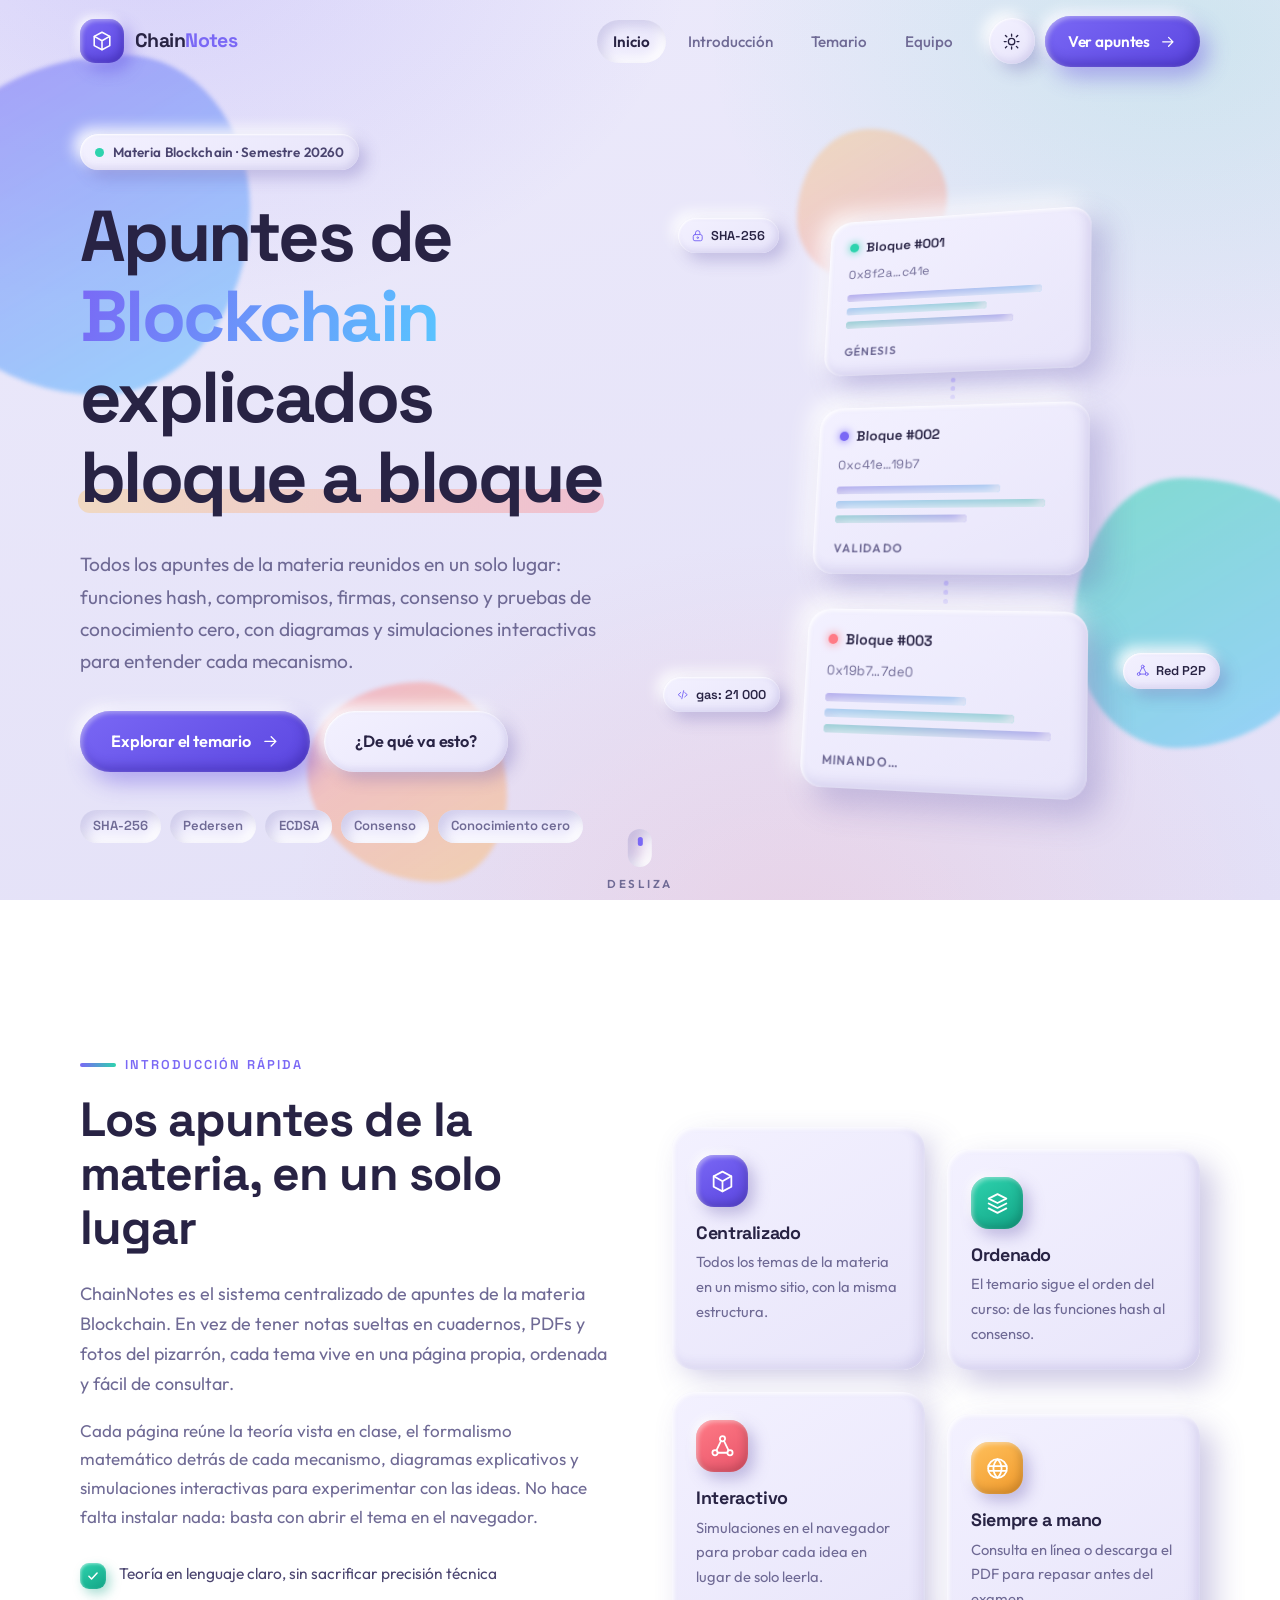
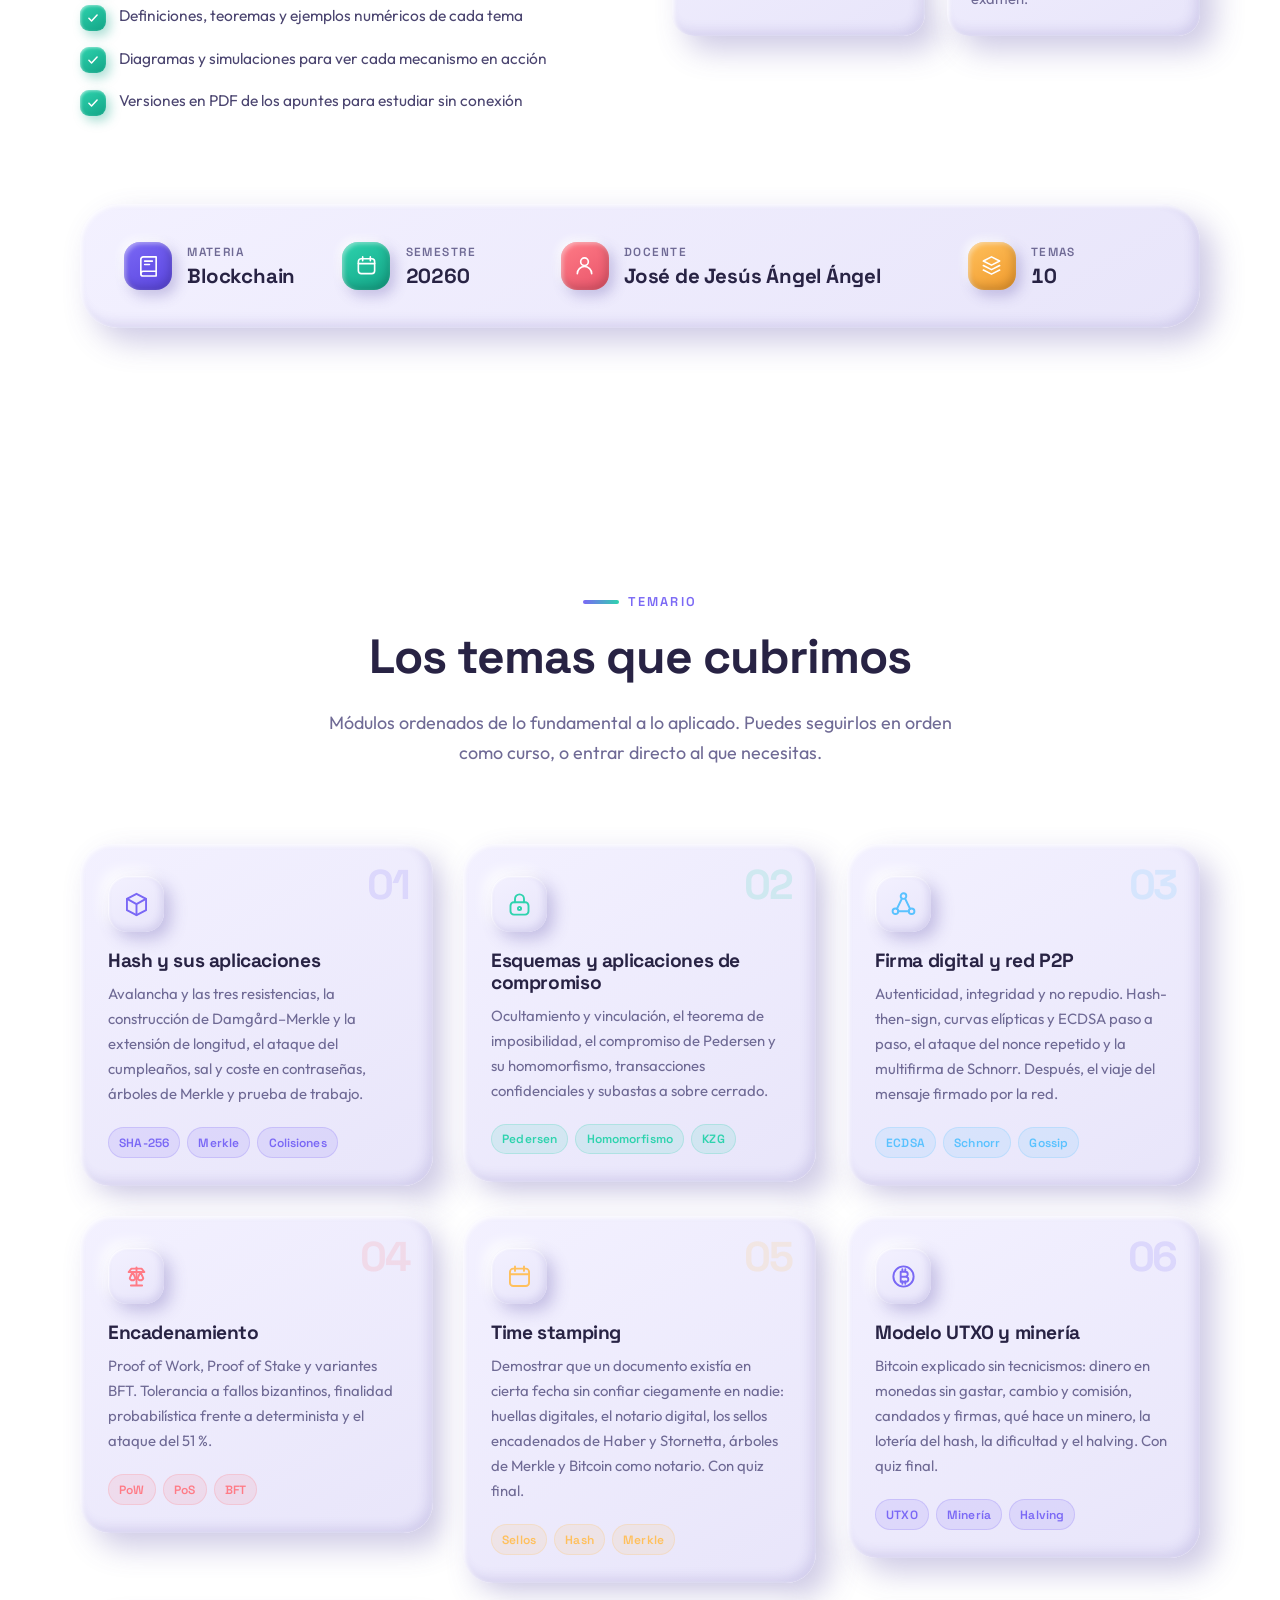
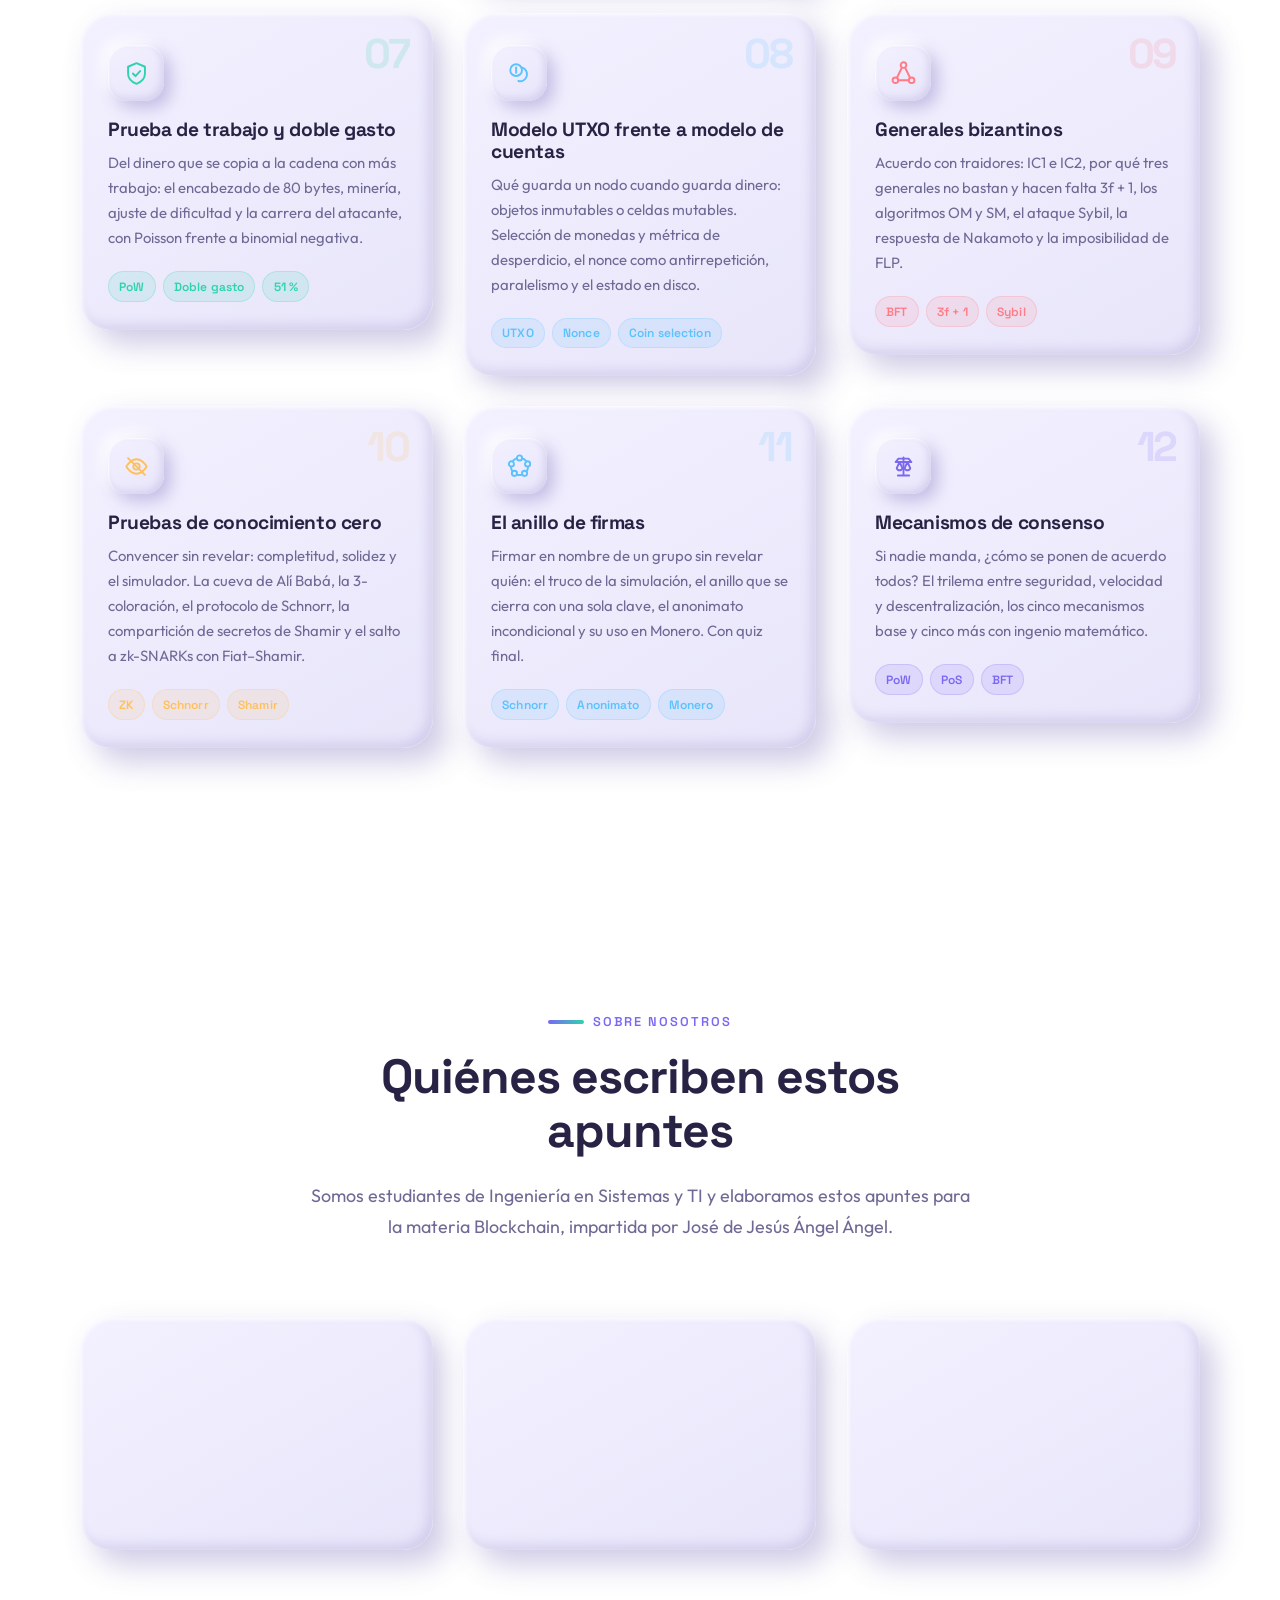
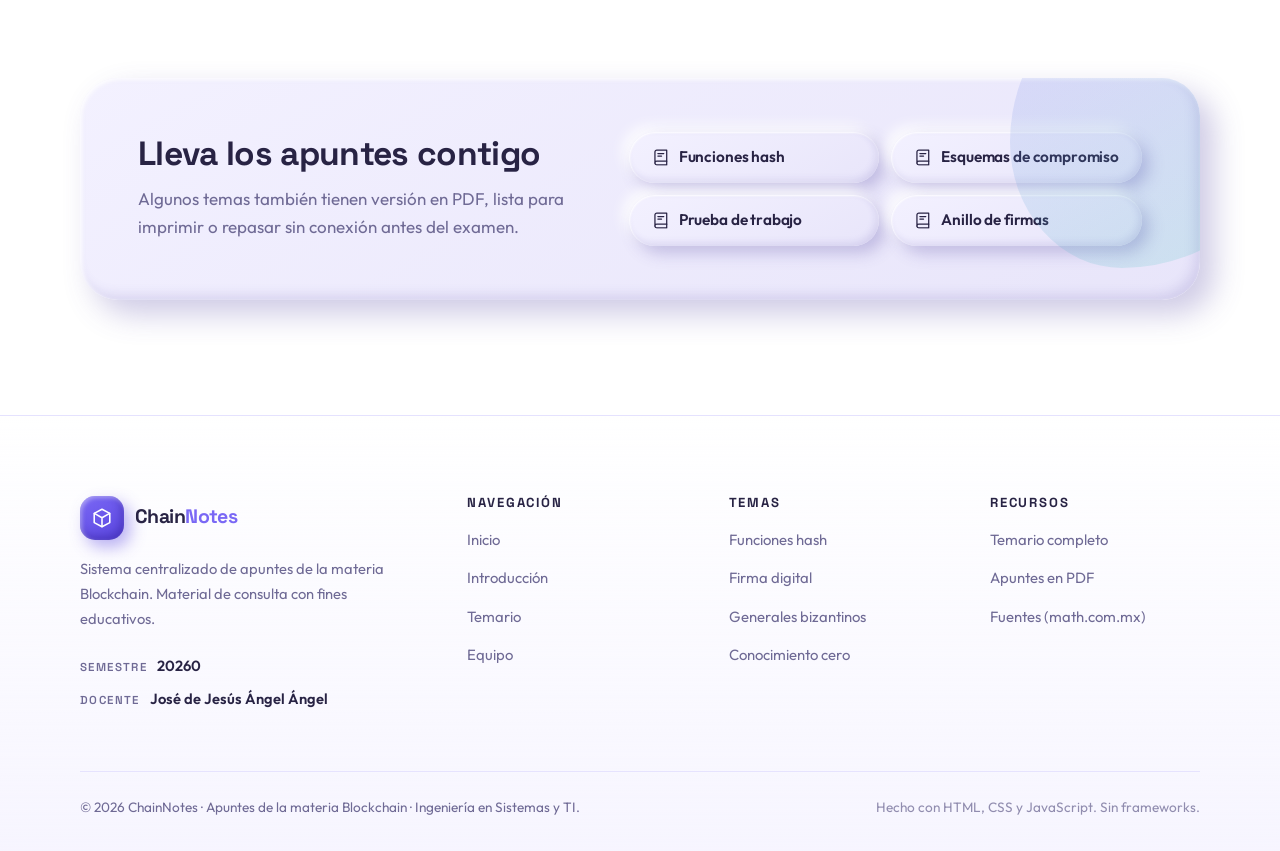
<file: index.html>
<!DOCTYPE html>
<html lang="es">
<head>
<meta charset="UTF-8">
<meta name="viewport" content="width=device-width, initial-scale=1">
<title>ChainNotes — Portafolio de Apuntes de Blockchain</title>
<meta name="description" content="Portafolio de apuntes de Blockchain: fundamentos, criptografía, consenso, smart contracts, DeFi, capa 2 y seguridad. Material de estudio explicado con claridad.">
<link rel="icon" href="assets/favicon.svg" type="image/svg+xml">
<link rel="preconnect" href="https://fonts.googleapis.com">
<link rel="preconnect" href="https://fonts.gstatic.com" crossorigin>
<link href="https://fonts.googleapis.com/css2?family=Outfit:wght@300;400;500;600;700;800&family=Space+Grotesk:wght@400;500;600;700&display=swap" rel="stylesheet">
<link rel="stylesheet" href="assets/css/styles.css">
</head>
<body>

<!-- ============ SPRITE DE ICONOS ============ -->
<svg class="sprite" aria-hidden="true" focusable="false" xmlns="http://www.w3.org/2000/svg">
  <symbol id="i-cube" viewBox="0 0 24 24"><path d="M12 2.5 20.5 7v10L12 21.5 3.5 17V7L12 2.5Z"/><path d="M3.7 7 12 11.7 20.3 7M12 11.7V21.4"/></symbol>
  <symbol id="i-lock" viewBox="0 0 24 24"><rect x="4" y="10" width="16" height="11" rx="3"/><path d="M8 10V7a4 4 0 0 1 8 0v3"/><circle cx="12" cy="15.5" r="1.4"/></symbol>
  <symbol id="i-nodes" viewBox="0 0 24 24"><circle cx="12" cy="4.5" r="2.5"/><circle cx="4.8" cy="18" r="2.5"/><circle cx="19.2" cy="18" r="2.5"/><path d="M10.6 6.7 6.2 15.8M13.4 6.7l4.4 9.1M7.3 18h9.4"/></symbol>
  <symbol id="i-bitcoin" viewBox="0 0 24 24"><circle cx="12" cy="12" r="9"/><path d="M9.5 7.8h4.1a2.2 2.2 0 0 1 0 4.4H9.5m0 0h4.6a2.2 2.2 0 0 1 0 4.4H9.5m0-8.8v8.8M11 5.6v2.2m0 8.4v2.2m2.6-12.8v2.2m0 8.4v2.2"/></symbol>
  <symbol id="i-eth" viewBox="0 0 24 24"><path d="M12 2.5 5.5 13 12 16.8 18.5 13 12 2.5Z"/><path d="m5.5 14.6 6.5 6.9 6.5-6.9L12 18.4 5.5 14.6Z"/></symbol>
  <symbol id="i-code" viewBox="0 0 24 24"><path d="m8.5 8-4.6 4 4.6 4M15.5 8l4.6 4-4.6 4M13.6 4.8 10.4 19.2"/></symbol>
  <symbol id="i-token" viewBox="0 0 24 24"><circle cx="9" cy="9" r="5.2"/><path d="M13.9 6.6A5.2 5.2 0 1 1 11 18.7"/><path d="M9 6.6v4.8"/></symbol>
  <symbol id="i-defi" viewBox="0 0 24 24"><path d="M3.5 19.5h17M6 19.5v-6M11 19.5V8M16 19.5v-9"/><path d="m5 10 5.6-5.2 4 2.6 4.6-4.1"/></symbol>
  <symbol id="i-layers" viewBox="0 0 24 24"><path d="m12 3 8.5 4.3L12 11.6 3.5 7.3 12 3Z"/><path d="m3.5 12 8.5 4.3 8.5-4.3M3.5 16.7 12 21l8.5-4.3"/></symbol>
  <symbol id="i-shield" viewBox="0 0 24 24"><path d="M12 2.8 19.5 6v6.1c0 4.2-3 7.5-7.5 9.1-4.5-1.6-7.5-4.9-7.5-9.1V6L12 2.8Z"/><path d="m8.8 12 2.3 2.4 4.1-4.6"/></symbol>
  <symbol id="i-ring" viewBox="0 0 24 24"><path d="M15.13 5.07A7.6 7.6 0 0 1 17.62 6.88M19.55 12.83A7.6 7.6 0 0 1 18.60 15.76M13.54 19.44A7.6 7.6 0 0 1 10.46 19.44M5.40 15.76A7.6 7.6 0 0 1 4.45 12.83M6.38 6.88A7.6 7.6 0 0 1 8.87 5.07"/><circle cx="12.0" cy="4.4" r="2.3"/><circle cx="19.2" cy="9.7" r="2.3"/><circle cx="16.5" cy="18.1" r="2.3"/><circle cx="7.5" cy="18.1" r="2.3"/><circle cx="4.8" cy="9.7" r="2.3"/></symbol>
  <symbol id="i-globe" viewBox="0 0 24 24"><circle cx="12" cy="12" r="9"/><path d="M3.3 9.8h17.4M3.3 14.2h17.4"/><path d="M12 3c-2.6 2.6-3.9 5.6-3.9 9s1.3 6.4 3.9 9c2.6-2.6 3.9-5.6 3.9-9S14.6 5.6 12 3Z"/></symbol>
  <symbol id="i-scale" viewBox="0 0 24 24"><path d="M12 4v16M7 20h10M5 8h14l-2.5-3h-9L5 8Z"/><path d="M8.5 8 6 13.5a2.6 2.6 0 0 0 5 0L8.5 8ZM15.5 8 13 13.5a2.6 2.6 0 0 0 5 0L15.5 8Z"/></symbol>
  <symbol id="i-eyeoff" viewBox="0 0 24 24"><path d="M3 12s3.5-6.5 9-6.5S21 12 21 12s-3.5 6.5-9 6.5S3 12 3 12Z"/><circle cx="12" cy="12" r="2.8"/><path d="M4.5 4.5l15 15"/></symbol>
  <symbol id="i-arrow" viewBox="0 0 24 24"><path d="M5 12h14M13 6l6 6-6 6"/></symbol>
  <symbol id="i-check" viewBox="0 0 24 24"><path d="m5 12.5 4.5 4.5L19 7"/></symbol>
  <symbol id="i-sun" viewBox="0 0 24 24"><circle cx="12" cy="12" r="4"/><path d="M12 2.8v2.4M12 18.8v2.4M4.3 4.3l1.7 1.7M18 18l1.7 1.7M2.8 12h2.4M18.8 12h2.4M4.3 19.7 6 18M18 6l1.7-1.7"/></symbol>
  <symbol id="i-moon" viewBox="0 0 24 24"><path d="M20 14.4A8.2 8.2 0 0 1 9.6 4 8.5 8.5 0 1 0 20 14.4Z"/></symbol>
  <symbol id="i-book" viewBox="0 0 24 24"><path d="M4 5.5A2.5 2.5 0 0 1 6.5 3H20v15H6.5A2.5 2.5 0 0 0 4 20.5v-15Z"/><path d="M4 20.5A2.5 2.5 0 0 0 6.5 23H20v-5M8 7.5h8M8 11h5"/></symbol>
  <symbol id="i-calendar" viewBox="0 0 24 24"><rect x="3.5" y="5" width="17" height="15.5" rx="3"/><path d="M3.5 10h17M8 3v4M16 3v4"/></symbol>
  <symbol id="i-user" viewBox="0 0 24 24"><circle cx="12" cy="8" r="4"/><path d="M4.5 20.5a7.5 7.5 0 0 1 15 0"/></symbol>
  <symbol id="i-cap" viewBox="0 0 24 24"><path d="M12 4 2.5 9 12 14l9.5-5L12 4Z"/><path d="M6.5 11.2v4.6c0 1.6 2.5 3.2 5.5 3.2s5.5-1.6 5.5-3.2v-4.6M21.5 9v5.5"/></symbol>
</svg>

<div class="scroll-progress" aria-hidden="true"><span id="progressBar"></span></div>
<a class="skip-link" href="#intro">Saltar al contenido</a>

<!-- ============ HEADER ============ -->
<header class="header" id="header">
  <div class="container header__inner">
    <a class="brand" href="#inicio" aria-label="ChainNotes, ir al inicio">
      <span class="brand__mark" aria-hidden="true"><svg viewBox="0 0 24 24"><use href="#i-cube"/></svg></span>
      <span class="brand__text">Chain<em>Notes</em></span>
    </a>

    <nav class="nav" id="nav" aria-label="Navegación principal">
      <ul class="nav__list">
        <li><a class="nav__link is-active" href="#inicio">Inicio</a></li>
        <li><a class="nav__link" href="#intro">Introducción</a></li>
        <li><a class="nav__link" href="#temas">Temario</a></li>
        <li><a class="nav__link" href="#equipo">Equipo</a></li>
      </ul>
    </nav>

    <div class="header__actions">
      <button class="clay-btn clay-btn--icon" id="themeToggle" type="button" aria-label="Cambiar tema" title="Cambiar tema">
        <svg class="ico-sun" viewBox="0 0 24 24"><use href="#i-sun"/></svg>
        <svg class="ico-moon" viewBox="0 0 24 24"><use href="#i-moon"/></svg>
      </button>
      <a class="clay-btn clay-btn--primary header__cta" href="#temas">
        Ver apuntes <svg viewBox="0 0 24 24"><use href="#i-arrow"/></svg>
      </a>
      <button class="burger" id="burger" type="button" aria-label="Abrir menú" aria-expanded="false" aria-controls="nav">
        <span></span><span></span><span></span>
      </button>
    </div>
  </div>
</header>

<main>

<!-- ============ HERO ============ -->
<section class="hero" id="inicio">
  <div class="blobs" aria-hidden="true">
    <span class="blob blob--1" data-parallax="0.16"></span>
    <span class="blob blob--2" data-parallax="-0.10"></span>
    <span class="blob blob--3" data-parallax="0.07"></span>
    <span class="blob blob--4" data-parallax="-0.05"></span>
  </div>

  <div class="container hero__inner">
    <div class="hero__copy">
      <span class="badge anim" style="--d:0ms">
        <span class="badge__dot"></span> Materia Blockchain · Semestre 20260
      </span>

      <h1 class="hero__title anim" style="--d:90ms">
        Apuntes de <span class="grad">Blockchain</span><br>
        explicados <span class="underlined">bloque a bloque</span>
      </h1>

      <p class="hero__lead anim" style="--d:180ms">
        Todos los apuntes de la materia reunidos en un solo lugar: funciones hash,
        compromisos, firmas, consenso y pruebas de conocimiento cero, con diagramas
        y simulaciones interactivas para entender cada mecanismo.
      </p>

      <div class="hero__actions anim" style="--d:270ms">
        <a class="clay-btn clay-btn--primary clay-btn--lg" href="#temas">
          Explorar el temario <svg viewBox="0 0 24 24"><use href="#i-arrow"/></svg>
        </a>
        <a class="clay-btn clay-btn--lg" href="#intro">¿De qué va esto?</a>
      </div>

      <ul class="hero__chips anim" style="--d:360ms">
        <li>SHA-256</li><li>Pedersen</li><li>ECDSA</li><li>Consenso</li><li>Conocimiento cero</li>
      </ul>
    </div>

    <div class="hero__visual anim anim--scale" style="--d:240ms" aria-hidden="true">
      <div class="chain">
        <article class="clay-card block block--1">
          <header class="block__head"><span class="dot dot--mint"></span> Bloque #001</header>
          <p class="block__hash">0x8f2a…c41e</p>
          <div class="block__bars"><i style="--w:88%"></i><i style="--w:64%"></i><i style="--w:76%"></i></div>
          <footer class="block__foot">Génesis</footer>
        </article>

        <span class="chain__link"><i></i><i></i><i></i></span>

        <article class="clay-card block block--2">
          <header class="block__head"><span class="dot dot--violet"></span> Bloque #002</header>
          <p class="block__hash">0xc41e…19b7</p>
          <div class="block__bars"><i style="--w:72%"></i><i style="--w:91%"></i><i style="--w:58%"></i></div>
          <footer class="block__foot">Validado</footer>
        </article>

        <span class="chain__link"><i></i><i></i><i></i></span>

        <article class="clay-card block block--3">
          <header class="block__head"><span class="dot dot--coral"></span> Bloque #003</header>
          <p class="block__hash">0x19b7…7de0</p>
          <div class="block__bars"><i style="--w:60%"></i><i style="--w:80%"></i><i style="--w:95%"></i></div>
          <footer class="block__foot">Minando…</footer>
        </article>
      </div>

      <div class="float-tag float-tag--a"><svg viewBox="0 0 24 24"><use href="#i-lock"/></svg> SHA-256</div>
      <div class="float-tag float-tag--b"><svg viewBox="0 0 24 24"><use href="#i-nodes"/></svg> Red P2P</div>
      <div class="float-tag float-tag--c"><svg viewBox="0 0 24 24"><use href="#i-code"/></svg> gas: 21 000</div>
    </div>
  </div>

  <div class="hero__scroll" aria-hidden="true"><span></span>desliza</div>
</section>

<!-- ============ INTRODUCCIÓN ============ -->
<section class="section intro" id="intro">
  <div class="container">
    <div class="intro__grid">
      <div class="intro__text reveal">
        <span class="eyebrow"><span class="eyebrow__line"></span> Introducción rápida</span>
        <h2 class="section__title">Los apuntes de la materia, en un solo lugar</h2>
        <p class="section__lead">
          ChainNotes es el sistema centralizado de apuntes de la materia Blockchain.
          En vez de tener notas sueltas en cuadernos, PDFs y fotos del pizarrón,
          cada tema vive en una página propia, ordenada y fácil de consultar.
        </p>
        <p class="muted-p">
          Cada página reúne la teoría vista en clase, el formalismo matemático detrás
          de cada mecanismo, diagramas explicativos y simulaciones interactivas para
          experimentar con las ideas. No hace falta instalar nada: basta con abrir el
          tema en el navegador.
        </p>

        <ul class="check-list">
          <li><span class="check"><svg viewBox="0 0 24 24"><use href="#i-check"/></svg></span> Teoría en lenguaje claro, sin sacrificar precisión técnica</li>
          <li><span class="check"><svg viewBox="0 0 24 24"><use href="#i-check"/></svg></span> Definiciones, teoremas y ejemplos numéricos de cada tema</li>
          <li><span class="check"><svg viewBox="0 0 24 24"><use href="#i-check"/></svg></span> Diagramas y simulaciones para ver cada mecanismo en acción</li>
          <li><span class="check"><svg viewBox="0 0 24 24"><use href="#i-check"/></svg></span> Versiones en PDF de los apuntes para estudiar sin conexión</li>
        </ul>
      </div>

      <div class="intro__cards">
        <article class="clay-card feature reveal" style="--d:60ms">
          <span class="feature__icon feature__icon--violet"><svg viewBox="0 0 24 24"><use href="#i-cube"/></svg></span>
          <h3>Centralizado</h3>
          <p>Todos los temas de la materia en un mismo sitio, con la misma estructura.</p>
        </article>
        <article class="clay-card feature reveal" style="--d:140ms">
          <span class="feature__icon feature__icon--mint"><svg viewBox="0 0 24 24"><use href="#i-layers"/></svg></span>
          <h3>Ordenado</h3>
          <p>El temario sigue el orden del curso: de las funciones hash al consenso.</p>
        </article>
        <article class="clay-card feature reveal" style="--d:220ms">
          <span class="feature__icon feature__icon--coral"><svg viewBox="0 0 24 24"><use href="#i-nodes"/></svg></span>
          <h3>Interactivo</h3>
          <p>Simulaciones en el navegador para probar cada idea en lugar de solo leerla.</p>
        </article>
        <article class="clay-card feature reveal" style="--d:300ms">
          <span class="feature__icon feature__icon--amber"><svg viewBox="0 0 24 24"><use href="#i-globe"/></svg></span>
          <h3>Siempre a mano</h3>
          <p>Consulta en línea o descarga el PDF para repasar antes del examen.</p>
        </article>
      </div>
    </div>

    <div class="course clay-card reveal">
      <div class="course__item">
        <span class="course__icon course__icon--violet"><svg viewBox="0 0 24 24"><use href="#i-book"/></svg></span>
        <div>
          <span class="course__label">Materia</span>
          <strong class="course__value">Blockchain</strong>
        </div>
      </div>
      <div class="course__item">
        <span class="course__icon course__icon--mint"><svg viewBox="0 0 24 24"><use href="#i-calendar"/></svg></span>
        <div>
          <span class="course__label">Semestre</span>
          <strong class="course__value">20260</strong>
        </div>
      </div>
      <div class="course__item course__item--wide">
        <span class="course__icon course__icon--coral"><svg viewBox="0 0 24 24"><use href="#i-user"/></svg></span>
        <div>
          <span class="course__label">Docente</span>
          <strong class="course__value">José de Jesús Ángel Ángel</strong>
        </div>
      </div>
      <div class="course__item">
        <span class="course__icon course__icon--amber"><svg viewBox="0 0 24 24"><use href="#i-layers"/></svg></span>
        <div>
          <span class="course__label">Temas</span>
          <strong class="course__value" data-count="11">0</strong>
        </div>
      </div>
    </div>
  </div>
</section>

<!-- ============ TEMARIO ============ -->
<section class="section topics" id="temas">
  <div class="container">
    <header class="section__head reveal">
      <span class="eyebrow"><span class="eyebrow__line"></span> Temario</span>
      <h2 class="section__title">Los temas que cubrimos</h2>
      <p class="section__lead section__lead--center">
        Módulos ordenados de lo fundamental a lo aplicado. Puedes seguirlos en
        orden como curso, o entrar directo al que necesitas.
      </p>
    </header>

    <div class="topics__grid">
      <a href="temas/hash.html" class="topic__link">
      <article class="clay-card topic reveal" data-tilt style="--accent:var(--violet)">
        <span class="topic__num">01</span>
        <span class="topic__icon"><svg viewBox="0 0 24 24"><use href="#i-cube"/></svg></span>
        <h3 class="topic__title">Hash y sus aplicaciones</h3>
        <p class="topic__desc">Avalancha y las tres resistencias, la construcción de Damgård–Merkle y la extensión de longitud, el ataque del cumpleaños, sal y coste en contraseñas, árboles de Merkle y prueba de trabajo.</p>
        <ul class="topic__tags"><li>SHA-256</li><li>Merkle</li><li>Colisiones</li></ul>
      </article>
      </a>

      <a href="temas/compromisos.html" class="topic__link">
      <article class="clay-card topic reveal" data-tilt style="--accent:var(--mint); --d:60ms">
        <span class="topic__num">02</span>
        <span class="topic__icon"><svg viewBox="0 0 24 24"><use href="#i-lock"/></svg></span>
        <h3 class="topic__title">Esquemas y aplicaciones de compromiso</h3>
        <p class="topic__desc">Ocultamiento y vinculación, el teorema de imposibilidad, el compromiso de Pedersen y su homomorfismo, transacciones confidenciales y subastas a sobre cerrado.</p>
        <ul class="topic__tags"><li>Pedersen</li><li>Homomorfismo</li><li>KZG</li></ul>
      </article>
      </a>

      <a href="temas/firma-digital.html" class="topic__link">
      <article class="clay-card topic reveal" data-tilt style="--accent:var(--sky); --d:120ms">
        <span class="topic__num">03</span>
        <span class="topic__icon"><svg viewBox="0 0 24 24"><use href="#i-nodes"/></svg></span>
        <h3 class="topic__title">Firma digital y red P2P</h3>
        <p class="topic__desc">Autenticidad, integridad y no repudio. Hash-then-sign, curvas elípticas y ECDSA paso a paso, el ataque del nonce repetido y la multifirma de Schnorr. Después, el viaje del mensaje firmado por la red.</p>
        <ul class="topic__tags"><li>ECDSA</li><li>Schnorr</li><li>Gossip</li></ul>
      </article>
      </a>

      <a href="temas/encadenamiento.html" class="topic__link">
      <article class="clay-card topic reveal" data-tilt style="--accent:var(--coral); --d:180ms">
        <span class="topic__num">04</span>
        <span class="topic__icon"><svg viewBox="0 0 24 24"><use href="#i-scale"/></svg></span>
        <h3 class="topic__title">Encadenamiento</h3>
        <p class="topic__desc">Proof of Work, Proof of Stake y variantes BFT. Tolerancia a fallos bizantinos, finalidad probabilística frente a determinista y el ataque del 51 %.</p>
        <ul class="topic__tags"><li>PoW</li><li>PoS</li><li>BFT</li></ul>
      </article>
      </a>

      <a href="temas/timestamping.html" class="topic__link">
      <article class="clay-card topic reveal" data-tilt style="--accent:var(--amber)">
        <span class="topic__num">05</span>
        <span class="topic__icon"><svg viewBox="0 0 24 24"><use href="#i-calendar"/></svg></span>
        <h3 class="topic__title">Time stamping</h3>
        <p class="topic__desc">Demostrar que un documento existía en cierta fecha sin confiar ciegamente en nadie: huellas digitales, el notario digital, los sellos encadenados de Haber y Stornetta, árboles de Merkle y Bitcoin como notario. Con quiz final.</p>
        <ul class="topic__tags"><li>Sellos</li><li>Hash</li><li>Merkle</li></ul>
      </article>
      </a>
      
      <a href="temas/utxo-y-mineria.html" class="topic__link">
      <article class="clay-card topic reveal" data-tilt style="--accent:var(--violet); --d:60ms">
        <span class="topic__num">06</span>
        <span class="topic__icon"><svg viewBox="0 0 24 24"><use href="#i-bitcoin"/></svg></span>
        <h3 class="topic__title">Modelo UTXO y minería</h3>
        <p class="topic__desc">Bitcoin explicado sin tecnicismos: dinero en monedas sin gastar, cambio y comisión, candados y firmas, qué hace un minero, la lotería del hash, la dificultad y el halving. Con quiz final.</p>
        <ul class="topic__tags"><li>UTXO</li><li>Minería</li><li>Halving</li></ul>
      </article>
      </a>

      <a href="temas/prueba-de-trabajo.html" class="topic__link">
      <article class="clay-card topic reveal" data-tilt style="--accent:var(--mint); --d:120ms">
        <span class="topic__num">07</span>
        <span class="topic__icon"><svg viewBox="0 0 24 24"><use href="#i-shield"/></svg></span>
        <h3 class="topic__title">Prueba de trabajo y doble gasto</h3>
        <p class="topic__desc">Del dinero que se copia a la cadena con más trabajo: el encabezado de 80 bytes, minería, ajuste de dificultad y la carrera del atacante, con Poisson frente a binomial negativa.</p>
        <ul class="topic__tags"><li>PoW</li><li>Doble gasto</li><li>51 %</li></ul>
      </article>
      </a>

      <a href="temas/utxo-vs-cuentas.html" class="topic__link">
      <article class="clay-card topic reveal" data-tilt style="--accent:var(--sky); --d:180ms">
        <span class="topic__num">08</span>
        <span class="topic__icon"><svg viewBox="0 0 24 24"><use href="#i-token"/></svg></span>
        <h3 class="topic__title">Modelo UTXO frente a modelo de cuentas</h3>
        <p class="topic__desc">Qué guarda un nodo cuando guarda dinero: objetos inmutables o celdas mutables. Selección de monedas y métrica de desperdicio, el nonce como antirrepetición, paralelismo y el estado en disco.</p>
        <ul class="topic__tags"><li>UTXO</li><li>Nonce</li><li>Coin selection</li></ul>
      </article>
      </a>

      <a href="temas/generales-bizantinos.html" class="topic__link">
      <article class="clay-card topic reveal" data-tilt style="--accent:var(--coral); --d:240ms">
        <span class="topic__num">09</span>
        <span class="topic__icon"><svg viewBox="0 0 24 24"><use href="#i-nodes"/></svg></span>
        <h3 class="topic__title">Generales bizantinos</h3>
        <p class="topic__desc">Acuerdo con traidores: IC1 e IC2, por qué tres generales no bastan y hacen falta 3f + 1, los algoritmos OM y SM, el ataque Sybil, la respuesta de Nakamoto y la imposibilidad de FLP.</p>
        <ul class="topic__tags"><li>BFT</li><li>3f + 1</li><li>Sybil</li></ul>
      </article>
      </a>

      <a href="temas/conocimiento-cero.html" class="topic__link">
      <article class="clay-card topic reveal" data-tilt style="--accent:var(--amber); --d:60ms">
        <span class="topic__num">10</span>
        <span class="topic__icon"><svg viewBox="0 0 24 24"><use href="#i-eyeoff"/></svg></span>
        <h3 class="topic__title">Pruebas de conocimiento cero</h3>
        <p class="topic__desc">Convencer sin revelar: completitud, solidez y el simulador. La cueva de Alí Babá, la 3-coloración, el protocolo de Schnorr, la compartición de secretos de Shamir y el salto a zk-SNARKs con Fiat–Shamir.</p>
        <ul class="topic__tags"><li>ZK</li><li>Schnorr</li><li>Shamir</li></ul>
      </article>
      </a>

      <a href="temas/anillo-de-firmas.html" class="topic__link">
      <article class="clay-card topic reveal" data-tilt style="--accent:var(--sky); --d:120ms">
        <span class="topic__num">11</span>
        <span class="topic__icon"><svg viewBox="0 0 24 24"><use href="#i-ring"/></svg></span>
        <h3 class="topic__title">El anillo de firmas</h3>
        <p class="topic__desc">Firmar en nombre de un grupo sin revelar quién: el truco de la simulación, el anillo que se cierra con una sola clave, el anonimato incondicional y su uso en Monero. Con quiz final.</p>
        <ul class="topic__tags"><li>Schnorr</li><li>Anonimato</li><li>Monero</li></ul>
      </article>
      </a>

      <a href="temas/consenso.html" class="topic__link">
      <article class="clay-card topic reveal" data-tilt style="--accent:var(--violet); --d:180ms">
        <span class="topic__num">12</span>
        <span class="topic__icon"><svg viewBox="0 0 24 24"><use href="#i-scale"/></svg></span>
        <h3 class="topic__title">Mecanismos de consenso</h3>
        <p class="topic__desc">Si nadie manda, ¿cómo se ponen de acuerdo todos? El trilema entre seguridad, velocidad y descentralización, los cinco mecanismos base y cinco más con ingenio matemático.</p>
        <ul class="topic__tags"><li>PoW</li><li>PoS</li><li>BFT</li></ul>
      </article>
      </a>

    </div>
  </div>
</section>

<!-- ============ EQUIPO ============ -->
<section class="section team" id="equipo">
  <div class="container">
    <header class="section__head reveal">
      <span class="eyebrow"><span class="eyebrow__line"></span> Sobre nosotros</span>
      <h2 class="section__title">Quiénes escriben estos apuntes</h2>
      <p class="section__lead section__lead--center">
        Somos estudiantes de Ingeniería en Sistemas y TI y elaboramos estos apuntes
        para la materia Blockchain, impartida por José de Jesús Ángel Ángel.
      </p>
    </header>

    <div class="team__grid">

      <article class="clay-card person reveal" data-tilt>
        <div class="person__avatar" style="--a1:var(--violet); --a2:var(--sky)"><span>EG</span></div>
        <h3 class="person__name">Emilio Guzmán</h3>
        <p class="person__role"><svg viewBox="0 0 24 24"><use href="#i-cap"/></svg> Ingeniería en Sistemas y TI</p>
      </article>

      <article class="clay-card person reveal" data-tilt style="--d:80ms">
        <div class="person__avatar" style="--a1:var(--mint); --a2:var(--sky)"><span>FR</span></div>
        <h3 class="person__name">Fernando Revilla</h3>
        <p class="person__role"><svg viewBox="0 0 24 24"><use href="#i-cap"/></svg> Ingeniería en Sistemas y TI</p>
      </article>

      <article class="clay-card person reveal" data-tilt style="--d:160ms">
        <div class="person__avatar" style="--a1:var(--coral); --a2:var(--amber)"><span>DB</span></div>
        <h3 class="person__name">Darina Basurto</h3>
        <p class="person__role"><svg viewBox="0 0 24 24"><use href="#i-cap"/></svg> Ingeniería en Sistemas y TI</p>
      </article>

    </div>
  </div>
</section>

<!-- ============ CTA ============ -->
<section class="cta-band" id="pdfs">
  <div class="container">
    <div class="clay-card cta reveal">
      <div class="cta__text">
        <h2>Lleva los apuntes contigo</h2>
        <p>Algunos temas también tienen versión en PDF, lista para imprimir o repasar sin conexión antes del examen.</p>
      </div>
      <div class="cta__actions cta__actions--pdfs">
        <a class="clay-btn" href="latex/funciones-hash.pdf" target="_blank" rel="noopener"><svg viewBox="0 0 24 24"><use href="#i-book"/></svg> Funciones hash</a>
        <a class="clay-btn" href="latex/esquemas-de-compromiso.pdf" target="_blank" rel="noopener"><svg viewBox="0 0 24 24"><use href="#i-book"/></svg> Esquemas de compromiso</a>
        <a class="clay-btn" href="latex/problemas.pdf" target="_blank" rel="noopener"><svg viewBox="0 0 24 24"><use href="#i-book"/></svg> Prueba de trabajo</a>
        <a class="clay-btn" href="latex/anillo-de-firmas.pdf" target="_blank" rel="noopener"><svg viewBox="0 0 24 24"><use href="#i-book"/></svg> Anillo de firmas</a>
      </div>
    </div>
  </div>
</section>

</main>

<!-- ============ FOOTER ============ -->
<footer class="footer">
  <div class="container">
    <div class="footer__grid">
      <div class="footer__brand">
        <a class="brand" href="#inicio">
          <span class="brand__mark" aria-hidden="true"><svg viewBox="0 0 24 24"><use href="#i-cube"/></svg></span>
          <span class="brand__text">Chain<em>Notes</em></span>
        </a>
        <p>Sistema centralizado de apuntes de la materia Blockchain. Material de consulta con fines educativos.</p>
        <dl class="footer__course">
          <div><dt>Semestre</dt><dd>20260</dd></div>
          <div><dt>Docente</dt><dd>José de Jesús Ángel Ángel</dd></div>
        </dl>
      </div>

      <nav class="footer__col" aria-label="Navegación del pie">
        <h3>Navegación</h3>
        <ul>
          <li><a href="#inicio">Inicio</a></li>
          <li><a href="#intro">Introducción</a></li>
          <li><a href="#temas">Temario</a></li>
          <li><a href="#equipo">Equipo</a></li>
        </ul>
      </nav>

      <nav class="footer__col" aria-label="Temas destacados">
        <h3>Temas</h3>
        <ul>
          <li><a href="temas/hash.html">Funciones hash</a></li>
          <li><a href="temas/firma-digital.html">Firma digital</a></li>
          <li><a href="temas/generales-bizantinos.html">Generales bizantinos</a></li>
          <li><a href="temas/conocimiento-cero.html">Conocimiento cero</a></li>
        </ul>
      </nav>

      <div class="footer__col">
        <h3>Recursos</h3>
        <ul>
          <li><a href="#temas">Temario completo</a></li>
          <li><a href="#pdfs">Apuntes en PDF</a></li>
          <li><a href="http://math.com.mx" target="_blank" rel="noopener">Fuentes (math.com.mx)</a></li>
        </ul>
      </div>
    </div>

    <div class="footer__bottom">
      <p>&copy; <span id="year">2026</span> ChainNotes · Apuntes de la materia Blockchain · Ingeniería en Sistemas y TI.</p>
      <p class="footer__note">Hecho con HTML, CSS y JavaScript. Sin frameworks.</p>
    </div>
  </div>
</footer>

<script src="assets/js/main.js" defer></script>
</body>
</html>
</file>
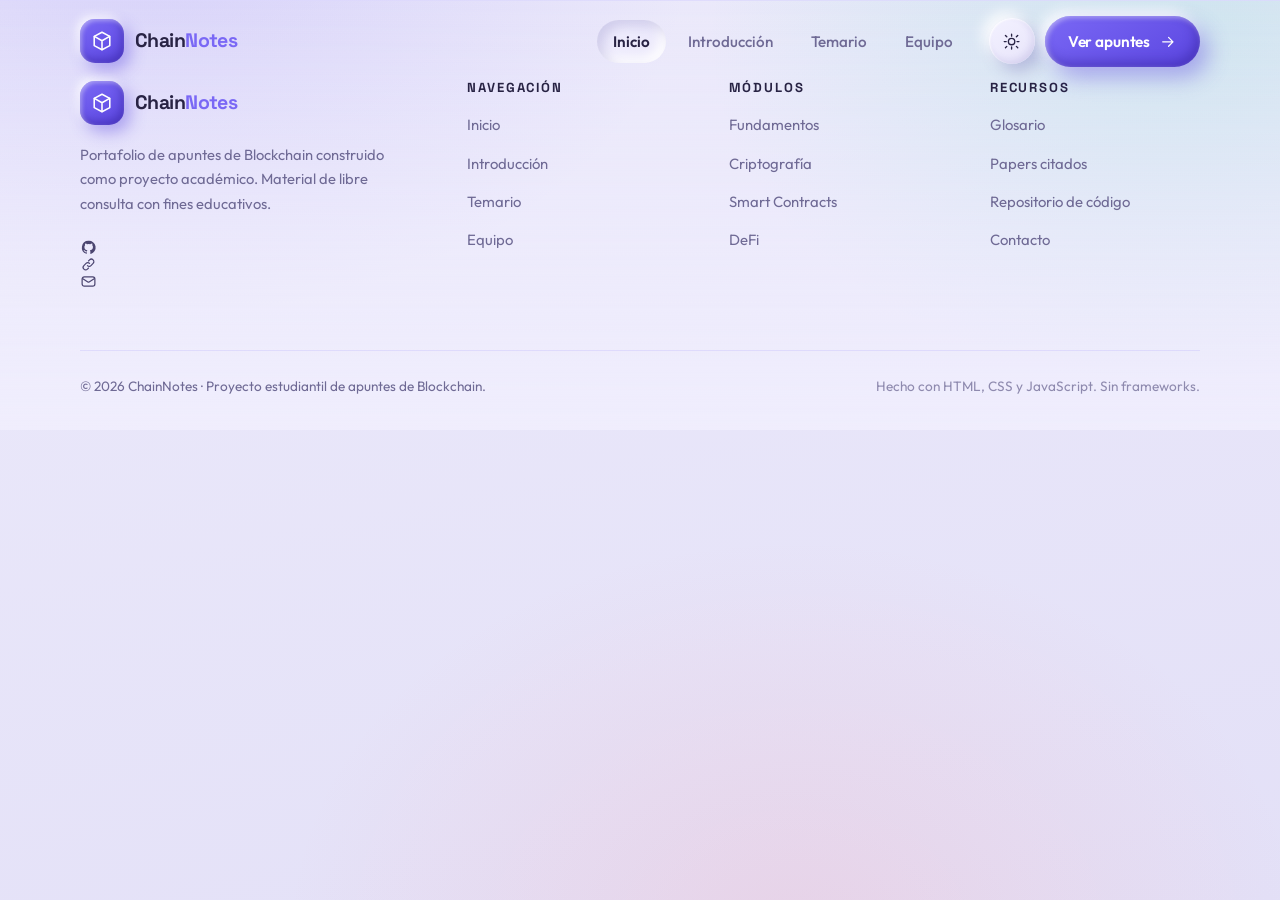
<file: compromisos.html>
<!DOCTYPE html>
<html lang="es">
<head>
<meta charset="UTF-8">
<meta name="viewport" content="width=device-width, initial-scale=1">
<title>ChainNotes — Portafolio de Apuntes de Blockchain</title>
<meta name="description" content="Portafolio de apuntes de Blockchain: fundamentos, criptografía, consenso, smart contracts, DeFi, capa 2 y seguridad. Material de estudio explicado con claridad.">
<link rel="icon" href="assets/favicon.svg" type="image/svg+xml">
<link rel="preconnect" href="https://fonts.googleapis.com">
<link rel="preconnect" href="https://fonts.gstatic.com" crossorigin>
<link href="https://fonts.googleapis.com/css2?family=Outfit:wght@300;400;500;600;700;800&family=Space+Grotesk:wght@400;500;600;700&display=swap" rel="stylesheet">
<link rel="stylesheet" href="assets/css/styles.css">
</head>
<body>

<!-- ============ SPRITE DE ICONOS ============ -->
<svg class="sprite" aria-hidden="true" focusable="false" xmlns="http://www.w3.org/2000/svg">
  <symbol id="i-cube" viewBox="0 0 24 24"><path d="M12 2.5 20.5 7v10L12 21.5 3.5 17V7L12 2.5Z"/><path d="M3.7 7 12 11.7 20.3 7M12 11.7V21.4"/></symbol>
  <symbol id="i-lock" viewBox="0 0 24 24"><rect x="4" y="10" width="16" height="11" rx="3"/><path d="M8 10V7a4 4 0 0 1 8 0v3"/><circle cx="12" cy="15.5" r="1.4"/></symbol>
  <symbol id="i-nodes" viewBox="0 0 24 24"><circle cx="12" cy="4.5" r="2.5"/><circle cx="4.8" cy="18" r="2.5"/><circle cx="19.2" cy="18" r="2.5"/><path d="M10.6 6.7 6.2 15.8M13.4 6.7l4.4 9.1M7.3 18h9.4"/></symbol>
  <symbol id="i-bitcoin" viewBox="0 0 24 24"><circle cx="12" cy="12" r="9"/><path d="M9.5 7.8h4.1a2.2 2.2 0 0 1 0 4.4H9.5m0 0h4.6a2.2 2.2 0 0 1 0 4.4H9.5m0-8.8v8.8M11 5.6v2.2m0 8.4v2.2m2.6-12.8v2.2m0 8.4v2.2"/></symbol>
  <symbol id="i-eth" viewBox="0 0 24 24"><path d="M12 2.5 5.5 13 12 16.8 18.5 13 12 2.5Z"/><path d="m5.5 14.6 6.5 6.9 6.5-6.9L12 18.4 5.5 14.6Z"/></symbol>
  <symbol id="i-code" viewBox="0 0 24 24"><path d="m8.5 8-4.6 4 4.6 4M15.5 8l4.6 4-4.6 4M13.6 4.8 10.4 19.2"/></symbol>
  <symbol id="i-token" viewBox="0 0 24 24"><circle cx="9" cy="9" r="5.2"/><path d="M13.9 6.6A5.2 5.2 0 1 1 11 18.7"/><path d="M9 6.6v4.8"/></symbol>
  <symbol id="i-defi" viewBox="0 0 24 24"><path d="M3.5 19.5h17M6 19.5v-6M11 19.5V8M16 19.5v-9"/><path d="m5 10 5.6-5.2 4 2.6 4.6-4.1"/></symbol>
  <symbol id="i-layers" viewBox="0 0 24 24"><path d="m12 3 8.5 4.3L12 11.6 3.5 7.3 12 3Z"/><path d="m3.5 12 8.5 4.3 8.5-4.3M3.5 16.7 12 21l8.5-4.3"/></symbol>
  <symbol id="i-shield" viewBox="0 0 24 24"><path d="M12 2.8 19.5 6v6.1c0 4.2-3 7.5-7.5 9.1-4.5-1.6-7.5-4.9-7.5-9.1V6L12 2.8Z"/><path d="m8.8 12 2.3 2.4 4.1-4.6"/></symbol>
  <symbol id="i-globe" viewBox="0 0 24 24"><circle cx="12" cy="12" r="9"/><path d="M3.3 9.8h17.4M3.3 14.2h17.4"/><path d="M12 3c-2.6 2.6-3.9 5.6-3.9 9s1.3 6.4 3.9 9c2.6-2.6 3.9-5.6 3.9-9S14.6 5.6 12 3Z"/></symbol>
  <symbol id="i-scale" viewBox="0 0 24 24"><path d="M12 4v16M7 20h10M5 8h14l-2.5-3h-9L5 8Z"/><path d="M8.5 8 6 13.5a2.6 2.6 0 0 0 5 0L8.5 8ZM15.5 8 13 13.5a2.6 2.6 0 0 0 5 0L15.5 8Z"/></symbol>
  <symbol id="i-arrow" viewBox="0 0 24 24"><path d="M5 12h14M13 6l6 6-6 6"/></symbol>
  <symbol id="i-check" viewBox="0 0 24 24"><path d="m5 12.5 4.5 4.5L19 7"/></symbol>
  <symbol id="i-github" viewBox="0 0 24 24"><path d="M12 2.6a9.4 9.4 0 0 0-3 18.3c.5.1.6-.2.6-.5v-1.7c-2.6.6-3.2-1.2-3.2-1.2-.4-1.1-1-1.4-1-1.4-.9-.6.1-.6.1-.6 1 .1 1.5 1 1.5 1 .9 1.5 2.3 1.1 2.9.8.1-.6.3-1.1.6-1.3-2.1-.2-4.3-1-4.3-4.6 0-1 .4-1.9 1-2.5-.1-.3-.4-1.3.1-2.6 0 0 .8-.3 2.6 1a9 9 0 0 1 4.7 0c1.8-1.3 2.6-1 2.6-1 .5 1.3.2 2.3.1 2.6.6.6 1 1.5 1 2.5 0 3.6-2.2 4.4-4.3 4.6.3.3.6.9.6 1.8v2.7c0 .3.2.6.7.5A9.4 9.4 0 0 0 12 2.6Z"/></symbol>
  <symbol id="i-link" viewBox="0 0 24 24"><path d="M10.5 13.5a3.5 3.5 0 0 0 5 0l3-3a3.5 3.5 0 0 0-5-5l-1.5 1.5"/><path d="M13.5 10.5a3.5 3.5 0 0 0-5 0l-3 3a3.5 3.5 0 0 0 5 5L12 17"/></symbol>
  <symbol id="i-mail" viewBox="0 0 24 24"><rect x="3" y="5.5" width="18" height="13" rx="3"/><path d="m4 8 7.1 4.6a1.7 1.7 0 0 0 1.8 0L20 8"/></symbol>
  <symbol id="i-sun" viewBox="0 0 24 24"><circle cx="12" cy="12" r="4"/><path d="M12 2.8v2.4M12 18.8v2.4M4.3 4.3l1.7 1.7M18 18l1.7 1.7M2.8 12h2.4M18.8 12h2.4M4.3 19.7 6 18M18 6l1.7-1.7"/></symbol>
  <symbol id="i-moon" viewBox="0 0 24 24"><path d="M20 14.4A8.2 8.2 0 0 1 9.6 4 8.5 8.5 0 1 0 20 14.4Z"/></symbol>
</svg>

<div class="scroll-progress" aria-hidden="true"><span id="progressBar"></span></div>
<a class="skip-link" href="#intro">Saltar al contenido</a>

<!-- ============ HEADER ============ -->
<header class="header" id="header">
  <div class="container header__inner">
    <a class="brand" href="#inicio" aria-label="ChainNotes, ir al inicio">
      <span class="brand__mark" aria-hidden="true"><svg viewBox="0 0 24 24"><use href="#i-cube"/></svg></span>
      <span class="brand__text">Chain<em>Notes</em></span>
    </a>

    <nav class="nav" id="nav" aria-label="Navegación principal">
      <ul class="nav__list">
        <li><a class="nav__link is-active" href="#inicio">Inicio</a></li>
        <li><a class="nav__link" href="#intro">Introducción</a></li>
        <li><a class="nav__link" href="#temas">Temario</a></li>
        <li><a class="nav__link" href="#equipo">Equipo</a></li>
      </ul>
    </nav>

    <div class="header__actions">
      <button class="clay-btn clay-btn--icon" id="themeToggle" type="button" aria-label="Cambiar tema" title="Cambiar tema">
        <svg class="ico-sun" viewBox="0 0 24 24"><use href="#i-sun"/></svg>
        <svg class="ico-moon" viewBox="0 0 24 24"><use href="#i-moon"/></svg>
      </button>
      <a class="clay-btn clay-btn--primary header__cta" href="#temas">
        Ver apuntes <svg viewBox="0 0 24 24"><use href="#i-arrow"/></svg>
      </a>
      <button class="burger" id="burger" type="button" aria-label="Abrir menú" aria-expanded="false" aria-controls="nav">
        <span></span><span></span><span></span>
      </button>
    </div>
  </div>
</header>

<main>



<!-- ============ FOOTER ============ -->
<footer class="footer">
  <div class="container">
    <div class="footer__grid">
      <div class="footer__brand">
        <a class="brand" href="#inicio">
          <span class="brand__mark" aria-hidden="true"><svg viewBox="0 0 24 24"><use href="#i-cube"/></svg></span>
          <span class="brand__text">Chain<em>Notes</em></span>
        </a>
        <p>Portafolio de apuntes de Blockchain construido como proyecto académico. Material de libre consulta con fines educativos.</p>
        <div class="footer__socials">
          <a href="#" aria-label="GitHub"><svg viewBox="0 0 24 24"><use href="#i-github"/></svg></a>
          <a href="#" aria-label="Sitio web"><svg viewBox="0 0 24 24"><use href="#i-link"/></svg></a>
          <a href="#" aria-label="Correo"><svg viewBox="0 0 24 24"><use href="#i-mail"/></svg></a>
        </div>
      </div>

      <nav class="footer__col" aria-label="Navegación del pie">
        <h3>Navegación</h3>
        <ul>
          <li><a href="#inicio">Inicio</a></li>
          <li><a href="#intro">Introducción</a></li>
          <li><a href="#temas">Temario</a></li>
          <li><a href="#equipo">Equipo</a></li>
        </ul>
      </nav>

      <nav class="footer__col" aria-label="Módulos destacados">
        <h3>Módulos</h3>
        <ul>
          <li><a href="#temas">Fundamentos</a></li>
          <li><a href="#temas">Criptografía</a></li>
          <li><a href="#temas">Smart Contracts</a></li>
          <li><a href="#temas">DeFi</a></li>
        </ul>
      </nav>

      <div class="footer__col">
        <h3>Recursos</h3>
        <ul>
          <li><a href="#">Glosario</a></li>
          <li><a href="#">Papers citados</a></li>
          <li><a href="#">Repositorio de código</a></li>
          <li><a href="#contacto">Contacto</a></li>
        </ul>
      </div>
    </div>

    <div class="footer__bottom">
      <p>&copy; <span id="year">2026</span> ChainNotes · Proyecto estudiantil de apuntes de Blockchain.</p>
      <p class="footer__note">Hecho con HTML, CSS y JavaScript. Sin frameworks.</p>
    </div>
  </div>
</footer>

<script src="assets/js/main.js" defer></script>
</body>
</html>
</file>
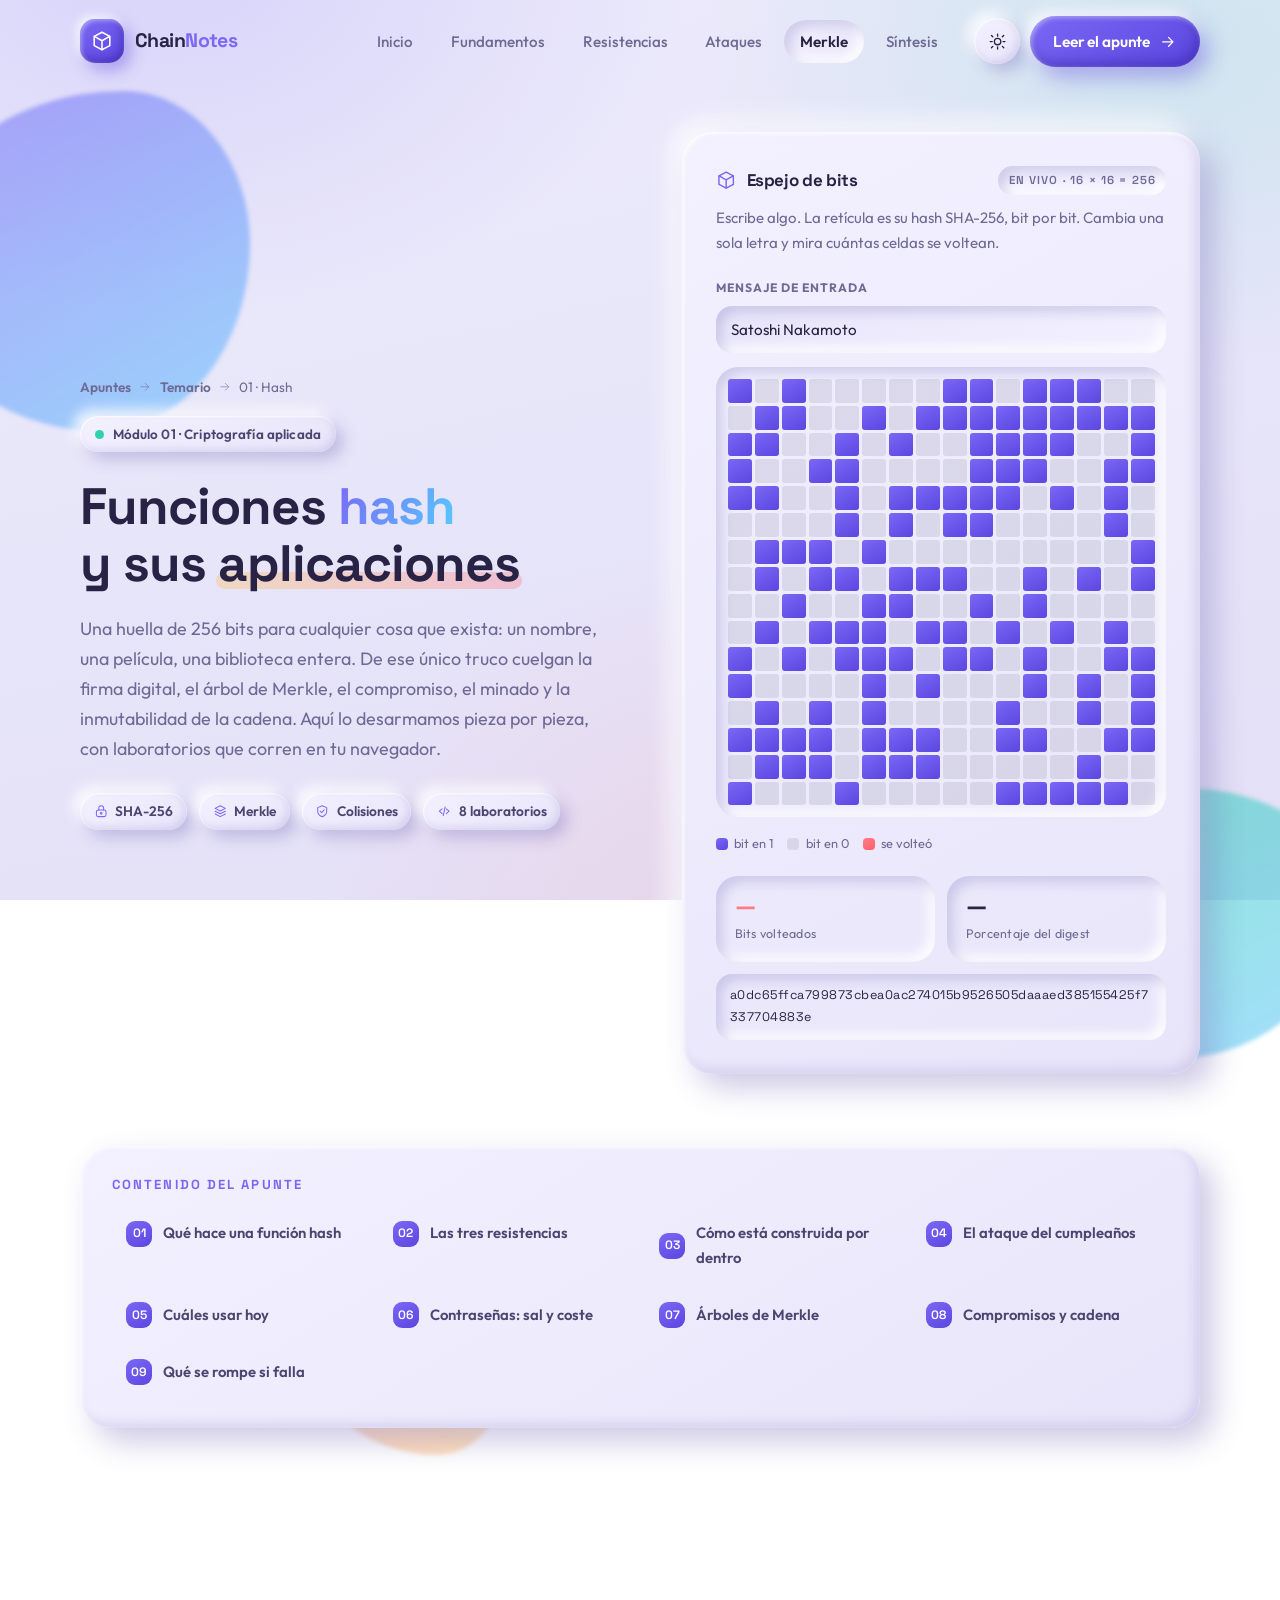
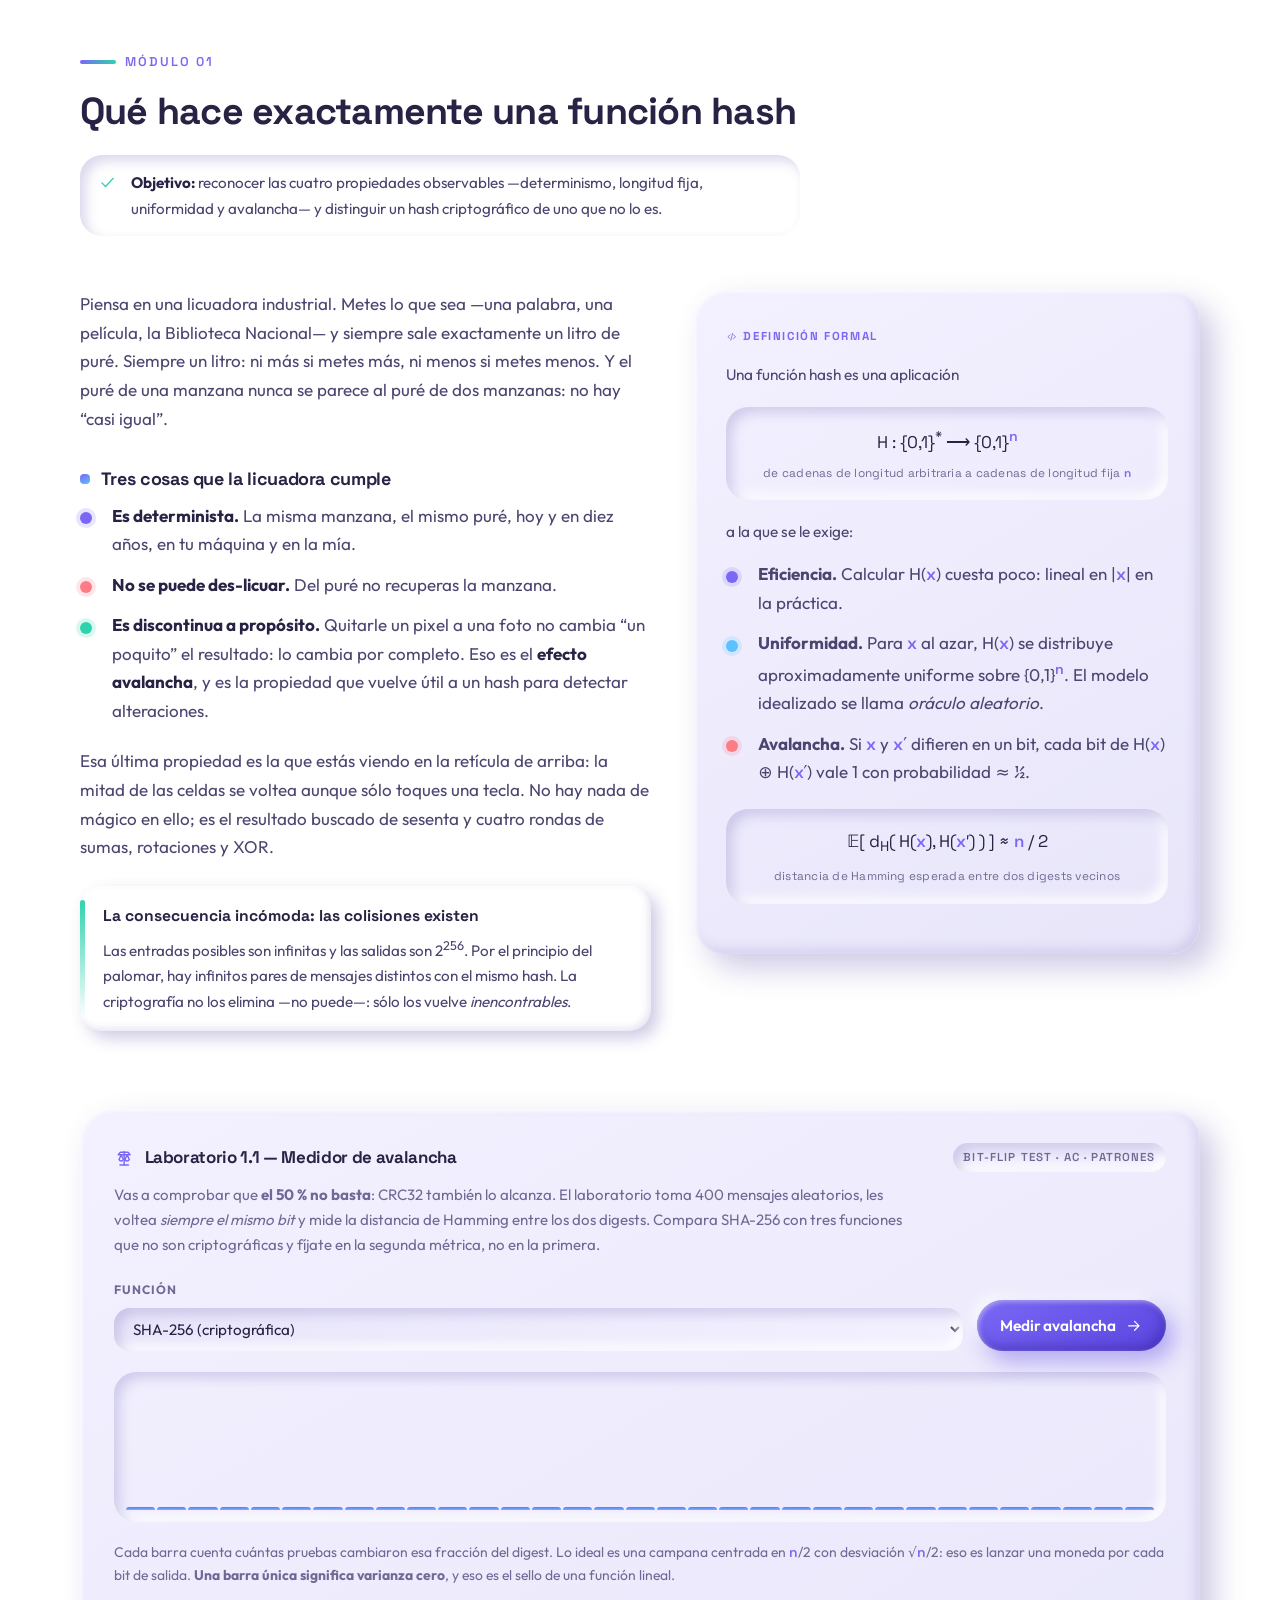
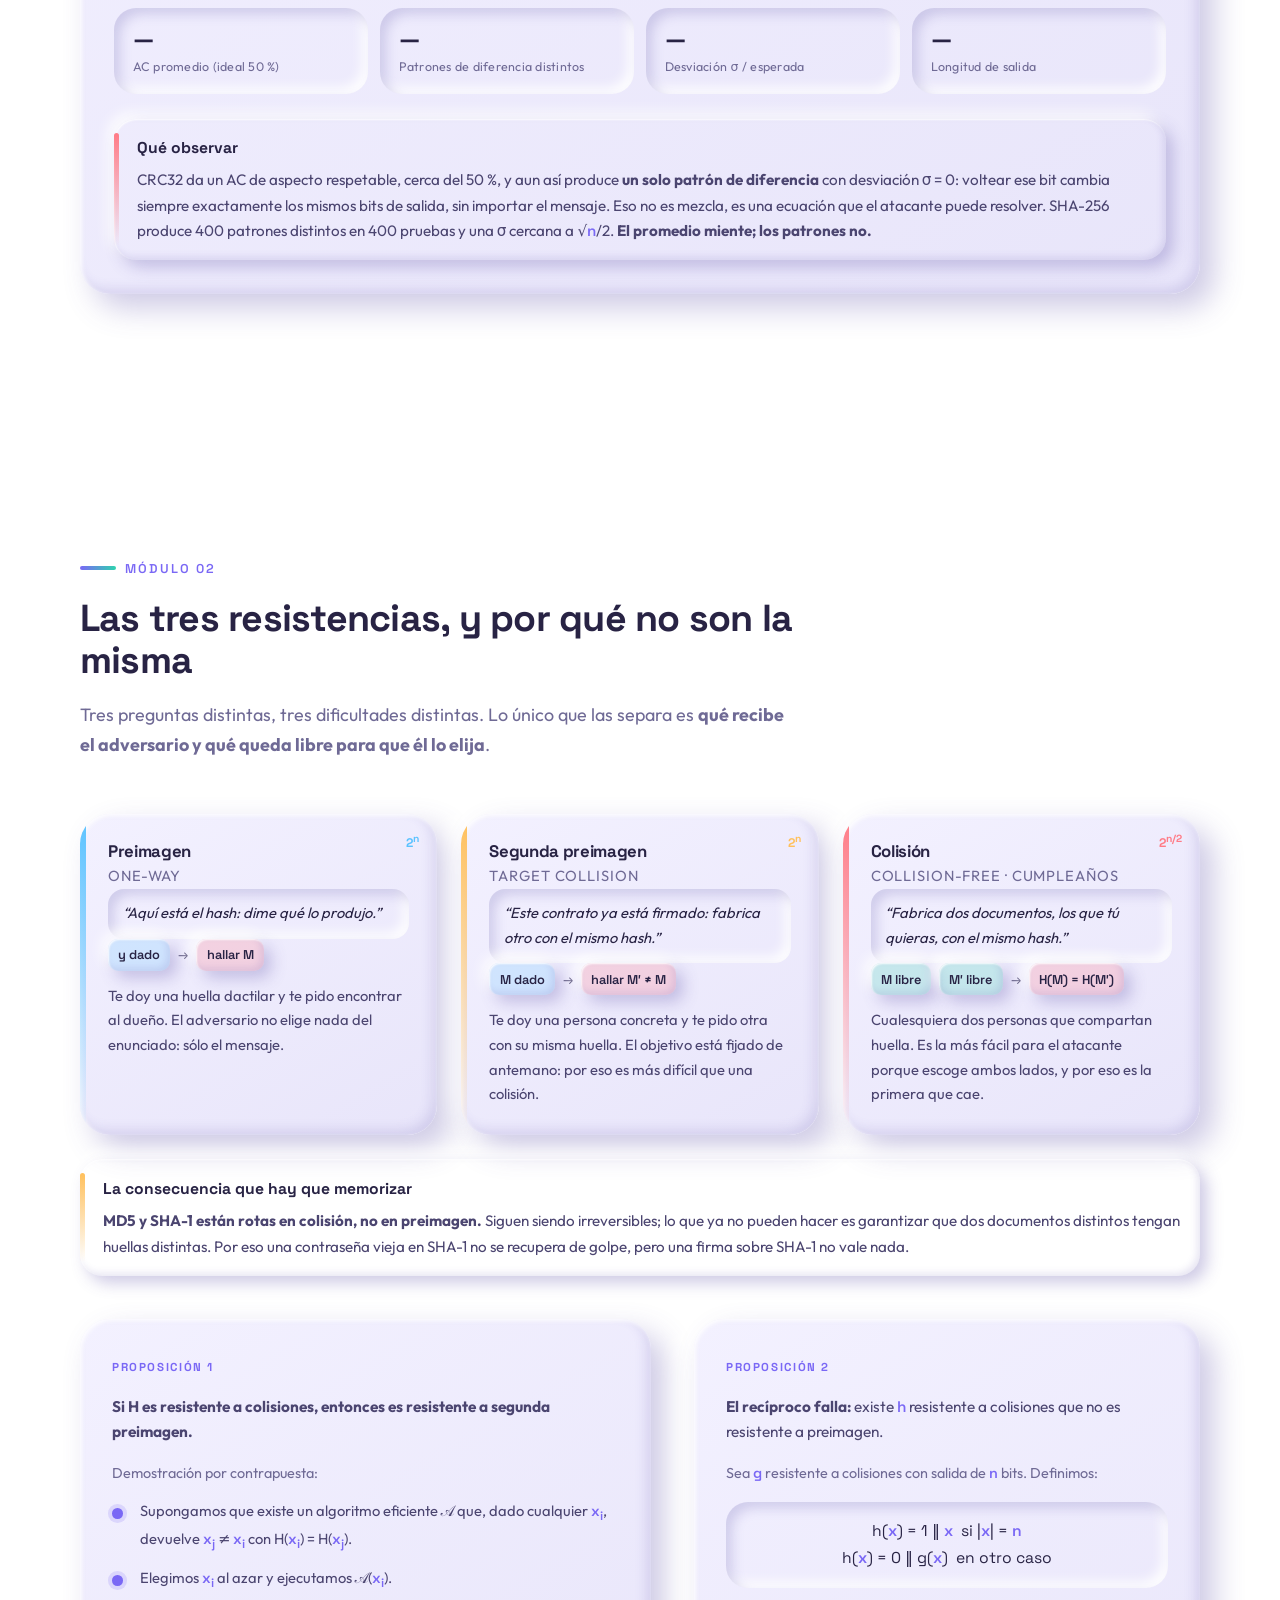
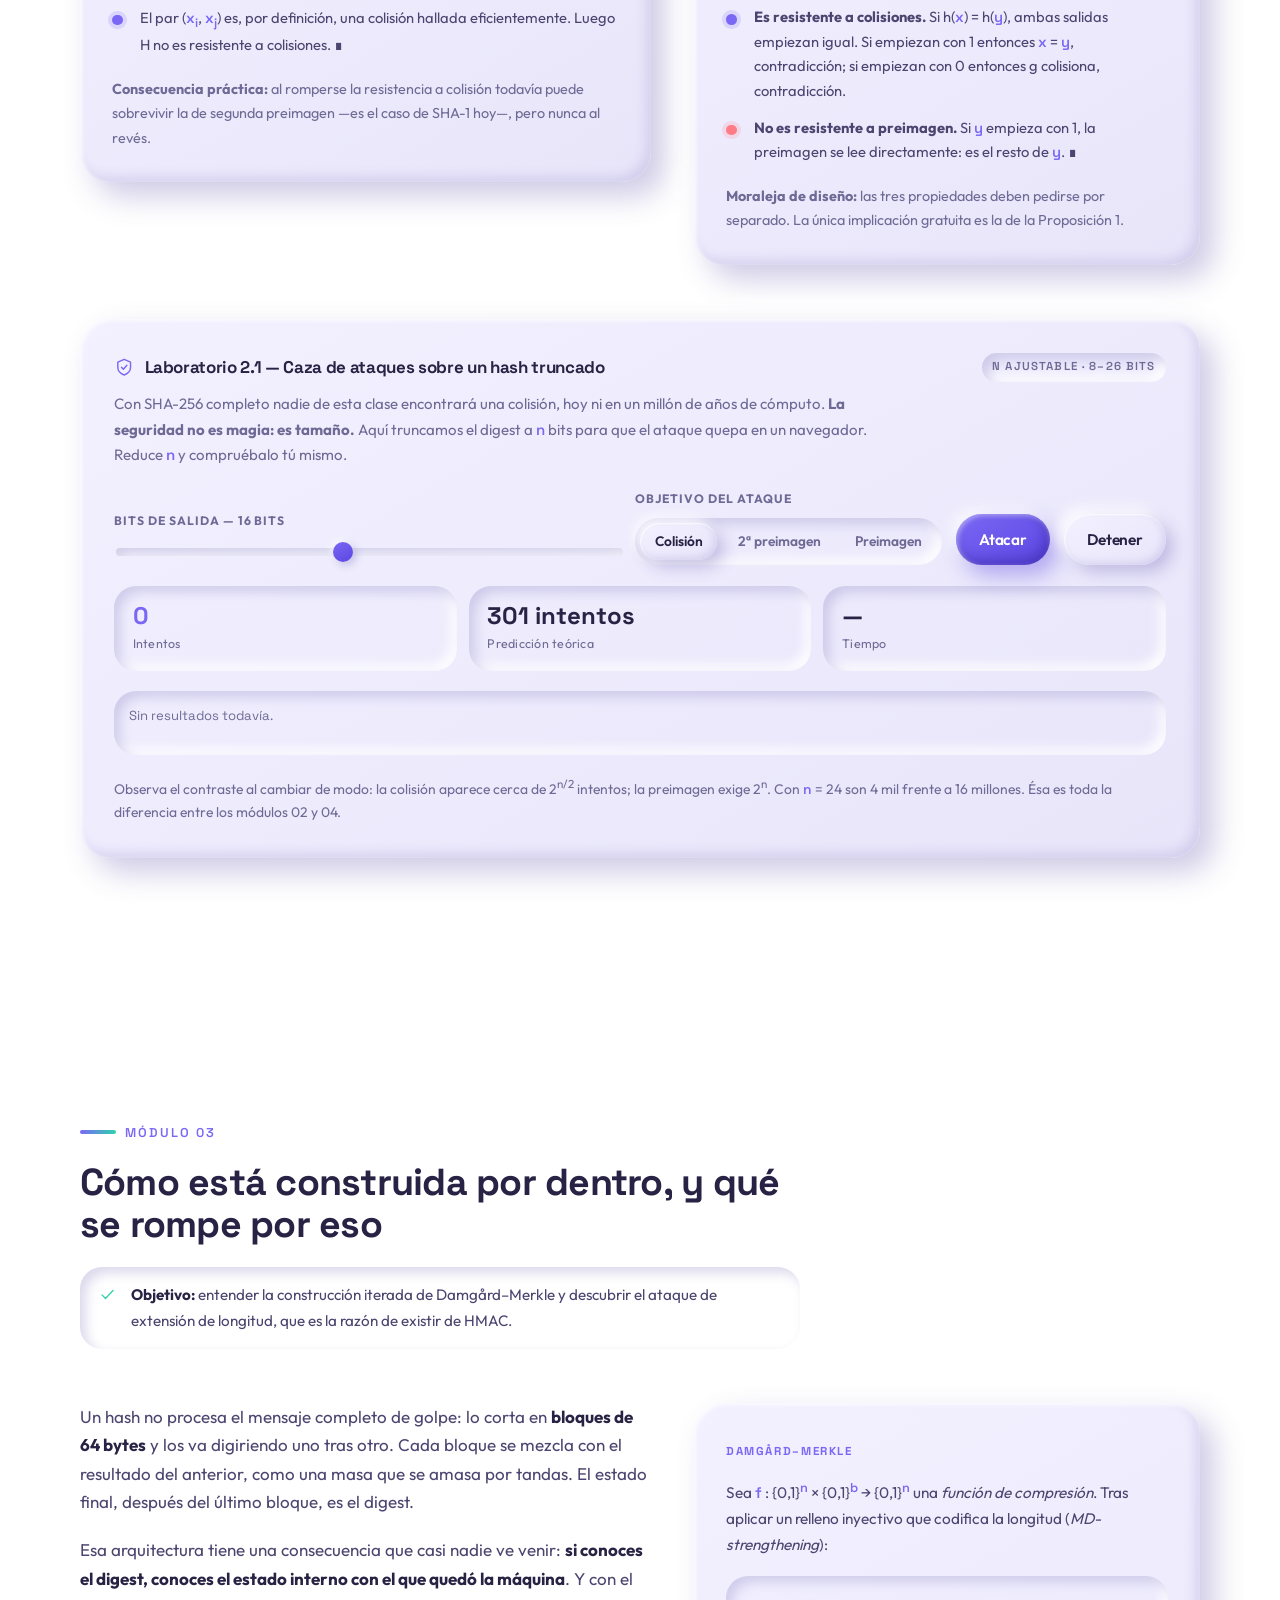
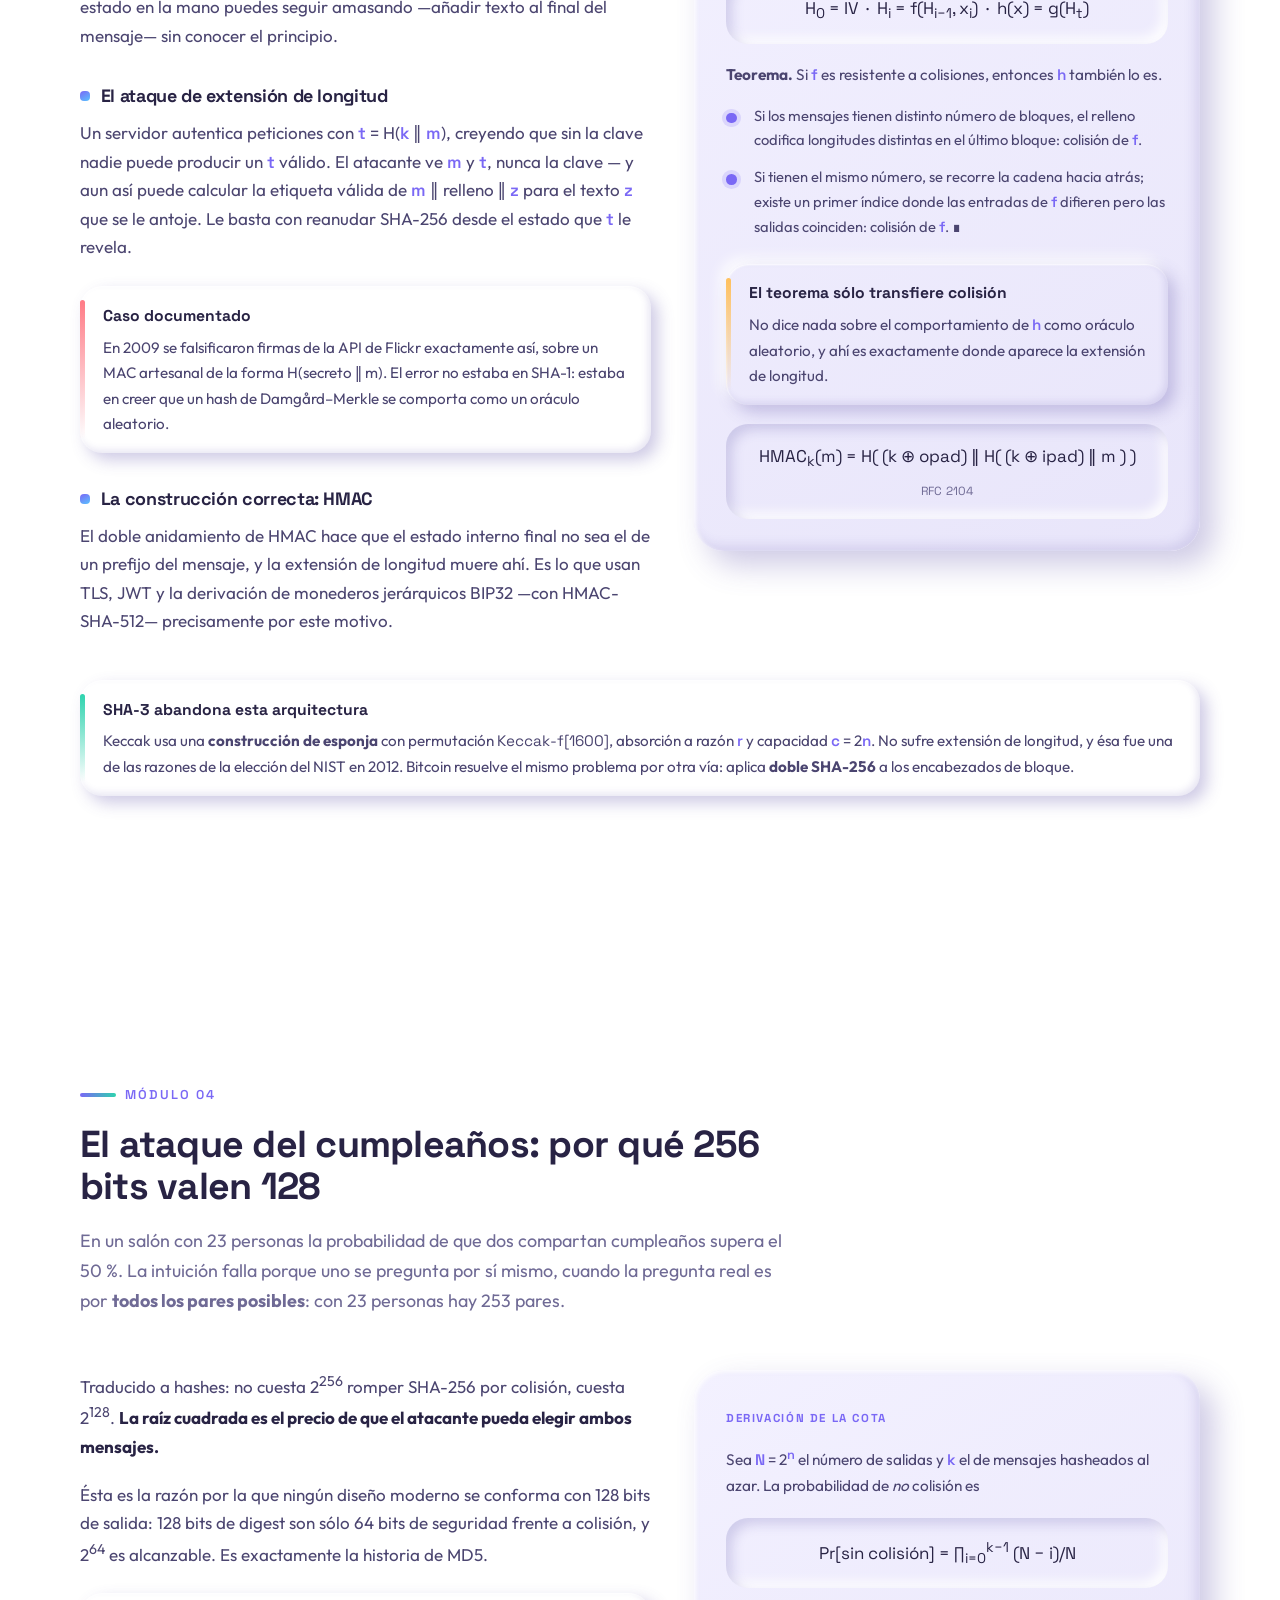
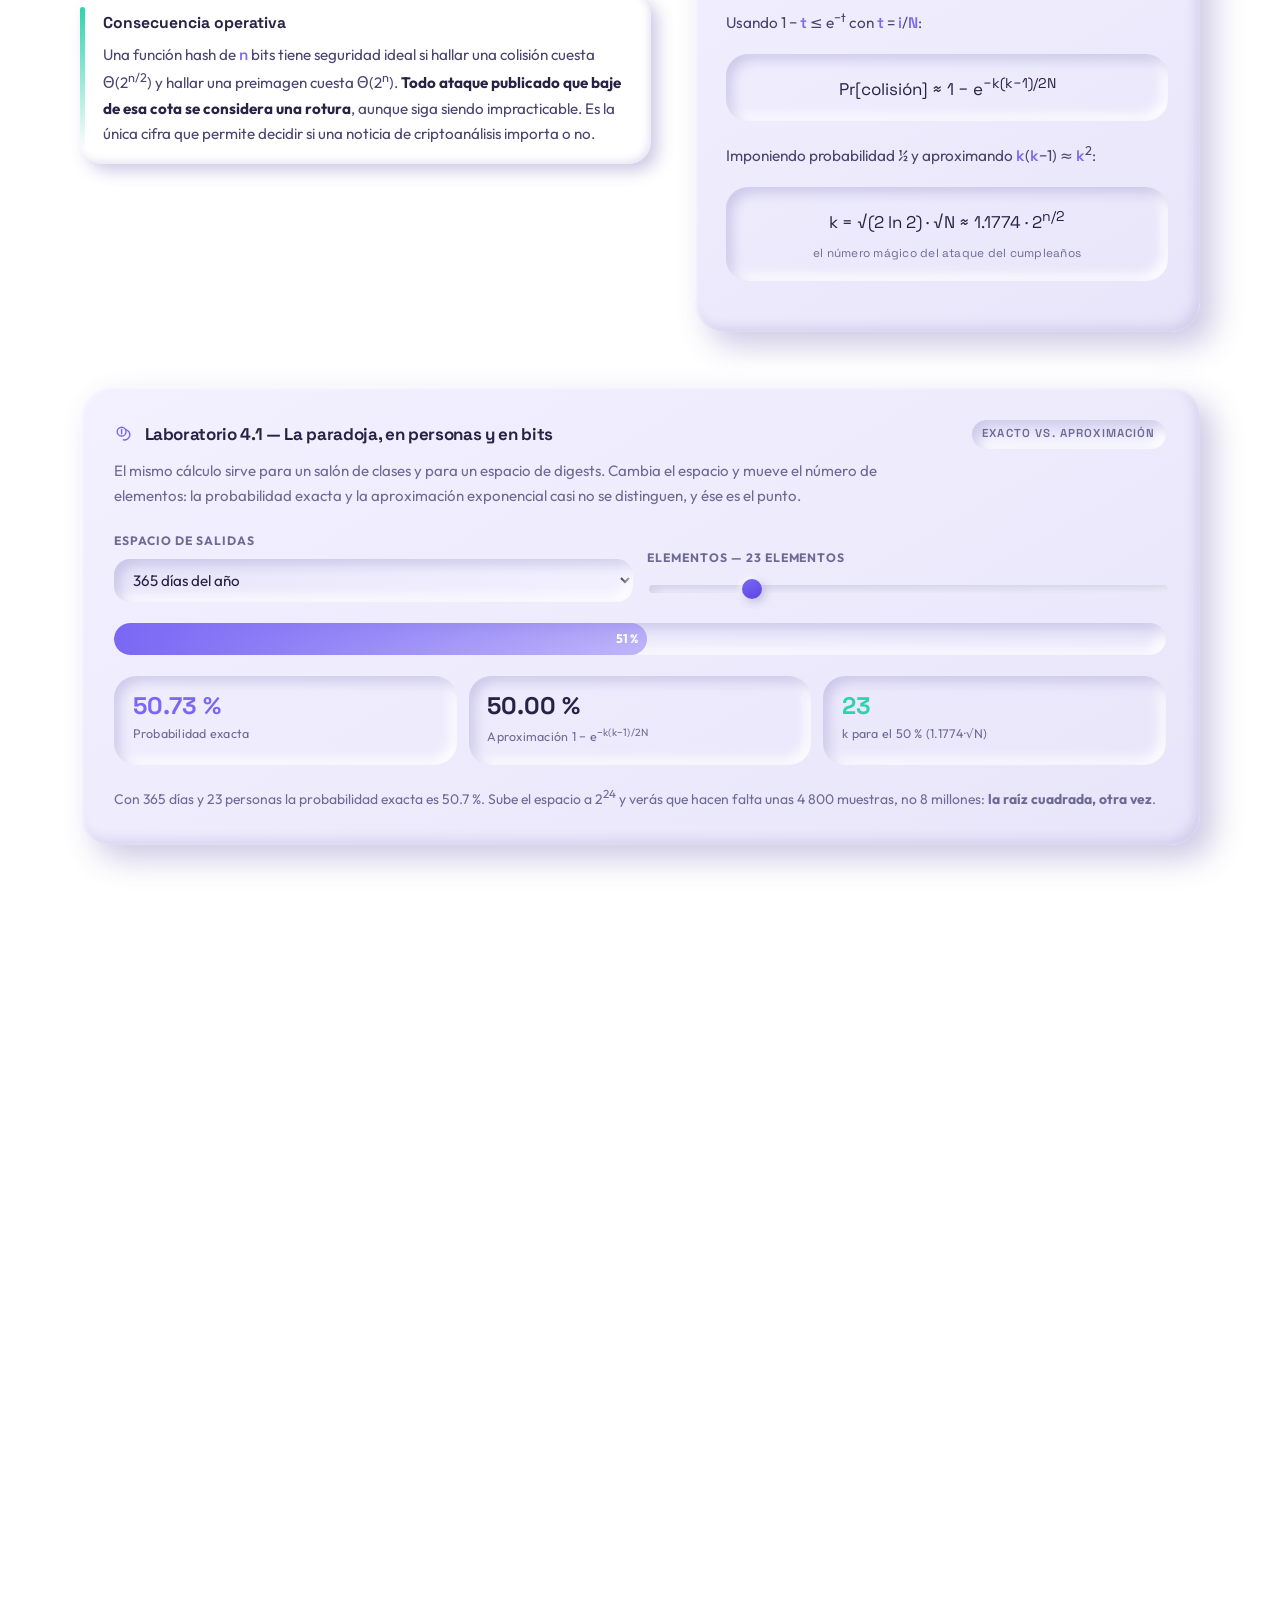
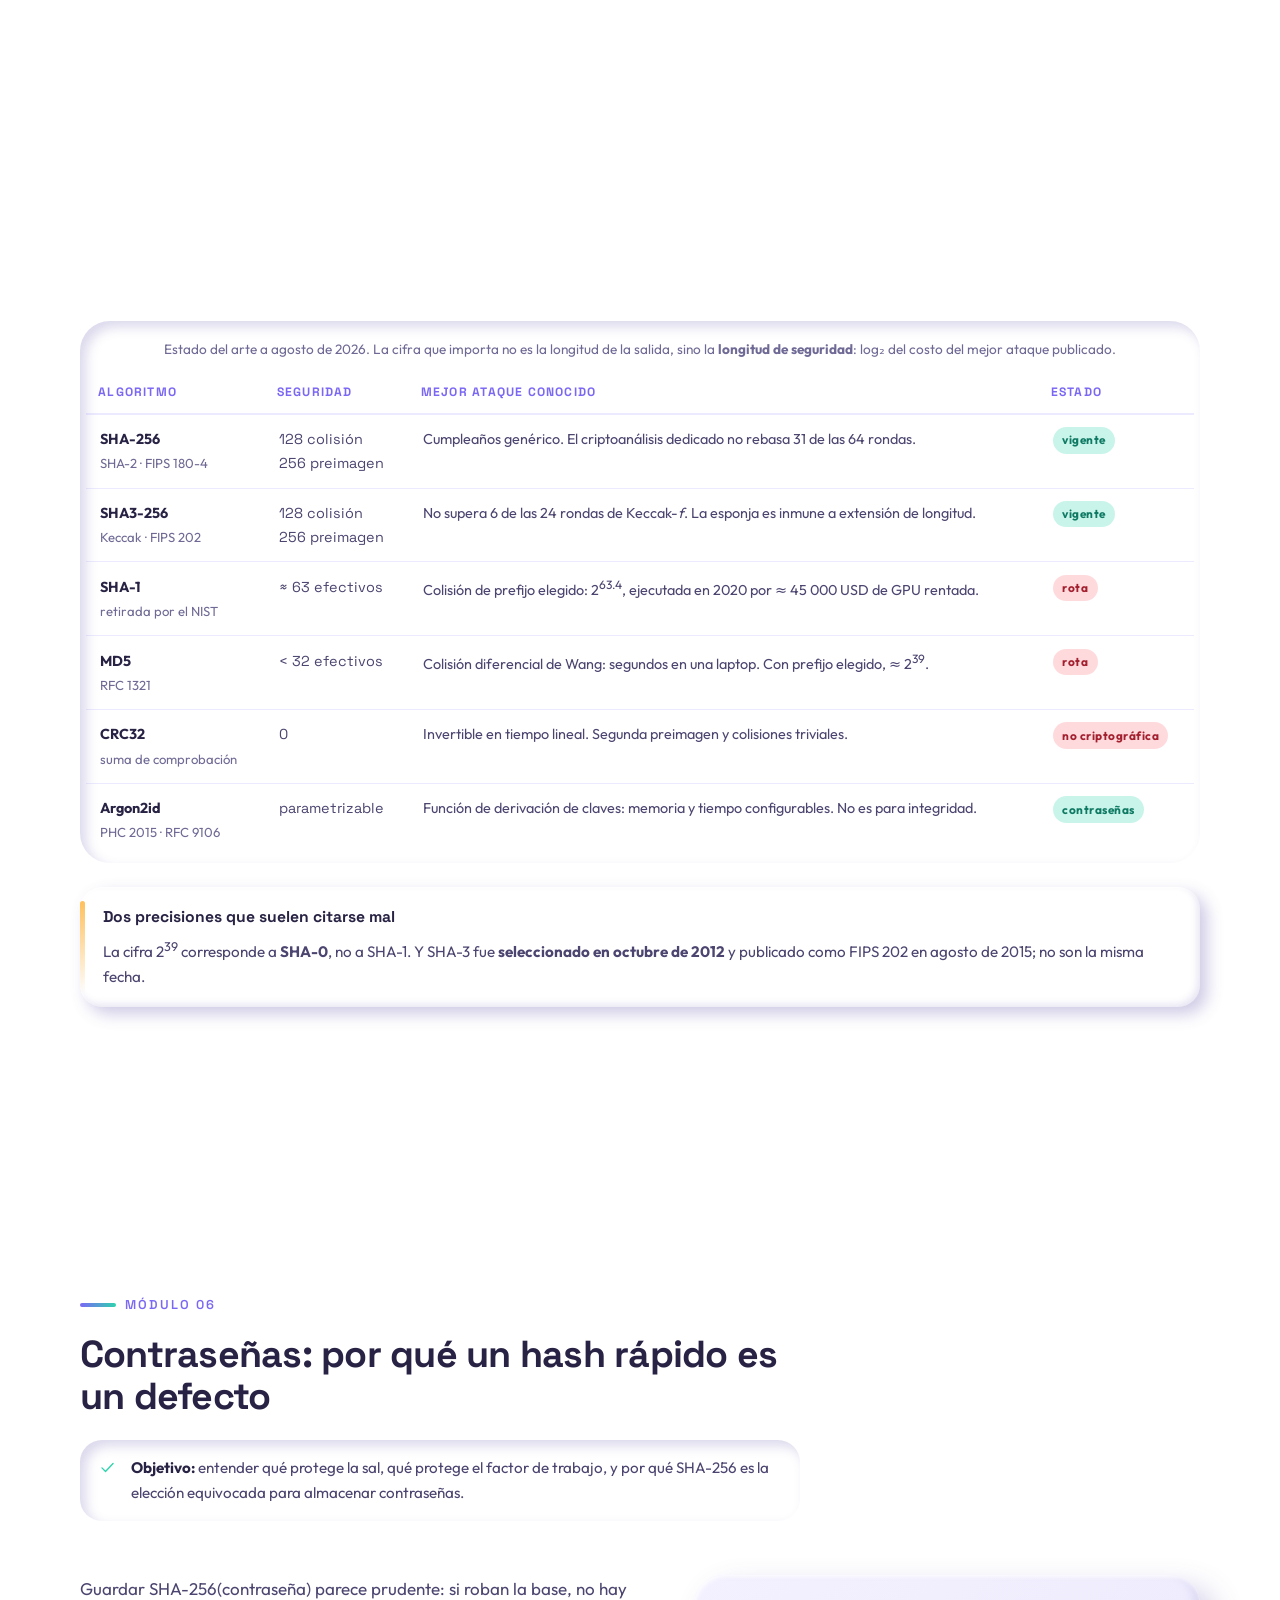
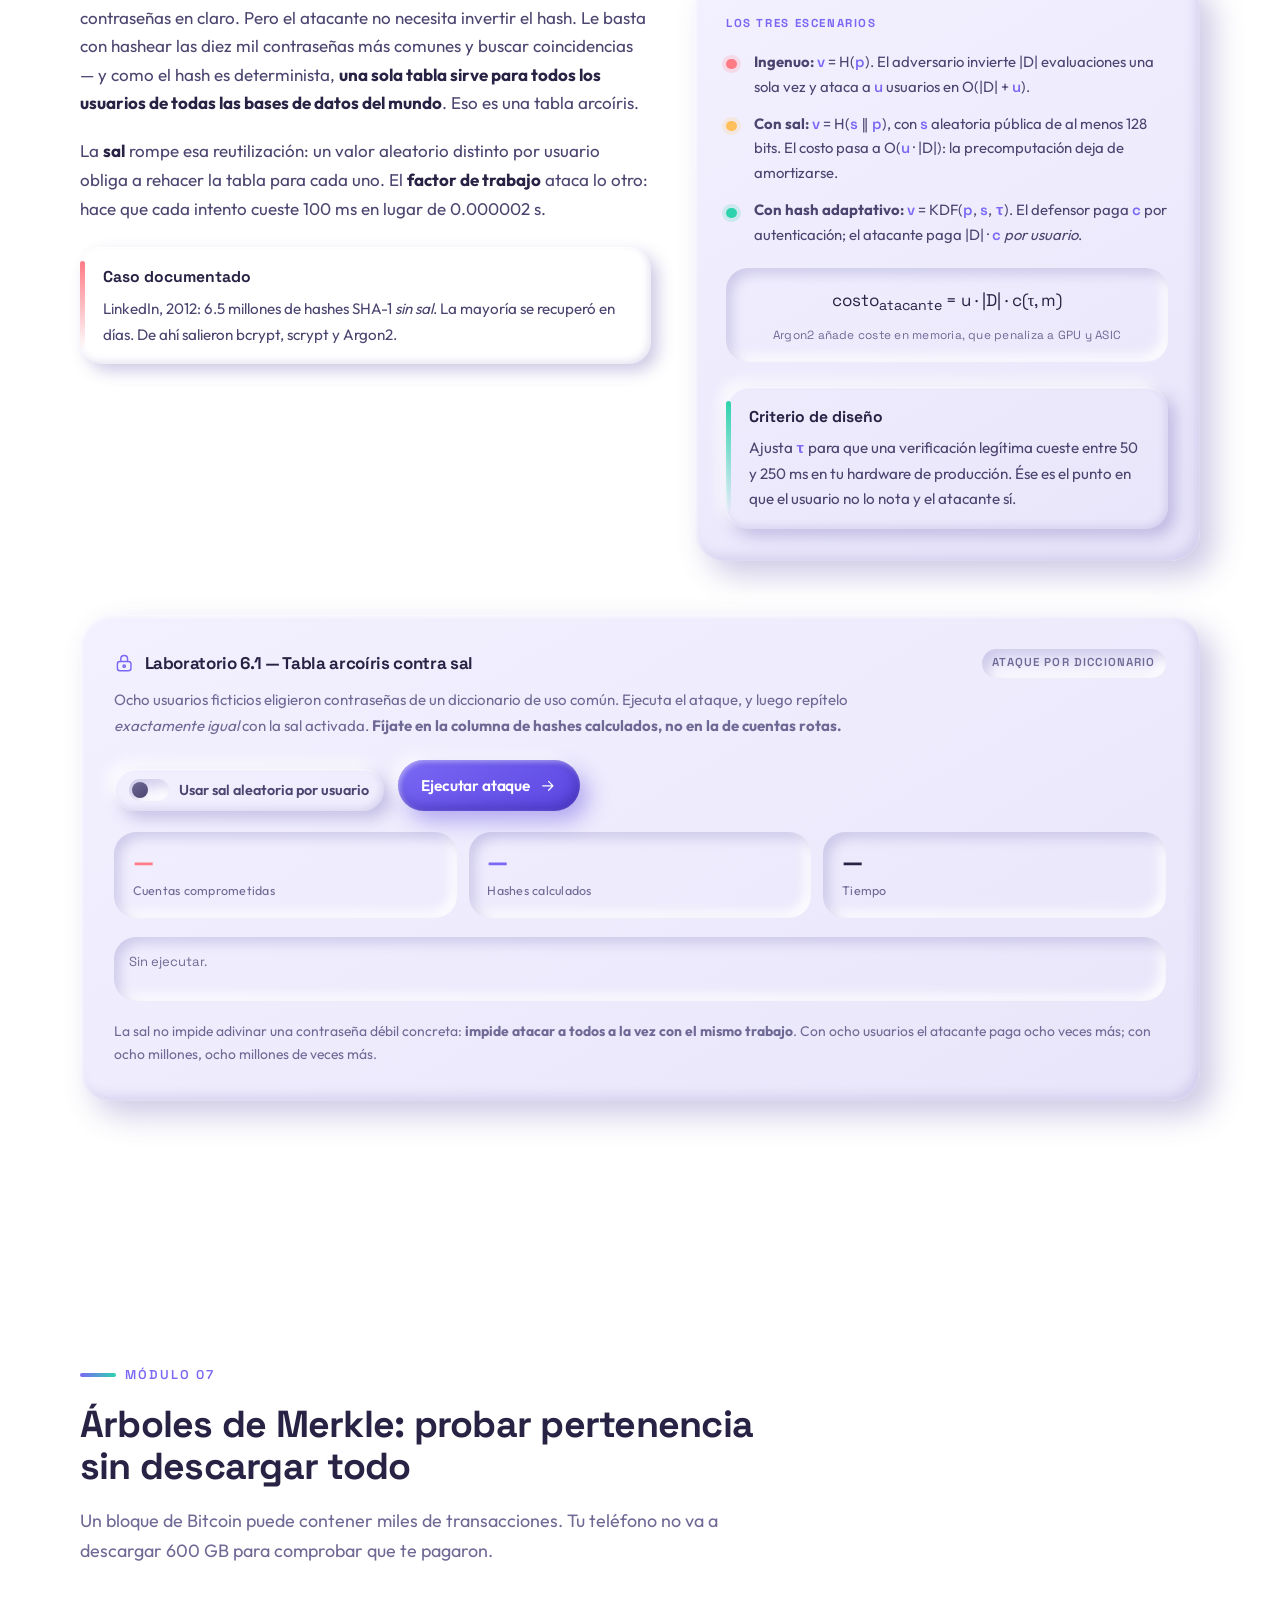
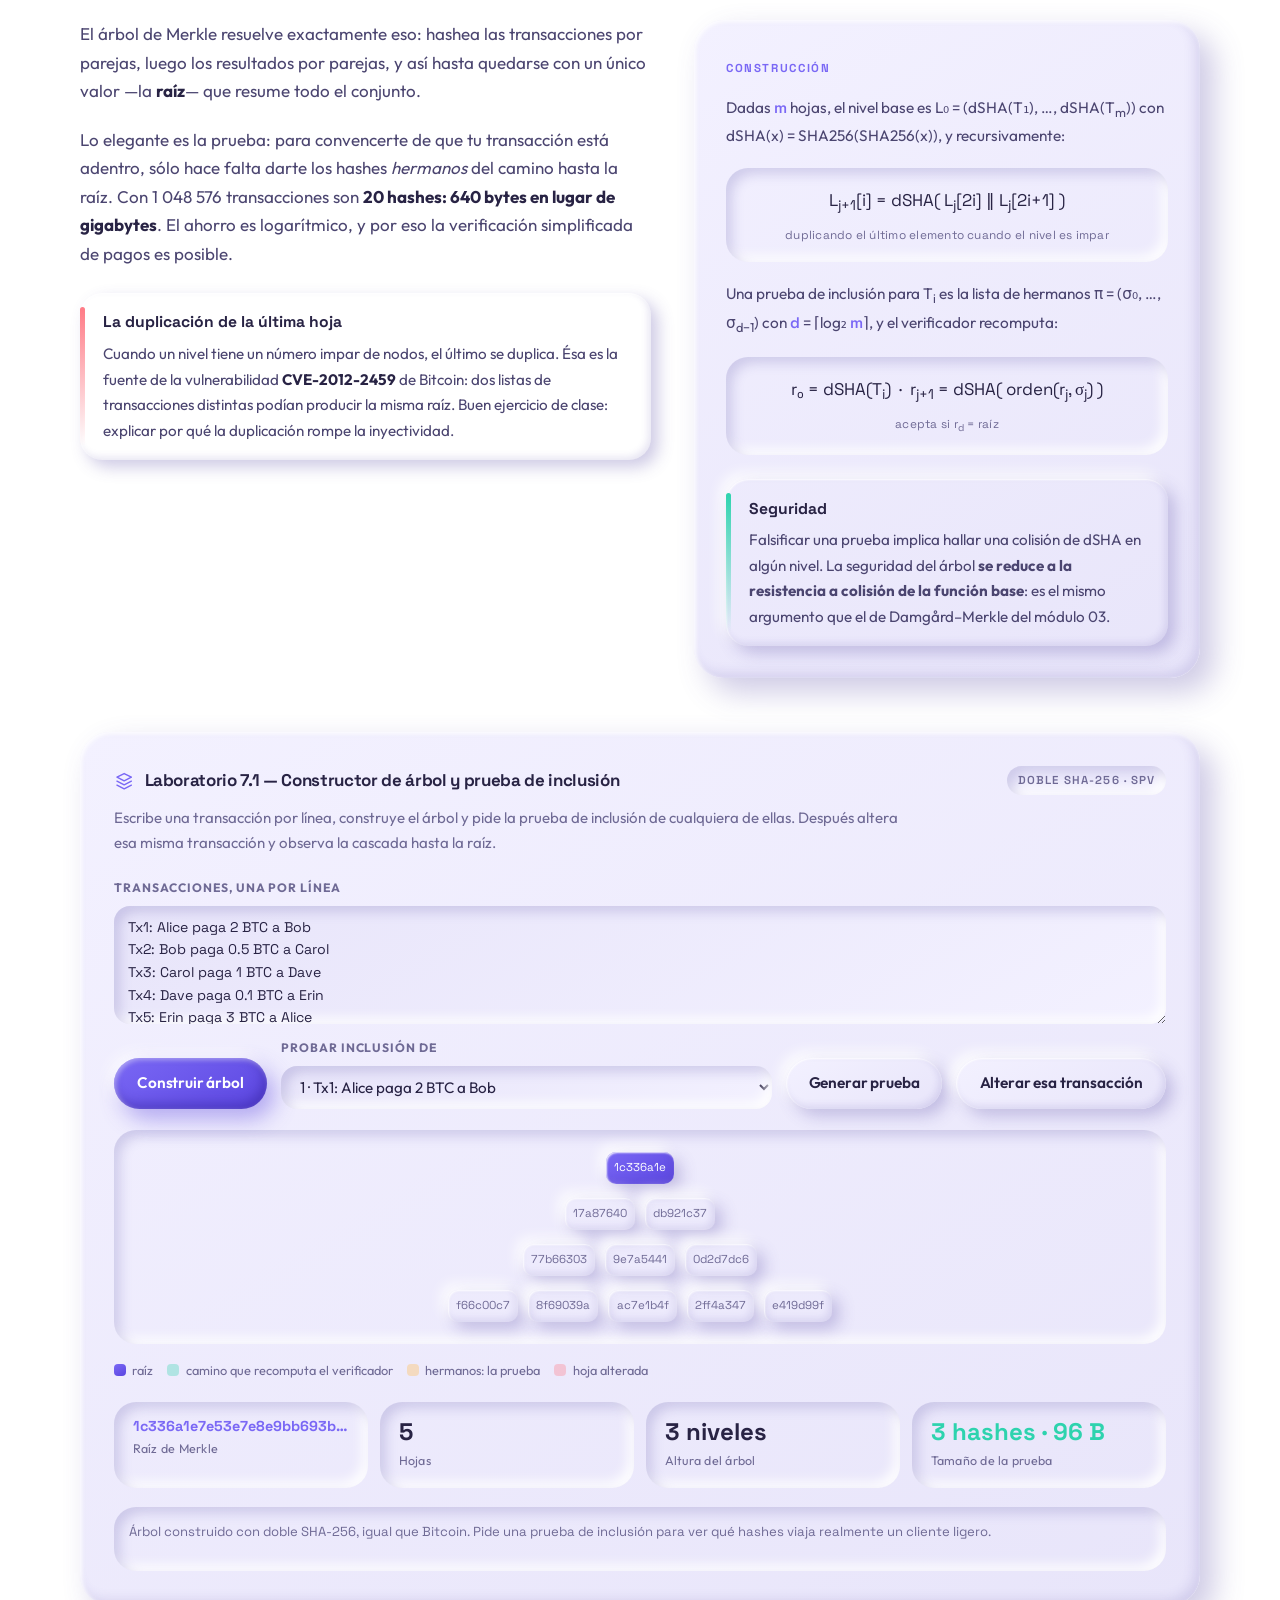
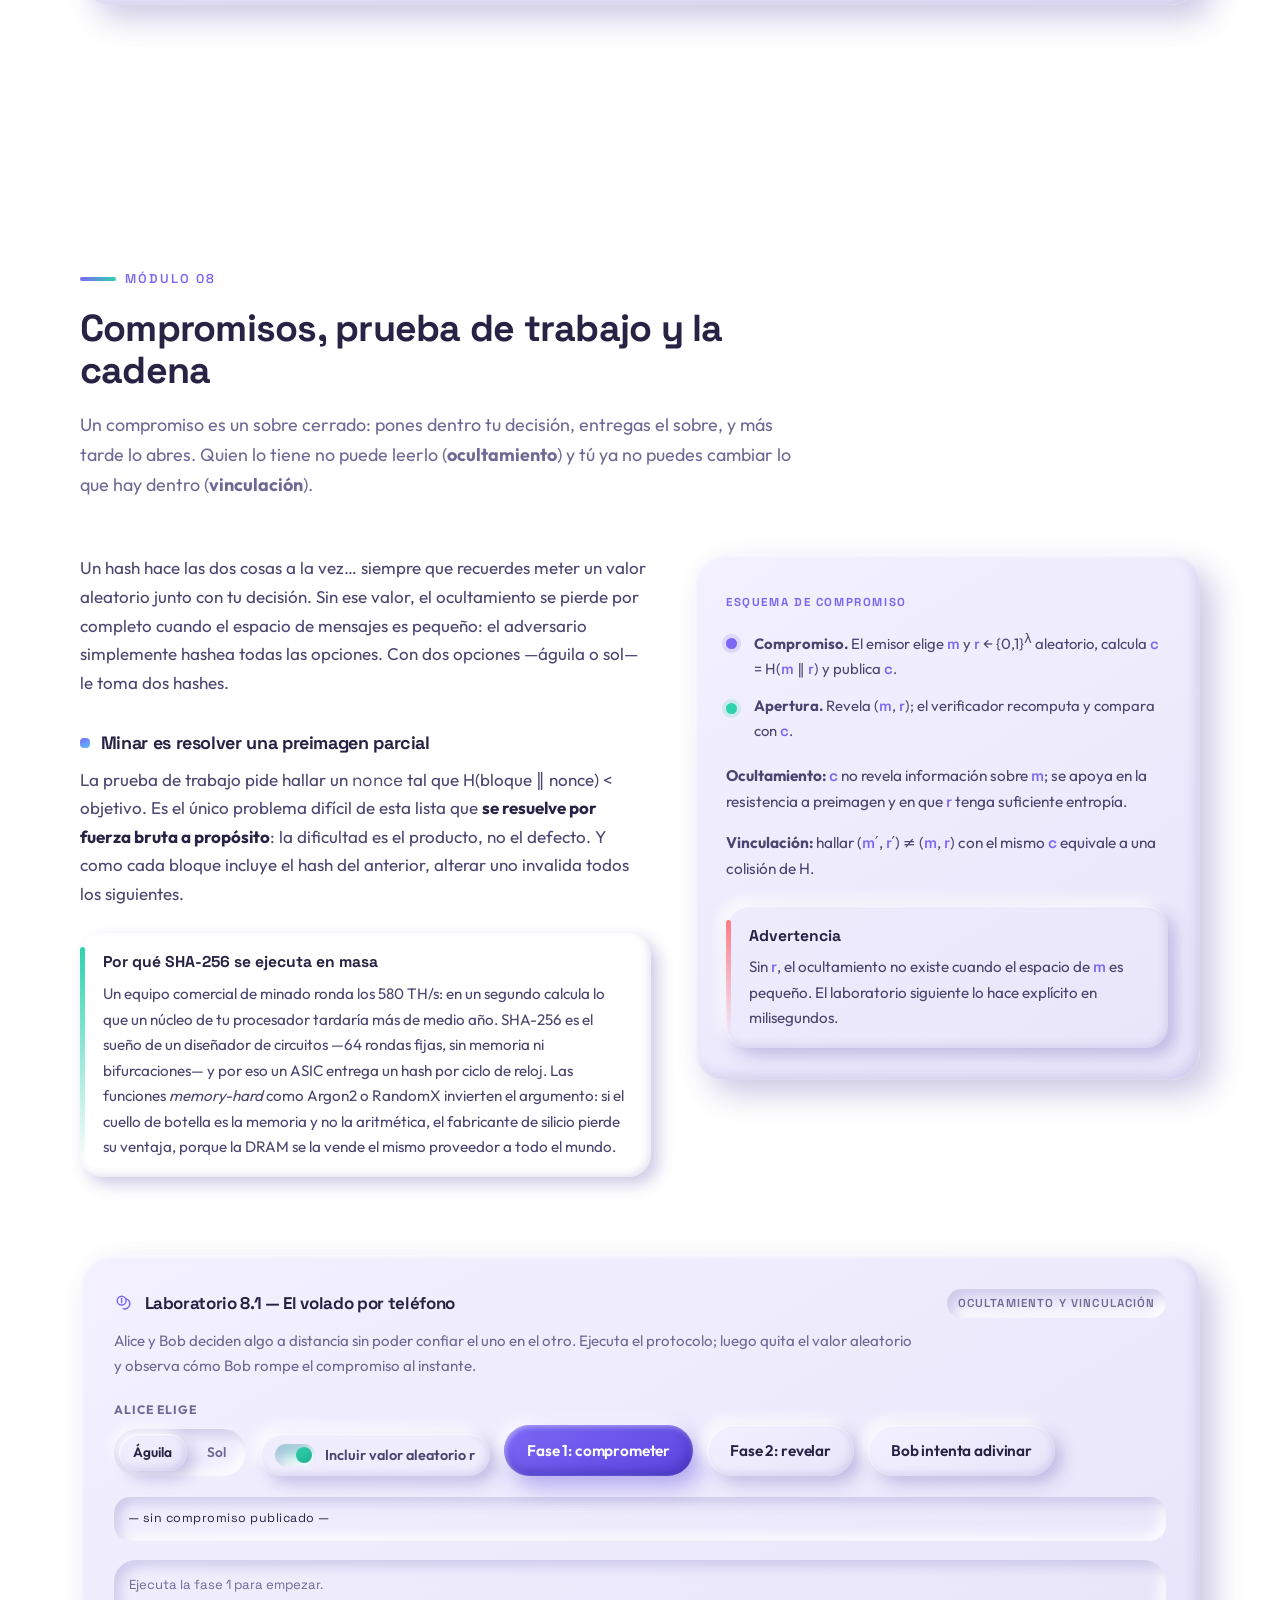
<file: hash.html>
<!DOCTYPE html>
<html lang="es">
<head>
<meta charset="UTF-8">
<meta name="viewport" content="width=device-width, initial-scale=1">
<title>Funciones hash y sus aplicaciones — ChainNotes</title>
<meta name="description" content="Apunte 01: funciones hash. Avalancha, las tres resistencias, Damgard-Merkle y extension de longitud, ataque del cumpleanos, arboles de Merkle, compromisos y prueba de trabajo, con ocho laboratorios interactivos.">
<link rel="icon" href="assets/favicon.svg" type="image/svg+xml">
<link rel="preconnect" href="https://fonts.googleapis.com">
<link rel="preconnect" href="https://fonts.gstatic.com" crossorigin>
<link href="https://fonts.googleapis.com/css2?family=Outfit:wght@300;400;500;600;700;800&family=Space+Grotesk:wght@400;500;600;700&display=swap" rel="stylesheet">
<link rel="stylesheet" href="assets/css/styles.css">
<link rel="stylesheet" href="assets/css/apuntes.css">
</head>
<body>

<!-- ============ SPRITE DE ICONOS ============ -->
<svg class="sprite" aria-hidden="true" focusable="false" xmlns="http://www.w3.org/2000/svg">
  <symbol id="i-cube" viewBox="0 0 24 24"><path d="M12 2.5 20.5 7v10L12 21.5 3.5 17V7L12 2.5Z"/><path d="M3.7 7 12 11.7 20.3 7M12 11.7V21.4"/></symbol>
  <symbol id="i-lock" viewBox="0 0 24 24"><rect x="4" y="10" width="16" height="11" rx="3"/><path d="M8 10V7a4 4 0 0 1 8 0v3"/><circle cx="12" cy="15.5" r="1.4"/></symbol>
  <symbol id="i-nodes" viewBox="0 0 24 24"><circle cx="12" cy="4.5" r="2.5"/><circle cx="4.8" cy="18" r="2.5"/><circle cx="19.2" cy="18" r="2.5"/><path d="M10.6 6.7 6.2 15.8M13.4 6.7l4.4 9.1M7.3 18h9.4"/></symbol>
  <symbol id="i-bitcoin" viewBox="0 0 24 24"><circle cx="12" cy="12" r="9"/><path d="M9.5 7.8h4.1a2.2 2.2 0 0 1 0 4.4H9.5m0 0h4.6a2.2 2.2 0 0 1 0 4.4H9.5m0-8.8v8.8M11 5.6v2.2m0 8.4v2.2m2.6-12.8v2.2m0 8.4v2.2"/></symbol>
  <symbol id="i-eth" viewBox="0 0 24 24"><path d="M12 2.5 5.5 13 12 16.8 18.5 13 12 2.5Z"/><path d="m5.5 14.6 6.5 6.9 6.5-6.9L12 18.4 5.5 14.6Z"/></symbol>
  <symbol id="i-code" viewBox="0 0 24 24"><path d="m8.5 8-4.6 4 4.6 4M15.5 8l4.6 4-4.6 4M13.6 4.8 10.4 19.2"/></symbol>
  <symbol id="i-token" viewBox="0 0 24 24"><circle cx="9" cy="9" r="5.2"/><path d="M13.9 6.6A5.2 5.2 0 1 1 11 18.7"/><path d="M9 6.6v4.8"/></symbol>
  <symbol id="i-defi" viewBox="0 0 24 24"><path d="M3.5 19.5h17M6 19.5v-6M11 19.5V8M16 19.5v-9"/><path d="m5 10 5.6-5.2 4 2.6 4.6-4.1"/></symbol>
  <symbol id="i-layers" viewBox="0 0 24 24"><path d="m12 3 8.5 4.3L12 11.6 3.5 7.3 12 3Z"/><path d="m3.5 12 8.5 4.3 8.5-4.3M3.5 16.7 12 21l8.5-4.3"/></symbol>
  <symbol id="i-shield" viewBox="0 0 24 24"><path d="M12 2.8 19.5 6v6.1c0 4.2-3 7.5-7.5 9.1-4.5-1.6-7.5-4.9-7.5-9.1V6L12 2.8Z"/><path d="m8.8 12 2.3 2.4 4.1-4.6"/></symbol>
  <symbol id="i-globe" viewBox="0 0 24 24"><circle cx="12" cy="12" r="9"/><path d="M3.3 9.8h17.4M3.3 14.2h17.4"/><path d="M12 3c-2.6 2.6-3.9 5.6-3.9 9s1.3 6.4 3.9 9c2.6-2.6 3.9-5.6 3.9-9S14.6 5.6 12 3Z"/></symbol>
  <symbol id="i-scale" viewBox="0 0 24 24"><path d="M12 4v16M7 20h10M5 8h14l-2.5-3h-9L5 8Z"/><path d="M8.5 8 6 13.5a2.6 2.6 0 0 0 5 0L8.5 8ZM15.5 8 13 13.5a2.6 2.6 0 0 0 5 0L15.5 8Z"/></symbol>
  <symbol id="i-arrow" viewBox="0 0 24 24"><path d="M5 12h14M13 6l6 6-6 6"/></symbol>
  <symbol id="i-check" viewBox="0 0 24 24"><path d="m5 12.5 4.5 4.5L19 7"/></symbol>
  <symbol id="i-github" viewBox="0 0 24 24"><path d="M12 2.6a9.4 9.4 0 0 0-3 18.3c.5.1.6-.2.6-.5v-1.7c-2.6.6-3.2-1.2-3.2-1.2-.4-1.1-1-1.4-1-1.4-.9-.6.1-.6.1-.6 1 .1 1.5 1 1.5 1 .9 1.5 2.3 1.1 2.9.8.1-.6.3-1.1.6-1.3-2.1-.2-4.3-1-4.3-4.6 0-1 .4-1.9 1-2.5-.1-.3-.4-1.3.1-2.6 0 0 .8-.3 2.6 1a9 9 0 0 1 4.7 0c1.8-1.3 2.6-1 2.6-1 .5 1.3.2 2.3.1 2.6.6.6 1 1.5 1 2.5 0 3.6-2.2 4.4-4.3 4.6.3.3.6.9.6 1.8v2.7c0 .3.2.6.7.5A9.4 9.4 0 0 0 12 2.6Z"/></symbol>
  <symbol id="i-link" viewBox="0 0 24 24"><path d="M10.5 13.5a3.5 3.5 0 0 0 5 0l3-3a3.5 3.5 0 0 0-5-5l-1.5 1.5"/><path d="M13.5 10.5a3.5 3.5 0 0 0-5 0l-3 3a3.5 3.5 0 0 0 5 5L12 17"/></symbol>
  <symbol id="i-mail" viewBox="0 0 24 24"><rect x="3" y="5.5" width="18" height="13" rx="3"/><path d="m4 8 7.1 4.6a1.7 1.7 0 0 0 1.8 0L20 8"/></symbol>
  <symbol id="i-sun" viewBox="0 0 24 24"><circle cx="12" cy="12" r="4"/><path d="M12 2.8v2.4M12 18.8v2.4M4.3 4.3l1.7 1.7M18 18l1.7 1.7M2.8 12h2.4M18.8 12h2.4M4.3 19.7 6 18M18 6l1.7-1.7"/></symbol>
  <symbol id="i-moon" viewBox="0 0 24 24"><path d="M20 14.4A8.2 8.2 0 0 1 9.6 4 8.5 8.5 0 1 0 20 14.4Z"/></symbol>
</svg>

<div class="scroll-progress" aria-hidden="true"><span id="progressBar"></span></div>
<a class="skip-link" href="#fundamentos">Saltar al contenido</a>

<!-- ============ HEADER ============ -->
<header class="header" id="header">
  <div class="container header__inner">
    <a class="brand" href="index.html" aria-label="ChainNotes, ir al inicio">
      <span class="brand__mark" aria-hidden="true"><svg viewBox="0 0 24 24"><use href="#i-cube"/></svg></span>
      <span class="brand__text">Chain<em>Notes</em></span>
    </a>

    <nav class="nav" id="nav" aria-label="Navegación principal">
      <ul class="nav__list">
        <li><a class="nav__link" href="index.html">Inicio</a></li>
        <li><a class="nav__link is-active" href="#fundamentos">Fundamentos</a></li>
        <li><a class="nav__link" href="#resistencias">Resistencias</a></li>
        <li><a class="nav__link" href="#cumpleanos">Ataques</a></li>
        <li><a class="nav__link" href="#merkle">Merkle</a></li>
        <li><a class="nav__link" href="#sintesis">Síntesis</a></li>
      </ul>
    </nav>

    <div class="header__actions">
      <button class="clay-btn clay-btn--icon" id="themeToggle" type="button" aria-label="Cambiar tema" title="Cambiar tema">
        <svg class="ico-sun" viewBox="0 0 24 24"><use href="#i-sun"/></svg>
        <svg class="ico-moon" viewBox="0 0 24 24"><use href="#i-moon"/></svg>
      </button>
      <a class="clay-btn clay-btn--primary header__cta" href="#fundamentos">
        Leer el apunte <svg viewBox="0 0 24 24"><use href="#i-arrow"/></svg>
      </a>
      <button class="burger" id="burger" type="button" aria-label="Abrir menú" aria-expanded="false" aria-controls="nav">
        <span></span><span></span><span></span>
      </button>
    </div>
  </div>
</header>

<main>

<!-- ============ CABECERA DEL TEMA ============ -->
<section class="topic-hero" id="inicio">
  <div class="blobs" aria-hidden="true">
    <span class="blob blob--1" data-parallax="0.16"></span>
    <span class="blob blob--2" data-parallax="-0.10"></span>
    <span class="blob blob--3" data-parallax="0.07"></span>
    <span class="blob blob--4" data-parallax="-0.05"></span>
  </div>

  <div class="container topic-hero__inner">
    <div>
      <nav class="crumbs anim" style="--d:0ms" aria-label="Ruta de navegación">
        <a href="index.html">Apuntes</a>
        <svg viewBox="0 0 24 24" aria-hidden="true"><use href="#i-arrow"/></svg>
        <a href="index.html#temas">Temario</a>
        <svg viewBox="0 0 24 24" aria-hidden="true"><use href="#i-arrow"/></svg>
        <span>01 · Hash</span>
      </nav>

      <span class="badge anim" style="--d:60ms">
        <span class="badge__dot"></span> Módulo 01 · Criptografía aplicada
      </span>

      <h1 class="topic-hero__title anim" style="--d:120ms">
        Funciones <span class="grad">hash</span><br>
        y sus <span class="underlined">aplicaciones</span>
      </h1>

      <p class="topic-hero__lead anim" style="--d:200ms">
        Una huella de 256 bits para cualquier cosa que exista: un nombre, una película,
        una biblioteca entera. De ese único truco cuelgan la firma digital, el árbol de
        Merkle, el compromiso, el minado y la inmutabilidad de la cadena. Aquí lo
        desarmamos pieza por pieza, con laboratorios que corren en tu navegador.
      </p>

      <ul class="topic-hero__meta anim" style="--d:280ms">
        <li><svg viewBox="0 0 24 24"><use href="#i-lock"/></svg> SHA-256</li>
        <li><svg viewBox="0 0 24 24"><use href="#i-layers"/></svg> Merkle</li>
        <li><svg viewBox="0 0 24 24"><use href="#i-shield"/></svg> Colisiones</li>
        <li><svg viewBox="0 0 24 24"><use href="#i-code"/></svg> 8 laboratorios</li>
      </ul>
    </div>

    <!-- LAB 1: espejo de bits, dentro de la cabecera -->
    <div class="clay-card lab anim anim--scale" style="--d:240ms;margin-top:0">
      <div class="lab__head">
        <h2 class="lab__title"><svg viewBox="0 0 24 24"><use href="#i-cube"/></svg> Espejo de bits</h2>
        <span class="lab__tag">en vivo · 16 × 16 = 256</span>
      </div>
      <p class="lab__intro">
        Escribe algo. La retícula es su hash SHA-256, bit por bit. Cambia una sola
        letra y mira cuántas celdas se voltean.
      </p>

      <div class="field field--wide" style="margin-bottom:14px">
        <label class="field__label" for="mirrorInput">Mensaje de entrada</label>
        <input type="text" id="mirrorInput" value="Satoshi Nakamoto" autocomplete="off" spellcheck="false">
      </div>

      <div class="bitgrid" id="mirrorGrid" aria-hidden="true"></div>

      <div class="legend">
        <span><i style="background:linear-gradient(150deg,var(--violet),var(--violet-deep))"></i> bit en 1</span>
        <span><i style="background:color-mix(in srgb,var(--ink) 10%,transparent)"></i> bit en 0</span>
        <span><i style="background:linear-gradient(150deg,var(--coral),#ff5f6d)"></i> se volteó</span>
      </div>

      <div class="readout">
        <div class="metric">
          <span class="metric__num metric__num--coral" id="mirrorFlips">—</span>
          <span class="metric__label">Bits volteados</span>
        </div>
        <div class="metric">
          <span class="metric__num" id="mirrorPct">—</span>
          <span class="metric__label">Porcentaje del digest</span>
        </div>
      </div>

      <code class="hashout hashout--sm" id="mirrorHash" style="margin-top:12px"></code>
    </div>
  </div>

  <div class="container">
    <nav class="clay-card toc reveal" aria-label="Contenido del apunte">
      <h2>Contenido del apunte</h2>
      <ul class="toc__list">
        <li><a href="#fundamentos"><span class="toc__n">01</span> Qué hace una función hash</a></li>
        <li><a href="#resistencias"><span class="toc__n">02</span> Las tres resistencias</a></li>
        <li><a href="#construccion"><span class="toc__n">03</span> Cómo está construida por dentro</a></li>
        <li><a href="#cumpleanos"><span class="toc__n">04</span> El ataque del cumpleaños</a></li>
        <li><a href="#algoritmos"><span class="toc__n">05</span> Cuáles usar hoy</a></li>
        <li><a href="#contrasenas"><span class="toc__n">06</span> Contraseñas: sal y coste</a></li>
        <li><a href="#merkle"><span class="toc__n">07</span> Árboles de Merkle</a></li>
        <li><a href="#blockchain"><span class="toc__n">08</span> Compromisos y cadena</a></li>
        <li><a href="#sintesis"><span class="toc__n">09</span> Qué se rompe si falla</a></li>
      </ul>
    </nav>
  </div>
</section>


<!-- ============ 01 · FUNDAMENTOS ============ -->
<section class="section note" id="fundamentos">
  <div class="container">
    <header class="note__head reveal">
      <span class="eyebrow"><span class="eyebrow__line"></span> Módulo 01</span>
      <h2 class="section__title">Qué hace exactamente una función hash</h2>
      <div class="goal">
        <svg viewBox="0 0 24 24"><use href="#i-check"/></svg>
        <p style="margin:0"><strong>Objetivo:</strong> reconocer las cuatro propiedades observables
        —determinismo, longitud fija, uniformidad y avalancha— y distinguir un hash
        criptográfico de uno que no lo es.</p>
      </div>
    </header>

    <div class="note__grid">
      <div class="note__body reveal">
        <p>
          Piensa en una licuadora industrial. Metes lo que sea —una palabra, una película,
          la Biblioteca Nacional— y siempre sale exactamente un litro de puré. Siempre un
          litro: ni más si metes más, ni menos si metes menos. Y el puré de una manzana
          nunca se parece al puré de dos manzanas: no hay “casi igual”.
        </p>

        <h3>Tres cosas que la licuadora cumple</h3>
        <ul class="plain-list">
          <li><strong>Es determinista.</strong> La misma manzana, el mismo puré, hoy y en diez
            años, en tu máquina y en la mía.</li>
          <li style="--accent:var(--coral)"><strong>No se puede des-licuar.</strong> Del puré no
            recuperas la manzana.</li>
          <li style="--accent:var(--mint)"><strong>Es discontinua a propósito.</strong> Quitarle un
            pixel a una foto no cambia “un poquito” el resultado: lo cambia por completo. Eso es el
            <strong>efecto avalancha</strong>, y es la propiedad que vuelve útil a un hash para
            detectar alteraciones.</li>
        </ul>

        <p>
          Esa última propiedad es la que estás viendo en la retícula de arriba: la mitad de las
          celdas se voltea aunque sólo toques una tecla. No hay nada de mágico en ello; es el
          resultado buscado de sesenta y cuatro rondas de sumas, rotaciones y XOR.
        </p>

        <div class="callout callout--key">
          <span class="callout__title">La consecuencia incómoda: las colisiones existen</span>
          Las entradas posibles son infinitas y las salidas son 2<sup>256</sup>. Por el
          principio del palomar, hay infinitos pares de mensajes distintos con el mismo hash.
          La criptografía no los elimina —no puede—: sólo los vuelve <em>inencontrables</em>.
        </div>
      </div>

      <aside class="clay-card formal reveal" style="--d:80ms">
        <span class="formal__tag"><svg viewBox="0 0 24 24" style="width:1em;height:1em"><use href="#i-code"/></svg> Definición formal</span>
        <p>Una función hash es una aplicación</p>
        <span class="eq">
          H : {0,1}<sup>*</sup> ⟶ {0,1}<sup><var>n</var></sup>
          <small>de cadenas de longitud arbitraria a cadenas de longitud fija <var>n</var></small>
        </span>
        <p>a la que se le exige:</p>
        <ul class="plain-list">
          <li><strong>Eficiencia.</strong> Calcular H(<var>x</var>) cuesta poco: lineal en
            |<var>x</var>| en la práctica.</li>
          <li style="--accent:var(--sky)"><strong>Uniformidad.</strong> Para <var>x</var> al azar,
            H(<var>x</var>) se distribuye aproximadamente uniforme sobre {0,1}<sup><var>n</var></sup>.
            El modelo idealizado se llama <em>oráculo aleatorio</em>.</li>
          <li style="--accent:var(--coral)"><strong>Avalancha.</strong> Si <var>x</var> y
            <var>x</var>′ difieren en un bit, cada bit de H(<var>x</var>) ⊕ H(<var>x</var>′) vale 1
            con probabilidad ≈ ½.</li>
        </ul>
        <span class="eq">
          𝔼[ d<sub>H</sub>( H(<var>x</var>), H(<var>x</var>′) ) ] ≈ <var>n</var> / 2
          <small>distancia de Hamming esperada entre dos digests vecinos</small>
        </span>
      </aside>
    </div>

    <!-- LAB 2 -->
    <div class="clay-card lab reveal">
      <div class="lab__head">
        <h2 class="lab__title"><svg viewBox="0 0 24 24"><use href="#i-scale"/></svg> Laboratorio 1.1 — Medidor de avalancha</h2>
        <span class="lab__tag">bit-flip test · AC · patrones</span>
      </div>
      <p class="lab__intro">
        Vas a comprobar que <strong>el 50 % no basta</strong>: CRC32 también lo alcanza. El
        laboratorio toma 400 mensajes aleatorios, les voltea <em>siempre el mismo bit</em> y mide
        la distancia de Hamming entre los dos digests. Compara SHA-256 con tres funciones que no
        son criptográficas y fíjate en la segunda métrica, no en la primera.
      </p>

      <div class="controls">
        <div class="field">
          <label class="field__label" for="avFunc">Función</label>
          <select id="avFunc">
            <option value="sha256">SHA-256 (criptográfica)</option>
            <option value="crc32">CRC32 (suma de comprobación)</option>
            <option value="suma">Suma de bytes (juguete)</option>
            <option value="xor">XOR de palabras (lineal)</option>
          </select>
        </div>
        <div class="field field--auto">
          <button class="clay-btn clay-btn--primary" id="avBtn" type="button">
            Medir avalancha <svg viewBox="0 0 24 24"><use href="#i-arrow"/></svg>
          </button>
        </div>
      </div>

      <div class="bars" id="avBars" role="img" aria-label="Distribución de bits cambiados"></div>
      <p class="lab__note">
        Cada barra cuenta cuántas pruebas cambiaron esa fracción del digest. Lo ideal es una
        campana centrada en <var>n</var>/2 con desviación √<var>n</var>/2: eso es lanzar una moneda
        por cada bit de salida. <strong>Una barra única significa varianza cero</strong>, y eso es
        el sello de una función lineal.
      </p>

      <div class="readout">
        <div class="metric">
          <span class="metric__num" id="avAC">—</span>
          <span class="metric__label">AC promedio (ideal 50 %)</span>
        </div>
        <div class="metric">
          <span class="metric__num" id="avPat">—</span>
          <span class="metric__label">Patrones de diferencia distintos</span>
        </div>
        <div class="metric">
          <span class="metric__num" id="avSD">—</span>
          <span class="metric__label">Desviación σ / esperada</span>
        </div>
        <div class="metric">
          <span class="metric__num" id="avN">—</span>
          <span class="metric__label">Longitud de salida</span>
        </div>
      </div>

      <div class="callout callout--warn" style="margin-bottom:0">
        <span class="callout__title">Qué observar</span>
        CRC32 da un AC de aspecto respetable, cerca del 50 %, y aun así produce
        <strong>un solo patrón de diferencia</strong> con desviación σ = 0: voltear ese bit cambia
        siempre exactamente los mismos bits de salida, sin importar el mensaje. Eso no es mezcla,
        es una ecuación que el atacante puede resolver. SHA-256 produce 400 patrones distintos en
        400 pruebas y una σ cercana a √<var>n</var>/2. <strong>El promedio miente; los patrones
        no.</strong>
      </div>
    </div>
  </div>
</section>


<!-- ============ 02 · LAS TRES RESISTENCIAS ============ -->
<section class="section note" id="resistencias">
  <div class="container">
    <header class="note__head reveal">
      <span class="eyebrow"><span class="eyebrow__line"></span> Módulo 02</span>
      <h2 class="section__title">Las tres resistencias, y por qué no son la misma</h2>
      <p class="section__lead">
        Tres preguntas distintas, tres dificultades distintas. Lo único que las separa es
        <strong>qué recibe el adversario y qué queda libre para que él lo elija</strong>.
      </p>
    </header>

    <div class="resist">
      <article class="clay-card resist__card reveal" style="--accent:var(--sky)">
        <span class="resist__cost">2<sup>n</sup></span>
        <h3>Preimagen</h3>
        <p class="resist__sub">one-way</p>
        <p class="resist__quote">“Aquí está el hash: dime qué lo produjo.”</p>
        <div class="resist__flow">
          <span class="resist__box resist__box--given">y dado</span>
          <span>→</span>
          <span class="resist__box resist__box--find">hallar M</span>
        </div>
        <p>Te doy una huella dactilar y te pido encontrar al dueño. El adversario no elige nada
          del enunciado: sólo el mensaje.</p>
      </article>

      <article class="clay-card resist__card reveal" style="--accent:var(--amber); --d:80ms">
        <span class="resist__cost">2<sup>n</sup></span>
        <h3>Segunda preimagen</h3>
        <p class="resist__sub">target collision</p>
        <p class="resist__quote">“Este contrato ya está firmado: fabrica otro con el mismo hash.”</p>
        <div class="resist__flow">
          <span class="resist__box resist__box--given">M dado</span>
          <span>→</span>
          <span class="resist__box resist__box--find">hallar M′ ≠ M</span>
        </div>
        <p>Te doy una persona concreta y te pido otra con su misma huella. El objetivo está
          fijado de antemano: por eso es más difícil que una colisión.</p>
      </article>

      <article class="clay-card resist__card reveal" style="--accent:var(--coral); --d:160ms">
        <span class="resist__cost">2<sup>n/2</sup></span>
        <h3>Colisión</h3>
        <p class="resist__sub">collision-free · cumpleaños</p>
        <p class="resist__quote">“Fabrica dos documentos, los que tú quieras, con el mismo hash.”</p>
        <div class="resist__flow">
          <span class="resist__box resist__box--free">M libre</span>
          <span class="resist__box resist__box--free">M′ libre</span>
          <span>→</span>
          <span class="resist__box resist__box--find">H(M) = H(M′)</span>
        </div>
        <p>Cualesquiera dos personas que compartan huella. Es la más fácil para el atacante
          porque escoge ambos lados, y por eso es la primera que cae.</p>
      </article>
    </div>

    <div class="callout callout--note">
      <span class="callout__title">La consecuencia que hay que memorizar</span>
      <strong>MD5 y SHA-1 están rotas en colisión, no en preimagen.</strong> Siguen siendo
      irreversibles; lo que ya no pueden hacer es garantizar que dos documentos distintos tengan
      huellas distintas. Por eso una contraseña vieja en SHA-1 no se recupera de golpe, pero una
      firma sobre SHA-1 no vale nada.
    </div>

    <div class="note__grid" style="margin-top:clamp(26px,3.4vw,44px)">
      <aside class="clay-card formal reveal">
        <span class="formal__tag">Proposición 1</span>
        <p><strong>Si H es resistente a colisiones, entonces es resistente a segunda preimagen.</strong></p>
        <p class="muted-p" style="font-size:.9rem">Demostración por contrapuesta:</p>
        <ul class="plain-list" style="font-size:.92rem">
          <li>Supongamos que existe un algoritmo eficiente 𝒜 que, dado cualquier
            <var>x<sub>i</sub></var>, devuelve <var>x<sub>j</sub></var> ≠ <var>x<sub>i</sub></var>
            con H(<var>x<sub>i</sub></var>) = H(<var>x<sub>j</sub></var>).</li>
          <li>Elegimos <var>x<sub>i</sub></var> al azar y ejecutamos 𝒜(<var>x<sub>i</sub></var>).</li>
          <li>El par (<var>x<sub>i</sub></var>, <var>x<sub>j</sub></var>) es, por definición, una
            colisión hallada eficientemente. Luego H no es resistente a colisiones. ∎</li>
        </ul>
        <p class="muted-p" style="font-size:.9rem;margin-bottom:0">
          <strong>Consecuencia práctica:</strong> al romperse la resistencia a colisión todavía
          puede sobrevivir la de segunda preimagen —es el caso de SHA-1 hoy—, pero nunca al revés.
        </p>
      </aside>

      <aside class="clay-card formal reveal" style="--d:80ms">
        <span class="formal__tag">Proposición 2</span>
        <p><strong>El recíproco falla:</strong> existe <var>h</var> resistente a colisiones que
          no es resistente a preimagen.</p>
        <p class="muted-p" style="font-size:.9rem">Sea <var>g</var> resistente a colisiones con
          salida de <var>n</var> bits. Definimos:</p>
        <span class="eq" style="font-size:.98rem">
          h(<var>x</var>) = 1 ‖ <var>x</var> &nbsp;si |<var>x</var>| = <var>n</var><br>
          h(<var>x</var>) = 0 ‖ g(<var>x</var>) &nbsp;en otro caso
        </span>
        <ul class="plain-list" style="font-size:.92rem">
          <li><strong>Es resistente a colisiones.</strong> Si h(<var>x</var>) = h(<var>y</var>),
            ambas salidas empiezan igual. Si empiezan con 1 entonces <var>x</var> = <var>y</var>,
            contradicción; si empiezan con 0 entonces g colisiona, contradicción.</li>
          <li style="--accent:var(--coral)"><strong>No es resistente a preimagen.</strong> Si
            <var>y</var> empieza con 1, la preimagen se lee directamente: es el resto de
            <var>y</var>. ∎</li>
        </ul>
        <p class="muted-p" style="font-size:.9rem;margin-bottom:0">
          <strong>Moraleja de diseño:</strong> las tres propiedades deben pedirse por separado.
          La única implicación gratuita es la de la Proposición 1.
        </p>
      </aside>
    </div>

    <!-- LAB 3 -->
    <div class="clay-card lab reveal">
      <div class="lab__head">
        <h2 class="lab__title"><svg viewBox="0 0 24 24"><use href="#i-shield"/></svg> Laboratorio 2.1 — Caza de ataques sobre un hash truncado</h2>
        <span class="lab__tag">n ajustable · 8–26 bits</span>
      </div>
      <p class="lab__intro">
        Con SHA-256 completo nadie de esta clase encontrará una colisión, hoy ni en un millón de
        años de cómputo. <strong>La seguridad no es magia: es tamaño.</strong> Aquí truncamos el
        digest a <var>n</var> bits para que el ataque quepa en un navegador. Reduce
        <var>n</var> y compruébalo tú mismo.
      </p>

      <div class="controls">
        <div class="field">
          <label class="field__label" for="colBits">Bits de salida — <span id="colBitsLabel">16 bits</span></label>
          <input type="range" id="colBits" min="8" max="26" value="16" step="1">
        </div>
        <div class="field field--auto">
          <span class="field__label">Objetivo del ataque</span>
          <div class="seg" id="colModes">
            <button type="button" data-mode="colision" aria-pressed="true">Colisión</button>
            <button type="button" data-mode="segunda" aria-pressed="false">2ª preimagen</button>
            <button type="button" data-mode="preimagen" aria-pressed="false">Preimagen</button>
          </div>
        </div>
        <div class="field field--auto">
          <button class="clay-btn clay-btn--primary" id="colStart" type="button">Atacar</button>
        </div>
        <div class="field field--auto">
          <button class="clay-btn" id="colStop" type="button" disabled>Detener</button>
        </div>
      </div>

      <div class="readout" style="margin-top:0">
        <div class="metric">
          <span class="metric__num metric__num--violet" id="colTries">0</span>
          <span class="metric__label">Intentos</span>
        </div>
        <div class="metric">
          <span class="metric__num" id="colTheory">—</span>
          <span class="metric__label">Predicción teórica</span>
        </div>
        <div class="metric">
          <span class="metric__num" id="colTime">—</span>
          <span class="metric__label">Tiempo</span>
        </div>
      </div>

      <div class="log" id="colLog"><p class="dim">Sin resultados todavía.</p></div>

      <p class="lab__note">
        Observa el contraste al cambiar de modo: la colisión aparece cerca de
        2<sup>n/2</sup> intentos; la preimagen exige 2<sup>n</sup>. Con <var>n</var> = 24 son
        4 mil frente a 16 millones. Ésa es toda la diferencia entre los módulos 02 y 04.
      </p>
    </div>
  </div>
</section>


<!-- ============ 03 · CONSTRUCCIÓN ============ -->
<section class="section note" id="construccion">
  <div class="container">
    <header class="note__head reveal">
      <span class="eyebrow"><span class="eyebrow__line"></span> Módulo 03</span>
      <h2 class="section__title">Cómo está construida por dentro, y qué se rompe por eso</h2>
      <div class="goal">
        <svg viewBox="0 0 24 24"><use href="#i-check"/></svg>
        <p style="margin:0"><strong>Objetivo:</strong> entender la construcción iterada de
        Damgård–Merkle y descubrir el ataque de extensión de longitud, que es la razón de
        existir de HMAC.</p>
      </div>
    </header>

    <div class="note__grid">
      <div class="note__body reveal">
        <p>
          Un hash no procesa el mensaje completo de golpe: lo corta en <strong>bloques de 64
          bytes</strong> y los va digiriendo uno tras otro. Cada bloque se mezcla con el resultado
          del anterior, como una masa que se amasa por tandas. El estado final, después del último
          bloque, es el digest.
        </p>
        <p>
          Esa arquitectura tiene una consecuencia que casi nadie ve venir: <strong>si conoces el
          digest, conoces el estado interno con el que quedó la máquina</strong>. Y con el estado
          en la mano puedes seguir amasando —añadir texto al final del mensaje— sin conocer el
          principio.
        </p>

        <h3>El ataque de extensión de longitud</h3>
        <p>
          Un servidor autentica peticiones con <var>t</var> = H(<var>k</var> ‖ <var>m</var>),
          creyendo que sin la clave nadie puede producir un <var>t</var> válido. El atacante ve
          <var>m</var> y <var>t</var>, nunca la clave — y aun así puede calcular la etiqueta
          válida de <var>m</var> ‖ relleno ‖ <var>z</var> para el texto <var>z</var> que se le
          antoje. Le basta con reanudar SHA-256 desde el estado que <var>t</var> le revela.
        </p>

        <div class="callout callout--warn">
          <span class="callout__title">Caso documentado</span>
          En 2009 se falsificaron firmas de la API de Flickr exactamente así, sobre un MAC
          artesanal de la forma H(secreto ‖ m). El error no estaba en SHA-1: estaba en creer que
          un hash de Damgård–Merkle se comporta como un oráculo aleatorio.
        </div>

        <h3>La construcción correcta: HMAC</h3>
        <p>
          El doble anidamiento de HMAC hace que el estado interno final no sea el de un prefijo
          del mensaje, y la extensión de longitud muere ahí. Es lo que usan TLS, JWT y la
          derivación de monederos jerárquicos BIP32 —con HMAC-SHA-512— precisamente por este motivo.
        </p>
      </div>

      <aside class="clay-card formal reveal" style="--d:80ms">
        <span class="formal__tag">Damgård–Merkle</span>
        <p>Sea <var>f</var> : {0,1}<sup><var>n</var></sup> × {0,1}<sup><var>b</var></sup> →
          {0,1}<sup><var>n</var></sup> una <em>función de compresión</em>. Tras aplicar un relleno
          inyectivo que codifica la longitud (<em>MD-strengthening</em>):</p>
        <span class="eq">
          H<sub>0</sub> = IV &nbsp;·&nbsp; H<sub>i</sub> = f(H<sub>i−1</sub>, x<sub>i</sub>)
          &nbsp;·&nbsp; h(x) = g(H<sub>t</sub>)
        </span>

        <p><strong>Teorema.</strong> Si <var>f</var> es resistente a colisiones, entonces
          <var>h</var> también lo es.</p>
        <ul class="plain-list" style="font-size:.92rem">
          <li>Si los mensajes tienen distinto número de bloques, el relleno codifica longitudes
            distintas en el último bloque: colisión de <var>f</var>.</li>
          <li>Si tienen el mismo número, se recorre la cadena hacia atrás; existe un primer índice
            donde las entradas de <var>f</var> difieren pero las salidas coinciden: colisión de
            <var>f</var>. ∎</li>
        </ul>

        <div class="callout callout--note" style="margin-bottom:0">
          <span class="callout__title">El teorema sólo transfiere colisión</span>
          No dice nada sobre el comportamiento de <var>h</var> como oráculo aleatorio, y ahí es
          exactamente donde aparece la extensión de longitud.
        </div>

        <span class="eq" style="margin-bottom:0">
          HMAC<sub>k</sub>(m) = H( (k ⊕ opad) ‖ H( (k ⊕ ipad) ‖ m ) )
          <small>RFC 2104</small>
        </span>
      </aside>
    </div>

    <div class="callout callout--key">
      <span class="callout__title">SHA-3 abandona esta arquitectura</span>
      Keccak usa una <strong>construcción de esponja</strong> con permutación
      <span class="mono">Keccak-f[1600]</span>, absorción a razón <var>r</var> y capacidad
      <var>c</var> = 2<var>n</var>. No sufre extensión de longitud, y ésa fue una de las razones
      de la elección del NIST en 2012. Bitcoin resuelve el mismo problema por otra vía: aplica
      <strong>doble SHA-256</strong> a los encabezados de bloque.
    </div>
  </div>
</section>


<!-- ============ 04 · CUMPLEAÑOS ============ -->
<section class="section note" id="cumpleanos">
  <div class="container">
    <header class="note__head reveal">
      <span class="eyebrow"><span class="eyebrow__line"></span> Módulo 04</span>
      <h2 class="section__title">El ataque del cumpleaños: por qué 256 bits valen 128</h2>
      <p class="section__lead">
        En un salón con 23 personas la probabilidad de que dos compartan cumpleaños supera el
        50 %. La intuición falla porque uno se pregunta por sí mismo, cuando la pregunta real es
        por <strong>todos los pares posibles</strong>: con 23 personas hay 253 pares.
      </p>
    </header>

    <div class="note__grid">
      <div class="note__body reveal">
        <p>
          Traducido a hashes: no cuesta 2<sup>256</sup> romper SHA-256 por colisión, cuesta
          2<sup>128</sup>. <strong>La raíz cuadrada es el precio de que el atacante pueda elegir
          ambos mensajes.</strong>
        </p>
        <p>
          Ésta es la razón por la que ningún diseño moderno se conforma con 128 bits de salida:
          128 bits de digest son sólo 64 bits de seguridad frente a colisión, y 2<sup>64</sup> es
          alcanzable. Es exactamente la historia de MD5.
        </p>

        <div class="callout callout--key">
          <span class="callout__title">Consecuencia operativa</span>
          Una función hash de <var>n</var> bits tiene seguridad ideal si hallar una colisión
          cuesta Θ(2<sup>n/2</sup>) y hallar una preimagen cuesta Θ(2<sup>n</sup>).
          <strong>Todo ataque publicado que baje de esa cota se considera una rotura</strong>,
          aunque siga siendo impracticable. Es la única cifra que permite decidir si una noticia
          de criptoanálisis importa o no.
        </div>
      </div>

      <aside class="clay-card formal reveal" style="--d:80ms">
        <span class="formal__tag">Derivación de la cota</span>
        <p>Sea <var>N</var> = 2<sup><var>n</var></sup> el número de salidas y <var>k</var> el de
          mensajes hasheados al azar. La probabilidad de <em>no</em> colisión es</p>
        <span class="eq">
          Pr[sin colisión] = ∏<sub>i=0</sub><sup>k−1</sup> (N − i)/N
        </span>
        <p>Usando 1 − <var>t</var> ≤ e<sup>−t</sup> con <var>t</var> = <var>i</var>/<var>N</var>:</p>
        <span class="eq">
          Pr[colisión] ≈ 1 − e<sup>−k(k−1)/2N</sup>
        </span>
        <p>Imponiendo probabilidad ½ y aproximando <var>k</var>(<var>k</var>−1) ≈
          <var>k</var><sup>2</sup>:</p>
        <span class="eq">
          k = √(2 ln 2) · √N ≈ 1.1774 · 2<sup>n/2</sup>
          <small>el número mágico del ataque del cumpleaños</small>
        </span>
      </aside>
    </div>

    <!-- LAB 4 -->
    <div class="clay-card lab reveal">
      <div class="lab__head">
        <h2 class="lab__title"><svg viewBox="0 0 24 24"><use href="#i-token"/></svg> Laboratorio 4.1 — La paradoja, en personas y en bits</h2>
        <span class="lab__tag">exacto vs. aproximación</span>
      </div>
      <p class="lab__intro">
        El mismo cálculo sirve para un salón de clases y para un espacio de digests. Cambia el
        espacio y mueve el número de elementos: la probabilidad exacta y la aproximación
        exponencial casi no se distinguen, y ése es el punto.
      </p>

      <div class="controls">
        <div class="field">
          <label class="field__label" for="bdSpace">Espacio de salidas</label>
          <select id="bdSpace">
            <option value="365">365 días del año</option>
            <option value="256">2⁸ = 256 salidas</option>
            <option value="65536">2¹⁶ = 65 536 salidas</option>
            <option value="16777216">2²⁴ = 16 777 216 salidas</option>
          </select>
        </div>
        <div class="field">
          <label class="field__label" for="bdK">Elementos — <span id="bdKLabel">23 elementos</span></label>
          <input type="range" id="bdK" min="2" max="114" value="23" step="1">
        </div>
      </div>

      <div class="decay__track"><span class="decay__fill" id="bdBar" style="--accent:var(--violet)"></span></div>

      <div class="readout">
        <div class="metric">
          <span class="metric__num metric__num--violet" id="bdExact">—</span>
          <span class="metric__label">Probabilidad exacta</span>
        </div>
        <div class="metric">
          <span class="metric__num" id="bdApprox">—</span>
          <span class="metric__label">Aproximación 1 − e<sup>−k(k−1)/2N</sup></span>
        </div>
        <div class="metric">
          <span class="metric__num metric__num--mint" id="bdHalf">—</span>
          <span class="metric__label">k para el 50 % (1.1774·√N)</span>
        </div>
      </div>

      <p class="lab__note">
        Con 365 días y 23 personas la probabilidad exacta es 50.7 %. Sube el espacio a
        2<sup>24</sup> y verás que hacen falta unas 4 800 muestras, no 8 millones:
        <strong>la raíz cuadrada, otra vez</strong>.
      </p>
    </div>
  </div>
</section>


<!-- ============ 05 · ALGORITMOS ============ -->
<section class="section note" id="algoritmos">
  <div class="container">
    <header class="note__head reveal">
      <span class="eyebrow"><span class="eyebrow__line"></span> Módulo 05</span>
      <h2 class="section__title">Cuáles usar hoy, cuáles ya cayeron, y cuándo</h2>
      <p class="section__lead">
        Ninguna función hash muere de golpe. Primero alguien publica un ataque que cuesta un poco
        menos que la fuerza bruta —nadie se alarma—, luego el costo baja lo suficiente para un
        laboratorio, y un día aparecen dos archivos distintos con el mismo hash, descargables por
        cualquiera. En ese momento la función ya llevaba años muerta en los papers.
      </p>
    </header>

    <div class="clay-card lab reveal" style="margin-top:0">
      <div class="lab__head">
        <h2 class="lab__title"><svg viewBox="0 0 24 24"><use href="#i-defi"/></svg> Línea del deterioro</h2>
        <span class="lab__tag">log₂ del costo de la mejor colisión conocida</span>
      </div>
      <p class="lab__intro">
        La distancia entre la seguridad ideal 2<sup>n/2</sup> y la mejor colisión publicada es la
        medida objetiva del deterioro. Todo lo que quede por debajo de ≈ 2<sup>64</sup> está al
        alcance de un adversario bien financiado.
      </p>

      <div class="decay">
        <div class="decay__row">
          <span class="decay__name">MD5 <small>ideal 2⁶⁴</small></span>
          <div class="decay__track">
            <span class="decay__fill" data-w="19" data-label="2^24.1" style="--accent:var(--coral)"></span>
          </div>
        </div>
        <div class="decay__row">
          <span class="decay__name">SHA-0 <small>ideal 2⁸⁰</small></span>
          <div class="decay__track">
            <span class="decay__fill" data-w="30" data-label="2^39" style="--accent:var(--coral)"></span>
          </div>
        </div>
        <div class="decay__row">
          <span class="decay__name">SHA-1 <small>ideal 2⁸⁰</small></span>
          <div class="decay__track">
            <span class="decay__fill" data-w="49" data-label="2^63.1 · SHAttered" style="--accent:var(--amber)"></span>
          </div>
        </div>
        <div class="decay__row">
          <span class="decay__name">SHA-256 <small>ideal 2¹²⁸</small></span>
          <div class="decay__track">
            <span class="decay__fill" data-w="100" data-label="2^128 · sin rotura" style="--accent:var(--mint)"></span>
          </div>
        </div>
        <div class="decay__row">
          <span class="decay__name">SHA3-256 <small>ideal 2¹²⁸</small></span>
          <div class="decay__track">
            <span class="decay__fill" data-w="100" data-label="2^128 · sin rotura" style="--accent:var(--mint)"></span>
          </div>
        </div>
      </div>
    </div>

    <div class="table-wrap reveal">
      <table class="nb">
        <caption class="center muted-p" style="padding:.8em;font-size:.85rem">
          Estado del arte a agosto de 2026. La cifra que importa no es la longitud de la salida,
          sino la <strong>longitud de seguridad</strong>: log₂ del costo del mejor ataque publicado.
        </caption>
        <thead>
          <tr>
            <th>Algoritmo</th>
            <th>Seguridad</th>
            <th>Mejor ataque conocido</th>
            <th>Estado</th>
          </tr>
        </thead>
        <tbody>
          <tr>
            <td><strong>SHA-256</strong><br><span class="muted-p" style="font-size:.82rem">SHA-2 · FIPS 180-4</span></td>
            <td class="num">128 colisión<br>256 preimagen</td>
            <td>Cumpleaños genérico. El criptoanálisis dedicado no rebasa 31 de las 64 rondas.</td>
            <td><span class="status status--ok">vigente</span></td>
          </tr>
          <tr>
            <td><strong>SHA3-256</strong><br><span class="muted-p" style="font-size:.82rem">Keccak · FIPS 202</span></td>
            <td class="num">128 colisión<br>256 preimagen</td>
            <td>No supera 6 de las 24 rondas de Keccak-<em>f</em>. La esponja es inmune a extensión de longitud.</td>
            <td><span class="status status--ok">vigente</span></td>
          </tr>
          <tr>
            <td><strong>SHA-1</strong><br><span class="muted-p" style="font-size:.82rem">retirada por el NIST</span></td>
            <td class="num">≈ 63 efectivos</td>
            <td>Colisión de prefijo elegido: 2<sup>63.4</sup>, ejecutada en 2020 por ≈ 45 000 USD de GPU rentada.</td>
            <td><span class="status status--bad">rota</span></td>
          </tr>
          <tr>
            <td><strong>MD5</strong><br><span class="muted-p" style="font-size:.82rem">RFC 1321</span></td>
            <td class="num">&lt; 32 efectivos</td>
            <td>Colisión diferencial de Wang: segundos en una laptop. Con prefijo elegido, ≈ 2<sup>39</sup>.</td>
            <td><span class="status status--bad">rota</span></td>
          </tr>
          <tr>
            <td><strong>CRC32</strong><br><span class="muted-p" style="font-size:.82rem">suma de comprobación</span></td>
            <td class="num">0</td>
            <td>Invertible en tiempo lineal. Segunda preimagen y colisiones triviales.</td>
            <td><span class="status status--bad">no criptográfica</span></td>
          </tr>
          <tr>
            <td><strong>Argon2id</strong><br><span class="muted-p" style="font-size:.82rem">PHC 2015 · RFC 9106</span></td>
            <td class="num">parametrizable</td>
            <td>Función de derivación de claves: memoria y tiempo configurables. No es para integridad.</td>
            <td><span class="status status--ok">contraseñas</span></td>
          </tr>
        </tbody>
      </table>
    </div>

    <div class="callout callout--note">
      <span class="callout__title">Dos precisiones que suelen citarse mal</span>
      La cifra 2<sup>39</sup> corresponde a <strong>SHA-0</strong>, no a SHA-1. Y SHA-3 fue
      <strong>seleccionado en octubre de 2012</strong> y publicado como FIPS 202 en agosto de 2015;
      no son la misma fecha.
    </div>
  </div>
</section>


<!-- ============ 06 · CONTRASEÑAS ============ -->
<section class="section note" id="contrasenas">
  <div class="container">
    <header class="note__head reveal">
      <span class="eyebrow"><span class="eyebrow__line"></span> Módulo 06</span>
      <h2 class="section__title">Contraseñas: por qué un hash rápido es un defecto</h2>
      <div class="goal">
        <svg viewBox="0 0 24 24"><use href="#i-check"/></svg>
        <p style="margin:0"><strong>Objetivo:</strong> entender qué protege la sal, qué protege el
        factor de trabajo, y por qué SHA-256 es la elección equivocada para almacenar contraseñas.</p>
      </div>
    </header>

    <div class="note__grid">
      <div class="note__body reveal">
        <p>
          Guardar SHA-256(contraseña) parece prudente: si roban la base, no hay contraseñas en
          claro. Pero el atacante no necesita invertir el hash. Le basta con hashear las diez mil
          contraseñas más comunes y buscar coincidencias — y como el hash es determinista,
          <strong>una sola tabla sirve para todos los usuarios de todas las bases de datos del
          mundo</strong>. Eso es una tabla arcoíris.
        </p>
        <p>
          La <strong>sal</strong> rompe esa reutilización: un valor aleatorio distinto por usuario
          obliga a rehacer la tabla para cada uno. El <strong>factor de trabajo</strong> ataca lo
          otro: hace que cada intento cueste 100 ms en lugar de 0.000002 s.
        </p>

        <div class="callout callout--warn">
          <span class="callout__title">Caso documentado</span>
          LinkedIn, 2012: 6.5 millones de hashes SHA-1 <em>sin sal</em>. La mayoría se recuperó en
          días. De ahí salieron bcrypt, scrypt y Argon2.
        </div>
      </div>

      <aside class="clay-card formal reveal" style="--d:80ms">
        <span class="formal__tag">Los tres escenarios</span>
        <ul class="plain-list" style="font-size:.93rem">
          <li style="--accent:var(--coral)"><strong>Ingenuo:</strong> <var>v</var> = H(<var>p</var>).
            El adversario invierte |D| evaluaciones una sola vez y ataca a <var>u</var> usuarios en
            O(|D| + <var>u</var>).</li>
          <li style="--accent:var(--amber)"><strong>Con sal:</strong> <var>v</var> =
            H(<var>s</var> ‖ <var>p</var>), con <var>s</var> aleatoria pública de al menos 128 bits.
            El costo pasa a O(<var>u</var> · |D|): la precomputación deja de amortizarse.</li>
          <li style="--accent:var(--mint)"><strong>Con hash adaptativo:</strong> <var>v</var> =
            KDF(<var>p</var>, <var>s</var>, <var>τ</var>). El defensor paga <var>c</var> por
            autenticación; el atacante paga |D| · <var>c</var> <em>por usuario</em>.</li>
        </ul>
        <span class="eq">
          costo<sub>atacante</sub> = u · |D| · c(τ, m)
          <small>Argon2 añade coste en memoria, que penaliza a GPU y ASIC</small>
        </span>
        <div class="callout callout--key" style="margin-bottom:0">
          <span class="callout__title">Criterio de diseño</span>
          Ajusta <var>τ</var> para que una verificación legítima cueste entre 50 y 250 ms en tu
          hardware de producción. Ése es el punto en que el usuario no lo nota y el atacante sí.
        </div>
      </aside>
    </div>

    <!-- LAB 5 -->
    <div class="clay-card lab reveal">
      <div class="lab__head">
        <h2 class="lab__title"><svg viewBox="0 0 24 24"><use href="#i-lock"/></svg> Laboratorio 6.1 — Tabla arcoíris contra sal</h2>
        <span class="lab__tag">ataque por diccionario</span>
      </div>
      <p class="lab__intro">
        Ocho usuarios ficticios eligieron contraseñas de un diccionario de uso común. Ejecuta el
        ataque, y luego repítelo <em>exactamente igual</em> con la sal activada.
        <strong>Fíjate en la columna de hashes calculados, no en la de cuentas rotas.</strong>
      </p>

      <div class="controls">
        <div class="field field--auto">
          <label class="switch">
            <input type="checkbox" id="saltOn">
            <span class="switch__track" aria-hidden="true"></span>
            Usar sal aleatoria por usuario
          </label>
        </div>
        <div class="field field--auto">
          <button class="clay-btn clay-btn--primary" id="saltBtn" type="button">
            Ejecutar ataque <svg viewBox="0 0 24 24"><use href="#i-arrow"/></svg>
          </button>
        </div>
      </div>

      <div class="readout" style="margin-top:0">
        <div class="metric">
          <span class="metric__num metric__num--coral" id="saltCracked">—</span>
          <span class="metric__label">Cuentas comprometidas</span>
        </div>
        <div class="metric">
          <span class="metric__num metric__num--violet" id="saltHashes">—</span>
          <span class="metric__label">Hashes calculados</span>
        </div>
        <div class="metric">
          <span class="metric__num" id="saltTime">—</span>
          <span class="metric__label">Tiempo</span>
        </div>
      </div>

      <div class="log" id="saltLog"><p class="dim">Sin ejecutar.</p></div>

      <p class="lab__note">
        La sal no impide adivinar una contraseña débil concreta: <strong>impide atacar a todos a
        la vez con el mismo trabajo</strong>. Con ocho usuarios el atacante paga ocho veces más;
        con ocho millones, ocho millones de veces más.
      </p>
    </div>
  </div>
</section>


<!-- ============ 07 · MERKLE ============ -->
<section class="section note" id="merkle">
  <div class="container">
    <header class="note__head reveal">
      <span class="eyebrow"><span class="eyebrow__line"></span> Módulo 07</span>
      <h2 class="section__title">Árboles de Merkle: probar pertenencia sin descargar todo</h2>
      <p class="section__lead">
        Un bloque de Bitcoin puede contener miles de transacciones. Tu teléfono no va a descargar
        600 GB para comprobar que te pagaron.
      </p>
    </header>

    <div class="note__grid">
      <div class="note__body reveal">
        <p>
          El árbol de Merkle resuelve exactamente eso: hashea las transacciones por parejas, luego
          los resultados por parejas, y así hasta quedarse con un único valor —la
          <strong>raíz</strong>— que resume todo el conjunto.
        </p>
        <p>
          Lo elegante es la prueba: para convencerte de que tu transacción está adentro, sólo hace
          falta darte los hashes <em>hermanos</em> del camino hasta la raíz. Con 1 048 576
          transacciones son <strong>20 hashes: 640 bytes en lugar de gigabytes</strong>. El ahorro
          es logarítmico, y por eso la verificación simplificada de pagos es posible.
        </p>

        <div class="callout callout--warn">
          <span class="callout__title">La duplicación de la última hoja</span>
          Cuando un nivel tiene un número impar de nodos, el último se duplica. Ésa es la fuente de
          la vulnerabilidad <strong>CVE-2012-2459</strong> de Bitcoin: dos listas de transacciones
          distintas podían producir la misma raíz. Buen ejercicio de clase: explicar por qué la
          duplicación rompe la inyectividad.
        </div>
      </div>

      <aside class="clay-card formal reveal" style="--d:80ms">
        <span class="formal__tag">Construcción</span>
        <p>Dadas <var>m</var> hojas, el nivel base es L₀ = (dSHA(T₁), …, dSHA(T<sub>m</sub>)) con
          dSHA(x) = SHA256(SHA256(x)), y recursivamente:</p>
        <span class="eq">
          L<sub>j+1</sub>[i] = dSHA( L<sub>j</sub>[2i] ‖ L<sub>j</sub>[2i+1] )
          <small>duplicando el último elemento cuando el nivel es impar</small>
        </span>
        <p>Una prueba de inclusión para T<sub>i</sub> es la lista de hermanos
          π = (σ₀, …, σ<sub>d−1</sub>) con <var>d</var> = ⌈log₂ <var>m</var>⌉, y el verificador
          recomputa:</p>
        <span class="eq">
          r₀ = dSHA(T<sub>i</sub>) &nbsp;·&nbsp;
          r<sub>j+1</sub> = dSHA( orden(r<sub>j</sub>, σ<sub>j</sub>) )
          <small>acepta si r<sub>d</sub> = raíz</small>
        </span>
        <div class="callout callout--key" style="margin-bottom:0">
          <span class="callout__title">Seguridad</span>
          Falsificar una prueba implica hallar una colisión de dSHA en algún nivel. La seguridad
          del árbol <strong>se reduce a la resistencia a colisión de la función base</strong>: es
          el mismo argumento que el de Damgård–Merkle del módulo 03.
        </div>
      </aside>
    </div>

    <!-- LAB 6 -->
    <div class="clay-card lab reveal">
      <div class="lab__head">
        <h2 class="lab__title"><svg viewBox="0 0 24 24"><use href="#i-layers"/></svg> Laboratorio 7.1 — Constructor de árbol y prueba de inclusión</h2>
        <span class="lab__tag">doble SHA-256 · SPV</span>
      </div>
      <p class="lab__intro">
        Escribe una transacción por línea, construye el árbol y pide la prueba de inclusión de
        cualquiera de ellas. Después altera esa misma transacción y observa la cascada hasta la raíz.
      </p>

      <div class="controls">
        <div class="field field--wide">
          <label class="field__label" for="mkTxs">Transacciones, una por línea</label>
          <textarea id="mkTxs" spellcheck="false">Tx1: Alice paga 2 BTC a Bob
Tx2: Bob paga 0.5 BTC a Carol
Tx3: Carol paga 1 BTC a Dave
Tx4: Dave paga 0.1 BTC a Erin
Tx5: Erin paga 3 BTC a Alice</textarea>
        </div>
        <div class="field field--auto">
          <button class="clay-btn clay-btn--primary" id="mkBuild" type="button">Construir árbol</button>
        </div>
        <div class="field">
          <label class="field__label" for="mkPick">Probar inclusión de</label>
          <select id="mkPick"></select>
        </div>
        <div class="field field--auto">
          <button class="clay-btn" id="mkProof" type="button">Generar prueba</button>
        </div>
        <div class="field field--auto">
          <button class="clay-btn" id="mkTamper" type="button">Alterar esa transacción</button>
        </div>
      </div>

      <div class="merkle" id="mkTree"></div>

      <div class="legend">
        <span><i style="background:linear-gradient(150deg,var(--violet),var(--violet-deep))"></i> raíz</span>
        <span><i style="background:color-mix(in srgb,var(--mint) 32%,transparent)"></i> camino que recomputa el verificador</span>
        <span><i style="background:color-mix(in srgb,var(--amber) 38%,transparent)"></i> hermanos: la prueba</span>
        <span><i style="background:color-mix(in srgb,var(--coral) 34%,transparent)"></i> hoja alterada</span>
      </div>

      <div class="readout">
        <div class="metric">
          <span class="metric__num metric__num--violet" id="mkRoot" style="font-size:.9rem">—</span>
          <span class="metric__label">Raíz de Merkle</span>
        </div>
        <div class="metric">
          <span class="metric__num" id="mkLeaves">—</span>
          <span class="metric__label">Hojas</span>
        </div>
        <div class="metric">
          <span class="metric__num" id="mkHeight">—</span>
          <span class="metric__label">Altura del árbol</span>
        </div>
        <div class="metric">
          <span class="metric__num metric__num--mint" id="mkSize">—</span>
          <span class="metric__label">Tamaño de la prueba</span>
        </div>
      </div>

      <div class="log" id="mkLog"></div>
    </div>
  </div>
</section>


<!-- ============ 08 · COMPROMISOS Y CADENA ============ -->
<section class="section note" id="blockchain">
  <div class="container">
    <header class="note__head reveal">
      <span class="eyebrow"><span class="eyebrow__line"></span> Módulo 08</span>
      <h2 class="section__title">Compromisos, prueba de trabajo y la cadena</h2>
      <p class="section__lead">
        Un compromiso es un sobre cerrado: pones dentro tu decisión, entregas el sobre, y más
        tarde lo abres. Quien lo tiene no puede leerlo (<strong>ocultamiento</strong>) y tú ya no
        puedes cambiar lo que hay dentro (<strong>vinculación</strong>).
      </p>
    </header>

    <div class="note__grid">
      <div class="note__body reveal">
        <p>
          Un hash hace las dos cosas a la vez… siempre que recuerdes meter un valor aleatorio
          junto con tu decisión. Sin ese valor, el ocultamiento se pierde por completo cuando el
          espacio de mensajes es pequeño: el adversario simplemente hashea todas las opciones.
          Con dos opciones —águila o sol— le toma dos hashes.
        </p>

        <h3>Minar es resolver una preimagen parcial</h3>
        <p>
          La prueba de trabajo pide hallar un <span class="mono">nonce</span> tal que
          H(bloque ‖ nonce) &lt; objetivo. Es el único problema difícil de esta lista que
          <strong>se resuelve por fuerza bruta a propósito</strong>: la dificultad es el producto,
          no el defecto. Y como cada bloque incluye el hash del anterior, alterar uno invalida
          todos los siguientes.
        </p>

        <div class="callout callout--key">
          <span class="callout__title">Por qué SHA-256 se ejecuta en masa</span>
          Un equipo comercial de minado ronda los 580 TH/s: en un segundo calcula lo que un núcleo
          de tu procesador tardaría más de medio año. SHA-256 es el sueño de un diseñador de
          circuitos —64 rondas fijas, sin memoria ni bifurcaciones— y por eso un ASIC entrega un
          hash por ciclo de reloj. Las funciones <em>memory-hard</em> como Argon2 o RandomX
          invierten el argumento: si el cuello de botella es la memoria y no la aritmética, el
          fabricante de silicio pierde su ventaja, porque la DRAM se la vende el mismo proveedor
          a todo el mundo.
        </div>
      </div>

      <aside class="clay-card formal reveal" style="--d:80ms">
        <span class="formal__tag">Esquema de compromiso</span>
        <ul class="plain-list" style="font-size:.93rem">
          <li><strong>Compromiso.</strong> El emisor elige <var>m</var> y
            <var>r</var> ← {0,1}<sup>λ</sup> aleatorio, calcula
            <var>c</var> = H(<var>m</var> ‖ <var>r</var>) y publica <var>c</var>.</li>
          <li style="--accent:var(--mint)"><strong>Apertura.</strong> Revela (<var>m</var>,
            <var>r</var>); el verificador recomputa y compara con <var>c</var>.</li>
        </ul>
        <p><strong>Ocultamiento:</strong> <var>c</var> no revela información sobre <var>m</var>;
          se apoya en la resistencia a preimagen y en que <var>r</var> tenga suficiente entropía.</p>
        <p><strong>Vinculación:</strong> hallar (<var>m</var>′, <var>r</var>′) ≠ (<var>m</var>,
          <var>r</var>) con el mismo <var>c</var> equivale a una colisión de H.</p>
        <div class="callout callout--warn" style="margin-bottom:0">
          <span class="callout__title">Advertencia</span>
          Sin <var>r</var>, el ocultamiento no existe cuando el espacio de <var>m</var> es
          pequeño. El laboratorio siguiente lo hace explícito en milisegundos.
        </div>
      </aside>
    </div>

    <!-- LAB 7 -->
    <div class="clay-card lab reveal">
      <div class="lab__head">
        <h2 class="lab__title"><svg viewBox="0 0 24 24"><use href="#i-token"/></svg> Laboratorio 8.1 — El volado por teléfono</h2>
        <span class="lab__tag">ocultamiento y vinculación</span>
      </div>
      <p class="lab__intro">
        Alice y Bob deciden algo a distancia sin poder confiar el uno en el otro. Ejecuta el
        protocolo; luego quita el valor aleatorio y observa cómo Bob rompe el compromiso al instante.
      </p>

      <div class="controls">
        <div class="field field--auto">
          <span class="field__label">Alice elige</span>
          <div class="seg" id="cmChoice">
            <button type="button" data-choice="aguila" aria-pressed="true">Águila</button>
            <button type="button" data-choice="sol" aria-pressed="false">Sol</button>
          </div>
        </div>
        <div class="field field--auto">
          <label class="switch">
            <input type="checkbox" id="cmUseR" checked>
            <span class="switch__track" aria-hidden="true"></span>
            Incluir valor aleatorio r
          </label>
        </div>
        <div class="field field--auto">
          <button class="clay-btn clay-btn--primary" id="cmCommit" type="button">Fase 1: comprometer</button>
        </div>
        <div class="field field--auto">
          <button class="clay-btn" id="cmReveal" type="button" disabled>Fase 2: revelar</button>
        </div>
        <div class="field field--auto">
          <button class="clay-btn" id="cmAttack" type="button" disabled>Bob intenta adivinar</button>
        </div>
      </div>

      <code class="hashout hashout--sm" id="cmOut">— sin compromiso publicado —</code>
      <div class="log" id="cmLog"><p class="dim">Ejecuta la fase 1 para empezar.</p></div>
    </div>

    <!-- LAB 8 -->
    <div class="clay-card lab reveal">
      <div class="lab__head">
        <h2 class="lab__title"><svg viewBox="0 0 24 24"><use href="#i-bitcoin"/></svg> Laboratorio 8.2 — Prueba de trabajo y cadena de bloques</h2>
        <span class="lab__tag">preimagen parcial</span>
      </div>
      <p class="lab__intro">
        Mina los tres bloques, y después <strong>edita el contenido de cualquiera</strong>.
        Verás la cascada de invalidación: para volver a hacer válida la cadena tienes que reminar
        ese bloque <em>y todos los posteriores</em>. Eso es el costo de reescribir la historia.
      </p>

      <div class="controls">
        <div class="field">
          <label class="field__label" for="powDiff">Dificultad — <span id="powDiffLabel">3 ceros hexadecimales</span></label>
          <input type="range" id="powDiff" min="1" max="5" value="3" step="1">
        </div>
        <div class="field field--auto">
          <button class="clay-btn clay-btn--primary" id="powMine" type="button">Minar la cadena</button>
        </div>
        <div class="field field--auto">
          <button class="clay-btn" id="powStop" type="button" disabled>Detener</button>
        </div>
        <div class="field field--auto">
          <span class="field__label">Trabajo realizado</span>
          <span class="mono" id="powStats" style="font-size:.9rem;color:var(--muted)">—</span>
        </div>
      </div>

      <div class="chainlab" id="powChain"></div>

      <p class="lab__note">
        Cada cero hexadecimal adicional multiplica por 16 el trabajo esperado. La red de Bitcoin
        opera hoy alrededor de 19 ceros: por eso el ajuste de dificultad mide trabajo real y no
        buena suerte.
      </p>
    </div>
  </div>
</section>


<!-- ============ 09 · SÍNTESIS ============ -->
<section class="section note" id="sintesis">
  <div class="container">
    <header class="note__head reveal">
      <span class="eyebrow"><span class="eyebrow__line"></span> Síntesis</span>
      <h2 class="section__title">Qué se rompe exactamente cuando falla cada propiedad</h2>
      <p class="section__lead">
        Hasta aquí las propiedades se enunciaron por separado. Conviene ahora invertir la
        pregunta: si mañana alguien rompe la resistencia a colisión de la función que estás usando,
        <strong>¿qué deja de funcionar y qué sigue en pie?</strong> La respuesta no es «todo».
      </p>
    </header>

    <div class="callout callout--key reveal">
      <span class="callout__title">El caso canónico: la firma digital</span>
      Nadie firma un documento: <strong>se firma su hash</strong>. Si el atacante consigue dos
      textos con la misma huella —uno inocuo y otro fraudulento— basta con hacer firmar el primero
      para quedarse con una firma válida sobre el segundo. La clave privada nunca se compromete y,
      aun así, la firma es falsificable. Ésa es la consecuencia exacta de perder la resistencia a
      colisión — y es lo que ocurrió con el certificado de CA falso construido sobre MD5 en 2008 y
      con el malware Flame en 2012.
    </div>

    <div class="table-wrap reveal">
      <table class="nb">
        <thead>
          <tr>
            <th>Propiedad</th>
            <th>Si falla, el adversario puede…</th>
            <th>Dónde duele primero</th>
            <th>Costo ideal</th>
          </tr>
        </thead>
        <tbody>
          <tr>
            <td><strong>Preimagen</strong><br><span class="muted-p" style="font-size:.82rem">one-way</span></td>
            <td>Invertir huellas publicadas: recuperar contraseñas de un volcado, <strong>leer el
              contenido de un compromiso antes de que lo abran</strong>.</td>
            <td>Ocultamiento del compromiso · contraseñas · direcciones</td>
            <td class="num">2<sup>n</sup></td>
          </tr>
          <tr>
            <td><strong>Segunda preimagen</strong><br><span class="muted-p" style="font-size:.82rem">target collision</span></td>
            <td>Sustituir un objeto <em>ya publicado y aceptado</em> por otro sin alterar ningún
              hash previamente difundido.</td>
            <td>Encadenamiento de bloques · prueba de Merkle · documento firmado</td>
            <td class="num">2<sup>n</sup></td>
          </tr>
          <tr>
            <td><strong>Colisión</strong><br><span class="muted-p" style="font-size:.82rem">collision-free</span></td>
            <td>Fabricar de antemano dos objetos intercambiables: <strong>hacer firmar uno y
              exhibir el otro</strong>, o abrir un mismo compromiso de dos maneras.</td>
            <td>Firma digital · vinculación del compromiso · raíz de Merkle</td>
            <td class="num">2<sup>n/2</sup></td>
          </tr>
          <tr>
            <td><strong>Colisión de prefijo elegido</strong><br><span class="muted-p" style="font-size:.82rem">chosen-prefix</span></td>
            <td>Dar a las dos versiones un encabezado realista fijado de antemano —nombres, montos,
              campos de un certificado X.509—, no dos archivos basura.</td>
            <td>Documentos con formato · certificados · PGP</td>
            <td class="num">≥ 2<sup>n/2</sup></td>
          </tr>
          <tr>
            <td><strong>Inmunidad a extensión de longitud</strong><br><span class="muted-p" style="font-size:.82rem">propiedad de la construcción</span></td>
            <td>Forjar etiquetas de autenticación para mensajes que nunca vio,
              <strong>sin conocer la clave</strong>, si el MAC es el ingenuo H(k ‖ m).</td>
            <td>MAC artesanal · APIs firmadas · BIP32</td>
            <td class="num">—</td>
          </tr>
          <tr>
            <td><strong>Salida indistinguible de aleatoria</strong><br><span class="muted-p" style="font-size:.82rem">avalancha · uniformidad</span></td>
            <td>Sesgar o anticipar valores derivados del hash: el nonce ganador, el resultado de un
              sorteo, la clave hija de un monedero jerárquico.</td>
            <td>Prueba de trabajo · aleatoriedad pública · HMAC</td>
            <td class="num">—</td>
          </tr>
          <tr>
            <td><strong>Costo de evaluación controlable</strong><br><span class="muted-p" style="font-size:.82rem">sólo para KDF</span></td>
            <td>Evaluar miles de millones de candidatos por segundo en GPU o ASIC: la velocidad,
              virtud en todo lo demás, aquí es el defecto.</td>
            <td>Almacenamiento de contraseñas · cifrado de monederos</td>
            <td class="num">—</td>
          </tr>
        </tbody>
      </table>
    </div>

    <div class="callout callout--note reveal">
      <span class="callout__title">La regla que ordena la tabla</span>
      Una propiedad rota no derriba el sistema entero: derriba <strong>los elementos cuya
      seguridad se reduce a ella</strong>. Preimagen protege lo que debe permanecer oculto;
      segunda preimagen protege lo que ya fue publicado y aceptado; colisión protege lo que será
      elegido por el propio adversario.
    </div>

    <div class="note__grid" style="margin-top:clamp(26px,3.4vw,44px)">
      <div class="note__body reveal">
        <h3>Una nota sobre el adversario cuántico</h3>
        <p>
          El algoritmo de Grover reduce la búsqueda de preimagen de 2<sup>n</sup> a
          ≈ 2<sup>n/2</sup>, y el de Brassard–Høyer–Tapp llevaría las colisiones a
          2<sup>n/3</sup> — pero exigiendo memoria cuántica de acceso aleatorio en una escala que
          hoy nadie considera realista. Bajo modelos con memoria acotada, la ventaja cuántica sobre
          colisiones casi desaparece.
        </p>
        <p>
          La consecuencia práctica es sencilla: <strong>SHA-256 conserva del orden de 128 bits
          frente a preimagen cuántica y no es la pieza urgente</strong>. La presión post-cuántica
          está en la firma —ECDSA cae ante Shor—, no en la función hash. De hecho, los esquemas de
          firma construidos exclusivamente con hash (FIPS 205, SLH-DSA) son la respuesta, no el
          problema.
        </p>
      </div>

      <aside class="clay-card formal reveal" style="--d:80ms">
        <span class="formal__tag">Proposición 3 · hash-then-sign</span>
        <p>Sea Σ un esquema de firma seguro frente a falsificación existencial, y Σ<sup>H</sup> el
          esquema que firma H(<var>m</var>) en lugar de <var>m</var>. Para todo falsificador 𝒜:</p>
        <span class="eq" style="font-size:.95rem">
          Adv<sup>euf-cma</sup><sub>Σ<sup>H</sup></sub>(𝒜) ≤
          Adv<sup>euf-cma</sup><sub>Σ</sub>(ℬ) + Adv<sup>col</sup><sub>H</sub>(𝒞)
        </span>
        <p class="muted-p" style="font-size:.9rem;margin-bottom:0">
          <strong>La lectura importante es la contrapuesta.</strong> La desigualdad sólo garantiza
          seguridad mientras el segundo término sea despreciable; en cuanto la ventaja de colisión
          deja de serlo, la cota se vacía y la falsificación es efectiva. Eso es exactamente lo que
          ocurrió con MD5 y con SHA-1.
        </p>
      </aside>
    </div>
  </div>
</section>


<!-- ============ CIERRE ============ -->
<section class="cta-band">
  <div class="container">
    <div class="clay-card next-nav reveal">
      <div>
        <h2>Siguiente módulo: esquemas de compromiso</h2>
        <p>Del sobre cerrado al compromiso de Pedersen: sumar sin revelar los montos.</p>
      </div>
      <div class="cta__actions">
        <a class="clay-btn clay-btn--primary clay-btn--lg" href="compromisos.html">
          Continuar <svg viewBox="0 0 24 24"><use href="#i-arrow"/></svg>
        </a>
        <a class="clay-btn clay-btn--lg" href="index.html#temas">Volver al temario</a>
      </div>
    </div>
  </div>
</section>

</main>

<!-- ============ FOOTER ============ -->
<footer class="footer">
  <div class="container">
    <div class="footer__grid">
      <div class="footer__brand">
        <a class="brand" href="index.html">
          <span class="brand__mark" aria-hidden="true"><svg viewBox="0 0 24 24"><use href="#i-cube"/></svg></span>
          <span class="brand__text">Chain<em>Notes</em></span>
        </a>
        <p>Portafolio de apuntes de Blockchain construido como proyecto académico. Material de libre consulta con fines educativos.</p>
        <div class="footer__socials">
          <a href="#" aria-label="GitHub"><svg viewBox="0 0 24 24"><use href="#i-github"/></svg></a>
          <a href="#" aria-label="Sitio web"><svg viewBox="0 0 24 24"><use href="#i-link"/></svg></a>
          <a href="#" aria-label="Correo"><svg viewBox="0 0 24 24"><use href="#i-mail"/></svg></a>
        </div>
      </div>

      <nav class="footer__col" aria-label="Navegación del pie">
        <h3>Navegación</h3>
        <ul>
          <li><a href="index.html">Inicio</a></li>
          <li><a href="index.html#intro">Introducción</a></li>
          <li><a href="index.html#temas">Temario</a></li>
          <li><a href="index.html#equipo">Equipo</a></li>
        </ul>
      </nav>

      <nav class="footer__col" aria-label="Módulos destacados">
        <h3>Módulos</h3>
        <ul>
          <li><a href="index.html#temas">Fundamentos</a></li>
          <li><a href="index.html#temas">Criptografía</a></li>
          <li><a href="index.html#temas">Smart Contracts</a></li>
          <li><a href="index.html#temas">DeFi</a></li>
        </ul>
      </nav>

      <div class="footer__col">
        <h3>Recursos</h3>
        <ul>
          <li><a href="#">Glosario</a></li>
          <li><a href="#">Papers citados</a></li>
          <li><a href="#">Repositorio de código</a></li>
          <li><a href="index.html#contacto">Contacto</a></li>
        </ul>
      </div>
    </div>

    <div class="footer__bottom">
      <p>&copy; <span id="year">2026</span> ChainNotes · Proyecto estudiantil de apuntes de Blockchain.</p>
      <p class="footer__note">Hecho con HTML, CSS y JavaScript. Sin frameworks.</p>
    </div>
  </div>
</footer>

<script src="assets/js/main.js" defer></script>
<script src="assets/js/hash.js" defer></script>
</body>
</html>
</file>
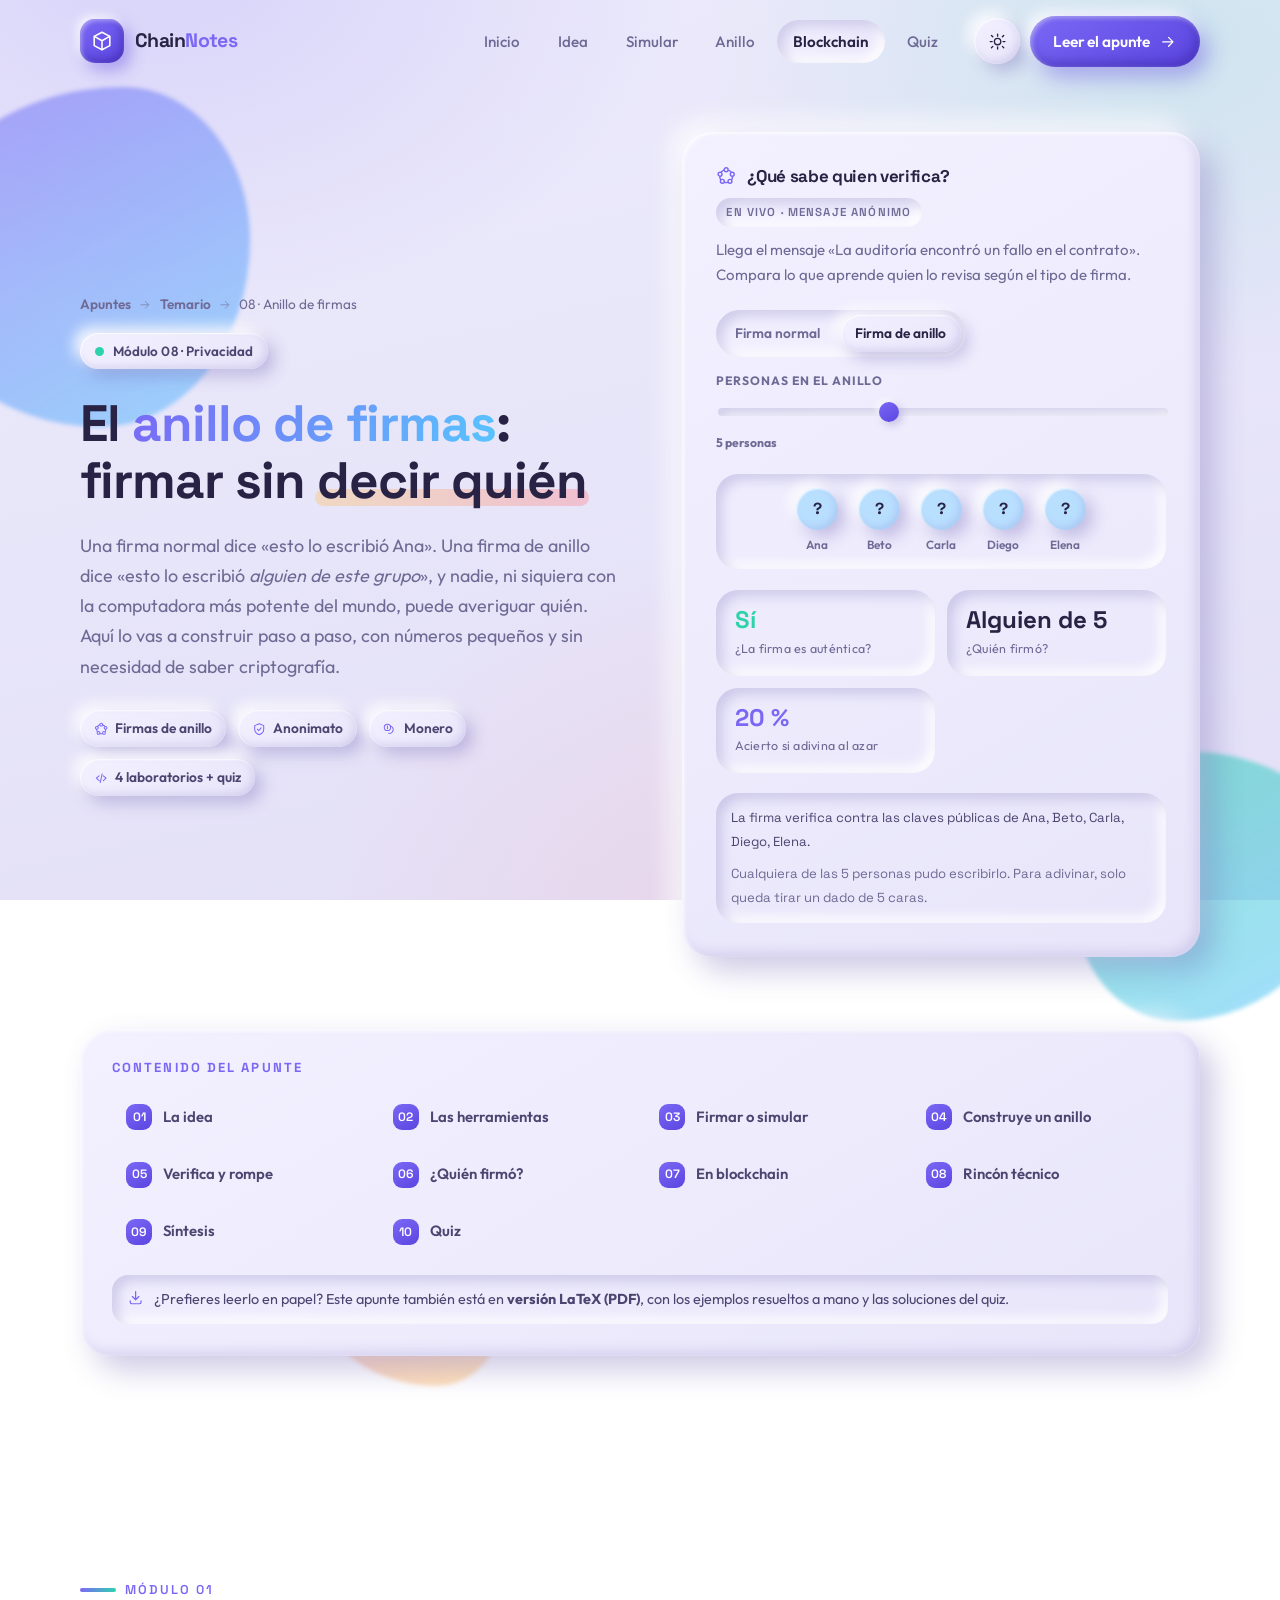
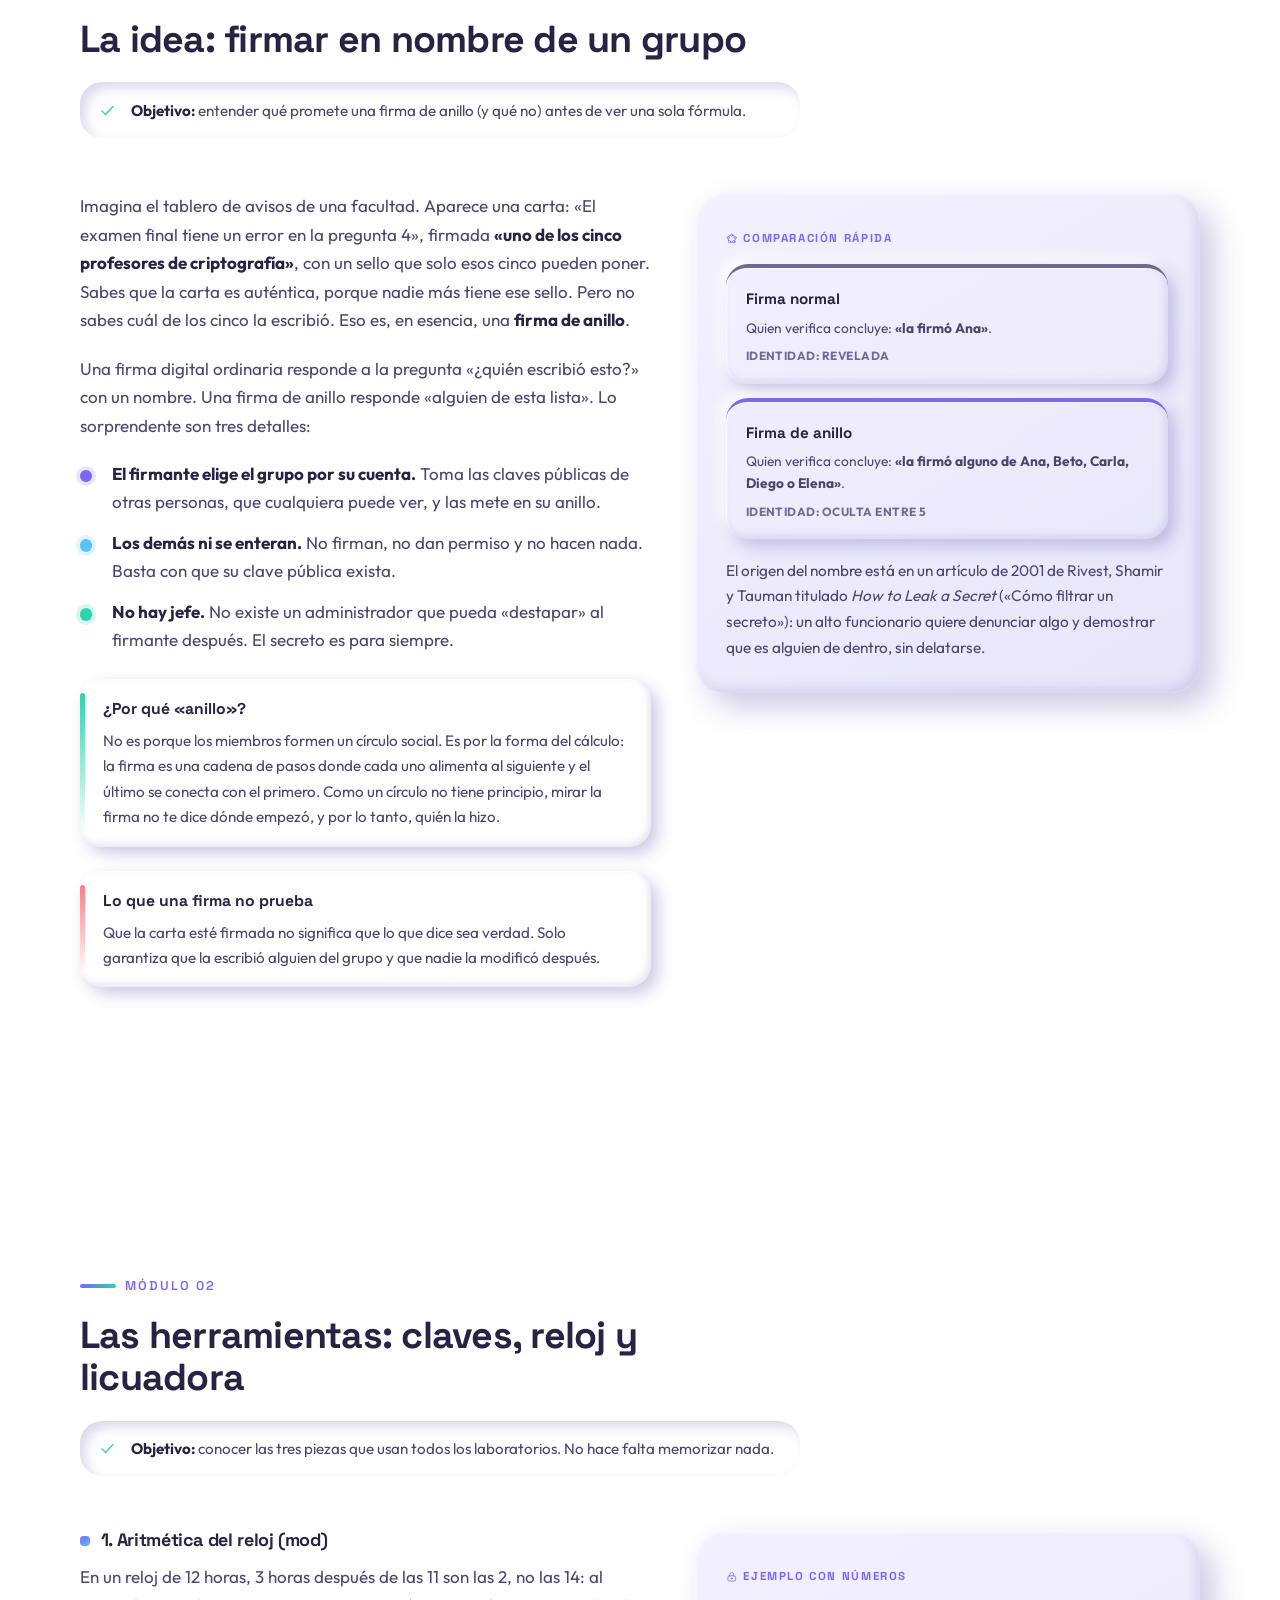
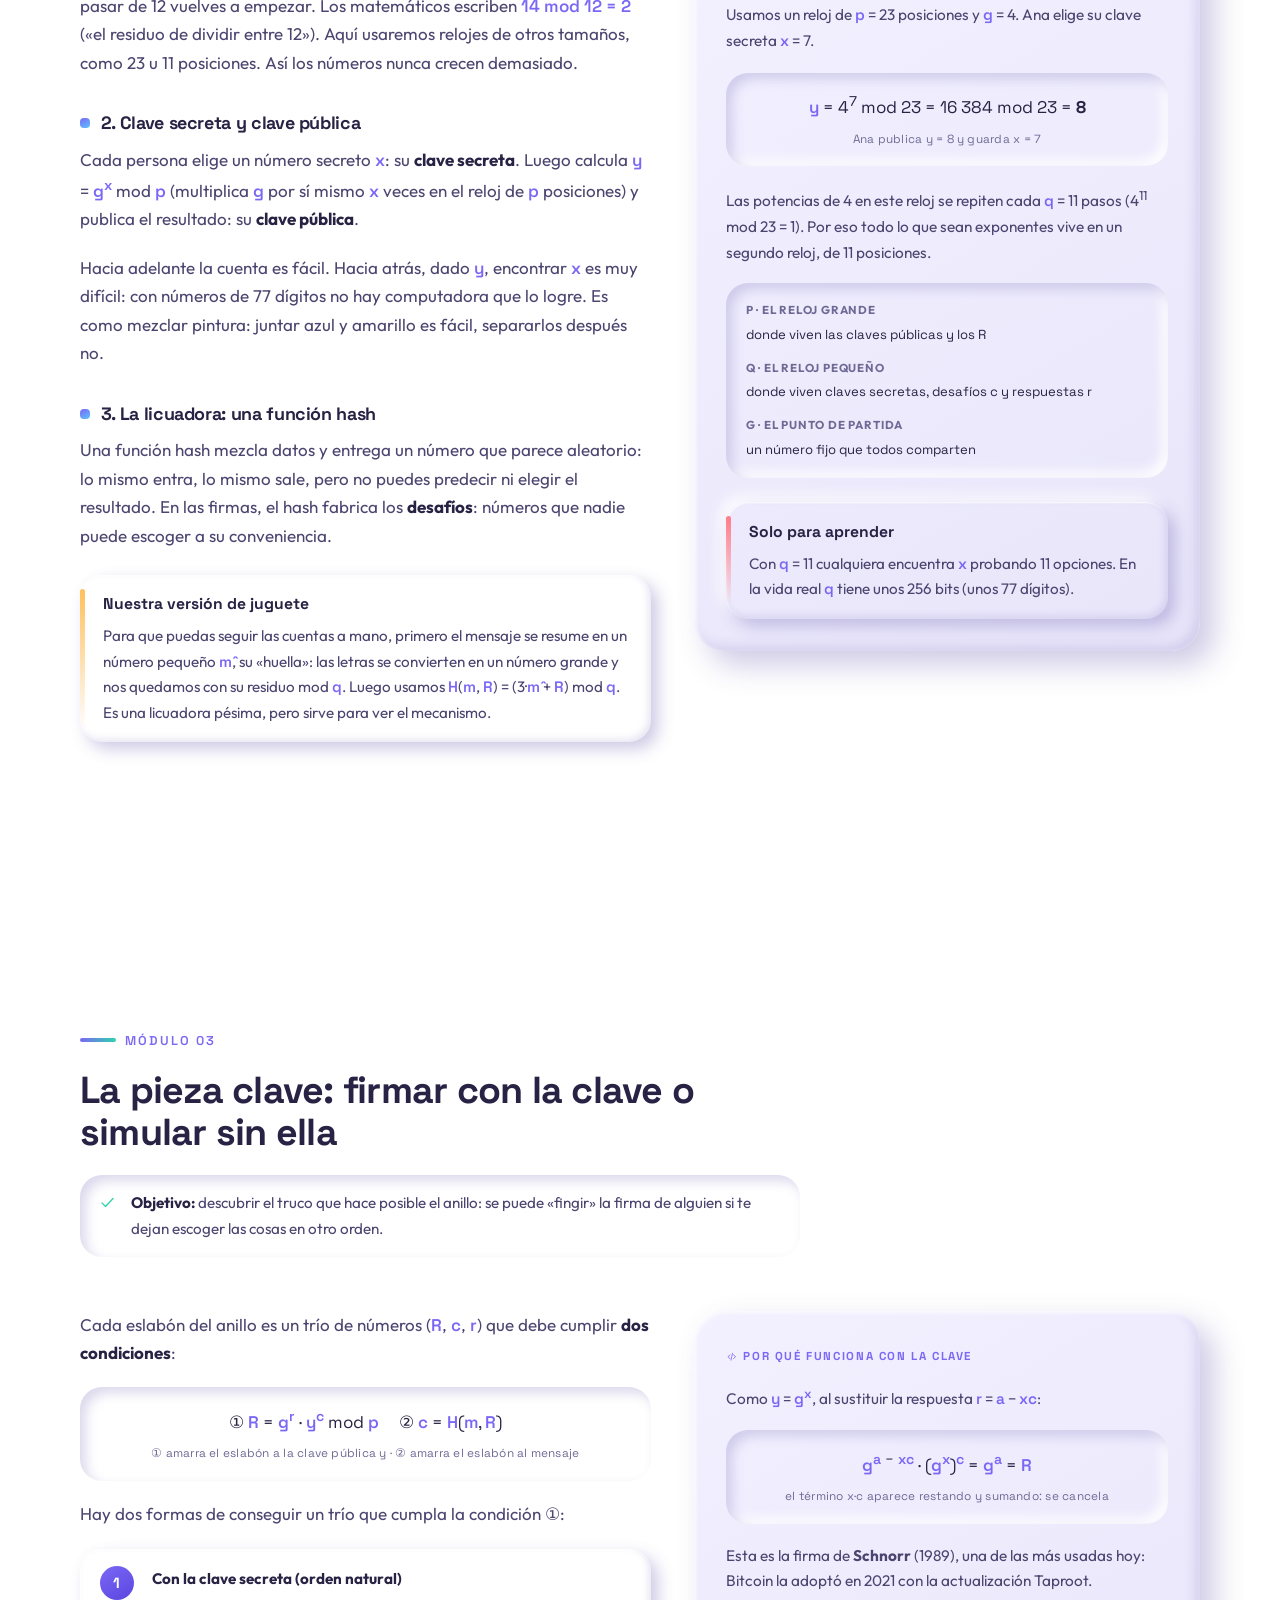
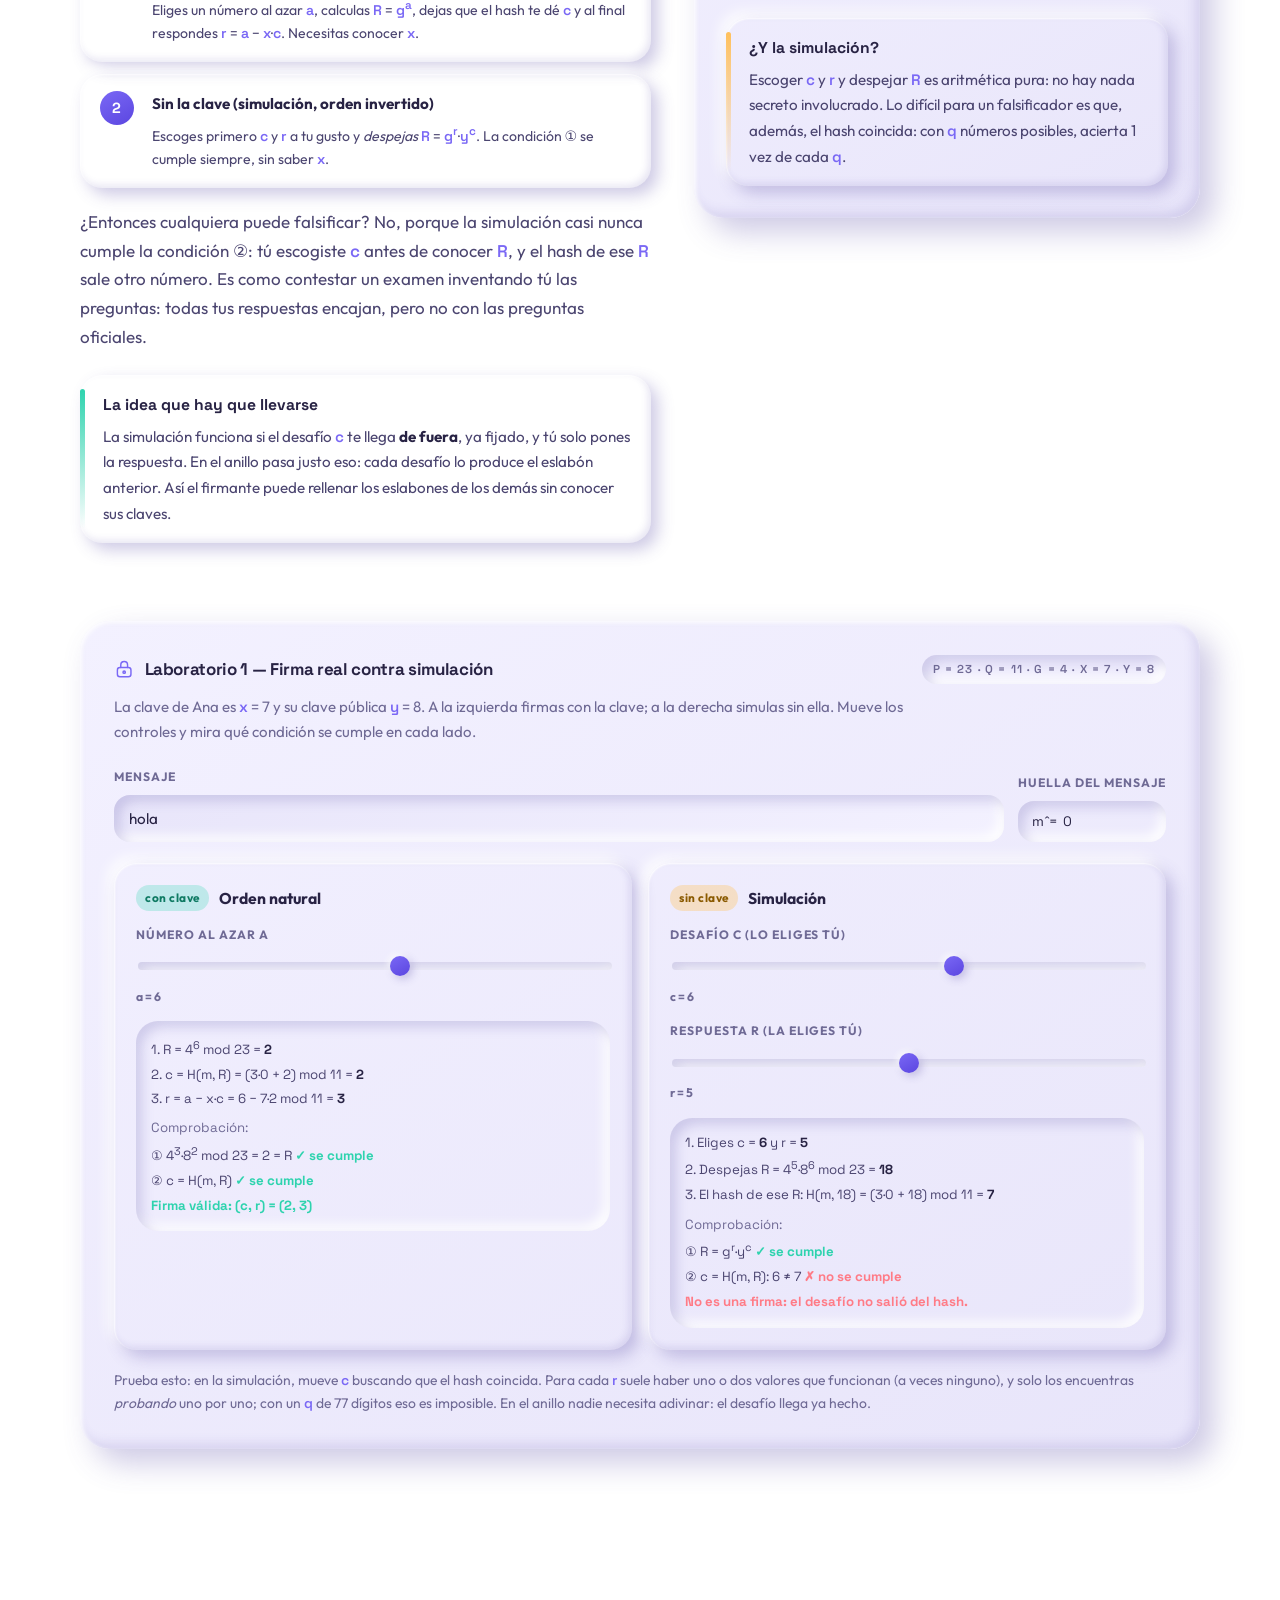
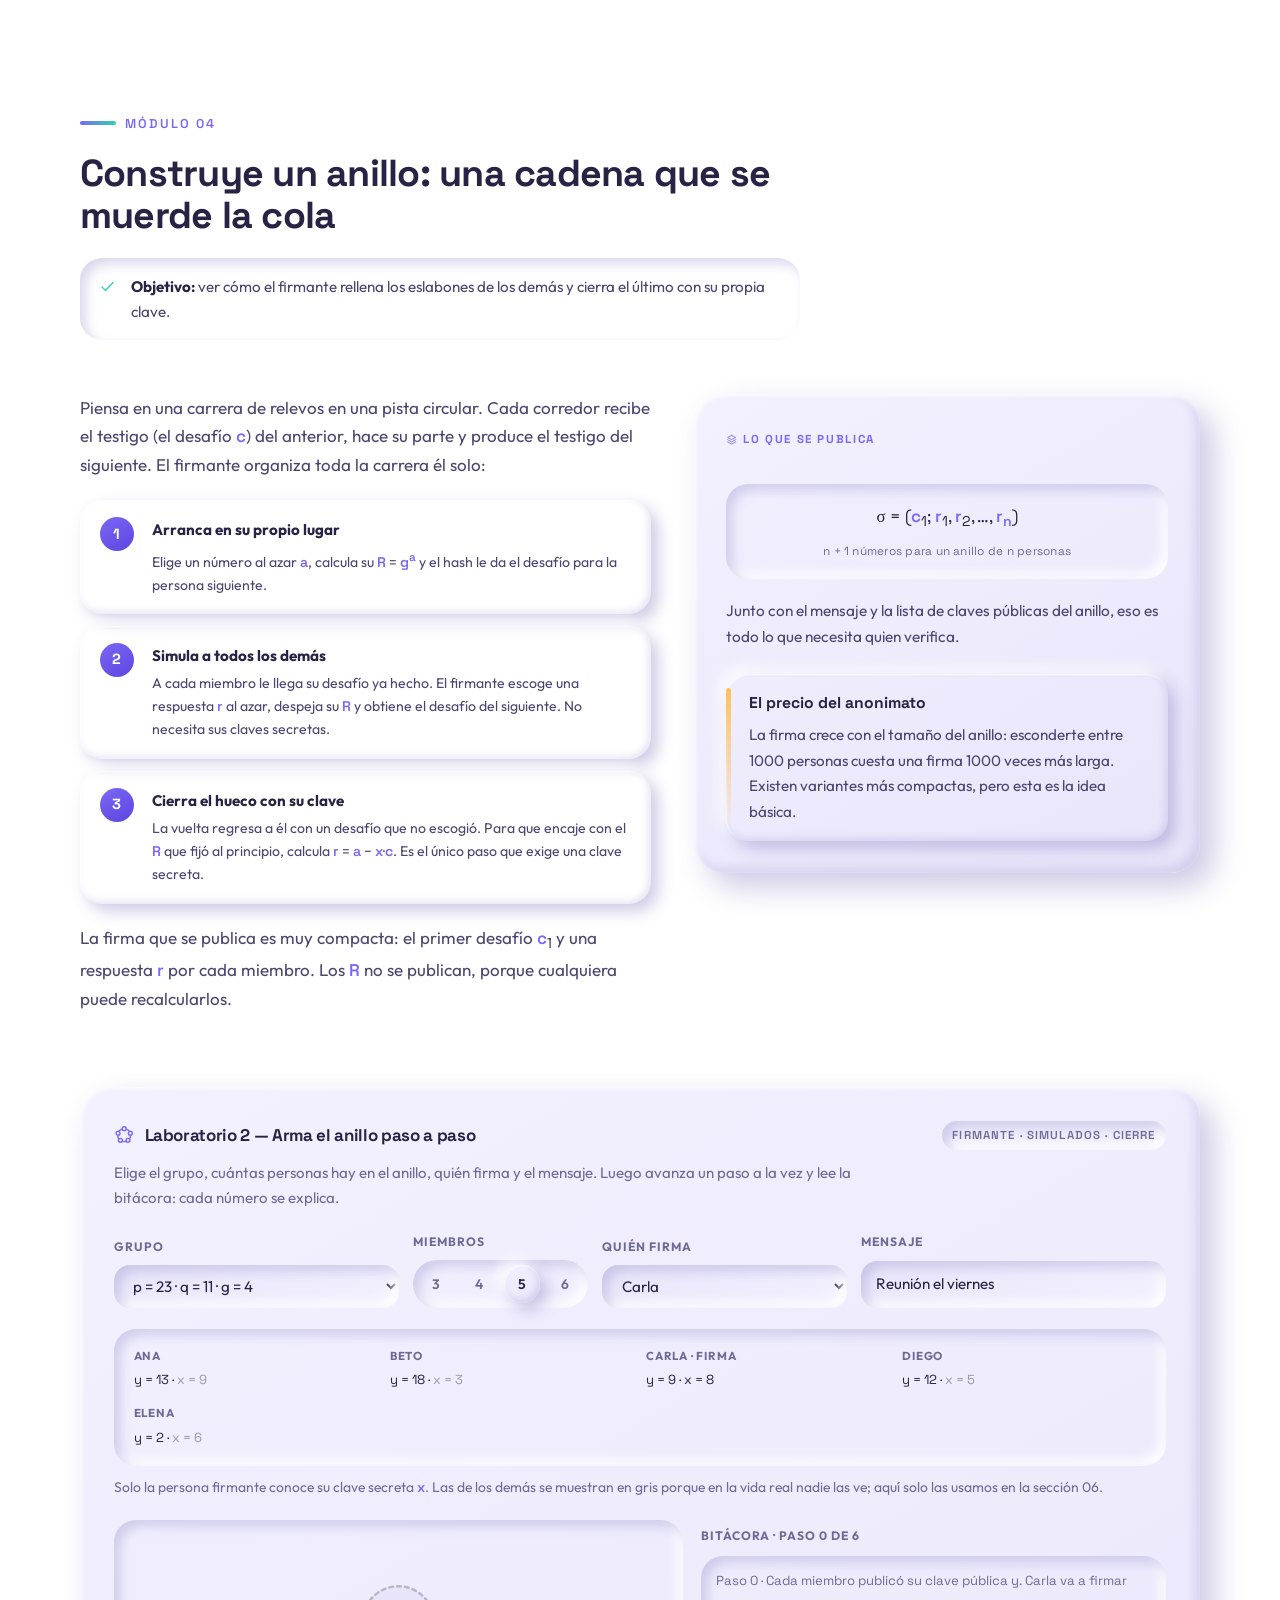
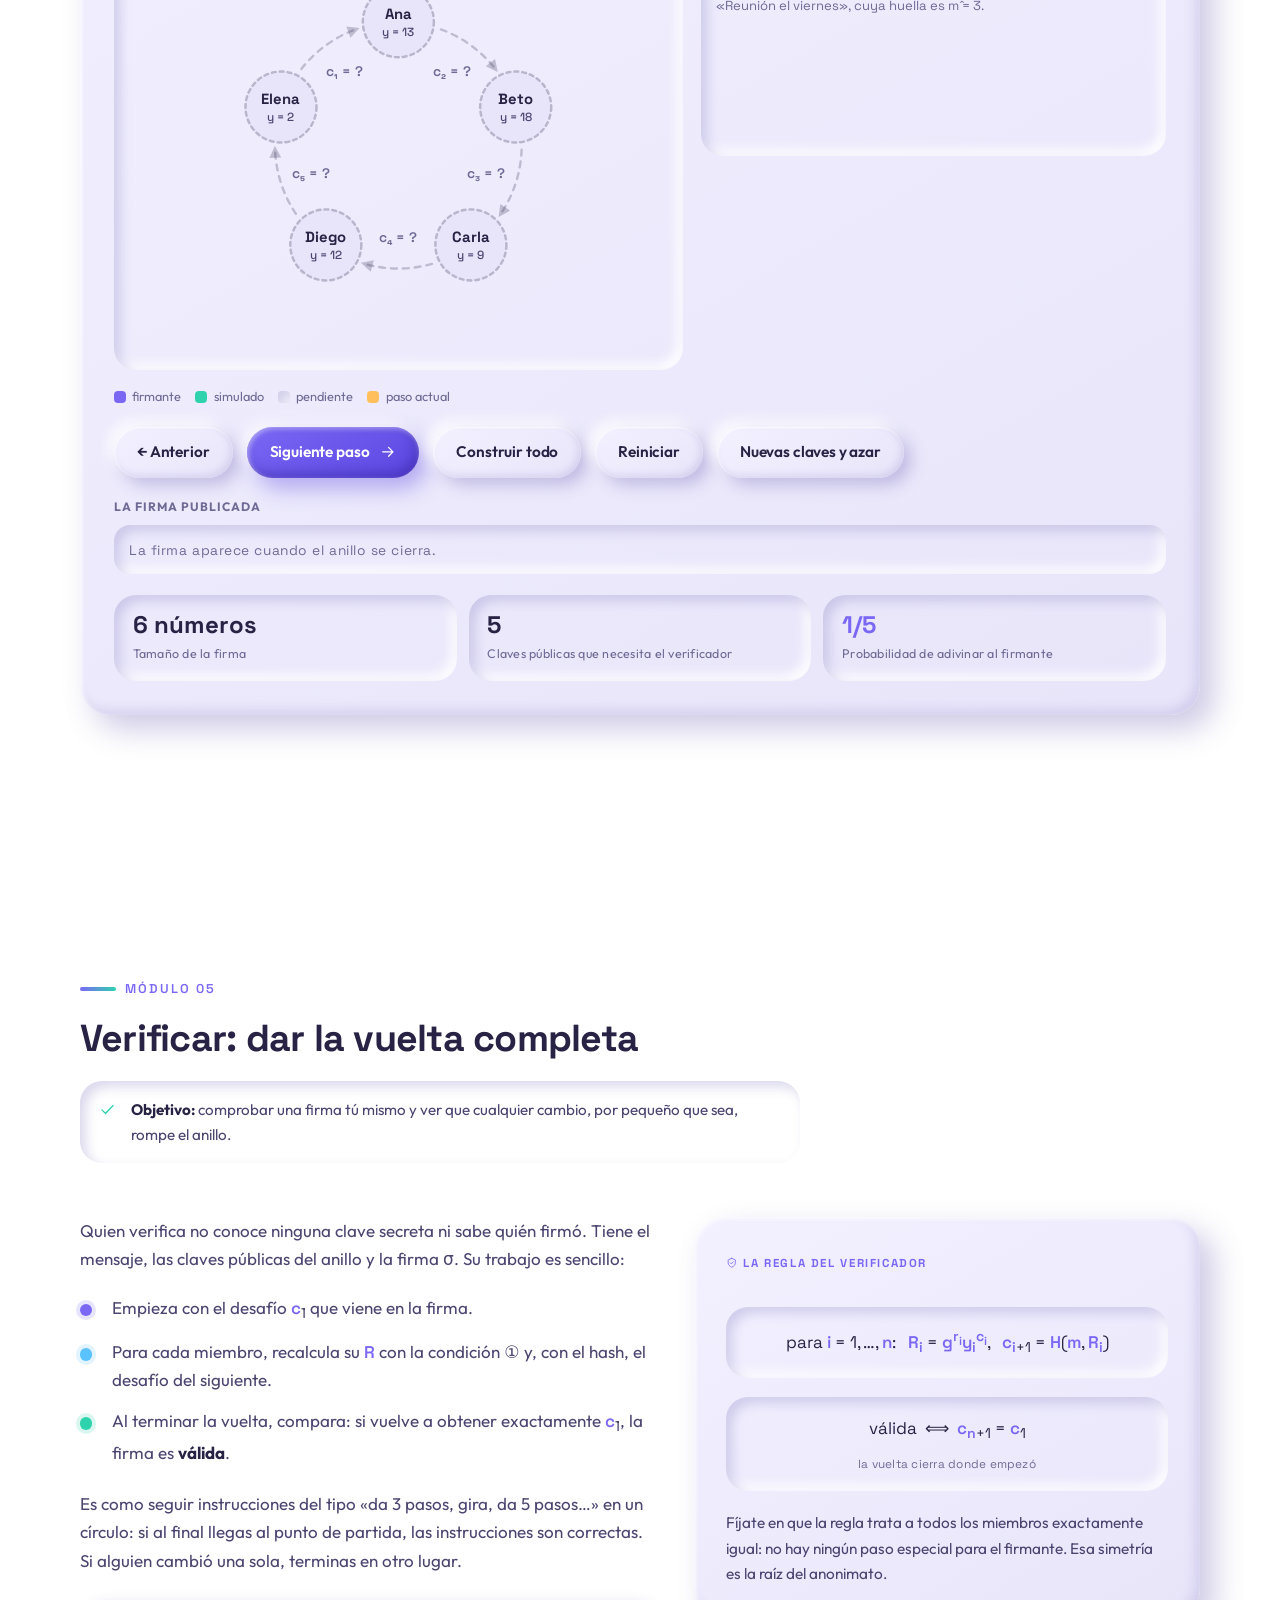
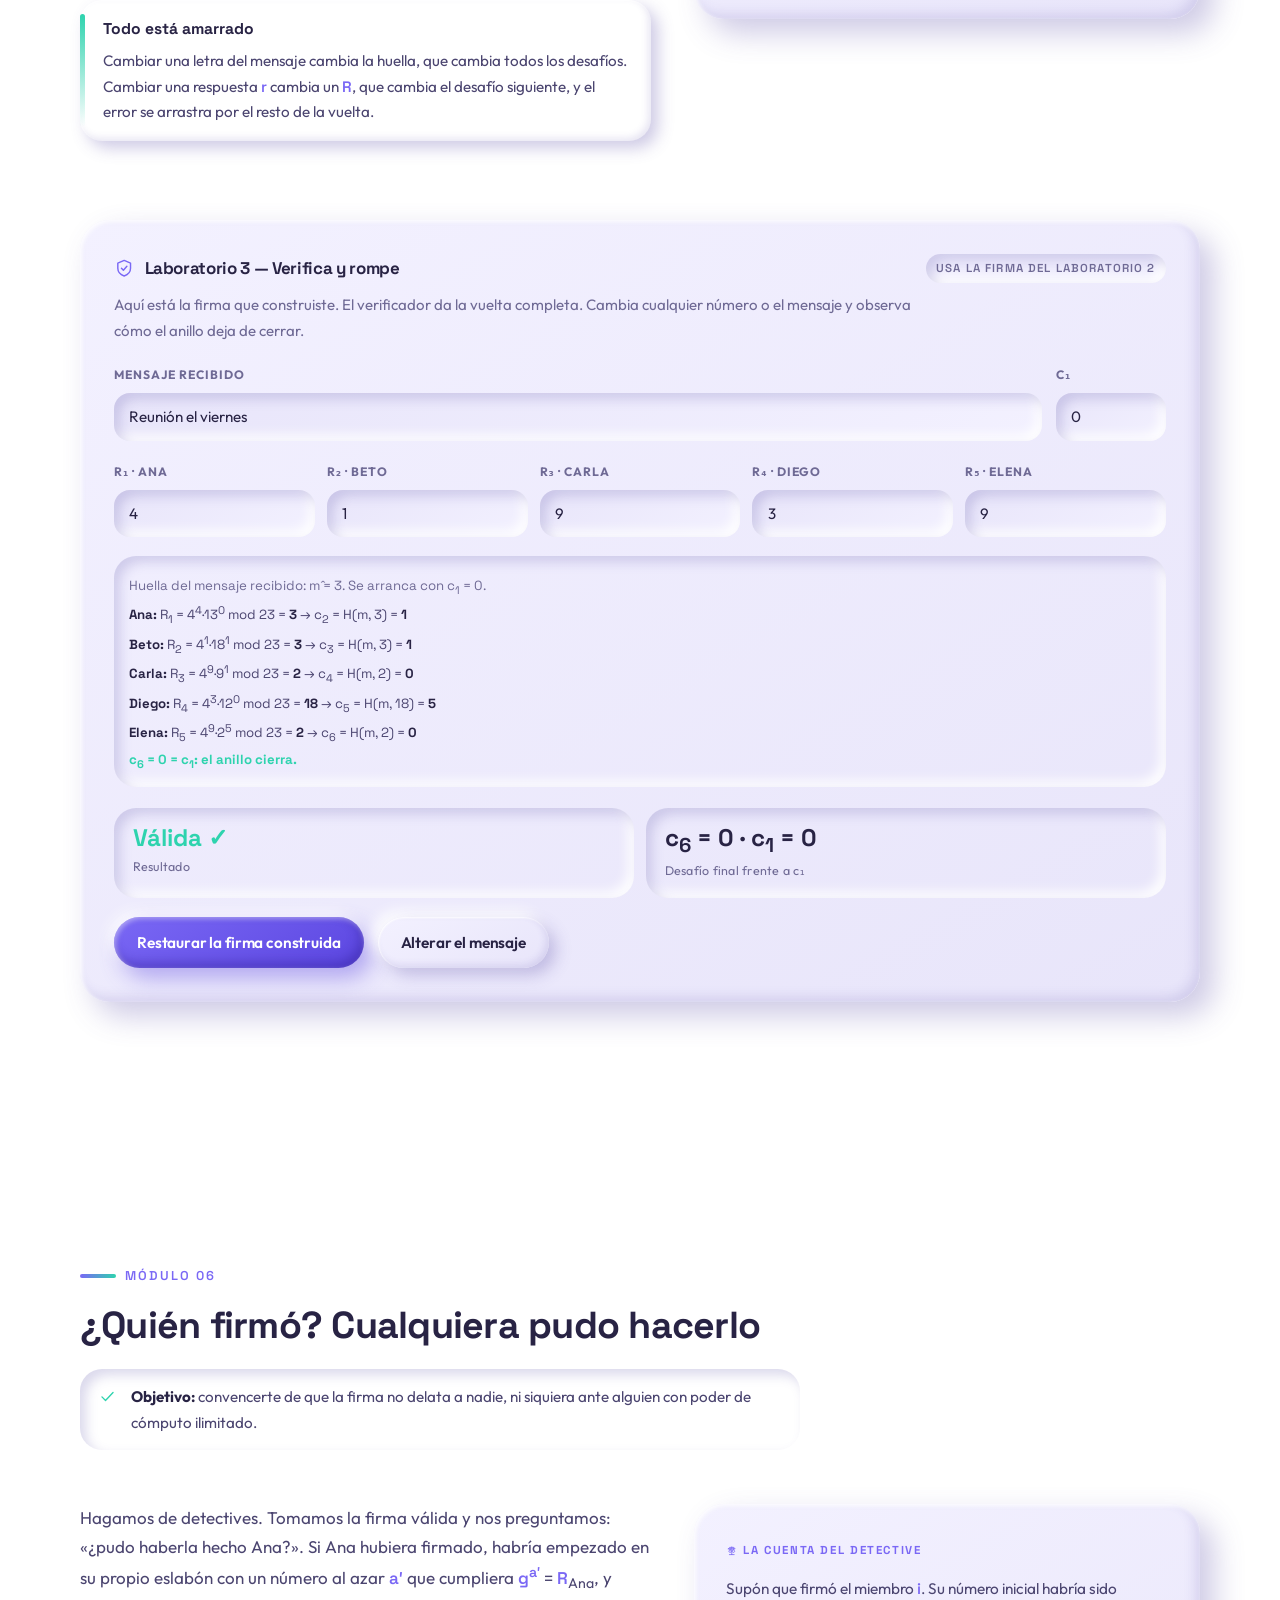
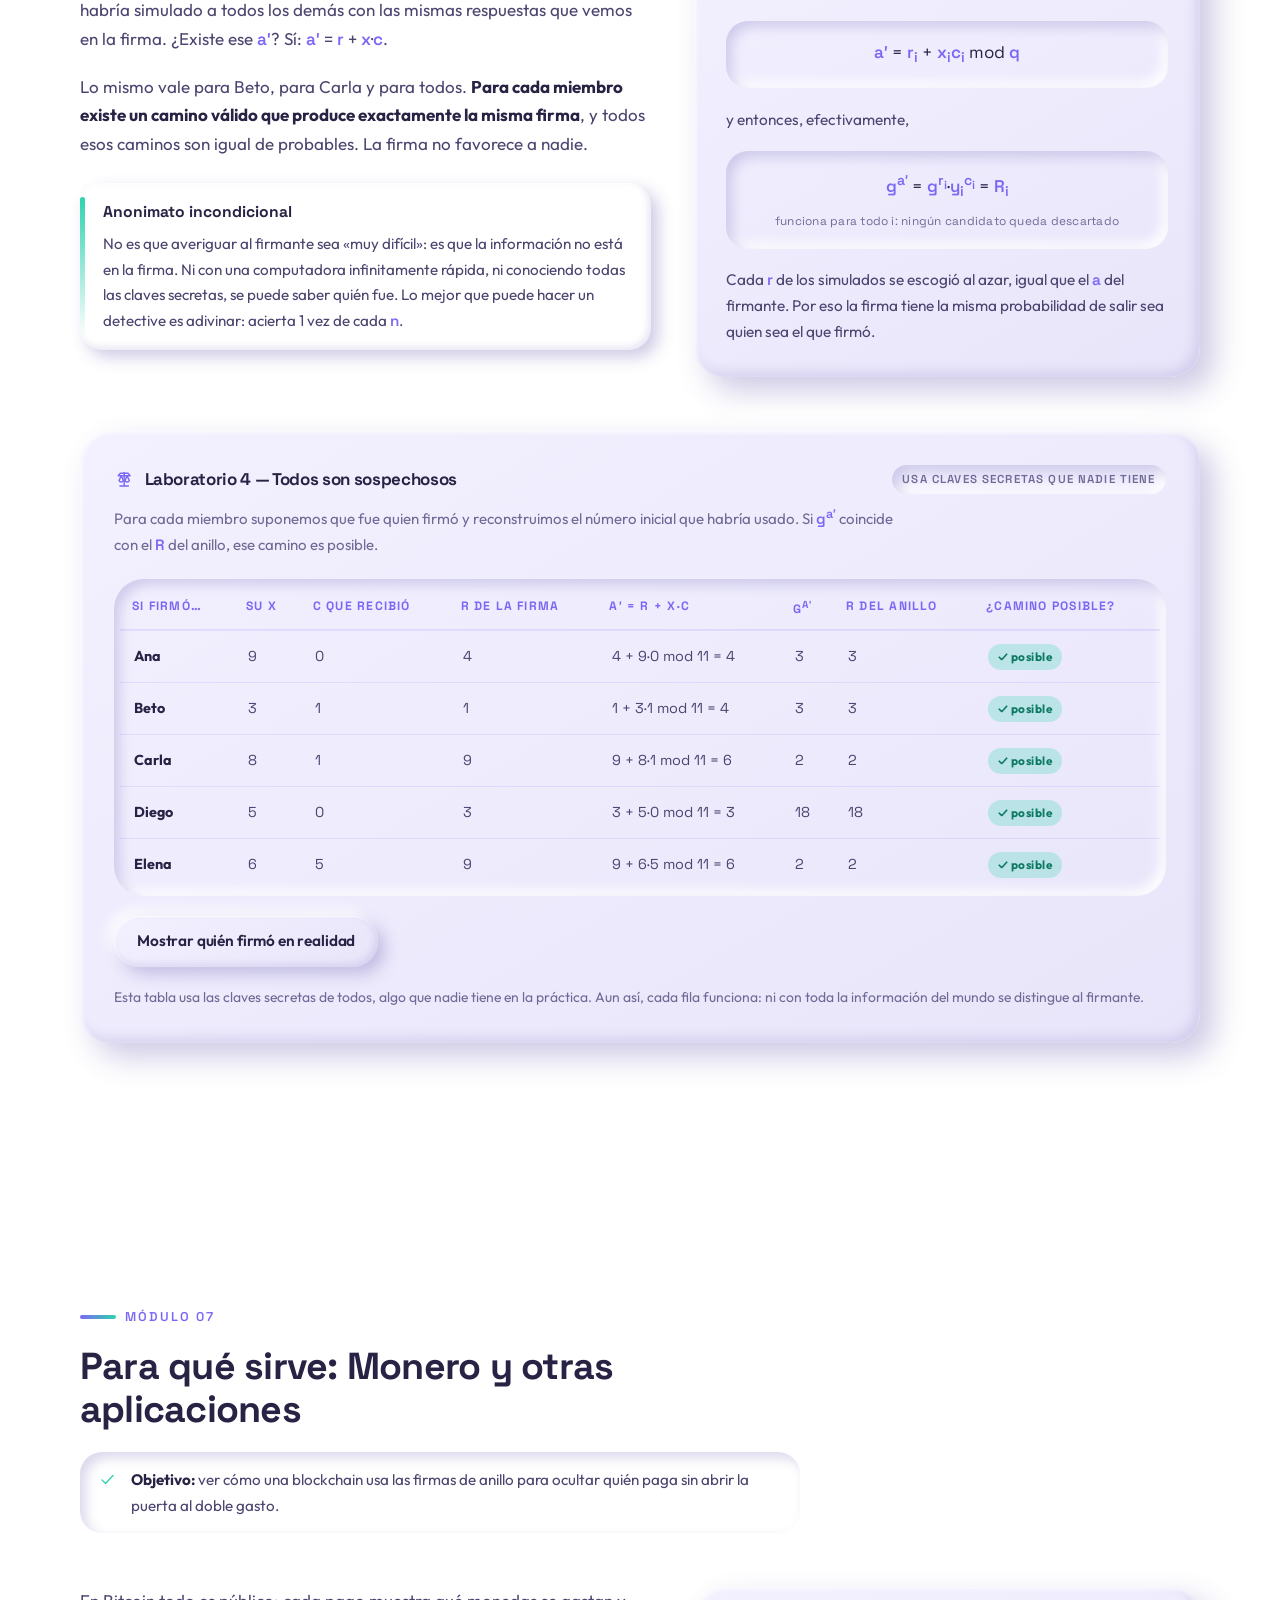
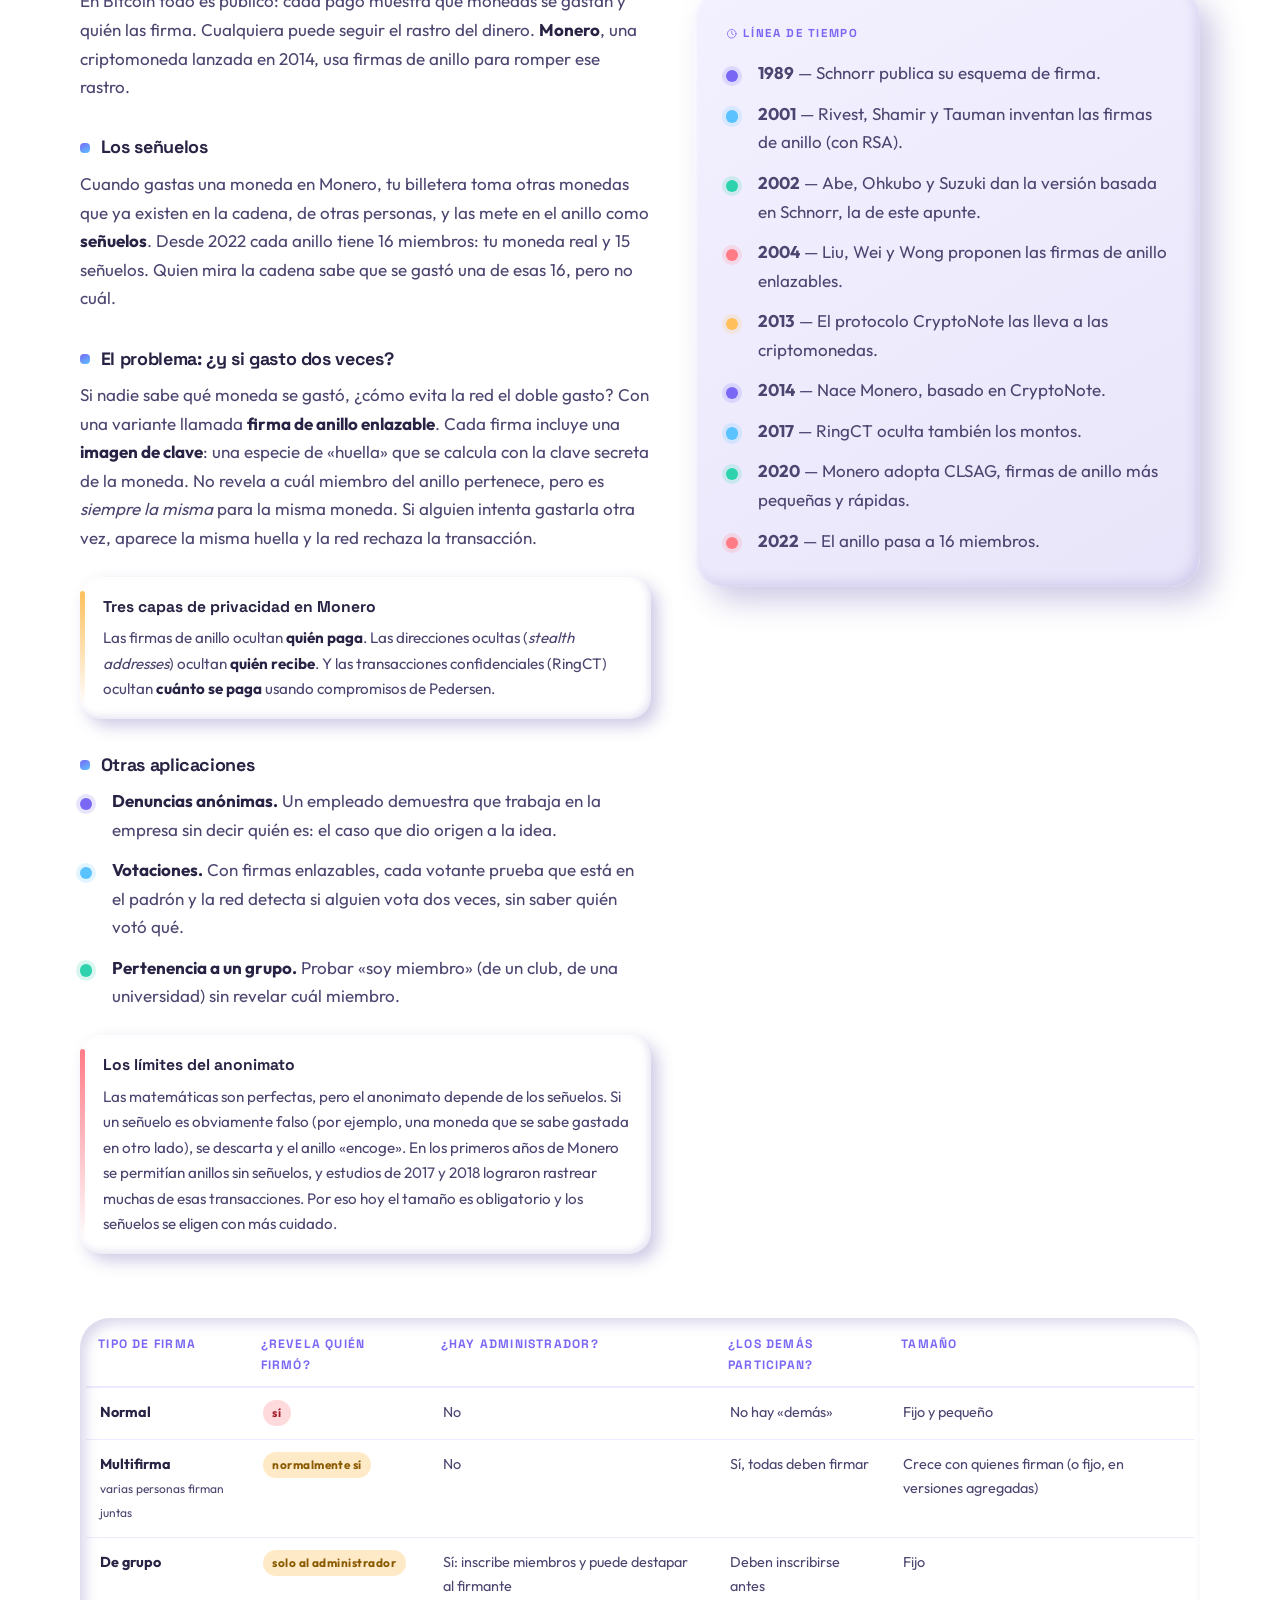
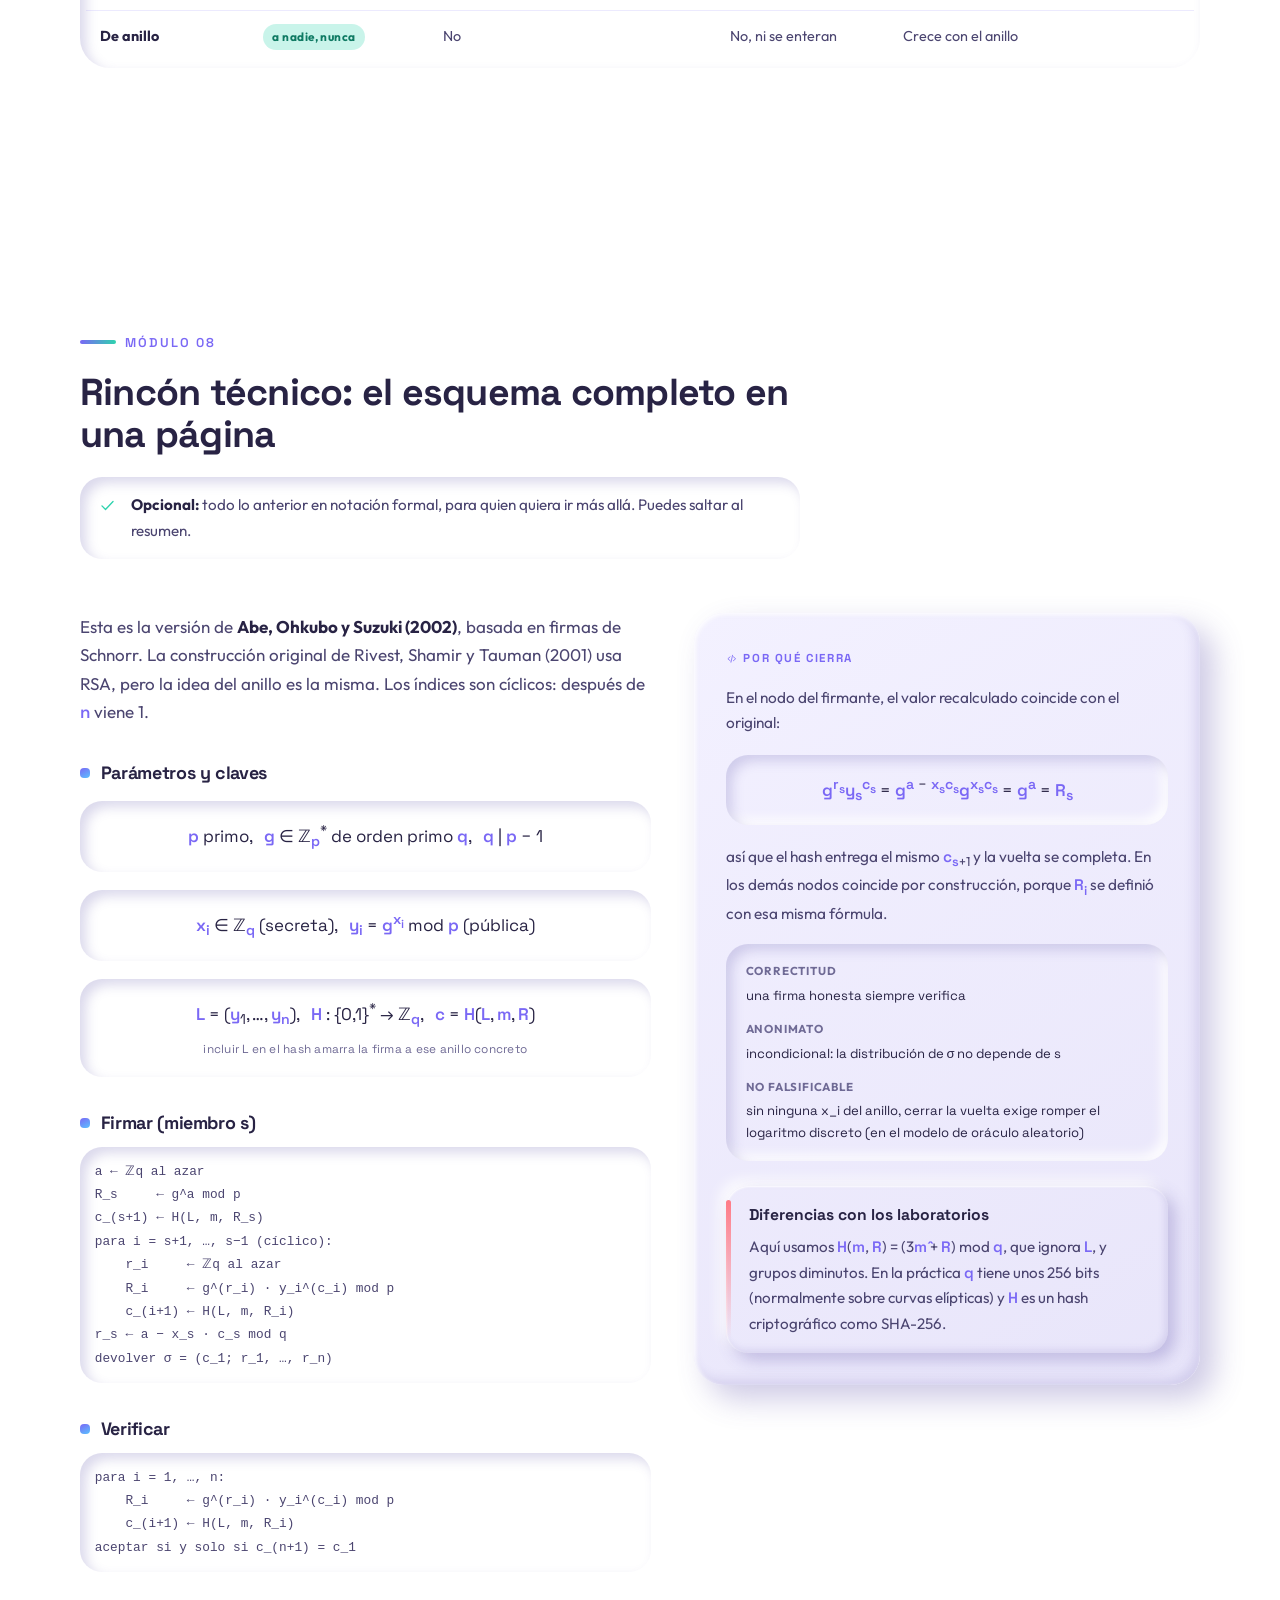
<file: temas/anillo-de-firmas.html>
<!DOCTYPE html>
<html lang="es">
<head>
<meta charset="UTF-8">
<meta name="viewport" content="width=device-width, initial-scale=1">
<title>El anillo de firmas — ChainNotes</title>
<meta name="description" content="Apunte: firmas de anillo explicadas desde cero. Firmar en nombre de un grupo sin revelar quién firma, el truco de la simulación, cómo se cierra el anillo, por qué el anonimato es perfecto y cómo lo usa Monero. Con cuatro laboratorios interactivos y un quiz final.">
<link rel="icon" href="../assets/favicon.svg" type="image/svg+xml">
<link rel="preconnect" href="https://fonts.googleapis.com">
<link rel="preconnect" href="https://fonts.gstatic.com" crossorigin>
<link href="https://fonts.googleapis.com/css2?family=Outfit:wght@300;400;500;600;700;800&family=Space+Grotesk:wght@400;500;600;700&display=swap" rel="stylesheet">
<link rel="stylesheet" href="../assets/css/styles.css">
<!-- ?v=5 rompe la caché: apuntes.css creció con el anillo, el quiz y el enlace al PDF -->
<link rel="stylesheet" href="../assets/css/apuntes.css?v=7">
</head>
<body>

<!-- ============ SPRITE DE ICONOS ============ -->
<svg class="sprite" aria-hidden="true" focusable="false" xmlns="http://www.w3.org/2000/svg">
  <symbol id="i-cube" viewBox="0 0 24 24"><path d="M12 2.5 20.5 7v10L12 21.5 3.5 17V7L12 2.5Z"/><path d="M3.7 7 12 11.7 20.3 7M12 11.7V21.4"/></symbol>
  <symbol id="i-lock" viewBox="0 0 24 24"><rect x="4" y="10" width="16" height="11" rx="3"/><path d="M8 10V7a4 4 0 0 1 8 0v3"/><circle cx="12" cy="15.5" r="1.4"/></symbol>
  <symbol id="i-ring" viewBox="0 0 24 24"><path d="M15.13 5.07A7.6 7.6 0 0 1 17.62 6.88M19.55 12.83A7.6 7.6 0 0 1 18.60 15.76M13.54 19.44A7.6 7.6 0 0 1 10.46 19.44M5.40 15.76A7.6 7.6 0 0 1 4.45 12.83M6.38 6.88A7.6 7.6 0 0 1 8.87 5.07"/><circle cx="12.0" cy="4.4" r="2.3"/><circle cx="19.2" cy="9.7" r="2.3"/><circle cx="16.5" cy="18.1" r="2.3"/><circle cx="7.5" cy="18.1" r="2.3"/><circle cx="4.8" cy="9.7" r="2.3"/></symbol>
  <symbol id="i-nodes" viewBox="0 0 24 24"><circle cx="12" cy="4.5" r="2.5"/><circle cx="4.8" cy="18" r="2.5"/><circle cx="19.2" cy="18" r="2.5"/><path d="M10.6 6.7 6.2 15.8M13.4 6.7l4.4 9.1M7.3 18h9.4"/></symbol>
  <symbol id="i-bitcoin" viewBox="0 0 24 24"><circle cx="12" cy="12" r="9"/><path d="M9.5 7.8h4.1a2.2 2.2 0 0 1 0 4.4H9.5m0 0h4.6a2.2 2.2 0 0 1 0 4.4H9.5m0-8.8v8.8M11 5.6v2.2m0 8.4v2.2m2.6-12.8v2.2m0 8.4v2.2"/></symbol>
  <symbol id="i-code" viewBox="0 0 24 24"><path d="m8.5 8-4.6 4 4.6 4M15.5 8l4.6 4-4.6 4M13.6 4.8 10.4 19.2"/></symbol>
  <symbol id="i-token" viewBox="0 0 24 24"><circle cx="9" cy="9" r="5.2"/><path d="M13.9 6.6A5.2 5.2 0 1 1 11 18.7"/><path d="M9 6.6v4.8"/></symbol>
  <symbol id="i-layers" viewBox="0 0 24 24"><path d="m12 3 8.5 4.3L12 11.6 3.5 7.3 12 3Z"/><path d="m3.5 12 8.5 4.3 8.5-4.3M3.5 16.7 12 21l8.5-4.3"/></symbol>
  <symbol id="i-shield" viewBox="0 0 24 24"><path d="M12 2.8 19.5 6v6.1c0 4.2-3 7.5-7.5 9.1-4.5-1.6-7.5-4.9-7.5-9.1V6L12 2.8Z"/><path d="m8.8 12 2.3 2.4 4.1-4.6"/></symbol>
  <symbol id="i-scale" viewBox="0 0 24 24"><path d="M12 4v16M7 20h10M5 8h14l-2.5-3h-9L5 8Z"/><path d="M8.5 8 6 13.5a2.6 2.6 0 0 0 5 0L8.5 8ZM15.5 8 13 13.5a2.6 2.6 0 0 0 5 0L15.5 8Z"/></symbol>
  <symbol id="i-clock" viewBox="0 0 24 24"><circle cx="12" cy="12" r="9"/><path d="M12 7v5l3.4 2.2"/></symbol>
  <symbol id="i-bolt" viewBox="0 0 24 24"><path d="M13.2 2.8 5.5 13.4h5.8l-.9 7.8 7.7-10.6h-5.8l.9-7.8Z"/></symbol>
  <symbol id="i-arrow" viewBox="0 0 24 24"><path d="M5 12h14M13 6l6 6-6 6"/></symbol>
  <symbol id="i-check" viewBox="0 0 24 24"><path d="m5 12.5 4.5 4.5L19 7"/></symbol>
  <symbol id="i-download" viewBox="0 0 24 24"><path d="M12 3.5v11M7.5 10.5 12 15l4.5-4.5"/><path d="M4.5 16.5v2a2 2 0 0 0 2 2h11a2 2 0 0 0 2-2v-2"/></symbol>
  <symbol id="i-github" viewBox="0 0 24 24"><path d="M12 2.6a9.4 9.4 0 0 0-3 18.3c.5.1.6-.2.6-.5v-1.7c-2.6.6-3.2-1.2-3.2-1.2-.4-1.1-1-1.4-1-1.4-.9-.6.1-.6.1-.6 1 .1 1.5 1 1.5 1 .9 1.5 2.3 1.1 2.9.8.1-.6.3-1.1.6-1.3-2.1-.2-4.3-1-4.3-4.6 0-1 .4-1.9 1-2.5-.1-.3-.4-1.3.1-2.6 0 0 .8-.3 2.6 1a9 9 0 0 1 4.7 0c1.8-1.3 2.6-1 2.6-1 .5 1.3.2 2.3.1 2.6.6.6 1 1.5 1 2.5 0 3.6-2.2 4.4-4.3 4.6.3.3.6.9.6 1.8v2.7c0 .3.2.6.7.5A9.4 9.4 0 0 0 12 2.6Z"/></symbol>
  <symbol id="i-link" viewBox="0 0 24 24"><path d="M10.5 13.5a3.5 3.5 0 0 0 5 0l3-3a3.5 3.5 0 0 0-5-5l-1.5 1.5"/><path d="M13.5 10.5a3.5 3.5 0 0 0-5 0l-3 3a3.5 3.5 0 0 0 5 5L12 17"/></symbol>
  <symbol id="i-mail" viewBox="0 0 24 24"><rect x="3" y="5.5" width="18" height="13" rx="3"/><path d="m4 8 7.1 4.6a1.7 1.7 0 0 0 1.8 0L20 8"/></symbol>
  <symbol id="i-sun" viewBox="0 0 24 24"><circle cx="12" cy="12" r="4"/><path d="M12 2.8v2.4M12 18.8v2.4M4.3 4.3l1.7 1.7M18 18l1.7 1.7M2.8 12h2.4M18.8 12h2.4M4.3 19.7 6 18M18 6l1.7-1.7"/></symbol>
  <symbol id="i-moon" viewBox="0 0 24 24"><path d="M20 14.4A8.2 8.2 0 0 1 9.6 4 8.5 8.5 0 1 0 20 14.4Z"/></symbol>
</svg>

<div class="scroll-progress" aria-hidden="true"><span id="progressBar"></span></div>
<a class="skip-link" href="#idea">Saltar al contenido</a>

<!-- ============ HEADER ============ -->
<header class="header" id="header">
  <div class="container header__inner">
    <a class="brand" href="../index.html" aria-label="ChainNotes, ir al inicio">
      <span class="brand__mark" aria-hidden="true"><svg viewBox="0 0 24 24"><use href="#i-cube"/></svg></span>
      <span class="brand__text">Chain<em>Notes</em></span>
    </a>

    <nav class="nav" id="nav" aria-label="Navegación principal">
      <ul class="nav__list">
        <li><a class="nav__link" href="../index.html">Inicio</a></li>
        <li><a class="nav__link is-active" href="#idea">Idea</a></li>
        <li><a class="nav__link" href="#simular">Simular</a></li>
        <li><a class="nav__link" href="#anillo">Anillo</a></li>
        <li><a class="nav__link" href="#blockchain">Blockchain</a></li>
        <li><a class="nav__link" href="#quiz">Quiz</a></li>
      </ul>
    </nav>

    <div class="header__actions">
      <button class="clay-btn clay-btn--icon" id="themeToggle" type="button" aria-label="Cambiar tema" title="Cambiar tema">
        <svg class="ico-sun" viewBox="0 0 24 24"><use href="#i-sun"/></svg>
        <svg class="ico-moon" viewBox="0 0 24 24"><use href="#i-moon"/></svg>
      </button>
      <a class="clay-btn clay-btn--primary header__cta" href="#idea">
        Leer el apunte <svg viewBox="0 0 24 24"><use href="#i-arrow"/></svg>
      </a>
      <button class="burger" id="burger" type="button" aria-label="Abrir menú" aria-expanded="false" aria-controls="nav">
        <span></span><span></span><span></span>
      </button>
    </div>
  </div>
</header>

<main>

<!-- ============ CABECERA DEL TEMA ============ -->
<section class="topic-hero" id="inicio">
  <div class="blobs" aria-hidden="true">
    <span class="blob blob--1" data-parallax="0.16"></span>
    <span class="blob blob--2" data-parallax="-0.10"></span>
    <span class="blob blob--3" data-parallax="0.07"></span>
    <span class="blob blob--4" data-parallax="-0.05"></span>
  </div>

  <div class="container topic-hero__inner">
    <div>
      <nav class="crumbs anim" style="--d:0ms" aria-label="Ruta de navegación">
        <a href="../index.html">Apuntes</a>
        <svg viewBox="0 0 24 24" aria-hidden="true"><use href="#i-arrow"/></svg>
        <a href="../index.html#temas">Temario</a>
        <svg viewBox="0 0 24 24" aria-hidden="true"><use href="#i-arrow"/></svg>
        <span>08 · Anillo de firmas</span>
      </nav>

      <span class="badge anim" style="--d:60ms">
        <span class="badge__dot"></span> Módulo 08 · Privacidad
      </span>

      <h1 class="topic-hero__title anim" style="--d:120ms">
        El <span class="grad">anillo de firmas</span>:<br>
        firmar sin <span class="underlined">decir quién</span>
      </h1>

      <p class="topic-hero__lead anim" style="--d:200ms">
        Una firma normal dice «esto lo escribió Ana». Una firma de anillo dice «esto lo
        escribió <em>alguien de este grupo</em>», y nadie, ni siquiera con la computadora más
        potente del mundo, puede averiguar quién. Aquí lo vas a construir paso a paso, con
        números pequeños y sin necesidad de saber criptografía.
      </p>

      <ul class="topic-hero__meta anim" style="--d:280ms">
        <li><svg viewBox="0 0 24 24"><use href="#i-ring"/></svg> Firmas de anillo</li>
        <li><svg viewBox="0 0 24 24"><use href="#i-shield"/></svg> Anonimato</li>
        <li><svg viewBox="0 0 24 24"><use href="#i-token"/></svg> Monero</li>
        <li><svg viewBox="0 0 24 24"><use href="#i-code"/></svg> 4 laboratorios + quiz</li>
      </ul>
    </div>

    <!-- LAB 0: qué aprende quien verifica -->
    <div class="clay-card lab anim anim--scale" style="--d:240ms;margin-top:0">
      <div class="lab__head">
        <h2 class="lab__title"><svg viewBox="0 0 24 24"><use href="#i-ring"/></svg> ¿Qué sabe quien verifica?</h2>
        <span class="lab__tag">en vivo · mensaje anónimo</span>
      </div>
      <p class="lab__intro">
        Llega el mensaje «La auditoría encontró un fallo en el contrato». Compara lo que
        aprende quien lo revisa según el tipo de firma.
      </p>

      <div class="controls">
        <div class="field field--auto">
          <div class="seg" id="wsSeg" role="group" aria-label="Tipo de firma">
            <button type="button" data-mode="normal" aria-pressed="false">Firma normal</button>
            <button type="button" data-mode="anillo" aria-pressed="true">Firma de anillo</button>
          </div>
        </div>
        <div class="field">
          <label class="field__label" for="wsN">Personas en el anillo</label>
          <input type="range" id="wsN" min="2" max="10" step="1" value="5">
          <span class="field__label" id="wsNOut" style="text-transform:none;letter-spacing:0"></span>
        </div>
      </div>

      <div class="who" id="wsPeople" aria-hidden="true"></div>

      <div class="readout">
        <div class="metric"><span class="metric__num metric__num--mint" id="wsAuth">—</span><span class="metric__label">¿La firma es auténtica?</span></div>
        <div class="metric"><span class="metric__num" id="wsWho">—</span><span class="metric__label">¿Quién firmó?</span></div>
        <div class="metric"><span class="metric__num metric__num--violet" id="wsOdds">—</span><span class="metric__label">Acierto si adivina al azar</span></div>
      </div>
      <div class="log" id="wsLog" aria-live="polite"></div>
    </div>
  </div>

  <div class="container">
    <nav class="clay-card toc reveal" aria-label="Contenido del apunte">
      <h2>Contenido del apunte</h2>
      <ul class="toc__list">
        <li><a href="#idea"><span class="toc__n">01</span> La idea</a></li>
        <li><a href="#claves"><span class="toc__n">02</span> Las herramientas</a></li>
        <li><a href="#simular"><span class="toc__n">03</span> Firmar o simular</a></li>
        <li><a href="#anillo"><span class="toc__n">04</span> Construye un anillo</a></li>
        <li><a href="#verificar"><span class="toc__n">05</span> Verifica y rompe</a></li>
        <li><a href="#quien"><span class="toc__n">06</span> ¿Quién firmó?</a></li>
        <li><a href="#blockchain"><span class="toc__n">07</span> En blockchain</a></li>
        <li><a href="#formulas"><span class="toc__n">08</span> Rincón técnico</a></li>
        <li><a href="#sintesis"><span class="toc__n">09</span> Síntesis</a></li>
        <li><a href="#quiz"><span class="toc__n">10</span> Quiz</a></li>
      </ul>
      <p class="toc__pdf">
        <svg viewBox="0 0 24 24" aria-hidden="true"><use href="#i-download"/></svg>
        <span>¿Prefieres leerlo en papel? Este apunte también está en
        <a href="../latex/anillo-de-firmas.pdf" target="_blank" rel="noopener">versión LaTeX (PDF)</a>,
        con los ejemplos resueltos a mano y las soluciones del quiz.</span>
      </p>
    </nav>
  </div>
</section>


<!-- ============ 01 · LA IDEA ============ -->
<section class="section note" id="idea">
  <div class="container">
    <header class="note__head reveal">
      <span class="eyebrow"><span class="eyebrow__line"></span> Módulo 01</span>
      <h2 class="section__title">La idea: firmar en nombre de un grupo</h2>
      <div class="goal">
        <svg viewBox="0 0 24 24"><use href="#i-check"/></svg>
        <p style="margin:0"><strong>Objetivo:</strong> entender qué promete una firma de anillo
        (y qué no) antes de ver una sola fórmula.</p>
      </div>
    </header>

    <div class="note__grid">
      <div class="note__body reveal">
        <p>
          Imagina el tablero de avisos de una facultad. Aparece una carta: «El examen final
          tiene un error en la pregunta 4», firmada <strong>«uno de los cinco profesores de
          criptografía»</strong>, con un sello que solo esos cinco pueden poner. Sabes que la
          carta es auténtica, porque nadie más tiene ese sello. Pero no sabes cuál de los cinco
          la escribió. Eso es, en esencia, una <strong>firma de anillo</strong>.
        </p>
        <p>
          Una <a href="firma-digital.html">firma digital</a> ordinaria responde a la pregunta
          «¿quién escribió esto?» con un nombre. Una firma de anillo responde «alguien de esta
          lista». Lo sorprendente son tres detalles:
        </p>
        <ul class="plain-list">
          <li><strong>El firmante elige el grupo por su cuenta.</strong> Toma las claves
            públicas de otras personas, que cualquiera puede ver, y las mete en su anillo.</li>
          <li style="--accent:var(--sky)"><strong>Los demás ni se enteran.</strong> No firman,
            no dan permiso y no hacen nada. Basta con que su clave pública exista.</li>
          <li style="--accent:var(--mint)"><strong>No hay jefe.</strong> No existe un
            administrador que pueda «destapar» al firmante después. El secreto es para
            siempre.</li>
        </ul>
        <div class="callout callout--key">
          <span class="callout__title">¿Por qué «anillo»?</span>
          No es porque los miembros formen un círculo social. Es por la forma del cálculo:
          la firma es una cadena de pasos donde cada uno alimenta al siguiente y el último se
          conecta con el primero. Como un círculo no tiene principio, mirar la firma no te dice
          dónde empezó, y por lo tanto, quién la hizo.
        </div>
        <div class="callout callout--warn">
          <span class="callout__title">Lo que una firma no prueba</span>
          Que la carta esté firmada no significa que lo que dice sea verdad. Solo garantiza
          que la escribió alguien del grupo y que nadie la modificó después.
        </div>
      </div>

      <aside class="clay-card formal reveal" style="--d:80ms">
        <span class="formal__tag"><svg viewBox="0 0 24 24" style="width:1em;height:1em"><use href="#i-ring"/></svg> Comparación rápida</span>
        <div class="quad" style="grid-template-columns:1fr;margin-top:0">
          <div class="quad__cell" style="--accent:var(--muted)">
            <h4>Firma normal</h4>
            <p>Quien verifica concluye: <strong>«la firmó Ana»</strong>.</p>
            <small>identidad: revelada</small>
          </div>
          <div class="quad__cell" style="--accent:var(--violet)">
            <h4>Firma de anillo</h4>
            <p>Quien verifica concluye: <strong>«la firmó alguno de Ana, Beto, Carla, Diego
            o Elena»</strong>.</p>
            <small>identidad: oculta entre 5</small>
          </div>
        </div>
        <p style="margin-top:1.2em">El origen del nombre está en un artículo de 2001 de
          Rivest, Shamir y Tauman titulado <em>How to Leak a Secret</em> («Cómo filtrar un
          secreto»): un alto funcionario quiere denunciar algo y demostrar que es alguien de
          dentro, sin delatarse.</p>
      </aside>
    </div>
  </div>
</section>


<!-- ============ 02 · LAS HERRAMIENTAS ============ -->
<section class="section note" id="claves">
  <div class="container">
    <header class="note__head reveal">
      <span class="eyebrow"><span class="eyebrow__line"></span> Módulo 02</span>
      <h2 class="section__title">Las herramientas: claves, reloj y licuadora</h2>
      <div class="goal">
        <svg viewBox="0 0 24 24"><use href="#i-check"/></svg>
        <p style="margin:0"><strong>Objetivo:</strong> conocer las tres piezas que usan todos
        los laboratorios. No hace falta memorizar nada.</p>
      </div>
    </header>

    <div class="note__grid">
      <div class="note__body reveal">
        <h3 style="margin-top:0">1. Aritmética del reloj (mod)</h3>
        <p>
          En un reloj de 12 horas, 3 horas después de las 11 son las 2, no las 14: al pasar
          de 12 vuelves a empezar. Los matemáticos escriben <var>14 mod 12 = 2</var> («el
          residuo de dividir entre 12»). Aquí usaremos relojes de otros tamaños, como 23 u 11
          posiciones. Así los números nunca crecen demasiado.
        </p>

        <h3>2. Clave secreta y clave pública</h3>
        <p>
          Cada persona elige un número secreto <var>x</var>: su <strong>clave secreta</strong>.
          Luego calcula <var>y</var> = <var>g</var><sup><var>x</var></sup> mod <var>p</var>
          (multiplica <var>g</var> por sí mismo <var>x</var> veces en el reloj de <var>p</var>
          posiciones) y publica el resultado: su <strong>clave pública</strong>.
        </p>
        <p>
          Hacia adelante la cuenta es fácil. Hacia atrás, dado <var>y</var>, encontrar
          <var>x</var> es muy difícil: con números de 77 dígitos no hay computadora que lo
          logre. Es como mezclar pintura: juntar azul y amarillo es fácil, separarlos después
          no.
        </p>

        <h3>3. La licuadora: una función hash</h3>
        <p>
          Una <a href="hash.html">función hash</a> mezcla datos y entrega un número que parece
          aleatorio: lo mismo entra, lo mismo sale, pero no puedes predecir ni elegir el
          resultado. En las firmas, el hash fabrica los <strong>desafíos</strong>: números que
          nadie puede escoger a su conveniencia.
        </p>
        <div class="callout callout--note">
          <span class="callout__title">Nuestra versión de juguete</span>
          Para que puedas seguir las cuentas a mano, primero el mensaje se resume en un número
          pequeño <var>m̂</var>, su «huella»: las letras se convierten en un número grande y
          nos quedamos con su residuo mod <var>q</var>. Luego usamos
          <var>H</var>(<var>m</var>, <var>R</var>) = (3·<var>m̂</var> + <var>R</var>) mod
          <var>q</var>. Es una licuadora pésima, pero sirve para ver el mecanismo.
        </div>
      </div>

      <aside class="clay-card formal reveal" style="--d:80ms">
        <span class="formal__tag"><svg viewBox="0 0 24 24" style="width:1em;height:1em"><use href="#i-lock"/></svg> Ejemplo con números</span>
        <p>Usamos un reloj de <var>p</var> = 23 posiciones y <var>g</var> = 4. Ana elige su
          clave secreta <var>x</var> = 7.</p>
        <span class="eq">
          <var>y</var> = 4<sup>7</sup> mod 23 = 16 384 mod 23 = <strong>8</strong>
          <small>Ana publica y = 8 y guarda x = 7</small>
        </span>
        <p>Las potencias de 4 en este reloj se repiten cada <var>q</var> = 11 pasos (4<sup>11</sup>
          mod 23 = 1). Por eso todo lo que sean exponentes vive en un segundo reloj, de 11
          posiciones.</p>
        <dl class="params" style="grid-template-columns:1fr">
          <div><dt>p · el reloj grande</dt><dd>donde viven las claves públicas y los R</dd></div>
          <div><dt>q · el reloj pequeño</dt><dd>donde viven claves secretas, desafíos c y respuestas r</dd></div>
          <div><dt>g · el punto de partida</dt><dd>un número fijo que todos comparten</dd></div>
        </dl>
        <div class="callout callout--warn" style="margin-bottom:0">
          <span class="callout__title">Solo para aprender</span>
          Con <var>q</var> = 11 cualquiera encuentra <var>x</var> probando 11 opciones. En la
          vida real <var>q</var> tiene unos 256 bits (unos 77 dígitos).
        </div>
      </aside>
    </div>
  </div>
</section>


<!-- ============ 03 · FIRMAR O SIMULAR ============ -->
<section class="section note" id="simular">
  <div class="container">
    <header class="note__head reveal">
      <span class="eyebrow"><span class="eyebrow__line"></span> Módulo 03</span>
      <h2 class="section__title">La pieza clave: firmar con la clave o simular sin ella</h2>
      <div class="goal">
        <svg viewBox="0 0 24 24"><use href="#i-check"/></svg>
        <p style="margin:0"><strong>Objetivo:</strong> descubrir el truco que hace posible el
        anillo: se puede «fingir» la firma de alguien si te dejan escoger las cosas en otro
        orden.</p>
      </div>
    </header>

    <div class="note__grid">
      <div class="note__body reveal">
        <p>
          Cada eslabón del anillo es un trío de números (<var>R</var>, <var>c</var>,
          <var>r</var>) que debe cumplir <strong>dos condiciones</strong>:
        </p>
        <span class="eq">
          ① <var>R</var> = <var>g</var><sup><var>r</var></sup> · <var>y</var><sup><var>c</var></sup> mod <var>p</var>
          &nbsp;&nbsp;&nbsp; ② <var>c</var> = <var>H</var>(<var>m</var>, <var>R</var>)
          <small>① amarra el eslabón a la clave pública y · ② amarra el eslabón al mensaje</small>
        </span>
        <p>Hay dos formas de conseguir un trío que cumpla la condición ①:</p>
        <div class="phases">
          <div class="phase"><div>
            <h4>Con la clave secreta (orden natural)</h4>
            <p>Eliges un número al azar <var>a</var>, calculas <var>R</var> = <var>g</var><sup><var>a</var></sup>,
            dejas que el hash te dé <var>c</var> y al final respondes
            <var>r</var> = <var>a</var> − <var>x</var>·<var>c</var>. Necesitas conocer <var>x</var>.</p>
          </div></div>
          <div class="phase"><div>
            <h4>Sin la clave (simulación, orden invertido)</h4>
            <p>Escoges primero <var>c</var> y <var>r</var> a tu gusto y <em>despejas</em>
            <var>R</var> = <var>g</var><sup><var>r</var></sup>·<var>y</var><sup><var>c</var></sup>.
            La condición ① se cumple siempre, sin saber <var>x</var>.</p>
          </div></div>
        </div>
        <p style="margin-top:1.2em">
          ¿Entonces cualquiera puede falsificar? No, porque la simulación casi nunca cumple la
          condición ②: tú escogiste <var>c</var> antes de conocer <var>R</var>, y el hash de
          ese <var>R</var> sale otro número. Es como contestar un examen inventando tú las
          preguntas: todas tus respuestas encajan, pero no con las preguntas oficiales.
        </p>
        <div class="callout callout--key">
          <span class="callout__title">La idea que hay que llevarse</span>
          La simulación funciona si el desafío <var>c</var> te llega <strong>de fuera</strong>,
          ya fijado, y tú solo pones la respuesta. En el anillo pasa justo eso: cada desafío lo
          produce el eslabón anterior. Así el firmante puede rellenar los eslabones de los demás
          sin conocer sus claves.
        </div>
      </div>

      <aside class="clay-card formal reveal" style="--d:80ms">
        <span class="formal__tag"><svg viewBox="0 0 24 24" style="width:1em;height:1em"><use href="#i-code"/></svg> Por qué funciona con la clave</span>
        <p>Como <var>y</var> = <var>g</var><sup><var>x</var></sup>, al sustituir la respuesta
          <var>r</var> = <var>a</var> − <var>x</var><var>c</var>:</p>
        <span class="eq">
          <var>g</var><sup><var>a</var> − <var>x</var><var>c</var></sup> · (<var>g</var><sup><var>x</var></sup>)<sup><var>c</var></sup>
          = <var>g</var><sup><var>a</var></sup> = <var>R</var>
          <small>el término x·c aparece restando y sumando: se cancela</small>
        </span>
        <p>Esta es la firma de <strong>Schnorr</strong> (1989), una de las más usadas hoy:
          Bitcoin la adoptó en 2021 con la actualización Taproot.</p>
        <div class="callout callout--note" style="margin-bottom:0">
          <span class="callout__title">¿Y la simulación?</span>
          Escoger <var>c</var> y <var>r</var> y despejar <var>R</var> es aritmética pura: no
          hay nada secreto involucrado. Lo difícil para un falsificador es que, además, el
          hash coincida: con <var>q</var> números posibles, acierta 1 vez de cada <var>q</var>.
        </div>
      </aside>
    </div>

    <!-- LAB 1 -->
    <div class="clay-card lab reveal">
      <div class="lab__head">
        <h2 class="lab__title"><svg viewBox="0 0 24 24"><use href="#i-lock"/></svg> Laboratorio 1 — Firma real contra simulación</h2>
        <span class="lab__tag">p = 23 · q = 11 · g = 4 · x = 7 · y = 8</span>
      </div>
      <p class="lab__intro">
        La clave de Ana es <var>x</var> = 7 y su clave pública <var>y</var> = 8. A la
        izquierda firmas con la clave; a la derecha simulas sin ella. Mueve los controles y
        mira qué condición se cumple en cada lado.
      </p>

      <div class="controls">
        <div class="field">
          <label class="field__label" for="pzMsg">Mensaje</label>
          <input type="text" id="pzMsg" value="hola" spellcheck="false" autocomplete="off">
        </div>
        <div class="field field--auto">
          <span class="field__label">Huella del mensaje</span>
          <code class="hashout" id="pzMh" style="padding:.62em 1em">—</code>
        </div>
      </div>

      <div class="two-col">
        <div class="pz">
          <h4 class="pz__title"><span class="status status--ok">con clave</span> Orden natural</h4>
          <div class="field">
            <label class="field__label" for="pzA">Número al azar a</label>
            <input type="range" id="pzA" min="1" max="10" step="1" value="6">
            <span class="field__label" id="pzAOut" style="text-transform:none;letter-spacing:0"></span>
          </div>
          <div class="calc" id="pzSign" aria-live="polite"></div>
        </div>
        <div class="pz">
          <h4 class="pz__title"><span class="status status--warn">sin clave</span> Simulación</h4>
          <div class="field">
            <label class="field__label" for="pzC">Desafío c (lo eliges tú)</label>
            <input type="range" id="pzC" min="0" max="10" step="1" value="6">
            <span class="field__label" id="pzCOut" style="text-transform:none;letter-spacing:0"></span>
          </div>
          <div class="field">
            <label class="field__label" for="pzR">Respuesta r (la eliges tú)</label>
            <input type="range" id="pzR" min="0" max="10" step="1" value="5">
            <span class="field__label" id="pzROut" style="text-transform:none;letter-spacing:0"></span>
          </div>
          <div class="calc" id="pzSim" aria-live="polite"></div>
        </div>
      </div>
      <p class="lab__note">
        Prueba esto: en la simulación, mueve <var>c</var> buscando que el hash coincida. Para
        cada <var>r</var> suele haber uno o dos valores que funcionan (a veces ninguno), y solo
        los encuentras <em>probando</em> uno por uno; con un <var>q</var> de 77 dígitos eso es
        imposible. En el anillo nadie necesita adivinar: el desafío llega ya hecho.
      </p>
    </div>
  </div>
</section>


<!-- ============ 04 · CONSTRUYE UN ANILLO ============ -->
<section class="section note" id="anillo">
  <div class="container">
    <header class="note__head reveal">
      <span class="eyebrow"><span class="eyebrow__line"></span> Módulo 04</span>
      <h2 class="section__title">Construye un anillo: una cadena que se muerde la cola</h2>
      <div class="goal">
        <svg viewBox="0 0 24 24"><use href="#i-check"/></svg>
        <p style="margin:0"><strong>Objetivo:</strong> ver cómo el firmante rellena los
        eslabones de los demás y cierra el último con su propia clave.</p>
      </div>
    </header>

    <div class="note__grid">
      <div class="note__body reveal">
        <p>
          Piensa en una carrera de relevos en una pista circular. Cada corredor recibe el
          testigo (el desafío <var>c</var>) del anterior, hace su parte y produce el testigo
          del siguiente. El firmante organiza toda la carrera él solo:
        </p>
        <div class="phases">
          <div class="phase"><div>
            <h4>Arranca en su propio lugar</h4>
            <p>Elige un número al azar <var>a</var>, calcula su <var>R</var> = <var>g</var><sup><var>a</var></sup>
            y el hash le da el desafío para la persona siguiente.</p>
          </div></div>
          <div class="phase"><div>
            <h4>Simula a todos los demás</h4>
            <p>A cada miembro le llega su desafío ya hecho. El firmante escoge una respuesta
            <var>r</var> al azar, despeja su <var>R</var> y obtiene el desafío del siguiente.
            No necesita sus claves secretas.</p>
          </div></div>
          <div class="phase"><div>
            <h4>Cierra el hueco con su clave</h4>
            <p>La vuelta regresa a él con un desafío que no escogió. Para que encaje con el
            <var>R</var> que fijó al principio, calcula <var>r</var> = <var>a</var> − <var>x</var>·<var>c</var>.
            Es el único paso que exige una clave secreta.</p>
          </div></div>
        </div>
        <p style="margin-top:1.2em">
          La firma que se publica es muy compacta: el primer desafío <var>c</var><sub>1</sub>
          y una respuesta <var>r</var> por cada miembro. Los <var>R</var> no se publican,
          porque cualquiera puede recalcularlos.
        </p>
      </div>

      <aside class="clay-card formal reveal" style="--d:80ms">
        <span class="formal__tag"><svg viewBox="0 0 24 24" style="width:1em;height:1em"><use href="#i-layers"/></svg> Lo que se publica</span>
        <span class="eq">
          σ = (<var>c</var><sub>1</sub>; <var>r</var><sub>1</sub>, <var>r</var><sub>2</sub>, …, <var>r</var><sub><var>n</var></sub>)
          <small>n + 1 números para un anillo de n personas</small>
        </span>
        <p>Junto con el mensaje y la lista de claves públicas del anillo, eso es todo lo que
          necesita quien verifica.</p>
        <div class="callout callout--note" style="margin-bottom:0">
          <span class="callout__title">El precio del anonimato</span>
          La firma crece con el tamaño del anillo: esconderte entre 1000 personas cuesta una
          firma 1000 veces más larga. Existen variantes más compactas, pero esta es la idea
          básica.
        </div>
      </aside>
    </div>

    <!-- LAB 2 -->
    <div class="clay-card lab reveal">
      <div class="lab__head">
        <h2 class="lab__title"><svg viewBox="0 0 24 24"><use href="#i-ring"/></svg> Laboratorio 2 — Arma el anillo paso a paso</h2>
        <span class="lab__tag">firmante · simulados · cierre</span>
      </div>
      <p class="lab__intro">
        Elige el grupo, cuántas personas hay en el anillo, quién firma y el mensaje. Luego
        avanza un paso a la vez y lee la bitácora: cada número se explica.
      </p>

      <div class="controls">
        <div class="field" style="flex-basis:190px">
          <label class="field__label" for="rgGroup">Grupo</label>
          <select id="rgGroup">
            <option value="0" selected>p = 23 · q = 11 · g = 4</option>
            <option value="1">p = 47 · q = 23 · g = 2</option>
            <option value="2">p = 59 · q = 29 · g = 4</option>
          </select>
        </div>
        <div class="field field--auto">
          <span class="field__label">Miembros</span>
          <div class="seg" id="rgSize" role="group" aria-label="Número de miembros">
            <button type="button" data-n="3" aria-pressed="false">3</button>
            <button type="button" data-n="4" aria-pressed="false">4</button>
            <button type="button" data-n="5" aria-pressed="true">5</button>
            <button type="button" data-n="6" aria-pressed="false">6</button>
          </div>
        </div>
        <div class="field" style="flex-basis:150px">
          <label class="field__label" for="rgSigner">Quién firma</label>
          <select id="rgSigner"></select>
        </div>
        <div class="field">
          <label class="field__label" for="rgMsg">Mensaje</label>
          <input type="text" id="rgMsg" value="Reunión el viernes" spellcheck="false" autocomplete="off">
        </div>
      </div>

      <dl class="params" id="rgKeys" style="margin-top:0"></dl>
      <p class="lab__note" style="margin-top:.6rem">
        Solo la persona firmante conoce su clave secreta <var>x</var>. Las de los demás se
        muestran en gris porque en la vida real nadie las ve; aquí solo las usamos en la
        sección 06.
      </p>

      <div class="ringlab">
        <div>
          <div class="ringwrap" id="rgSvg" role="img" aria-label="Diagrama del anillo de firmas"></div>
          <div class="legend">
            <span><i style="background:var(--violet)"></i> firmante</span>
            <span><i style="background:var(--mint)"></i> simulado</span>
            <span><i style="background:var(--surface-2);box-shadow:var(--clay-inset)"></i> pendiente</span>
            <span><i style="background:var(--amber)"></i> paso actual</span>
          </div>
        </div>
        <div>
          <span class="field__label">Bitácora · <span id="rgStep">Paso 0</span></span>
          <div class="log log--tall" id="rgLog" aria-live="polite" style="margin-top:.5rem"></div>
        </div>
      </div>

      <div class="controls" style="margin:1.2rem 0 0">
        <div class="field field--auto"><button class="clay-btn" id="rgPrev" type="button">← Anterior</button></div>
        <div class="field field--auto"><button class="clay-btn clay-btn--primary" id="rgNext" type="button">Siguiente paso <svg viewBox="0 0 24 24"><use href="#i-arrow"/></svg></button></div>
        <div class="field field--auto"><button class="clay-btn" id="rgAll" type="button">Construir todo</button></div>
        <div class="field field--auto"><button class="clay-btn" id="rgReset" type="button">Reiniciar</button></div>
        <div class="field field--auto"><button class="clay-btn" id="rgNew" type="button">Nuevas claves y azar</button></div>
      </div>

      <span class="field__label" style="margin-top:1.2rem;display:block">La firma publicada</span>
      <code class="hashout" id="rgSig" style="margin-top:.5rem"></code>

      <div class="readout">
        <div class="metric"><span class="metric__num" id="rgMetSize">—</span><span class="metric__label">Tamaño de la firma</span></div>
        <div class="metric"><span class="metric__num" id="rgMetKeys">—</span><span class="metric__label">Claves públicas que necesita el verificador</span></div>
        <div class="metric"><span class="metric__num metric__num--violet" id="rgMetOdds">—</span><span class="metric__label">Probabilidad de adivinar al firmante</span></div>
      </div>
    </div>
  </div>
</section>


<!-- ============ 05 · VERIFICA Y ROMPE ============ -->
<section class="section note" id="verificar">
  <div class="container">
    <header class="note__head reveal">
      <span class="eyebrow"><span class="eyebrow__line"></span> Módulo 05</span>
      <h2 class="section__title">Verificar: dar la vuelta completa</h2>
      <div class="goal">
        <svg viewBox="0 0 24 24"><use href="#i-check"/></svg>
        <p style="margin:0"><strong>Objetivo:</strong> comprobar una firma tú mismo y ver que
        cualquier cambio, por pequeño que sea, rompe el anillo.</p>
      </div>
    </header>

    <div class="note__grid">
      <div class="note__body reveal">
        <p>
          Quien verifica no conoce ninguna clave secreta ni sabe quién firmó. Tiene el mensaje,
          las claves públicas del anillo y la firma σ. Su trabajo es sencillo:
        </p>
        <ul class="plain-list">
          <li>Empieza con el desafío <var>c</var><sub>1</sub> que viene en la firma.</li>
          <li style="--accent:var(--sky)">Para cada miembro, recalcula su <var>R</var> con la
            condición ① y, con el hash, el desafío del siguiente.</li>
          <li style="--accent:var(--mint)">Al terminar la vuelta, compara: si vuelve a obtener
            exactamente <var>c</var><sub>1</sub>, la firma es <strong>válida</strong>.</li>
        </ul>
        <p>
          Es como seguir instrucciones del tipo «da 3 pasos, gira, da 5 pasos…» en un círculo:
          si al final llegas al punto de partida, las instrucciones son correctas. Si alguien
          cambió una sola, terminas en otro lugar.
        </p>
        <div class="callout callout--key">
          <span class="callout__title">Todo está amarrado</span>
          Cambiar una letra del mensaje cambia la huella, que cambia todos los desafíos.
          Cambiar una respuesta <var>r</var> cambia un <var>R</var>, que cambia el desafío
          siguiente, y el error se arrastra por el resto de la vuelta.
        </div>
      </div>

      <aside class="clay-card formal reveal" style="--d:80ms">
        <span class="formal__tag"><svg viewBox="0 0 24 24" style="width:1em;height:1em"><use href="#i-shield"/></svg> La regla del verificador</span>
        <span class="eq">
          para <var>i</var> = 1, …, <var>n</var>: &nbsp;
          <var>R</var><sub><var>i</var></sub> = <var>g</var><sup><var>r</var><sub><var>i</var></sub></sup><var>y</var><sub><var>i</var></sub><sup><var>c</var><sub><var>i</var></sub></sup>,
          &nbsp; <var>c</var><sub><var>i</var>+1</sub> = <var>H</var>(<var>m</var>, <var>R</var><sub><var>i</var></sub>)
        </span>
        <span class="eq">
          válida &nbsp;⟺&nbsp; <var>c</var><sub><var>n</var>+1</sub> = <var>c</var><sub>1</sub>
          <small>la vuelta cierra donde empezó</small>
        </span>
        <p>Fíjate en que la regla trata a todos los miembros exactamente igual: no hay ningún
          paso especial para el firmante. Esa simetría es la raíz del anonimato.</p>
      </aside>
    </div>

    <!-- LAB 3 -->
    <div class="clay-card lab reveal">
      <div class="lab__head">
        <h2 class="lab__title"><svg viewBox="0 0 24 24"><use href="#i-shield"/></svg> Laboratorio 3 — Verifica y rompe</h2>
        <span class="lab__tag">usa la firma del laboratorio 2</span>
      </div>
      <p class="lab__intro">
        Aquí está la firma que construiste. El verificador da la vuelta completa. Cambia
        cualquier número o el mensaje y observa cómo el anillo deja de cerrar.
      </p>

      <div class="controls">
        <div class="field">
          <label class="field__label" for="vfMsg">Mensaje recibido</label>
          <input type="text" id="vfMsg" spellcheck="false" autocomplete="off">
        </div>
        <div class="field" style="flex-basis:110px;flex-grow:0">
          <label class="field__label" for="vfC1">c₁</label>
          <input type="number" id="vfC1" min="0" step="1">
        </div>
      </div>
      <div class="rinputs" id="vfR"></div>

      <div class="calc" id="vfLinks" aria-live="polite" style="margin-top:1.2rem"></div>

      <div class="readout">
        <div class="metric"><span class="metric__num" id="vfResult">—</span><span class="metric__label">Resultado</span></div>
        <div class="metric"><span class="metric__num" id="vfEnd">—</span><span class="metric__label">Desafío final frente a c₁</span></div>
      </div>
      <div class="callout callout--warn" id="vfNote" hidden>
        <span class="callout__title">¡Pasó por casualidad!</span>
        Cambiaste algo y la firma sigue cerrando. Con un reloj de solo <span id="vfQ">11</span>
        posiciones, uno o dos de cada <var>q</var> cambios coinciden por suerte. Por eso en la
        práctica <var>q</var> tiene 77 dígitos y la suerte deja de existir.
      </div>

      <div class="controls" style="margin:1.2rem 0 0">
        <div class="field field--auto"><button class="clay-btn clay-btn--primary" id="vfRestore" type="button">Restaurar la firma construida</button></div>
        <div class="field field--auto"><button class="clay-btn" id="vfAlter" type="button">Alterar el mensaje</button></div>
      </div>
    </div>
  </div>
</section>


<!-- ============ 06 · ¿QUIÉN FIRMÓ? ============ -->
<section class="section note" id="quien">
  <div class="container">
    <header class="note__head reveal">
      <span class="eyebrow"><span class="eyebrow__line"></span> Módulo 06</span>
      <h2 class="section__title">¿Quién firmó? Cualquiera pudo hacerlo</h2>
      <div class="goal">
        <svg viewBox="0 0 24 24"><use href="#i-check"/></svg>
        <p style="margin:0"><strong>Objetivo:</strong> convencerte de que la firma no
        delata a nadie, ni siquiera ante alguien con poder de cómputo ilimitado.</p>
      </div>
    </header>

    <div class="note__grid">
      <div class="note__body reveal">
        <p>
          Hagamos de detectives. Tomamos la firma válida y nos preguntamos: «¿pudo haberla
          hecho Ana?». Si Ana hubiera firmado, habría empezado en su propio eslabón con un
          número al azar <var>a′</var> que cumpliera <var>g</var><sup><var>a′</var></sup> = <var>R</var><sub>Ana</sub>,
          y habría simulado a todos los demás con las mismas respuestas que vemos en la firma.
          ¿Existe ese <var>a′</var>? Sí: <var>a′</var> = <var>r</var> + <var>x</var>·<var>c</var>.
        </p>
        <p>
          Lo mismo vale para Beto, para Carla y para todos. <strong>Para cada miembro existe un
          camino válido que produce exactamente la misma firma</strong>, y todos esos caminos
          son igual de probables. La firma no favorece a nadie.
        </p>
        <div class="callout callout--key">
          <span class="callout__title">Anonimato incondicional</span>
          No es que averiguar al firmante sea «muy difícil»: es que la información no está en
          la firma. Ni con una computadora infinitamente rápida, ni conociendo todas las claves
          secretas, se puede saber quién fue. Lo mejor que puede hacer un detective es adivinar:
          acierta 1 vez de cada <var>n</var>.
        </div>
      </div>

      <aside class="clay-card formal reveal" style="--d:80ms">
        <span class="formal__tag"><svg viewBox="0 0 24 24" style="width:1em;height:1em"><use href="#i-scale"/></svg> La cuenta del detective</span>
        <p>Supón que firmó el miembro <var>i</var>. Su número inicial habría sido</p>
        <span class="eq">
          <var>a′</var> = <var>r</var><sub><var>i</var></sub> + <var>x</var><sub><var>i</var></sub><var>c</var><sub><var>i</var></sub> mod <var>q</var>
        </span>
        <p>y entonces, efectivamente,</p>
        <span class="eq">
          <var>g</var><sup><var>a′</var></sup> = <var>g</var><sup><var>r</var><sub><var>i</var></sub></sup>·<var>y</var><sub><var>i</var></sub><sup><var>c</var><sub><var>i</var></sub></sup> = <var>R</var><sub><var>i</var></sub>
          <small>funciona para todo i: ningún candidato queda descartado</small>
        </span>
        <p>Cada <var>r</var> de los simulados se escogió al azar, igual que el <var>a</var>
          del firmante. Por eso la firma tiene la misma probabilidad de salir sea quien sea
          el que firmó.</p>
      </aside>
    </div>

    <!-- LAB 4 -->
    <div class="clay-card lab reveal">
      <div class="lab__head">
        <h2 class="lab__title"><svg viewBox="0 0 24 24"><use href="#i-scale"/></svg> Laboratorio 4 — Todos son sospechosos</h2>
        <span class="lab__tag">usa claves secretas que nadie tiene</span>
      </div>
      <p class="lab__intro">
        Para cada miembro suponemos que fue quien firmó y reconstruimos el número inicial que
        habría usado. Si <var>g</var><sup><var>a′</var></sup> coincide con el <var>R</var> del
        anillo, ese camino es posible.
      </p>
      <div class="table-wrap" style="margin-top:0">
        <table class="nb">
          <thead>
            <tr>
              <th scope="col">Si firmó…</th>
              <th scope="col">Su x</th>
              <th scope="col">c que recibió</th>
              <th scope="col">r de la firma</th>
              <th scope="col">a′ = r + x·c</th>
              <th scope="col">g<sup>a′</sup></th>
              <th scope="col">R del anillo</th>
              <th scope="col">¿Camino posible?</th>
            </tr>
          </thead>
          <tbody id="qnTable"></tbody>
        </table>
      </div>
      <div class="controls" style="margin:1.2rem 0 0">
        <div class="field field--auto"><button class="clay-btn" id="qnReveal" type="button" aria-pressed="false">Mostrar quién firmó en realidad</button></div>
      </div>
      <p class="lab__note">
        Esta tabla usa las claves secretas de todos, algo que nadie tiene en la práctica. Aun
        así, cada fila funciona: ni con toda la información del mundo se distingue al
        firmante.
      </p>
    </div>
  </div>
</section>


<!-- ============ 07 · EN BLOCKCHAIN ============ -->
<section class="section note" id="blockchain">
  <div class="container">
    <header class="note__head reveal">
      <span class="eyebrow"><span class="eyebrow__line"></span> Módulo 07</span>
      <h2 class="section__title">Para qué sirve: Monero y otras aplicaciones</h2>
      <div class="goal">
        <svg viewBox="0 0 24 24"><use href="#i-check"/></svg>
        <p style="margin:0"><strong>Objetivo:</strong> ver cómo una blockchain usa las firmas
        de anillo para ocultar quién paga sin abrir la puerta al doble gasto.</p>
      </div>
    </header>

    <div class="note__grid">
      <div class="note__body reveal">
        <p>
          En Bitcoin todo es público: cada pago muestra qué monedas se gastan y quién las
          firma. Cualquiera puede seguir el rastro del dinero. <strong>Monero</strong>, una
          criptomoneda lanzada en 2014, usa firmas de anillo para romper ese rastro.
        </p>

        <h3>Los señuelos</h3>
        <p>
          Cuando gastas una moneda en Monero, tu billetera toma otras monedas que ya existen
          en la cadena, de otras personas, y las mete en el anillo como <strong>señuelos</strong>.
          Desde 2022 cada anillo tiene 16 miembros: tu moneda real y 15 señuelos. Quien mira la
          cadena sabe que se gastó una de esas 16, pero no cuál.
        </p>

        <h3>El problema: ¿y si gasto dos veces?</h3>
        <p>
          Si nadie sabe qué moneda se gastó, ¿cómo evita la red el
          <a href="prueba-de-trabajo.html">doble gasto</a>? Con una variante llamada
          <strong>firma de anillo enlazable</strong>. Cada firma incluye una <strong>imagen de
          clave</strong>: una especie de «huella» que se calcula con la clave secreta de la
          moneda. No revela a cuál miembro del anillo pertenece, pero es <em>siempre la misma</em>
          para la misma moneda. Si alguien intenta gastarla otra vez, aparece la misma huella y
          la red rechaza la transacción.
        </p>

        <div class="callout callout--note">
          <span class="callout__title">Tres capas de privacidad en Monero</span>
          Las firmas de anillo ocultan <strong>quién paga</strong>. Las direcciones ocultas
          (<em>stealth addresses</em>) ocultan <strong>quién recibe</strong>. Y las
          transacciones confidenciales (RingCT) ocultan <strong>cuánto se paga</strong> usando
          <a href="compromisos.html">compromisos de Pedersen</a>.
        </div>

        <h3>Otras aplicaciones</h3>
        <ul class="plain-list">
          <li><strong>Denuncias anónimas.</strong> Un empleado demuestra que trabaja en la
            empresa sin decir quién es: el caso que dio origen a la idea.</li>
          <li style="--accent:var(--sky)"><strong>Votaciones.</strong> Con firmas enlazables,
            cada votante prueba que está en el padrón y la red detecta si alguien vota dos
            veces, sin saber quién votó qué.</li>
          <li style="--accent:var(--mint)"><strong>Pertenencia a un grupo.</strong> Probar
            «soy miembro» (de un club, de una universidad) sin revelar cuál miembro.</li>
        </ul>

        <div class="callout callout--warn">
          <span class="callout__title">Los límites del anonimato</span>
          Las matemáticas son perfectas, pero el anonimato depende de los señuelos. Si un
          señuelo es obviamente falso (por ejemplo, una moneda que se sabe gastada en otro
          lado), se descarta y el anillo «encoge». En los primeros años de Monero se permitían
          anillos sin señuelos, y estudios de 2017 y 2018 lograron rastrear muchas de esas
          transacciones. Por eso hoy el tamaño es obligatorio y los señuelos se eligen con más
          cuidado.
        </div>
      </div>

      <aside class="clay-card formal reveal" style="--d:80ms">
        <span class="formal__tag"><svg viewBox="0 0 24 24" style="width:1em;height:1em"><use href="#i-clock"/></svg> Línea de tiempo</span>
        <ul class="plain-list" style="margin:0">
          <li><strong>1989</strong> — Schnorr publica su esquema de firma.</li>
          <li style="--accent:var(--sky)"><strong>2001</strong> — Rivest, Shamir y Tauman
            inventan las firmas de anillo (con RSA).</li>
          <li style="--accent:var(--mint)"><strong>2002</strong> — Abe, Ohkubo y Suzuki dan la
            versión basada en Schnorr, la de este apunte.</li>
          <li style="--accent:var(--coral)"><strong>2004</strong> — Liu, Wei y Wong proponen
            las firmas de anillo enlazables.</li>
          <li style="--accent:var(--amber)"><strong>2013</strong> — El protocolo CryptoNote las
            lleva a las criptomonedas.</li>
          <li><strong>2014</strong> — Nace Monero, basado en CryptoNote.</li>
          <li style="--accent:var(--sky)"><strong>2017</strong> — RingCT oculta también los
            montos.</li>
          <li style="--accent:var(--mint)"><strong>2020</strong> — Monero adopta CLSAG, firmas
            de anillo más pequeñas y rápidas.</li>
          <li style="--accent:var(--coral)"><strong>2022</strong> — El anillo pasa a 16
            miembros.</li>
        </ul>
      </aside>
    </div>

    <div class="table-wrap reveal">
      <table class="nb">
        <thead>
          <tr><th scope="col">Tipo de firma</th><th scope="col">¿Revela quién firmó?</th><th scope="col">¿Hay administrador?</th><th scope="col">¿Los demás participan?</th><th scope="col">Tamaño</th></tr>
        </thead>
        <tbody>
          <tr><td><strong>Normal</strong></td><td><span class="status status--bad">sí</span></td><td>No</td><td>No hay «demás»</td><td>Fijo y pequeño</td></tr>
          <tr><td><strong>Multifirma</strong><br><small>varias personas firman juntas</small></td><td><span class="status status--warn">normalmente sí</span></td><td>No</td><td>Sí, todas deben firmar</td><td>Crece con quienes firman (o fijo, en versiones agregadas)</td></tr>
          <tr><td><strong>De grupo</strong></td><td><span class="status status--warn">solo al administrador</span></td><td>Sí: inscribe miembros y puede destapar al firmante</td><td>Deben inscribirse antes</td><td>Fijo</td></tr>
          <tr><td><strong>De anillo</strong></td><td><span class="status status--ok">a nadie, nunca</span></td><td>No</td><td>No, ni se enteran</td><td>Crece con el anillo</td></tr>
        </tbody>
      </table>
    </div>
  </div>
</section>


<!-- ============ 08 · RINCÓN TÉCNICO ============ -->
<section class="section note" id="formulas">
  <div class="container">
    <header class="note__head reveal">
      <span class="eyebrow"><span class="eyebrow__line"></span> Módulo 08</span>
      <h2 class="section__title">Rincón técnico: el esquema completo en una página</h2>
      <div class="goal">
        <svg viewBox="0 0 24 24"><use href="#i-check"/></svg>
        <p style="margin:0"><strong>Opcional:</strong> todo lo anterior en notación formal,
        para quien quiera ir más allá. Puedes saltar al <a href="#sintesis">resumen</a>.</p>
      </div>
    </header>

    <div class="note__grid">
      <div class="note__body reveal">
        <p>
          Esta es la versión de <strong>Abe, Ohkubo y Suzuki (2002)</strong>, basada en firmas
          de Schnorr. La construcción original de Rivest, Shamir y Tauman (2001) usa RSA, pero
          la idea del anillo es la misma. Los índices son cíclicos: después de <var>n</var> viene 1.
        </p>

        <h3>Parámetros y claves</h3>
        <span class="eq">
          <var>p</var> primo, &nbsp; <var>g</var> ∈ ℤ<sub><var>p</var></sub><sup>*</sup> de orden primo <var>q</var>, &nbsp; <var>q</var> | <var>p</var> − 1
        </span>
        <span class="eq">
          <var>x</var><sub><var>i</var></sub> ∈ ℤ<sub><var>q</var></sub> (secreta), &nbsp;
          <var>y</var><sub><var>i</var></sub> = <var>g</var><sup><var>x</var><sub><var>i</var></sub></sup> mod <var>p</var> (pública)
        </span>
        <span class="eq">
          <var>L</var> = (<var>y</var><sub>1</sub>, …, <var>y</var><sub><var>n</var></sub>), &nbsp;
          <var>H</var> : {0,1}<sup>*</sup> → ℤ<sub><var>q</var></sub>, &nbsp; <var>c</var> = <var>H</var>(<var>L</var>, <var>m</var>, <var>R</var>)
          <small>incluir L en el hash amarra la firma a ese anillo concreto</small>
        </span>

        <h3>Firmar (miembro s)</h3>
<pre class="code"><code>a ← ℤq al azar
R_s     ← g^a mod p
c_(s+1) ← H(L, m, R_s)
para i = s+1, …, s−1 (cíclico):
    r_i     ← ℤq al azar
    R_i     ← g^(r_i) · y_i^(c_i) mod p
    c_(i+1) ← H(L, m, R_i)
r_s ← a − x_s · c_s mod q
devolver σ = (c_1; r_1, …, r_n)</code></pre>

        <h3>Verificar</h3>
<pre class="code"><code>para i = 1, …, n:
    R_i     ← g^(r_i) · y_i^(c_i) mod p
    c_(i+1) ← H(L, m, R_i)
aceptar si y solo si c_(n+1) = c_1</code></pre>
      </div>

      <aside class="clay-card formal reveal" style="--d:80ms">
        <span class="formal__tag"><svg viewBox="0 0 24 24" style="width:1em;height:1em"><use href="#i-code"/></svg> Por qué cierra</span>
        <p>En el nodo del firmante, el valor recalculado coincide con el original:</p>
        <span class="eq">
          <var>g</var><sup><var>r</var><sub><var>s</var></sub></sup><var>y</var><sub><var>s</var></sub><sup><var>c</var><sub><var>s</var></sub></sup>
          = <var>g</var><sup><var>a</var> − <var>x</var><sub><var>s</var></sub><var>c</var><sub><var>s</var></sub></sup><var>g</var><sup><var>x</var><sub><var>s</var></sub><var>c</var><sub><var>s</var></sub></sup>
          = <var>g</var><sup><var>a</var></sup> = <var>R</var><sub><var>s</var></sub>
        </span>
        <p>así que el hash entrega el mismo <var>c</var><sub><var>s</var>+1</sub> y la vuelta
          se completa. En los demás nodos coincide por construcción, porque
          <var>R</var><sub><var>i</var></sub> se definió con esa misma fórmula.</p>
        <dl class="params" style="grid-template-columns:1fr">
          <div><dt>Correctitud</dt><dd>una firma honesta siempre verifica</dd></div>
          <div><dt>Anonimato</dt><dd>incondicional: la distribución de σ no depende de s</dd></div>
          <div><dt>No falsificable</dt><dd>sin ninguna x_i del anillo, cerrar la vuelta exige romper el logaritmo discreto (en el modelo de oráculo aleatorio)</dd></div>
        </dl>
        <div class="callout callout--warn" style="margin-bottom:0">
          <span class="callout__title">Diferencias con los laboratorios</span>
          Aquí usamos <var>H</var>(<var>m</var>, <var>R</var>) = (3<var>m̂</var> + <var>R</var>) mod <var>q</var>,
          que ignora <var>L</var>, y grupos diminutos. En la práctica <var>q</var> tiene unos 256
          bits (normalmente sobre curvas elípticas) y <var>H</var> es un hash criptográfico
          como SHA-256.
        </div>
      </aside>
    </div>
  </div>
</section>


<!-- ============ 09 · SÍNTESIS ============ -->
<section class="section note" id="sintesis">
  <div class="container">
    <header class="note__head reveal">
      <span class="eyebrow"><span class="eyebrow__line"></span> Módulo 09</span>
      <h2 class="section__title">Síntesis</h2>
    </header>

    <div class="note__grid">
      <div class="note__body reveal">
        <h3 style="margin-top:0">Lo que hay que llevarse</h3>
        <ul class="plain-list">
          <li>Una firma de anillo prueba que <strong>alguien de un grupo</strong> firmó, sin
            revelar quién. El firmante arma el grupo solo, con claves públicas ajenas, y no
            hay administrador.</li>
          <li style="--accent:var(--sky)">El truco es la <strong>simulación</strong>: si el
            desafío te llega ya hecho, puedes escoger la respuesta y despejar el resto sin
            conocer la clave.</li>
          <li style="--accent:var(--mint)">El firmante simula a todos los demás y usa su clave
            secreta <strong>una sola vez</strong>, para cerrar la vuelta en su propio
            eslabón.</li>
          <li style="--accent:var(--coral)">El verificador recorre el anillo y comprueba que
            regresa a <var>c</var><sub>1</sub>. Cualquier cambio rompe el cierre.</li>
          <li style="--accent:var(--amber)">El anonimato es <strong>incondicional</strong>: todo
            miembro tiene un camino válido hacia la misma firma. Su costo es una firma que
            crece con el anillo.</li>
          <li>Monero usa una versión <strong>enlazable</strong>: la imagen de clave impide el
            doble gasto sin revelar al firmante.</li>
        </ul>
      </div>

      <aside class="clay-card formal reveal" style="--d:80ms">
        <span class="formal__tag"><svg viewBox="0 0 24 24" style="width:1em;height:1em"><use href="#i-code"/></svg> Glosario mínimo</span>
        <dl class="params" style="margin:0;grid-template-columns:1fr">
          <div><dt>Anillo</dt><dd>Lista de claves públicas entre las que se esconde el firmante.</dd></div>
          <div><dt>Desafío c</dt><dd>Número producido por el hash; nadie puede escogerlo a su gusto.</dd></div>
          <div><dt>Respuesta r</dt><dd>Número que publica cada eslabón para que la condición ① se cumpla.</dd></div>
          <div><dt>Simulación</dt><dd>Llenar un eslabón sin clave: escoger r y despejar R.</dd></div>
          <div><dt>Señuelo</dt><dd>Miembro del anillo que no firmó; en Monero, una moneda ajena.</dd></div>
          <div><dt>Imagen de clave</dt><dd>Huella de la clave secreta que delata un segundo gasto, pero no al firmante.</dd></div>
        </dl>
      </aside>
    </div>
  </div>
</section>


<!-- ============ 10 · QUIZ ============ -->
<section class="section note" id="quiz">
  <div class="container">
    <header class="note__head reveal">
      <span class="eyebrow"><span class="eyebrow__line"></span> Módulo 10</span>
      <h2 class="section__title">Pon a prueba lo aprendido</h2>
      <div class="goal">
        <svg viewBox="0 0 24 24"><use href="#i-check"/></svg>
        <p style="margin:0"><strong>12 preguntas</strong> sobre los conceptos clave. Al
        responder verás si acertaste, por qué, y qué sección repasar. Si prefieres
        hacerlo en papel, está también en el <a href="../latex/anillo-de-firmas.pdf#section.10" target="_blank" rel="noopener">PDF</a>,
        con las soluciones en el apéndice.</p>
      </div>
    </header>

    <div class="quiz" id="quizList">
      <noscript><p class="lab__note">El quiz necesita JavaScript activado.</p></noscript>
    </div>

    <div class="clay-card lab quiz__score reveal" id="quizScore">
      <div class="lab__head">
        <h2 class="lab__title"><svg viewBox="0 0 24 24"><use href="#i-check"/></svg> Tu resultado</h2>
        <span class="lab__tag" id="quizTag">sin empezar</span>
      </div>
      <div class="quiz__bar" aria-hidden="true"><span id="quizBar"></span></div>
      <div class="readout">
        <div class="metric"><span class="metric__num" id="quizDone">0 / 12</span><span class="metric__label">Respondidas</span></div>
        <div class="metric"><span class="metric__num metric__num--mint" id="quizRight">0</span><span class="metric__label">Aciertos</span></div>
        <div class="metric"><span class="metric__num metric__num--violet" id="quizGrade">—</span><span class="metric__label">Calificación</span></div>
      </div>
      <p class="lab__note" id="quizMsg" aria-live="polite">Responde todas las preguntas para ver tu resultado final.</p>
      <div class="controls" style="margin:1.2rem 0 0">
        <div class="field field--auto"><button class="clay-btn" id="quizReset" type="button">Volver a intentarlo</button></div>
      </div>
    </div>

    <p class="lab__note reveal" style="margin-top:clamp(26px,3.4vw,40px)">
      <strong>Referencias:</strong> Rivest, Shamir y Tauman, <em>How to Leak a Secret</em>
      (ASIACRYPT 2001) · Abe, Ohkubo y Suzuki, <em>1-out-of-n Signatures from a Variety of
      Keys</em> (ASIACRYPT 2002) · Schnorr (1989) · Liu, Wei y Wong (2004) · van Saberhagen,
      <em>CryptoNote v2.0</em> (2013) · Möser et al. (2018) · Kumar et al. (2017).
      Fuente temática: <a href="http://math.com.mx/anillo_de_firmas.html" rel="noopener">math.com.mx/anillo_de_firmas.html</a>.
    </p>
  </div>
</section>


<!-- ============ CIERRE ============ -->
<section class="cta-band">
  <div class="container">
    <div class="clay-card next-nav reveal">
      <div>
        <h2>¿Quieres el apunte en LaTeX?</h2>
        <p>El PDF tiene el mismo contenido, con los laboratorios resueltos a mano, ejercicios y las soluciones del quiz.</p>
      </div>
      <div class="cta__actions">
        <a class="clay-btn clay-btn--primary clay-btn--lg" href="../latex/anillo-de-firmas.pdf" target="_blank" rel="noopener">
          <svg viewBox="0 0 24 24"><use href="#i-download"/></svg> Ver el apunte en PDF
        </a>
        <a class="clay-btn clay-btn--lg" href="../latex/anillo-de-firmas.tex" download>Código LaTeX (.tex)</a>
        <a class="clay-btn clay-btn--lg" href="compromisos.html">Esquemas de compromiso</a>
        <a class="clay-btn clay-btn--lg" href="../index.html#temas">Volver al temario</a>
      </div>
    </div>
  </div>
</section>

</main>

<!-- ============ FOOTER ============ -->
<footer class="footer">
  <div class="container">
    <div class="footer__grid">
      <div class="footer__brand">
        <a class="brand" href="../index.html">
          <span class="brand__mark" aria-hidden="true"><svg viewBox="0 0 24 24"><use href="#i-cube"/></svg></span>
          <span class="brand__text">Chain<em>Notes</em></span>
        </a>
        <p>Portafolio de apuntes de Blockchain construido como proyecto académico. Material de libre consulta con fines educativos.</p>
        <div class="footer__socials">
          <a href="#" aria-label="GitHub"><svg viewBox="0 0 24 24"><use href="#i-github"/></svg></a>
          <a href="#" aria-label="Sitio web"><svg viewBox="0 0 24 24"><use href="#i-link"/></svg></a>
          <a href="#" aria-label="Correo"><svg viewBox="0 0 24 24"><use href="#i-mail"/></svg></a>
        </div>
      </div>

      <nav class="footer__col" aria-label="Navegación del pie">
        <h3>Navegación</h3>
        <ul>
          <li><a href="../index.html">Inicio</a></li>
          <li><a href="../index.html#intro">Introducción</a></li>
          <li><a href="../index.html#temas">Temario</a></li>
          <li><a href="../index.html#equipo">Equipo</a></li>
        </ul>
      </nav>

      <nav class="footer__col" aria-label="Módulos destacados">
        <h3>Módulos</h3>
        <ul>
          <li><a href="hash.html">Funciones hash</a></li>
          <li><a href="compromisos.html">Compromisos</a></li>
          <li><a href="prueba-de-trabajo.html">Prueba de trabajo</a></li>
          <li><a href="anillo-de-firmas.html">Anillo de firmas</a></li>
        </ul>
      </nav>

      <div class="footer__col">
        <h3>Recursos</h3>
        <ul>
          <li><a href="../latex/anillo-de-firmas.pdf" target="_blank" rel="noopener">Apunte en PDF (LaTeX)</a></li>
          <li><a href="http://math.com.mx/anillo_de_firmas.html" rel="noopener">Fuente temática</a></li>
          <li><a href="#">Repositorio de código</a></li>
          <li><a href="../index.html#contacto">Contacto</a></li>
        </ul>
      </div>
    </div>

    <div class="footer__bottom">
      <p>&copy; <span id="year">2026</span> ChainNotes · Proyecto estudiantil de apuntes de Blockchain.</p>
      <p class="footer__note">Hecho con HTML, CSS y JavaScript. Sin frameworks.</p>
    </div>
  </div>
</footer>

<script src="../assets/js/main.js" defer></script>
<script src="../assets/js/anillo-de-firmas.js" defer></script>
</body>
</html>
</file>
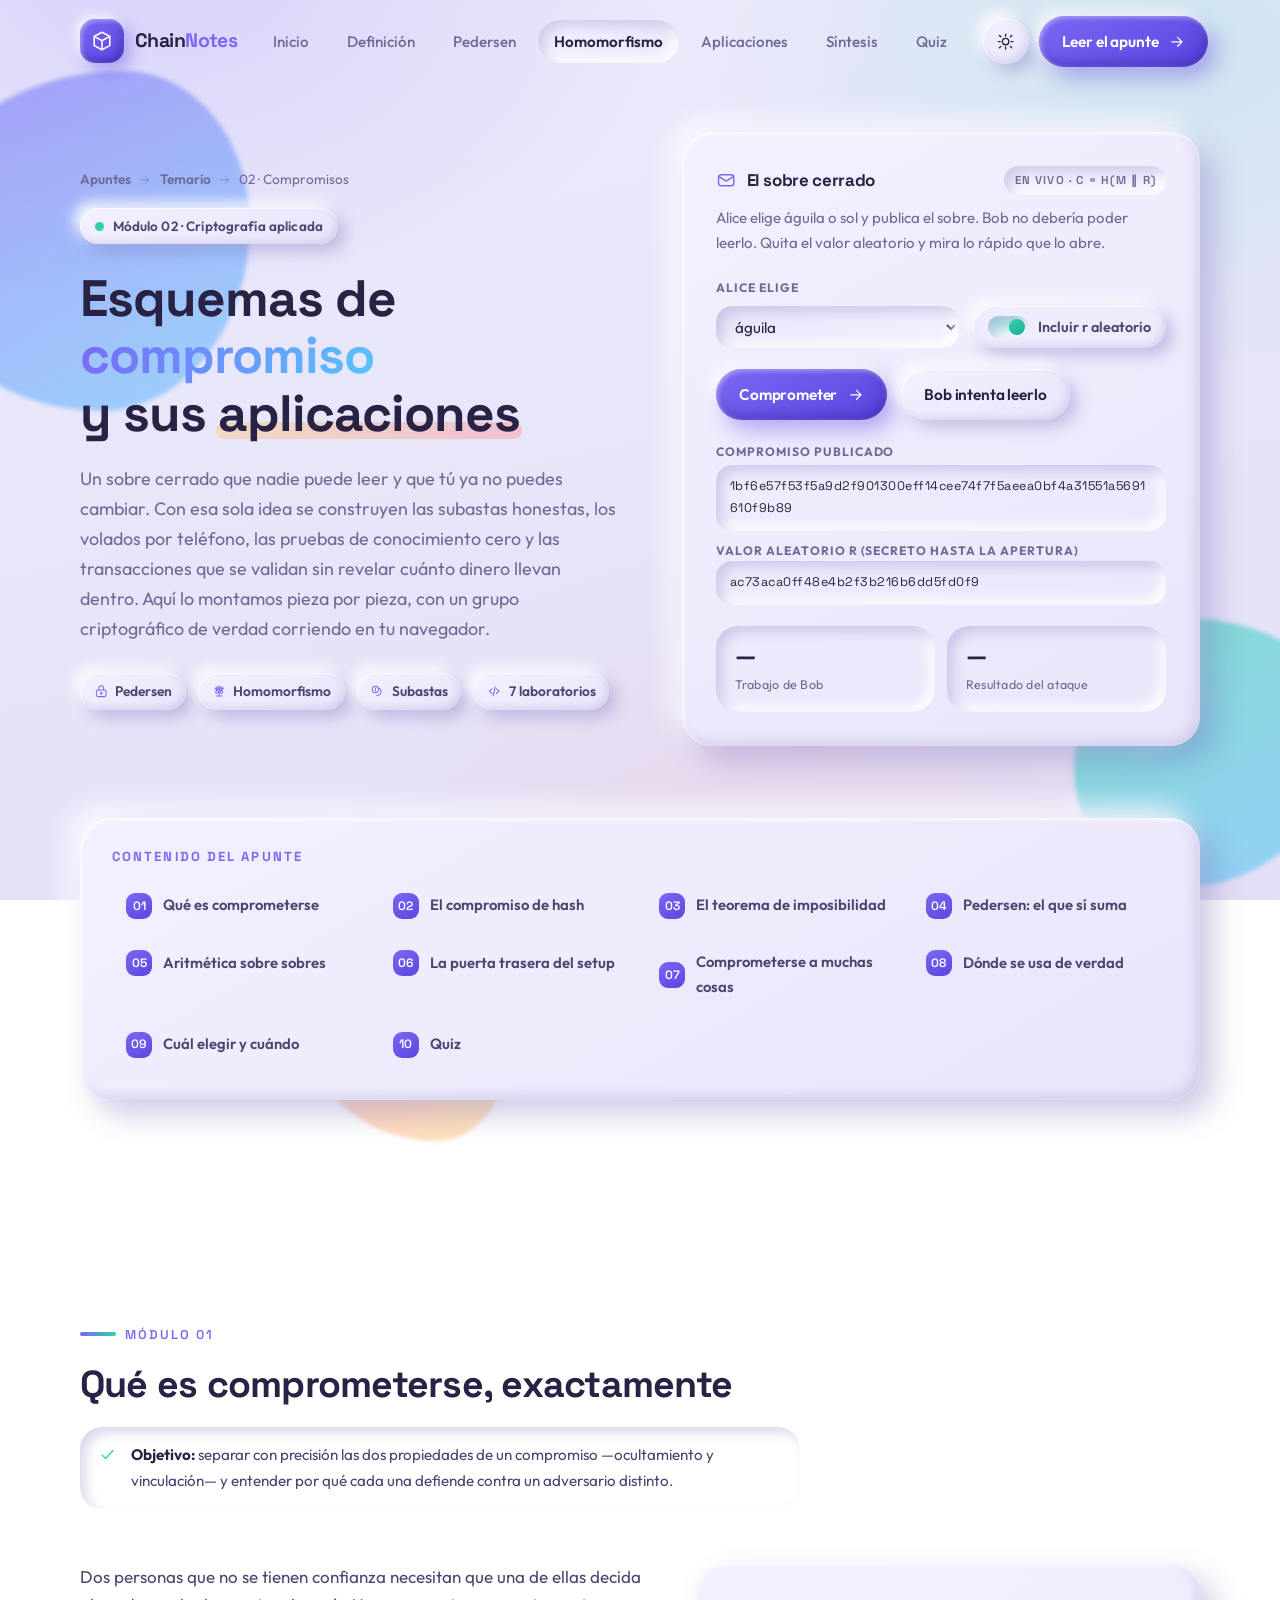
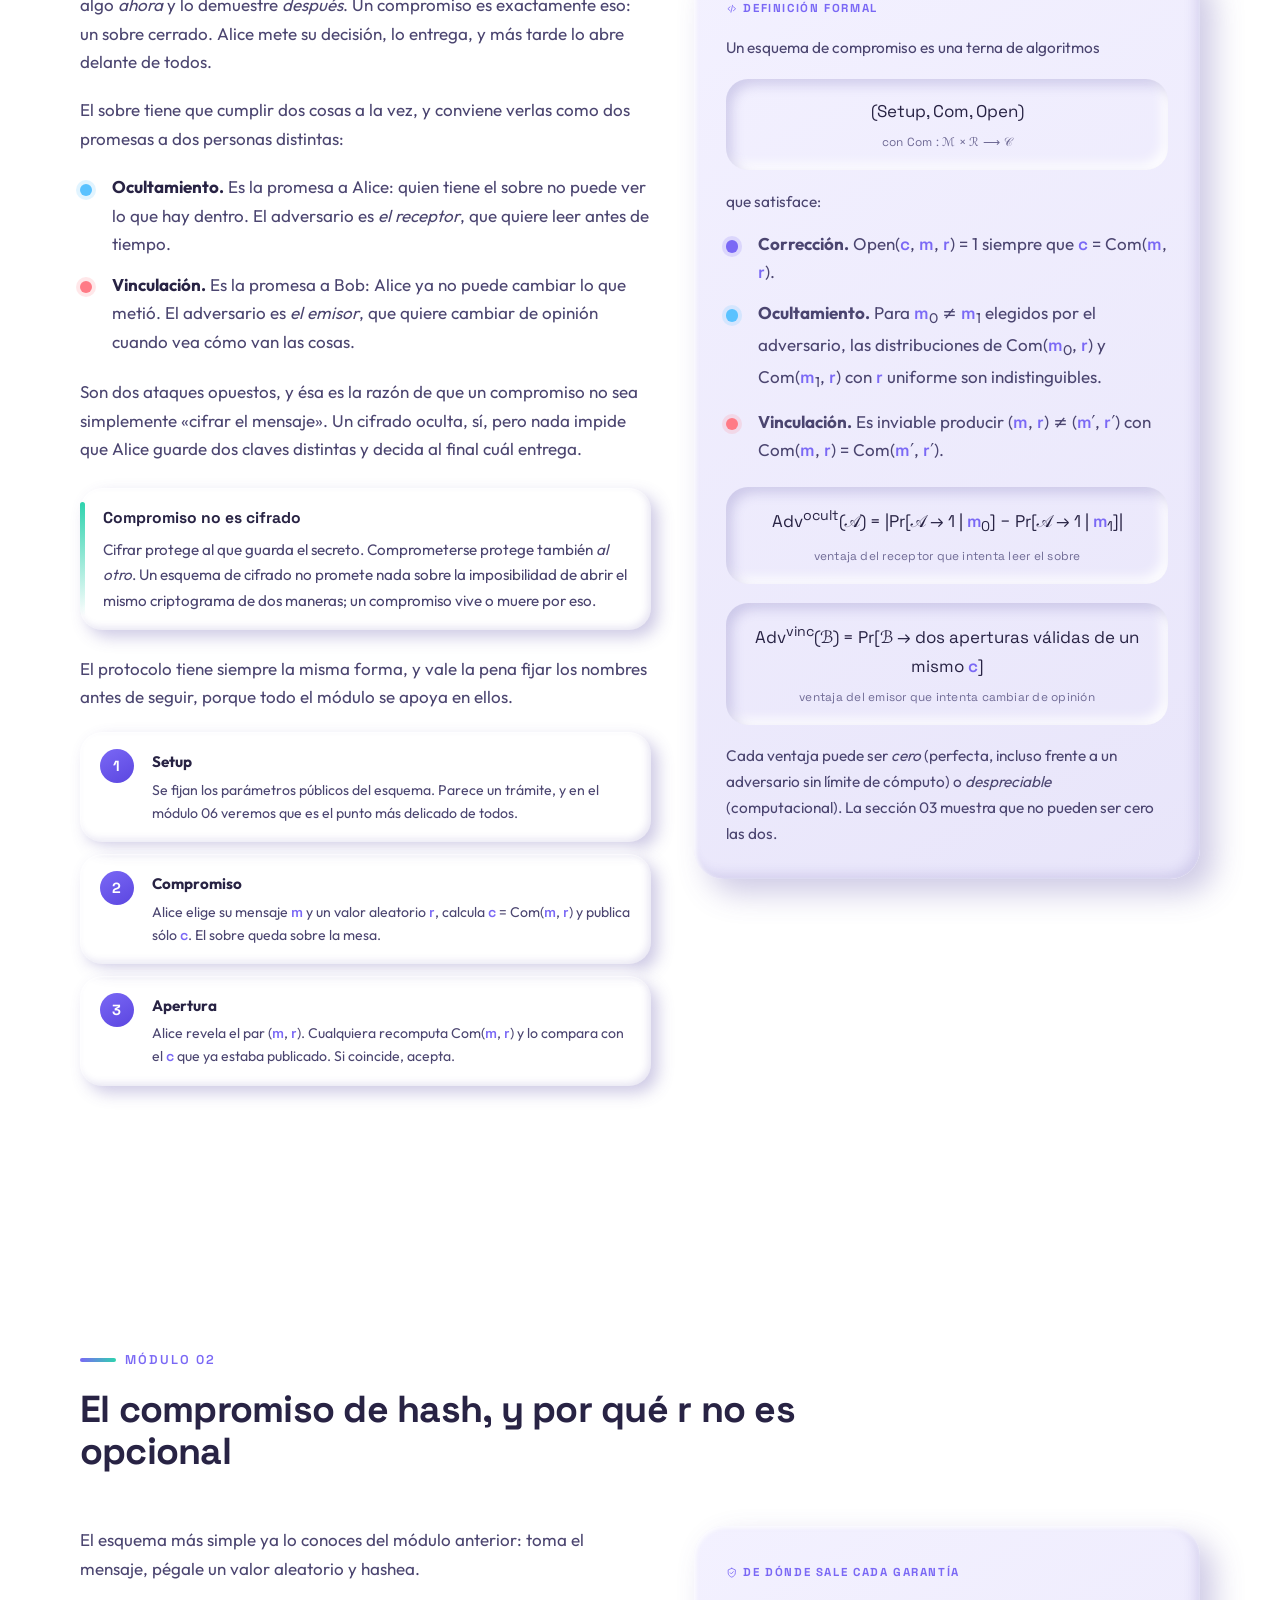
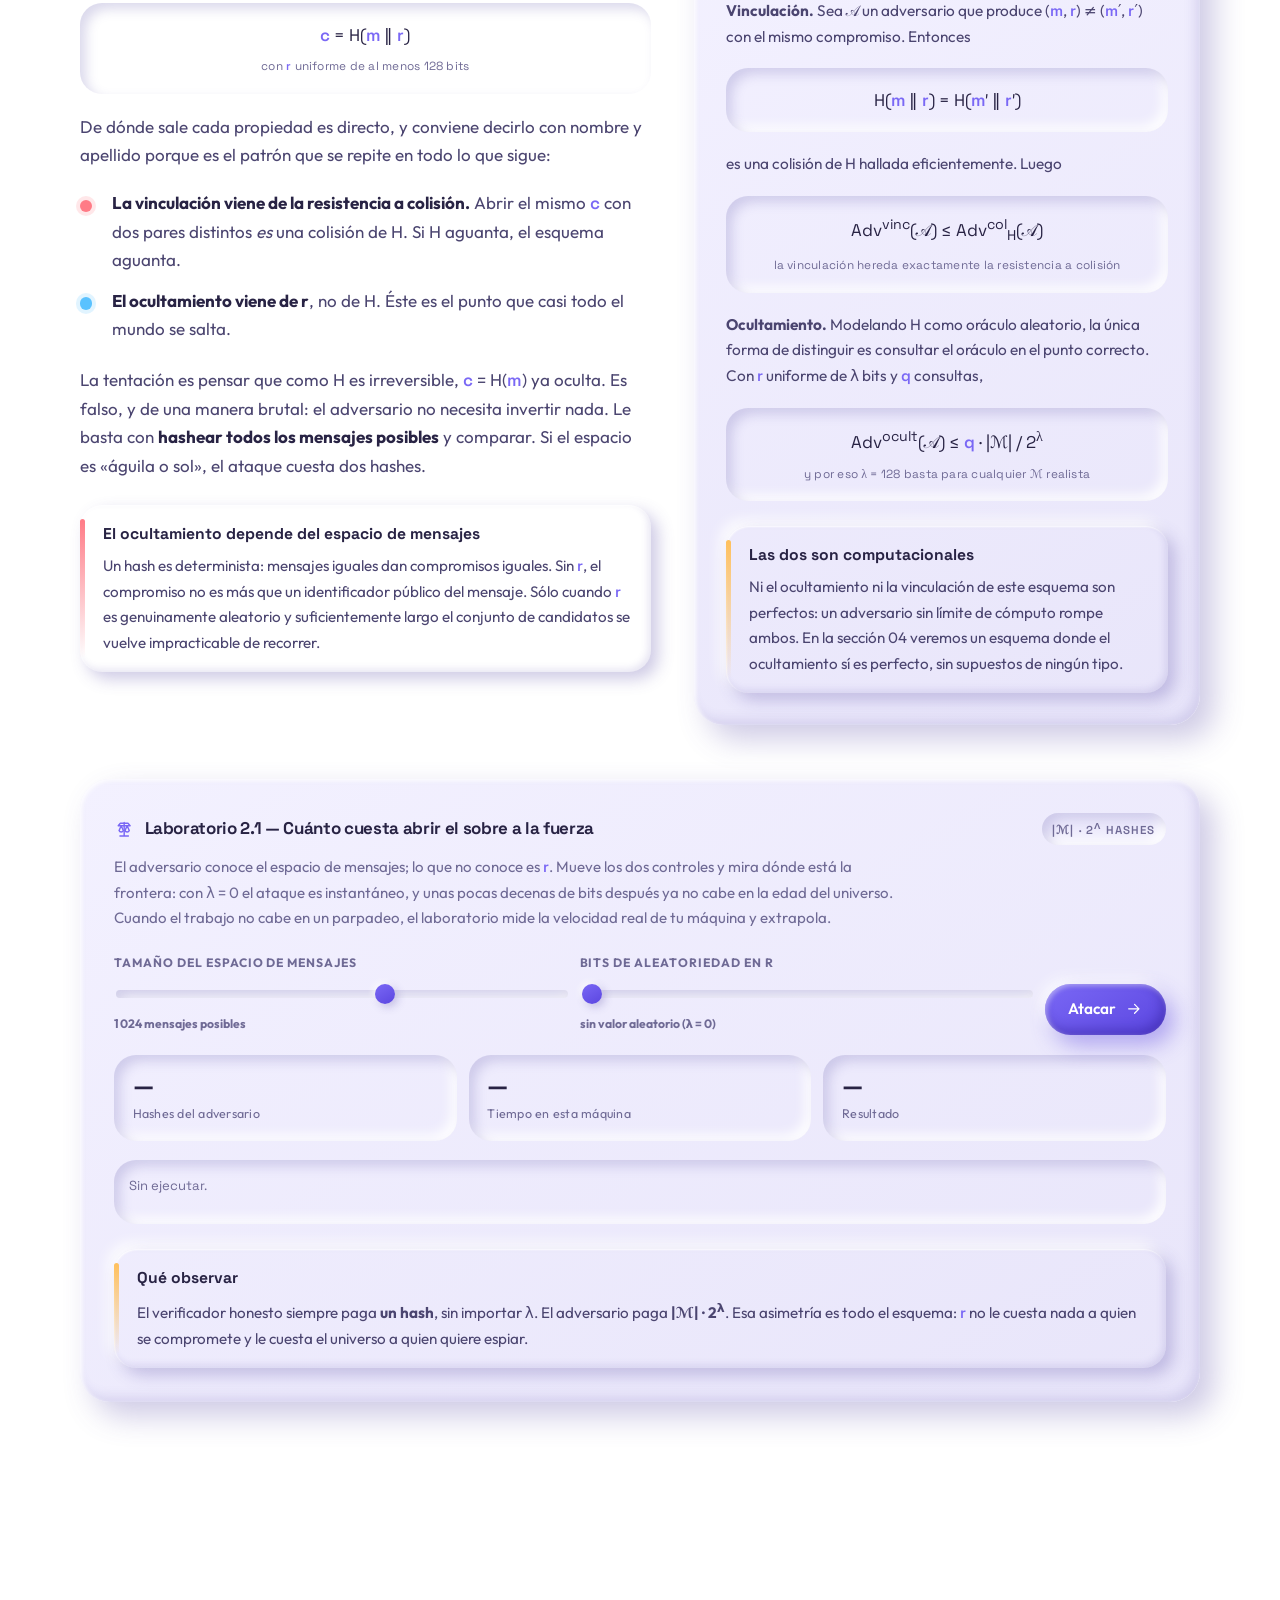
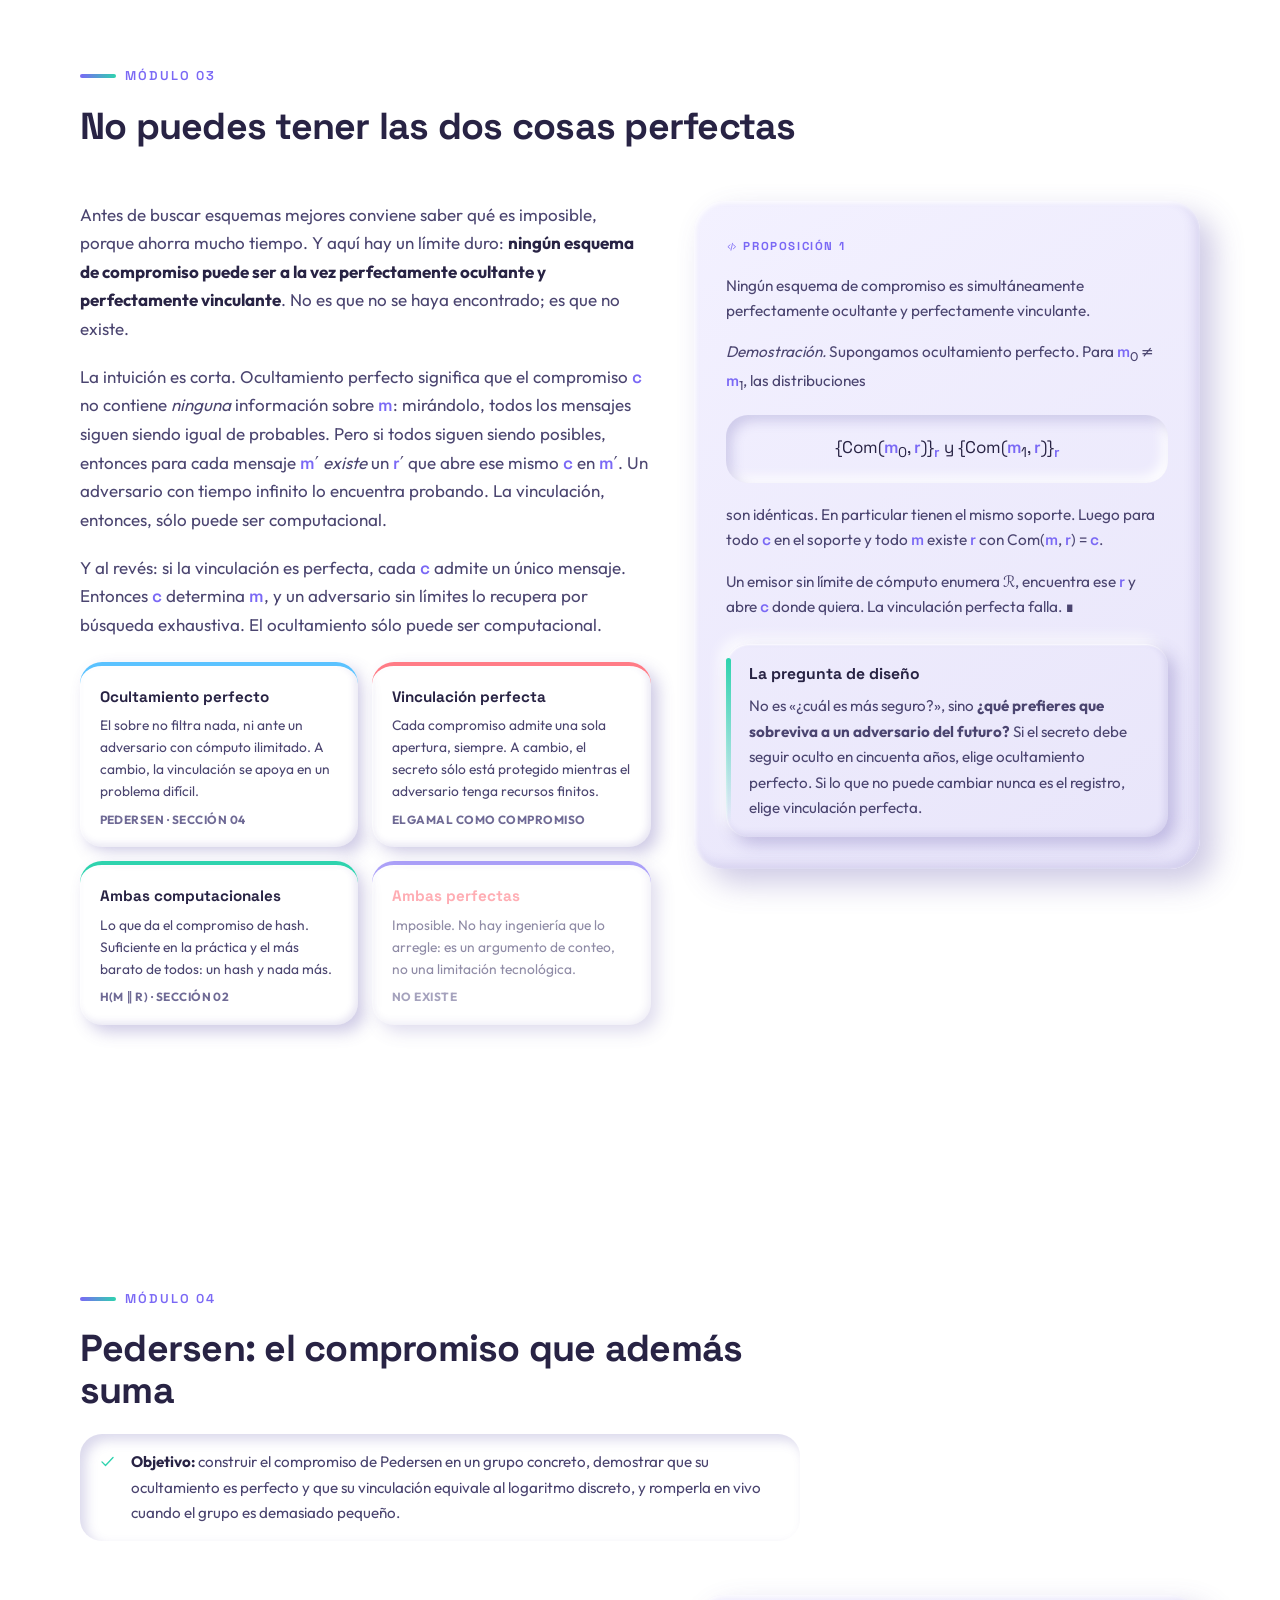
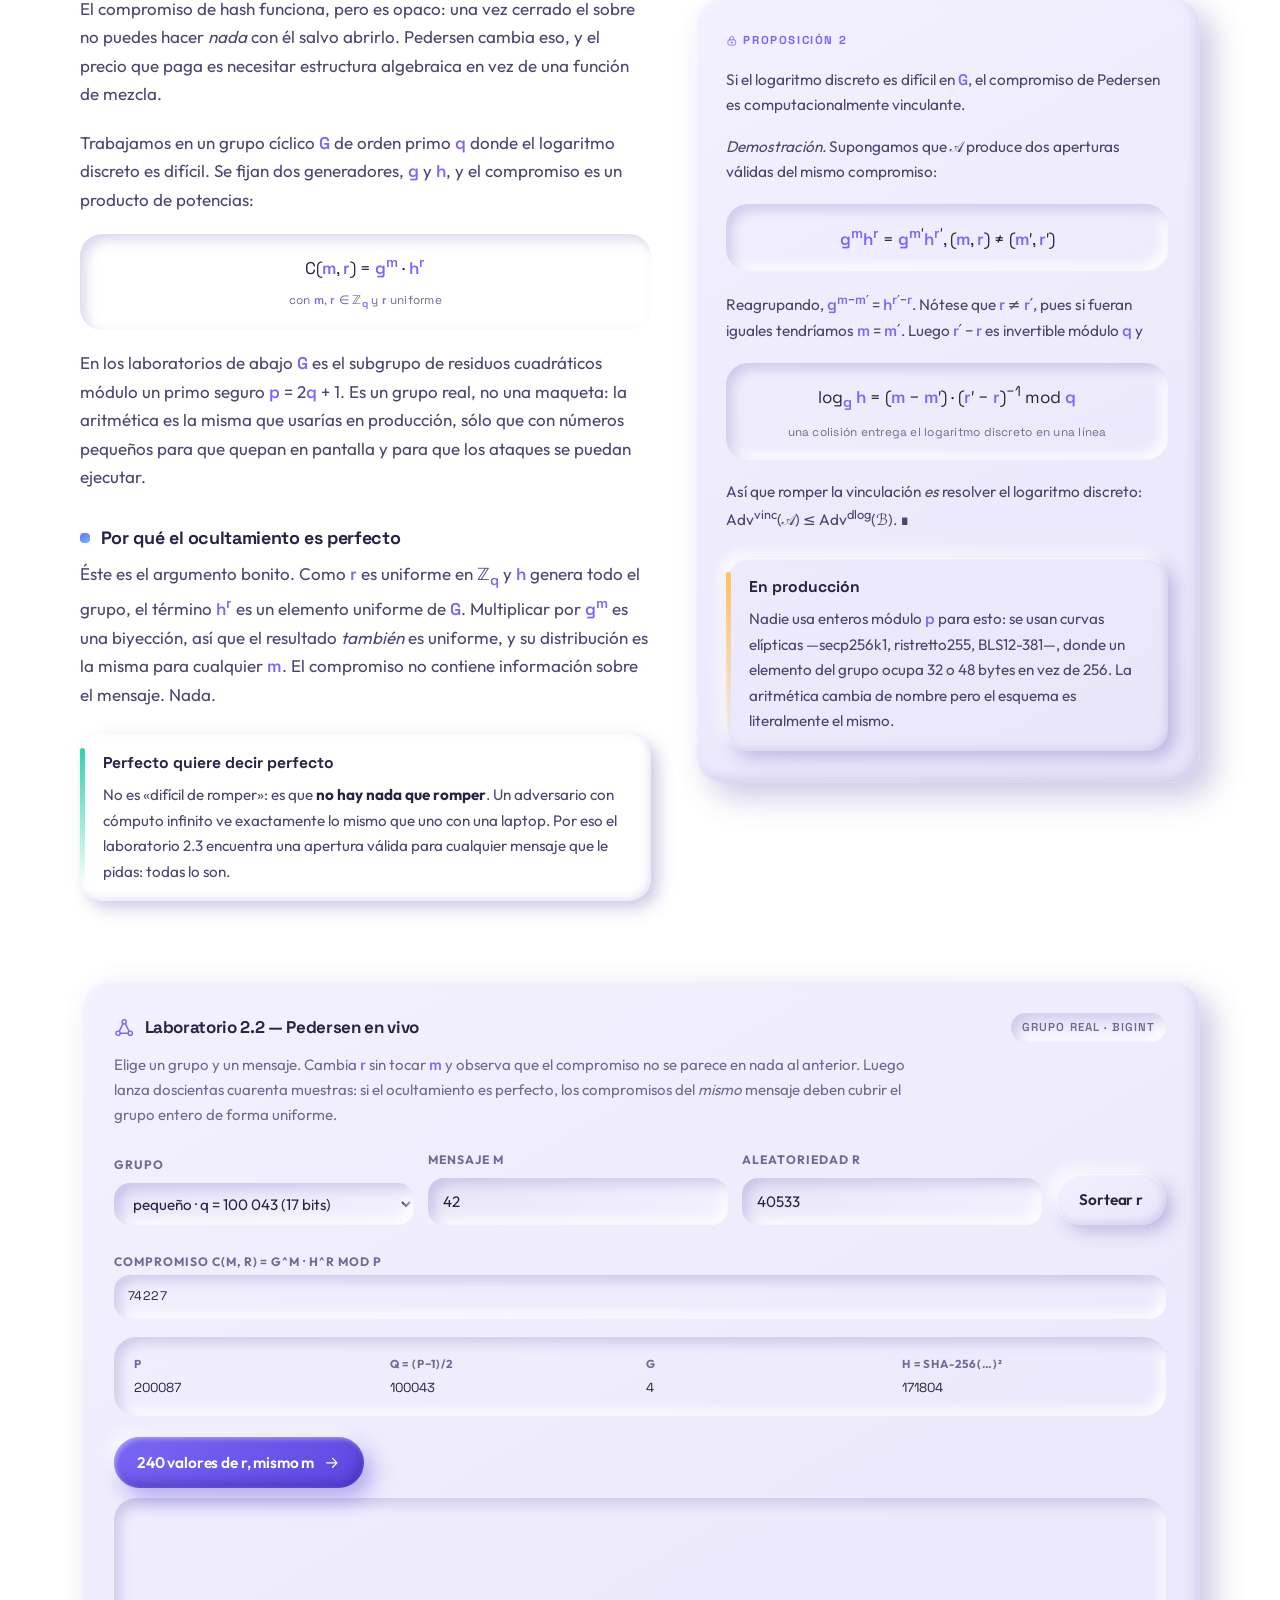
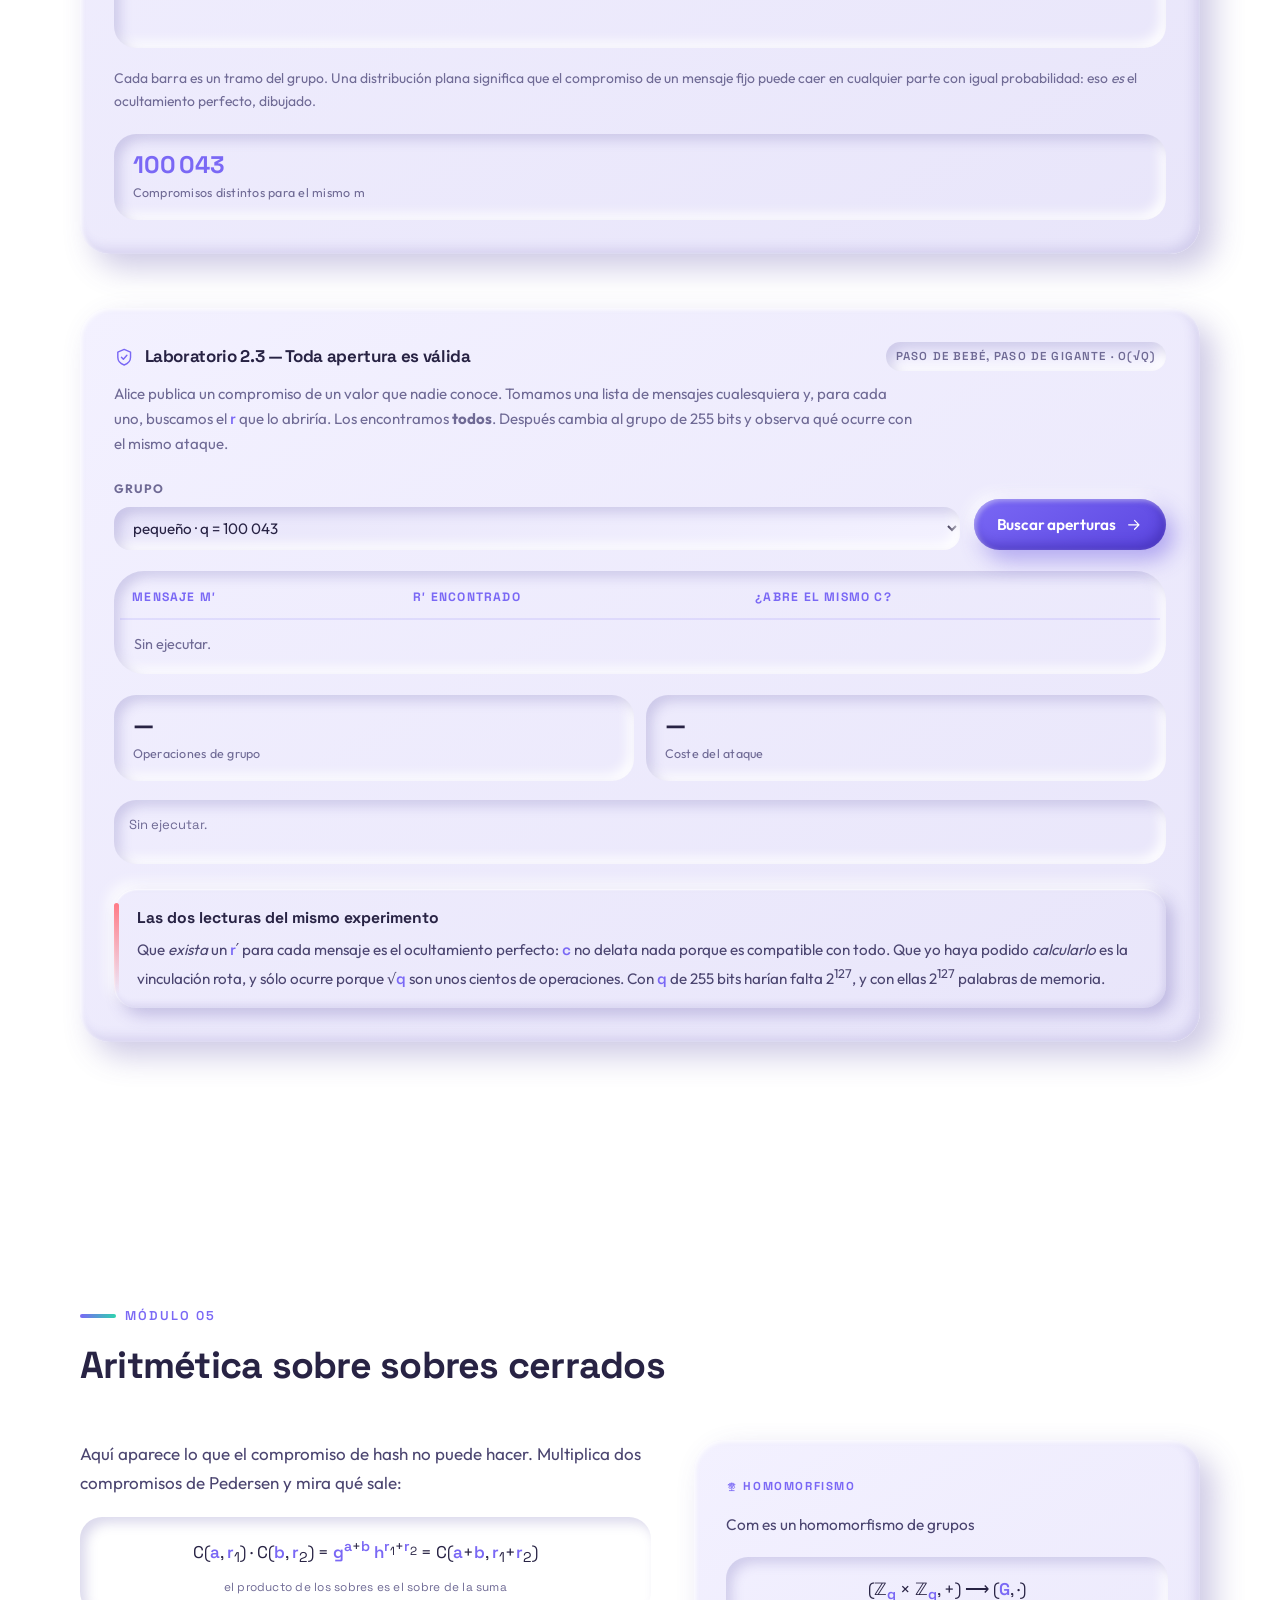
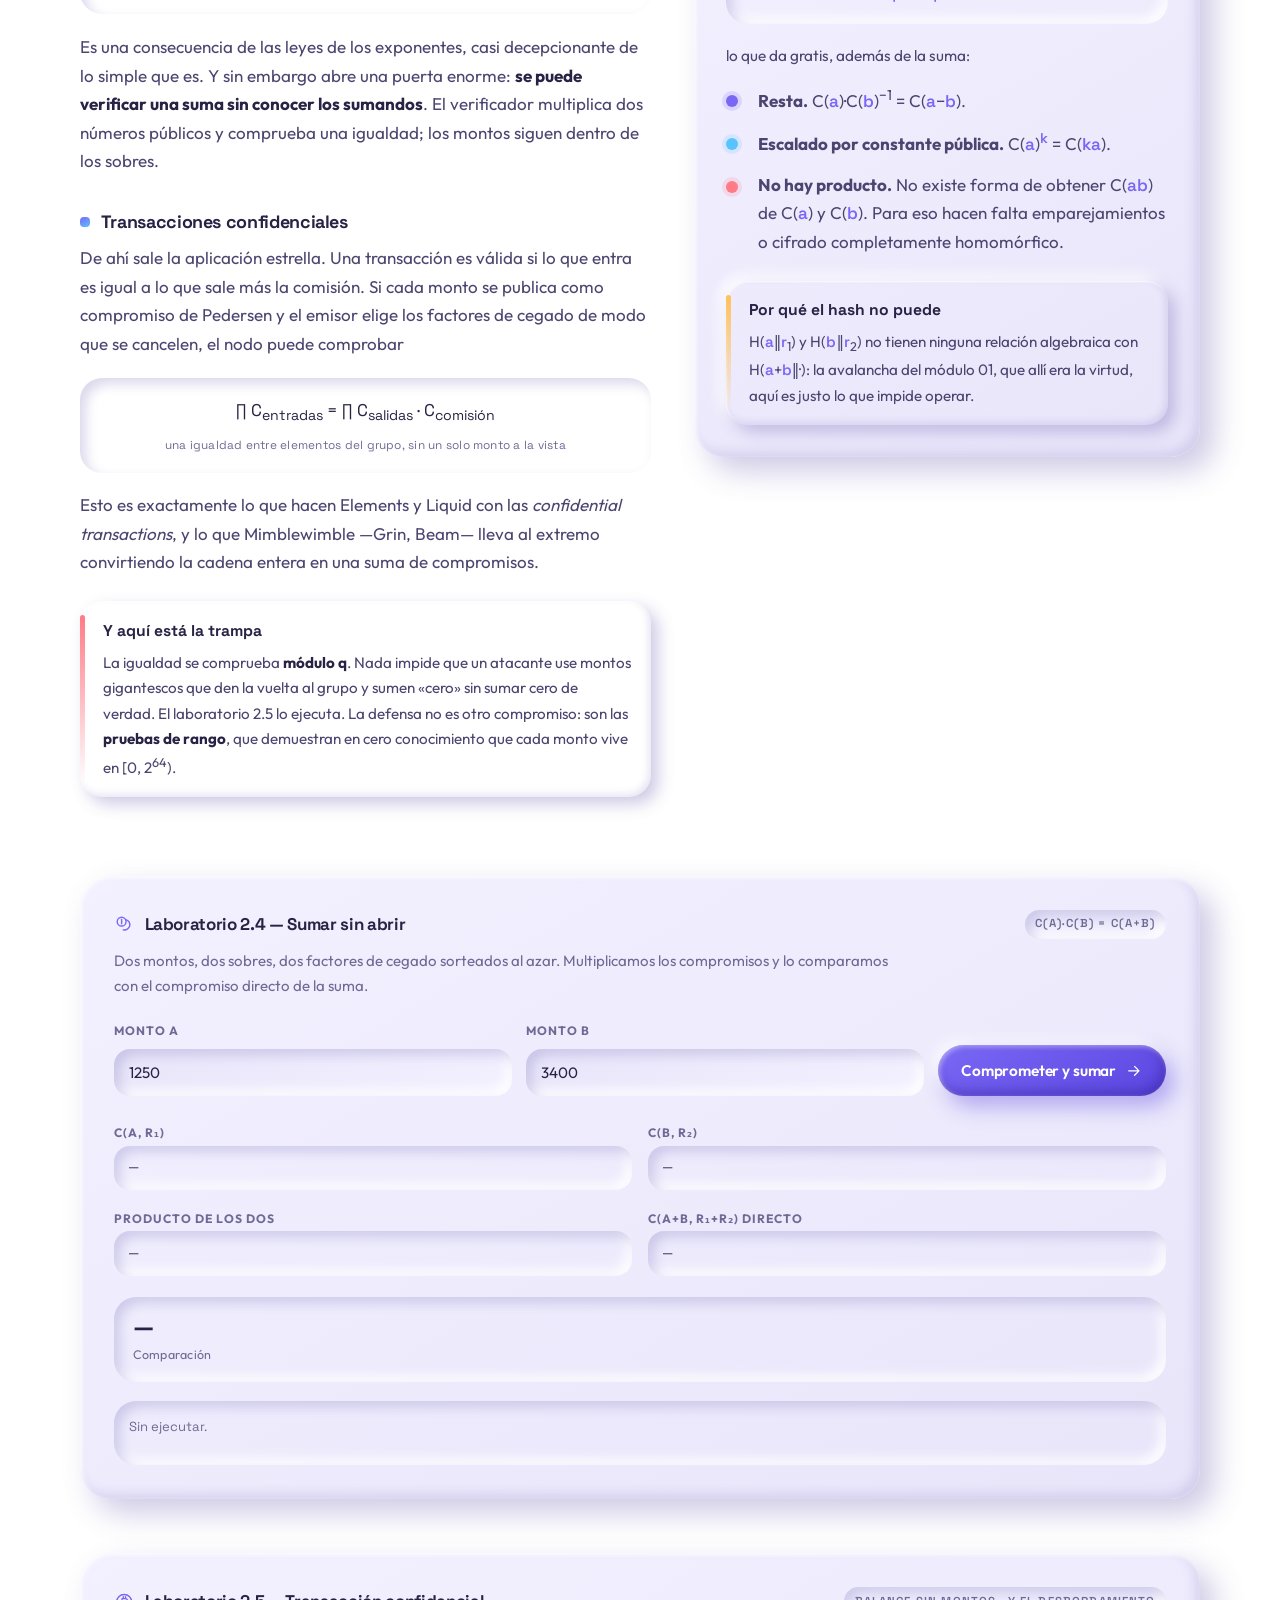
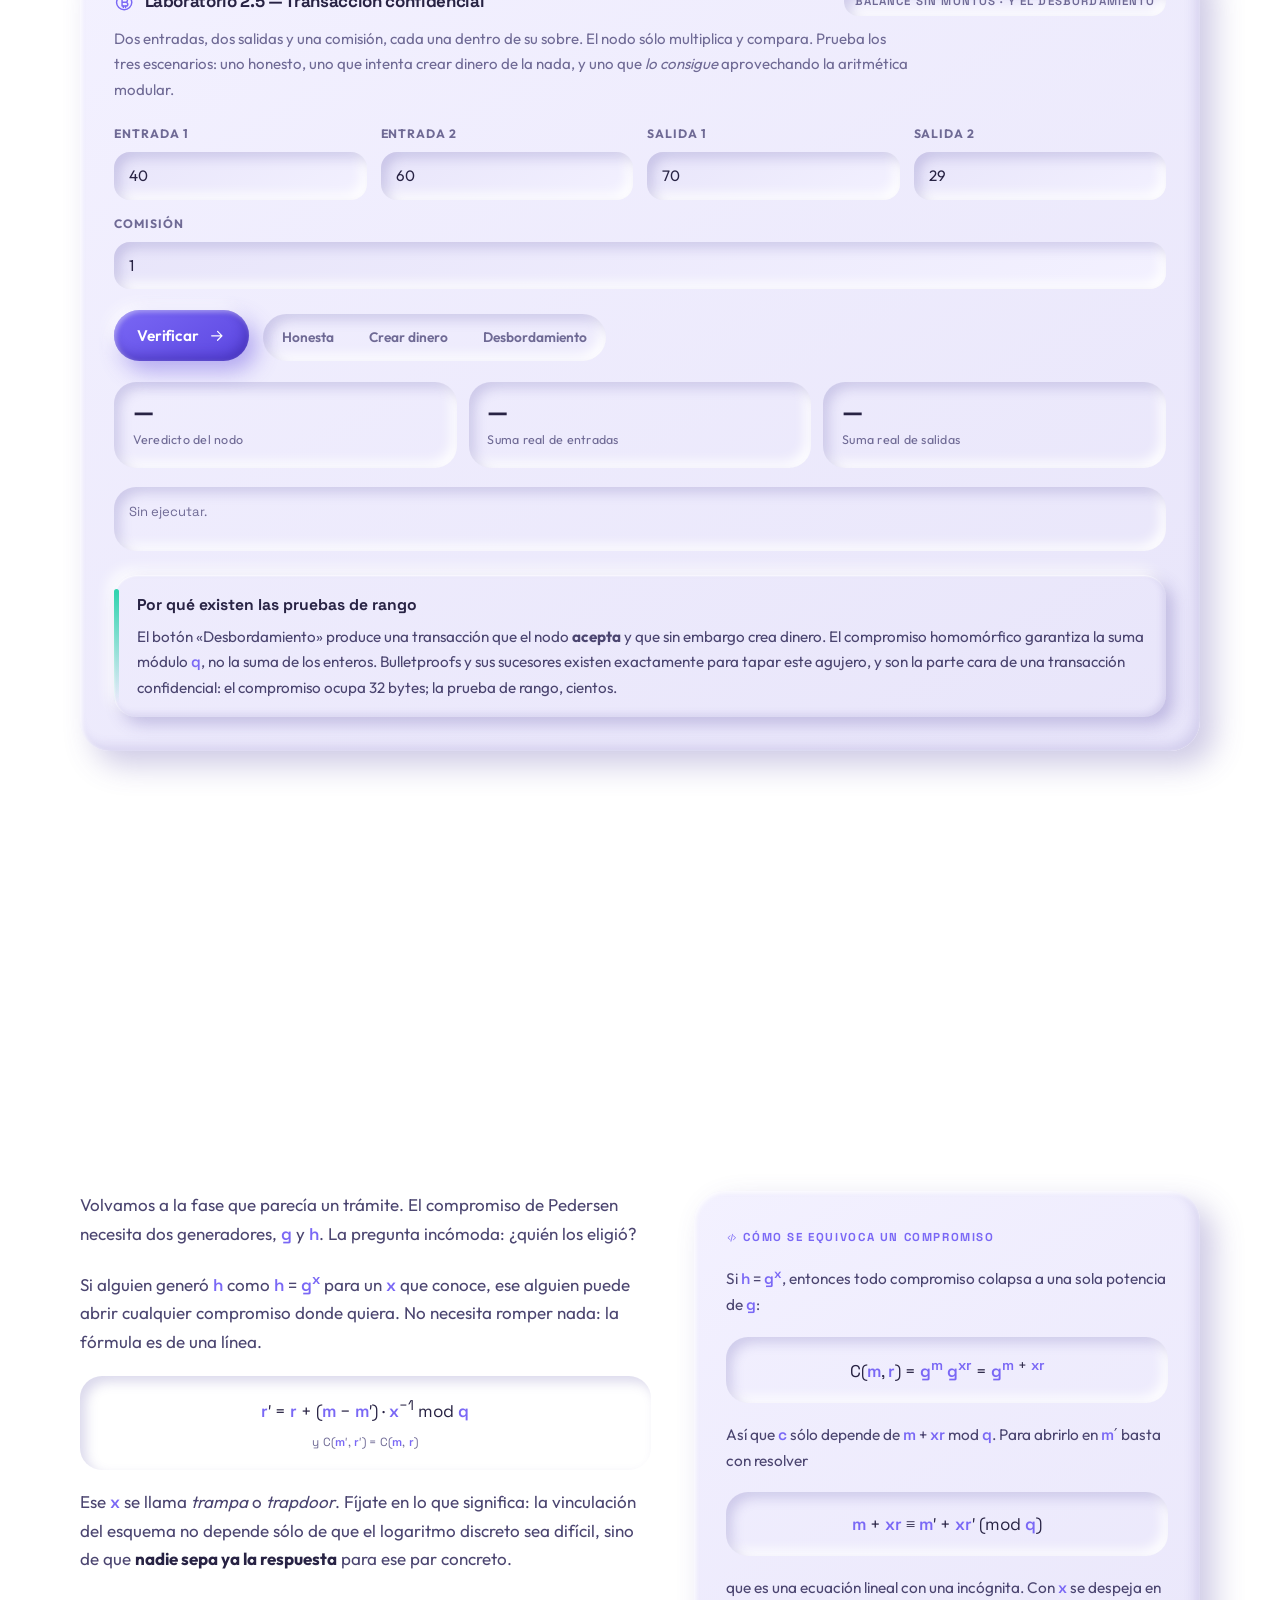
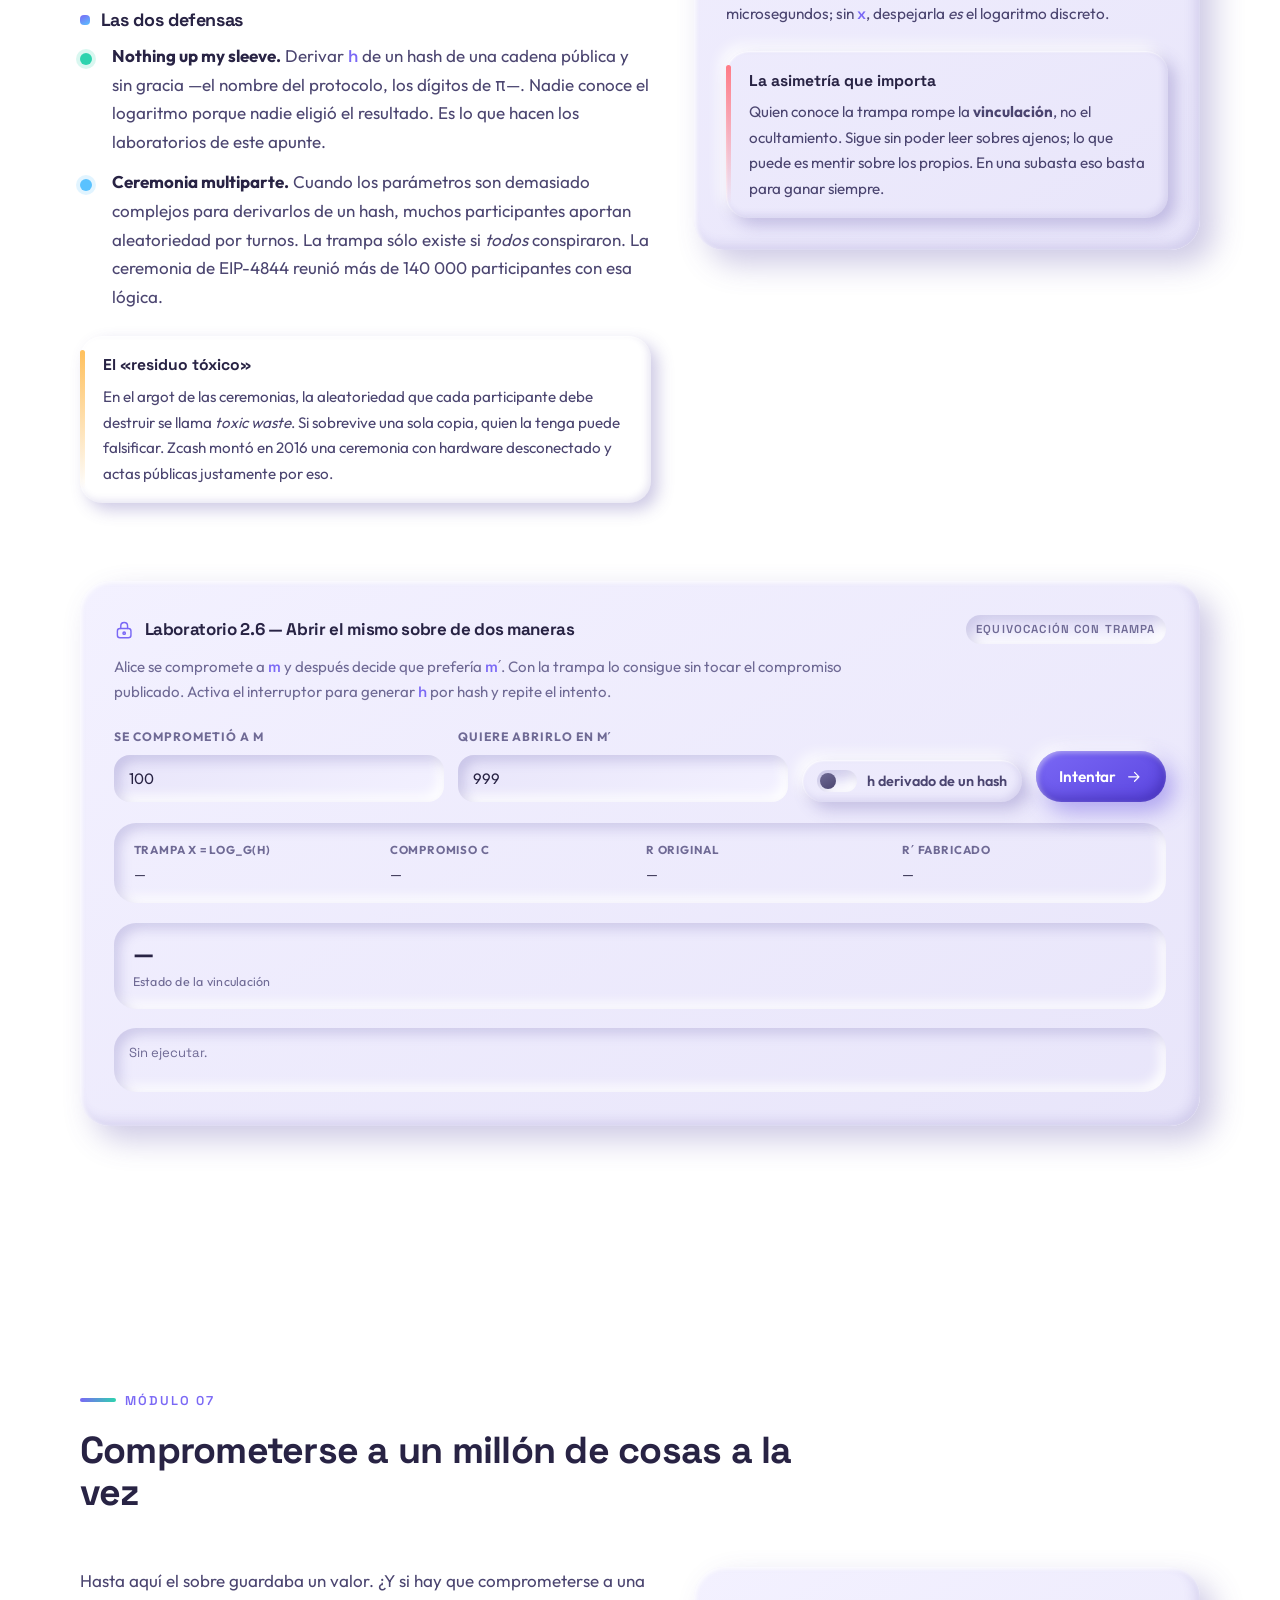
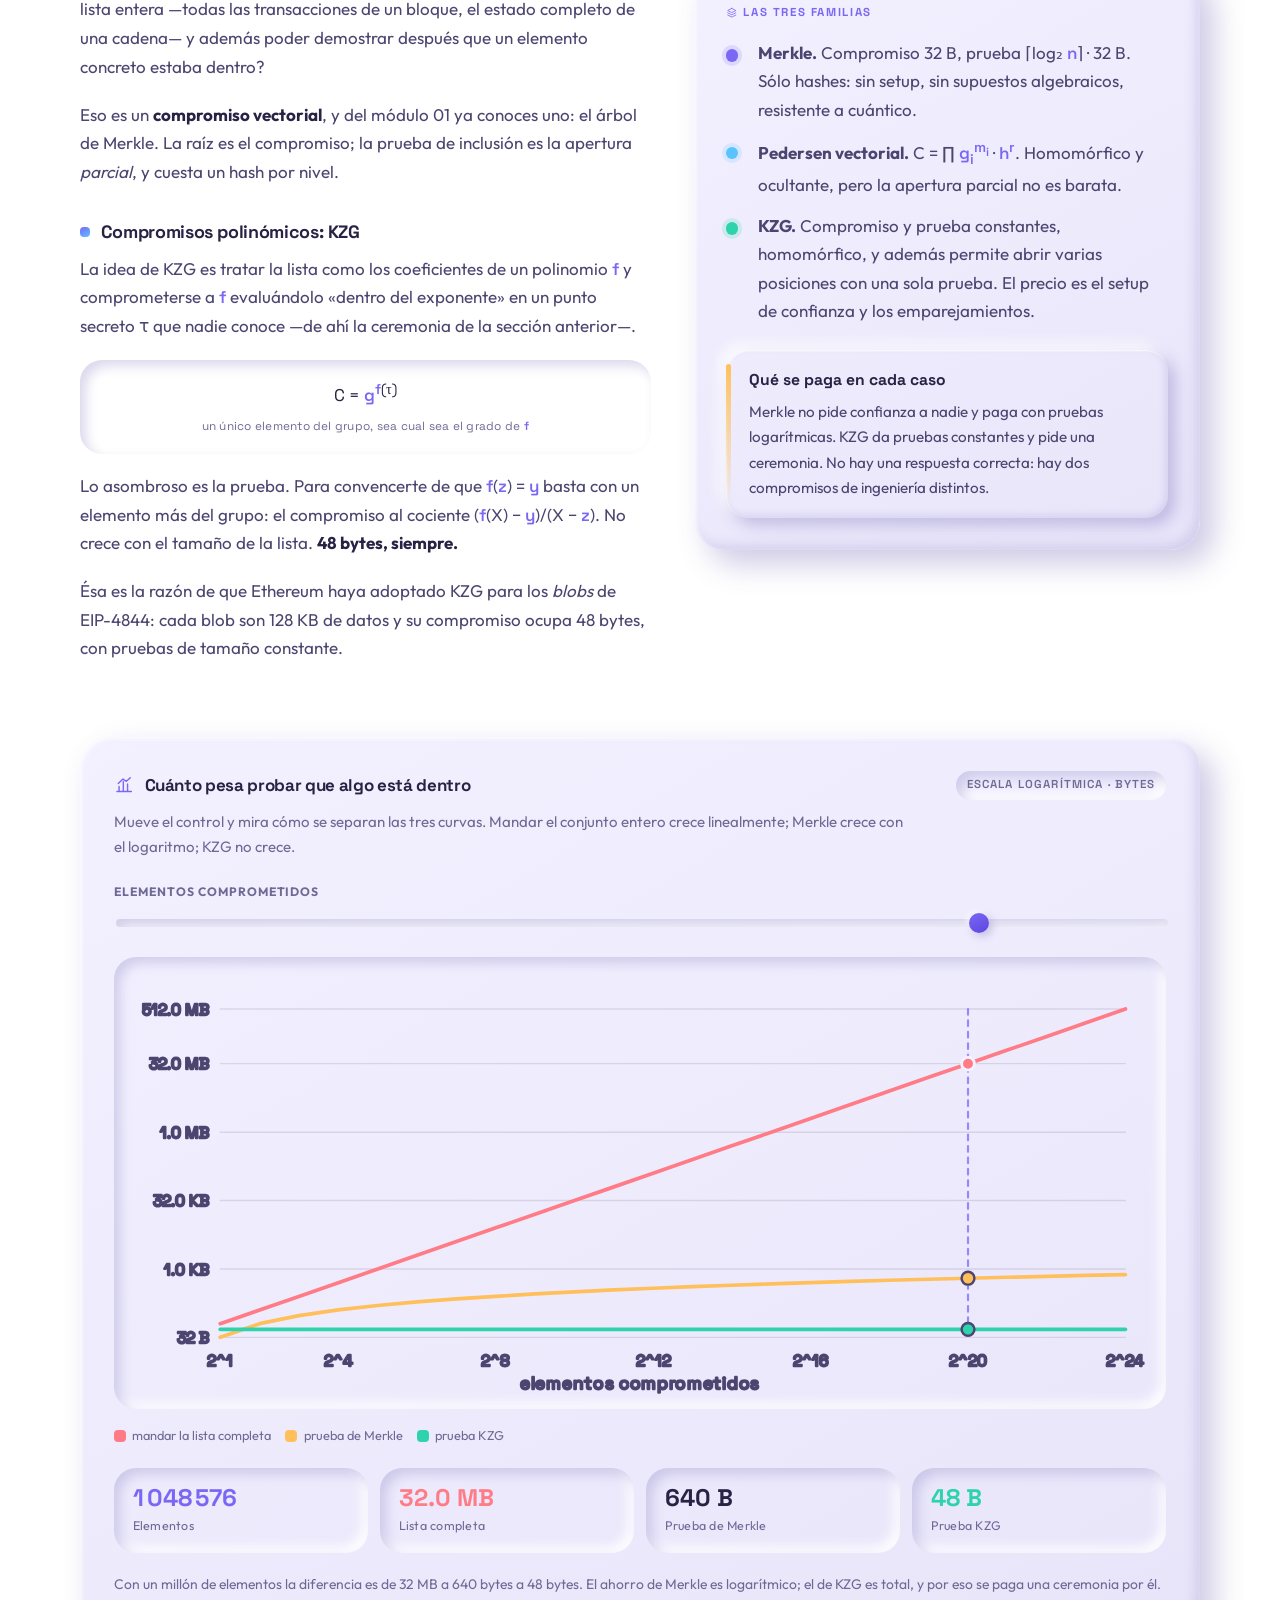
<file: temas/compromisos.html>
<!DOCTYPE html>
<html lang="es">
<head>
<meta charset="UTF-8">
<meta name="viewport" content="width=device-width, initial-scale=1">
<title>Esquemas de compromiso y sus aplicaciones — ChainNotes</title>
<meta name="description" content="Apunte 02: esquemas de compromiso. Ocultamiento y vinculacion, compromiso de hash, teorema de imposibilidad, Pedersen, homomorfismo y transacciones confidenciales, puerta trasera del setup, KZG y subastas a sobre cerrado, con siete laboratorios interactivos.">
<link rel="icon" href="../assets/favicon.svg" type="image/svg+xml">
<link rel="preconnect" href="https://fonts.googleapis.com">
<link rel="preconnect" href="https://fonts.gstatic.com" crossorigin>
<link href="https://fonts.googleapis.com/css2?family=Outfit:wght@300;400;500;600;700;800&family=Space+Grotesk:wght@400;500;600;700&display=swap" rel="stylesheet">
<link rel="stylesheet" href="../assets/css/styles.css">
<!-- ?v=2 rompe la caché: apuntes.css creció con los componentes de este apunte -->
<link rel="stylesheet" href="../assets/css/apuntes.css?v=2">
</head>
<body>

<!-- ============ SPRITE DE ICONOS ============ -->
<svg class="sprite" aria-hidden="true" focusable="false" xmlns="http://www.w3.org/2000/svg">
  <symbol id="i-cube" viewBox="0 0 24 24"><path d="M12 2.5 20.5 7v10L12 21.5 3.5 17V7L12 2.5Z"/><path d="M3.7 7 12 11.7 20.3 7M12 11.7V21.4"/></symbol>
  <symbol id="i-lock" viewBox="0 0 24 24"><rect x="4" y="10" width="16" height="11" rx="3"/><path d="M8 10V7a4 4 0 0 1 8 0v3"/><circle cx="12" cy="15.5" r="1.4"/></symbol>
  <symbol id="i-nodes" viewBox="0 0 24 24"><circle cx="12" cy="4.5" r="2.5"/><circle cx="4.8" cy="18" r="2.5"/><circle cx="19.2" cy="18" r="2.5"/><path d="M10.6 6.7 6.2 15.8M13.4 6.7l4.4 9.1M7.3 18h9.4"/></symbol>
  <symbol id="i-bitcoin" viewBox="0 0 24 24"><circle cx="12" cy="12" r="9"/><path d="M9.5 7.8h4.1a2.2 2.2 0 0 1 0 4.4H9.5m0 0h4.6a2.2 2.2 0 0 1 0 4.4H9.5m0-8.8v8.8M11 5.6v2.2m0 8.4v2.2m2.6-12.8v2.2m0 8.4v2.2"/></symbol>
  <symbol id="i-eth" viewBox="0 0 24 24"><path d="M12 2.5 5.5 13 12 16.8 18.5 13 12 2.5Z"/><path d="m5.5 14.6 6.5 6.9 6.5-6.9L12 18.4 5.5 14.6Z"/></symbol>
  <symbol id="i-code" viewBox="0 0 24 24"><path d="m8.5 8-4.6 4 4.6 4M15.5 8l4.6 4-4.6 4M13.6 4.8 10.4 19.2"/></symbol>
  <symbol id="i-token" viewBox="0 0 24 24"><circle cx="9" cy="9" r="5.2"/><path d="M13.9 6.6A5.2 5.2 0 1 1 11 18.7"/><path d="M9 6.6v4.8"/></symbol>
  <symbol id="i-defi" viewBox="0 0 24 24"><path d="M3.5 19.5h17M6 19.5v-6M11 19.5V8M16 19.5v-9"/><path d="m5 10 5.6-5.2 4 2.6 4.6-4.1"/></symbol>
  <symbol id="i-layers" viewBox="0 0 24 24"><path d="m12 3 8.5 4.3L12 11.6 3.5 7.3 12 3Z"/><path d="m3.5 12 8.5 4.3 8.5-4.3M3.5 16.7 12 21l8.5-4.3"/></symbol>
  <symbol id="i-shield" viewBox="0 0 24 24"><path d="M12 2.8 19.5 6v6.1c0 4.2-3 7.5-7.5 9.1-4.5-1.6-7.5-4.9-7.5-9.1V6L12 2.8Z"/><path d="m8.8 12 2.3 2.4 4.1-4.6"/></symbol>
  <symbol id="i-globe" viewBox="0 0 24 24"><circle cx="12" cy="12" r="9"/><path d="M3.3 9.8h17.4M3.3 14.2h17.4"/><path d="M12 3c-2.6 2.6-3.9 5.6-3.9 9s1.3 6.4 3.9 9c2.6-2.6 3.9-5.6 3.9-9S14.6 5.6 12 3Z"/></symbol>
  <symbol id="i-scale" viewBox="0 0 24 24"><path d="M12 4v16M7 20h10M5 8h14l-2.5-3h-9L5 8Z"/><path d="M8.5 8 6 13.5a2.6 2.6 0 0 0 5 0L8.5 8ZM15.5 8 13 13.5a2.6 2.6 0 0 0 5 0L15.5 8Z"/></symbol>
  <symbol id="i-arrow" viewBox="0 0 24 24"><path d="M5 12h14M13 6l6 6-6 6"/></symbol>
  <symbol id="i-check" viewBox="0 0 24 24"><path d="m5 12.5 4.5 4.5L19 7"/></symbol>
  <symbol id="i-download" viewBox="0 0 24 24"><path d="M12 3.5v11M7.5 10.5 12 15l4.5-4.5"/><path d="M4.5 16.5v2a2 2 0 0 0 2 2h11a2 2 0 0 0 2-2v-2"/></symbol>
  <symbol id="i-github" viewBox="0 0 24 24"><path d="M12 2.6a9.4 9.4 0 0 0-3 18.3c.5.1.6-.2.6-.5v-1.7c-2.6.6-3.2-1.2-3.2-1.2-.4-1.1-1-1.4-1-1.4-.9-.6.1-.6.1-.6 1 .1 1.5 1 1.5 1 .9 1.5 2.3 1.1 2.9.8.1-.6.3-1.1.6-1.3-2.1-.2-4.3-1-4.3-4.6 0-1 .4-1.9 1-2.5-.1-.3-.4-1.3.1-2.6 0 0 .8-.3 2.6 1a9 9 0 0 1 4.7 0c1.8-1.3 2.6-1 2.6-1 .5 1.3.2 2.3.1 2.6.6.6 1 1.5 1 2.5 0 3.6-2.2 4.4-4.3 4.6.3.3.6.9.6 1.8v2.7c0 .3.2.6.7.5A9.4 9.4 0 0 0 12 2.6Z"/></symbol>
  <symbol id="i-link" viewBox="0 0 24 24"><path d="M10.5 13.5a3.5 3.5 0 0 0 5 0l3-3a3.5 3.5 0 0 0-5-5l-1.5 1.5"/><path d="M13.5 10.5a3.5 3.5 0 0 0-5 0l-3 3a3.5 3.5 0 0 0 5 5L12 17"/></symbol>
  <symbol id="i-mail" viewBox="0 0 24 24"><rect x="3" y="5.5" width="18" height="13" rx="3"/><path d="m4 8 7.1 4.6a1.7 1.7 0 0 0 1.8 0L20 8"/></symbol>
  <symbol id="i-sun" viewBox="0 0 24 24"><circle cx="12" cy="12" r="4"/><path d="M12 2.8v2.4M12 18.8v2.4M4.3 4.3l1.7 1.7M18 18l1.7 1.7M2.8 12h2.4M18.8 12h2.4M4.3 19.7 6 18M18 6l1.7-1.7"/></symbol>
  <symbol id="i-moon" viewBox="0 0 24 24"><path d="M20 14.4A8.2 8.2 0 0 1 9.6 4 8.5 8.5 0 1 0 20 14.4Z"/></symbol>
</svg>

<div class="scroll-progress" aria-hidden="true"><span id="progressBar"></span></div>
<a class="skip-link" href="#definicion">Saltar al contenido</a>

<!-- ============ HEADER ============ -->
<header class="header" id="header">
  <div class="container header__inner">
    <a class="brand" href="../index.html" aria-label="ChainNotes, ir al inicio">
      <span class="brand__mark" aria-hidden="true"><svg viewBox="0 0 24 24"><use href="#i-cube"/></svg></span>
      <span class="brand__text">Chain<em>Notes</em></span>
    </a>

    <nav class="nav" id="nav" aria-label="Navegación principal">
      <ul class="nav__list">
        <li><a class="nav__link" href="../index.html">Inicio</a></li>
        <li><a class="nav__link is-active" href="#definicion">Definición</a></li>
        <li><a class="nav__link" href="#pedersen">Pedersen</a></li>
        <li><a class="nav__link" href="#homomorfismo">Homomorfismo</a></li>
        <li><a class="nav__link" href="#aplicaciones">Aplicaciones</a></li>
        <li><a class="nav__link" href="#sintesis">Síntesis</a></li>
        <li><a class="nav__link" href="#quiz">Quiz</a></li>
      </ul>
    </nav>

    <div class="header__actions">
      <button class="clay-btn clay-btn--icon" id="themeToggle" type="button" aria-label="Cambiar tema" title="Cambiar tema">
        <svg class="ico-sun" viewBox="0 0 24 24"><use href="#i-sun"/></svg>
        <svg class="ico-moon" viewBox="0 0 24 24"><use href="#i-moon"/></svg>
      </button>
      <a class="clay-btn clay-btn--primary header__cta" href="#definicion">
        Leer el apunte <svg viewBox="0 0 24 24"><use href="#i-arrow"/></svg>
      </a>
      <button class="burger" id="burger" type="button" aria-label="Abrir menú" aria-expanded="false" aria-controls="nav">
        <span></span><span></span><span></span>
      </button>
    </div>
  </div>
</header>

<main>

<!-- ============ CABECERA DEL TEMA ============ -->
<section class="topic-hero" id="inicio">
  <div class="blobs" aria-hidden="true">
    <span class="blob blob--1" data-parallax="0.16"></span>
    <span class="blob blob--2" data-parallax="-0.10"></span>
    <span class="blob blob--3" data-parallax="0.07"></span>
    <span class="blob blob--4" data-parallax="-0.05"></span>
  </div>

  <div class="container topic-hero__inner">
    <div>
      <nav class="crumbs anim" style="--d:0ms" aria-label="Ruta de navegación">
        <a href="../index.html">Apuntes</a>
        <svg viewBox="0 0 24 24" aria-hidden="true"><use href="#i-arrow"/></svg>
        <a href="../index.html#temas">Temario</a>
        <svg viewBox="0 0 24 24" aria-hidden="true"><use href="#i-arrow"/></svg>
        <span>02 · Compromisos</span>
      </nav>

      <span class="badge anim" style="--d:60ms">
        <span class="badge__dot"></span> Módulo 02 · Criptografía aplicada
      </span>

      <h1 class="topic-hero__title anim" style="--d:120ms">
        Esquemas de <span class="grad">compromiso</span><br>
        y sus <span class="underlined">aplicaciones</span>
      </h1>

      <p class="topic-hero__lead anim" style="--d:200ms">
        Un sobre cerrado que nadie puede leer y que tú ya no puedes cambiar. Con esa
        sola idea se construyen las subastas honestas, los volados por teléfono, las
        pruebas de conocimiento cero y las transacciones que se validan sin revelar
        cuánto dinero llevan dentro. Aquí lo montamos pieza por pieza, con un grupo
        criptográfico de verdad corriendo en tu navegador.
      </p>

      <ul class="topic-hero__meta anim" style="--d:280ms">
        <li><svg viewBox="0 0 24 24"><use href="#i-lock"/></svg> Pedersen</li>
        <li><svg viewBox="0 0 24 24"><use href="#i-scale"/></svg> Homomorfismo</li>
        <li><svg viewBox="0 0 24 24"><use href="#i-token"/></svg> Subastas</li>
        <li><svg viewBox="0 0 24 24"><use href="#i-code"/></svg> 7 laboratorios</li>
      </ul>
    </div>

    <!-- LAB 0: el sobre, dentro de la cabecera -->
    <div class="clay-card lab anim anim--scale" style="--d:240ms;margin-top:0">
      <div class="lab__head">
        <h2 class="lab__title"><svg viewBox="0 0 24 24"><use href="#i-mail"/></svg> El sobre cerrado</h2>
        <span class="lab__tag">en vivo · c = H(m ‖ r)</span>
      </div>
      <p class="lab__intro">
        Alice elige águila o sol y publica el sobre. Bob no debería poder leerlo.
        Quita el valor aleatorio y mira lo rápido que lo abre.
      </p>

      <div class="controls">
        <div class="field">
          <label class="field__label" for="envMsg">Alice elige</label>
          <select id="envMsg">
            <option value="águila">águila</option>
            <option value="sol">sol</option>
          </select>
        </div>
        <div class="field field--auto">
          <label class="switch">
            <input type="checkbox" id="envUseR" checked>
            <span class="switch__track"></span>
            <span>Incluir r aleatorio</span>
          </label>
        </div>
      </div>

      <div class="controls" style="margin-bottom:1rem">
        <div class="field field--auto">
          <button class="clay-btn clay-btn--primary" id="envCommit" type="button">
            Comprometer <svg viewBox="0 0 24 24"><use href="#i-arrow"/></svg>
          </button>
        </div>
        <div class="field field--auto">
          <button class="clay-btn" id="envGuess" type="button">Bob intenta leerlo</button>
        </div>
      </div>

      <span class="field__label">Compromiso publicado</span>
      <code class="hashout hashout--sm" id="envC"></code>
      <span class="field__label" style="margin-top:.8em;display:block">Valor aleatorio r (secreto hasta la apertura)</span>
      <code class="hashout hashout--sm" id="envR"></code>

      <div class="readout">
        <div class="metric">
          <span class="metric__num" id="envTries">—</span>
          <span class="metric__label">Trabajo de Bob</span>
        </div>
        <div class="metric">
          <span class="metric__num" id="envVerdict">—</span>
          <span class="metric__label">Resultado del ataque</span>
        </div>
      </div>
    </div>
  </div>

  <div class="container">
    <nav class="clay-card toc reveal" aria-label="Contenido del apunte">
      <h2>Contenido del apunte</h2>
      <ul class="toc__list">
        <li><a href="#definicion"><span class="toc__n">01</span> Qué es comprometerse</a></li>
        <li><a href="#hash"><span class="toc__n">02</span> El compromiso de hash</a></li>
        <li><a href="#imposibilidad"><span class="toc__n">03</span> El teorema de imposibilidad</a></li>
        <li><a href="#pedersen"><span class="toc__n">04</span> Pedersen: el que sí suma</a></li>
        <li><a href="#homomorfismo"><span class="toc__n">05</span> Aritmética sobre sobres</a></li>
        <li><a href="#setup"><span class="toc__n">06</span> La puerta trasera del setup</a></li>
        <li><a href="#vectores"><span class="toc__n">07</span> Comprometerse a muchas cosas</a></li>
        <li><a href="#aplicaciones"><span class="toc__n">08</span> Dónde se usa de verdad</a></li>
        <li><a href="#sintesis"><span class="toc__n">09</span> Cuál elegir y cuándo</a></li>
        <li><a href="#quiz"><span class="toc__n">10</span> Quiz</a></li>
      </ul>
    </nav>
  </div>
</section>


<!-- ============ 01 · DEFINICIÓN ============ -->
<section class="section note" id="definicion">
  <div class="container">
    <header class="note__head reveal">
      <span class="eyebrow"><span class="eyebrow__line"></span> Módulo 01</span>
      <h2 class="section__title">Qué es comprometerse, exactamente</h2>
      <div class="goal">
        <svg viewBox="0 0 24 24"><use href="#i-check"/></svg>
        <p style="margin:0"><strong>Objetivo:</strong> separar con precisión las dos propiedades
        de un compromiso —ocultamiento y vinculación— y entender por qué cada una defiende
        contra un adversario distinto.</p>
      </div>
    </header>

    <div class="note__grid">
      <div class="note__body reveal">
        <p>
          Dos personas que no se tienen confianza necesitan que una de ellas decida algo
          <em>ahora</em> y lo demuestre <em>después</em>. Un compromiso es exactamente eso:
          un sobre cerrado. Alice mete su decisión, lo entrega, y más tarde lo abre delante
          de todos.
        </p>

        <p>
          El sobre tiene que cumplir dos cosas a la vez, y conviene verlas como dos
          promesas a dos personas distintas:
        </p>

        <ul class="plain-list">
          <li style="--accent:var(--sky)"><strong>Ocultamiento.</strong> Es la promesa a Alice:
            quien tiene el sobre no puede ver lo que hay dentro. El adversario es
            <em>el receptor</em>, que quiere leer antes de tiempo.</li>
          <li style="--accent:var(--coral)"><strong>Vinculación.</strong> Es la promesa a Bob:
            Alice ya no puede cambiar lo que metió. El adversario es <em>el emisor</em>, que
            quiere cambiar de opinión cuando vea cómo van las cosas.</li>
        </ul>

        <p>
          Son dos ataques opuestos, y ésa es la razón de que un compromiso no sea simplemente
          «cifrar el mensaje». Un cifrado oculta, sí, pero nada impide que Alice guarde dos
          claves distintas y decida al final cuál entrega.
        </p>

        <div class="callout callout--key">
          <span class="callout__title">Compromiso no es cifrado</span>
          Cifrar protege al que guarda el secreto. Comprometerse protege también
          <em>al otro</em>. Un esquema de cifrado no promete nada sobre la imposibilidad de
          abrir el mismo criptograma de dos maneras; un compromiso vive o muere por eso.
        </div>

        <p>
          El protocolo tiene siempre la misma forma, y vale la pena fijar los nombres antes
          de seguir, porque todo el módulo se apoya en ellos.
        </p>

        <div class="phases">
          <div class="phase">
            <div>
              <h4>Setup</h4>
              <p>Se fijan los parámetros públicos del esquema. Parece un trámite, y en el
              módulo 06 veremos que es el punto más delicado de todos.</p>
            </div>
          </div>
          <div class="phase">
            <div>
              <h4>Compromiso</h4>
              <p>Alice elige su mensaje <var>m</var> y un valor aleatorio <var>r</var>,
              calcula <var>c</var> = Com(<var>m</var>, <var>r</var>) y publica sólo
              <var>c</var>. El sobre queda sobre la mesa.</p>
            </div>
          </div>
          <div class="phase">
            <div>
              <h4>Apertura</h4>
              <p>Alice revela el par (<var>m</var>, <var>r</var>). Cualquiera recomputa
              Com(<var>m</var>, <var>r</var>) y lo compara con el <var>c</var> que ya estaba
              publicado. Si coincide, acepta.</p>
            </div>
          </div>
        </div>
      </div>

      <aside class="clay-card formal reveal" style="--d:80ms">
        <span class="formal__tag"><svg viewBox="0 0 24 24" style="width:1em;height:1em"><use href="#i-code"/></svg> Definición formal</span>
        <p>Un esquema de compromiso es una terna de algoritmos</p>
        <span class="eq">
          (Setup, Com, Open)
          <small>con Com : ℳ × ℛ ⟶ 𝒞</small>
        </span>
        <p>que satisface:</p>
        <ul class="plain-list">
          <li><strong>Corrección.</strong> Open(<var>c</var>, <var>m</var>, <var>r</var>) = 1
            siempre que <var>c</var> = Com(<var>m</var>, <var>r</var>).</li>
          <li style="--accent:var(--sky)"><strong>Ocultamiento.</strong> Para
            <var>m</var><sub>0</sub> ≠ <var>m</var><sub>1</sub> elegidos por el adversario,
            las distribuciones de Com(<var>m</var><sub>0</sub>, <var>r</var>) y
            Com(<var>m</var><sub>1</sub>, <var>r</var>) con <var>r</var> uniforme son
            indistinguibles.</li>
          <li style="--accent:var(--coral)"><strong>Vinculación.</strong> Es inviable producir
            (<var>m</var>, <var>r</var>) ≠ (<var>m</var>′, <var>r</var>′) con
            Com(<var>m</var>, <var>r</var>) = Com(<var>m</var>′, <var>r</var>′).</li>
        </ul>
        <span class="eq">
          Adv<sup>ocult</sup>(𝒜) = |Pr[𝒜 → 1 | <var>m</var><sub>0</sub>] − Pr[𝒜 → 1 | <var>m</var><sub>1</sub>]|
          <small>ventaja del receptor que intenta leer el sobre</small>
        </span>
        <span class="eq">
          Adv<sup>vinc</sup>(ℬ) = Pr[ℬ → dos aperturas válidas de un mismo <var>c</var>]
          <small>ventaja del emisor que intenta cambiar de opinión</small>
        </span>
        <p>
          Cada ventaja puede ser <em>cero</em> (perfecta, incluso frente a un adversario sin
          límite de cómputo) o <em>despreciable</em> (computacional). La sección 03 muestra
          que no pueden ser cero las dos.
        </p>
      </aside>
    </div>
  </div>
</section>


<!-- ============ 02 · COMPROMISO DE HASH ============ -->
<section class="section note" id="hash">
  <div class="container">
    <header class="note__head reveal">
      <span class="eyebrow"><span class="eyebrow__line"></span> Módulo 02</span>
      <h2 class="section__title">El compromiso de hash, y por qué r no es opcional</h2>
    </header>

    <div class="note__grid">
      <div class="note__body reveal">
        <p>
          El esquema más simple ya lo conoces del módulo anterior: toma el mensaje, pégale un
          valor aleatorio y hashea.
        </p>

        <span class="eq">
          <var>c</var> = H(<var>m</var> ‖ <var>r</var>)
          <small>con <var>r</var> uniforme de al menos 128 bits</small>
        </span>

        <p>
          De dónde sale cada propiedad es directo, y conviene decirlo con nombre y apellido
          porque es el patrón que se repite en todo lo que sigue:
        </p>

        <ul class="plain-list">
          <li style="--accent:var(--coral)"><strong>La vinculación viene de la resistencia a
            colisión.</strong> Abrir el mismo <var>c</var> con dos pares distintos
            <em>es</em> una colisión de H. Si H aguanta, el esquema aguanta.</li>
          <li style="--accent:var(--sky)"><strong>El ocultamiento viene de r</strong>, no de H.
            Éste es el punto que casi todo el mundo se salta.</li>
        </ul>

        <p>
          La tentación es pensar que como H es irreversible, <var>c</var> = H(<var>m</var>)
          ya oculta. Es falso, y de una manera brutal: el adversario no necesita invertir
          nada. Le basta con <strong>hashear todos los mensajes posibles</strong> y comparar.
          Si el espacio es «águila o sol», el ataque cuesta dos hashes.
        </p>

        <div class="callout callout--warn">
          <span class="callout__title">El ocultamiento depende del espacio de mensajes</span>
          Un hash es determinista: mensajes iguales dan compromisos iguales. Sin
          <var>r</var>, el compromiso no es más que un identificador público del mensaje.
          Sólo cuando <var>r</var> es genuinamente aleatorio y suficientemente largo el
          conjunto de candidatos se vuelve impracticable de recorrer.
        </div>
      </div>

      <aside class="clay-card formal reveal" style="--d:80ms">
        <span class="formal__tag"><svg viewBox="0 0 24 24" style="width:1em;height:1em"><use href="#i-shield"/></svg> De dónde sale cada garantía</span>
        <p><strong>Vinculación.</strong> Sea 𝒜 un adversario que produce
          (<var>m</var>, <var>r</var>) ≠ (<var>m</var>′, <var>r</var>′) con el mismo
          compromiso. Entonces</p>
        <span class="eq">H(<var>m</var> ‖ <var>r</var>) = H(<var>m</var>′ ‖ <var>r</var>′)</span>
        <p>es una colisión de H hallada eficientemente. Luego</p>
        <span class="eq">
          Adv<sup>vinc</sup>(𝒜) ≤ Adv<sup>col</sup><sub>H</sub>(𝒜)
          <small>la vinculación hereda exactamente la resistencia a colisión</small>
        </span>
        <p>
          <strong>Ocultamiento.</strong> Modelando H como oráculo aleatorio, la única forma de
          distinguir es consultar el oráculo en el punto correcto. Con <var>r</var> uniforme
          de λ bits y <var>q</var> consultas,
        </p>
        <span class="eq">
          Adv<sup>ocult</sup>(𝒜) ≤ <var>q</var> · |ℳ| / 2<sup>λ</sup>
          <small>y por eso λ = 128 basta para cualquier ℳ realista</small>
        </span>
        <div class="callout callout--note" style="margin-bottom:0">
          <span class="callout__title">Las dos son computacionales</span>
          Ni el ocultamiento ni la vinculación de este esquema son perfectos: un adversario
          sin límite de cómputo rompe ambos. En la sección 04 veremos un esquema donde el
          ocultamiento sí es perfecto, sin supuestos de ningún tipo.
        </div>
      </aside>
    </div>

    <!-- LAB 2.1 -->
    <div class="clay-card lab reveal">
      <div class="lab__head">
        <h2 class="lab__title"><svg viewBox="0 0 24 24"><use href="#i-scale"/></svg> Laboratorio 2.1 — Cuánto cuesta abrir el sobre a la fuerza</h2>
        <span class="lab__tag">|ℳ| · 2<sup>λ</sup> hashes</span>
      </div>
      <p class="lab__intro">
        El adversario conoce el espacio de mensajes; lo que no conoce es <var>r</var>. Mueve
        los dos controles y mira dónde está la frontera: con λ = 0 el ataque es instantáneo,
        y unas pocas decenas de bits después ya no cabe en la edad del universo. Cuando el
        trabajo no cabe en un parpadeo, el laboratorio mide la velocidad real de tu máquina
        y extrapola.
      </p>

      <div class="controls">
        <div class="field">
          <label class="field__label" for="atkSpace">Tamaño del espacio de mensajes</label>
          <input type="range" id="atkSpace" min="1" max="16" step="1" value="10">
          <span class="field__label" id="atkSpaceOut" style="text-transform:none;letter-spacing:0"></span>
        </div>
        <div class="field">
          <label class="field__label" for="atkLambda">Bits de aleatoriedad en r</label>
          <input type="range" id="atkLambda" min="0" max="128" step="8" value="0">
          <span class="field__label" id="atkLambdaOut" style="text-transform:none;letter-spacing:0"></span>
        </div>
        <div class="field field--auto">
          <button class="clay-btn clay-btn--primary" id="atkRun" type="button">
            Atacar <svg viewBox="0 0 24 24"><use href="#i-arrow"/></svg>
          </button>
        </div>
      </div>

      <div class="readout">
        <div class="metric">
          <span class="metric__num" id="atkHashes">—</span>
          <span class="metric__label">Hashes del adversario</span>
        </div>
        <div class="metric">
          <span class="metric__num" id="atkTime">—</span>
          <span class="metric__label">Tiempo en esta máquina</span>
        </div>
        <div class="metric">
          <span class="metric__num" id="atkVerdict">—</span>
          <span class="metric__label">Resultado</span>
        </div>
      </div>

      <div class="log" id="atkLog"><p class="dim">Sin ejecutar.</p></div>

      <div class="callout callout--note" style="margin-bottom:0">
        <span class="callout__title">Qué observar</span>
        El verificador honesto siempre paga <strong>un hash</strong>, sin importar λ. El
        adversario paga <strong>|ℳ| · 2<sup>λ</sup></strong>. Esa asimetría es todo el
        esquema: <var>r</var> no le cuesta nada a quien se compromete y le cuesta el universo
        a quien quiere espiar.
      </div>
    </div>
  </div>
</section>


<!-- ============ 03 · IMPOSIBILIDAD ============ -->
<section class="section note" id="imposibilidad">
  <div class="container">
    <header class="note__head reveal">
      <span class="eyebrow"><span class="eyebrow__line"></span> Módulo 03</span>
      <h2 class="section__title">No puedes tener las dos cosas perfectas</h2>
    </header>

    <div class="note__grid">
      <div class="note__body reveal">
        <p>
          Antes de buscar esquemas mejores conviene saber qué es imposible, porque ahorra
          mucho tiempo. Y aquí hay un límite duro: <strong>ningún esquema de compromiso puede
          ser a la vez perfectamente ocultante y perfectamente vinculante</strong>. No es que
          no se haya encontrado; es que no existe.
        </p>

        <p>
          La intuición es corta. Ocultamiento perfecto significa que el compromiso
          <var>c</var> no contiene <em>ninguna</em> información sobre <var>m</var>: mirándolo,
          todos los mensajes siguen siendo igual de probables. Pero si todos siguen siendo
          posibles, entonces para cada mensaje <var>m</var>′ <em>existe</em> un
          <var>r</var>′ que abre ese mismo <var>c</var> en <var>m</var>′. Un adversario con
          tiempo infinito lo encuentra probando. La vinculación, entonces, sólo puede ser
          computacional.
        </p>

        <p>
          Y al revés: si la vinculación es perfecta, cada <var>c</var> admite un único
          mensaje. Entonces <var>c</var> determina <var>m</var>, y un adversario sin límites
          lo recupera por búsqueda exhaustiva. El ocultamiento sólo puede ser computacional.
        </p>

        <div class="quad">
          <div class="quad__cell" style="--accent:var(--sky)">
            <h4>Ocultamiento perfecto</h4>
            <p>El sobre no filtra nada, ni ante un adversario con cómputo ilimitado. A cambio,
            la vinculación se apoya en un problema difícil.</p>
            <small>Pedersen · sección 04</small>
          </div>
          <div class="quad__cell" style="--accent:var(--coral)">
            <h4>Vinculación perfecta</h4>
            <p>Cada compromiso admite una sola apertura, siempre. A cambio, el secreto sólo
            está protegido mientras el adversario tenga recursos finitos.</p>
            <small>ElGamal como compromiso</small>
          </div>
          <div class="quad__cell" style="--accent:var(--mint)">
            <h4>Ambas computacionales</h4>
            <p>Lo que da el compromiso de hash. Suficiente en la práctica y el más barato de
            todos: un hash y nada más.</p>
            <small>H(m ‖ r) · sección 02</small>
          </div>
          <div class="quad__cell quad__cell--dead">
            <h4>Ambas perfectas</h4>
            <p>Imposible. No hay ingeniería que lo arregle: es un argumento de conteo, no una
            limitación tecnológica.</p>
            <small>no existe</small>
          </div>
        </div>
      </div>

      <aside class="clay-card formal reveal" style="--d:80ms">
        <span class="formal__tag"><svg viewBox="0 0 24 24" style="width:1em;height:1em"><use href="#i-code"/></svg> Proposición 1</span>
        <p>
          Ningún esquema de compromiso es simultáneamente perfectamente ocultante y
          perfectamente vinculante.
        </p>
        <p><em>Demostración.</em> Supongamos ocultamiento perfecto. Para
          <var>m</var><sub>0</sub> ≠ <var>m</var><sub>1</sub>, las distribuciones</p>
        <span class="eq">
          {Com(<var>m</var><sub>0</sub>, <var>r</var>)}<sub><var>r</var></sub> y
          {Com(<var>m</var><sub>1</sub>, <var>r</var>)}<sub><var>r</var></sub>
        </span>
        <p>
          son idénticas. En particular tienen el mismo soporte. Luego para todo <var>c</var>
          en el soporte y todo <var>m</var> existe <var>r</var> con
          Com(<var>m</var>, <var>r</var>) = <var>c</var>.
        </p>
        <p>
          Un emisor sin límite de cómputo enumera ℛ, encuentra ese <var>r</var> y abre
          <var>c</var> donde quiera. La vinculación perfecta falla. ∎
        </p>
        <div class="callout callout--key" style="margin-bottom:0">
          <span class="callout__title">La pregunta de diseño</span>
          No es «¿cuál es más seguro?», sino <strong>¿qué prefieres que sobreviva a un
          adversario del futuro?</strong> Si el secreto debe seguir oculto en cincuenta años,
          elige ocultamiento perfecto. Si lo que no puede cambiar nunca es el registro,
          elige vinculación perfecta.
        </div>
      </aside>
    </div>
  </div>
</section>


<!-- ============ 04 · PEDERSEN ============ -->
<section class="section note" id="pedersen">
  <div class="container">
    <header class="note__head reveal">
      <span class="eyebrow"><span class="eyebrow__line"></span> Módulo 04</span>
      <h2 class="section__title">Pedersen: el compromiso que además suma</h2>
      <div class="goal">
        <svg viewBox="0 0 24 24"><use href="#i-check"/></svg>
        <p style="margin:0"><strong>Objetivo:</strong> construir el compromiso de Pedersen en un
        grupo concreto, demostrar que su ocultamiento es perfecto y que su vinculación equivale
        al logaritmo discreto, y romperla en vivo cuando el grupo es demasiado pequeño.</p>
      </div>
    </header>

    <div class="note__grid">
      <div class="note__body reveal">
        <p>
          El compromiso de hash funciona, pero es opaco: una vez cerrado el sobre no puedes
          hacer <em>nada</em> con él salvo abrirlo. Pedersen cambia eso, y el precio que paga
          es necesitar estructura algebraica en vez de una función de mezcla.
        </p>

        <p>
          Trabajamos en un grupo cíclico <var>G</var> de orden primo <var>q</var> donde el
          logaritmo discreto es difícil. Se fijan dos generadores, <var>g</var> y
          <var>h</var>, y el compromiso es un producto de potencias:
        </p>

        <span class="eq">
          C(<var>m</var>, <var>r</var>) = <var>g</var><sup><var>m</var></sup> ·
          <var>h</var><sup><var>r</var></sup>
          <small>con <var>m</var>, <var>r</var> ∈ ℤ<sub><var>q</var></sub> y <var>r</var> uniforme</small>
        </span>

        <p>
          En los laboratorios de abajo <var>G</var> es el subgrupo de residuos cuadráticos
          módulo un primo seguro <var>p</var> = 2<var>q</var> + 1. Es un grupo real, no una
          maqueta: la aritmética es la misma que usarías en producción, sólo que con números
          pequeños para que quepan en pantalla y para que los ataques se puedan ejecutar.
        </p>

        <h3>Por qué el ocultamiento es perfecto</h3>
        <p>
          Éste es el argumento bonito. Como <var>r</var> es uniforme en ℤ<sub><var>q</var></sub>
          y <var>h</var> genera todo el grupo, el término <var>h</var><sup><var>r</var></sup> es
          un elemento uniforme de <var>G</var>. Multiplicar por
          <var>g</var><sup><var>m</var></sup> es una biyección, así que el resultado
          <em>también</em> es uniforme, y su distribución es la misma para cualquier
          <var>m</var>. El compromiso no contiene información sobre el mensaje. Nada.
        </p>

        <div class="callout callout--key">
          <span class="callout__title">Perfecto quiere decir perfecto</span>
          No es «difícil de romper»: es que <strong>no hay nada que romper</strong>. Un
          adversario con cómputo infinito ve exactamente lo mismo que uno con una laptop. Por
          eso el laboratorio 2.3 encuentra una apertura válida para cualquier mensaje que le
          pidas: todas lo son.
        </div>
      </div>

      <aside class="clay-card formal reveal" style="--d:80ms">
        <span class="formal__tag"><svg viewBox="0 0 24 24" style="width:1em;height:1em"><use href="#i-lock"/></svg> Proposición 2</span>
        <p>
          Si el logaritmo discreto es difícil en <var>G</var>, el compromiso de Pedersen es
          computacionalmente vinculante.
        </p>
        <p><em>Demostración.</em> Supongamos que 𝒜 produce dos aperturas válidas del mismo
          compromiso:</p>
        <span class="eq">
          <var>g</var><sup><var>m</var></sup><var>h</var><sup><var>r</var></sup> =
          <var>g</var><sup><var>m</var>′</sup><var>h</var><sup><var>r</var>′</sup>,
          (<var>m</var>, <var>r</var>) ≠ (<var>m</var>′, <var>r</var>′)
        </span>
        <p>Reagrupando,
          <var>g</var><sup><var>m</var>−<var>m</var>′</sup> =
          <var>h</var><sup><var>r</var>′−<var>r</var></sup>. Nótese que
          <var>r</var> ≠ <var>r</var>′, pues si fueran iguales tendríamos
          <var>m</var> = <var>m</var>′. Luego <var>r</var>′ − <var>r</var> es invertible
          módulo <var>q</var> y</p>
        <span class="eq">
          log<sub><var>g</var></sub> <var>h</var> =
          (<var>m</var> − <var>m</var>′) · (<var>r</var>′ − <var>r</var>)<sup>−1</sup> mod <var>q</var>
          <small>una colisión entrega el logaritmo discreto en una línea</small>
        </span>
        <p>
          Así que romper la vinculación <em>es</em> resolver el logaritmo discreto:
          Adv<sup>vinc</sup>(𝒜) ≤ Adv<sup>dlog</sup>(ℬ). ∎
        </p>
        <div class="callout callout--note" style="margin-bottom:0">
          <span class="callout__title">En producción</span>
          Nadie usa enteros módulo <var>p</var> para esto: se usan curvas elípticas
          —secp256k1, ristretto255, BLS12-381—, donde un elemento del grupo ocupa 32 o 48
          bytes en vez de 256. La aritmética cambia de nombre pero el esquema es literalmente
          el mismo.
        </div>
      </aside>
    </div>

    <!-- LAB 2.2 -->
    <div class="clay-card lab reveal">
      <div class="lab__head">
        <h2 class="lab__title"><svg viewBox="0 0 24 24"><use href="#i-nodes"/></svg> Laboratorio 2.2 — Pedersen en vivo</h2>
        <span class="lab__tag">grupo real · BigInt</span>
      </div>
      <p class="lab__intro">
        Elige un grupo y un mensaje. Cambia <var>r</var> sin tocar <var>m</var> y observa que
        el compromiso no se parece en nada al anterior. Luego lanza doscientas cuarenta
        muestras: si el ocultamiento es perfecto, los compromisos del <em>mismo</em> mensaje
        deben cubrir el grupo entero de forma uniforme.
      </p>

      <div class="controls">
        <div class="field">
          <label class="field__label" for="pedGroup">Grupo</label>
          <select id="pedGroup">
            <option value="juguete">juguete · q = 1 013 (10 bits)</option>
            <option value="pequeno" selected>pequeño · q = 100 043 (17 bits)</option>
            <option value="real">realista · q de 255 bits</option>
          </select>
        </div>
        <div class="field">
          <label class="field__label" for="pedM">Mensaje m</label>
          <input type="number" id="pedM" value="42" min="0" step="1">
        </div>
        <div class="field">
          <label class="field__label" for="pedR">Aleatoriedad r</label>
          <input type="number" id="pedR" value="0" min="0" step="1">
        </div>
        <div class="field field--auto">
          <button class="clay-btn" id="pedRand" type="button">Sortear r</button>
        </div>
      </div>

      <span class="field__label">Compromiso C(m, r) = g^m · h^r mod p</span>
      <code class="hashout hashout--sm" id="pedC"></code>

      <dl class="params" id="pedParams"></dl>

      <div class="controls" style="margin-top:1.3rem;margin-bottom:.6rem">
        <div class="field field--auto">
          <button class="clay-btn clay-btn--primary" id="pedSpreadRun" type="button">
            240 valores de r, mismo m <svg viewBox="0 0 24 24"><use href="#i-arrow"/></svg>
          </button>
        </div>
      </div>
      <div class="bars" id="pedSpread" role="img" aria-label="Dispersión de los compromisos de un mismo mensaje"></div>
      <p class="lab__note">
        Cada barra es un tramo del grupo. Una distribución plana significa que el compromiso
        de un mensaje fijo puede caer en cualquier parte con igual probabilidad: eso
        <em>es</em> el ocultamiento perfecto, dibujado.
      </p>

      <div class="readout">
        <div class="metric">
          <span class="metric__num metric__num--violet" id="pedSame">—</span>
          <span class="metric__label">Compromisos distintos para el mismo m</span>
        </div>
      </div>
    </div>

    <!-- LAB 2.3 -->
    <div class="clay-card lab reveal">
      <div class="lab__head">
        <h2 class="lab__title"><svg viewBox="0 0 24 24"><use href="#i-shield"/></svg> Laboratorio 2.3 — Toda apertura es válida</h2>
        <span class="lab__tag">paso de bebé, paso de gigante · O(√q)</span>
      </div>
      <p class="lab__intro">
        Alice publica un compromiso de un valor que nadie conoce. Tomamos una lista de
        mensajes cualesquiera y, para cada uno, buscamos el <var>r</var> que lo abriría.
        Los encontramos <strong>todos</strong>. Después cambia al grupo de 255 bits y
        observa qué ocurre con el mismo ataque.
      </p>

      <div class="controls">
        <div class="field">
          <label class="field__label" for="hidGroup">Grupo</label>
          <select id="hidGroup">
            <option value="juguete">juguete · q = 1 013</option>
            <option value="pequeno" selected>pequeño · q = 100 043</option>
            <option value="real">realista · q de 255 bits</option>
          </select>
        </div>
        <div class="field field--auto">
          <button class="clay-btn clay-btn--primary" id="hidRun" type="button">
            Buscar aperturas <svg viewBox="0 0 24 24"><use href="#i-arrow"/></svg>
          </button>
        </div>
      </div>

      <div class="table-wrap" style="margin-top:1.2rem">
        <table class="nb" style="min-width:420px">
          <thead>
            <tr><th>Mensaje m′</th><th>r′ encontrado</th><th>¿Abre el mismo c?</th></tr>
          </thead>
          <tbody id="hidTable">
            <tr><td colspan="3" class="center muted-p">Sin ejecutar.</td></tr>
          </tbody>
        </table>
      </div>

      <div class="readout">
        <div class="metric">
          <span class="metric__num" id="hidOps">—</span>
          <span class="metric__label">Operaciones de grupo</span>
        </div>
        <div class="metric">
          <span class="metric__num" id="hidCost">—</span>
          <span class="metric__label">Coste del ataque</span>
        </div>
      </div>

      <div class="log" id="hidLog"><p class="dim">Sin ejecutar.</p></div>

      <div class="callout callout--warn" style="margin-bottom:0">
        <span class="callout__title">Las dos lecturas del mismo experimento</span>
        Que <em>exista</em> un <var>r</var>′ para cada mensaje es el ocultamiento perfecto:
        <var>c</var> no delata nada porque es compatible con todo. Que yo haya podido
        <em>calcularlo</em> es la vinculación rota, y sólo ocurre porque √<var>q</var> son
        unos cientos de operaciones. Con <var>q</var> de 255 bits harían falta 2<sup>127</sup>,
        y con ellas 2<sup>127</sup> palabras de memoria.
      </div>
    </div>
  </div>
</section>


<!-- ============ 05 · HOMOMORFISMO ============ -->
<section class="section note" id="homomorfismo">
  <div class="container">
    <header class="note__head reveal">
      <span class="eyebrow"><span class="eyebrow__line"></span> Módulo 05</span>
      <h2 class="section__title">Aritmética sobre sobres cerrados</h2>
    </header>

    <div class="note__grid">
      <div class="note__body reveal">
        <p>
          Aquí aparece lo que el compromiso de hash no puede hacer. Multiplica dos
          compromisos de Pedersen y mira qué sale:
        </p>

        <span class="eq">
          C(<var>a</var>, <var>r</var><sub>1</sub>) · C(<var>b</var>, <var>r</var><sub>2</sub>)
          = <var>g</var><sup><var>a</var>+<var>b</var></sup>
            <var>h</var><sup><var>r</var><sub>1</sub>+<var>r</var><sub>2</sub></sup>
          = C(<var>a</var>+<var>b</var>, <var>r</var><sub>1</sub>+<var>r</var><sub>2</sub>)
          <small>el producto de los sobres es el sobre de la suma</small>
        </span>

        <p>
          Es una consecuencia de las leyes de los exponentes, casi decepcionante de lo simple
          que es. Y sin embargo abre una puerta enorme: <strong>se puede verificar una suma
          sin conocer los sumandos</strong>. El verificador multiplica dos números públicos
          y comprueba una igualdad; los montos siguen dentro de los sobres.
        </p>

        <h3>Transacciones confidenciales</h3>
        <p>
          De ahí sale la aplicación estrella. Una transacción es válida si lo que entra es
          igual a lo que sale más la comisión. Si cada monto se publica como compromiso de
          Pedersen y el emisor elige los factores de cegado de modo que se cancelen, el nodo
          puede comprobar
        </p>

        <span class="eq">
          ∏ C<sub>entradas</sub> = ∏ C<sub>salidas</sub> · C<sub>comisión</sub>
          <small>una igualdad entre elementos del grupo, sin un solo monto a la vista</small>
        </span>

        <p>
          Esto es exactamente lo que hacen Elements y Liquid con las
          <em>confidential transactions</em>, y lo que Mimblewimble —Grin, Beam— lleva al
          extremo convirtiendo la cadena entera en una suma de compromisos.
        </p>

        <div class="callout callout--warn">
          <span class="callout__title">Y aquí está la trampa</span>
          La igualdad se comprueba <strong>módulo q</strong>. Nada impide que un atacante
          use montos gigantescos que den la vuelta al grupo y sumen «cero» sin sumar cero de
          verdad. El laboratorio 2.5 lo ejecuta. La defensa no es otro compromiso: son las
          <strong>pruebas de rango</strong>, que demuestran en cero conocimiento que cada
          monto vive en [0, 2<sup>64</sup>).
        </div>
      </div>

      <aside class="clay-card formal reveal" style="--d:80ms">
        <span class="formal__tag"><svg viewBox="0 0 24 24" style="width:1em;height:1em"><use href="#i-scale"/></svg> Homomorfismo</span>
        <p>Com es un homomorfismo de grupos</p>
        <span class="eq">
          (ℤ<sub><var>q</var></sub> × ℤ<sub><var>q</var></sub>, +) ⟶ (<var>G</var>, ·)
        </span>
        <p>lo que da gratis, además de la suma:</p>
        <ul class="plain-list">
          <li><strong>Resta.</strong> C(<var>a</var>)·C(<var>b</var>)<sup>−1</sup> =
            C(<var>a</var>−<var>b</var>).</li>
          <li style="--accent:var(--sky)"><strong>Escalado por constante pública.</strong>
            C(<var>a</var>)<sup><var>k</var></sup> = C(<var>k</var><var>a</var>).</li>
          <li style="--accent:var(--coral)"><strong>No hay producto.</strong> No existe forma
            de obtener C(<var>ab</var>) de C(<var>a</var>) y C(<var>b</var>). Para eso hacen
            falta emparejamientos o cifrado completamente homomórfico.</li>
        </ul>
        <div class="callout callout--note" style="margin-bottom:0">
          <span class="callout__title">Por qué el hash no puede</span>
          H(<var>a</var>‖<var>r</var><sub>1</sub>) y H(<var>b</var>‖<var>r</var><sub>2</sub>)
          no tienen ninguna relación algebraica con
          H(<var>a</var>+<var>b</var>‖·): la avalancha del módulo 01, que allí era la virtud,
          aquí es justo lo que impide operar.
        </div>
      </aside>
    </div>

    <!-- LAB 2.4 -->
    <div class="clay-card lab reveal">
      <div class="lab__head">
        <h2 class="lab__title"><svg viewBox="0 0 24 24"><use href="#i-token"/></svg> Laboratorio 2.4 — Sumar sin abrir</h2>
        <span class="lab__tag">C(a)·C(b) = C(a+b)</span>
      </div>
      <p class="lab__intro">
        Dos montos, dos sobres, dos factores de cegado sorteados al azar. Multiplicamos los
        compromisos y lo comparamos con el compromiso directo de la suma.
      </p>

      <div class="controls">
        <div class="field">
          <label class="field__label" for="homA">Monto a</label>
          <input type="number" id="homA" value="1250" min="0" step="1">
        </div>
        <div class="field">
          <label class="field__label" for="homB">Monto b</label>
          <input type="number" id="homB" value="3400" min="0" step="1">
        </div>
        <div class="field field--auto">
          <button class="clay-btn clay-btn--primary" id="homRun" type="button">
            Comprometer y sumar <svg viewBox="0 0 24 24"><use href="#i-arrow"/></svg>
          </button>
        </div>
      </div>

      <div class="two-col" style="margin-top:1.2rem">
        <div>
          <span class="field__label">C(a, r₁)</span>
          <code class="hashout hashout--sm" id="homCa">—</code>
        </div>
        <div>
          <span class="field__label">C(b, r₂)</span>
          <code class="hashout hashout--sm" id="homCb">—</code>
        </div>
      </div>
      <div class="two-col" style="margin-top:.8rem">
        <div>
          <span class="field__label">Producto de los dos</span>
          <code class="hashout hashout--sm" id="homProd">—</code>
        </div>
        <div>
          <span class="field__label">C(a+b, r₁+r₂) directo</span>
          <code class="hashout hashout--sm" id="homDirect">—</code>
        </div>
      </div>

      <div class="readout">
        <div class="metric">
          <span class="metric__num" id="homVerdict">—</span>
          <span class="metric__label">Comparación</span>
        </div>
      </div>

      <div class="log" id="homLog"><p class="dim">Sin ejecutar.</p></div>
    </div>

    <!-- LAB 2.5 -->
    <div class="clay-card lab reveal">
      <div class="lab__head">
        <h2 class="lab__title"><svg viewBox="0 0 24 24"><use href="#i-bitcoin"/></svg> Laboratorio 2.5 — Transacción confidencial</h2>
        <span class="lab__tag">balance sin montos · y el desbordamiento</span>
      </div>
      <p class="lab__intro">
        Dos entradas, dos salidas y una comisión, cada una dentro de su sobre. El nodo sólo
        multiplica y compara. Prueba los tres escenarios: uno honesto, uno que intenta crear
        dinero de la nada, y uno que <em>lo consigue</em> aprovechando la aritmética modular.
      </p>

      <div class="controls">
        <div class="field"><label class="field__label" for="ctIn1">Entrada 1</label>
          <input type="number" id="ctIn1" value="40" min="0" step="1"></div>
        <div class="field"><label class="field__label" for="ctIn2">Entrada 2</label>
          <input type="number" id="ctIn2" value="60" min="0" step="1"></div>
        <div class="field"><label class="field__label" for="ctOut1">Salida 1</label>
          <input type="number" id="ctOut1" value="70" min="0" step="1"></div>
        <div class="field"><label class="field__label" for="ctOut2">Salida 2</label>
          <input type="number" id="ctOut2" value="29" min="0" step="1"></div>
        <div class="field"><label class="field__label" for="ctFee">Comisión</label>
          <input type="number" id="ctFee" value="1" min="0" step="1"></div>
      </div>

      <div class="controls">
        <div class="field field--auto">
          <button class="clay-btn clay-btn--primary" id="ctRun" type="button">
            Verificar <svg viewBox="0 0 24 24"><use href="#i-arrow"/></svg>
          </button>
        </div>
        <div class="field field--auto">
          <div class="seg">
            <button type="button" id="ctHonest">Honesta</button>
            <button type="button" id="ctSteal">Crear dinero</button>
            <button type="button" id="ctOverflow">Desbordamiento</button>
          </div>
        </div>
      </div>

      <div class="readout">
        <div class="metric">
          <span class="metric__num" id="ctVerdict">—</span>
          <span class="metric__label">Veredicto del nodo</span>
        </div>
        <div class="metric">
          <span class="metric__num" id="ctSumIn">—</span>
          <span class="metric__label">Suma real de entradas</span>
        </div>
        <div class="metric">
          <span class="metric__num" id="ctSumOut">—</span>
          <span class="metric__label">Suma real de salidas</span>
        </div>
      </div>

      <div class="log" id="ctLog"><p class="dim">Sin ejecutar.</p></div>

      <div class="callout callout--key" style="margin-bottom:0">
        <span class="callout__title">Por qué existen las pruebas de rango</span>
        El botón «Desbordamiento» produce una transacción que el nodo <strong>acepta</strong>
        y que sin embargo crea dinero. El compromiso homomórfico garantiza la suma módulo
        <var>q</var>, no la suma de los enteros. Bulletproofs y sus sucesores existen
        exactamente para tapar este agujero, y son la parte cara de una transacción
        confidencial: el compromiso ocupa 32 bytes; la prueba de rango, cientos.
      </div>
    </div>
  </div>
</section>


<!-- ============ 06 · SETUP ============ -->
<section class="section note" id="setup">
  <div class="container">
    <header class="note__head reveal">
      <span class="eyebrow"><span class="eyebrow__line"></span> Módulo 06</span>
      <h2 class="section__title">La puerta trasera que cabe en un solo número</h2>
    </header>

    <div class="note__grid">
      <div class="note__body reveal">
        <p>
          Volvamos a la fase que parecía un trámite. El compromiso de Pedersen necesita dos
          generadores, <var>g</var> y <var>h</var>. La pregunta incómoda: ¿quién los eligió?
        </p>

        <p>
          Si alguien generó <var>h</var> como <var>h</var> = <var>g</var><sup><var>x</var></sup>
          para un <var>x</var> que conoce, ese alguien puede abrir cualquier compromiso donde
          quiera. No necesita romper nada: la fórmula es de una línea.
        </p>

        <span class="eq">
          <var>r</var>′ = <var>r</var> + (<var>m</var> − <var>m</var>′) ·
          <var>x</var><sup>−1</sup> mod <var>q</var>
          <small>y C(<var>m</var>′, <var>r</var>′) = C(<var>m</var>, <var>r</var>)</small>
        </span>

        <p>
          Ese <var>x</var> se llama <em>trampa</em> o <em>trapdoor</em>. Fíjate en lo que
          significa: la vinculación del esquema no depende sólo de que el logaritmo discreto
          sea difícil, sino de que <strong>nadie sepa ya la respuesta</strong> para ese par
          concreto.
        </p>

        <h3>Las dos defensas</h3>
        <ul class="plain-list">
          <li style="--accent:var(--mint)"><strong>Nothing up my sleeve.</strong> Derivar
            <var>h</var> de un hash de una cadena pública y sin gracia —el nombre del
            protocolo, los dígitos de π—. Nadie conoce el logaritmo porque nadie eligió el
            resultado. Es lo que hacen los laboratorios de este apunte.</li>
          <li style="--accent:var(--sky)"><strong>Ceremonia multiparte.</strong> Cuando los
            parámetros son demasiado complejos para derivarlos de un hash, muchos
            participantes aportan aleatoriedad por turnos. La trampa sólo existe si
            <em>todos</em> conspiraron. La ceremonia de EIP-4844 reunió más de 140 000
            participantes con esa lógica.</li>
        </ul>

        <div class="callout callout--note">
          <span class="callout__title">El «residuo tóxico»</span>
          En el argot de las ceremonias, la aleatoriedad que cada participante debe destruir
          se llama <em>toxic waste</em>. Si sobrevive una sola copia, quien la tenga puede
          falsificar. Zcash montó en 2016 una ceremonia con hardware desconectado y actas
          públicas justamente por eso.
        </div>
      </div>

      <aside class="clay-card formal reveal" style="--d:80ms">
        <span class="formal__tag"><svg viewBox="0 0 24 24" style="width:1em;height:1em"><use href="#i-code"/></svg> Cómo se equivoca un compromiso</span>
        <p>Si <var>h</var> = <var>g</var><sup><var>x</var></sup>, entonces todo compromiso
          colapsa a una sola potencia de <var>g</var>:</p>
        <span class="eq">
          C(<var>m</var>, <var>r</var>) = <var>g</var><sup><var>m</var></sup>
          <var>g</var><sup><var>xr</var></sup> =
          <var>g</var><sup><var>m</var> + <var>xr</var></sup>
        </span>
        <p>
          Así que <var>c</var> sólo depende de <var>m</var> + <var>xr</var> mod <var>q</var>.
          Para abrirlo en <var>m</var>′ basta con resolver
        </p>
        <span class="eq">
          <var>m</var> + <var>xr</var> ≡ <var>m</var>′ + <var>xr</var>′ (mod <var>q</var>)
        </span>
        <p>
          que es una ecuación lineal con una incógnita. Con <var>x</var> se despeja en
          microsegundos; sin <var>x</var>, despejarla <em>es</em> el logaritmo discreto.
        </p>
        <div class="callout callout--warn" style="margin-bottom:0">
          <span class="callout__title">La asimetría que importa</span>
          Quien conoce la trampa rompe la <strong>vinculación</strong>, no el ocultamiento.
          Sigue sin poder leer sobres ajenos; lo que puede es mentir sobre los propios. En
          una subasta eso basta para ganar siempre.
        </div>
      </aside>
    </div>

    <!-- LAB 2.6 -->
    <div class="clay-card lab reveal">
      <div class="lab__head">
        <h2 class="lab__title"><svg viewBox="0 0 24 24"><use href="#i-lock"/></svg> Laboratorio 2.6 — Abrir el mismo sobre de dos maneras</h2>
        <span class="lab__tag">equivocación con trampa</span>
      </div>
      <p class="lab__intro">
        Alice se compromete a <var>m</var> y después decide que prefería <var>m</var>′.
        Con la trampa lo consigue sin tocar el compromiso publicado. Activa el interruptor
        para generar <var>h</var> por hash y repite el intento.
      </p>

      <div class="controls">
        <div class="field">
          <label class="field__label" for="tdM">Se comprometió a m</label>
          <input type="number" id="tdM" value="100" min="0" step="1">
        </div>
        <div class="field">
          <label class="field__label" for="tdMp">Quiere abrirlo en m′</label>
          <input type="number" id="tdMp" value="999" min="0" step="1">
        </div>
        <div class="field field--auto">
          <label class="switch">
            <input type="checkbox" id="tdNums">
            <span class="switch__track"></span>
            <span>h derivado de un hash</span>
          </label>
        </div>
        <div class="field field--auto">
          <button class="clay-btn clay-btn--primary" id="tdRun" type="button">
            Intentar <svg viewBox="0 0 24 24"><use href="#i-arrow"/></svg>
          </button>
        </div>
      </div>

      <dl class="params">
        <div><dt>Trampa x = log_g(h)</dt><dd id="tdX">—</dd></div>
        <div><dt>Compromiso c</dt><dd id="tdC">—</dd></div>
        <div><dt>r original</dt><dd id="tdR">—</dd></div>
        <div><dt>r′ fabricado</dt><dd id="tdRp">—</dd></div>
      </dl>

      <div class="readout">
        <div class="metric">
          <span class="metric__num" id="tdVerdict">—</span>
          <span class="metric__label">Estado de la vinculación</span>
        </div>
      </div>

      <div class="log" id="tdLog"><p class="dim">Sin ejecutar.</p></div>
    </div>
  </div>
</section>


<!-- ============ 07 · VECTORES Y POLINOMIOS ============ -->
<section class="section note" id="vectores">
  <div class="container">
    <header class="note__head reveal">
      <span class="eyebrow"><span class="eyebrow__line"></span> Módulo 07</span>
      <h2 class="section__title">Comprometerse a un millón de cosas a la vez</h2>
    </header>

    <div class="note__grid">
      <div class="note__body reveal">
        <p>
          Hasta aquí el sobre guardaba un valor. ¿Y si hay que comprometerse a una lista
          entera —todas las transacciones de un bloque, el estado completo de una cadena— y
          además poder demostrar después que un elemento concreto estaba dentro?
        </p>

        <p>
          Eso es un <strong>compromiso vectorial</strong>, y del módulo 01 ya conoces uno: el
          árbol de Merkle. La raíz es el compromiso; la prueba de inclusión es la apertura
          <em>parcial</em>, y cuesta un hash por nivel.
        </p>

        <h3>Compromisos polinómicos: KZG</h3>
        <p>
          La idea de KZG es tratar la lista como los coeficientes de un polinomio
          <var>f</var> y comprometerse a <var>f</var> evaluándolo «dentro del exponente» en un
          punto secreto τ que nadie conoce —de ahí la ceremonia de la sección anterior—.
        </p>

        <span class="eq">
          C = <var>g</var><sup><var>f</var>(τ)</sup>
          <small>un único elemento del grupo, sea cual sea el grado de <var>f</var></small>
        </span>

        <p>
          Lo asombroso es la prueba. Para convencerte de que <var>f</var>(<var>z</var>) =
          <var>y</var> basta con un elemento más del grupo: el compromiso al cociente
          (<var>f</var>(X) − <var>y</var>)/(X − <var>z</var>). No crece con el tamaño de la
          lista. <strong>48 bytes, siempre.</strong>
        </p>

        <p>
          Ésa es la razón de que Ethereum haya adoptado KZG para los <em>blobs</em> de
          EIP-4844: cada blob son 128 KB de datos y su compromiso ocupa 48 bytes, con pruebas
          de tamaño constante.
        </p>
      </div>

      <aside class="clay-card formal reveal" style="--d:80ms">
        <span class="formal__tag"><svg viewBox="0 0 24 24" style="width:1em;height:1em"><use href="#i-layers"/></svg> Las tres familias</span>
        <ul class="plain-list">
          <li><strong>Merkle.</strong> Compromiso 32 B, prueba
            ⌈log₂ <var>n</var>⌉ · 32 B. Sólo hashes: sin setup, sin supuestos algebraicos,
            resistente a cuántico.</li>
          <li style="--accent:var(--sky)"><strong>Pedersen vectorial.</strong>
            C = ∏ <var>g</var><sub><var>i</var></sub><sup><var>m</var><sub><var>i</var></sub></sup>
            · <var>h</var><sup><var>r</var></sup>. Homomórfico y ocultante, pero la apertura
            parcial no es barata.</li>
          <li style="--accent:var(--mint)"><strong>KZG.</strong> Compromiso y prueba
            constantes, homomórfico, y además permite abrir varias posiciones con una sola
            prueba. El precio es el setup de confianza y los emparejamientos.</li>
        </ul>
        <div class="callout callout--note" style="margin-bottom:0">
          <span class="callout__title">Qué se paga en cada caso</span>
          Merkle no pide confianza a nadie y paga con pruebas logarítmicas. KZG da pruebas
          constantes y pide una ceremonia. No hay una respuesta correcta: hay dos
          compromisos de ingeniería distintos.
        </div>
      </aside>
    </div>

    <!-- GRÁFICA -->
    <div class="clay-card lab reveal">
      <div class="lab__head">
        <h2 class="lab__title"><svg viewBox="0 0 24 24"><use href="#i-defi"/></svg> Cuánto pesa probar que algo está dentro</h2>
        <span class="lab__tag">escala logarítmica · bytes</span>
      </div>
      <p class="lab__intro">
        Mueve el control y mira cómo se separan las tres curvas. Mandar el conjunto entero
        crece linealmente; Merkle crece con el logaritmo; KZG no crece.
      </p>

      <div class="controls">
        <div class="field field--wide">
          <label class="field__label" for="szK">Elementos comprometidos</label>
          <input type="range" id="szK" min="1" max="24" step="1" value="20">
        </div>
      </div>

      <div class="szwrap">
        <!-- El tamaño va en línea a propósito: styles.css fuerza
             svg:not(.sprite){width:1em} para los iconos, y sin esto la gráfica
             colapsaría si apuntes.css llegara de una caché vieja. -->
        <svg id="szChart" style="width:100%;height:auto" role="img"
             aria-label="Tamaño de la prueba según el número de elementos"></svg>
      </div>

      <div class="legend">
        <span><i style="background:var(--coral)"></i> mandar la lista completa</span>
        <span><i style="background:var(--amber)"></i> prueba de Merkle</span>
        <span><i style="background:var(--mint)"></i> prueba KZG</span>
      </div>

      <div class="readout">
        <div class="metric">
          <span class="metric__num metric__num--violet" id="szN">—</span>
          <span class="metric__label">Elementos</span>
        </div>
        <div class="metric">
          <span class="metric__num metric__num--coral" id="szList">—</span>
          <span class="metric__label">Lista completa</span>
        </div>
        <div class="metric">
          <span class="metric__num" id="szMerkle">—</span>
          <span class="metric__label">Prueba de Merkle</span>
        </div>
        <div class="metric">
          <span class="metric__num metric__num--mint" id="szKzg">—</span>
          <span class="metric__label">Prueba KZG</span>
        </div>
      </div>

      <p class="lab__note">
        Con un millón de elementos la diferencia es de 32 MB a 640 bytes a 48 bytes. El
        ahorro de Merkle es logarítmico; el de KZG es total, y por eso se paga una ceremonia
        por él.
      </p>
    </div>
  </div>
</section>


<!-- ============ 08 · APLICACIONES ============ -->
<section class="section note" id="aplicaciones">
  <div class="container">
    <header class="note__head reveal">
      <span class="eyebrow"><span class="eyebrow__line"></span> Módulo 08</span>
      <h2 class="section__title">Dónde se usa esto de verdad</h2>
    </header>

    <div class="note__grid">
      <div class="note__body reveal">
        <p>
          Un compromiso rara vez es el producto final: casi siempre es la primera mitad de un
          protocolo en dos tiempos. El patrón <em>comprometer ahora, revelar después</em>
          aparece en sitios que parecen no tener nada que ver entre sí.
        </p>

        <h3>Subastas a sobre cerrado</h3>
        <p>
          El problema de pujar en público es que el último en hablar gana con la mínima
          ventaja, sin importar cuánto valoraba el bien. Con compromisos, todos publican
          <var>c</var> = H(puja ‖ <var>r</var>) en la fase 1 y abren en la fase 2. Quien
          intente revelar otra cifra queda descalificado automáticamente: el hash no cuadra.
        </p>

        <h3>Pruebas de conocimiento cero</h3>
        <p>
          Todo protocolo sigma tiene la misma coreografía de tres pasos, y el primero es un
          compromiso. Es lo que impide que el probador adapte su respuesta al desafío.
        </p>

        <div class="phases">
          <div class="phase">
            <div><h4>Compromiso</h4><p>El probador manda un valor que fija su aleatoriedad
            antes de saber nada del desafío.</p></div>
          </div>
          <div class="phase">
            <div><h4>Desafío</h4><p>El verificador manda un valor aleatorio que el probador
            no podía anticipar.</p></div>
          </div>
          <div class="phase">
            <div><h4>Respuesta</h4><p>El probador contesta. Sólo puede hacerlo bien si de
            verdad conocía el secreto, porque ya no puede cambiar el primer mensaje.</p></div>
          </div>
        </div>

        <h3>Aleatoriedad pública</h3>
        <p>
          Sorteos, asignación de turnos de validador, loterías en cadena: si cada participante
          publica el compromiso de un número y luego todos abren, nadie pudo elegir su
          aportación viendo la de los demás. El resultado es la suma. Es un volado con
          <var>n</var> jugadores, y es la base de los esquemas commit-reveal de RANDAO.
        </p>
      </div>

      <aside class="clay-card formal reveal" style="--d:80ms">
        <span class="formal__tag"><svg viewBox="0 0 24 24" style="width:1em;height:1em"><use href="#i-globe"/></svg> En producción</span>
        <ul class="plain-list">
          <li><strong>Bitcoin.</strong> La raíz de Merkle del encabezado es un compromiso a
            la lista de transacciones del bloque.</li>
          <li style="--accent:var(--sky)"><strong>Ethereum.</strong> RANDAO usa commit-reveal
            para la aleatoriedad del consenso; EIP-4844 usa KZG para los blobs.</li>
          <li style="--accent:var(--mint)"><strong>Liquid y Grin.</strong> Pedersen para los
            montos, Bulletproofs para las pruebas de rango.</li>
          <li style="--accent:var(--coral)"><strong>Certificate Transparency.</strong> Un
            árbol de Merkle público como compromiso a todos los certificados emitidos.</li>
          <li style="--accent:var(--amber)"><strong>ENS y subastas de dominios.</strong>
            Registro en dos fases para evitar que alguien se adelante al ver tu solicitud.</li>
        </ul>
        <div class="callout callout--key" style="margin-bottom:0">
          <span class="callout__title">El anti-patrón que hay que reconocer</span>
          Un commit-reveal donde alguien puede <strong>negarse a abrir</strong> sin coste no
          es justo: el último en revelar decide si participa según le convenga. La solución
          habitual es exigir un depósito que se pierde si no se abre.
        </div>
      </aside>
    </div>

    <!-- LAB 2.7 -->
    <div class="clay-card lab reveal">
      <div class="lab__head">
        <h2 class="lab__title"><svg viewBox="0 0 24 24"><use href="#i-token"/></svg> Laboratorio 2.7 — Subasta a sobre cerrado</h2>
        <span class="lab__tag">cuatro postores · dos fases</span>
      </div>
      <p class="lab__intro">
        Cuatro postores con valoraciones distintas. Ejecuta la subasta con compromisos y sin
        ellos, y deja que Dave —el último en revelar— intente cambiar su puja al ver que ya
        había ganado.
      </p>

      <div class="controls">
        <div class="field field--auto">
          <label class="switch">
            <input type="checkbox" id="aucCheat">
            <span class="switch__track"></span>
            <span>Dave intenta hacer trampa</span>
          </label>
        </div>
        <div class="field field--auto">
          <label class="switch">
            <input type="checkbox" id="aucNoCommit">
            <span class="switch__track"></span>
            <span>Subasta sin compromisos</span>
          </label>
        </div>
        <div class="field field--auto">
          <button class="clay-btn clay-btn--primary" id="aucRun" type="button">
            Ejecutar subasta <svg viewBox="0 0 24 24"><use href="#i-arrow"/></svg>
          </button>
        </div>
      </div>

      <div class="table-wrap" style="margin-top:1.2rem">
        <table class="nb" style="min-width:460px">
          <thead>
            <tr><th>Postor</th><th>Compromiso</th><th>Puja revelada</th><th>Estado</th></tr>
          </thead>
          <tbody id="aucTable">
            <tr><td colspan="4" class="center muted-p">Sin ejecutar.</td></tr>
          </tbody>
        </table>
      </div>

      <div class="readout">
        <div class="metric">
          <span class="metric__num" id="aucWinner">—</span>
          <span class="metric__label">Ganador</span>
        </div>
      </div>

      <div class="log" id="aucLog"><p class="dim">Sin ejecutar.</p></div>

      <div class="callout callout--note" style="margin-bottom:0">
        <span class="callout__title">Qué observar</span>
        Sin compromisos gana Dave con la puja mínima necesaria, aunque su valoración fuera
        la tercera. Con compromisos, su intento de rebajarla lo descalifica y gana Bob, que
        era quien de verdad ofrecía más. El compromiso no impide mentir: hace que
        <strong>mentir sea detectable</strong>.
      </div>
    </div>
  </div>
</section>


<!-- ============ 09 · SÍNTESIS ============ -->
<section class="section note" id="sintesis">
  <div class="container">
    <header class="note__head reveal">
      <span class="eyebrow"><span class="eyebrow__line"></span> Síntesis</span>
      <h2 class="section__title">Cuál elegir, y qué se rompe si falla</h2>
    </header>

    <div class="table-wrap reveal">
      <table class="nb">
        <caption class="center muted-p" style="padding:.8em;font-size:.85rem">
          Los cuatro esquemas del apunte. La columna que decide casi siempre es la última:
          <strong>qué necesitas hacer con el sobre cerrado</strong>.
        </caption>
        <thead>
          <tr>
            <th>Esquema</th>
            <th>Ocultamiento</th>
            <th>Vinculación</th>
            <th>Tamaño</th>
            <th>Qué permite</th>
          </tr>
        </thead>
        <tbody>
          <tr>
            <td><strong>H(m ‖ r)</strong><br><span class="muted-p" style="font-size:.82rem">SHA-256</span></td>
            <td><span class="status status--warn">computacional</span></td>
            <td><span class="status status--warn">computacional</span></td>
            <td class="num">32 B</td>
            <td>Nada más que abrir. Sin setup, sin supuestos algebraicos, resistente a cuántico.</td>
          </tr>
          <tr>
            <td><strong>Pedersen</strong><br><span class="muted-p" style="font-size:.82rem">g^m h^r</span></td>
            <td><span class="status status--ok">perfecto</span></td>
            <td><span class="status status--warn">dlog</span></td>
            <td class="num">32 B</td>
            <td>Sumar y restar sobres cerrados. Base de las transacciones confidenciales.</td>
          </tr>
          <tr>
            <td><strong>Merkle</strong><br><span class="muted-p" style="font-size:.82rem">compromiso vectorial</span></td>
            <td><span class="status status--bad">ninguno*</span></td>
            <td><span class="status status--warn">colisión</span></td>
            <td class="num">32 B<br>+ 32·log n</td>
            <td>Abrir una posición sin revelar el resto. *Oculta sólo si las hojas llevan sal.</td>
          </tr>
          <tr>
            <td><strong>KZG</strong><br><span class="muted-p" style="font-size:.82rem">polinómico</span></td>
            <td><span class="status status--warn">computacional</span></td>
            <td><span class="status status--warn">q-SDH + setup</span></td>
            <td class="num">48 B<br>+ 48 B</td>
            <td>Abrir cualquier evaluación con prueba constante. Exige ceremonia de confianza.</td>
          </tr>
        </tbody>
      </table>
    </div>

    <div class="clay-card lab reveal" style="margin-top:clamp(26px,3.4vw,40px)">
      <div class="lab__head">
        <h2 class="lab__title"><svg viewBox="0 0 24 24"><use href="#i-scale"/></svg> Qué se rompe cuando falla cada propiedad</h2>
        <span class="lab__tag">consecuencias, no teoremas</span>
      </div>
      <div class="decay">
        <div class="decay__row">
          <span class="decay__name">Ocultamiento <small>el receptor lee antes</small></span>
          <div class="decay__track">
            <span class="decay__fill" data-w="72" data-label="subastas, votos, sorteos" style="--accent:var(--sky)"></span>
          </div>
        </div>
        <div class="decay__row">
          <span class="decay__name">Vinculación <small>el emisor cambia de opinión</small></span>
          <div class="decay__track">
            <span class="decay__fill" data-w="100" data-label="todo el protocolo" style="--accent:var(--coral)"></span>
          </div>
        </div>
        <div class="decay__row">
          <span class="decay__name">Setup honesto <small>alguien conoce la trampa</small></span>
          <div class="decay__track">
            <span class="decay__fill" data-w="100" data-label="vinculación, en silencio" style="--accent:var(--amber)"></span>
          </div>
        </div>
        <div class="decay__row">
          <span class="decay__name">Prueba de rango <small>montos fuera del intervalo</small></span>
          <div class="decay__track">
            <span class="decay__fill" data-w="86" data-label="inflación indetectable" style="--accent:var(--violet)"></span>
          </div>
        </div>
      </div>
      <p class="lab__note">
        La asimetría vale la pena memorizarla: perder el <strong>ocultamiento</strong> arruina
        la ronda en curso, y se nota. Perder la <strong>vinculación</strong> arruina el
        protocolo entero y, si viene de un setup envenenado, no deja ni rastro en la cadena.
      </p>
    </div>

    <div class="note__grid" style="margin-top:clamp(26px,3.4vw,44px)">
      <div class="note__body reveal">
        <h3>Una regla de decisión en tres preguntas</h3>
        <ul class="plain-list">
          <li><strong>¿Necesitas operar con el valor cerrado?</strong> Si la respuesta es sí
            —sumar montos, agregar votos—, es Pedersen. Si es no, el hash es más barato y no
            pide nada a cambio.</li>
          <li style="--accent:var(--sky)"><strong>¿El secreto debe sobrevivir décadas?</strong>
            Entonces quieres ocultamiento perfecto, porque un adversario futuro con más
            cómputo no cambia nada. Pedersen otra vez.</li>
          <li style="--accent:var(--mint)"><strong>¿Te comprometes a muchas cosas?</strong>
            Merkle si no quieres depender de ninguna ceremonia; KZG si necesitas pruebas de
            tamaño constante y puedes justificar el setup.</li>
        </ul>

        <div class="callout callout--key">
          <span class="callout__title">Lo que hay que llevarse</span>
          Un compromiso convierte una promesa en un objeto verificable. Las dos propiedades
          apuntan a adversarios opuestos, no pueden ser ambas perfectas, y la que se rompe en
          silencio —la vinculación, vía un setup envenenado— es siempre la más peligrosa.
        </div>
      </div>

      <aside class="clay-card formal reveal" style="--d:80ms">
        <span class="formal__tag"><svg viewBox="0 0 24 24" style="width:1em;height:1em"><use href="#i-shield"/></svg> Nota cuántica</span>
        <p>
          El logaritmo discreto cae ante el algoritmo de Shor. Eso significa que la
          <strong>vinculación</strong> de Pedersen y de KZG no sobrevive a un computador
          cuántico relevante, mientras que su ocultamiento perfecto sí: no se apoya en ningún
          supuesto.
        </p>
        <p>
          El compromiso de hash está en la situación inversa y más cómoda: Grover sólo divide
          a la mitad los bits de seguridad, así que SHA-256 conserva del orden de 128.
        </p>
        <div class="callout callout--note" style="margin-bottom:0">
          <span class="callout__title">La lectura práctica</span>
          Para un registro que deba seguir siendo inalterable dentro de treinta años, un
          compromiso de hash es hoy la apuesta conservadora. Para un secreto que deba seguir
          siendo secreto dentro de treinta años, es Pedersen.
        </div>
      </aside>
    </div>
  </div>
</section>


<!-- ============ 10 · QUIZ ============ -->
<section class="section note" id="quiz">
  <div class="container">
    <header class="note__head reveal">
      <span class="eyebrow"><span class="eyebrow__line"></span> Módulo 10</span>
      <h2 class="section__title">Pon a prueba lo aprendido</h2>
      <div class="goal">
        <svg viewBox="0 0 24 24"><use href="#i-check"/></svg>
        <p style="margin:0"><strong>12 preguntas</strong> sobre los conceptos clave. Al
        responder verás si acertaste, por qué, y qué sección repasar.</p>
      </div>
    </header>

    <div class="quiz" id="quizList">
      <noscript><p class="lab__note">El quiz necesita JavaScript activado.</p></noscript>
    </div>

    <div class="clay-card lab quiz__score reveal" id="quizScore">
      <div class="lab__head">
        <h2 class="lab__title"><svg viewBox="0 0 24 24"><use href="#i-check"/></svg> Tu resultado</h2>
        <span class="lab__tag" id="quizTag">sin empezar</span>
      </div>
      <div class="quiz__bar" aria-hidden="true"><span id="quizBar"></span></div>
      <div class="readout">
        <div class="metric"><span class="metric__num" id="quizDone">0 / 12</span><span class="metric__label">Respondidas</span></div>
        <div class="metric"><span class="metric__num metric__num--mint" id="quizRight">0</span><span class="metric__label">Aciertos</span></div>
        <div class="metric"><span class="metric__num metric__num--violet" id="quizGrade">—</span><span class="metric__label">Calificación</span></div>
      </div>
      <p class="lab__note" id="quizMsg" aria-live="polite">Responde todas las preguntas para ver tu resultado final.</p>
      <div class="controls" style="margin:1.2rem 0 0">
        <div class="field field--auto"><button class="clay-btn" id="quizReset" type="button">Volver a intentarlo</button></div>
      </div>
    </div>
  </div>
</section>


<!-- ============ CIERRE ============ -->
<section class="cta-band">
  <div class="container">
    <div class="clay-card next-nav reveal">
      <div>
        <h2>Siguiente módulo: firma digital</h2>
        <p>De comprometerse a demostrar quién se comprometió: claves, ECDSA y Schnorr.</p>
      </div>
      <div class="cta__actions">
        <a class="clay-btn clay-btn--primary clay-btn--lg" href="firma-digital.html">
          Continuar <svg viewBox="0 0 24 24"><use href="#i-arrow"/></svg>
        </a>
        <a class="clay-btn clay-btn--lg" href="../latex/esquemas-de-compromiso.pdf"
           download type="application/pdf">
          <svg viewBox="0 0 24 24"><use href="#i-download"/></svg> Descargar PDF
        </a>
        <a class="clay-btn clay-btn--lg" href="../index.html#temas">Volver al temario</a>
      </div>
    </div>
  </div>
</section>

</main>

<!-- ============ FOOTER ============ -->
<footer class="footer">
  <div class="container">
    <div class="footer__grid">
      <div class="footer__brand">
        <a class="brand" href="../index.html">
          <span class="brand__mark" aria-hidden="true"><svg viewBox="0 0 24 24"><use href="#i-cube"/></svg></span>
          <span class="brand__text">Chain<em>Notes</em></span>
        </a>
        <p>Portafolio de apuntes de Blockchain construido como proyecto académico. Material de libre consulta con fines educativos.</p>
        <div class="footer__socials">
          <a href="#" aria-label="GitHub"><svg viewBox="0 0 24 24"><use href="#i-github"/></svg></a>
          <a href="#" aria-label="Sitio web"><svg viewBox="0 0 24 24"><use href="#i-link"/></svg></a>
          <a href="#" aria-label="Correo"><svg viewBox="0 0 24 24"><use href="#i-mail"/></svg></a>
        </div>
      </div>

      <nav class="footer__col" aria-label="Navegación del pie">
        <h3>Navegación</h3>
        <ul>
          <li><a href="../index.html">Inicio</a></li>
          <li><a href="../index.html#intro">Introducción</a></li>
          <li><a href="../index.html#temas">Temario</a></li>
          <li><a href="../index.html#equipo">Equipo</a></li>
        </ul>
      </nav>

      <nav class="footer__col" aria-label="Módulos destacados">
        <h3>Módulos</h3>
        <ul>
          <li><a href="hash.html">Funciones hash</a></li>
          <li><a href="compromisos.html">Compromisos</a></li>
          <li><a href="firma-digital.html">Firma digital</a></li>
          <li><a href="encadenamiento.html">Encadenamiento</a></li>
        </ul>
      </nav>

      <div class="footer__col">
        <h3>Recursos</h3>
        <ul>
          <li><a href="../latex/esquemas-de-compromiso.pdf" download>Apunte en PDF</a></li>
          <li><a href="#">Papers citados</a></li>
          <li><a href="#">Repositorio de código</a></li>
          <li><a href="#contacto">Contacto</a></li>
        </ul>
      </div>
    </div>

    <div class="footer__bottom">
      <p>&copy; <span id="year">2026</span> ChainNotes · Proyecto estudiantil de apuntes de Blockchain.</p>
      <p class="footer__note">Hecho con HTML, CSS y JavaScript. Sin frameworks.</p>
    </div>
  </div>
</footer>

<script src="../assets/js/main.js" defer></script>
<script src="../assets/js/compromisos.js" defer></script>
<script src="../assets/js/quiz-compromisos.js" defer></script>
<script src="../assets/js/quiz.js" defer></script>
</body>
</html>
</file>
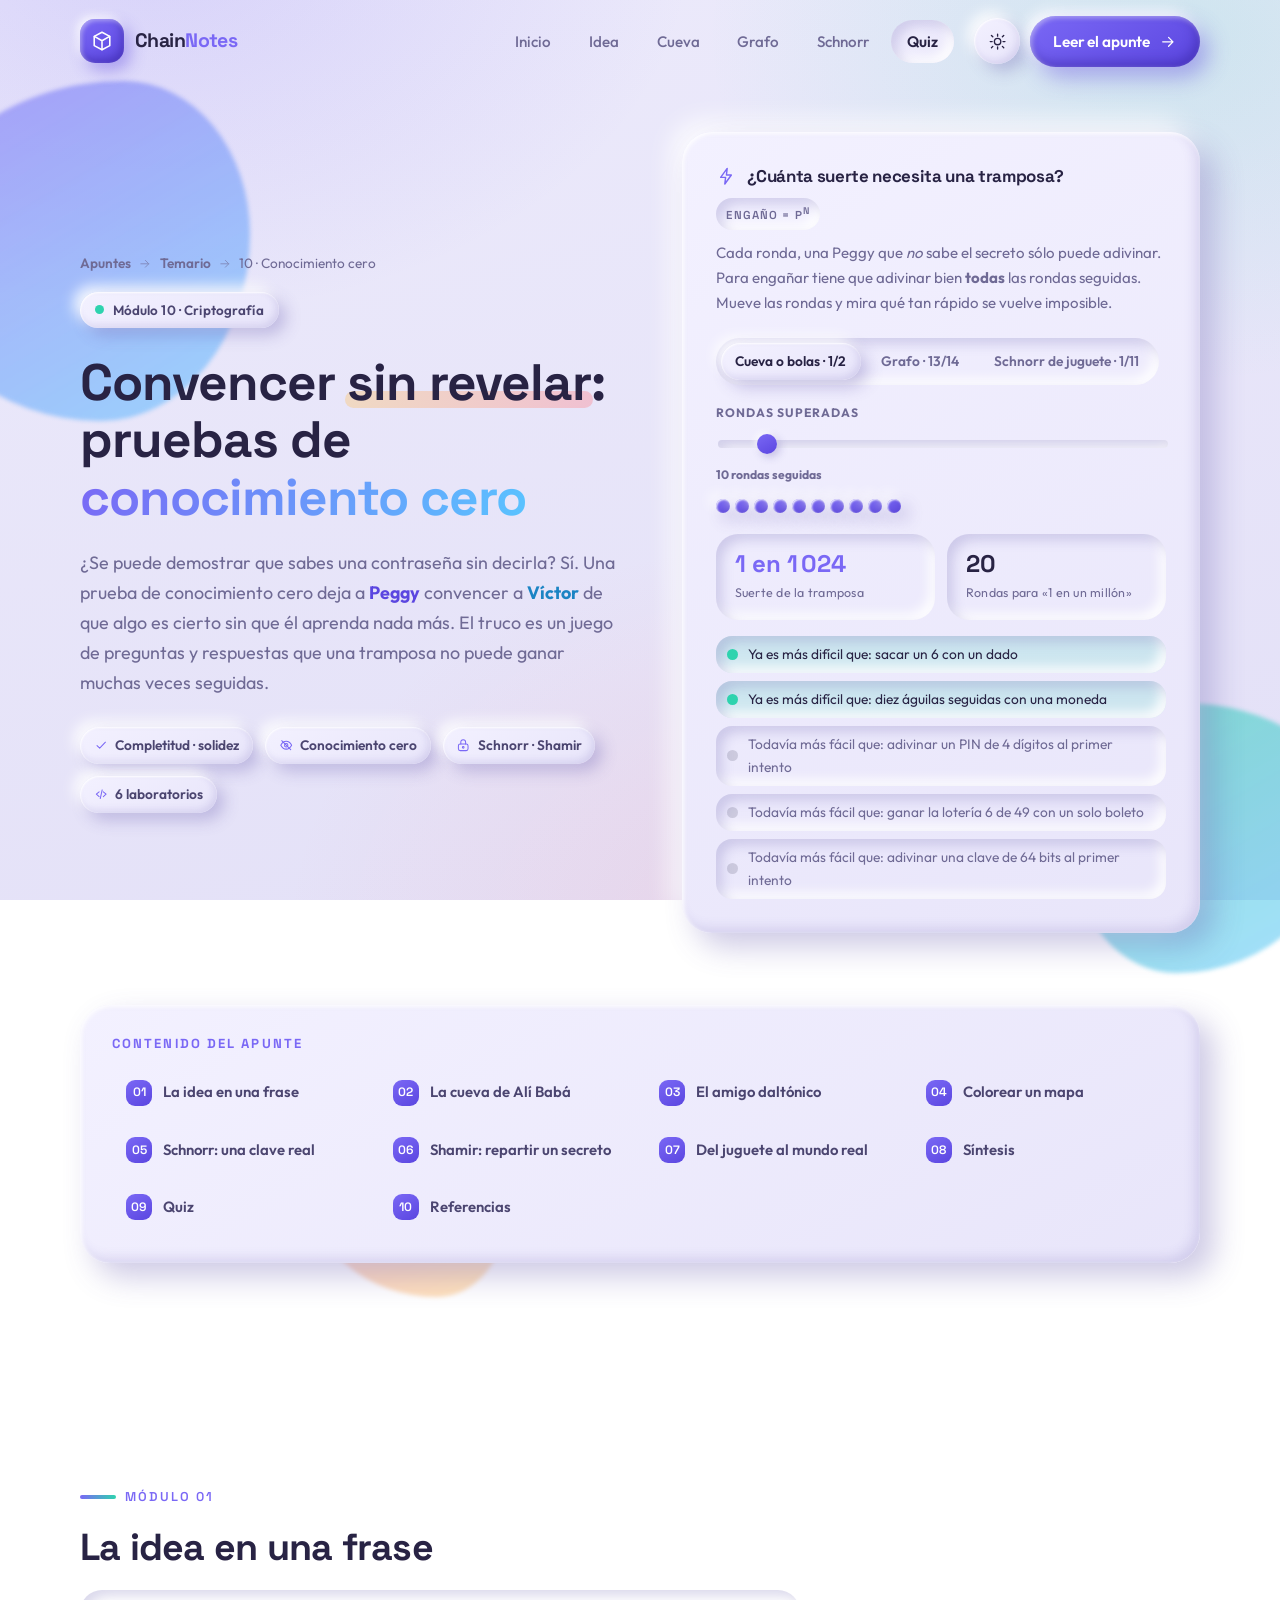
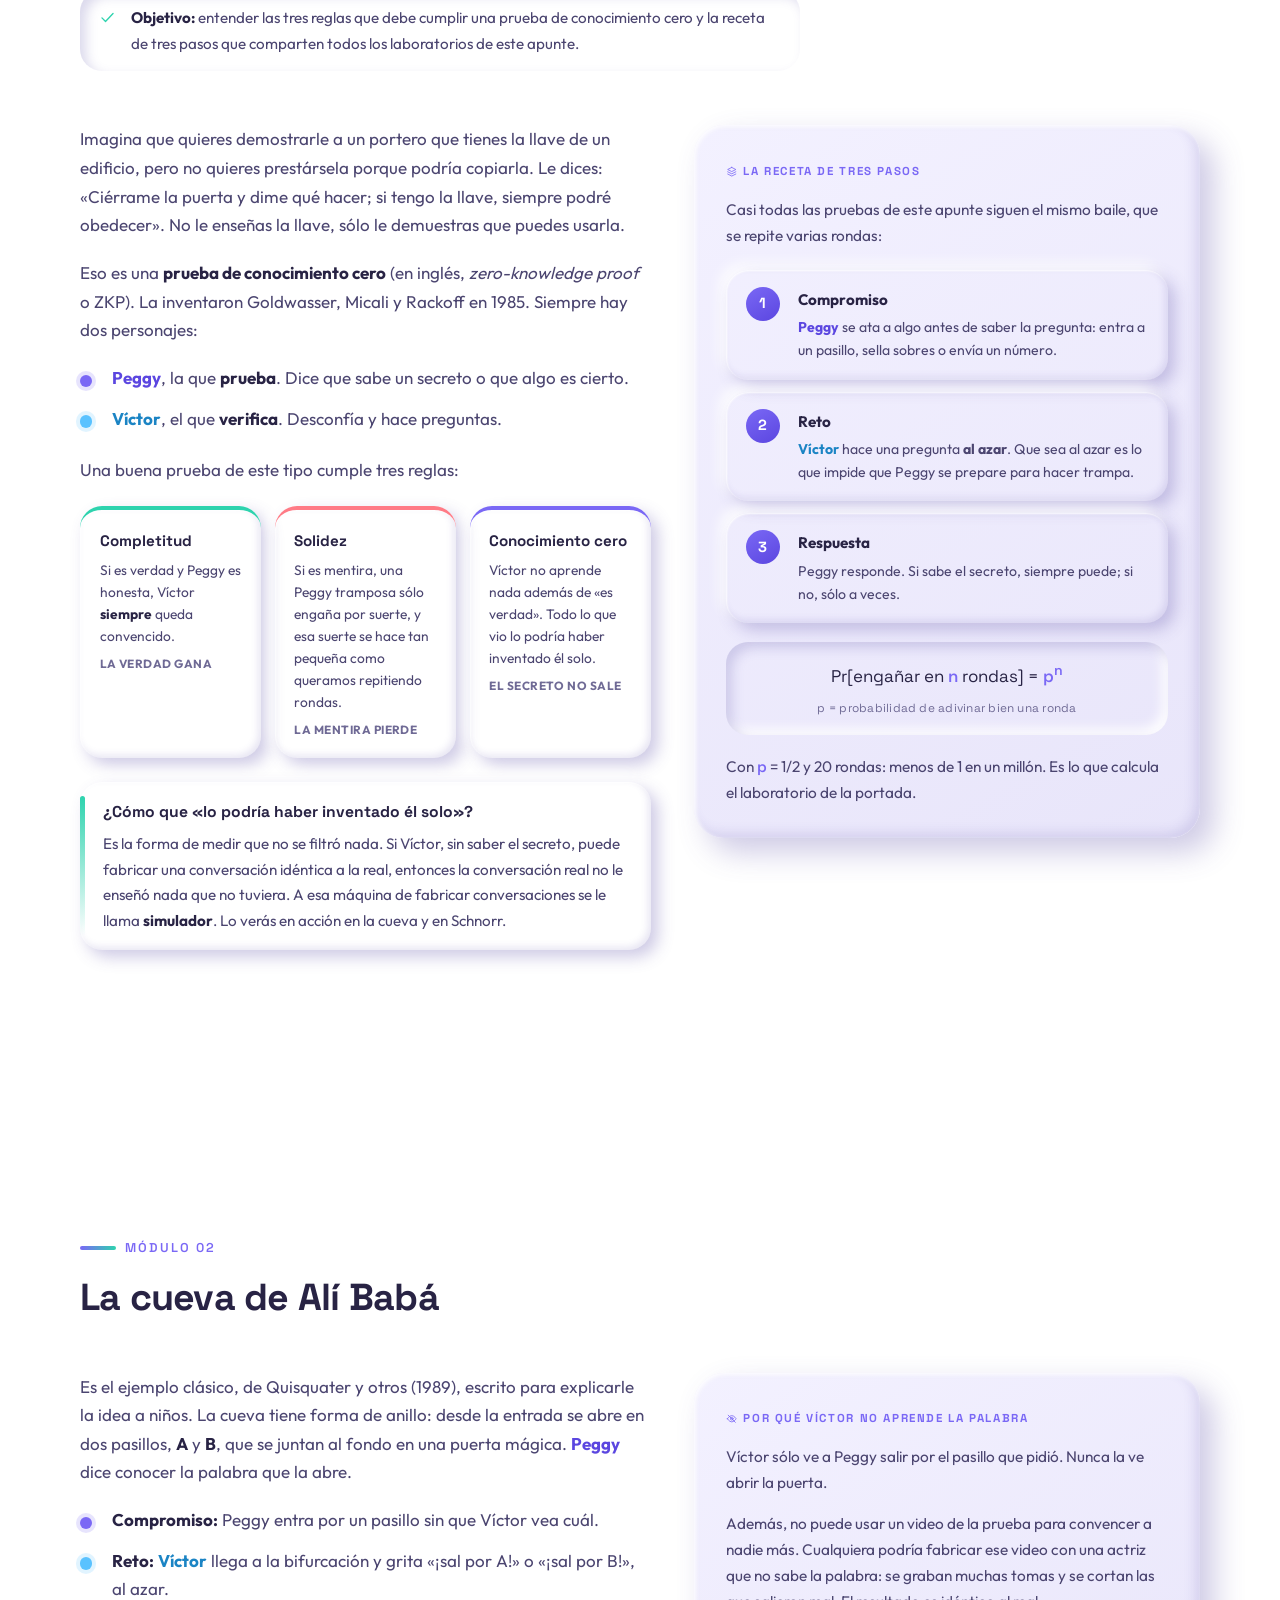
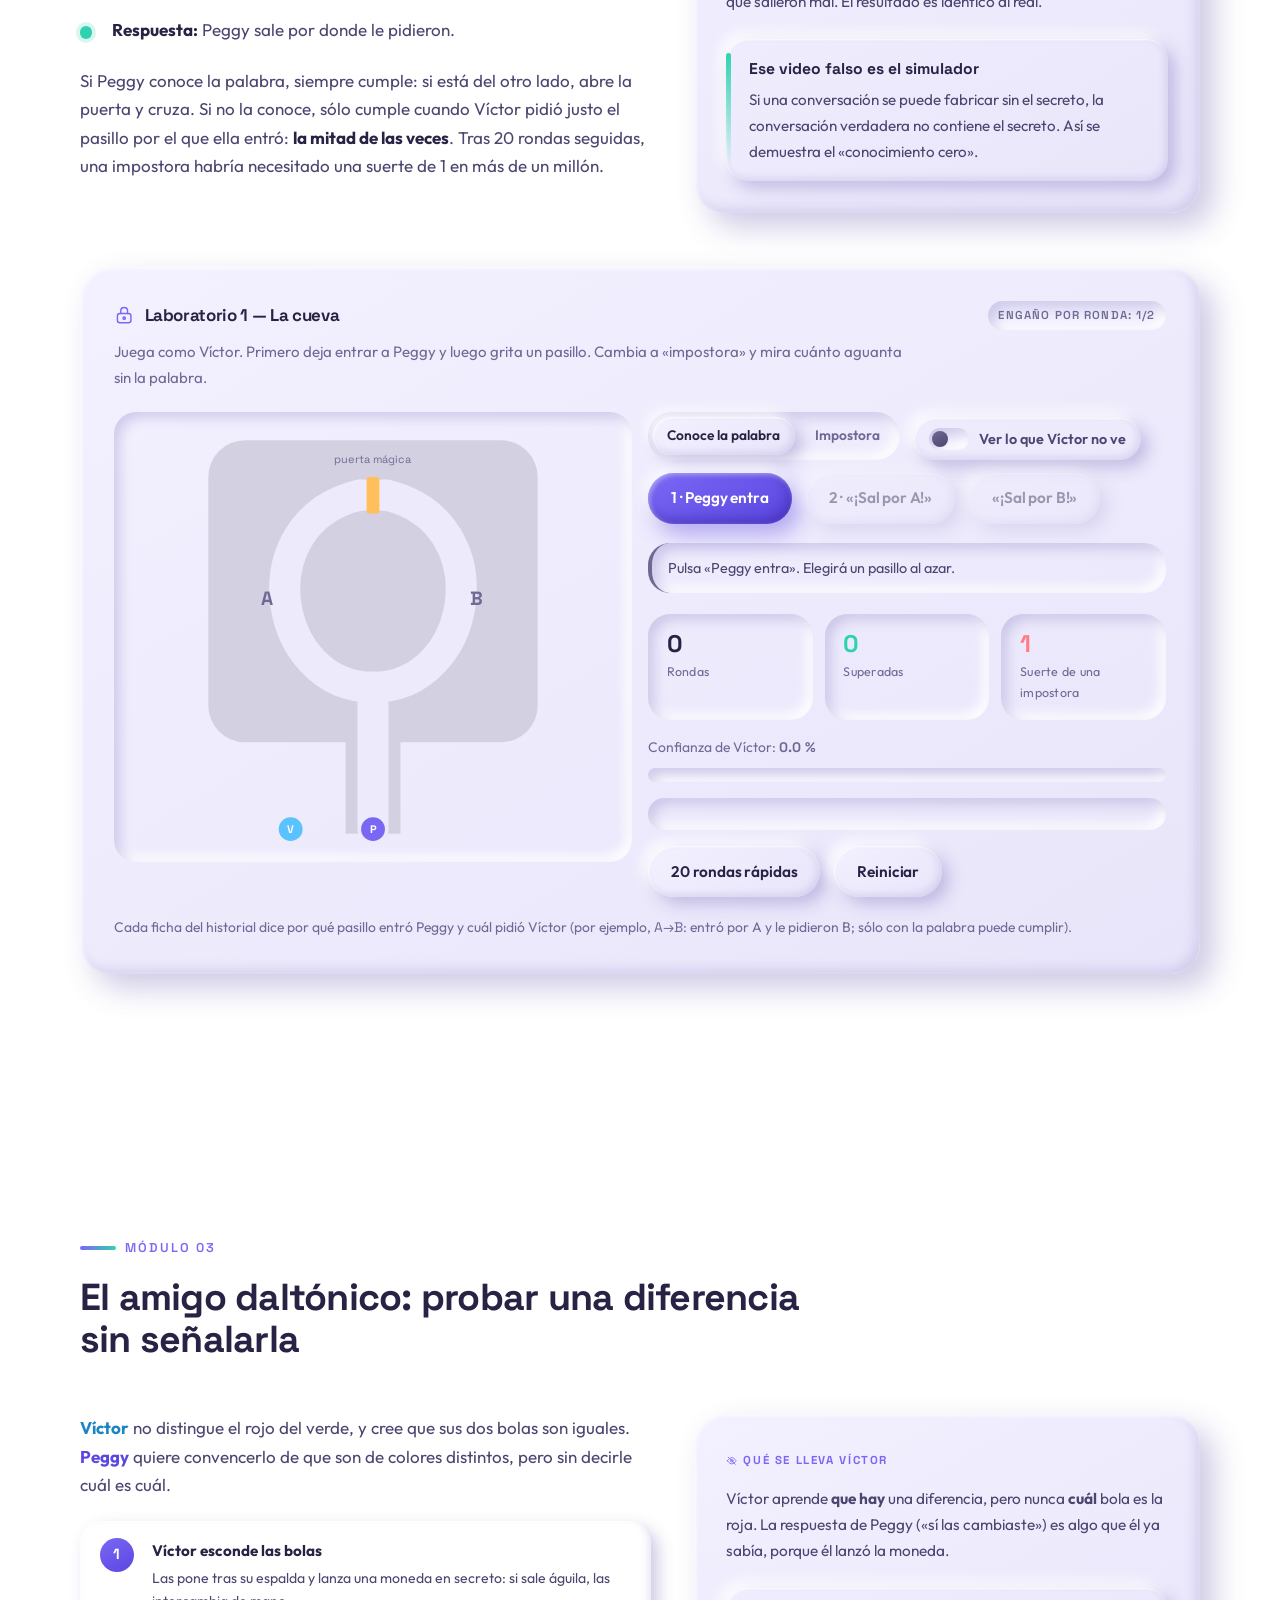
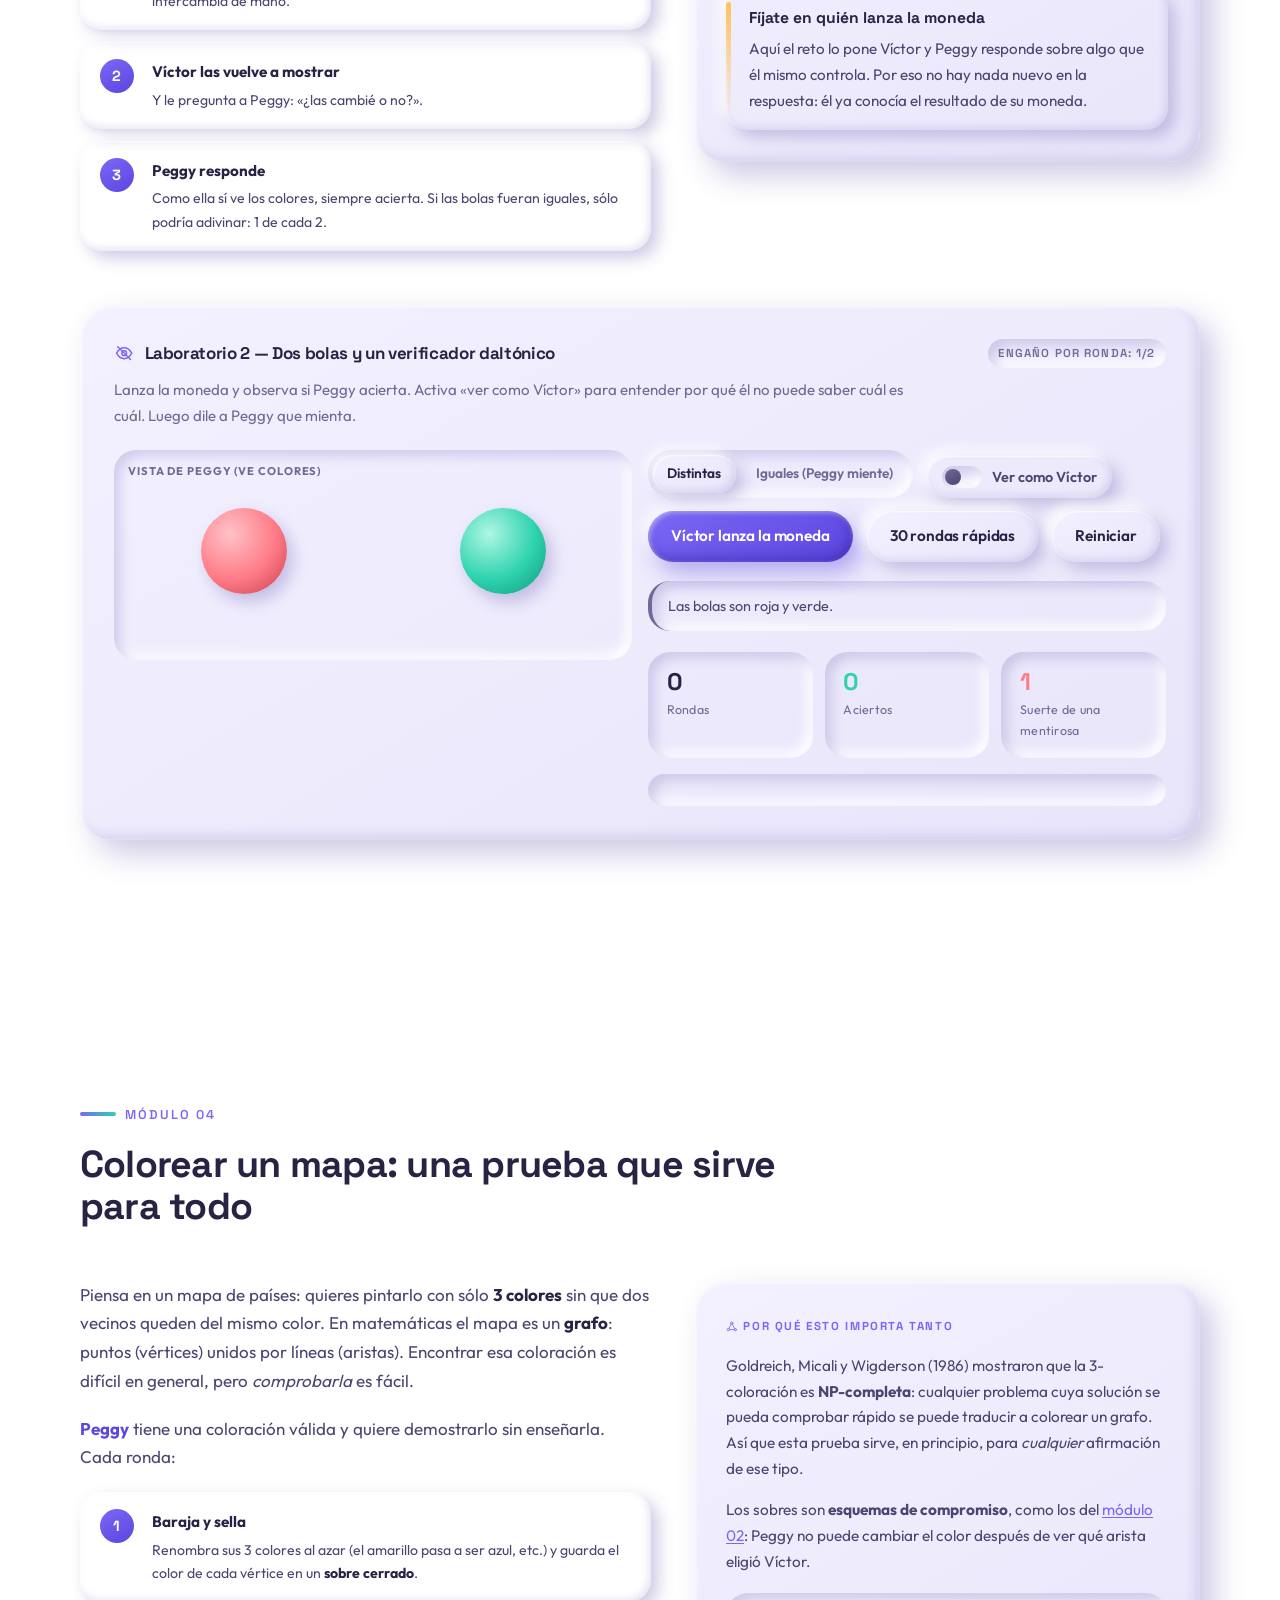
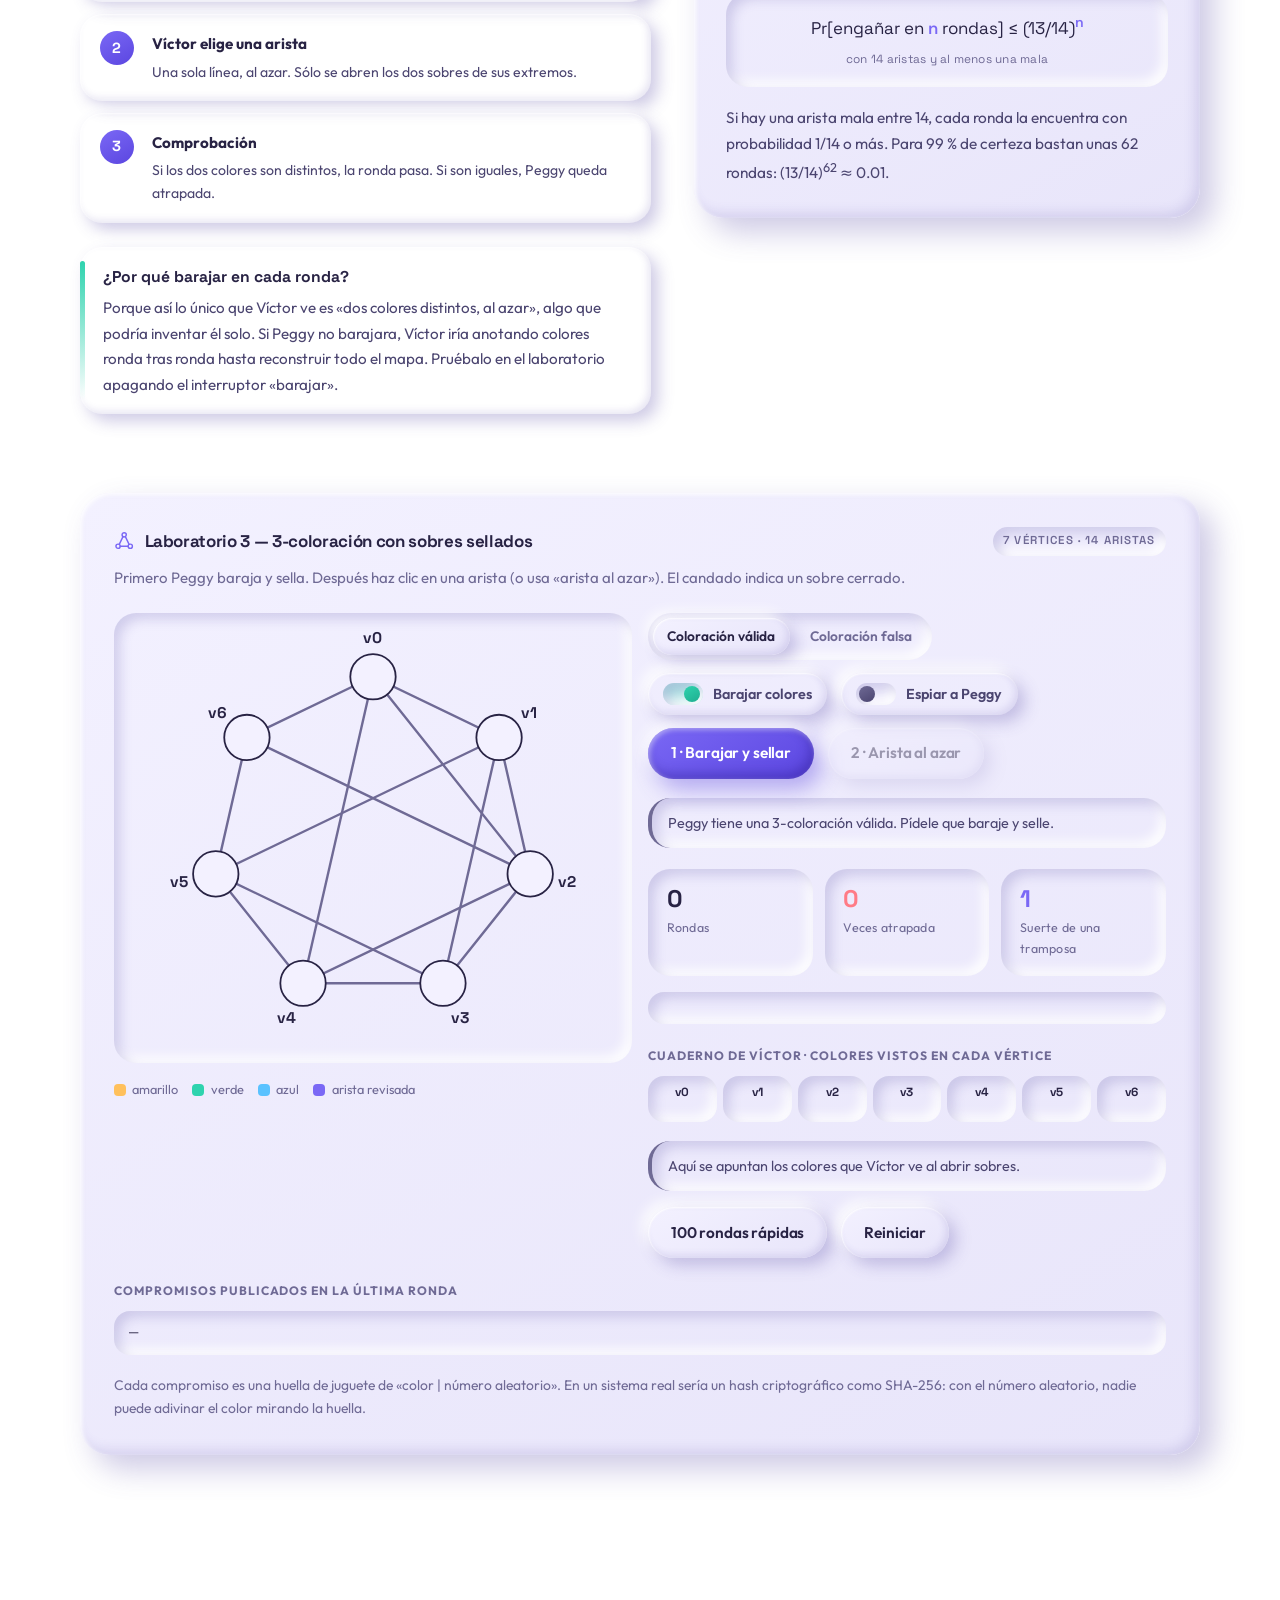
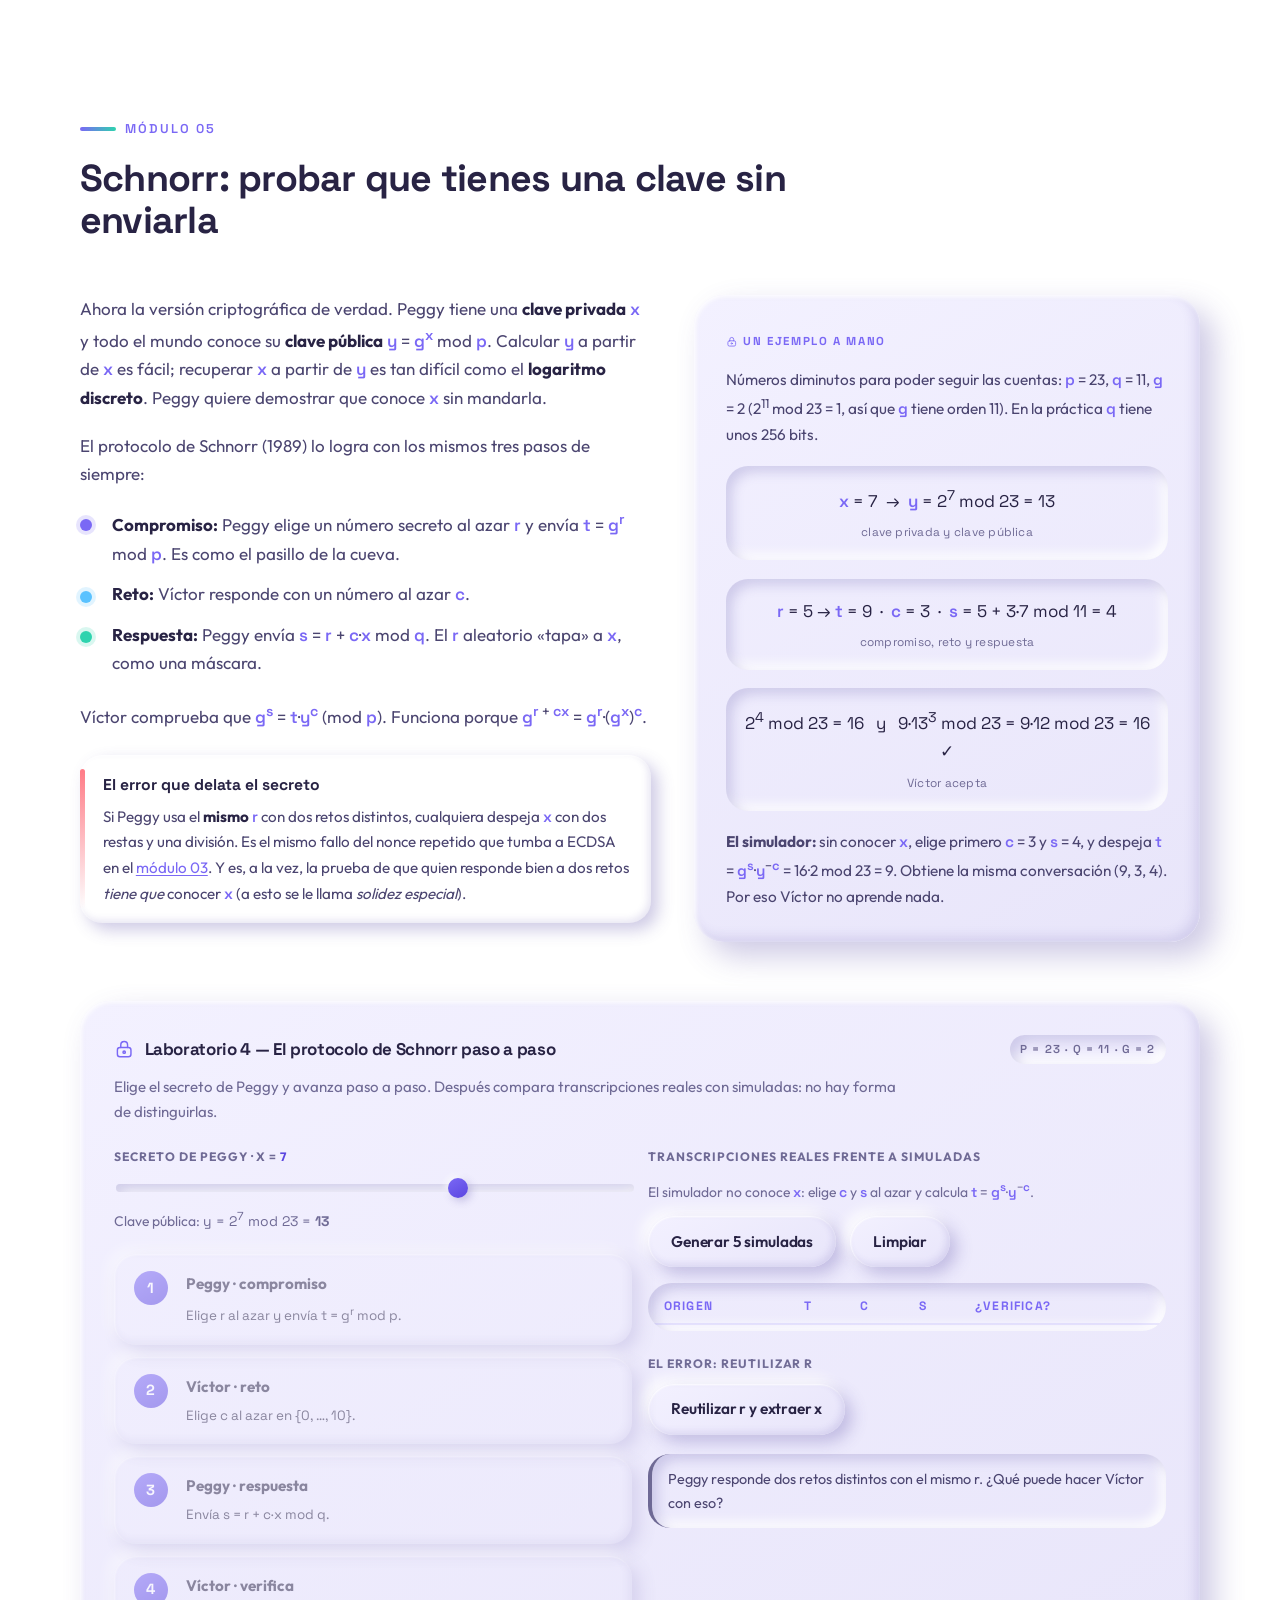
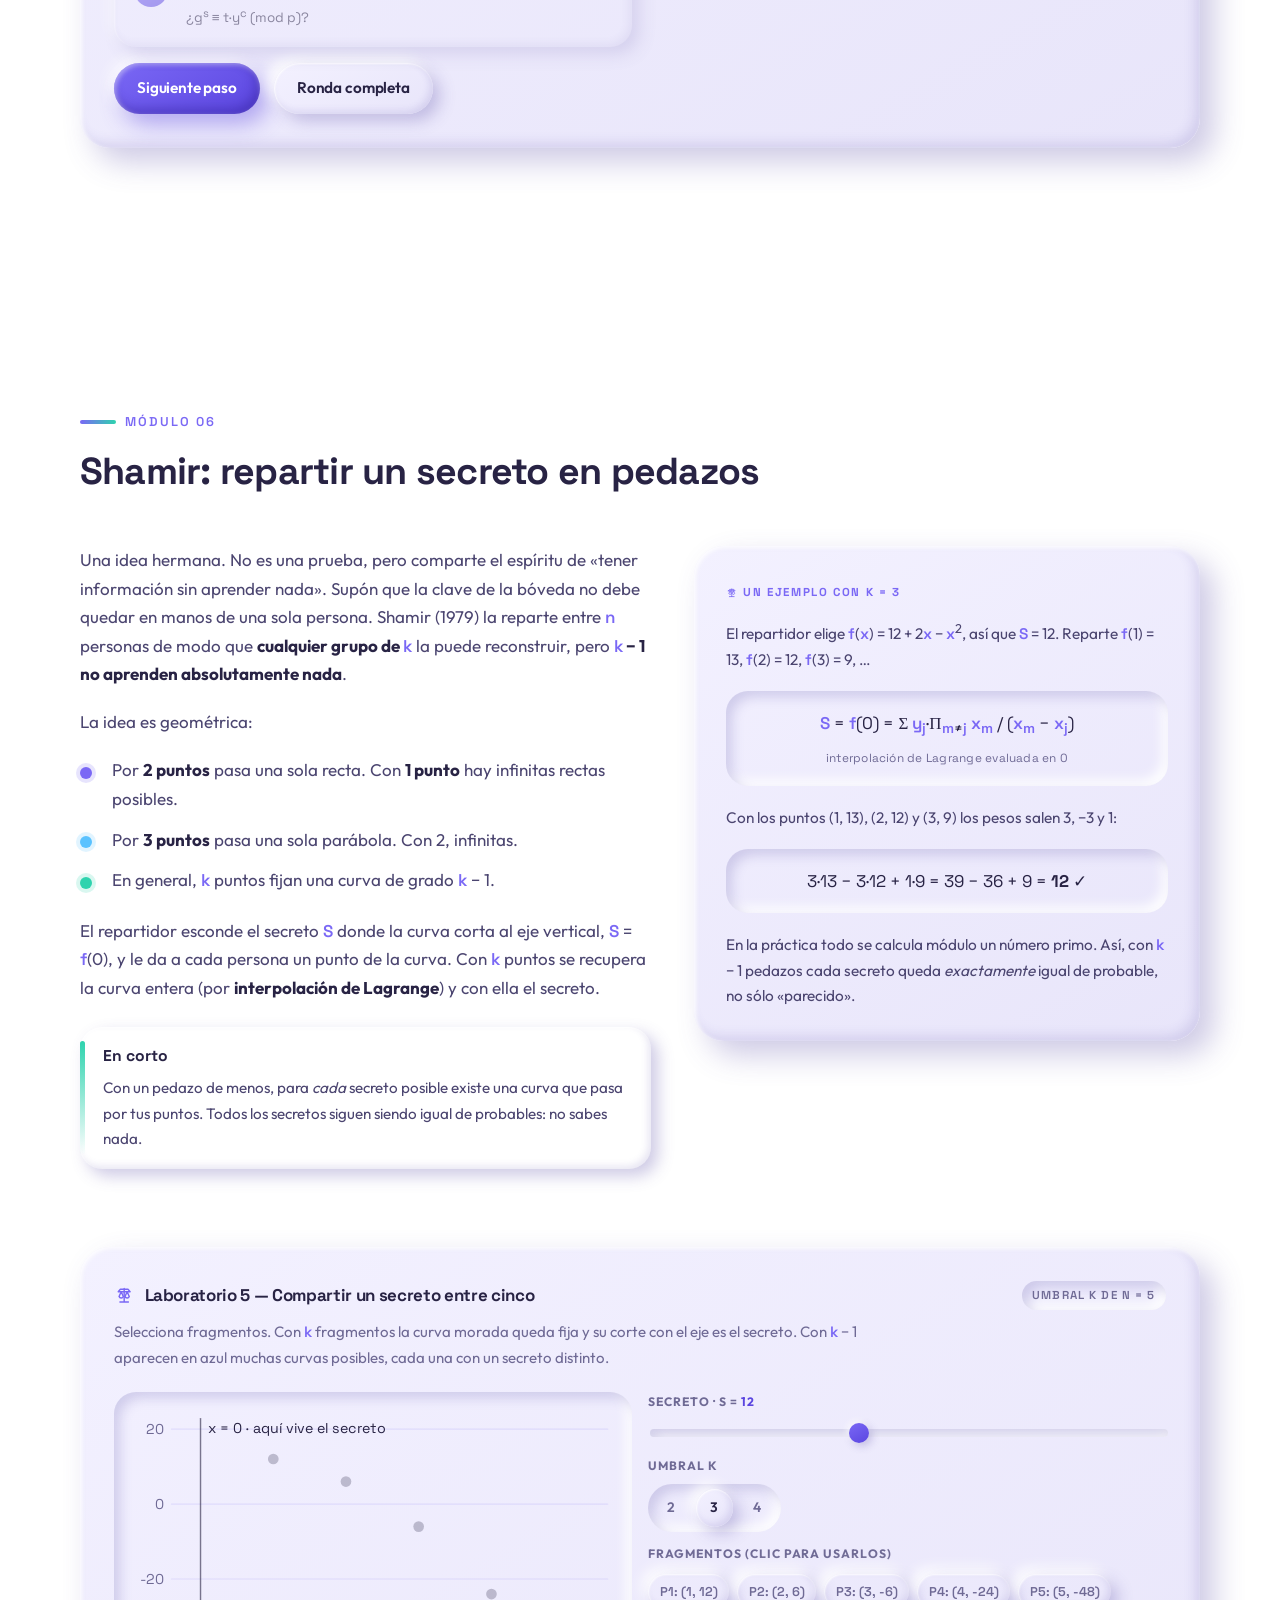
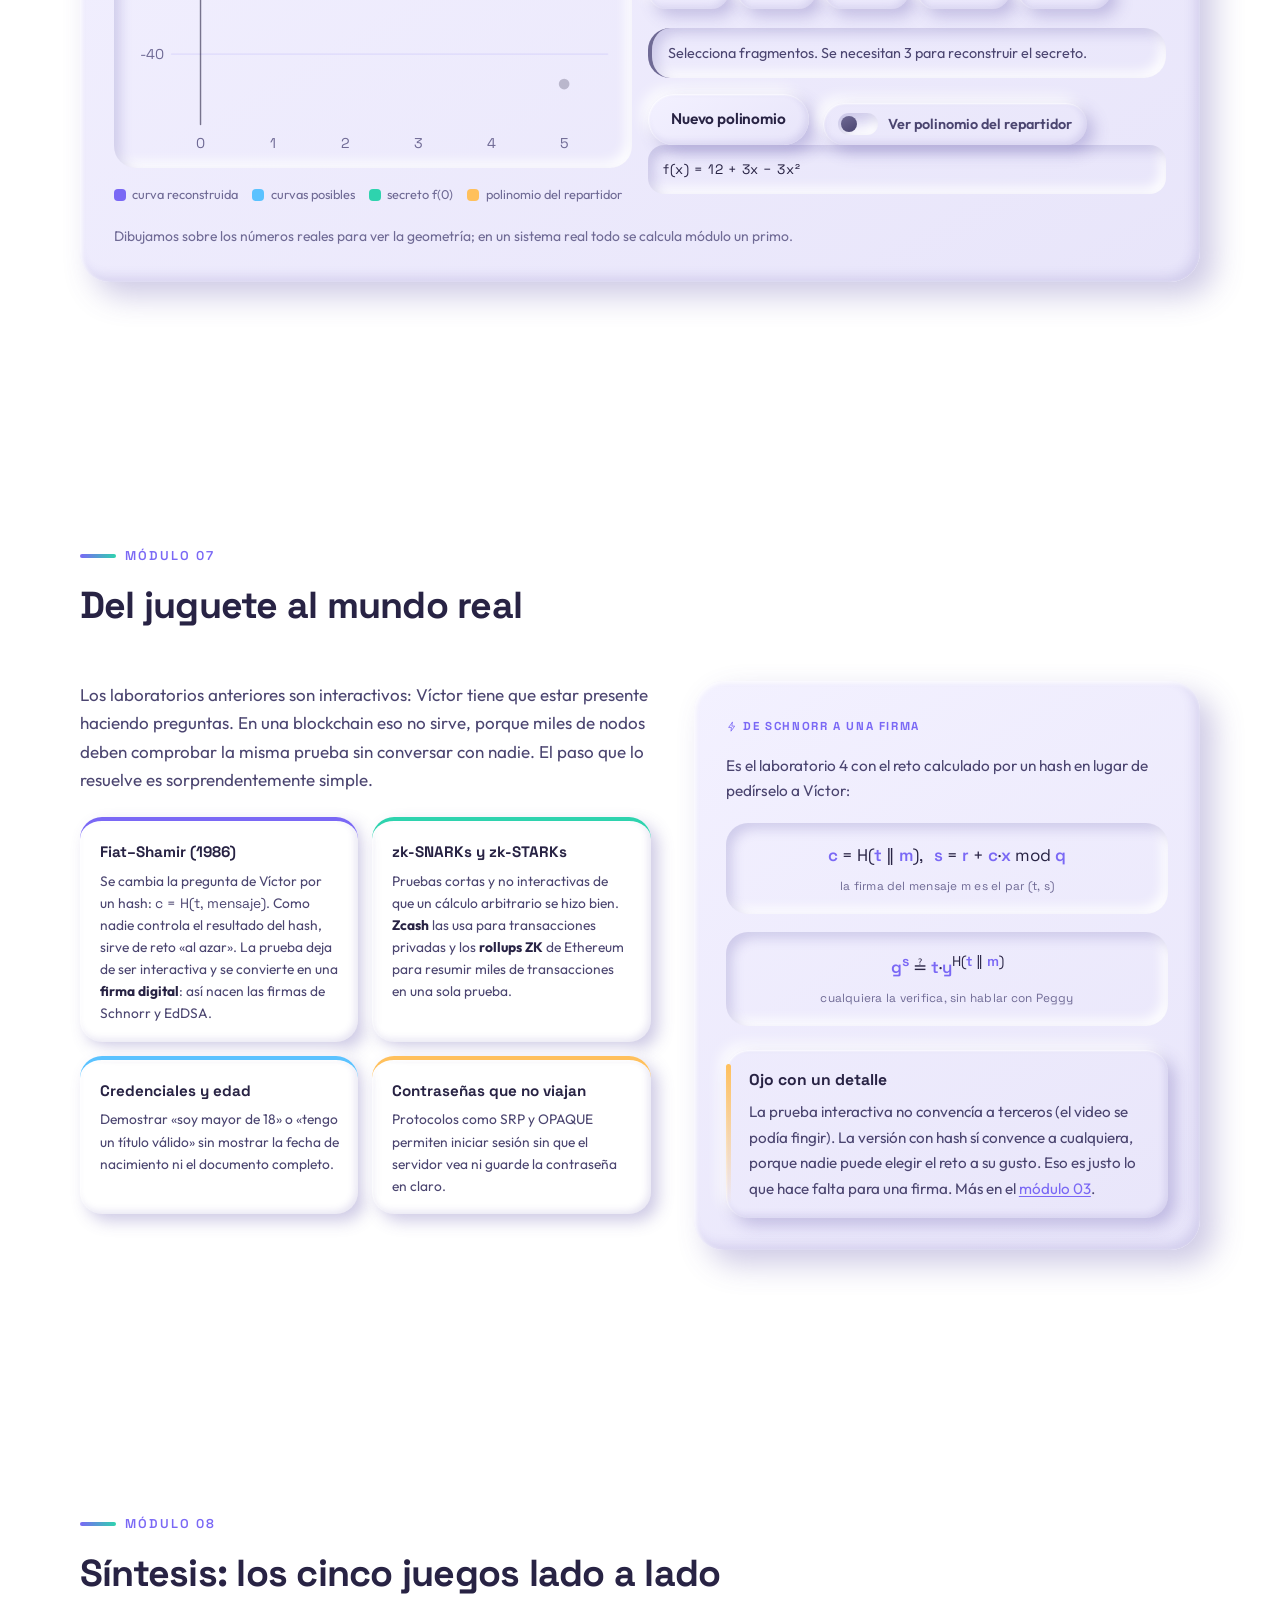
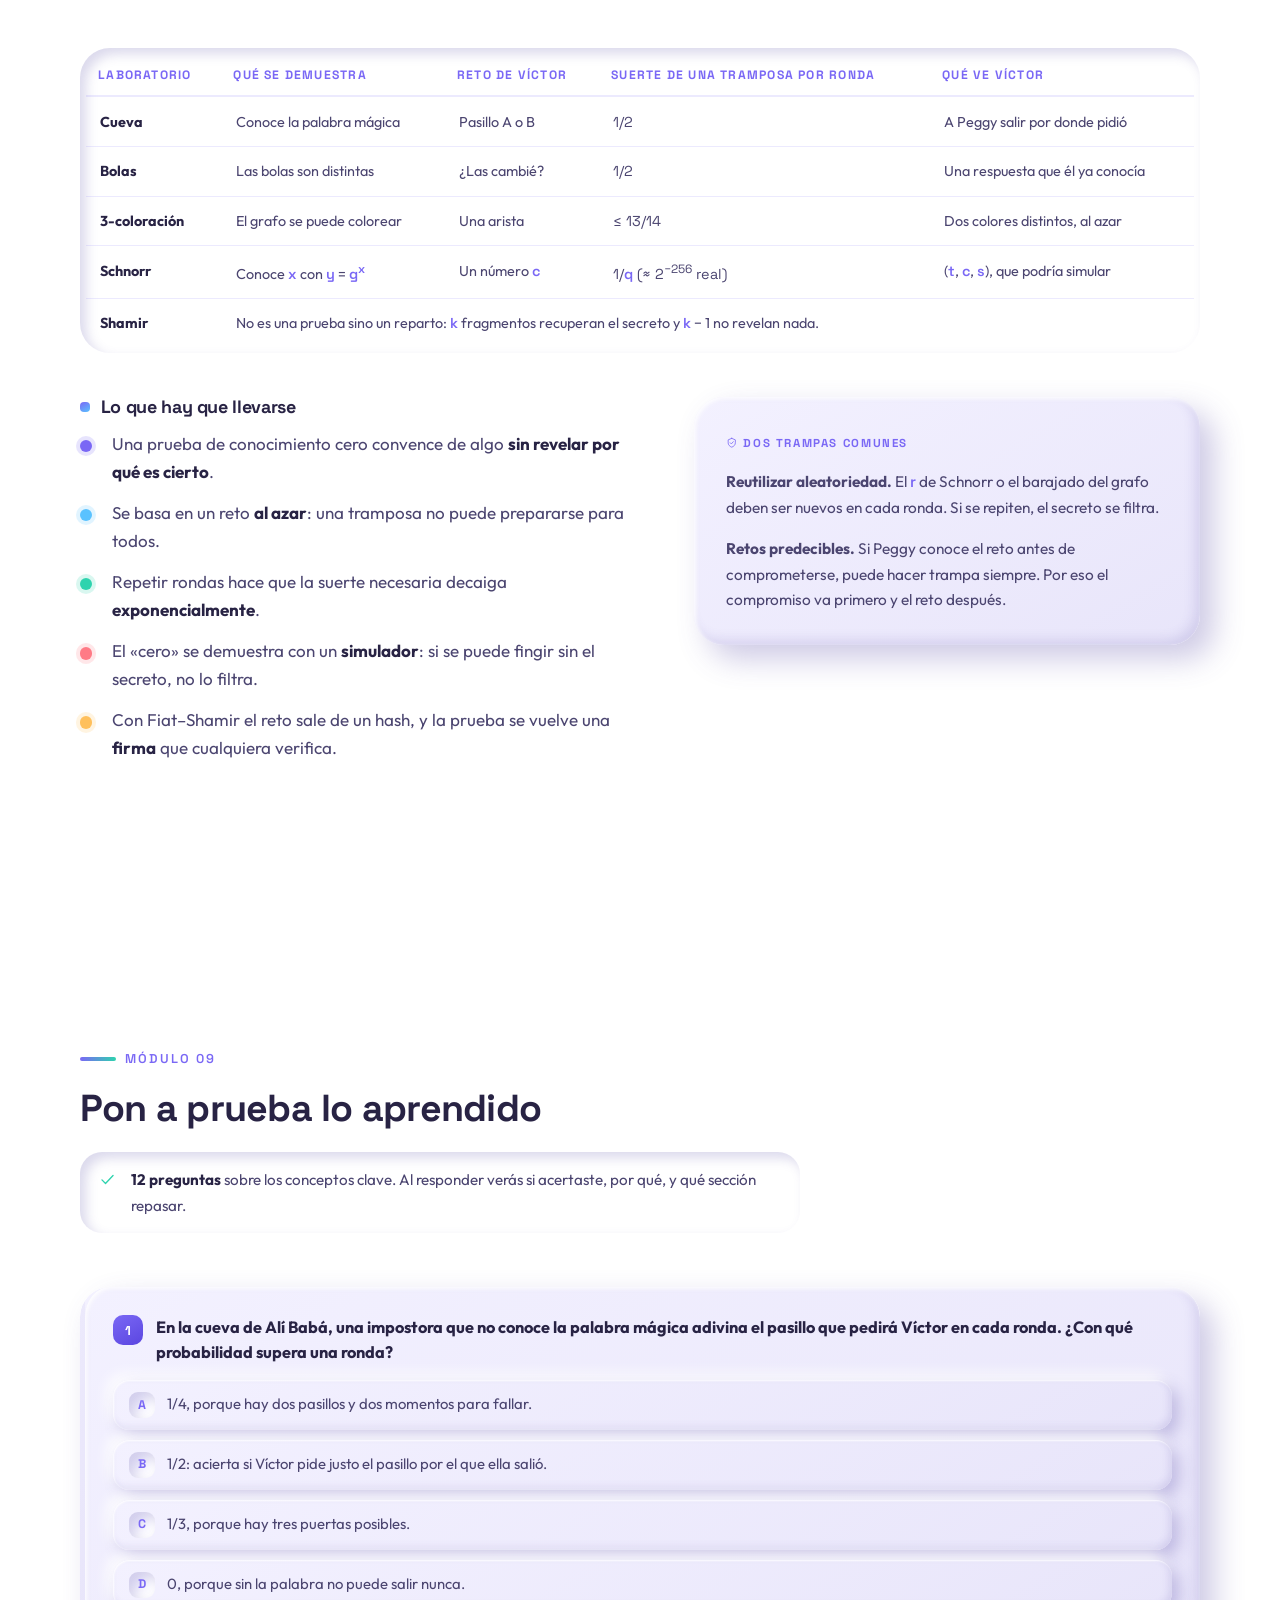
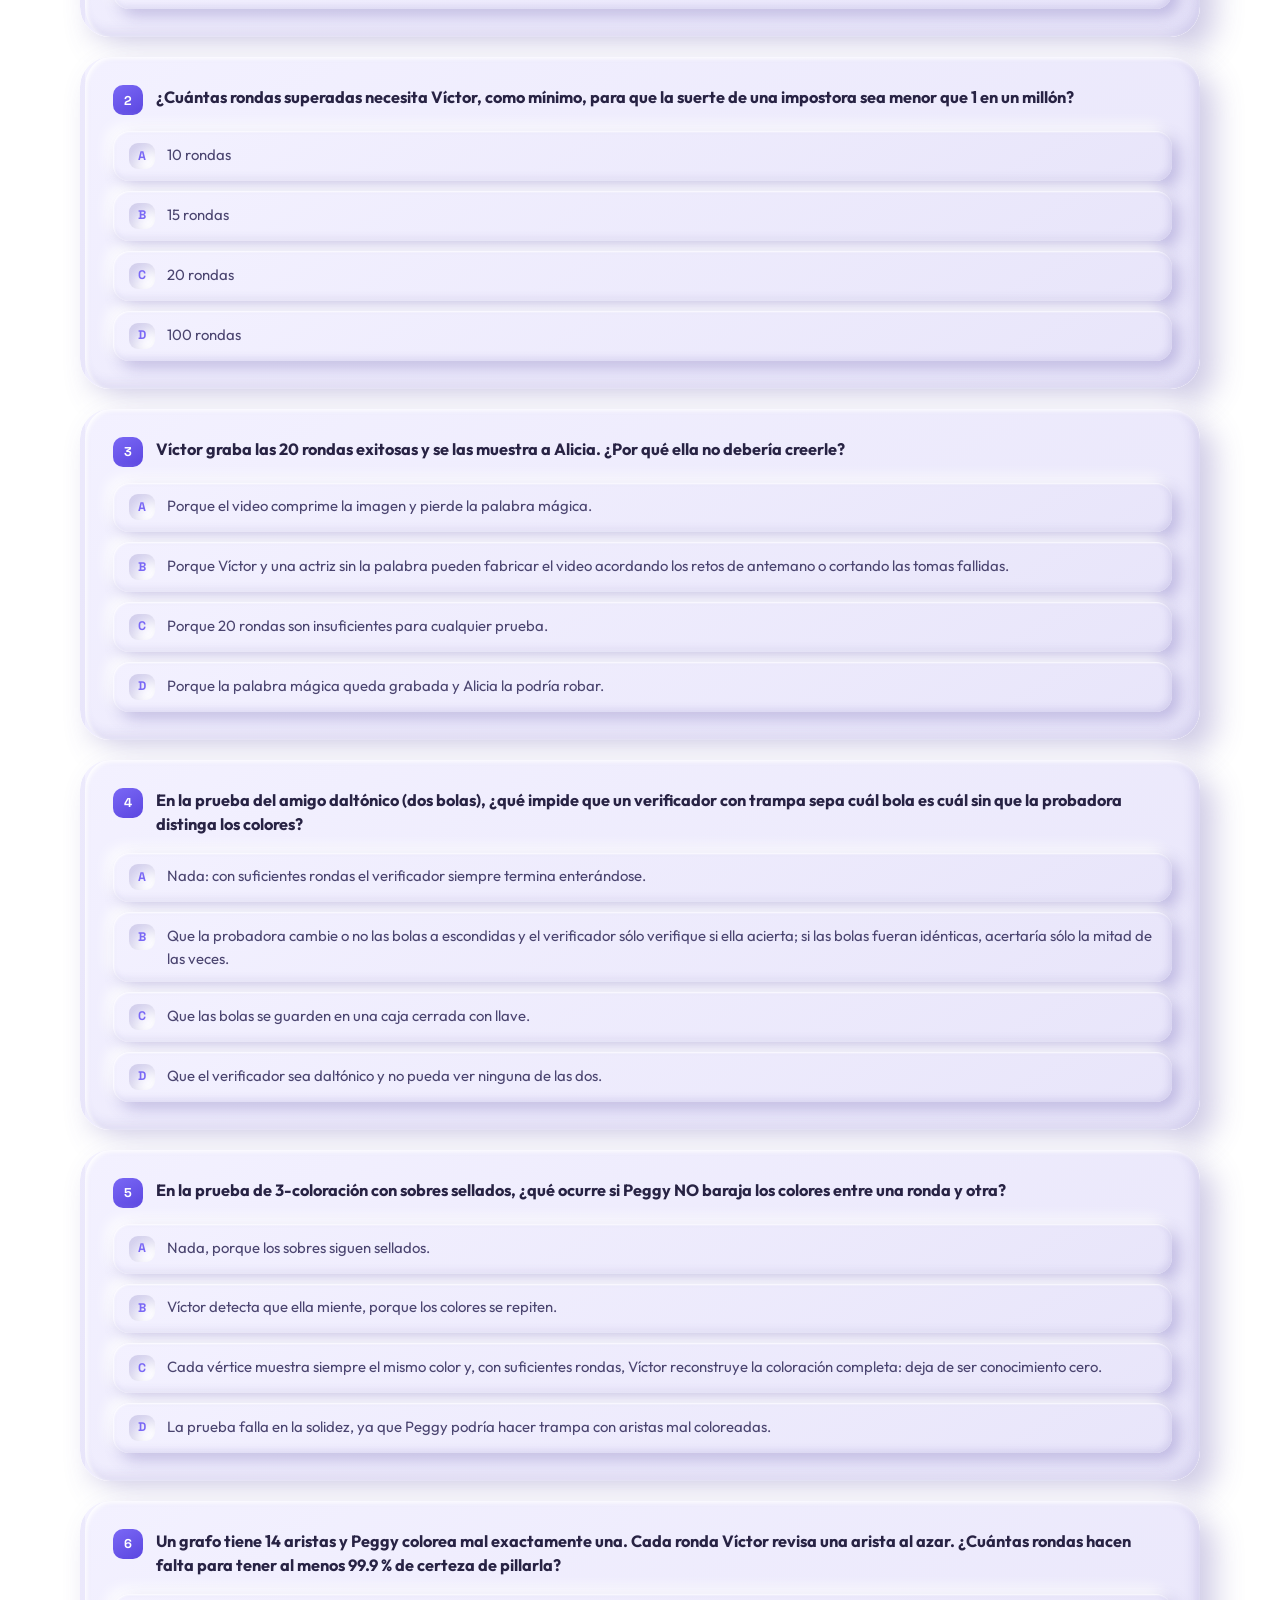
<file: temas/conocimiento-cero.html>
<!DOCTYPE html>
<html lang="es">
<head>
<meta charset="UTF-8">
<meta name="viewport" content="width=device-width, initial-scale=1">
<title>Pruebas de conocimiento cero — ChainNotes</title>
<meta name="description" content="Apunte: pruebas de conocimiento cero explicadas con calma. Completitud, solidez y conocimiento cero; la cueva de Alí Babá, las bolas de color, la 3-coloración de grafos, el protocolo de Schnorr, la compartición de secretos de Shamir y su uso real en blockchain, con seis laboratorios interactivos.">
<link rel="icon" href="../assets/favicon.svg" type="image/svg+xml">
<link rel="preconnect" href="https://fonts.googleapis.com">
<link rel="preconnect" href="https://fonts.gstatic.com" crossorigin>
<link href="https://fonts.googleapis.com/css2?family=Outfit:wght@300;400;500;600;700;800&family=Space+Grotesk:wght@400;500;600;700&display=swap" rel="stylesheet">
<link rel="stylesheet" href="../assets/css/styles.css">
<!-- ?v=6 rompe la caché: apuntes.css creció con la sección Q de este apunte -->
<link rel="stylesheet" href="../assets/css/apuntes.css?v=6">
</head>
<body>

<!-- ============ SPRITE DE ICONOS ============ -->
<svg class="sprite" aria-hidden="true" focusable="false" xmlns="http://www.w3.org/2000/svg">
  <symbol id="i-cube" viewBox="0 0 24 24"><path d="M12 2.5 20.5 7v10L12 21.5 3.5 17V7L12 2.5Z"/><path d="M3.7 7 12 11.7 20.3 7M12 11.7V21.4"/></symbol>
  <symbol id="i-lock" viewBox="0 0 24 24"><rect x="4" y="10" width="16" height="11" rx="3"/><path d="M8 10V7a4 4 0 0 1 8 0v3"/><circle cx="12" cy="15.5" r="1.4"/></symbol>
  <symbol id="i-nodes" viewBox="0 0 24 24"><circle cx="12" cy="4.5" r="2.5"/><circle cx="4.8" cy="18" r="2.5"/><circle cx="19.2" cy="18" r="2.5"/><path d="M10.6 6.7 6.2 15.8M13.4 6.7l4.4 9.1M7.3 18h9.4"/></symbol>
  <symbol id="i-code" viewBox="0 0 24 24"><path d="m8.5 8-4.6 4 4.6 4M15.5 8l4.6 4-4.6 4M13.6 4.8 10.4 19.2"/></symbol>
  <symbol id="i-layers" viewBox="0 0 24 24"><path d="m12 3 8.5 4.3L12 11.6 3.5 7.3 12 3Z"/><path d="m3.5 12 8.5 4.3 8.5-4.3M3.5 16.7 12 21l8.5-4.3"/></symbol>
  <symbol id="i-shield" viewBox="0 0 24 24"><path d="M12 2.8 19.5 6v6.1c0 4.2-3 7.5-7.5 9.1-4.5-1.6-7.5-4.9-7.5-9.1V6L12 2.8Z"/><path d="m8.8 12 2.3 2.4 4.1-4.6"/></symbol>
  <symbol id="i-scale" viewBox="0 0 24 24"><path d="M12 4v16M7 20h10M5 8h14l-2.5-3h-9L5 8Z"/><path d="M8.5 8 6 13.5a2.6 2.6 0 0 0 5 0L8.5 8ZM15.5 8 13 13.5a2.6 2.6 0 0 0 5 0L15.5 8Z"/></symbol>
  <symbol id="i-eyeoff" viewBox="0 0 24 24"><path d="M3 12s3.5-6.5 9-6.5S21 12 21 12s-3.5 6.5-9 6.5S3 12 3 12Z"/><circle cx="12" cy="12" r="2.8"/><path d="M4.5 4.5l15 15"/></symbol>
  <symbol id="i-bolt" viewBox="0 0 24 24"><path d="M13.2 2.8 5.5 13.4h5.8l-.9 7.8 7.7-10.6h-5.8l.9-7.8Z"/></symbol>
  <symbol id="i-arrow" viewBox="0 0 24 24"><path d="M5 12h14M13 6l6 6-6 6"/></symbol>
  <symbol id="i-check" viewBox="0 0 24 24"><path d="m5 12.5 4.5 4.5L19 7"/></symbol>
  <symbol id="i-github" viewBox="0 0 24 24"><path d="M12 2.6a9.4 9.4 0 0 0-3 18.3c.5.1.6-.2.6-.5v-1.7c-2.6.6-3.2-1.2-3.2-1.2-.4-1.1-1-1.4-1-1.4-.9-.6.1-.6.1-.6 1 .1 1.5 1 1.5 1 .9 1.5 2.3 1.1 2.9.8.1-.6.3-1.1.6-1.3-2.1-.2-4.3-1-4.3-4.6 0-1 .4-1.9 1-2.5-.1-.3-.4-1.3.1-2.6 0 0 .8-.3 2.6 1a9 9 0 0 1 4.7 0c1.8-1.3 2.6-1 2.6-1 .5 1.3.2 2.3.1 2.6.6.6 1 1.5 1 2.5 0 3.6-2.2 4.4-4.3 4.6.3.3.6.9.6 1.8v2.7c0 .3.2.6.7.5A9.4 9.4 0 0 0 12 2.6Z"/></symbol>
  <symbol id="i-link" viewBox="0 0 24 24"><path d="M10.5 13.5a3.5 3.5 0 0 0 5 0l3-3a3.5 3.5 0 0 0-5-5l-1.5 1.5"/><path d="M13.5 10.5a3.5 3.5 0 0 0-5 0l-3 3a3.5 3.5 0 0 0 5 5L12 17"/></symbol>
  <symbol id="i-mail" viewBox="0 0 24 24"><rect x="3" y="5.5" width="18" height="13" rx="3"/><path d="m4 8 7.1 4.6a1.7 1.7 0 0 0 1.8 0L20 8"/></symbol>
  <symbol id="i-sun" viewBox="0 0 24 24"><circle cx="12" cy="12" r="4"/><path d="M12 2.8v2.4M12 18.8v2.4M4.3 4.3l1.7 1.7M18 18l1.7 1.7M2.8 12h2.4M18.8 12h2.4M4.3 19.7 6 18M18 6l1.7-1.7"/></symbol>
  <symbol id="i-moon" viewBox="0 0 24 24"><path d="M20 14.4A8.2 8.2 0 0 1 9.6 4 8.5 8.5 0 1 0 20 14.4Z"/></symbol>
</svg>

<div class="scroll-progress" aria-hidden="true"><span id="progressBar"></span></div>
<a class="skip-link" href="#idea">Saltar al contenido</a>

<!-- ============ HEADER ============ -->
<header class="header" id="header">
  <div class="container header__inner">
    <a class="brand" href="../index.html" aria-label="ChainNotes, ir al inicio">
      <span class="brand__mark" aria-hidden="true"><svg viewBox="0 0 24 24"><use href="#i-cube"/></svg></span>
      <span class="brand__text">Chain<em>Notes</em></span>
    </a>

    <nav class="nav" id="nav" aria-label="Navegación principal">
      <ul class="nav__list">
        <li><a class="nav__link" href="../index.html">Inicio</a></li>
        <li><a class="nav__link is-active" href="#idea">Idea</a></li>
        <li><a class="nav__link" href="#cueva">Cueva</a></li>
        <li><a class="nav__link" href="#grafo">Grafo</a></li>
        <li><a class="nav__link" href="#schnorr">Schnorr</a></li>
        <li><a class="nav__link" href="#quiz">Quiz</a></li>
      </ul>
    </nav>

    <div class="header__actions">
      <button class="clay-btn clay-btn--icon" id="themeToggle" type="button" aria-label="Cambiar tema" title="Cambiar tema">
        <svg class="ico-sun" viewBox="0 0 24 24"><use href="#i-sun"/></svg>
        <svg class="ico-moon" viewBox="0 0 24 24"><use href="#i-moon"/></svg>
      </button>
      <a class="clay-btn clay-btn--primary header__cta" href="#idea">
        Leer el apunte <svg viewBox="0 0 24 24"><use href="#i-arrow"/></svg>
      </a>
      <button class="burger" id="burger" type="button" aria-label="Abrir menú" aria-expanded="false" aria-controls="nav">
        <span></span><span></span><span></span>
      </button>
    </div>
  </div>
</header>

<main class="apunte-bg">

<!-- ============ CABECERA DEL TEMA ============ -->
<section class="topic-hero" id="inicio">
  <div class="blobs" aria-hidden="true">
    <span class="blob blob--1" data-parallax="0.16"></span>
    <span class="blob blob--2" data-parallax="-0.10"></span>
    <span class="blob blob--3" data-parallax="0.07"></span>
    <span class="blob blob--4" data-parallax="-0.05"></span>
  </div>

  <div class="container topic-hero__inner">
    <div>
      <nav class="crumbs anim" style="--d:0ms" aria-label="Ruta de navegación">
        <a href="../index.html">Apuntes</a>
        <svg viewBox="0 0 24 24" aria-hidden="true"><use href="#i-arrow"/></svg>
        <a href="../index.html#temas">Temario</a>
        <svg viewBox="0 0 24 24" aria-hidden="true"><use href="#i-arrow"/></svg>
        <span>10 · Conocimiento cero</span>
      </nav>

      <span class="badge anim" style="--d:60ms">
        <span class="badge__dot"></span> Módulo 10 · Criptografía
      </span>

      <h1 class="topic-hero__title anim" style="--d:120ms">
        Convencer <span class="underlined">sin revelar</span>:<br>
        pruebas de <span class="grad">conocimiento cero</span>
      </h1>

      <p class="topic-hero__lead anim" style="--d:200ms">
        ¿Se puede demostrar que sabes una contraseña sin decirla? Sí. Una prueba de conocimiento
        cero deja a <span class="zk-peggy">Peggy</span> convencer a <span class="zk-victor">Víctor</span>
        de que algo es cierto sin que él aprenda nada más. El truco es un juego de preguntas y
        respuestas que una tramposa no puede ganar muchas veces seguidas.
      </p>

      <ul class="topic-hero__meta anim" style="--d:280ms">
        <li><svg viewBox="0 0 24 24"><use href="#i-check"/></svg> Completitud · solidez</li>
        <li><svg viewBox="0 0 24 24"><use href="#i-eyeoff"/></svg> Conocimiento cero</li>
        <li><svg viewBox="0 0 24 24"><use href="#i-lock"/></svg> Schnorr · Shamir</li>
        <li><svg viewBox="0 0 24 24"><use href="#i-code"/></svg> 6 laboratorios</li>
      </ul>
    </div>

    <!-- LAB 0: cuánta suerte necesita una tramposa -->
    <div class="clay-card lab anim anim--scale" style="--d:240ms;margin-top:0">
      <div class="lab__head">
        <h2 class="lab__title"><svg viewBox="0 0 24 24"><use href="#i-bolt"/></svg> ¿Cuánta suerte necesita una tramposa?</h2>
        <span class="lab__tag">engaño = p<sup>n</sup></span>
      </div>
      <p class="lab__intro">
        Cada ronda, una Peggy que <em>no</em> sabe el secreto sólo puede adivinar. Para engañar
        tiene que adivinar bien <strong>todas</strong> las rondas seguidas. Mueve las rondas y mira
        qué tan rápido se vuelve imposible.
      </p>

      <div class="seg" id="rSeg" role="group" aria-label="Probabilidad de adivinar en una ronda">
        <button type="button" aria-pressed="true" data-p="0.5">Cueva o bolas · 1/2</button>
        <button type="button" aria-pressed="false" data-p="0.9285714285714286">Grafo · 13/14</button>
        <button type="button" aria-pressed="false" data-p="0.09090909090909091">Schnorr de juguete · 1/11</button>
      </div>

      <div class="controls" style="margin-top:1.1rem;margin-bottom:0">
        <div class="field field--wide">
          <label class="field__label" for="rN">Rondas superadas</label>
          <input type="range" id="rN" min="1" max="100" step="1" value="10">
          <span class="field__label" id="rNOut" style="text-transform:none;letter-spacing:0"></span>
        </div>
      </div>
      <div class="zkcoins" id="rCoins" aria-hidden="true"></div>

      <div class="readout">
        <div class="metric"><span class="metric__num metric__num--violet" id="rOdds">—</span><span class="metric__label">Suerte de la tramposa</span></div>
        <div class="metric"><span class="metric__num" id="rMin">—</span><span class="metric__label">Rondas para «1 en un millón»</span></div>
      </div>
      <ul class="zkhitos" id="rHitos"></ul>
    </div>
  </div>

  <div class="container">
    <nav class="clay-card toc reveal" aria-label="Contenido del apunte">
      <h2>Contenido del apunte</h2>
      <ul class="toc__list">
        <li><a href="#idea"><span class="toc__n">01</span> La idea en una frase</a></li>
        <li><a href="#cueva"><span class="toc__n">02</span> La cueva de Alí Babá</a></li>
        <li><a href="#bolas"><span class="toc__n">03</span> El amigo daltónico</a></li>
        <li><a href="#grafo"><span class="toc__n">04</span> Colorear un mapa</a></li>
        <li><a href="#schnorr"><span class="toc__n">05</span> Schnorr: una clave real</a></li>
        <li><a href="#shamir"><span class="toc__n">06</span> Shamir: repartir un secreto</a></li>
        <li><a href="#mundo-real"><span class="toc__n">07</span> Del juguete al mundo real</a></li>
        <li><a href="#sintesis"><span class="toc__n">08</span> Síntesis</a></li>
        <li><a href="#quiz"><span class="toc__n">09</span> Quiz</a></li>
        <li><a href="#referencias"><span class="toc__n">10</span> Referencias</a></li>
      </ul>
    </nav>
  </div>
</section>


<!-- ============ 01 · LA IDEA ============ -->
<section class="section note" id="idea">
  <div class="container">
    <header class="note__head reveal">
      <span class="eyebrow"><span class="eyebrow__line"></span> Módulo 01</span>
      <h2 class="section__title">La idea en una frase</h2>
      <div class="goal">
        <svg viewBox="0 0 24 24"><use href="#i-check"/></svg>
        <p style="margin:0"><strong>Objetivo:</strong> entender las tres reglas que debe cumplir
        una prueba de conocimiento cero y la receta de tres pasos que comparten todos los
        laboratorios de este apunte.</p>
      </div>
    </header>

    <div class="note__grid">
      <div class="note__body reveal">
        <p>
          Imagina que quieres demostrarle a un portero que tienes la llave de un edificio, pero no
          quieres prestársela porque podría copiarla. Le dices: «Ciérrame la puerta y dime qué
          hacer; si tengo la llave, siempre podré obedecer». No le enseñas la llave, sólo le
          demuestras que puedes usarla.
        </p>
        <p>
          Eso es una <strong>prueba de conocimiento cero</strong> (en inglés, <em>zero-knowledge
          proof</em> o ZKP). La inventaron Goldwasser, Micali y Rackoff en 1985. Siempre hay dos
          personajes:
        </p>
        <ul class="plain-list">
          <li><span class="zk-peggy">Peggy</span>, la que <strong>prueba</strong>. Dice que sabe un secreto o que algo es cierto.</li>
          <li style="--accent:var(--sky)"><span class="zk-victor">Víctor</span>, el que <strong>verifica</strong>. Desconfía y hace preguntas.</li>
        </ul>
        <p>Una buena prueba de este tipo cumple tres reglas:</p>

        <div class="quad quad--3">
          <div class="quad__cell" style="--accent:var(--mint)">
            <h4>Completitud</h4>
            <p>Si es verdad y Peggy es honesta, Víctor <strong>siempre</strong> queda convencido.</p>
            <small>la verdad gana</small>
          </div>
          <div class="quad__cell" style="--accent:var(--coral)">
            <h4>Solidez</h4>
            <p>Si es mentira, una Peggy tramposa sólo engaña por suerte, y esa suerte se hace tan
            pequeña como queramos repitiendo rondas.</p>
            <small>la mentira pierde</small>
          </div>
          <div class="quad__cell" style="--accent:var(--violet)">
            <h4>Conocimiento cero</h4>
            <p>Víctor no aprende nada además de «es verdad». Todo lo que vio lo podría haber
            inventado él solo.</p>
            <small>el secreto no sale</small>
          </div>
        </div>

        <div class="callout callout--key">
          <span class="callout__title">¿Cómo que «lo podría haber inventado él solo»?</span>
          Es la forma de medir que no se filtró nada. Si Víctor, sin saber el secreto, puede
          fabricar una conversación idéntica a la real, entonces la conversación real no le
          enseñó nada que no tuviera. A esa máquina de fabricar conversaciones se le llama
          <strong>simulador</strong>. Lo verás en acción en la cueva y en Schnorr.
        </div>
      </div>

      <aside class="clay-card formal reveal" style="--d:80ms">
        <span class="formal__tag"><svg viewBox="0 0 24 24" style="width:1em;height:1em"><use href="#i-layers"/></svg> La receta de tres pasos</span>
        <p>Casi todas las pruebas de este apunte siguen el mismo baile, que se repite varias rondas:</p>
        <div class="phases">
          <div class="phase"><div>
            <h4>Compromiso</h4>
            <p><span class="zk-peggy">Peggy</span> se ata a algo antes de saber la pregunta: entra a
            un pasillo, sella sobres o envía un número.</p>
          </div></div>
          <div class="phase"><div>
            <h4>Reto</h4>
            <p><span class="zk-victor">Víctor</span> hace una pregunta <strong>al azar</strong>. Que sea
            al azar es lo que impide que Peggy se prepare para hacer trampa.</p>
          </div></div>
          <div class="phase"><div>
            <h4>Respuesta</h4>
            <p>Peggy responde. Si sabe el secreto, siempre puede; si no, sólo a veces.</p>
          </div></div>
        </div>
        <span class="eq">
          Pr[engañar en <var>n</var> rondas] = <var>p</var><sup><var>n</var></sup>
          <small>p = probabilidad de adivinar bien una ronda</small>
        </span>
        <p>Con <var>p</var> = 1/2 y 20 rondas: menos de 1 en un millón. Es lo que calcula el
          laboratorio de la portada.</p>
      </aside>
    </div>
  </div>
</section>


<!-- ============ 02 · CUEVA ============ -->
<section class="section note" id="cueva">
  <div class="container">
    <header class="note__head reveal">
      <span class="eyebrow"><span class="eyebrow__line"></span> Módulo 02</span>
      <h2 class="section__title">La cueva de Alí Babá</h2>
    </header>

    <div class="note__grid">
      <div class="note__body reveal">
        <p>
          Es el ejemplo clásico, de Quisquater y otros (1989), escrito para explicarle la idea a
          niños. La cueva tiene forma de anillo: desde la entrada se abre en dos pasillos,
          <strong>A</strong> y <strong>B</strong>, que se juntan al fondo en una puerta mágica.
          <span class="zk-peggy">Peggy</span> dice conocer la palabra que la abre.
        </p>
        <ol class="plain-list" style="counter-reset:none">
          <li><strong>Compromiso:</strong> Peggy entra por un pasillo sin que Víctor vea cuál.</li>
          <li style="--accent:var(--sky)"><strong>Reto:</strong> <span class="zk-victor">Víctor</span> llega a la bifurcación y grita «¡sal por A!» o «¡sal por B!», al azar.</li>
          <li style="--accent:var(--mint)"><strong>Respuesta:</strong> Peggy sale por donde le pidieron.</li>
        </ol>
        <p>
          Si Peggy conoce la palabra, siempre cumple: si está del otro lado, abre la puerta y
          cruza. Si no la conoce, sólo cumple cuando Víctor pidió justo el pasillo por el que
          ella entró: <strong>la mitad de las veces</strong>. Tras 20 rondas seguidas, una
          impostora habría necesitado una suerte de 1 en más de un millón.
        </p>
      </div>

      <aside class="clay-card formal reveal" style="--d:80ms">
        <span class="formal__tag"><svg viewBox="0 0 24 24" style="width:1em;height:1em"><use href="#i-eyeoff"/></svg> Por qué Víctor no aprende la palabra</span>
        <p>Víctor sólo ve a Peggy salir por el pasillo que pidió. Nunca la ve abrir la puerta.</p>
        <p>Además, no puede usar un video de la prueba para convencer a nadie más. Cualquiera
          podría fabricar ese video con una actriz que no sabe la palabra: se graban muchas
          tomas y se cortan las que salieron mal. El resultado es idéntico al real.</p>
        <div class="callout callout--key" style="margin-bottom:0">
          <span class="callout__title">Ese video falso es el simulador</span>
          Si una conversación se puede fabricar sin el secreto, la conversación verdadera no
          contiene el secreto. Así se demuestra el «conocimiento cero».
        </div>
      </aside>
    </div>

    <!-- LAB 1 -->
    <div class="clay-card lab reveal">
      <div class="lab__head">
        <h2 class="lab__title"><svg viewBox="0 0 24 24"><use href="#i-lock"/></svg> Laboratorio 1 — La cueva</h2>
        <span class="lab__tag">engaño por ronda: 1/2</span>
      </div>
      <p class="lab__intro">
        Juega como Víctor. Primero deja entrar a Peggy y luego grita un pasillo. Cambia a
        «impostora» y mira cuánto aguanta sin la palabra.
      </p>

      <div class="two-col" style="align-items:start">
        <div class="zkstage">
          <svg id="caveSvg" viewBox="0 0 400 470" role="img" aria-label="Cueva en forma de anillo con dos pasillos, A y B, unidos al fondo por una puerta mágica">
            <rect class="zkrock" x="20" y="20" width="360" height="330" rx="40"/>
            <rect class="zkrock" x="170" y="300" width="60" height="150"/>
            <path class="zktunnel" id="pE" d="M200,445 L200,290"/>
            <path class="zktunnel" id="pA" d="M200,290 C90,290 60,110 185,80"/>
            <path class="zktunnel" id="pB" d="M200,290 C310,290 340,110 215,80"/>
            <path class="zktunnel" id="pD" d="M185,80 L215,80" style="stroke-linecap:butt"/>
            <text class="zktxt zktxt--big" x="78" y="200">A</text>
            <text class="zktxt zktxt--big" x="306" y="200">B</text>
            <rect class="zkdoor" id="door" x="193" y="60" width="14" height="40" rx="2"/>
            <text class="zktxt" x="200" y="45" text-anchor="middle">puerta mágica</text>
            <rect class="zkveil" id="veil" x="20" y="20" width="360" height="232" rx="40" opacity="0"/>
            <text class="zktxt zktxt--ink" id="veilTxt" x="200" y="140" text-anchor="middle" opacity="0">Víctor no ve el interior</text>
            <g class="zkactor zkactor--v" id="victorG" transform="translate(110,445)"><circle r="13"/><text y="4" text-anchor="middle">V</text></g>
            <g class="zkactor zkactor--p" id="peggyG" transform="translate(200,445)"><circle r="13"/><text y="4" text-anchor="middle">P</text></g>
            <text class="zkshout" id="shout" x="290" y="380" text-anchor="middle"></text>
          </svg>
        </div>

        <div>
          <div class="controls" style="margin-bottom:.8rem">
            <div class="seg" id="caveMode" role="group" aria-label="Qué sabe Peggy">
              <button type="button" aria-pressed="true" data-v="1">Conoce la palabra</button>
              <button type="button" aria-pressed="false" data-v="0">Impostora</button>
            </div>
            <label class="switch"><input type="checkbox" id="caveSee"><span class="switch__track"></span> Ver lo que Víctor no ve</label>
          </div>
          <div class="controls" style="margin-bottom:0">
            <button class="clay-btn clay-btn--primary" type="button" id="caveStart">1 · Peggy entra</button>
            <button class="clay-btn" type="button" id="caveA" disabled>2 · «¡Sal por A!»</button>
            <button class="clay-btn" type="button" id="caveB" disabled>«¡Sal por B!»</button>
          </div>
          <p class="state" id="caveState" aria-live="polite">Pulsa «Peggy entra». Elegirá un pasillo al azar.</p>

          <div class="readout">
            <div class="metric"><span class="metric__num" id="cvN">0</span><span class="metric__label">Rondas</span></div>
            <div class="metric"><span class="metric__num metric__num--mint" id="cvOk">0</span><span class="metric__label">Superadas</span></div>
            <div class="metric"><span class="metric__num metric__num--coral" id="cvP">1</span><span class="metric__label">Suerte de una impostora</span></div>
          </div>
          <p class="lab__note" style="margin-top:1rem">Confianza de Víctor: <b class="mono" id="cvConf">0 %</b></p>
          <div class="zkmeter"><i id="cvMeter"></i></div>
          <div class="zkchips" id="cvChips" aria-label="Historial de rondas"></div>
          <div class="controls" style="margin:1rem 0 0">
            <button class="clay-btn" type="button" id="caveFast">20 rondas rápidas</button>
            <button class="clay-btn" type="button" id="caveReset">Reiniciar</button>
          </div>
        </div>
      </div>
      <p class="lab__note">
        Cada ficha del historial dice por qué pasillo entró Peggy y cuál pidió Víctor
        (por ejemplo, <span class="mono">A→B</span>: entró por A y le pidieron B; sólo con la palabra puede cumplir).
      </p>
    </div>
  </div>
</section>


<!-- ============ 03 · BOLAS ============ -->
<section class="section note" id="bolas">
  <div class="container">
    <header class="note__head reveal">
      <span class="eyebrow"><span class="eyebrow__line"></span> Módulo 03</span>
      <h2 class="section__title">El amigo daltónico: probar una diferencia sin señalarla</h2>
    </header>

    <div class="note__grid">
      <div class="note__body reveal">
        <p>
          <span class="zk-victor">Víctor</span> no distingue el rojo del verde, y cree que sus dos
          bolas son iguales. <span class="zk-peggy">Peggy</span> quiere convencerlo de que son de
          colores distintos, pero sin decirle cuál es cuál.
        </p>
        <div class="phases">
          <div class="phase"><div>
            <h4>Víctor esconde las bolas</h4>
            <p>Las pone tras su espalda y lanza una moneda en secreto: si sale águila, las intercambia de mano.</p>
          </div></div>
          <div class="phase"><div>
            <h4>Víctor las vuelve a mostrar</h4>
            <p>Y le pregunta a Peggy: «¿las cambié o no?».</p>
          </div></div>
          <div class="phase"><div>
            <h4>Peggy responde</h4>
            <p>Como ella sí ve los colores, siempre acierta. Si las bolas fueran iguales, sólo podría adivinar: 1 de cada 2.</p>
          </div></div>
        </div>
      </div>

      <aside class="clay-card formal reveal" style="--d:80ms">
        <span class="formal__tag"><svg viewBox="0 0 24 24" style="width:1em;height:1em"><use href="#i-eyeoff"/></svg> Qué se lleva Víctor</span>
        <p>Víctor aprende <strong>que hay</strong> una diferencia, pero nunca <strong>cuál</strong>
          bola es la roja. La respuesta de Peggy («sí las cambiaste») es algo que él ya sabía,
          porque él lanzó la moneda.</p>
        <div class="callout callout--note" style="margin-bottom:0">
          <span class="callout__title">Fíjate en quién lanza la moneda</span>
          Aquí el reto lo pone Víctor y Peggy responde sobre algo que él mismo controla. Por eso
          no hay nada nuevo en la respuesta: él ya conocía el resultado de su moneda.
        </div>
      </aside>
    </div>

    <!-- LAB 2 -->
    <div class="clay-card lab reveal">
      <div class="lab__head">
        <h2 class="lab__title"><svg viewBox="0 0 24 24"><use href="#i-eyeoff"/></svg> Laboratorio 2 — Dos bolas y un verificador daltónico</h2>
        <span class="lab__tag">engaño por ronda: 1/2</span>
      </div>
      <p class="lab__intro">
        Lanza la moneda y observa si Peggy acierta. Activa «ver como Víctor» para entender por
        qué él no puede saber cuál es cuál. Luego dile a Peggy que mienta.
      </p>

      <div class="two-col" style="align-items:start">
        <div class="zkballs" id="balls">
          <span class="zkballs__tag" id="ballTag">Vista de Peggy (ve colores)</span>
          <div class="zkball zkball--r" id="ballR"></div>
          <div class="zkball zkball--g" id="ballG"></div>
          <span class="zkballs__back">… tras la espalda de Víctor …</span>
        </div>
        <div>
          <div class="controls" style="margin-bottom:.8rem">
            <div class="seg" id="ballMode" role="group" aria-label="Cómo son las bolas">
              <button type="button" aria-pressed="true" data-v="1">Distintas</button>
              <button type="button" aria-pressed="false" data-v="0">Iguales (Peggy miente)</button>
            </div>
            <label class="switch"><input type="checkbox" id="ballView"><span class="switch__track"></span> Ver como Víctor</label>
          </div>
          <div class="controls" style="margin-bottom:0">
            <button class="clay-btn clay-btn--primary" type="button" id="ballGo">Víctor lanza la moneda</button>
            <button class="clay-btn" type="button" id="ballFast">30 rondas rápidas</button>
            <button class="clay-btn" type="button" id="ballReset">Reiniciar</button>
          </div>
          <p class="state" id="ballState" aria-live="polite">Las bolas son roja y verde.</p>
          <div class="readout">
            <div class="metric"><span class="metric__num" id="blN">0</span><span class="metric__label">Rondas</span></div>
            <div class="metric"><span class="metric__num metric__num--mint" id="blOk">0</span><span class="metric__label">Aciertos</span></div>
            <div class="metric"><span class="metric__num metric__num--coral" id="blP">1</span><span class="metric__label">Suerte de una mentirosa</span></div>
          </div>
          <div class="zkchips" id="blChips" aria-label="Historial de rondas"></div>
        </div>
      </div>
    </div>
  </div>
</section>


<!-- ============ 04 · GRAFO ============ -->
<section class="section note" id="grafo">
  <div class="container">
    <header class="note__head reveal">
      <span class="eyebrow"><span class="eyebrow__line"></span> Módulo 04</span>
      <h2 class="section__title">Colorear un mapa: una prueba que sirve para todo</h2>
    </header>

    <div class="note__grid">
      <div class="note__body reveal">
        <p>
          Piensa en un mapa de países: quieres pintarlo con sólo <strong>3 colores</strong> sin
          que dos vecinos queden del mismo color. En matemáticas el mapa es un
          <strong>grafo</strong>: puntos (vértices) unidos por líneas (aristas). Encontrar esa
          coloración es difícil en general, pero <em>comprobarla</em> es fácil.
        </p>
        <p>
          <span class="zk-peggy">Peggy</span> tiene una coloración válida y quiere demostrarlo
          sin enseñarla. Cada ronda:
        </p>
        <div class="phases">
          <div class="phase"><div>
            <h4>Baraja y sella</h4>
            <p>Renombra sus 3 colores al azar (el amarillo pasa a ser azul, etc.) y guarda el color de cada vértice en un <strong>sobre cerrado</strong>.</p>
          </div></div>
          <div class="phase"><div>
            <h4>Víctor elige una arista</h4>
            <p>Una sola línea, al azar. Sólo se abren los dos sobres de sus extremos.</p>
          </div></div>
          <div class="phase"><div>
            <h4>Comprobación</h4>
            <p>Si los dos colores son distintos, la ronda pasa. Si son iguales, Peggy queda atrapada.</p>
          </div></div>
        </div>
        <div class="callout callout--key">
          <span class="callout__title">¿Por qué barajar en cada ronda?</span>
          Porque así lo único que Víctor ve es «dos colores distintos, al azar», algo que podría
          inventar él solo. Si Peggy no barajara, Víctor iría anotando colores ronda tras ronda
          hasta reconstruir todo el mapa. Pruébalo en el laboratorio apagando el interruptor
          «barajar».
        </div>
      </div>

      <aside class="clay-card formal reveal" style="--d:80ms">
        <span class="formal__tag"><svg viewBox="0 0 24 24" style="width:1em;height:1em"><use href="#i-nodes"/></svg> Por qué esto importa tanto</span>
        <p>Goldreich, Micali y Wigderson (1986) mostraron que la 3-coloración es
          <strong>NP-completa</strong>: cualquier problema cuya solución se pueda comprobar
          rápido se puede traducir a colorear un grafo. Así que esta prueba sirve, en
          principio, para <em>cualquier</em> afirmación de ese tipo.</p>
        <p>Los sobres son <strong>esquemas de compromiso</strong>, como los del
          <a href="compromisos.html">módulo 02</a>: Peggy no puede cambiar el color después
          de ver qué arista eligió Víctor.</p>
        <span class="eq">
          Pr[engañar en <var>n</var> rondas] ≤ (13/14)<sup><var>n</var></sup>
          <small>con 14 aristas y al menos una mala</small>
        </span>
        <p>Si hay una arista mala entre 14, cada ronda la encuentra con probabilidad 1/14 o más.
          Para 99 % de certeza bastan unas 62 rondas: (13/14)<sup>62</sup> ≈ 0.01.</p>
      </aside>
    </div>

    <!-- LAB 3 -->
    <div class="clay-card lab reveal">
      <div class="lab__head">
        <h2 class="lab__title"><svg viewBox="0 0 24 24"><use href="#i-nodes"/></svg> Laboratorio 3 — 3-coloración con sobres sellados</h2>
        <span class="lab__tag">7 vértices · 14 aristas</span>
      </div>
      <p class="lab__intro">
        Primero Peggy baraja y sella. Después haz clic en una arista (o usa «arista al azar»).
        El candado indica un sobre cerrado.
      </p>

      <div class="two-col" style="align-items:start">
        <div>
          <div class="zkstage" id="gHost"></div>
          <div class="legend">
            <span><i style="background:var(--amber)"></i> amarillo</span>
            <span><i style="background:var(--mint)"></i> verde</span>
            <span><i style="background:var(--sky)"></i> azul</span>
            <span><i style="background:var(--violet)"></i> arista revisada</span>
          </div>
        </div>
        <div>
          <div class="controls" style="margin-bottom:.8rem">
            <div class="seg" id="gMode" role="group" aria-label="Qué coloración tiene Peggy">
              <button type="button" aria-pressed="true" data-v="1">Coloración válida</button>
              <button type="button" aria-pressed="false" data-v="0">Coloración falsa</button>
            </div>
          </div>
          <div class="controls" style="margin-bottom:.8rem">
            <label class="switch"><input type="checkbox" id="gShuffle" checked><span class="switch__track"></span> Barajar colores</label>
            <label class="switch"><input type="checkbox" id="gSee"><span class="switch__track"></span> Espiar a Peggy</label>
          </div>
          <div class="controls" style="margin-bottom:0">
            <button class="clay-btn clay-btn--primary" type="button" id="gCommit">1 · Barajar y sellar</button>
            <button class="clay-btn" type="button" id="gRand" disabled>2 · Arista al azar</button>
          </div>
          <p class="state" id="gState" aria-live="polite"></p>
          <div class="readout">
            <div class="metric"><span class="metric__num" id="gN">0</span><span class="metric__label">Rondas</span></div>
            <div class="metric"><span class="metric__num metric__num--coral" id="gBad">0</span><span class="metric__label">Veces atrapada</span></div>
            <div class="metric"><span class="metric__num metric__num--violet" id="gP">1</span><span class="metric__label">Suerte de una tramposa</span></div>
          </div>
          <div class="zkchips" id="gChips" aria-label="Historial de aristas revisadas"></div>
          <span class="lab__sub">Cuaderno de Víctor · colores vistos en cada vértice</span>
          <div class="zkbook" id="gBook"></div>
          <p class="state" id="gBookNote" aria-live="polite"></p>
          <div class="controls" style="margin:1rem 0 0">
            <button class="clay-btn" type="button" id="gFast">100 rondas rápidas</button>
            <button class="clay-btn" type="button" id="gReset">Reiniciar</button>
          </div>
        </div>
      </div>
      <span class="lab__sub">Compromisos publicados en la última ronda</span>
      <span class="hashout hashout--sm" id="gCom">—</span>
      <p class="lab__note">
        Cada compromiso es una huella de juguete de «color | número aleatorio». En un sistema
        real sería un hash criptográfico como SHA-256: con el número aleatorio, nadie puede
        adivinar el color mirando la huella.
      </p>
    </div>
  </div>
</section>


<!-- ============ 05 · SCHNORR ============ -->
<section class="section note" id="schnorr">
  <div class="container">
    <header class="note__head reveal">
      <span class="eyebrow"><span class="eyebrow__line"></span> Módulo 05</span>
      <h2 class="section__title">Schnorr: probar que tienes una clave sin enviarla</h2>
    </header>

    <div class="note__grid">
      <div class="note__body reveal">
        <p>
          Ahora la versión criptográfica de verdad. Peggy tiene una <strong>clave privada</strong>
          <var>x</var> y todo el mundo conoce su <strong>clave pública</strong>
          <var>y</var> = <var>g</var><sup><var>x</var></sup> mod <var>p</var>. Calcular
          <var>y</var> a partir de <var>x</var> es fácil; recuperar <var>x</var> a partir de
          <var>y</var> es tan difícil como el <strong>logaritmo discreto</strong>. Peggy quiere
          demostrar que conoce <var>x</var> sin mandarla.
        </p>
        <p>El protocolo de Schnorr (1989) lo logra con los mismos tres pasos de siempre:</p>
        <ul class="plain-list">
          <li><strong>Compromiso:</strong> Peggy elige un número secreto al azar <var>r</var> y envía <var>t</var> = <var>g</var><sup><var>r</var></sup> mod <var>p</var>. Es como el pasillo de la cueva.</li>
          <li style="--accent:var(--sky)"><strong>Reto:</strong> Víctor responde con un número al azar <var>c</var>.</li>
          <li style="--accent:var(--mint)"><strong>Respuesta:</strong> Peggy envía <var>s</var> = <var>r</var> + <var>c</var>·<var>x</var> mod <var>q</var>. El <var>r</var> aleatorio «tapa» a <var>x</var>, como una máscara.</li>
        </ul>
        <p>
          Víctor comprueba que <var>g</var><sup><var>s</var></sup> = <var>t</var>·<var>y</var><sup><var>c</var></sup>
          (mod <var>p</var>). Funciona porque <var>g</var><sup><var>r</var> + <var>c</var><var>x</var></sup>
          = <var>g</var><sup><var>r</var></sup>·(<var>g</var><sup><var>x</var></sup>)<sup><var>c</var></sup>.
        </p>
        <div class="callout callout--warn">
          <span class="callout__title">El error que delata el secreto</span>
          Si Peggy usa el <strong>mismo</strong> <var>r</var> con dos retos distintos, cualquiera
          despeja <var>x</var> con dos restas y una división. Es el mismo fallo del nonce repetido
          que tumba a ECDSA en el <a href="firma-digital.html">módulo 03</a>. Y es, a la vez, la
          prueba de que quien responde bien a dos retos <em>tiene que</em> conocer <var>x</var>
          (a esto se le llama <em>solidez especial</em>).
        </div>
      </div>

      <aside class="clay-card formal reveal" style="--d:80ms">
        <span class="formal__tag"><svg viewBox="0 0 24 24" style="width:1em;height:1em"><use href="#i-lock"/></svg> Un ejemplo a mano</span>
        <p>Números diminutos para poder seguir las cuentas: <var>p</var> = 23, <var>q</var> = 11,
          <var>g</var> = 2 (2<sup>11</sup> mod 23 = 1, así que <var>g</var> tiene orden 11).
          En la práctica <var>q</var> tiene unos 256 bits.</p>
        <span class="eq">
          <var>x</var> = 7 &nbsp;→&nbsp; <var>y</var> = 2<sup>7</sup> mod 23 = 13
          <small>clave privada y clave pública</small>
        </span>
        <span class="eq">
          <var>r</var> = 5 → <var>t</var> = 9 &nbsp;·&nbsp; <var>c</var> = 3 &nbsp;·&nbsp; <var>s</var> = 5 + 3·7 mod 11 = 4
          <small>compromiso, reto y respuesta</small>
        </span>
        <span class="eq">
          2<sup>4</sup> mod 23 = 16 &nbsp; y &nbsp; 9·13<sup>3</sup> mod 23 = 9·12 mod 23 = 16 ✓
          <small>Víctor acepta</small>
        </span>
        <p><strong>El simulador:</strong> sin conocer <var>x</var>, elige primero <var>c</var> = 3 y
          <var>s</var> = 4, y despeja <var>t</var> = <var>g</var><sup><var>s</var></sup>·<var>y</var><sup>−<var>c</var></sup>
          = 16·2 mod 23 = 9. Obtiene la misma conversación (9, 3, 4). Por eso Víctor no aprende nada.</p>
      </aside>
    </div>

    <!-- LAB 4 -->
    <div class="clay-card lab reveal">
      <div class="lab__head">
        <h2 class="lab__title"><svg viewBox="0 0 24 24"><use href="#i-lock"/></svg> Laboratorio 4 — El protocolo de Schnorr paso a paso</h2>
        <span class="lab__tag">p = 23 · q = 11 · g = 2</span>
      </div>
      <p class="lab__intro">
        Elige el secreto de Peggy y avanza paso a paso. Después compara transcripciones reales
        con simuladas: no hay forma de distinguirlas.
      </p>

      <div class="two-col" style="align-items:start">
        <div>
          <div class="controls" style="margin-bottom:.4rem">
            <div class="field">
              <label class="field__label" for="sxR">Secreto de Peggy · x = <b class="zk-peggy" id="sx">7</b></label>
              <input type="range" id="sxR" min="1" max="10" step="1" value="7">
            </div>
          </div>
          <p class="lab__note" style="margin:0 0 .4rem">Clave pública: <span class="mono" id="sy"></span></p>
          <div class="phases phases--live" id="sSteps">
            <div class="phase" id="st1"><div><h4 class="zk-peggy">Peggy · compromiso</h4><span class="zkcalc" id="c1"></span></div></div>
            <div class="phase" id="st2"><div><h4 class="zk-victor">Víctor · reto</h4><span class="zkcalc" id="c2"></span></div></div>
            <div class="phase" id="st3"><div><h4 class="zk-peggy">Peggy · respuesta</h4><span class="zkcalc" id="c3"></span></div></div>
            <div class="phase" id="st4"><div><h4 class="zk-victor">Víctor · verifica</h4><span class="zkcalc" id="c4"></span></div></div>
          </div>
          <div class="controls" style="margin:1rem 0 0">
            <button class="clay-btn clay-btn--primary" type="button" id="sNext">Siguiente paso</button>
            <button class="clay-btn" type="button" id="sAuto">Ronda completa</button>
          </div>
        </div>

        <div>
          <span class="lab__sub" style="margin-top:0">Transcripciones reales frente a simuladas</span>
          <p class="lab__note" style="margin:0">El simulador no conoce <var>x</var>: elige <var>c</var>
            y <var>s</var> al azar y calcula <var>t</var> = <var>g</var><sup><var>s</var></sup>·<var>y</var><sup>−<var>c</var></sup>.</p>
          <div class="controls" style="margin:.8rem 0 0">
            <button class="clay-btn" type="button" id="sSim">Generar 5 simuladas</button>
            <button class="clay-btn" type="button" id="sClr">Limpiar</button>
          </div>
          <div class="table-wrap zktbl">
            <table class="nb">
              <thead><tr><th>Origen</th><th>t</th><th>c</th><th>s</th><th>¿Verifica?</th></tr></thead>
              <tbody id="sTab"></tbody>
            </table>
          </div>

          <span class="lab__sub">El error: reutilizar r</span>
          <div class="controls" style="margin:0">
            <button class="clay-btn" type="button" id="sReuse">Reutilizar r y extraer x</button>
          </div>
          <p class="state" id="sReuseOut" aria-live="polite">Peggy responde dos retos distintos con el mismo r. ¿Qué puede hacer Víctor con eso?</p>
        </div>
      </div>
    </div>
  </div>
</section>


<!-- ============ 06 · SHAMIR ============ -->
<section class="section note" id="shamir">
  <div class="container">
    <header class="note__head reveal">
      <span class="eyebrow"><span class="eyebrow__line"></span> Módulo 06</span>
      <h2 class="section__title">Shamir: repartir un secreto en pedazos</h2>
    </header>

    <div class="note__grid">
      <div class="note__body reveal">
        <p>
          Una idea hermana. No es una prueba, pero comparte el espíritu de «tener información
          sin aprender nada». Supón que la clave de la bóveda no debe quedar en manos de una
          sola persona. Shamir (1979) la reparte entre <var>n</var> personas de modo que
          <strong>cualquier grupo de <var>k</var></strong> la puede reconstruir, pero
          <strong><var>k</var> − 1 no aprenden absolutamente nada</strong>.
        </p>
        <p>La idea es geométrica:</p>
        <ul class="plain-list">
          <li>Por <strong>2 puntos</strong> pasa una sola recta. Con <strong>1 punto</strong> hay infinitas rectas posibles.</li>
          <li style="--accent:var(--sky)">Por <strong>3 puntos</strong> pasa una sola parábola. Con 2, infinitas.</li>
          <li style="--accent:var(--mint)">En general, <var>k</var> puntos fijan una curva de grado <var>k</var> − 1.</li>
        </ul>
        <p>
          El repartidor esconde el secreto <var>S</var> donde la curva corta al eje vertical,
          <var>S</var> = <var>f</var>(0), y le da a cada persona un punto de la curva. Con
          <var>k</var> puntos se recupera la curva entera (por <strong>interpolación de
          Lagrange</strong>) y con ella el secreto.
        </p>
        <div class="callout callout--key">
          <span class="callout__title">En corto</span>
          Con un pedazo de menos, para <em>cada</em> secreto posible existe una curva que pasa por
          tus puntos. Todos los secretos siguen siendo igual de probables: no sabes nada.
        </div>
      </div>

      <aside class="clay-card formal reveal" style="--d:80ms">
        <span class="formal__tag"><svg viewBox="0 0 24 24" style="width:1em;height:1em"><use href="#i-scale"/></svg> Un ejemplo con k = 3</span>
        <p>El repartidor elige <var>f</var>(<var>x</var>) = 12 + 2<var>x</var> − <var>x</var><sup>2</sup>,
          así que <var>S</var> = 12. Reparte <var>f</var>(1) = 13, <var>f</var>(2) = 12,
          <var>f</var>(3) = 9, …</p>
        <span class="eq">
          <var>S</var> = <var>f</var>(0) = Σ <var>y</var><sub><var>j</var></sub>·Π<sub><var>m</var>≠<var>j</var></sub> <var>x</var><sub><var>m</var></sub> / (<var>x</var><sub><var>m</var></sub> − <var>x</var><sub><var>j</var></sub>)
          <small>interpolación de Lagrange evaluada en 0</small>
        </span>
        <p>Con los puntos (1, 13), (2, 12) y (3, 9) los pesos salen 3, −3 y 1:</p>
        <span class="eq">
          3·13 − 3·12 + 1·9 = 39 − 36 + 9 = <strong>12</strong> ✓
        </span>
        <p>En la práctica todo se calcula módulo un número primo. Así, con <var>k</var> − 1
          pedazos cada secreto queda <em>exactamente</em> igual de probable, no sólo «parecido».</p>
      </aside>
    </div>

    <!-- LAB 5 -->
    <div class="clay-card lab reveal">
      <div class="lab__head">
        <h2 class="lab__title"><svg viewBox="0 0 24 24"><use href="#i-scale"/></svg> Laboratorio 5 — Compartir un secreto entre cinco</h2>
        <span class="lab__tag">umbral k de n = 5</span>
      </div>
      <p class="lab__intro">
        Selecciona fragmentos. Con <var>k</var> fragmentos la curva morada queda fija y su
        corte con el eje es el secreto. Con <var>k</var> − 1 aparecen en azul muchas curvas
        posibles, cada una con un secreto distinto.
      </p>

      <div class="two-col" style="align-items:start">
        <div>
          <div class="zkstage" id="shHost"></div>
          <div class="legend">
            <span><i style="background:var(--violet)"></i> curva reconstruida</span>
            <span><i style="background:var(--sky)"></i> curvas posibles</span>
            <span><i style="background:var(--mint)"></i> secreto f(0)</span>
            <span><i style="background:var(--amber)"></i> polinomio del repartidor</span>
          </div>
        </div>
        <div>
          <div class="controls" style="margin-bottom:.6rem">
            <div class="field">
              <label class="field__label" for="shSR">Secreto · S = <b class="zk-peggy" id="shS">12</b></label>
              <input type="range" id="shSR" min="0" max="30" step="1" value="12">
            </div>
          </div>
          <div class="controls" style="margin-bottom:.8rem">
            <div class="field field--auto">
              <span class="field__label">Umbral k</span>
              <div class="seg" id="shK" role="group" aria-label="Umbral k">
                <button type="button" aria-pressed="false" data-v="2">2</button>
                <button type="button" aria-pressed="true" data-v="3">3</button>
                <button type="button" aria-pressed="false" data-v="4">4</button>
              </div>
            </div>
          </div>
          <span class="lab__sub" style="margin-top:0">Fragmentos (clic para usarlos)</span>
          <div class="zkshares" id="shShares"></div>
          <p class="state" id="shState" aria-live="polite"></p>
          <div class="controls" style="margin:1rem 0 0">
            <button class="clay-btn" type="button" id="shNew">Nuevo polinomio</button>
            <label class="switch"><input type="checkbox" id="shShow"><span class="switch__track"></span> Ver polinomio del repartidor</label>
          </div>
          <span class="hashout" id="shPoly" hidden></span>
        </div>
      </div>
      <p class="lab__note">
        Dibujamos sobre los números reales para ver la geometría; en un sistema real todo
        se calcula módulo un primo.
      </p>
    </div>
  </div>
</section>


<!-- ============ 07 · MUNDO REAL ============ -->
<section class="section note" id="mundo-real">
  <div class="container">
    <header class="note__head reveal">
      <span class="eyebrow"><span class="eyebrow__line"></span> Módulo 07</span>
      <h2 class="section__title">Del juguete al mundo real</h2>
    </header>

    <div class="note__grid">
      <div class="note__body reveal">
        <p>
          Los laboratorios anteriores son interactivos: Víctor tiene que estar presente haciendo
          preguntas. En una blockchain eso no sirve, porque miles de nodos deben comprobar la
          misma prueba sin conversar con nadie. El paso que lo resuelve es sorprendentemente simple.
        </p>
        <div class="quad">
          <div class="quad__cell" style="--accent:var(--violet)">
            <h4>Fiat–Shamir (1986)</h4>
            <p>Se cambia la pregunta de Víctor por un hash: <span class="mono">c = H(t, mensaje)</span>.
            Como nadie controla el resultado del hash, sirve de reto «al azar». La prueba deja de
            ser interactiva y se convierte en una <strong>firma digital</strong>: así nacen
            las firmas de Schnorr y EdDSA.</p>
          </div>
          <div class="quad__cell" style="--accent:var(--mint)">
            <h4>zk-SNARKs y zk-STARKs</h4>
            <p>Pruebas cortas y no interactivas de que un cálculo arbitrario se hizo bien.
            <strong>Zcash</strong> las usa para transacciones privadas y los
            <strong>rollups ZK</strong> de Ethereum para resumir miles de transacciones en una sola prueba.</p>
          </div>
          <div class="quad__cell" style="--accent:var(--sky)">
            <h4>Credenciales y edad</h4>
            <p>Demostrar «soy mayor de 18» o «tengo un título válido» sin mostrar la fecha de
            nacimiento ni el documento completo.</p>
          </div>
          <div class="quad__cell" style="--accent:var(--amber)">
            <h4>Contraseñas que no viajan</h4>
            <p>Protocolos como SRP y OPAQUE permiten iniciar sesión sin que el servidor vea ni
            guarde la contraseña en claro.</p>
          </div>
        </div>
      </div>

      <aside class="clay-card formal reveal" style="--d:80ms">
        <span class="formal__tag"><svg viewBox="0 0 24 24" style="width:1em;height:1em"><use href="#i-bolt"/></svg> De Schnorr a una firma</span>
        <p>Es el laboratorio 4 con el reto calculado por un hash en lugar de pedírselo a Víctor:</p>
        <span class="eq">
          <var>c</var> = H(<var>t</var> ‖ <var>m</var>), &nbsp; <var>s</var> = <var>r</var> + <var>c</var>·<var>x</var> mod <var>q</var>
          <small>la firma del mensaje m es el par (t, s)</small>
        </span>
        <span class="eq">
          <var>g</var><sup><var>s</var></sup> ≟ <var>t</var>·<var>y</var><sup>H(<var>t</var> ‖ <var>m</var>)</sup>
          <small>cualquiera la verifica, sin hablar con Peggy</small>
        </span>
        <div class="callout callout--note" style="margin-bottom:0">
          <span class="callout__title">Ojo con un detalle</span>
          La prueba interactiva no convencía a terceros (el video se podía fingir). La versión
          con hash sí convence a cualquiera, porque nadie puede elegir el reto a su gusto. Eso
          es justo lo que hace falta para una firma. Más en el <a href="firma-digital.html">módulo 03</a>.
        </div>
      </aside>
    </div>
  </div>
</section>


<!-- ============ 08 · SÍNTESIS ============ -->
<section class="section note" id="sintesis">
  <div class="container">
    <header class="note__head reveal">
      <span class="eyebrow"><span class="eyebrow__line"></span> Módulo 08</span>
      <h2 class="section__title">Síntesis: los cinco juegos lado a lado</h2>
    </header>

    <div class="table-wrap reveal" style="margin-top:0">
      <table class="nb">
        <thead>
          <tr><th>Laboratorio</th><th>Qué se demuestra</th><th>Reto de Víctor</th><th>Suerte de una tramposa por ronda</th><th>Qué ve Víctor</th></tr>
        </thead>
        <tbody>
          <tr><td><strong>Cueva</strong></td><td>Conoce la palabra mágica</td><td>Pasillo A o B</td><td class="num">1/2</td><td>A Peggy salir por donde pidió</td></tr>
          <tr><td><strong>Bolas</strong></td><td>Las bolas son distintas</td><td>¿Las cambié?</td><td class="num">1/2</td><td>Una respuesta que él ya conocía</td></tr>
          <tr><td><strong>3-coloración</strong></td><td>El grafo se puede colorear</td><td>Una arista</td><td class="num">≤ 13/14</td><td>Dos colores distintos, al azar</td></tr>
          <tr><td><strong>Schnorr</strong></td><td>Conoce <var>x</var> con <var>y</var> = <var>g</var><sup><var>x</var></sup></td><td>Un número <var>c</var></td><td class="num">1/<var>q</var> (≈ 2<sup>−256</sup> real)</td><td>(<var>t</var>, <var>c</var>, <var>s</var>), que podría simular</td></tr>
          <tr><td><strong>Shamir</strong></td><td colspan="4">No es una prueba sino un reparto: <var>k</var> fragmentos recuperan el secreto y <var>k</var> − 1 no revelan nada.</td></tr>
        </tbody>
      </table>
    </div>

    <div class="note__grid" style="margin-top:clamp(26px,3.4vw,44px)">
      <div class="note__body reveal">
        <h3 style="margin-top:0">Lo que hay que llevarse</h3>
        <ul class="plain-list">
          <li>Una prueba de conocimiento cero convence de algo <strong>sin revelar por qué es cierto</strong>.</li>
          <li style="--accent:var(--sky)">Se basa en un reto <strong>al azar</strong>: una tramposa no puede prepararse para todos.</li>
          <li style="--accent:var(--mint)">Repetir rondas hace que la suerte necesaria decaiga <strong>exponencialmente</strong>.</li>
          <li style="--accent:var(--coral)">El «cero» se demuestra con un <strong>simulador</strong>: si se puede fingir sin el secreto, no lo filtra.</li>
          <li style="--accent:var(--amber)">Con Fiat–Shamir el reto sale de un hash, y la prueba se vuelve una <strong>firma</strong> que cualquiera verifica.</li>
        </ul>
      </div>
      <aside class="clay-card formal reveal" style="--d:80ms">
        <span class="formal__tag"><svg viewBox="0 0 24 24" style="width:1em;height:1em"><use href="#i-shield"/></svg> Dos trampas comunes</span>
        <p><strong>Reutilizar aleatoriedad.</strong> El <var>r</var> de Schnorr o el barajado del
          grafo deben ser nuevos en cada ronda. Si se repiten, el secreto se filtra.</p>
        <p><strong>Retos predecibles.</strong> Si Peggy conoce el reto antes de comprometerse,
          puede hacer trampa siempre. Por eso el compromiso va primero y el reto después.</p>
      </aside>
    </div>
  </div>
</section>


<!-- ============ 09 · QUIZ ============ -->
<section class="section note" id="quiz">
  <div class="container">
    <header class="note__head reveal">
      <span class="eyebrow"><span class="eyebrow__line"></span> Módulo 09</span>
      <h2 class="section__title">Pon a prueba lo aprendido</h2>
      <div class="goal">
        <svg viewBox="0 0 24 24"><use href="#i-check"/></svg>
        <p style="margin:0"><strong>12 preguntas</strong> sobre los conceptos clave. Al
        responder verás si acertaste, por qué, y qué sección repasar.</p>
      </div>
    </header>

    <div class="quiz" id="quizList">
      <noscript><p class="lab__note">El quiz necesita JavaScript activado.</p></noscript>
    </div>

    <div class="clay-card lab quiz__score reveal" id="quizScore">
      <div class="lab__head">
        <h2 class="lab__title"><svg viewBox="0 0 24 24"><use href="#i-check"/></svg> Tu resultado</h2>
        <span class="lab__tag" id="quizTag">sin empezar</span>
      </div>
      <div class="quiz__bar" aria-hidden="true"><span id="quizBar"></span></div>
      <div class="readout">
        <div class="metric"><span class="metric__num" id="quizDone">0 / 12</span><span class="metric__label">Respondidas</span></div>
        <div class="metric"><span class="metric__num metric__num--mint" id="quizRight">0</span><span class="metric__label">Aciertos</span></div>
        <div class="metric"><span class="metric__num metric__num--violet" id="quizGrade">—</span><span class="metric__label">Calificación</span></div>
      </div>
      <p class="lab__note" id="quizMsg" aria-live="polite">Responde todas las preguntas para ver tu resultado final.</p>
      <div class="controls" style="margin:1.2rem 0 0">
        <div class="field field--auto"><button class="clay-btn" id="quizReset" type="button">Volver a intentarlo</button></div>
      </div>
    </div>
  </div>
</section>


<!-- ============ 10 · REFERENCIAS ============ -->
<section class="section note" id="referencias">
  <div class="container">
    <header class="note__head reveal">
      <span class="eyebrow"><span class="eyebrow__line"></span> Módulo 10</span>
      <h2 class="section__title">Referencias</h2>
    </header>

    <div class="note__body reveal" style="max-width:80ch">
      <ol class="refs">
        <li>Goldwasser, S., Micali, S., Rackoff, C. <em>The Knowledge Complexity of Interactive Proof-Systems</em>, STOC 1985. Define las pruebas de conocimiento cero.</li>
        <li>Quisquater, J.-J. et al. <em>How to Explain Zero-Knowledge Protocols to Your Children</em>, CRYPTO 1989. El origen de la cueva de Alí Babá.</li>
        <li>Goldreich, O., Micali, S., Wigderson, A. <em>Proofs that Yield Nothing but their Validity</em>, FOCS 1986 / JACM 1991. La prueba de la 3-coloración para todo NP.</li>
        <li>Schnorr, C. P. <em>Efficient Identification and Signatures for Smart Cards</em>, CRYPTO 1989.</li>
        <li>Fiat, A., Shamir, A. <em>How to Prove Yourself: Practical Solutions to Identification and Signature Problems</em>, CRYPTO 1986.</li>
        <li>Shamir, A. <em>How to Share a Secret</em>, Communications of the ACM 22(11), 1979.</li>
        <li>Groth, J. <em>On the Size of Pairing-based Non-interactive Arguments</em>, EUROCRYPT 2016. El SNARK más usado. <a href="https://eprint.iacr.org/2016/260" rel="noopener">eprint.iacr.org/2016/260</a></li>
        <li>Ben-Sasson, E. et al. <em>Scalable, Transparent, and Post-Quantum Secure Computational Integrity</em>, 2018. Los zk-STARKs. <a href="https://eprint.iacr.org/2018/046" rel="noopener">eprint.iacr.org/2018/046</a></li>
        <li>Jarecki, S., Krawczyk, H., Xu, J. <em>OPAQUE: An Asymmetric PAKE Protocol Secure Against Pre-Computation Attacks</em>, EUROCRYPT 2018.</li>
      </ol>
      <p class="lab__note">
        Los laboratorios son simulaciones didácticas con parámetros diminutos.
        Fuente temática: <a href="http://math.com.mx/laboratorio_conocimiento_cero.html" rel="noopener">math.com.mx/laboratorio_conocimiento_cero.html</a>.
      </p>
    </div>
  </div>
</section>


<!-- ============ CIERRE ============ -->
<section class="cta-band">
  <div class="container">
    <div class="clay-card next-nav reveal">
      <div>
        <h2>¿Sigues con la criptografía?</h2>
        <p>Los sobres sellados son compromisos, y Schnorr con Fiat–Shamir es una firma digital. Ambos temas tienen su propio apunte.</p>
      </div>
      <div class="cta__actions">
        <a class="clay-btn clay-btn--primary clay-btn--lg" href="compromisos.html">
          Repasar compromisos <svg viewBox="0 0 24 24"><use href="#i-arrow"/></svg>
        </a>
        <a class="clay-btn clay-btn--lg" href="firma-digital.html">Repasar firma digital</a>
        <a class="clay-btn clay-btn--lg" href="../index.html#temas">Volver al temario</a>
      </div>
    </div>
  </div>
</section>

</main>

<!-- ============ FOOTER ============ -->
<footer class="footer">
  <div class="container">
    <div class="footer__grid">
      <div class="footer__brand">
        <a class="brand" href="../index.html">
          <span class="brand__mark" aria-hidden="true"><svg viewBox="0 0 24 24"><use href="#i-cube"/></svg></span>
          <span class="brand__text">Chain<em>Notes</em></span>
        </a>
        <p>Portafolio de apuntes de Blockchain construido como proyecto académico. Material de libre consulta con fines educativos.</p>
        <div class="footer__socials">
          <a href="#" aria-label="GitHub"><svg viewBox="0 0 24 24"><use href="#i-github"/></svg></a>
          <a href="#" aria-label="Sitio web"><svg viewBox="0 0 24 24"><use href="#i-link"/></svg></a>
          <a href="#" aria-label="Correo"><svg viewBox="0 0 24 24"><use href="#i-mail"/></svg></a>
        </div>
      </div>

      <nav class="footer__col" aria-label="Navegación del pie">
        <h3>Navegación</h3>
        <ul>
          <li><a href="../index.html">Inicio</a></li>
          <li><a href="../index.html#intro">Introducción</a></li>
          <li><a href="../index.html#temas">Temario</a></li>
          <li><a href="../index.html#equipo">Equipo</a></li>
        </ul>
      </nav>

      <nav class="footer__col" aria-label="Módulos destacados">
        <h3>Módulos</h3>
        <ul>
          <li><a href="hash.html">Funciones hash</a></li>
          <li><a href="compromisos.html">Compromisos</a></li>
          <li><a href="firma-digital.html">Firma digital</a></li>
          <li><a href="conocimiento-cero.html">Conocimiento cero</a></li>
        </ul>
      </nav>

      <div class="footer__col">
        <h3>Recursos</h3>
        <ul>
          <li><a href="#referencias">Papers citados</a></li>
          <li><a href="http://math.com.mx/laboratorio_conocimiento_cero.html" rel="noopener">Fuente temática</a></li>
          <li><a href="#">Repositorio de código</a></li>
          <li><a href="../index.html#contacto">Contacto</a></li>
        </ul>
      </div>
    </div>

    <div class="footer__bottom">
      <p>&copy; <span id="year">2026</span> ChainNotes · Proyecto estudiantil de apuntes de Blockchain.</p>
      <p class="footer__note">Hecho con HTML, CSS y JavaScript. Sin frameworks.</p>
    </div>
  </div>
</footer>

<script src="../assets/js/main.js" defer></script>
<script src="../assets/js/conocimiento-cero.js" defer></script>
<script src="../assets/js/quiz-conocimiento-cero.js" defer></script>
<script src="../assets/js/quiz.js" defer></script>
</body>
</html>
</file>
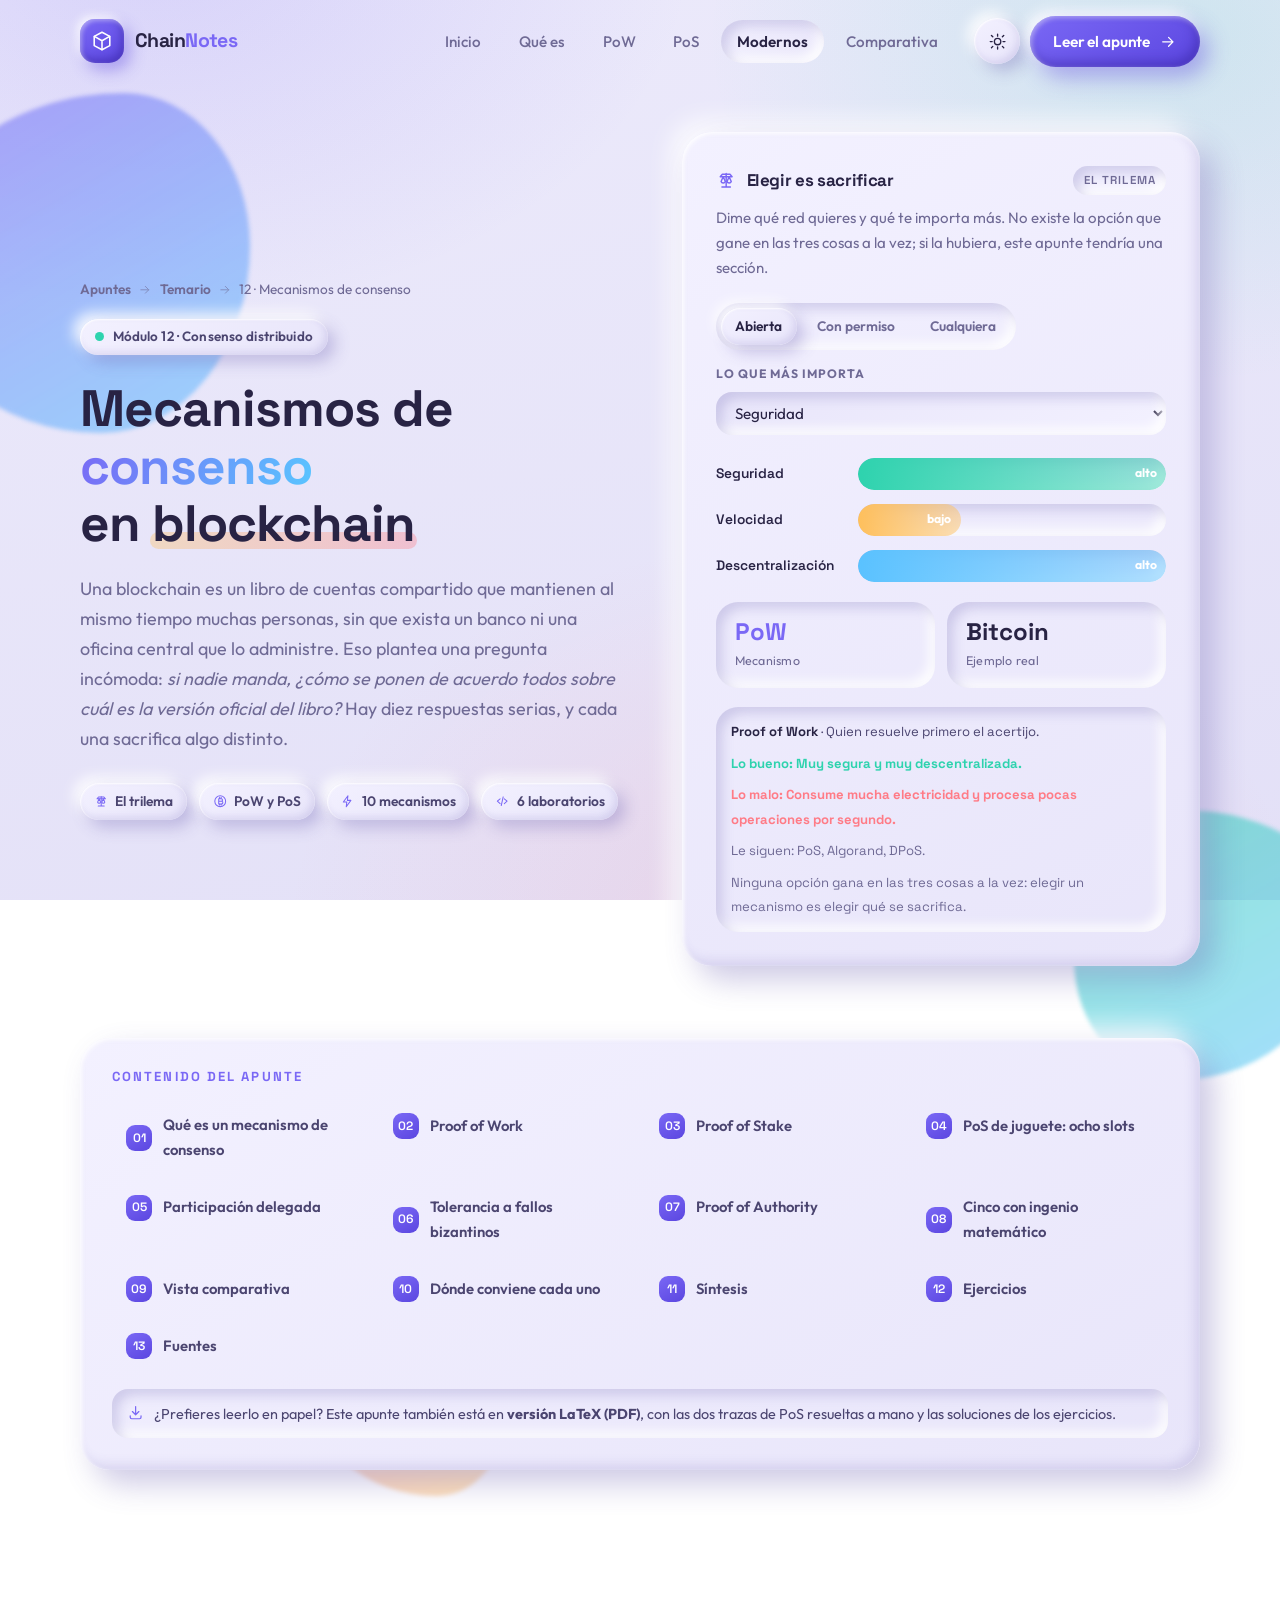
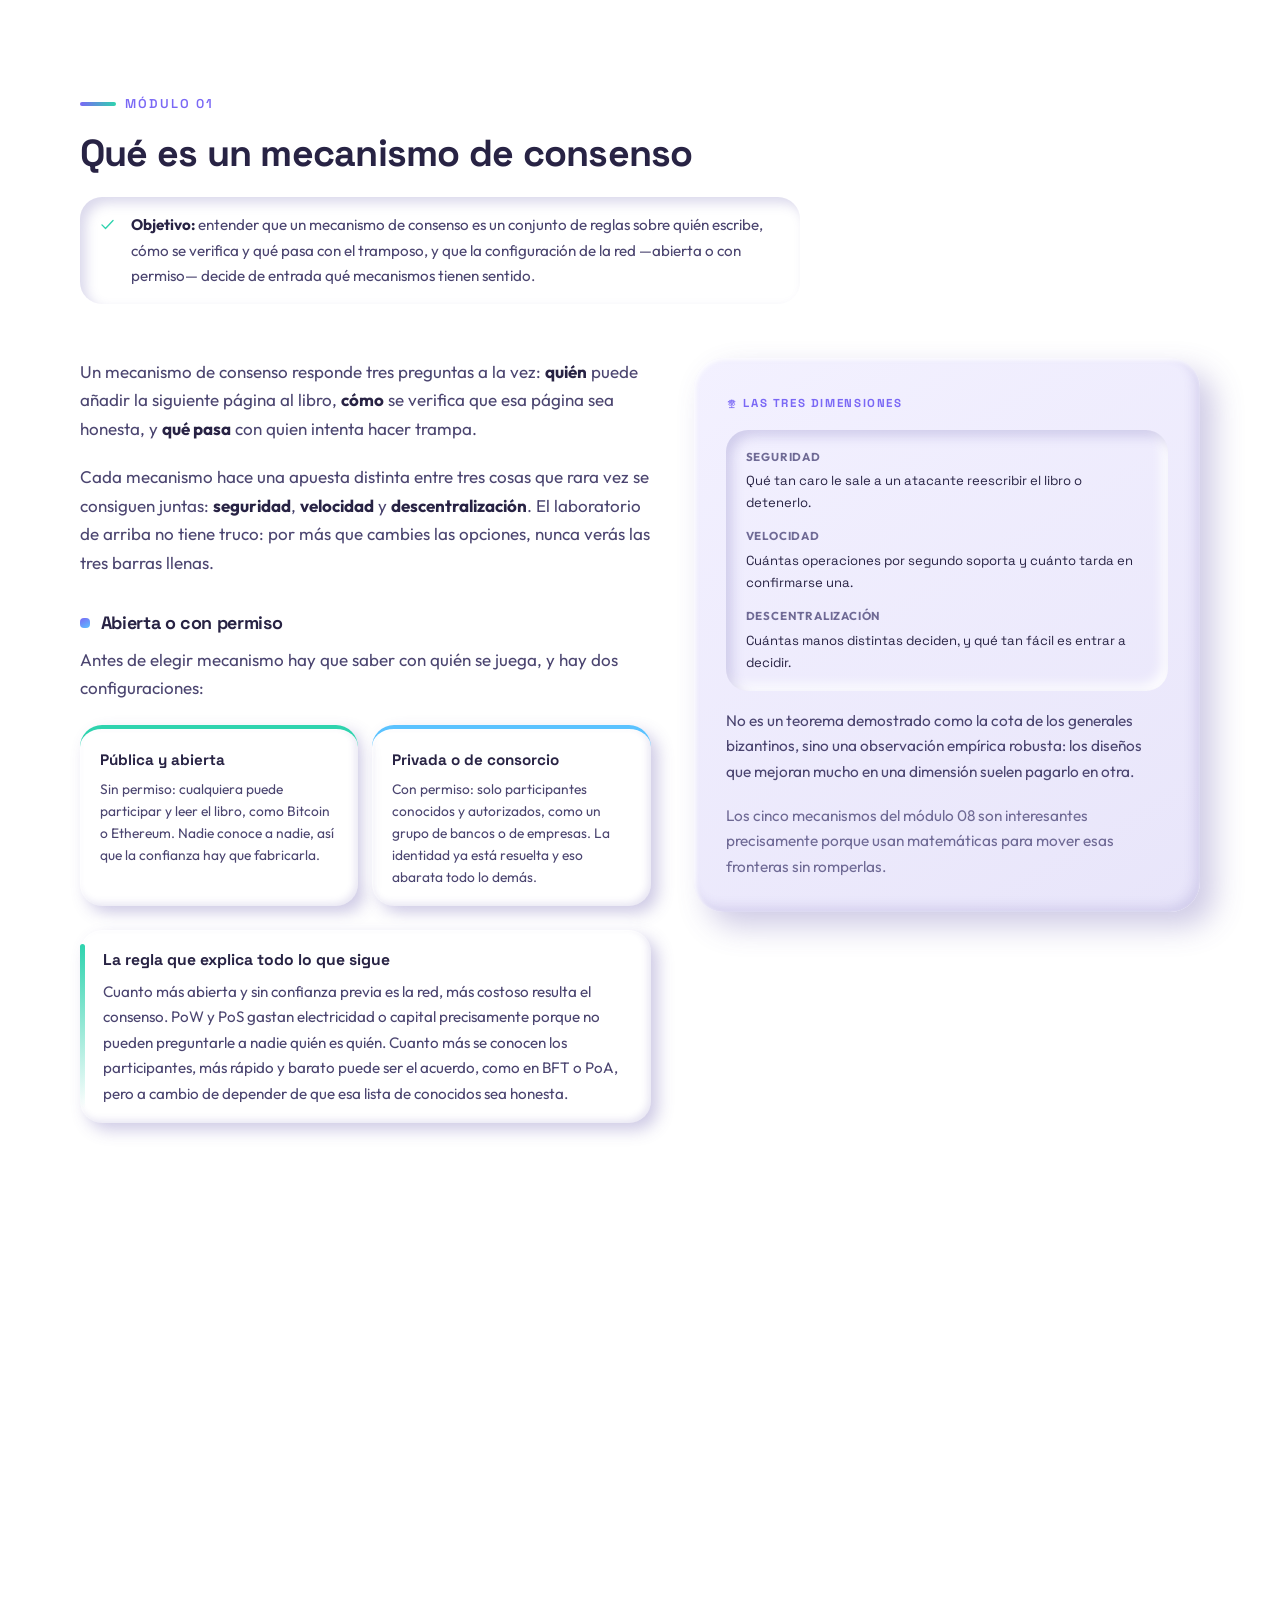
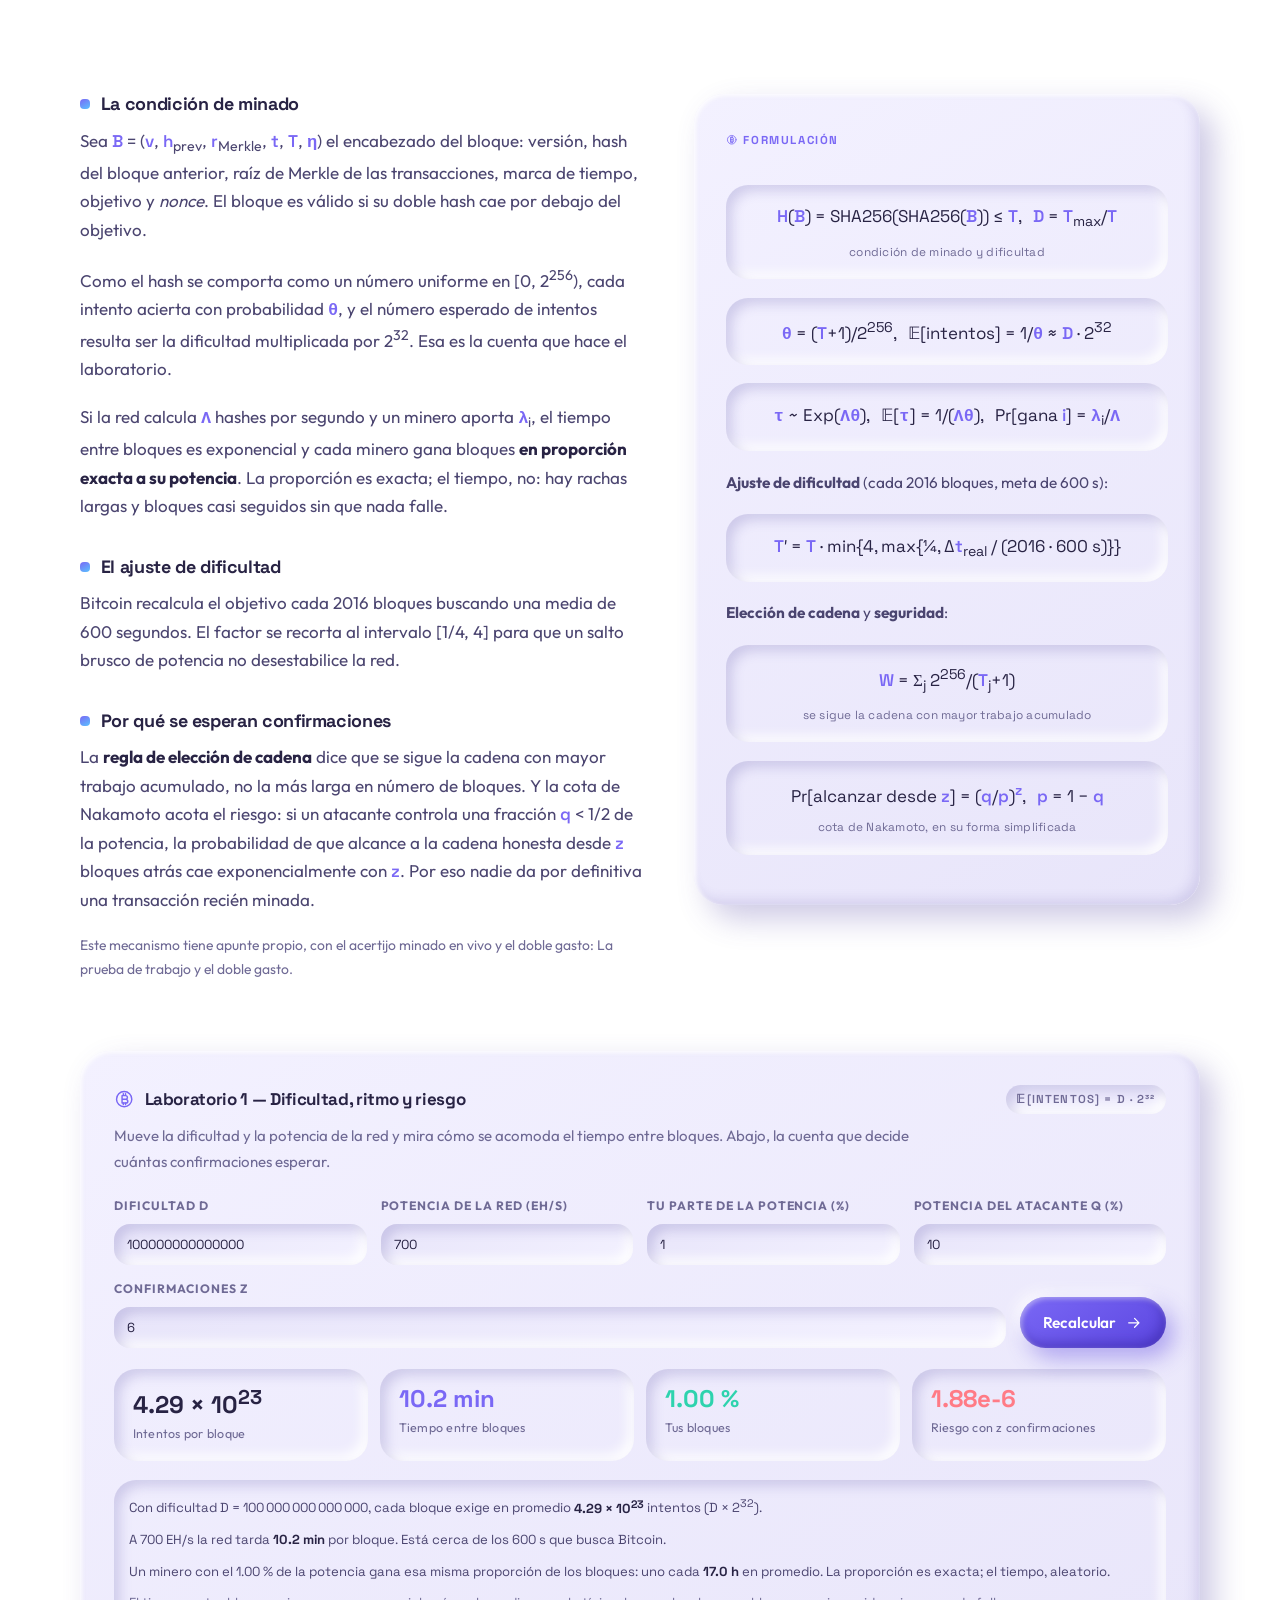
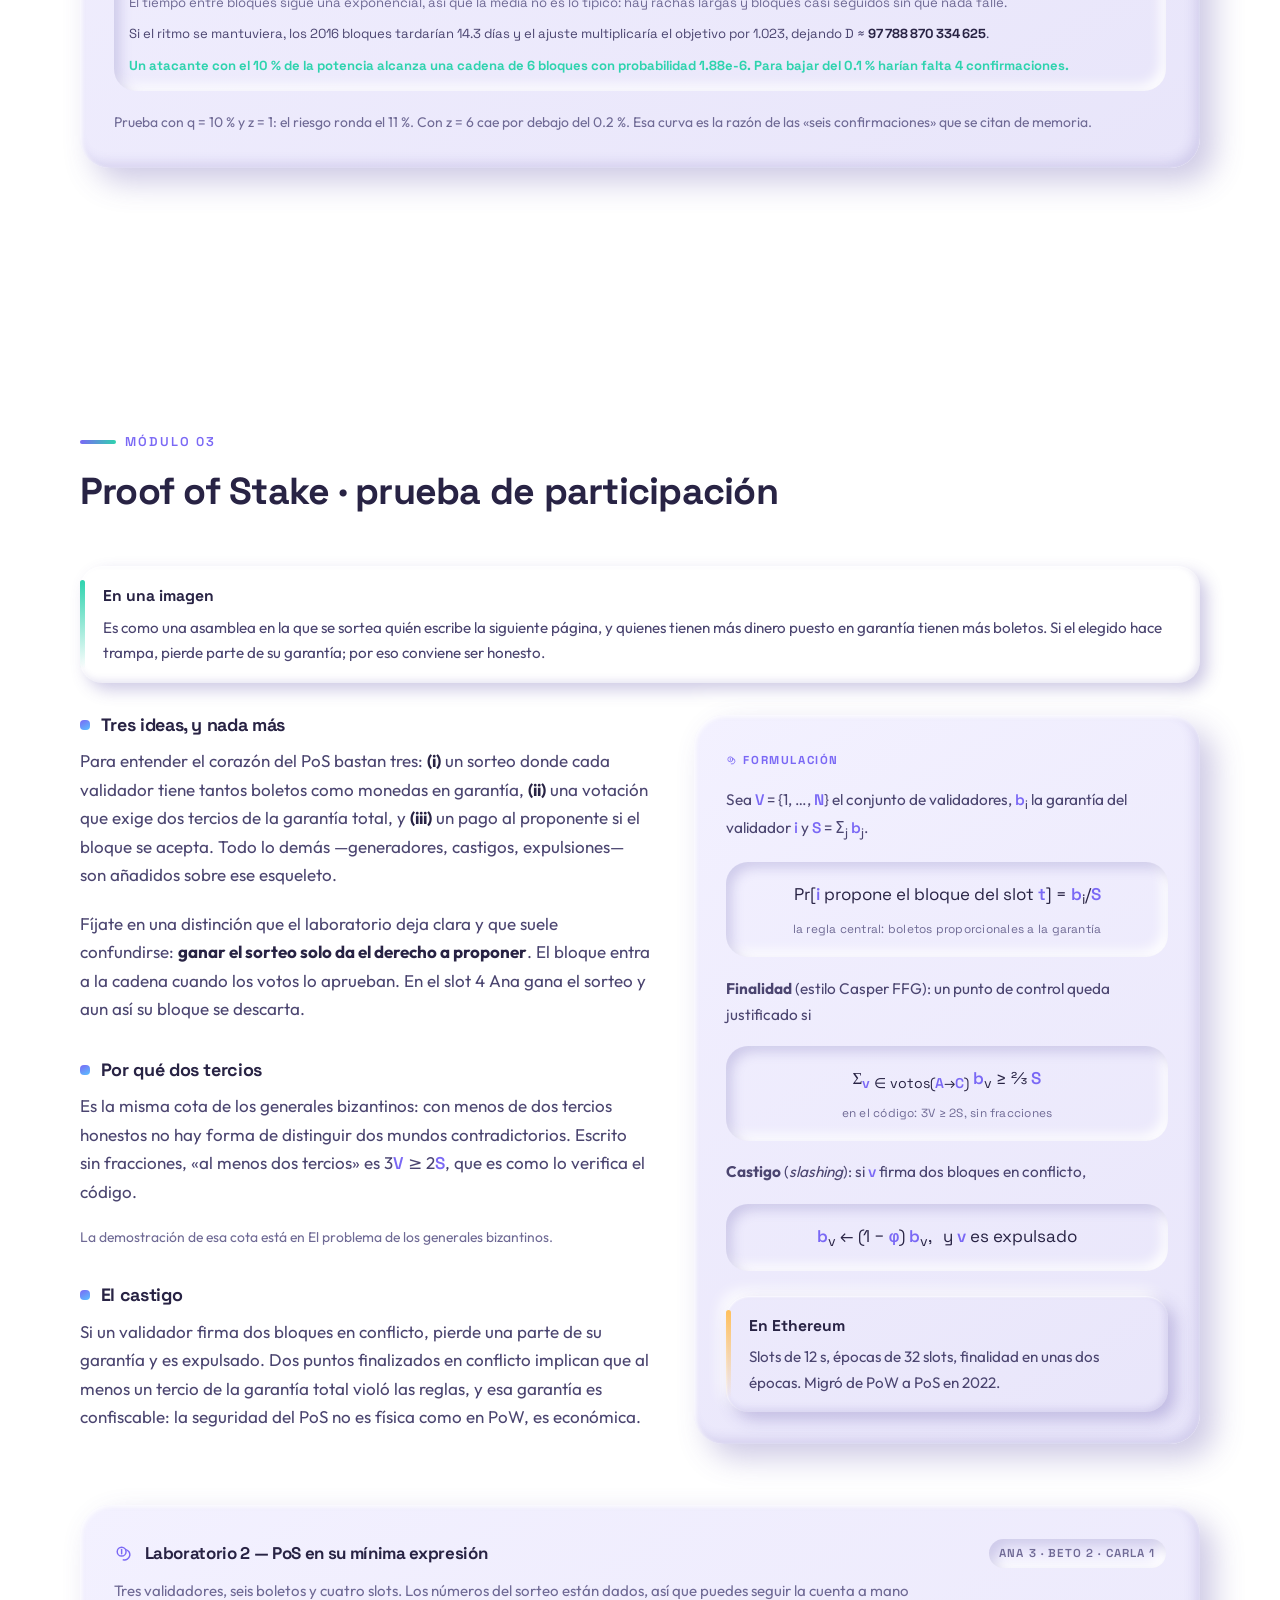
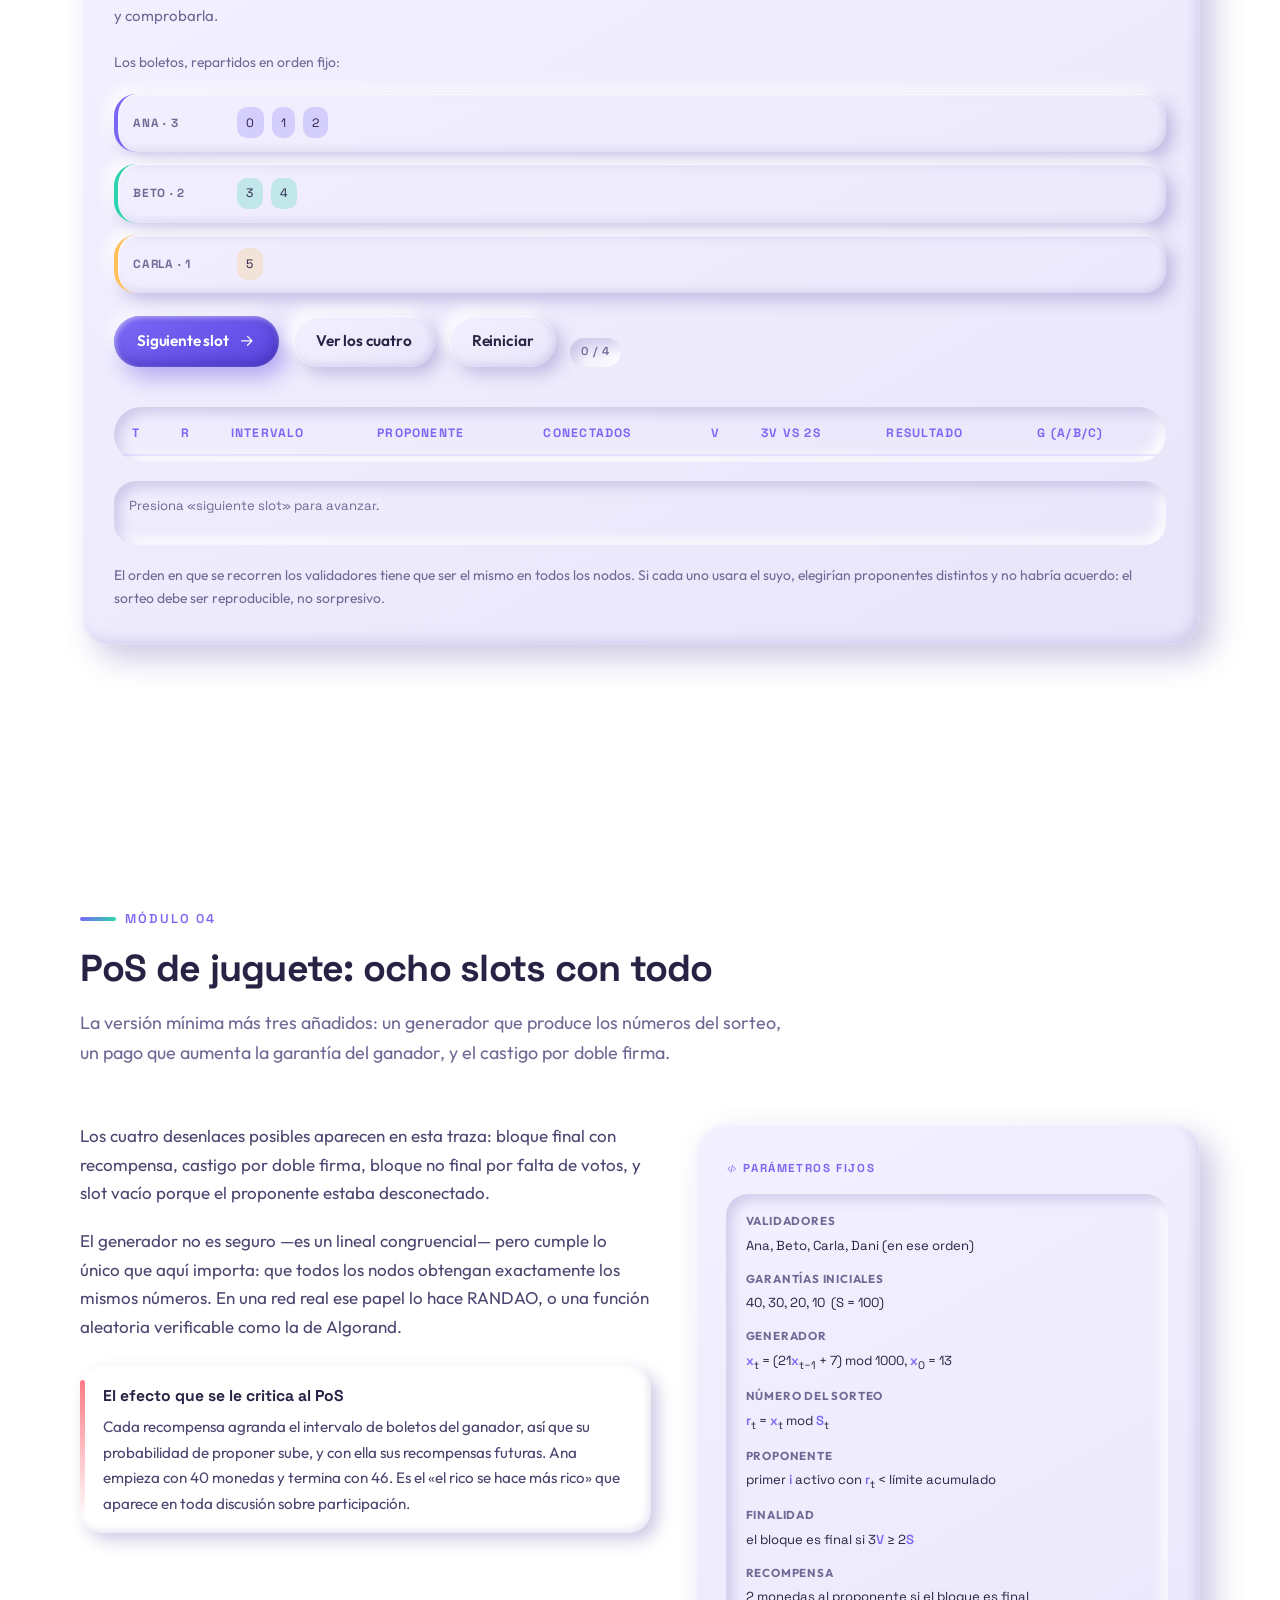
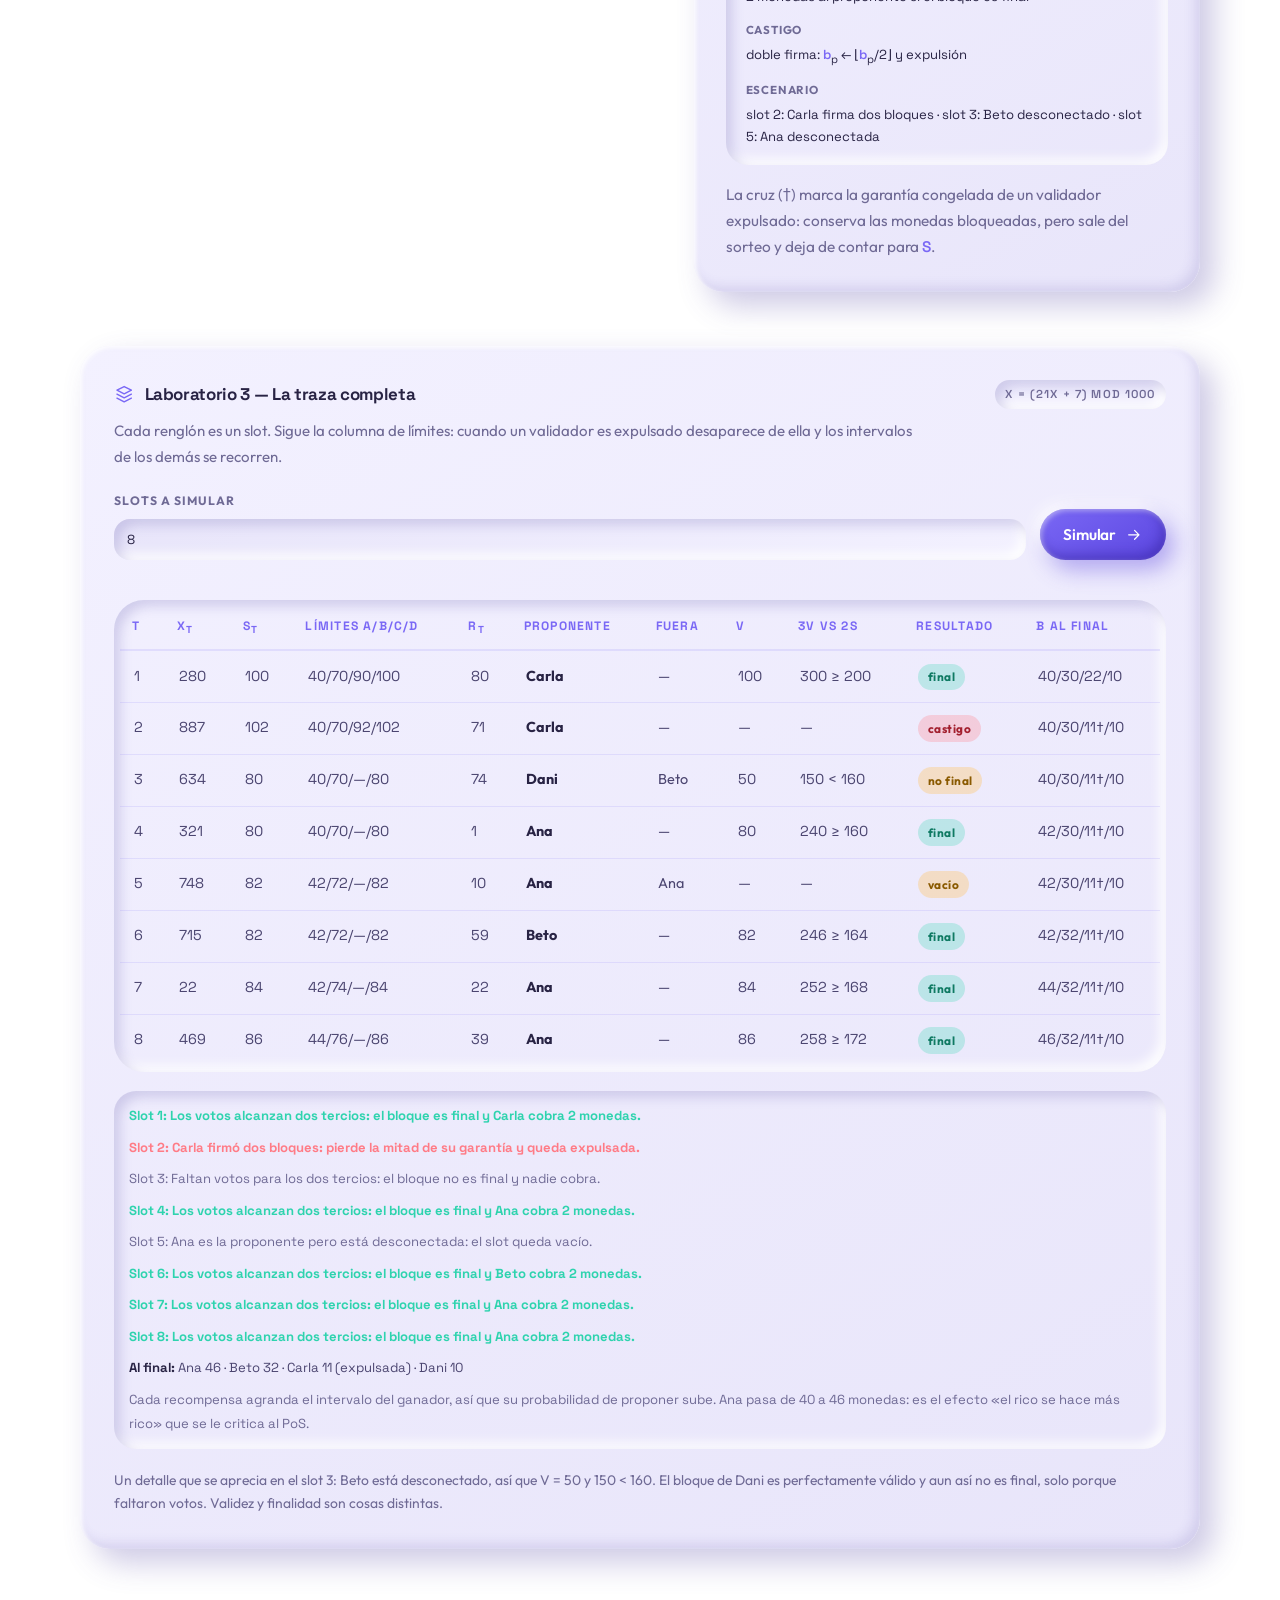
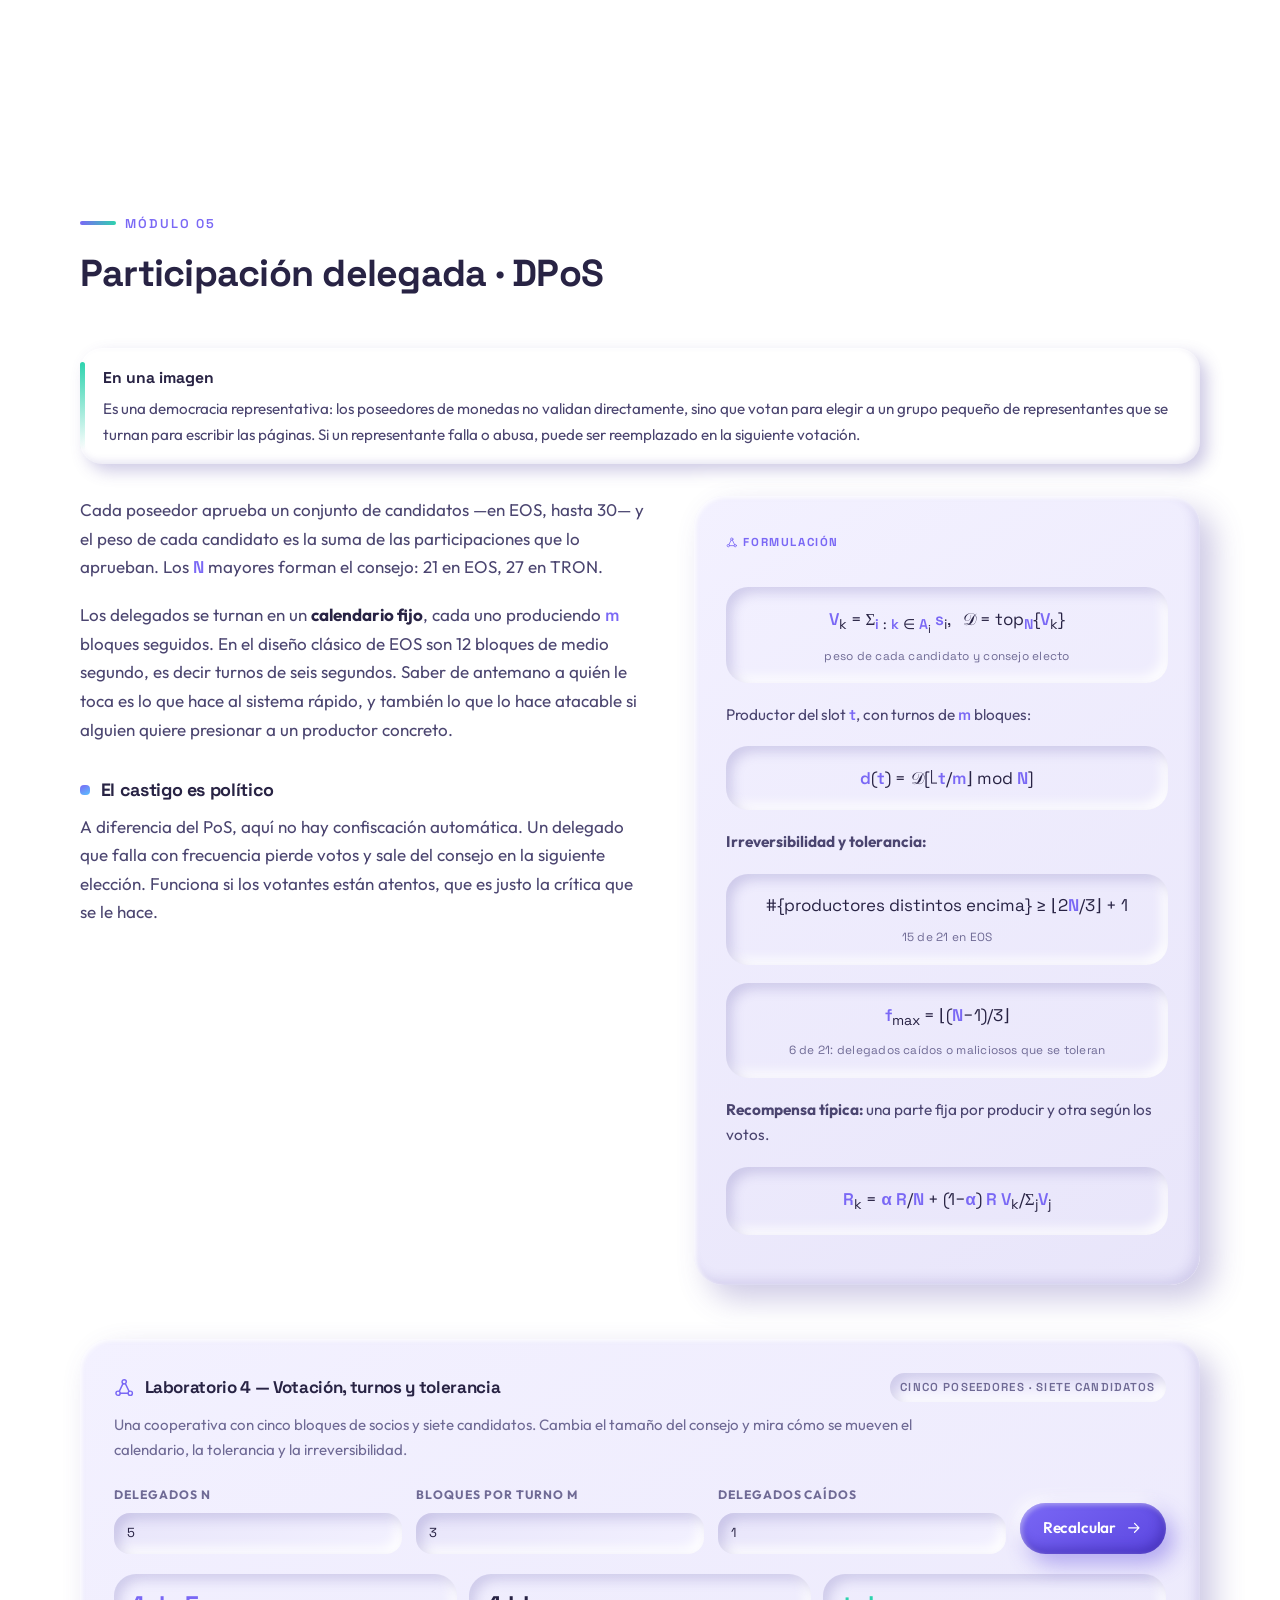
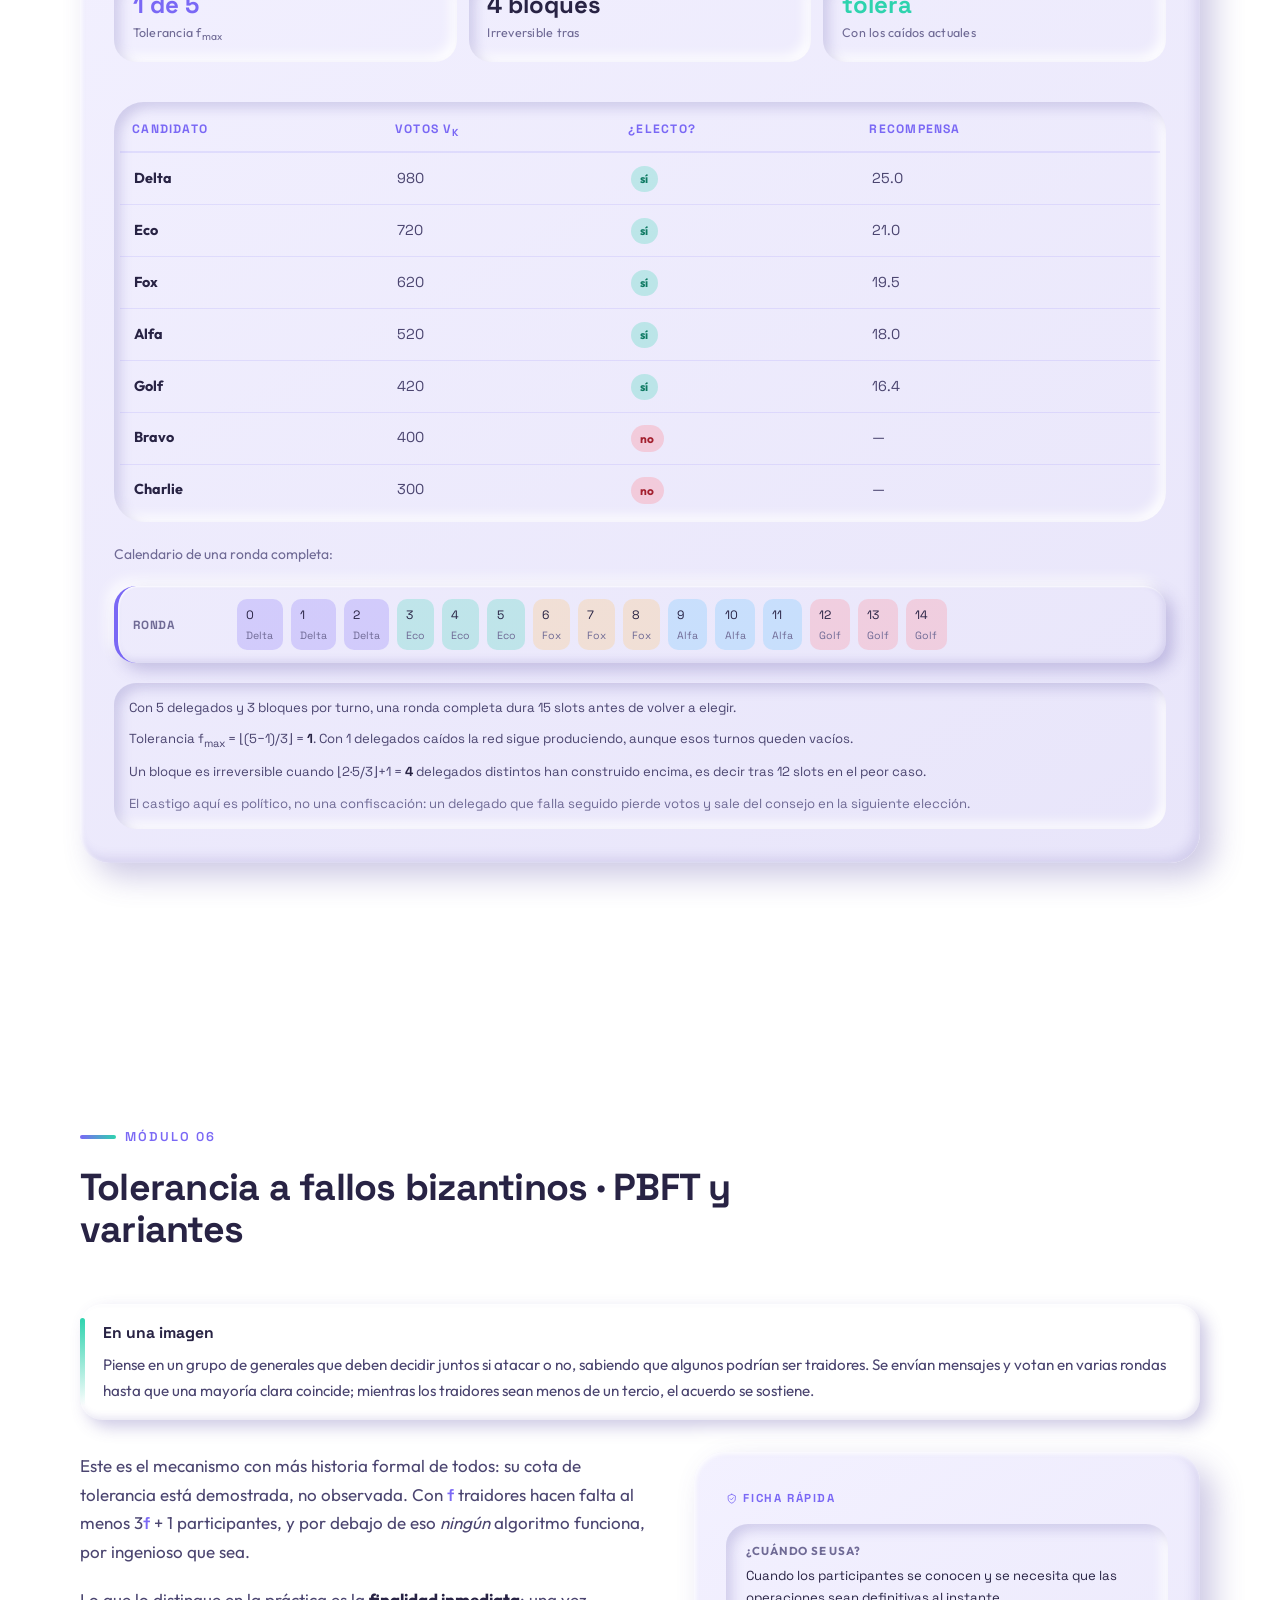
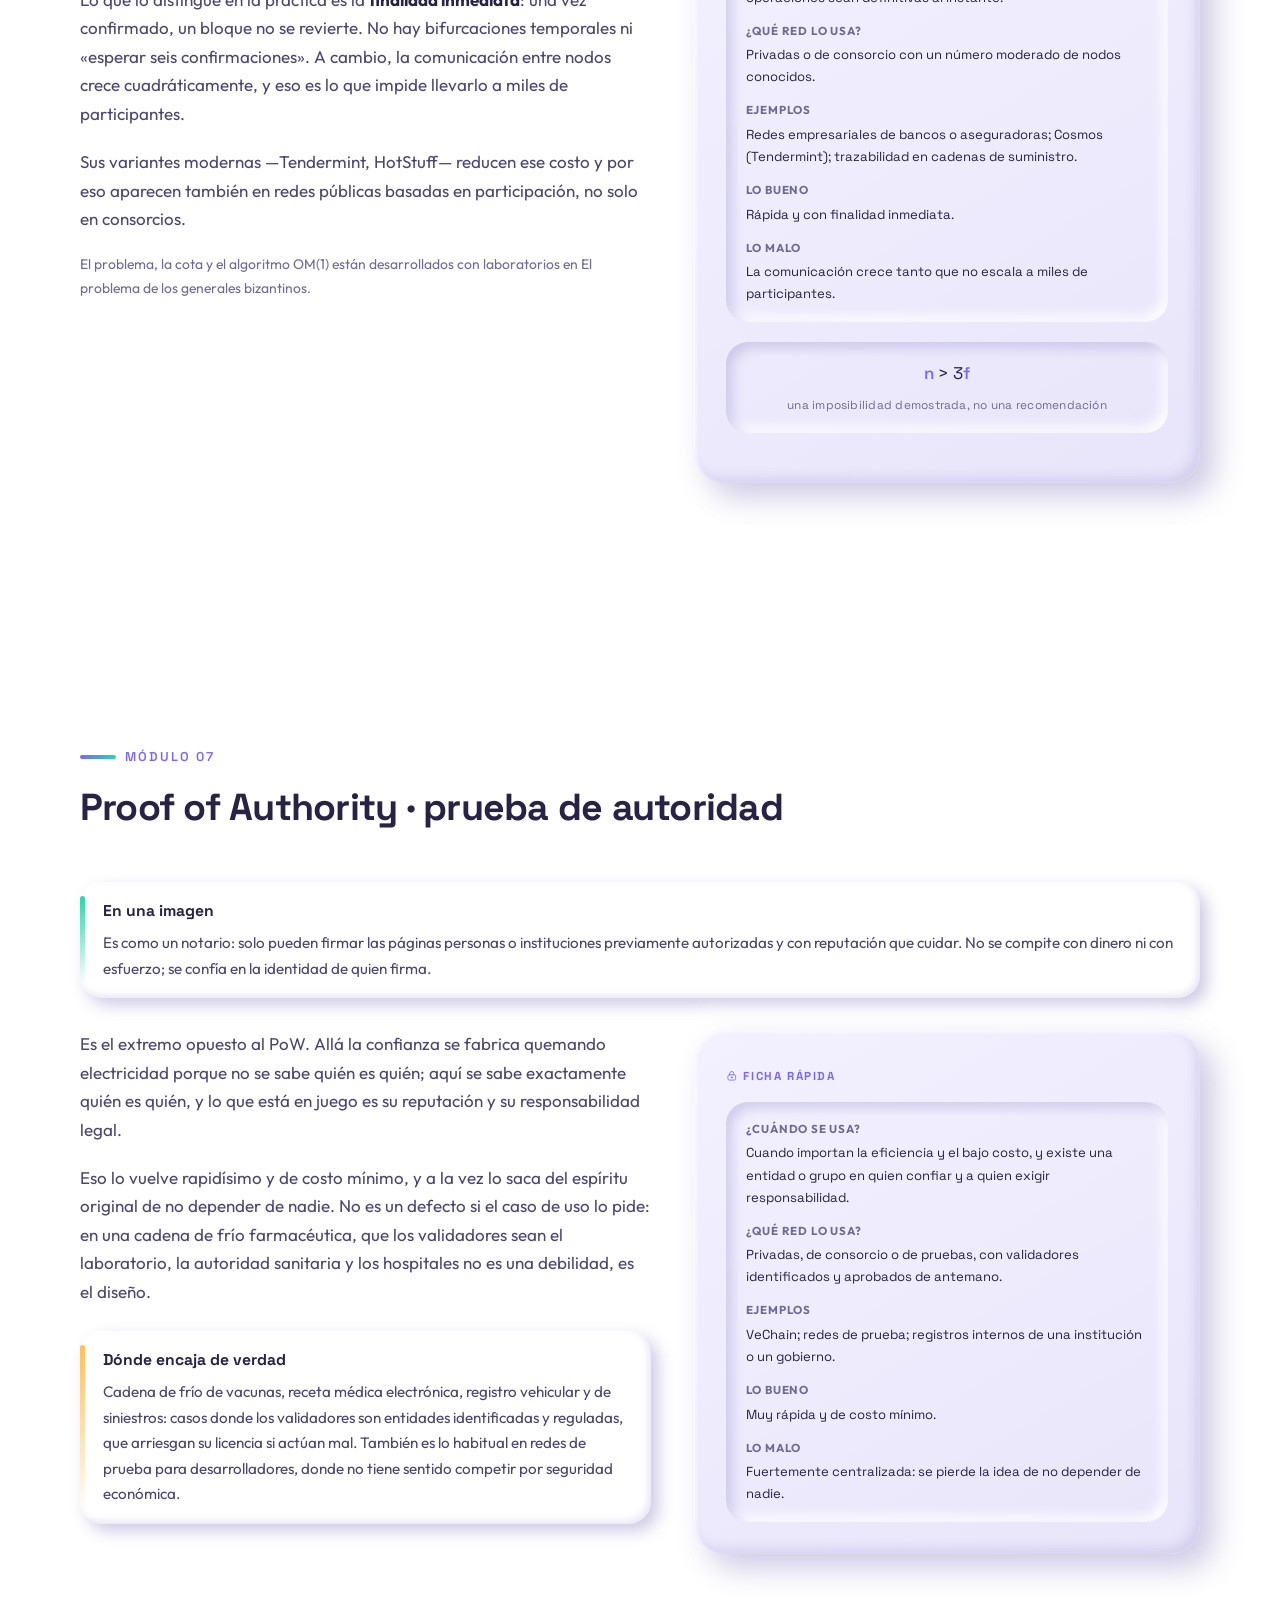
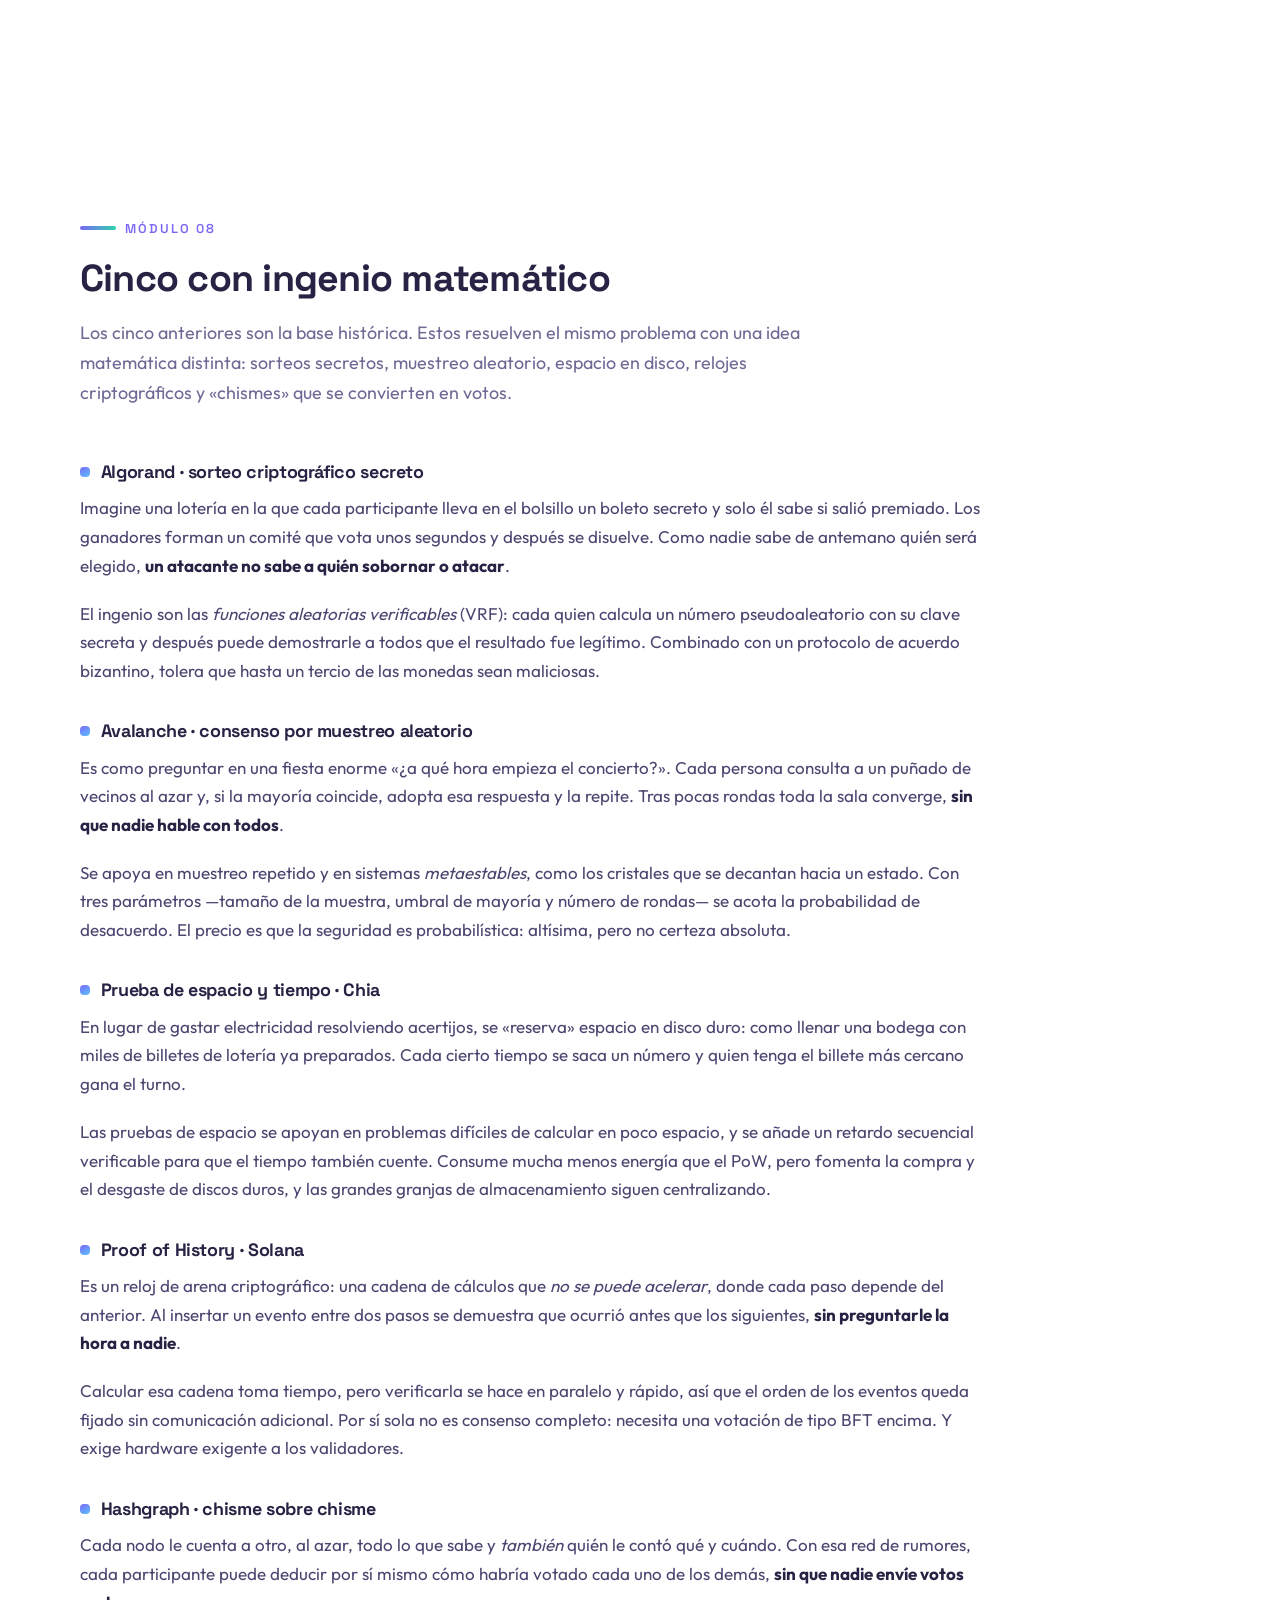
<file: temas/consenso.html>
<!DOCTYPE html>
<html lang="es">
<head>
<meta charset="UTF-8">
<meta name="viewport" content="width=device-width, initial-scale=1">
<title>Mecanismos de consenso en blockchain — ChainNotes</title>
<meta name="description" content="Apunte: los diez mecanismos de consenso. El trilema entre seguridad, velocidad y descentralización; PoW, PoS, DPoS, PBFT y PoA; y cinco diseños con ingenio matemático: Algorand, Avalanche, Chia, Proof of History y Hashgraph. Con seis laboratorios interactivos.">
<link rel="icon" href="../assets/favicon.svg" type="image/svg+xml">
<link rel="preconnect" href="https://fonts.googleapis.com">
<link rel="preconnect" href="https://fonts.gstatic.com" crossorigin>
<link href="https://fonts.googleapis.com/css2?family=Outfit:wght@300;400;500;600;700;800&family=Space+Grotesk:wght@400;500;600;700&display=swap" rel="stylesheet">
<link rel="stylesheet" href="../assets/css/styles.css">
<!-- Este apunte no añade reglas nuevas: reutiliza los componentes existentes de apuntes.css -->
<link rel="stylesheet" href="../assets/css/apuntes.css?v=7">
</head>
<body>

<!-- ============ SPRITE DE ICONOS ============ -->
<svg class="sprite" aria-hidden="true" focusable="false" xmlns="http://www.w3.org/2000/svg">
  <symbol id="i-cube" viewBox="0 0 24 24"><path d="M12 2.5 20.5 7v10L12 21.5 3.5 17V7L12 2.5Z"/><path d="M3.7 7 12 11.7 20.3 7M12 11.7V21.4"/></symbol>
  <symbol id="i-lock" viewBox="0 0 24 24"><rect x="4" y="10" width="16" height="11" rx="3"/><path d="M8 10V7a4 4 0 0 1 8 0v3"/><circle cx="12" cy="15.5" r="1.4"/></symbol>
  <symbol id="i-ring" viewBox="0 0 24 24"><path d="M15.13 5.07A7.6 7.6 0 0 1 17.62 6.88M19.55 12.83A7.6 7.6 0 0 1 18.60 15.76M13.54 19.44A7.6 7.6 0 0 1 10.46 19.44M5.40 15.76A7.6 7.6 0 0 1 4.45 12.83M6.38 6.88A7.6 7.6 0 0 1 8.87 5.07"/><circle cx="12.0" cy="4.4" r="2.3"/><circle cx="19.2" cy="9.7" r="2.3"/><circle cx="16.5" cy="18.1" r="2.3"/><circle cx="7.5" cy="18.1" r="2.3"/><circle cx="4.8" cy="9.7" r="2.3"/></symbol>
  <symbol id="i-nodes" viewBox="0 0 24 24"><circle cx="12" cy="4.5" r="2.5"/><circle cx="4.8" cy="18" r="2.5"/><circle cx="19.2" cy="18" r="2.5"/><path d="M10.6 6.7 6.2 15.8M13.4 6.7l4.4 9.1M7.3 18h9.4"/></symbol>
  <symbol id="i-bitcoin" viewBox="0 0 24 24"><circle cx="12" cy="12" r="9"/><path d="M9.5 7.8h4.1a2.2 2.2 0 0 1 0 4.4H9.5m0 0h4.6a2.2 2.2 0 0 1 0 4.4H9.5m0-8.8v8.8M11 5.6v2.2m0 8.4v2.2m2.6-12.8v2.2m0 8.4v2.2"/></symbol>
  <symbol id="i-code" viewBox="0 0 24 24"><path d="m8.5 8-4.6 4 4.6 4M15.5 8l4.6 4-4.6 4M13.6 4.8 10.4 19.2"/></symbol>
  <symbol id="i-token" viewBox="0 0 24 24"><circle cx="9" cy="9" r="5.2"/><path d="M13.9 6.6A5.2 5.2 0 1 1 11 18.7"/><path d="M9 6.6v4.8"/></symbol>
  <symbol id="i-layers" viewBox="0 0 24 24"><path d="m12 3 8.5 4.3L12 11.6 3.5 7.3 12 3Z"/><path d="m3.5 12 8.5 4.3 8.5-4.3M3.5 16.7 12 21l8.5-4.3"/></symbol>
  <symbol id="i-shield" viewBox="0 0 24 24"><path d="M12 2.8 19.5 6v6.1c0 4.2-3 7.5-7.5 9.1-4.5-1.6-7.5-4.9-7.5-9.1V6L12 2.8Z"/><path d="m8.8 12 2.3 2.4 4.1-4.6"/></symbol>
  <symbol id="i-scale" viewBox="0 0 24 24"><path d="M12 4v16M7 20h10M5 8h14l-2.5-3h-9L5 8Z"/><path d="M8.5 8 6 13.5a2.6 2.6 0 0 0 5 0L8.5 8ZM15.5 8 13 13.5a2.6 2.6 0 0 0 5 0L15.5 8Z"/></symbol>
  <symbol id="i-clock" viewBox="0 0 24 24"><circle cx="12" cy="12" r="9"/><path d="M12 7v5l3.4 2.2"/></symbol>
  <symbol id="i-bolt" viewBox="0 0 24 24"><path d="M13.2 2.8 5.5 13.4h5.8l-.9 7.8 7.7-10.6h-5.8l.9-7.8Z"/></symbol>
  <symbol id="i-arrow" viewBox="0 0 24 24"><path d="M5 12h14M13 6l6 6-6 6"/></symbol>
  <symbol id="i-check" viewBox="0 0 24 24"><path d="m5 12.5 4.5 4.5L19 7"/></symbol>
  <symbol id="i-download" viewBox="0 0 24 24"><path d="M12 3.5v11M7.5 10.5 12 15l4.5-4.5"/><path d="M4.5 16.5v2a2 2 0 0 0 2 2h11a2 2 0 0 0 2-2v-2"/></symbol>
  <symbol id="i-github" viewBox="0 0 24 24"><path d="M12 2.6a9.4 9.4 0 0 0-3 18.3c.5.1.6-.2.6-.5v-1.7c-2.6.6-3.2-1.2-3.2-1.2-.4-1.1-1-1.4-1-1.4-.9-.6.1-.6.1-.6 1 .1 1.5 1 1.5 1 .9 1.5 2.3 1.1 2.9.8.1-.6.3-1.1.6-1.3-2.1-.2-4.3-1-4.3-4.6 0-1 .4-1.9 1-2.5-.1-.3-.4-1.3.1-2.6 0 0 .8-.3 2.6 1a9 9 0 0 1 4.7 0c1.8-1.3 2.6-1 2.6-1 .5 1.3.2 2.3.1 2.6.6.6 1 1.5 1 2.5 0 3.6-2.2 4.4-4.3 4.6.3.3.6.9.6 1.8v2.7c0 .3.2.6.7.5A9.4 9.4 0 0 0 12 2.6Z"/></symbol>
  <symbol id="i-link" viewBox="0 0 24 24"><path d="M10.5 13.5a3.5 3.5 0 0 0 5 0l3-3a3.5 3.5 0 0 0-5-5l-1.5 1.5"/><path d="M13.5 10.5a3.5 3.5 0 0 0-5 0l-3 3a3.5 3.5 0 0 0 5 5L12 17"/></symbol>
  <symbol id="i-mail" viewBox="0 0 24 24"><rect x="3" y="5.5" width="18" height="13" rx="3"/><path d="m4 8 7.1 4.6a1.7 1.7 0 0 0 1.8 0L20 8"/></symbol>
  <symbol id="i-sun" viewBox="0 0 24 24"><circle cx="12" cy="12" r="4"/><path d="M12 2.8v2.4M12 18.8v2.4M4.3 4.3l1.7 1.7M18 18l1.7 1.7M2.8 12h2.4M18.8 12h2.4M4.3 19.7 6 18M18 6l1.7-1.7"/></symbol>
  <symbol id="i-moon" viewBox="0 0 24 24"><path d="M20 14.4A8.2 8.2 0 0 1 9.6 4 8.5 8.5 0 1 0 20 14.4Z"/></symbol>
</svg>

<div class="scroll-progress" aria-hidden="true"><span id="progressBar"></span></div>
<a class="skip-link" href="#que-es">Saltar al contenido</a>

<!-- ============ HEADER ============ -->
<header class="header" id="header">
  <div class="container header__inner">
    <a class="brand" href="../index.html" aria-label="ChainNotes, ir al inicio">
      <span class="brand__mark" aria-hidden="true"><svg viewBox="0 0 24 24"><use href="#i-cube"/></svg></span>
      <span class="brand__text">Chain<em>Notes</em></span>
    </a>

    <nav class="nav" id="nav" aria-label="Navegación principal">
      <ul class="nav__list">
        <li><a class="nav__link" href="../index.html">Inicio</a></li>
        <li><a class="nav__link is-active" href="#que-es">Qué es</a></li>
        <li><a class="nav__link" href="#pow">PoW</a></li>
        <li><a class="nav__link" href="#pos">PoS</a></li>
        <li><a class="nav__link" href="#modernos">Modernos</a></li>
        <li><a class="nav__link" href="#comparativa">Comparativa</a></li>
      </ul>
    </nav>

    <div class="header__actions">
      <button class="clay-btn clay-btn--icon" id="themeToggle" type="button" aria-label="Cambiar tema" title="Cambiar tema">
        <svg class="ico-sun" viewBox="0 0 24 24"><use href="#i-sun"/></svg>
        <svg class="ico-moon" viewBox="0 0 24 24"><use href="#i-moon"/></svg>
      </button>
      <a class="clay-btn clay-btn--primary header__cta" href="#que-es">
        Leer el apunte <svg viewBox="0 0 24 24"><use href="#i-arrow"/></svg>
      </a>
      <button class="burger" id="burger" type="button" aria-label="Abrir menú" aria-expanded="false" aria-controls="nav">
        <span></span><span></span><span></span>
      </button>
    </div>
  </div>
</header>

<main>

<!-- ============ CABECERA DEL TEMA ============ -->
<section class="topic-hero" id="inicio">
  <div class="blobs" aria-hidden="true">
    <span class="blob blob--1" data-parallax="0.16"></span>
    <span class="blob blob--2" data-parallax="-0.10"></span>
    <span class="blob blob--3" data-parallax="0.07"></span>
    <span class="blob blob--4" data-parallax="-0.05"></span>
  </div>

  <div class="container topic-hero__inner">
    <div>
      <nav class="crumbs anim" style="--d:0ms" aria-label="Ruta de navegación">
        <a href="../index.html">Apuntes</a>
        <svg viewBox="0 0 24 24" aria-hidden="true"><use href="#i-arrow"/></svg>
        <a href="../index.html#temas">Temario</a>
        <svg viewBox="0 0 24 24" aria-hidden="true"><use href="#i-arrow"/></svg>
        <span>12 · Mecanismos de consenso</span>
      </nav>

      <span class="badge anim" style="--d:60ms">
        <span class="badge__dot"></span> Módulo 12 · Consenso distribuido
      </span>

      <h1 class="topic-hero__title anim" style="--d:120ms">
        Mecanismos de <span class="grad">consenso</span><br>
        en <span class="underlined">blockchain</span>
      </h1>

      <p class="topic-hero__lead anim" style="--d:200ms">
        Una blockchain es un libro de cuentas compartido que mantienen al mismo tiempo
        muchas personas, sin que exista un banco ni una oficina central que lo administre.
        Eso plantea una pregunta incómoda: <em>si nadie manda, ¿cómo se ponen de acuerdo
        todos sobre cuál es la versión oficial del libro?</em> Hay diez respuestas serias,
        y cada una sacrifica algo distinto.
      </p>

      <ul class="topic-hero__meta anim" style="--d:280ms">
        <li><svg viewBox="0 0 24 24"><use href="#i-scale"/></svg> El trilema</li>
        <li><svg viewBox="0 0 24 24"><use href="#i-bitcoin"/></svg> PoW y PoS</li>
        <li><svg viewBox="0 0 24 24"><use href="#i-bolt"/></svg> 10 mecanismos</li>
        <li><svg viewBox="0 0 24 24"><use href="#i-code"/></svg> 6 laboratorios</li>
      </ul>
    </div>

    <!-- LAB 0: el trilema -->
    <div class="clay-card lab anim anim--scale" style="--d:240ms;margin-top:0">
      <div class="lab__head">
        <h2 class="lab__title"><svg viewBox="0 0 24 24"><use href="#i-scale"/></svg> Elegir es sacrificar</h2>
        <span class="lab__tag">el trilema</span>
      </div>
      <p class="lab__intro">
        Dime qué red quieres y qué te importa más. No existe la opción que gane en las tres
        cosas a la vez; si la hubiera, este apunte tendría una sección.
      </p>

      <div class="controls">
        <div class="field field--auto">
          <div class="seg" id="trRed" role="group" aria-label="Tipo de red">
            <button type="button" data-red="abierta" aria-pressed="true">Abierta</button>
            <button type="button" data-red="cerrada" aria-pressed="false">Con permiso</button>
            <button type="button" data-red="cualquiera" aria-pressed="false">Cualquiera</button>
          </div>
        </div>
        <div class="field">
          <label class="field__label" for="trPri">Lo que más importa</label>
          <select id="trPri">
            <option value="seg">Seguridad</option>
            <option value="vel">Velocidad</option>
            <option value="desc">Descentralización</option>
          </select>
        </div>
      </div>

      <div class="decay" id="trBars"></div>

      <div class="readout">
        <div class="metric">
          <span class="metric__num metric__num--violet" id="trPick">—</span>
          <span class="metric__label">Mecanismo</span>
        </div>
        <div class="metric">
          <span class="metric__num" id="trEj">—</span>
          <span class="metric__label">Ejemplo real</span>
        </div>
      </div>
      <div class="log" id="trLog" aria-live="polite"></div>
    </div>
  </div>

  <div class="container">
    <nav class="clay-card toc reveal" aria-label="Contenido del apunte">
      <h2>Contenido del apunte</h2>
      <ul class="toc__list">
        <li><a href="#que-es"><span class="toc__n">01</span> Qué es un mecanismo de consenso</a></li>
        <li><a href="#pow"><span class="toc__n">02</span> Proof of Work</a></li>
        <li><a href="#pos"><span class="toc__n">03</span> Proof of Stake</a></li>
        <li><a href="#pos-juguete"><span class="toc__n">04</span> PoS de juguete: ocho slots</a></li>
        <li><a href="#dpos"><span class="toc__n">05</span> Participación delegada</a></li>
        <li><a href="#bft"><span class="toc__n">06</span> Tolerancia a fallos bizantinos</a></li>
        <li><a href="#poa"><span class="toc__n">07</span> Proof of Authority</a></li>
        <li><a href="#modernos"><span class="toc__n">08</span> Cinco con ingenio matemático</a></li>
        <li><a href="#comparativa"><span class="toc__n">09</span> Vista comparativa</a></li>
        <li><a href="#aplicaciones"><span class="toc__n">10</span> Dónde conviene cada uno</a></li>
        <li><a href="#sintesis"><span class="toc__n">11</span> Síntesis</a></li>
        <li><a href="#ejercicios"><span class="toc__n">12</span> Ejercicios</a></li>
        <li><a href="#fuentes"><span class="toc__n">13</span> Fuentes</a></li>
      </ul>
      <p class="toc__pdf">
        <svg viewBox="0 0 24 24" aria-hidden="true"><use href="#i-download"/></svg>
        <span>¿Prefieres leerlo en papel? Este apunte también está en
        <a href="../latex/consenso.pdf" target="_blank" rel="noopener">versión LaTeX (PDF)</a>,
        con las dos trazas de PoS resueltas a mano y las soluciones de los ejercicios.</span>
      </p>
    </nav>
  </div>
</section>


<!-- ============ 01 · QUÉ ES ============ -->
<section class="section note" id="que-es">
  <div class="container">
    <header class="note__head reveal">
      <span class="eyebrow"><span class="eyebrow__line"></span> Módulo 01</span>
      <h2 class="section__title">Qué es un mecanismo de consenso</h2>
      <div class="goal">
        <svg viewBox="0 0 24 24" aria-hidden="true"><use href="#i-check"/></svg>
        <p style="margin:0"><strong>Objetivo:</strong> entender que un mecanismo de consenso
        es un conjunto de reglas sobre quién escribe, cómo se verifica y qué pasa con el
        tramposo, y que la configuración de la red —abierta o con permiso— decide de entrada
        qué mecanismos tienen sentido.</p>
      </div>
    </header>

    <div class="note__grid">
      <div class="note__body reveal">
        <p>
          Un mecanismo de consenso responde tres preguntas a la vez: <strong>quién</strong>
          puede añadir la siguiente página al libro, <strong>cómo</strong> se verifica que esa
          página sea honesta, y <strong>qué pasa</strong> con quien intenta hacer trampa.
        </p>
        <p>
          Cada mecanismo hace una apuesta distinta entre tres cosas que rara vez se consiguen
          juntas: <strong>seguridad</strong>, <strong>velocidad</strong> y
          <strong>descentralización</strong>. El laboratorio de arriba no tiene truco: por más
          que cambies las opciones, nunca verás las tres barras llenas.
        </p>
        <h3>Abierta o con permiso</h3>
        <p>
          Antes de elegir mecanismo hay que saber con quién se juega, y hay dos configuraciones:
        </p>
        <div class="quad">
          <div class="quad__cell" style="--accent:var(--mint)">
            <h4>Pública y abierta</h4>
            <p>Sin permiso: cualquiera puede participar y leer el libro, como Bitcoin o
            Ethereum. Nadie conoce a nadie, así que la confianza hay que fabricarla.</p>
          </div>
          <div class="quad__cell" style="--accent:var(--sky)">
            <h4>Privada o de consorcio</h4>
            <p>Con permiso: solo participantes conocidos y autorizados, como un grupo de bancos
            o de empresas. La identidad ya está resuelta y eso abarata todo lo demás.</p>
          </div>
        </div>
        <div class="callout callout--key">
          <span class="callout__title">La regla que explica todo lo que sigue</span>
          Cuanto más abierta y sin confianza previa es la red, más costoso resulta el consenso.
          PoW y PoS gastan electricidad o capital precisamente porque no pueden preguntarle a
          nadie quién es quién. Cuanto más se conocen los participantes, más rápido y barato
          puede ser el acuerdo, como en BFT o PoA, pero a cambio de depender de que esa lista
          de conocidos sea honesta.
        </div>
      </div>

      <aside class="clay-card formal reveal" style="--d:80ms">
        <span class="formal__tag"><svg viewBox="0 0 24 24" style="width:1em;height:1em"><use href="#i-scale"/></svg> Las tres dimensiones</span>
        <dl class="params" style="margin:0;grid-template-columns:1fr">
          <div>
            <dt>Seguridad</dt>
            <dd>Qué tan caro le sale a un atacante reescribir el libro o detenerlo.</dd>
          </div>
          <div>
            <dt>Velocidad</dt>
            <dd>Cuántas operaciones por segundo soporta y cuánto tarda en confirmarse una.</dd>
          </div>
          <div>
            <dt>Descentralización</dt>
            <dd>Cuántas manos distintas deciden, y qué tan fácil es entrar a decidir.</dd>
          </div>
        </dl>
        <p style="margin-top:1.1em">
          No es un teorema demostrado como la cota de los generales bizantinos, sino una
          observación empírica robusta: los diseños que mejoran mucho en una dimensión suelen
          pagarlo en otra.
        </p>
        <p class="lab__note" style="margin-top:1.1rem">
          Los cinco mecanismos del módulo 08 son interesantes precisamente porque usan
          matemáticas para mover esas fronteras sin romperlas.
        </p>
      </aside>
    </div>
  </div>
</section>


<!-- ============ 02 · POW ============ -->
<section class="section note" id="pow">
  <div class="container">
    <header class="note__head reveal">
      <span class="eyebrow"><span class="eyebrow__line"></span> Módulo 02</span>
      <h2 class="section__title">Proof of Work · prueba de trabajo</h2>
    </header>

    <div class="callout callout--key reveal">
      <span class="callout__title">En una imagen</span>
      Imagine un concurso en el que miles de personas intentan resolver un acertijo que solo se
      resuelve a fuerza de probar y probar. Quien lo resuelve primero gana el derecho a escribir
      la siguiente página, y su esfuerzo es la prueba de que no está haciendo trampa.
    </div>

    <div class="note__grid" style="margin-top:clamp(22px,2.8vw,32px)">
      <div class="note__body reveal">
        <h3 style="margin-top:0">La condición de minado</h3>
        <p>
          Sea <var>B</var> = (<var>v</var>, <var>h</var><sub>prev</sub>,
          <var>r</var><sub>Merkle</sub>, <var>t</var>, <var>T</var>, <var>η</var>) el encabezado
          del bloque: versión, hash del bloque anterior, raíz de Merkle de las transacciones,
          marca de tiempo, objetivo y <em>nonce</em>. El bloque es válido si su doble hash cae
          por debajo del objetivo.
        </p>
        <p>
          Como el hash se comporta como un número uniforme en [0, 2<sup>256</sup>), cada intento
          acierta con probabilidad <var>θ</var>, y el número esperado de intentos resulta ser la
          dificultad multiplicada por 2<sup>32</sup>. Esa es la cuenta que hace el laboratorio.
        </p>
        <p>
          Si la red calcula <var>Λ</var> hashes por segundo y un minero aporta
          <var>λ</var><sub>i</sub>, el tiempo entre bloques es exponencial y cada minero gana
          bloques <strong>en proporción exacta a su potencia</strong>. La proporción es exacta;
          el tiempo, no: hay rachas largas y bloques casi seguidos sin que nada falle.
        </p>
        <h3>El ajuste de dificultad</h3>
        <p>
          Bitcoin recalcula el objetivo cada 2016 bloques buscando una media de 600 segundos.
          El factor se recorta al intervalo [1/4, 4] para que un salto brusco de potencia no
          desestabilice la red.
        </p>
        <h3>Por qué se esperan confirmaciones</h3>
        <p>
          La <strong>regla de elección de cadena</strong> dice que se sigue la cadena con mayor
          trabajo acumulado, no la más larga en número de bloques. Y la cota de Nakamoto acota el
          riesgo: si un atacante controla una fracción <var>q</var> &lt; 1/2 de la potencia, la
          probabilidad de que alcance a la cadena honesta desde <var>z</var> bloques atrás cae
          exponencialmente con <var>z</var>. Por eso nadie da por definitiva una transacción
          recién minada.
        </p>
        <p class="lab__note">
          Este mecanismo tiene apunte propio, con el acertijo minado en vivo y el doble gasto:
          <a href="prueba-de-trabajo.html">La prueba de trabajo y el doble gasto</a>.
        </p>
      </div>

      <aside class="clay-card formal reveal" style="--d:80ms">
        <span class="formal__tag"><svg viewBox="0 0 24 24" style="width:1em;height:1em"><use href="#i-bitcoin"/></svg> Formulación</span>
        <span class="eq">
          <var>H</var>(<var>B</var>) = SHA256(SHA256(<var>B</var>)) ≤ <var>T</var>,
          &nbsp; <var>D</var> = <var>T</var><sub>max</sub>/<var>T</var>
          <small>condición de minado y dificultad</small>
        </span>
        <span class="eq">
          <var>θ</var> = (<var>T</var>+1)/2<sup>256</sup>,
          &nbsp; 𝔼[intentos] = 1/<var>θ</var> ≈ <var>D</var> · 2<sup>32</sup>
        </span>
        <span class="eq">
          <var>τ</var> ~ Exp(<var>Λθ</var>),
          &nbsp; 𝔼[<var>τ</var>] = 1/(<var>Λθ</var>),
          &nbsp; Pr[gana <var>i</var>] = <var>λ</var><sub>i</sub>/<var>Λ</var>
        </span>
        <p><strong>Ajuste de dificultad</strong> (cada 2016 bloques, meta de 600 s):</p>
        <span class="eq">
          <var>T</var>′ = <var>T</var> · min{4, max{¼, Δ<var>t</var><sub>real</sub> / (2016 · 600 s)}}
        </span>
        <p><strong>Elección de cadena</strong> y <strong>seguridad</strong>:</p>
        <span class="eq">
          <var>W</var> = Σ<sub>j</sub> 2<sup>256</sup>/(<var>T</var><sub>j</sub>+1)
          <small>se sigue la cadena con mayor trabajo acumulado</small>
        </span>
        <span class="eq">
          Pr[alcanzar desde <var>z</var>] = (<var>q</var>/<var>p</var>)<sup><var>z</var></sup>,
          &nbsp; <var>p</var> = 1 − <var>q</var>
          <small>cota de Nakamoto, en su forma simplificada</small>
        </span>
      </aside>
    </div>

    <!-- LAB 1 -->
    <div class="clay-card lab reveal">
      <div class="lab__head">
        <h2 class="lab__title"><svg viewBox="0 0 24 24"><use href="#i-bitcoin"/></svg> Laboratorio 1 — Dificultad, ritmo y riesgo</h2>
        <span class="lab__tag">𝔼[intentos] = D · 2³²</span>
      </div>
      <p class="lab__intro">
        Mueve la dificultad y la potencia de la red y mira cómo se acomoda el tiempo entre
        bloques. Abajo, la cuenta que decide cuántas confirmaciones esperar.
      </p>

      <div class="controls">
        <div class="field">
          <label class="field__label" for="pwD">Dificultad D</label>
          <input type="number" id="pwD" class="mono" value="100000000000000" min="1" step="1000000000000">
        </div>
        <div class="field">
          <label class="field__label" for="pwHash">Potencia de la red (EH/s)</label>
          <input type="number" id="pwHash" class="mono" value="700" min="1" step="50">
        </div>
        <div class="field">
          <label class="field__label" for="pwShare">Tu parte de la potencia (%)</label>
          <input type="number" id="pwShare" class="mono" value="1" min="0" max="99" step="0.5">
        </div>
        <div class="field">
          <label class="field__label" for="pwQ">Potencia del atacante q (%)</label>
          <input type="number" id="pwQ" class="mono" value="10" min="1" max="49" step="1">
        </div>
        <div class="field">
          <label class="field__label" for="pwZ">Confirmaciones z</label>
          <input type="number" id="pwZ" class="mono" value="6" min="0" max="60" step="1">
        </div>
        <div class="field field--auto">
          <button class="clay-btn clay-btn--primary" id="pwRun" type="button">
            Recalcular <svg viewBox="0 0 24 24"><use href="#i-arrow"/></svg>
          </button>
        </div>
      </div>

      <div class="readout">
        <div class="metric"><span class="metric__num" id="pwTries">—</span><span class="metric__label">Intentos por bloque</span></div>
        <div class="metric"><span class="metric__num metric__num--violet" id="pwTime">—</span><span class="metric__label">Tiempo entre bloques</span></div>
        <div class="metric"><span class="metric__num metric__num--mint" id="pwShareOut">—</span><span class="metric__label">Tus bloques</span></div>
        <div class="metric"><span class="metric__num metric__num--coral" id="pwRisk">—</span><span class="metric__label">Riesgo con z confirmaciones</span></div>
      </div>
      <div class="log" id="pwLog" aria-live="polite"></div>
      <p class="lab__note">
        Prueba con q = 10 % y z = 1: el riesgo ronda el 11 %. Con z = 6 cae por debajo del
        0.2 %. Esa curva es la razón de las «seis confirmaciones» que se citan de memoria.
      </p>
    </div>
  </div>
</section>


<!-- ============ 03 · POS ============ -->
<section class="section note" id="pos">
  <div class="container">
    <header class="note__head reveal">
      <span class="eyebrow"><span class="eyebrow__line"></span> Módulo 03</span>
      <h2 class="section__title">Proof of Stake · prueba de participación</h2>
    </header>

    <div class="callout callout--key reveal">
      <span class="callout__title">En una imagen</span>
      Es como una asamblea en la que se sortea quién escribe la siguiente página, y quienes
      tienen más dinero puesto en garantía tienen más boletos. Si el elegido hace trampa, pierde
      parte de su garantía; por eso conviene ser honesto.
    </div>

    <div class="note__grid" style="margin-top:clamp(22px,2.8vw,32px)">
      <div class="note__body reveal">
        <h3 style="margin-top:0">Tres ideas, y nada más</h3>
        <p>
          Para entender el corazón del PoS bastan tres: <strong>(i)</strong> un sorteo donde cada
          validador tiene tantos boletos como monedas en garantía, <strong>(ii)</strong> una
          votación que exige dos tercios de la garantía total, y <strong>(iii)</strong> un pago
          al proponente si el bloque se acepta. Todo lo demás —generadores, castigos,
          expulsiones— son añadidos sobre ese esqueleto.
        </p>
        <p>
          Fíjate en una distinción que el laboratorio deja clara y que suele confundirse:
          <strong>ganar el sorteo solo da el derecho a proponer</strong>. El bloque entra a la
          cadena cuando los votos lo aprueban. En el slot 4 Ana gana el sorteo y aun así su
          bloque se descarta.
        </p>
        <h3>Por qué dos tercios</h3>
        <p>
          Es la misma cota de los generales bizantinos: con menos de dos tercios honestos no hay
          forma de distinguir dos mundos contradictorios. Escrito sin fracciones, «al menos dos
          tercios» es 3<var>V</var> ≥ 2<var>S</var>, que es como lo verifica el código.
        </p>
        <p class="lab__note">
          La demostración de esa cota está en
          <a href="generales-bizantinos.html">El problema de los generales bizantinos</a>.
        </p>
        <h3>El castigo</h3>
        <p>
          Si un validador firma dos bloques en conflicto, pierde una parte de su garantía y es
          expulsado. Dos puntos finalizados en conflicto implican que al menos un tercio de la
          garantía total violó las reglas, y esa garantía es confiscable: la seguridad del PoS
          no es física como en PoW, es económica.
        </p>
      </div>

      <aside class="clay-card formal reveal" style="--d:80ms">
        <span class="formal__tag"><svg viewBox="0 0 24 24" style="width:1em;height:1em"><use href="#i-token"/></svg> Formulación</span>
        <p>
          Sea <var>V</var> = {1, …, <var>N</var>} el conjunto de validadores,
          <var>b</var><sub>i</sub> la garantía del validador <var>i</var> y
          <var>S</var> = Σ<sub>j</sub> <var>b</var><sub>j</sub>.
        </p>
        <span class="eq">
          Pr[<var>i</var> propone el bloque del slot <var>t</var>] = <var>b</var><sub>i</sub>/<var>S</var>
          <small>la regla central: boletos proporcionales a la garantía</small>
        </span>
        <p><strong>Finalidad</strong> (estilo Casper FFG): un punto de control queda justificado si</p>
        <span class="eq">
          Σ<sub><var>v</var> ∈ votos(<var>A</var>→<var>C</var>)</sub> <var>b</var><sub>v</sub> ≥ ⅔ <var>S</var>
          <small>en el código: 3V ≥ 2S, sin fracciones</small>
        </span>
        <p><strong>Castigo</strong> (<em>slashing</em>): si <var>v</var> firma dos bloques en conflicto,</p>
        <span class="eq">
          <var>b</var><sub>v</sub> ← (1 − <var>φ</var>) <var>b</var><sub>v</sub>,
          &nbsp; y <var>v</var> es expulsado
        </span>
        <div class="callout callout--note" style="margin-bottom:0">
          <span class="callout__title">En Ethereum</span>
          Slots de 12 s, épocas de 32 slots, finalidad en unas dos épocas. Migró de PoW a PoS en
          2022.
        </div>
      </aside>
    </div>

    <!-- LAB 2 -->
    <div class="clay-card lab reveal">
      <div class="lab__head">
        <h2 class="lab__title"><svg viewBox="0 0 24 24"><use href="#i-token"/></svg> Laboratorio 2 — PoS en su mínima expresión</h2>
        <span class="lab__tag">Ana 3 · Beto 2 · Carla 1</span>
      </div>
      <p class="lab__intro">
        Tres validadores, seis boletos y cuatro slots. Los números del sorteo están dados, así
        que puedes seguir la cuenta a mano y comprobarla.
      </p>

      <p class="lab__note" style="margin-top:1.2rem">Los boletos, repartidos en orden fijo:</p>
      <div class="lanes" id="pmTickets"></div>

      <div class="controls" style="margin-top:1.4rem">
        <div class="field field--auto">
          <button class="clay-btn clay-btn--primary" id="pmNext" type="button">
            Siguiente slot <svg viewBox="0 0 24 24"><use href="#i-arrow"/></svg>
          </button>
        </div>
        <div class="field field--auto">
          <button class="clay-btn" id="pmAll" type="button">Ver los cuatro</button>
        </div>
        <div class="field field--auto">
          <button class="clay-btn" id="pmReset" type="button">Reiniciar</button>
        </div>
        <div class="field field--auto">
          <span class="lab__tag" id="pmStep">0 / 4</span>
        </div>
      </div>

      <div class="table-wrap" id="pmTable"></div>
      <div class="log" id="pmLog" aria-live="polite"></div>
      <p class="lab__note">
        El orden en que se recorren los validadores tiene que ser el mismo en todos los nodos.
        Si cada uno usara el suyo, elegirían proponentes distintos y no habría acuerdo: el
        sorteo debe ser reproducible, no sorpresivo.
      </p>
    </div>
  </div>
</section>


<!-- ============ 04 · POS DE JUGUETE ============ -->
<section class="section note" id="pos-juguete">
  <div class="container">
    <header class="note__head reveal">
      <span class="eyebrow"><span class="eyebrow__line"></span> Módulo 04</span>
      <h2 class="section__title">PoS de juguete: ocho slots con todo</h2>
      <p class="section__lead">
        La versión mínima más tres añadidos: un generador que produce los números del sorteo, un
        pago que aumenta la garantía del ganador, y el castigo por doble firma.
      </p>
    </header>

    <div class="note__grid">
      <div class="note__body reveal">
        <p>
          Los cuatro desenlaces posibles aparecen en esta traza: bloque final con recompensa,
          castigo por doble firma, bloque no final por falta de votos, y slot vacío porque el
          proponente estaba desconectado.
        </p>
        <p>
          El generador no es seguro —es un lineal congruencial— pero cumple lo único que aquí
          importa: que todos los nodos obtengan exactamente los mismos números. En una red real
          ese papel lo hace RANDAO, o una función aleatoria verificable como la de Algorand.
        </p>
        <div class="callout callout--warn">
          <span class="callout__title">El efecto que se le critica al PoS</span>
          Cada recompensa agranda el intervalo de boletos del ganador, así que su probabilidad de
          proponer sube, y con ella sus recompensas futuras. Ana empieza con 40 monedas y termina
          con 46. Es el «el rico se hace más rico» que aparece en toda discusión sobre
          participación.
        </div>
      </div>

      <aside class="clay-card formal reveal" style="--d:80ms">
        <span class="formal__tag"><svg viewBox="0 0 24 24" style="width:1em;height:1em"><use href="#i-code"/></svg> Parámetros fijos</span>
        <dl class="params" style="margin:0;grid-template-columns:1fr">
          <div><dt>Validadores</dt><dd>Ana, Beto, Carla, Dani (en ese orden)</dd></div>
          <div><dt>Garantías iniciales</dt><dd>40, 30, 20, 10 &nbsp;(S = 100)</dd></div>
          <div><dt>Generador</dt><dd><var>x</var><sub>t</sub> = (21<var>x</var><sub>t−1</sub> + 7) mod 1000, <var>x</var><sub>0</sub> = 13</dd></div>
          <div><dt>Número del sorteo</dt><dd><var>r</var><sub>t</sub> = <var>x</var><sub>t</sub> mod <var>S</var><sub>t</sub></dd></div>
          <div><dt>Proponente</dt><dd>primer <var>i</var> activo con <var>r</var><sub>t</sub> &lt; límite acumulado</dd></div>
          <div><dt>Finalidad</dt><dd>el bloque es final si 3<var>V</var> ≥ 2<var>S</var></dd></div>
          <div><dt>Recompensa</dt><dd>2 monedas al proponente si el bloque es final</dd></div>
          <div><dt>Castigo</dt><dd>doble firma: <var>b</var><sub>p</sub> ← ⌊<var>b</var><sub>p</sub>/2⌋ y expulsión</dd></div>
          <div><dt>Escenario</dt><dd>slot 2: Carla firma dos bloques · slot 3: Beto desconectado · slot 5: Ana desconectada</dd></div>
        </dl>
        <p class="lab__note" style="margin-top:1.1rem">
          La cruz (†) marca la garantía congelada de un validador expulsado: conserva las monedas
          bloqueadas, pero sale del sorteo y deja de contar para <var>S</var>.
        </p>
      </aside>
    </div>

    <!-- LAB 3 -->
    <div class="clay-card lab reveal">
      <div class="lab__head">
        <h2 class="lab__title"><svg viewBox="0 0 24 24"><use href="#i-layers"/></svg> Laboratorio 3 — La traza completa</h2>
        <span class="lab__tag">x = (21x + 7) mod 1000</span>
      </div>
      <p class="lab__intro">
        Cada renglón es un slot. Sigue la columna de límites: cuando un validador es expulsado
        desaparece de ella y los intervalos de los demás se recorren.
      </p>

      <div class="controls">
        <div class="field">
          <label class="field__label" for="ptSlots">Slots a simular</label>
          <input type="number" id="ptSlots" class="mono" value="8" min="1" max="12" step="1">
        </div>
        <div class="field field--auto">
          <button class="clay-btn clay-btn--primary" id="ptRun" type="button">
            Simular <svg viewBox="0 0 24 24"><use href="#i-arrow"/></svg>
          </button>
        </div>
      </div>

      <div class="table-wrap" id="ptTable"></div>
      <div class="log log--tall" id="ptLog" aria-live="polite"></div>
      <p class="lab__note">
        Un detalle que se aprecia en el slot 3: Beto está desconectado, así que V = 50 y
        150 &lt; 160. El bloque de Dani es perfectamente válido y aun así no es final, solo
        porque faltaron votos. Validez y finalidad son cosas distintas.
      </p>
    </div>
  </div>
</section>


<!-- ============ 05 · DPOS ============ -->
<section class="section note" id="dpos">
  <div class="container">
    <header class="note__head reveal">
      <span class="eyebrow"><span class="eyebrow__line"></span> Módulo 05</span>
      <h2 class="section__title">Participación delegada · DPoS</h2>
    </header>

    <div class="callout callout--key reveal">
      <span class="callout__title">En una imagen</span>
      Es una democracia representativa: los poseedores de monedas no validan directamente, sino
      que votan para elegir a un grupo pequeño de representantes que se turnan para escribir las
      páginas. Si un representante falla o abusa, puede ser reemplazado en la siguiente votación.
    </div>

    <div class="note__grid" style="margin-top:clamp(22px,2.8vw,32px)">
      <div class="note__body reveal">
        <p>
          Cada poseedor aprueba un conjunto de candidatos —en EOS, hasta 30— y el peso de cada
          candidato es la suma de las participaciones que lo aprueban. Los <var>N</var> mayores
          forman el consejo: 21 en EOS, 27 en TRON.
        </p>
        <p>
          Los delegados se turnan en un <strong>calendario fijo</strong>, cada uno produciendo
          <var>m</var> bloques seguidos. En el diseño clásico de EOS son 12 bloques de medio
          segundo, es decir turnos de seis segundos. Saber de antemano a quién le toca es lo que
          hace al sistema rápido, y también lo que lo hace atacable si alguien quiere presionar a
          un productor concreto.
        </p>
        <h3>El castigo es político</h3>
        <p>
          A diferencia del PoS, aquí no hay confiscación automática. Un delegado que falla con
          frecuencia pierde votos y sale del consejo en la siguiente elección. Funciona si los
          votantes están atentos, que es justo la crítica que se le hace.
        </p>
      </div>

      <aside class="clay-card formal reveal" style="--d:80ms">
        <span class="formal__tag"><svg viewBox="0 0 24 24" style="width:1em;height:1em"><use href="#i-nodes"/></svg> Formulación</span>
        <span class="eq">
          <var>V</var><sub>k</sub> = Σ<sub><var>i</var> : <var>k</var> ∈ <var>A</var><sub>i</sub></sub> <var>s</var><sub>i</sub>,
          &nbsp; 𝒟 = top<sub><var>N</var></sub>{<var>V</var><sub>k</sub>}
          <small>peso de cada candidato y consejo electo</small>
        </span>
        <p>Productor del slot <var>t</var>, con turnos de <var>m</var> bloques:</p>
        <span class="eq">
          <var>d</var>(<var>t</var>) = 𝒟[⌊<var>t</var>/<var>m</var>⌋ mod <var>N</var>]
        </span>
        <p><strong>Irreversibilidad y tolerancia:</strong></p>
        <span class="eq">
          #{productores distintos encima} ≥ ⌊2<var>N</var>/3⌋ + 1
          <small>15 de 21 en EOS</small>
        </span>
        <span class="eq">
          <var>f</var><sub>max</sub> = ⌊(<var>N</var>−1)/3⌋
          <small>6 de 21: delegados caídos o maliciosos que se toleran</small>
        </span>
        <p><strong>Recompensa típica:</strong> una parte fija por producir y otra según los votos.</p>
        <span class="eq">
          <var>R</var><sub>k</sub> = <var>α</var> <var>R</var>/<var>N</var>
          + (1−<var>α</var>) <var>R</var> <var>V</var><sub>k</sub>/Σ<sub>j</sub><var>V</var><sub>j</sub>
        </span>
      </aside>
    </div>

    <!-- LAB 4 -->
    <div class="clay-card lab reveal">
      <div class="lab__head">
        <h2 class="lab__title"><svg viewBox="0 0 24 24"><use href="#i-nodes"/></svg> Laboratorio 4 — Votación, turnos y tolerancia</h2>
        <span class="lab__tag">cinco poseedores · siete candidatos</span>
      </div>
      <p class="lab__intro">
        Una cooperativa con cinco bloques de socios y siete candidatos. Cambia el tamaño del
        consejo y mira cómo se mueven el calendario, la tolerancia y la irreversibilidad.
      </p>

      <div class="controls">
        <div class="field">
          <label class="field__label" for="dpN">Delegados N</label>
          <input type="number" id="dpN" class="mono" value="5" min="3" max="7" step="1">
        </div>
        <div class="field">
          <label class="field__label" for="dpM">Bloques por turno m</label>
          <input type="number" id="dpM" class="mono" value="3" min="1" max="12" step="1">
        </div>
        <div class="field">
          <label class="field__label" for="dpDown">Delegados caídos</label>
          <input type="number" id="dpDown" class="mono" value="1" min="0" max="7" step="1">
        </div>
        <div class="field field--auto">
          <button class="clay-btn clay-btn--primary" id="dpRun" type="button">
            Recalcular <svg viewBox="0 0 24 24"><use href="#i-arrow"/></svg>
          </button>
        </div>
      </div>

      <div class="readout">
        <div class="metric"><span class="metric__num metric__num--violet" id="dpTol">—</span><span class="metric__label">Tolerancia f<sub>max</sub></span></div>
        <div class="metric"><span class="metric__num" id="dpIrr">—</span><span class="metric__label">Irreversible tras</span></div>
        <div class="metric"><span class="metric__num" id="dpVivo">—</span><span class="metric__label">Con los caídos actuales</span></div>
      </div>

      <div class="table-wrap" id="dpRank"></div>

      <p class="lab__note" style="margin-top:1.3rem">Calendario de una ronda completa:</p>
      <div class="lanes" id="dpCal"></div>

      <div class="log" id="dpLog" aria-live="polite"></div>
    </div>
  </div>
</section>


<!-- ============ 06 · BFT ============ -->
<section class="section note" id="bft">
  <div class="container">
    <header class="note__head reveal">
      <span class="eyebrow"><span class="eyebrow__line"></span> Módulo 06</span>
      <h2 class="section__title">Tolerancia a fallos bizantinos · PBFT y variantes</h2>
    </header>

    <div class="callout callout--key reveal">
      <span class="callout__title">En una imagen</span>
      Piense en un grupo de generales que deben decidir juntos si atacar o no, sabiendo que
      algunos podrían ser traidores. Se envían mensajes y votan en varias rondas hasta que una
      mayoría clara coincide; mientras los traidores sean menos de un tercio, el acuerdo se
      sostiene.
    </div>

    <div class="note__grid" style="margin-top:clamp(22px,2.8vw,32px)">
      <div class="note__body reveal">
        <p>
          Este es el mecanismo con más historia formal de todos: su cota de tolerancia está
          demostrada, no observada. Con <var>f</var> traidores hacen falta al menos
          3<var>f</var> + 1 participantes, y por debajo de eso <em>ningún</em> algoritmo
          funciona, por ingenioso que sea.
        </p>
        <p>
          Lo que lo distingue en la práctica es la <strong>finalidad inmediata</strong>: una vez
          confirmado, un bloque no se revierte. No hay bifurcaciones temporales ni «esperar seis
          confirmaciones». A cambio, la comunicación entre nodos crece cuadráticamente, y eso es
          lo que impide llevarlo a miles de participantes.
        </p>
        <p>
          Sus variantes modernas —Tendermint, HotStuff— reducen ese costo y por eso aparecen
          también en redes públicas basadas en participación, no solo en consorcios.
        </p>
        <p class="lab__note">
          El problema, la cota y el algoritmo OM(1) están desarrollados con laboratorios en
          <a href="generales-bizantinos.html">El problema de los generales bizantinos</a>.
        </p>
      </div>

      <aside class="clay-card formal reveal" style="--d:80ms">
        <span class="formal__tag"><svg viewBox="0 0 24 24" style="width:1em;height:1em"><use href="#i-shield"/></svg> Ficha rápida</span>
        <dl class="params" style="margin:0;grid-template-columns:1fr">
          <div><dt>¿Cuándo se usa?</dt><dd>Cuando los participantes se conocen y se necesita que las operaciones sean definitivas al instante.</dd></div>
          <div><dt>¿Qué red lo usa?</dt><dd>Privadas o de consorcio con un número moderado de nodos conocidos.</dd></div>
          <div><dt>Ejemplos</dt><dd>Redes empresariales de bancos o aseguradoras; Cosmos (Tendermint); trazabilidad en cadenas de suministro.</dd></div>
          <div><dt>Lo bueno</dt><dd>Rápida y con finalidad inmediata.</dd></div>
          <div><dt>Lo malo</dt><dd>La comunicación crece tanto que no escala a miles de participantes.</dd></div>
        </dl>
        <span class="eq" style="margin-top:1.2rem">
          <var>n</var> &gt; 3<var>f</var>
          <small>una imposibilidad demostrada, no una recomendación</small>
        </span>
      </aside>
    </div>
  </div>
</section>


<!-- ============ 07 · POA ============ -->
<section class="section note" id="poa">
  <div class="container">
    <header class="note__head reveal">
      <span class="eyebrow"><span class="eyebrow__line"></span> Módulo 07</span>
      <h2 class="section__title">Proof of Authority · prueba de autoridad</h2>
    </header>

    <div class="callout callout--key reveal">
      <span class="callout__title">En una imagen</span>
      Es como un notario: solo pueden firmar las páginas personas o instituciones previamente
      autorizadas y con reputación que cuidar. No se compite con dinero ni con esfuerzo; se
      confía en la identidad de quien firma.
    </div>

    <div class="note__grid" style="margin-top:clamp(22px,2.8vw,32px)">
      <div class="note__body reveal">
        <p>
          Es el extremo opuesto al PoW. Allá la confianza se fabrica quemando electricidad
          porque no se sabe quién es quién; aquí se sabe exactamente quién es quién, y lo que
          está en juego es su reputación y su responsabilidad legal.
        </p>
        <p>
          Eso lo vuelve rapidísimo y de costo mínimo, y a la vez lo saca del espíritu original
          de no depender de nadie. No es un defecto si el caso de uso lo pide: en una cadena de
          frío farmacéutica, que los validadores sean el laboratorio, la autoridad sanitaria y
          los hospitales no es una debilidad, es el diseño.
        </p>
        <div class="callout callout--note">
          <span class="callout__title">Dónde encaja de verdad</span>
          Cadena de frío de vacunas, receta médica electrónica, registro vehicular y de
          siniestros: casos donde los validadores son entidades identificadas y reguladas, que
          arriesgan su licencia si actúan mal. También es lo habitual en redes de prueba para
          desarrolladores, donde no tiene sentido competir por seguridad económica.
        </div>
      </div>

      <aside class="clay-card formal reveal" style="--d:80ms">
        <span class="formal__tag"><svg viewBox="0 0 24 24" style="width:1em;height:1em"><use href="#i-lock"/></svg> Ficha rápida</span>
        <dl class="params" style="margin:0;grid-template-columns:1fr">
          <div><dt>¿Cuándo se usa?</dt><dd>Cuando importan la eficiencia y el bajo costo, y existe una entidad o grupo en quien confiar y a quien exigir responsabilidad.</dd></div>
          <div><dt>¿Qué red lo usa?</dt><dd>Privadas, de consorcio o de pruebas, con validadores identificados y aprobados de antemano.</dd></div>
          <div><dt>Ejemplos</dt><dd>VeChain; redes de prueba; registros internos de una institución o un gobierno.</dd></div>
          <div><dt>Lo bueno</dt><dd>Muy rápida y de costo mínimo.</dd></div>
          <div><dt>Lo malo</dt><dd>Fuertemente centralizada: se pierde la idea de no depender de nadie.</dd></div>
        </dl>
      </aside>
    </div>
  </div>
</section>


<!-- ============ 08 · MODERNOS ============ -->
<section class="section note" id="modernos">
  <div class="container">
    <header class="note__head reveal">
      <span class="eyebrow"><span class="eyebrow__line"></span> Módulo 08</span>
      <h2 class="section__title">Cinco con ingenio matemático</h2>
      <p class="section__lead">
        Los cinco anteriores son la base histórica. Estos resuelven el mismo problema con una
        idea matemática distinta: sorteos secretos, muestreo aleatorio, espacio en disco, relojes
        criptográficos y «chismes» que se convierten en votos.
      </p>
    </header>

    <div class="note__body reveal" style="max-width:82ch">
      <h3 style="margin-top:0">Algorand · sorteo criptográfico secreto</h3>
      <p>
        Imagine una lotería en la que cada participante lleva en el bolsillo un boleto secreto y
        solo él sabe si salió premiado. Los ganadores forman un comité que vota unos segundos y
        después se disuelve. Como nadie sabe de antemano quién será elegido,
        <strong>un atacante no sabe a quién sobornar o atacar</strong>.
      </p>
      <p>
        El ingenio son las <em>funciones aleatorias verificables</em> (VRF): cada quien calcula
        un número pseudoaleatorio con su clave secreta y después puede demostrarle a todos que el
        resultado fue legítimo. Combinado con un protocolo de acuerdo bizantino, tolera que hasta
        un tercio de las monedas sean maliciosas.
      </p>

      <h3>Avalanche · consenso por muestreo aleatorio</h3>
      <p>
        Es como preguntar en una fiesta enorme «¿a qué hora empieza el concierto?». Cada persona
        consulta a un puñado de vecinos al azar y, si la mayoría coincide, adopta esa respuesta y
        la repite. Tras pocas rondas toda la sala converge, <strong>sin que nadie hable con
        todos</strong>.
      </p>
      <p>
        Se apoya en muestreo repetido y en sistemas <em>metaestables</em>, como los cristales que
        se decantan hacia un estado. Con tres parámetros —tamaño de la muestra, umbral de mayoría
        y número de rondas— se acota la probabilidad de desacuerdo. El precio es que la seguridad
        es probabilística: altísima, pero no certeza absoluta.
      </p>

      <h3>Prueba de espacio y tiempo · Chia</h3>
      <p>
        En lugar de gastar electricidad resolviendo acertijos, se «reserva» espacio en disco duro:
        como llenar una bodega con miles de billetes de lotería ya preparados. Cada cierto tiempo
        se saca un número y quien tenga el billete más cercano gana el turno.
      </p>
      <p>
        Las pruebas de espacio se apoyan en problemas difíciles de calcular en poco espacio, y se
        añade un retardo secuencial verificable para que el tiempo también cuente. Consume mucha
        menos energía que el PoW, pero fomenta la compra y el desgaste de discos duros, y las
        grandes granjas de almacenamiento siguen centralizando.
      </p>

      <h3>Proof of History · Solana</h3>
      <p>
        Es un reloj de arena criptográfico: una cadena de cálculos que <em>no se puede
        acelerar</em>, donde cada paso depende del anterior. Al insertar un evento entre dos pasos
        se demuestra que ocurrió antes que los siguientes, <strong>sin preguntarle la hora a
        nadie</strong>.
      </p>
      <p>
        Calcular esa cadena toma tiempo, pero verificarla se hace en paralelo y rápido, así que el
        orden de los eventos queda fijado sin comunicación adicional. Por sí sola no es consenso
        completo: necesita una votación de tipo BFT encima. Y exige hardware exigente a los
        validadores.
      </p>

      <h3>Hashgraph · chisme sobre chisme</h3>
      <p>
        Cada nodo le cuenta a otro, al azar, todo lo que sabe y <em>también</em> quién le contó
        qué y cuándo. Con esa red de rumores, cada participante puede deducir por sí mismo cómo
        habría votado cada uno de los demás, <strong>sin que nadie envíe votos reales</strong>.
      </p>
      <p>
        Combina <em>gossip about gossip</em> con <em>voto virtual</em>: el acuerdo se calcula
        sobre el grafo de mensajes ya compartidos, sin rondas adicionales de votación. Se
        demuestra tolerante a fallos bizantinos en un modelo asíncrono. No es una cadena de
        bloques tradicional sino un grafo dirigido acíclico, su gobierno es más centralizado y la
        tecnología ha estado sujeta a patentes.
      </p>
    </div>

    <div class="quad quad--3 reveal" style="margin-top:clamp(26px,3.4vw,40px)">
      <div class="quad__cell" style="--accent:var(--violet)">
        <h4>Qué reducen</h4>
        <p>Algorand y Hashgraph reducen la <strong>comunicación</strong>; Chia reduce el
        <strong>gasto energético</strong>; PoH reduce la <strong>coordinación</strong> necesaria
        para ordenar eventos.</p>
      </div>
      <div class="quad__cell" style="--accent:var(--mint)">
        <h4>Qué conservan</h4>
        <p>Ninguno renuncia del todo a la seguridad: la cambian de forma. Avalanche la vuelve
        probabilística; Algorand la apoya en que la mayoría del capital sea honesta.</p>
      </div>
      <div class="quad__cell" style="--accent:var(--amber)">
        <h4>Qué cuestan</h4>
        <p>Diseños más sofisticados, hardware más exigente o supuestos más finos. La complejidad
        no desaparece: se traslada.</p>
      </div>
    </div>
  </div>
</section>


<!-- ============ 09 · COMPARATIVA ============ -->
<section class="section note" id="comparativa">
  <div class="container">
    <header class="note__head reveal">
      <span class="eyebrow"><span class="eyebrow__line"></span> Módulo 09</span>
      <h2 class="section__title">Vista comparativa</h2>
    </header>

    <!-- LAB 5 -->
    <div class="clay-card lab reveal">
      <div class="lab__head">
        <h2 class="lab__title"><svg viewBox="0 0 24 24"><use href="#i-layers"/></svg> Laboratorio 5 — Los diez, filtrables</h2>
        <span class="lab__tag" id="cmCount">—</span>
      </div>
      <p class="lab__intro">
        Filtra por familia o por tipo de red. La columna que más dice es la segunda: quién
        decide, en una línea.
      </p>

      <div class="controls">
        <div class="field field--auto">
          <div class="seg" id="cmSeg" role="group" aria-label="Filtro">
            <button type="button" data-f="todos" aria-pressed="true">Todos</button>
            <button type="button" data-f="base" aria-pressed="false">Los cinco base</button>
            <button type="button" data-f="moderno" aria-pressed="false">Los cinco modernos</button>
            <button type="button" data-f="abierta" aria-pressed="false">Red abierta</button>
            <button type="button" data-f="cerrada" aria-pressed="false">Con permiso</button>
          </div>
        </div>
      </div>

      <div class="table-wrap" id="cmTable"></div>
    </div>

    <div class="callout callout--key reveal" style="margin-top:clamp(22px,2.8vw,32px)">
      <span class="callout__title">Idea para llevarse</span>
      No existe un mecanismo «mejor» en abstracto. Cuanto más abierta y sin confianza previa es
      la red, más costoso resulta el consenso (PoW, PoS); cuanto más se conocen los participantes,
      más rápido y barato puede ser (BFT, PoA). Elegir un mecanismo es elegir qué se sacrifica.
      Los cinco últimos muestran que la matemática permite mover esas fronteras: sorteos
      verificables, muestreo aleatorio, relojes criptográficos y votos virtuales reducen la
      comunicación o el gasto sin renunciar del todo a la seguridad.
    </div>
  </div>
</section>


<!-- ============ 10 · APLICACIONES ============ -->
<section class="section note" id="aplicaciones">
  <div class="container">
    <header class="note__head reveal">
      <span class="eyebrow"><span class="eyebrow__line"></span> Módulo 10</span>
      <h2 class="section__title">Dónde conviene cada uno</h2>
      <p class="section__lead">
        Casos donde la elección no es de gusto sino de requisitos. Fíjate en que lo que decide no
        es la tecnología sino quiénes son los participantes y qué tan definitivo debe ser el
        registro.
      </p>
    </header>

    <div class="table-wrap reveal" style="margin-top:0">
      <table class="nb">
        <thead>
          <tr>
            <th scope="col">Caso</th>
            <th scope="col">Mecanismo</th>
            <th scope="col">Por qué ese y no otro</th>
          </tr>
        </thead>
        <tbody>
          <tr>
            <td><strong>Certificación de diamantes</strong><br><span class="dim">una piedra, un certificado de laboratorio</span></td>
            <td>PoW</td>
            <td>El registro se escribe una vez y se consulta durante décadas. El costo por transacción es irrelevante frente al valor de la piedra, y lo que se compra es que el sello no pueda alterarse.</td>
          </tr>
          <tr>
            <td><strong>Donaciones bajo censura</strong><br><span class="dim">fondos en países con bloqueos bancarios</span></td>
            <td>PoW</td>
            <td>Donantes anónimos, riesgo de congelamiento, necesidad de auditoría pública. Una red abierta impide que un tercero bloquee o revierta los donativos.</td>
          </tr>
          <tr>
            <td><strong>Compraventa de autos usados</strong><br><span class="dim">historial ligado al número de serie</span></td>
            <td>PoS</td>
            <td>Intervienen agencias, talleres, aseguradoras y particulares. Un contrato inteligente opera como depósito en garantía y libera el pago contra la entrega.</td>
          </tr>
          <tr>
            <td><strong>Tokenización de bienes raíces</strong><br><span class="dim">un edificio en miles de fracciones</span></td>
            <td>PoS</td>
            <td>Inversionistas pequeños, pagos periódicos automáticos y mercado secundario. Necesita la liquidez de una red pública a costos accesibles.</td>
          </tr>
          <tr>
            <td><strong>Consulta médica por internet</strong><br><span class="dim">citas, pagos y constancias</span></td>
            <td>DPoS</td>
            <td>Los datos clínicos nunca van en la cadena, solo hashes y permisos. El pago debe confirmarse en segundos mientras el paciente espera en línea.</td>
          </tr>
          <tr>
            <td><strong>Propinas y micropagos</strong><br><span class="dim">miles de transacciones diminutas</span></td>
            <td>DPoS</td>
            <td>Comisiones casi nulas y confirmación instantánea: un rendimiento que PoW o PoS clásico no ofrecen a ese costo.</td>
          </tr>
          <tr>
            <td><strong>Liquidación interbancaria</strong><br><span class="dim">bancos que compensan transferencias</span></td>
            <td>BFT</td>
            <td>No puede haber bifurcaciones ni reversiones, y el conjunto de validadores es pequeño y conocido. Es exactamente la finalidad determinista de PBFT.</td>
          </tr>
          <tr>
            <td><strong>Tequila con denominación de origen</strong><br><span class="dim">agave, destilerías, aduanas</span></td>
            <td>BFT</td>
            <td>Cada eslabón tiene incentivos distintos y hay que evitar la adulteración. La finalidad inmediata permite que la aduana verifique un lote en el momento.</td>
          </tr>
          <tr>
            <td><strong>Cadena de frío farmacéutica</strong><br><span class="dim">vacunas entre 2 °C y 8 °C</span></td>
            <td>PoA</td>
            <td>Sensores IoT registran temperatura en cada tramo. Hace falta rendimiento alto y responsabilidad legal clara de cada validador identificado.</td>
          </tr>
          <tr>
            <td><strong>Receta médica electrónica</strong><br><span class="dim">evitar que se surta dos veces</span></td>
            <td>PoA</td>
            <td>Los participantes tienen cédula profesional o licencia sanitaria: cada validador es una institución acreditada, que es justo el supuesto de PoA.</td>
          </tr>
        </tbody>
      </table>
    </div>

    <div class="callout callout--note reveal" style="margin-top:clamp(22px,2.8vw,32px)">
      <span class="callout__title">Un patrón que conviene notar</span>
      Los casos de PoW comparten algo: pocas escrituras, de alto valor, que nadie debe poder
      reescribir nunca. Los de PoA comparten lo contrario: muchas escrituras, de bajo valor
      individual, entre entidades que ya están reguladas. La pregunta útil no es «¿cuál es el
      mejor?» sino «¿quiénes van a escribir aquí, y qué pasa si uno miente?».
    </div>
  </div>
</section>


<!-- ============ 11 · SÍNTESIS ============ -->
<section class="section note" id="sintesis">
  <div class="container">
    <header class="note__head reveal">
      <span class="eyebrow"><span class="eyebrow__line"></span> Módulo 11</span>
      <h2 class="section__title">Síntesis</h2>
    </header>

    <div class="note__grid">
      <div class="note__body reveal">
        <h3 style="margin-top:0">Lo que hay que llevarse</h3>
        <ul class="plain-list">
          <li>Un mecanismo de consenso responde quién escribe, cómo se verifica y qué pasa con el tramposo. Todo lo demás son detalles de implementación.</li>
          <li style="--accent:var(--sky)">Seguridad, velocidad y descentralización no se consiguen las tres a la vez. Elegir mecanismo es elegir qué sacrificar.</li>
          <li style="--accent:var(--mint)">Cuanto más abierta la red, más caro el consenso. La identidad conocida es un atajo: BFT y PoA son rápidos porque ya saben quién es quién.</li>
          <li style="--accent:var(--coral)">En PoS, ganar el sorteo solo da derecho a <em>proponer</em>. El bloque entra cuando los votos llegan a dos tercios de la garantía.</li>
          <li style="--accent:var(--amber)">La seguridad del PoW es física —electricidad quemada— y la del PoS es económica —garantía confiscable—. Las dos funcionan; fallan distinto.</li>
          <li style="--accent:var(--violet)">Los cinco mecanismos modernos no rompen el trilema: mueven sus fronteras con matemáticas, y cada uno paga el movimiento en otra parte.</li>
        </ul>
      </div>

      <aside class="clay-card formal reveal" style="--d:80ms">
        <span class="formal__tag"><svg viewBox="0 0 24 24" style="width:1em;height:1em"><use href="#i-code"/></svg> Glosario mínimo</span>
        <dl class="params" style="margin:0;grid-template-columns:1fr">
          <div><dt>Objetivo T</dt><dd>Umbral bajo el que debe caer el hash del bloque en PoW.</dd></div>
          <div><dt>Dificultad D</dt><dd><var>T</var><sub>max</sub>/<var>T</var>. Cuanto mayor, más intentos por bloque.</dd></div>
          <div><dt>Garantía (stake)</dt><dd>Monedas bloqueadas que dan boletos en el sorteo y pueden confiscarse.</dd></div>
          <div><dt>Slot</dt><dd>Turno fijo en el que un proponente puede escribir un bloque.</dd></div>
          <div><dt>Finalidad</dt><dd>Punto a partir del cual un bloque ya no puede revertirse.</dd></div>
          <div><dt>Slashing</dt><dd>Castigo que recorta la garantía de un validador que firma en conflicto.</dd></div>
          <div><dt>VRF</dt><dd>Función aleatoria verificable: azar privado que luego se demuestra legítimo.</dd></div>
          <div><dt>DAG</dt><dd>Grafo dirigido acíclico; la estructura de Hashgraph en vez de una cadena.</dd></div>
        </dl>
      </aside>
    </div>
  </div>
</section>


<!-- ============ 12 · EJERCICIOS ============ -->
<section class="section note" id="ejercicios">
  <div class="container">
    <header class="note__head reveal">
      <span class="eyebrow"><span class="eyebrow__line"></span> Módulo 12</span>
      <h2 class="section__title">Para trabajar</h2>
      <p class="section__lead">
        Los cuatro primeros se comprueban con los laboratorios de esta página. Los dos últimos
        son de discusión.
      </p>
    </header>

    <div class="note__grid">
      <div class="note__body exlist reveal">

        <h3 style="margin-top:0">Ejercicio 1 · El sorteo a mano</h3>
        <p>
          En la versión mínima, Ana tiene 3 monedas, Beto 2 y Carla 1. Enumera los boletos de
          cada uno y di quién propone con <var>r</var> = 0, 2, 3, 4 y 5. Después explica por qué
          el orden en que el algoritmo recorre a los validadores tiene que ser el mismo en todos
          los nodos.
        </p>
        <details>
          <summary><strong>Ver respuesta</strong></summary>
          <p>Los intervalos se forman acumulando garantías en el orden fijo Ana, Beto, Carla:</p>
          <div class="table-wrap" style="margin-top:.8rem">
            <table class="nb" style="min-width:380px">
              <thead><tr><th scope="col">Validador</th><th scope="col">Garantía</th><th scope="col">Boletos</th><th scope="col">Límite acumulado</th></tr></thead>
              <tbody>
                <tr><td>Ana</td><td class="num">3</td><td class="num">0, 1, 2</td><td class="num">3</td></tr>
                <tr><td>Beto</td><td class="num">2</td><td class="num">3, 4</td><td class="num">5</td></tr>
                <tr><td>Carla</td><td class="num">1</td><td class="num">5</td><td class="num">6</td></tr>
              </tbody>
            </table>
          </div>
          <p>
            Entonces <var>r</var> = 0 y 2 → <strong>Ana</strong>; <var>r</var> = 3 y 4 →
            <strong>Beto</strong>; <var>r</var> = 5 → <strong>Carla</strong>.
          </p>
          <p>
            El orden importa porque los intervalos dependen de él. Si un nodo recorriera Carla,
            Beto, Ana, los boletos 0 sería de Carla y el sorteo daría otro proponente. Cada nodo
            calcularía un bloque válido distinto para el mismo slot y <strong>no habría
            acuerdo</strong>: el sorteo tiene que ser reproducible, no sorpresivo. Es la misma
            razón por la que el generador es público y determinista.
          </p>
        </details>

        <hr>

        <h3>Ejercicio 2 · Validez no es finalidad</h3>
        <p>
          En la traza del PoS de juguete, el slot 3 produce un bloque de Dani que es
          perfectamente válido y aun así no es final. Explica por qué, con los números, y di qué
          tendría que haber pasado para que sí lo fuera.
        </p>
        <details>
          <summary><strong>Ver respuesta</strong></summary>
          <p>
            En el slot 3, Carla ya fue expulsada, así que <var>S</var> = 40 + 30 + 10 = 80. Beto
            está desconectado, de modo que solo votan Ana y Dani:
          </p>
          <span class="eq">
            <var>V</var> = 40 + 10 = 50, &nbsp; 3<var>V</var> = 150 &lt; 160 = 2<var>S</var>
          </span>
          <p>
            Faltan votos para los dos tercios. El bloque de Dani cumple todas las reglas de
            validez —las firmas son correctas, nadie gasta dos veces— pero
            <strong>no alcanza la finalidad</strong>, así que no cuenta y Dani no cobra.
          </p>
          <p>
            Habría bastado con que Beto estuviera conectado: entonces <var>V</var> = 80,
            3<var>V</var> = 240 ≥ 160 y el bloque sería final. Nota que con solo 30 de garantía
            Beto no podía proponer nada en ese slot, pero su voto era decisivo. En PoS la
            disponibilidad de los validadores es parte de la seguridad, no un detalle operativo.
          </p>
        </details>

        <hr>

        <h3>Ejercicio 3 · Las seis confirmaciones</h3>
        <p>
          Usando la cota de Nakamoto, calcula el riesgo de que un atacante con el 10 % de la
          potencia alcance la cadena honesta desde 1, 3 y 6 bloques atrás. ¿Cuántas
          confirmaciones harían falta si controlara el 30 %? Comprueba con el laboratorio 1.
        </p>
        <details>
          <summary><strong>Ver respuesta</strong></summary>
          <p>Con <var>q</var> = 0.1 y <var>p</var> = 0.9, la razón <var>q</var>/<var>p</var> = 1/9:</p>
          <div class="table-wrap" style="margin-top:.8rem">
            <table class="nb" style="min-width:340px">
              <thead><tr><th scope="col">z</th><th scope="col">(q/p)<sup>z</sup></th><th scope="col">Riesgo</th></tr></thead>
              <tbody>
                <tr><td class="num">1</td><td class="num">1/9</td><td class="num">11.1 %</td></tr>
                <tr><td class="num">3</td><td class="num">1/729</td><td class="num">0.137 %</td></tr>
                <tr><td class="num">6</td><td class="num">1/531 441</td><td class="num">0.000 19 %</td></tr>
              </tbody>
            </table>
          </div>
          <p>
            Con <var>q</var> = 0.3 la razón es 3/7 ≈ 0.4286, que cae mucho más despacio. Para
            bajar del 0.1 % hacen falta <strong>9 confirmaciones</strong>, porque
            0.4286<sup>8</sup> ≈ 0.0011 todavía supera el umbral y 0.4286<sup>9</sup> ≈ 0.00047 ya
            no.
          </p>
          <p>
            La lección: el número de confirmaciones «seguro» no es una constante, depende de
            cuánta potencia supongas en manos del atacante. Seis es una convención calibrada para
            un adversario modesto, no un teorema.
          </p>
        </details>

        <hr>

        <h3>Ejercicio 4 · La cota de DPoS</h3>
        <p>
          EOS usa 21 delegados. Calcula <var>f</var><sub>max</sub> y el umbral de
          irreversibilidad, y explica por qué un bloque tarda 15 productores distintos en volverse
          irreversible y no 11, que sería la mayoría simple.
        </p>
        <details>
          <summary><strong>Ver respuesta</strong></summary>
          <span class="eq">
            <var>f</var><sub>max</sub> = ⌊(21−1)/3⌋ = ⌊6.67⌋ = <strong>6</strong>
          </span>
          <span class="eq">
            irreversible con ⌊2·21/3⌋ + 1 = 14 + 1 = <strong>15</strong> productores distintos
          </span>
          <p>
            La mayoría simple no basta por la misma razón que en los generales bizantinos. Si
            hasta 6 delegados pueden ser maliciosos y respaldar dos historias en conflicto, dos
            grupos de 11 podrían compartir hasta 6 tramposos y aun así tener 5 honestos cada uno
            apoyando cadenas distintas. Con 15 el traslape obliga a que al menos
            15 + 15 − 21 = 9 delegados estén en ambos grupos, y como los tramposos son a lo más
            6, queda garantizado al menos un honesto en la intersección. Un honesto no firma dos
            historias contradictorias, así que no puede haber dos bloques irreversibles en
            conflicto.
          </p>
          <p>
            En el laboratorio 4 se ve el costo: con turnos de <var>m</var> bloques, esperar 15
            productores distintos son 15·<var>m</var> slots en el peor caso.
          </p>
        </details>

        <hr>

        <h3>Ejercicio 5 · Elegir con requisitos</h3>
        <p>
          Una universidad quiere registrar los títulos que emite para que cualquiera pueda
          verificarlos durante décadas, incluso si la universidad desaparece. El volumen es bajo:
          unos miles de títulos al año. Otra institución quiere registrar las entradas y salidas
          de 40 000 sensores de temperatura, cada minuto. Elige mecanismo para cada una y
          justifica.
        </p>
        <details>
          <summary><strong>Ver respuesta</strong></summary>
          <p>
            <strong>Los títulos: PoW.</strong> Lo que se compra es permanencia e independencia de
            la institución. El volumen es bajo, así que el costo por transacción es irrelevante,
            y la propiedad que importa —que nadie pueda reescribir el registro, ni siquiera la
            propia universidad dentro de veinte años— es exactamente lo que PoW ofrece. Basta con
            anclar el hash de cada título; los datos personales no van en la cadena.
          </p>
          <p>
            <strong>Los sensores: PoA.</strong> Son 40 000 escrituras por minuto de bajo valor
            individual, entre dispositivos que pertenecen a entidades identificadas. No hay
            adversario económico que combatir: lo que se necesita es rendimiento alto, costo
            mínimo y responsabilidad legal clara de cada validador. Gastar electricidad en minar
            lecturas de temperatura no compraría nada.
          </p>
          <p class="lab__note">
            El patrón general: pocas escrituras de alto valor que nadie debe poder reescribir →
            PoW. Muchas escrituras de bajo valor entre participantes regulados → PoA.
          </p>
        </details>

        <hr>

        <h3>Ejercicio 6 · Discusión</h3>
        <p>
          El efecto «el rico se hace más rico» del PoS es una crítica frecuente. Formúlala con
          precisión usando la traza del laboratorio 3, y después construye el mejor argumento en
          contra que se te ocurra. ¿Ocurre algo parecido en PoW?
        </p>
        <details>
          <summary><strong>Guía para la discusión</strong></summary>
          <p>
            No tiene respuesta única; se evalúa que la crítica esté bien formulada y que el
            contraargumento sea honesto. Elementos que deberían aparecer:
          </p>
          <ul class="plain-list">
            <li><strong>La crítica, con números:</strong> Ana pasa de 40 a 46 monedas en ocho slots. Su probabilidad de proponer sube de 40/100 a 46/88, y cada recompensa realimenta la siguiente. En el límite, la participación tiende a concentrarse.</li>
            <li style="--accent:var(--mint)"><strong>Contraargumento 1:</strong> la ganancia es proporcional, no exponencial. Todos los validadores honestos ganan en proporción a su garantía, así que las <em>proporciones</em> relativas apenas se mueven; lo que crece es el total. Aquí Ana sube rápido porque la muestra es de ocho slots y porque Carla fue expulsada.</li>
            <li style="--accent:var(--sky)"><strong>Contraargumento 2:</strong> en PoW pasa lo mismo y además con economías de escala. Quien mina más compra hardware más barato por volumen, negocia mejor tarifa eléctrica y accede a financiamiento. El PoS al menos no tiene descuentos por volumen: duplicar la garantía cuesta exactamente el doble.</li>
            <li style="--accent:var(--coral)"><strong>Matiz:</strong> la emisión diluye a quien no participa. Si la recompensa sale de monedas nuevas, los validadores ganan frente a los tenedores pasivos, que es una redistribución distinta de la que señala la crítica.</li>
          </ul>
        </details>

      </div>

      <aside class="clay-card formal reveal" style="--d:80ms">
        <span class="formal__tag"><svg viewBox="0 0 24 24" style="width:1em;height:1em"><use href="#i-check"/></svg> Cómo usar los laboratorios</span>
        <p><strong>Ejercicio 1:</strong> el laboratorio 2 dibuja los boletos antes de empezar. Avanza slot por slot y compara con tu cuenta.</p>
        <p><strong>Ejercicio 2:</strong> en el laboratorio 3, mira la columna «3V vs 2S» del slot 3.</p>
        <p><strong>Ejercicio 3:</strong> en el laboratorio 1, mueve q y z y lee el riesgo; el registro te dice cuántas confirmaciones hacen falta.</p>
        <p><strong>Ejercicio 4:</strong> el laboratorio 4 no llega a 21 delegados, pero la fórmula es la misma; prueba con 7 y comprueba a mano.</p>
      </aside>
    </div>
  </div>
</section>


<!-- ============ 13 · FUENTES ============ -->
<section class="section note" id="fuentes">
  <div class="container">
    <header class="note__head reveal">
      <span class="eyebrow"><span class="eyebrow__line"></span> Módulo 13</span>
      <h2 class="section__title">Referencias</h2>
      <p class="section__lead">
        Estado del material en noviembre de 2026. La fuente principal es el documento del curso;
        lo demás son las fuentes primarias de cada mecanismo.
      </p>
    </header>

    <div class="two-col reveal">
      <div class="note__body">
        <h3 style="margin-top:0">Fuente del apunte</h3>
        <ul class="plain-list">
          <li><em>Mecanismos de consenso en blockchain. Una primera descripción intuitiva para todo público.</em> Documento del curso, con las fichas de los diez mecanismos, la formulación de PoW, PoS y DPoS, y las dos trazas de PoS que reproducen los laboratorios 2 y 3.</li>
          <li style="--accent:var(--sky)">Temario del Curso de Blockchain, MathCon. El consenso distribuido es la unidad 7. <a href="http://www.math.com.mx/curso_Blockchain.html" rel="noopener">math.com.mx/curso_Blockchain.html</a></li>
        </ul>

        <h3>Los cinco base</h3>
        <ul class="plain-list">
          <li>Nakamoto, S. <em>Bitcoin: A Peer-to-Peer Electronic Cash System</em>, 2008. La sección 11 contiene el cálculo de la probabilidad de alcance. <a href="https://bitcoin.org/bitcoin.pdf" rel="noopener">bitcoin.org/bitcoin.pdf</a></li>
          <li style="--accent:var(--sky)">Buterin, V. y Griffith, V. <em>Casper the Friendly Finality Gadget</em>, 2017. Origen de la regla de los dos tercios y del castigo por doble firma. <a href="https://arxiv.org/abs/1710.09437" rel="noopener">arxiv.org/abs/1710.09437</a></li>
          <li style="--accent:var(--mint)">Lamport, L., Shostak, R. y Pease, M. <em>The Byzantine Generals Problem</em>, ACM TOPLAS, 1982. La cota n &gt; 3f y el algoritmo de mensajes orales.</li>
          <li style="--accent:var(--coral)">Castro, M. y Liskov, B. <em>Practical Byzantine Fault Tolerance</em>, OSDI 1999. El PBFT al que se refiere la ficha del módulo 06.</li>
          <li style="--accent:var(--amber)">Larimer, D. <em>Delegated Proof-of-Stake Consensus</em>. Descripción del esquema que usan EOS y TRON.</li>
        </ul>
      </div>

      <div class="note__body">
        <h3 style="margin-top:0">Los cinco con ingenio matemático</h3>
        <ul class="plain-list">
          <li>Gilad, Y. et al. <em>Algorand: Scaling Byzantine Agreements for Cryptocurrencies</em>, SOSP 2017. El sorteo criptográfico con VRF. <a href="https://dl.acm.org/doi/10.1145/3132747.3132757" rel="noopener">dl.acm.org</a></li>
          <li style="--accent:var(--sky)">Rocket, T. et al. <em>Scalable and Probabilistic Leaderless BFT Consensus through Metastability</em>, 2019. La familia de protocolos de Avalanche. <a href="https://arxiv.org/abs/1906.08936" rel="noopener">arxiv.org/abs/1906.08936</a></li>
          <li style="--accent:var(--mint)">Cohen, B. y Pietrzak, K. <em>The Chia Network Blockchain</em>, 2019. Pruebas de espacio combinadas con retardo verificable.</li>
          <li style="--accent:var(--coral)">Yakovenko, A. <em>Solana: A new architecture for a high performance blockchain</em>. El reloj criptográfico de Proof of History. <a href="https://solana.com/solana-whitepaper.pdf" rel="noopener">solana.com</a></li>
          <li style="--accent:var(--amber)">Baird, L. <em>The Swirlds Hashgraph Consensus Algorithm: Gossip-about-Gossip, Virtual Voting</em>, 2016. El voto virtual sobre el grafo de rumores.</li>
        </ul>

        <h3>Apuntes relacionados</h3>
        <ul class="plain-list">
          <li><a href="prueba-de-trabajo.html">La prueba de trabajo y el doble gasto</a> — el acertijo minado en vivo, el ajuste de dificultad y el ataque del 51 %.</li>
          <li style="--accent:var(--sky)"><a href="generales-bizantinos.html">El problema de los generales bizantinos</a> — la cota n &gt; 3f demostrada y el algoritmo OM(1).</li>
          <li style="--accent:var(--mint)"><a href="hash.html">Funciones hash</a> — la primitiva sobre la que se apoyan PoW, los relojes de PoH y los sorteos.</li>
        </ul>

        <div class="callout callout--note" style="margin-top:1.4rem">
          <span class="callout__title">Sobre los laboratorios</span>
          Los laboratorios 2 y 3 reproducen exactamente las dos trazas impresas en el documento
          del curso: mismos parámetros, mismo generador y mismos eventos. La tabla del documento
          sirve de verificación, slot por slot.
        </div>

        <p class="lab__note" style="margin-top:1.4rem">
          El documento del curso advierte que es una primera descripción intuitiva: el análisis
          formal de seguridad y tolerancia a fallos de cada mecanismo se desarrolla en una etapa
          posterior.
        </p>
      </div>
    </div>
  </div>
</section>


<!-- ============ CIERRE ============ -->
<section class="cta-band">
  <div class="container">
    <div class="clay-card next-nav reveal">
      <div>
        <h2>Seguir por aquí</h2>
        <p>Dos de estos mecanismos tienen apunte propio, con los laboratorios a fondo.</p>
      </div>
      <div class="cta__actions">
        <a class="clay-btn clay-btn--primary clay-btn--lg" href="prueba-de-trabajo.html">
          Prueba de trabajo <svg viewBox="0 0 24 24"><use href="#i-arrow"/></svg>
        </a>
        <a class="clay-btn clay-btn--lg" href="generales-bizantinos.html">Generales bizantinos</a>
        <a class="clay-btn clay-btn--lg" href="../index.html#temas">Volver al temario</a>
      </div>
    </div>
  </div>
</section>

</main>


<!-- ============ FOOTER ============ -->
<footer class="footer">
  <div class="container">
    <div class="footer__grid">
      <div class="footer__brand">
        <a class="brand" href="../index.html">
          <span class="brand__mark" aria-hidden="true"><svg viewBox="0 0 24 24"><use href="#i-cube"/></svg></span>
          <span class="brand__text">Chain<em>Notes</em></span>
        </a>
        <p>Portafolio de apuntes de Blockchain construido como proyecto académico. Material de libre consulta con fines educativos.</p>
        <div class="footer__socials">
          <a href="#" aria-label="GitHub"><svg viewBox="0 0 24 24"><use href="#i-github"/></svg></a>
          <a href="#" aria-label="Sitio web"><svg viewBox="0 0 24 24"><use href="#i-link"/></svg></a>
          <a href="#" aria-label="Correo"><svg viewBox="0 0 24 24"><use href="#i-mail"/></svg></a>
        </div>
      </div>

      <nav class="footer__col" aria-label="Navegación del pie">
        <h3>Navegación</h3>
        <ul>
          <li><a href="../index.html">Inicio</a></li>
          <li><a href="../index.html#intro">Introducción</a></li>
          <li><a href="../index.html#temas">Temario</a></li>
          <li><a href="../index.html#equipo">Equipo</a></li>
        </ul>
      </nav>

      <nav class="footer__col" aria-label="Módulos destacados">
        <h3>Módulos</h3>
        <ul>
          <li><a href="hash.html">Funciones hash</a></li>
          <li><a href="compromisos.html">Compromisos</a></li>
          <li><a href="prueba-de-trabajo.html">Prueba de trabajo</a></li>
          <li><a href="generales-bizantinos.html">Generales bizantinos</a></li>
          <li><a href="consenso.html">Mecanismos de consenso</a></li>
        </ul>
      </nav>

      <div class="footer__col">
        <h3>Recursos</h3>
        <ul>
          <li><a href="../latex/consenso.pdf" target="_blank" rel="noopener">Apunte en PDF (LaTeX)</a></li>
          <li><a href="http://www.math.com.mx/curso_Blockchain.html" rel="noopener">Temario del curso</a></li>
          <li><a href="#">Repositorio de código</a></li>
          <li><a href="../index.html#contacto">Contacto</a></li>
        </ul>
      </div>
    </div>

    <div class="footer__bottom">
      <p>&copy; <span id="year">2026</span> ChainNotes · Proyecto estudiantil de apuntes de Blockchain.</p>
      <p class="footer__note">Hecho con HTML, CSS y JavaScript. Sin frameworks.</p>
    </div>
  </div>
</footer>

<script src="../assets/js/main.js" defer></script>
<script src="../assets/js/consenso.js" defer></script>
</body>
</html>
</file>
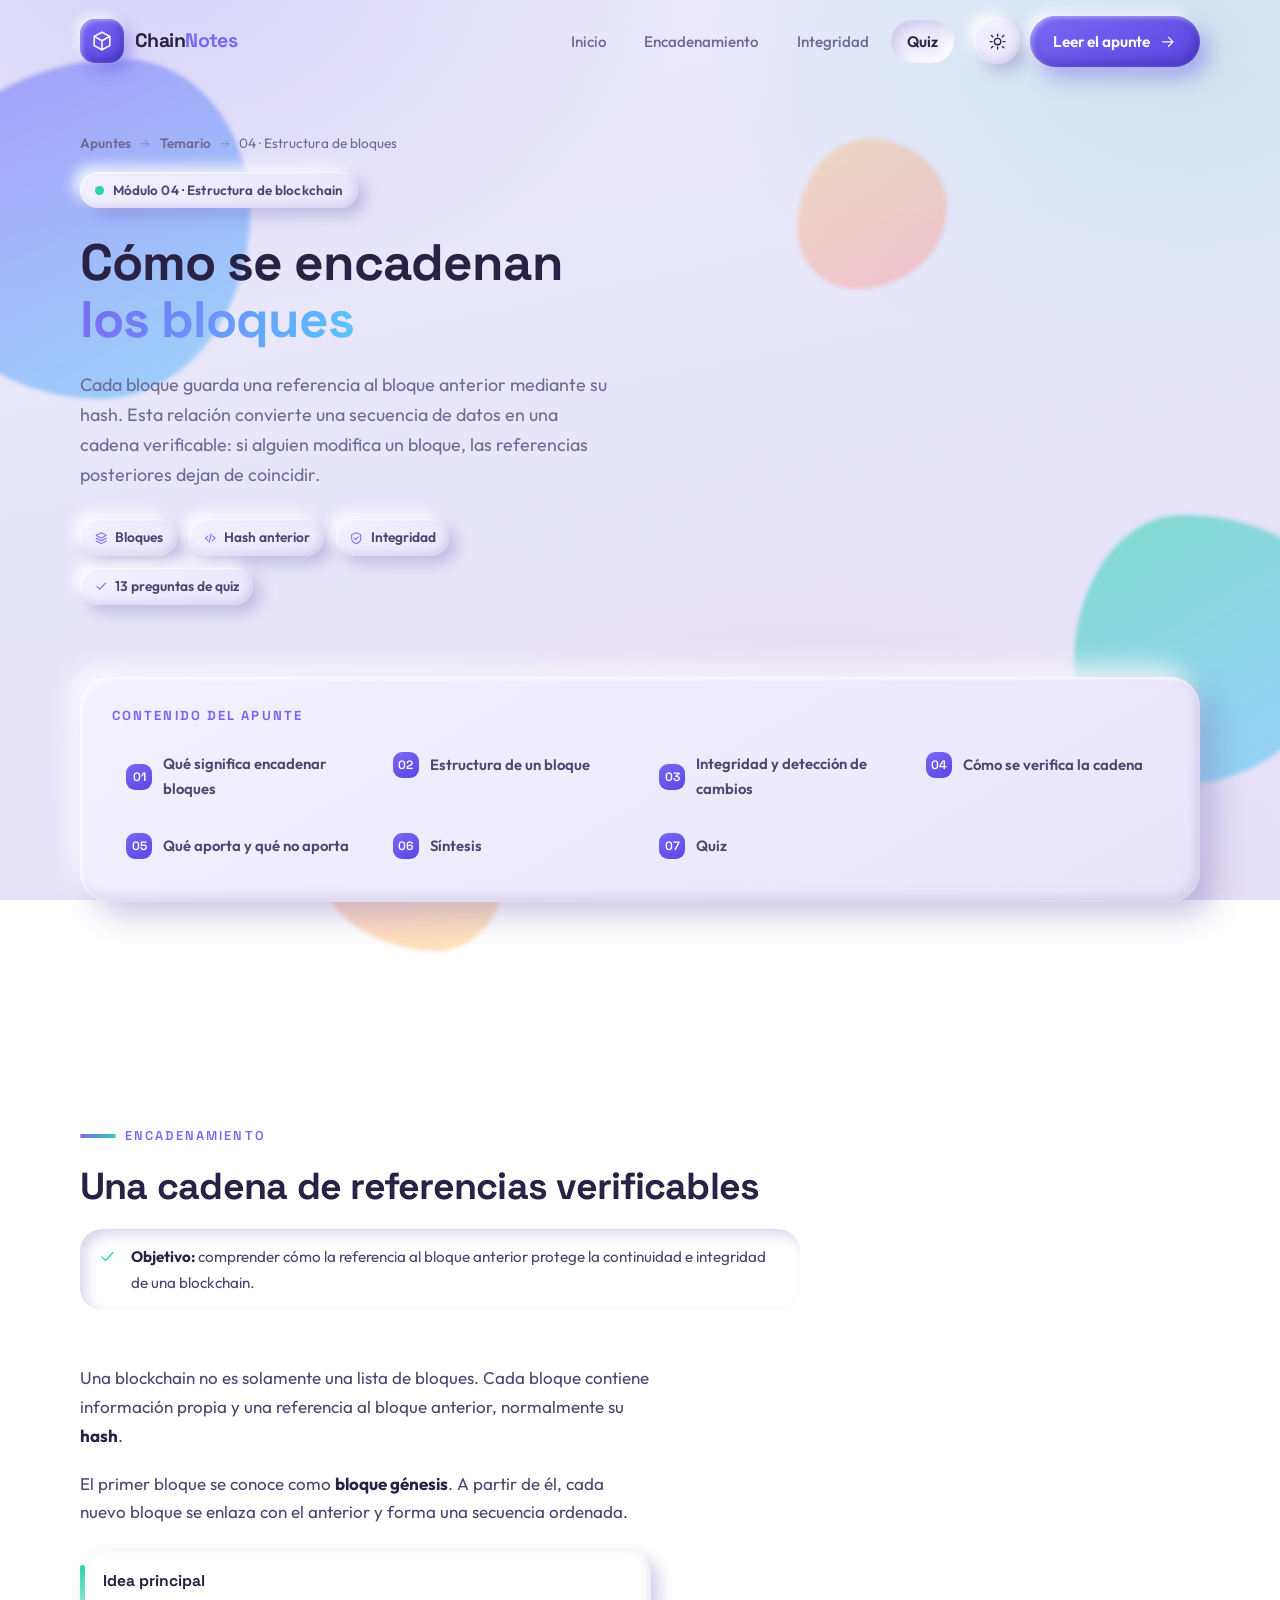
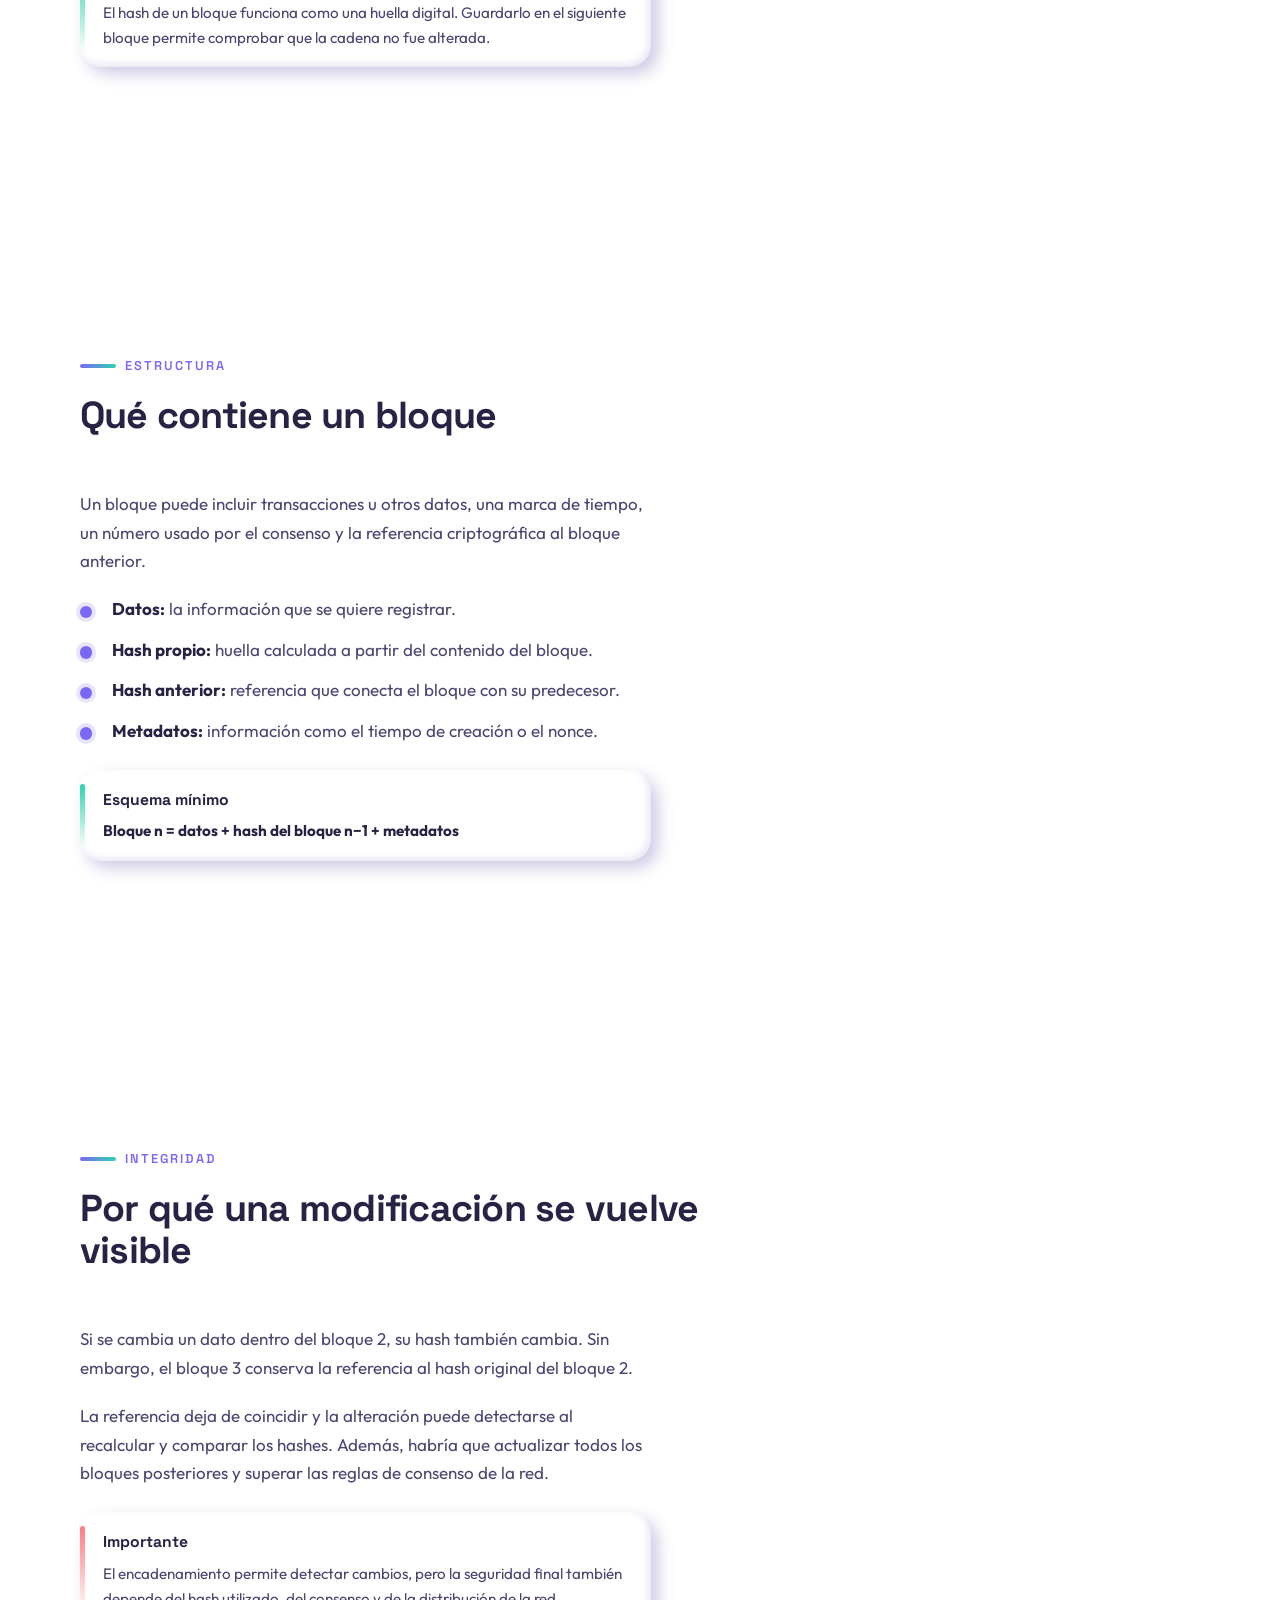
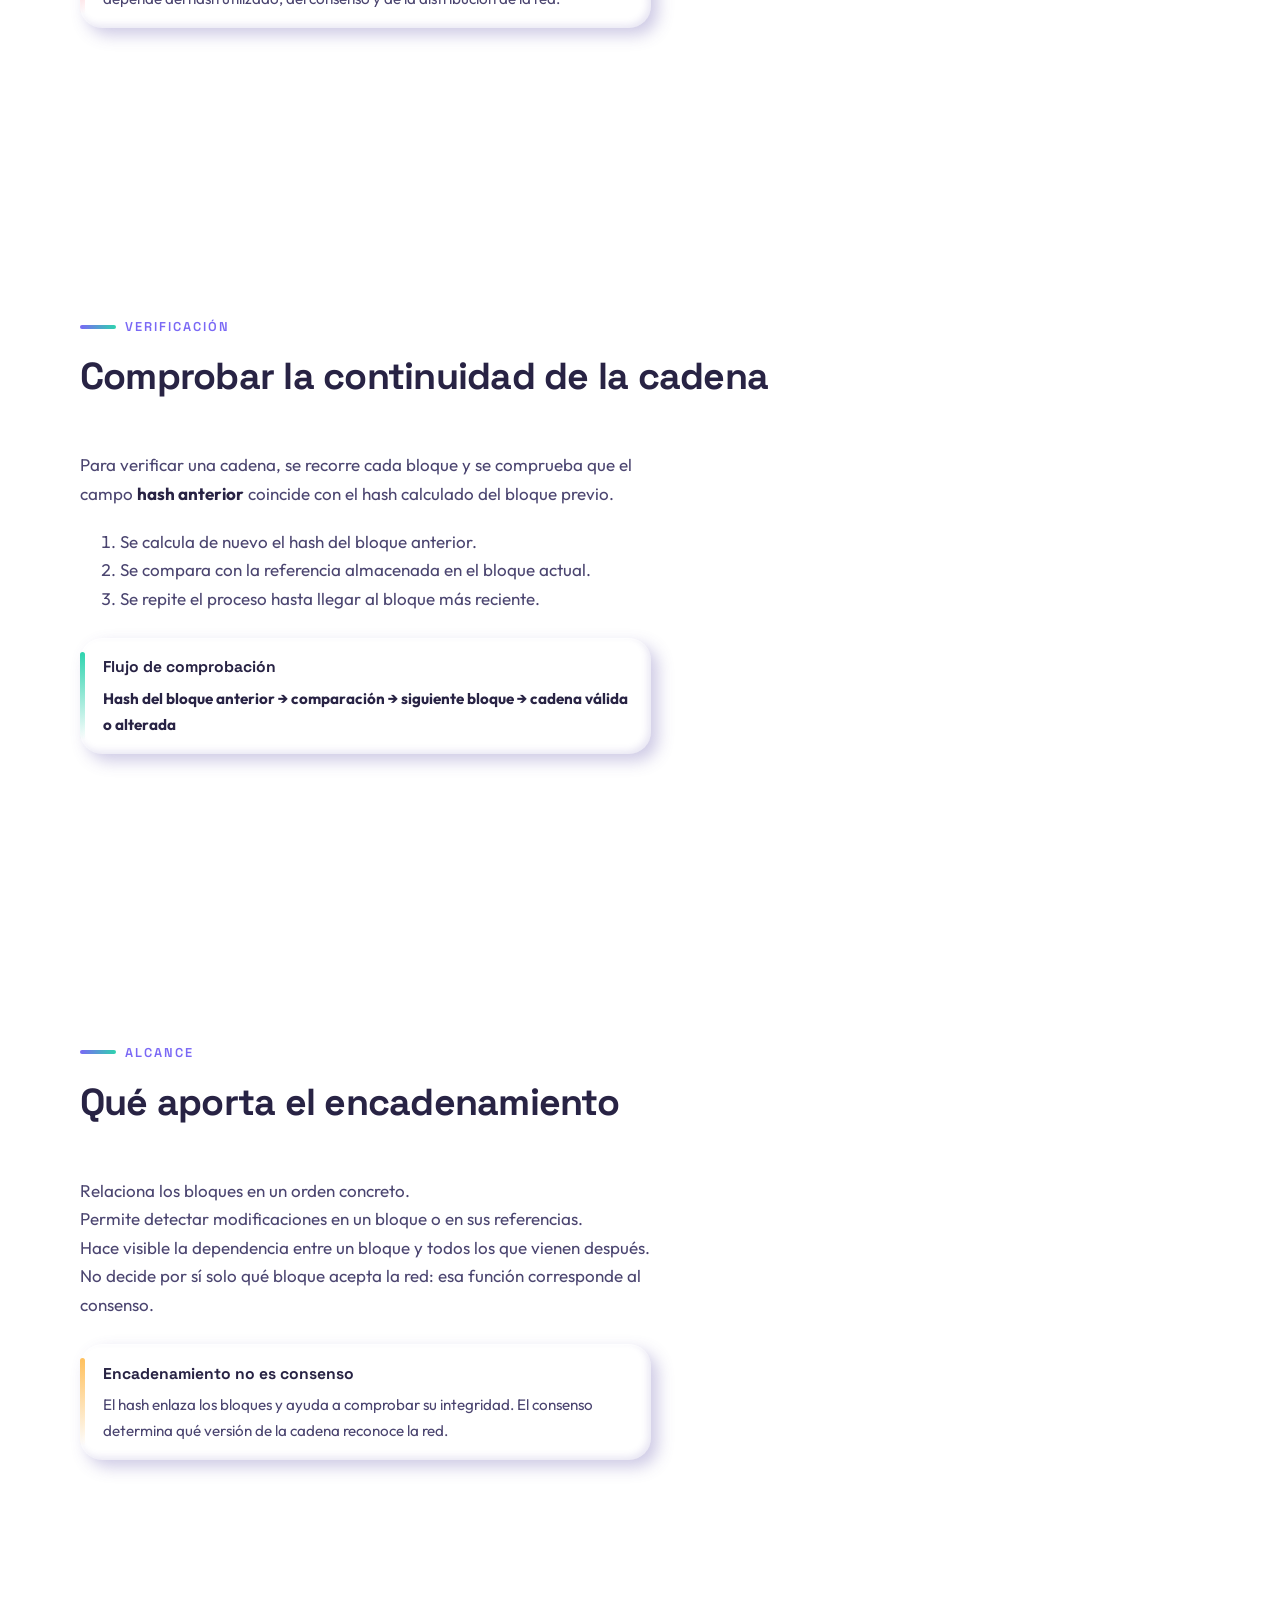
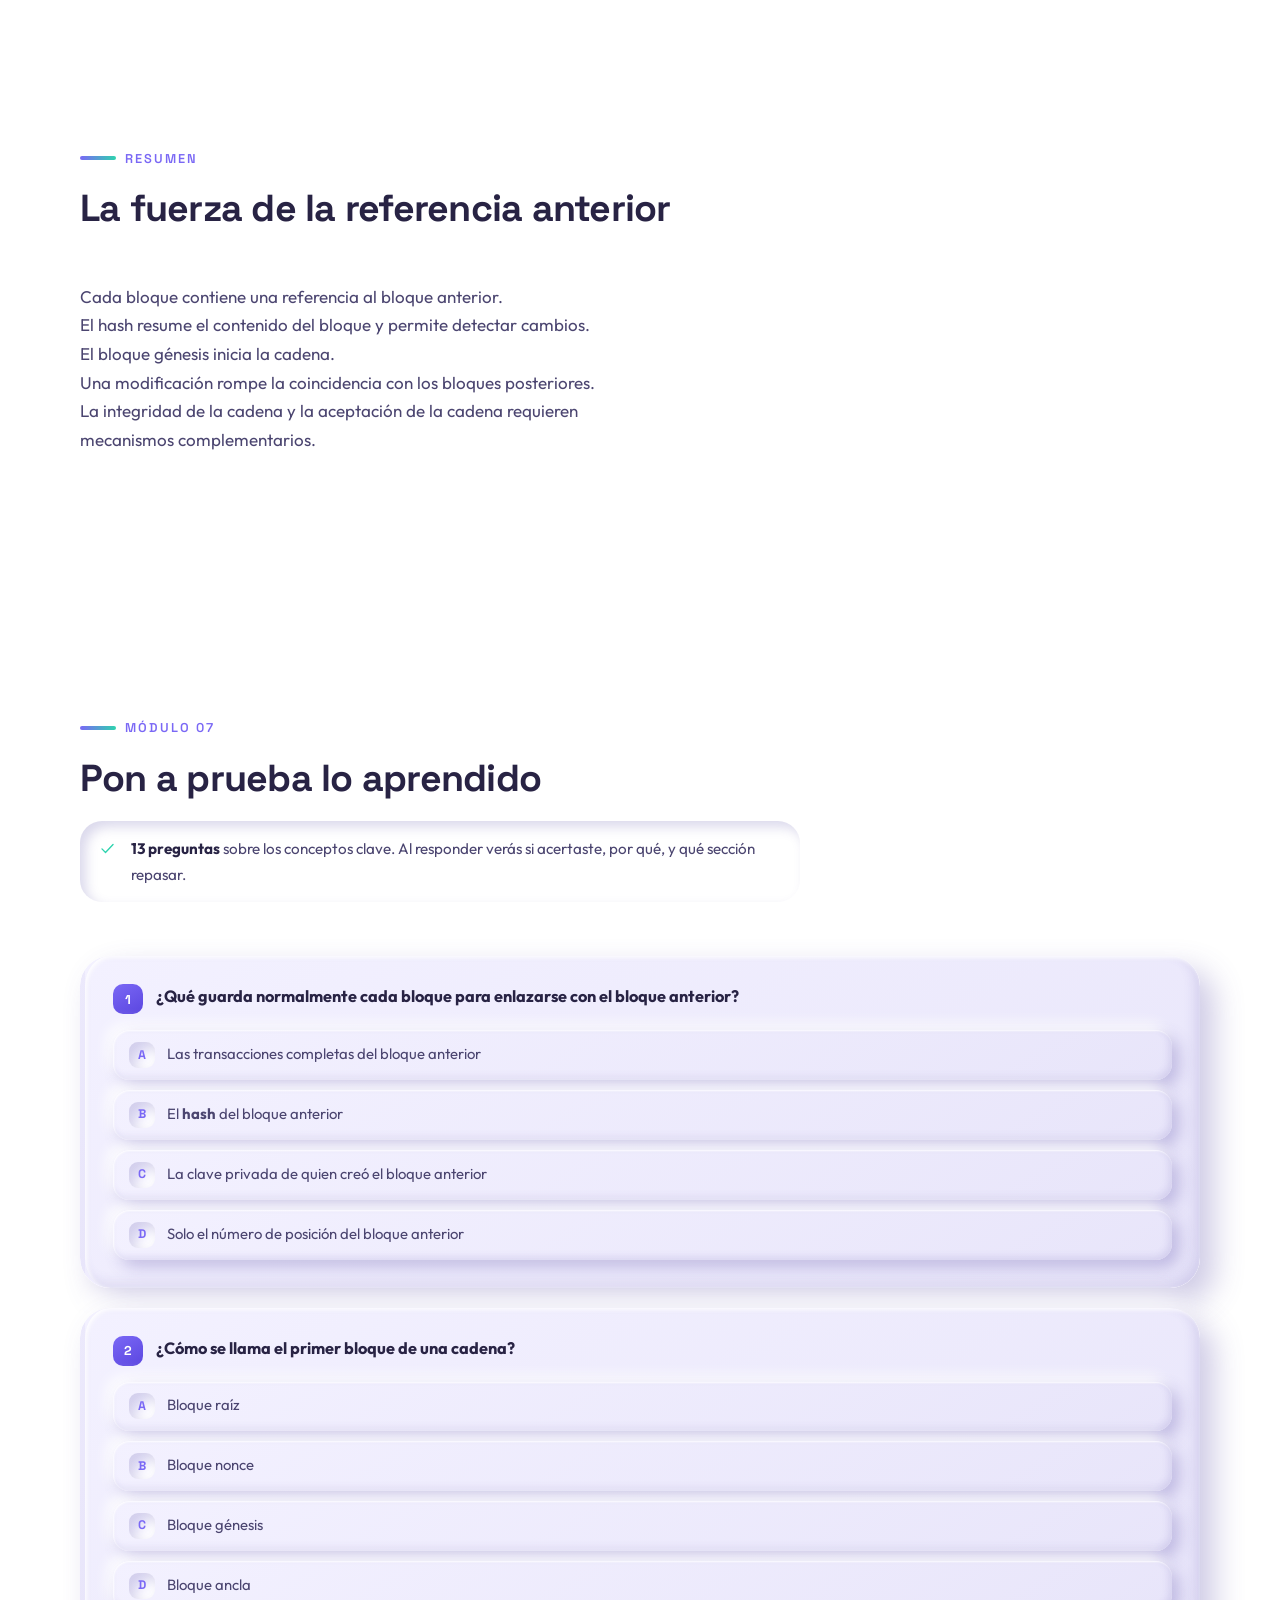
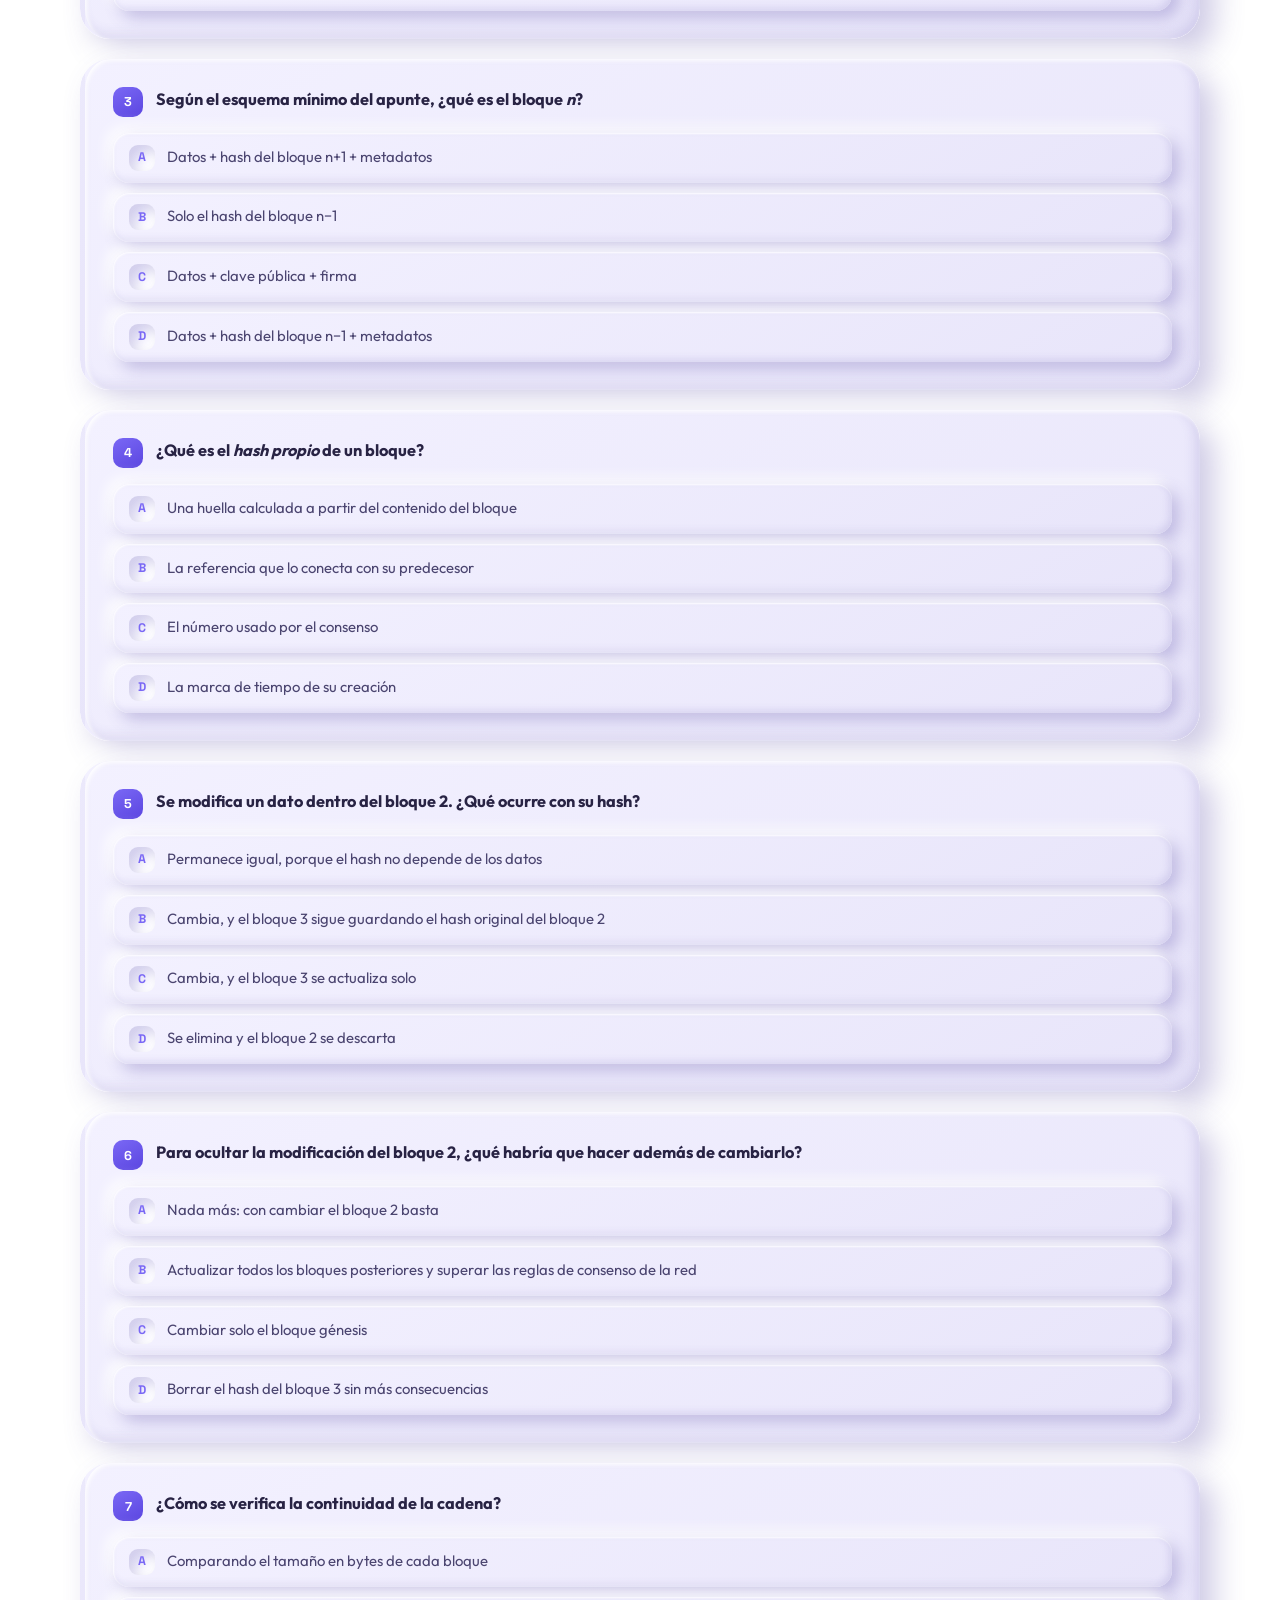
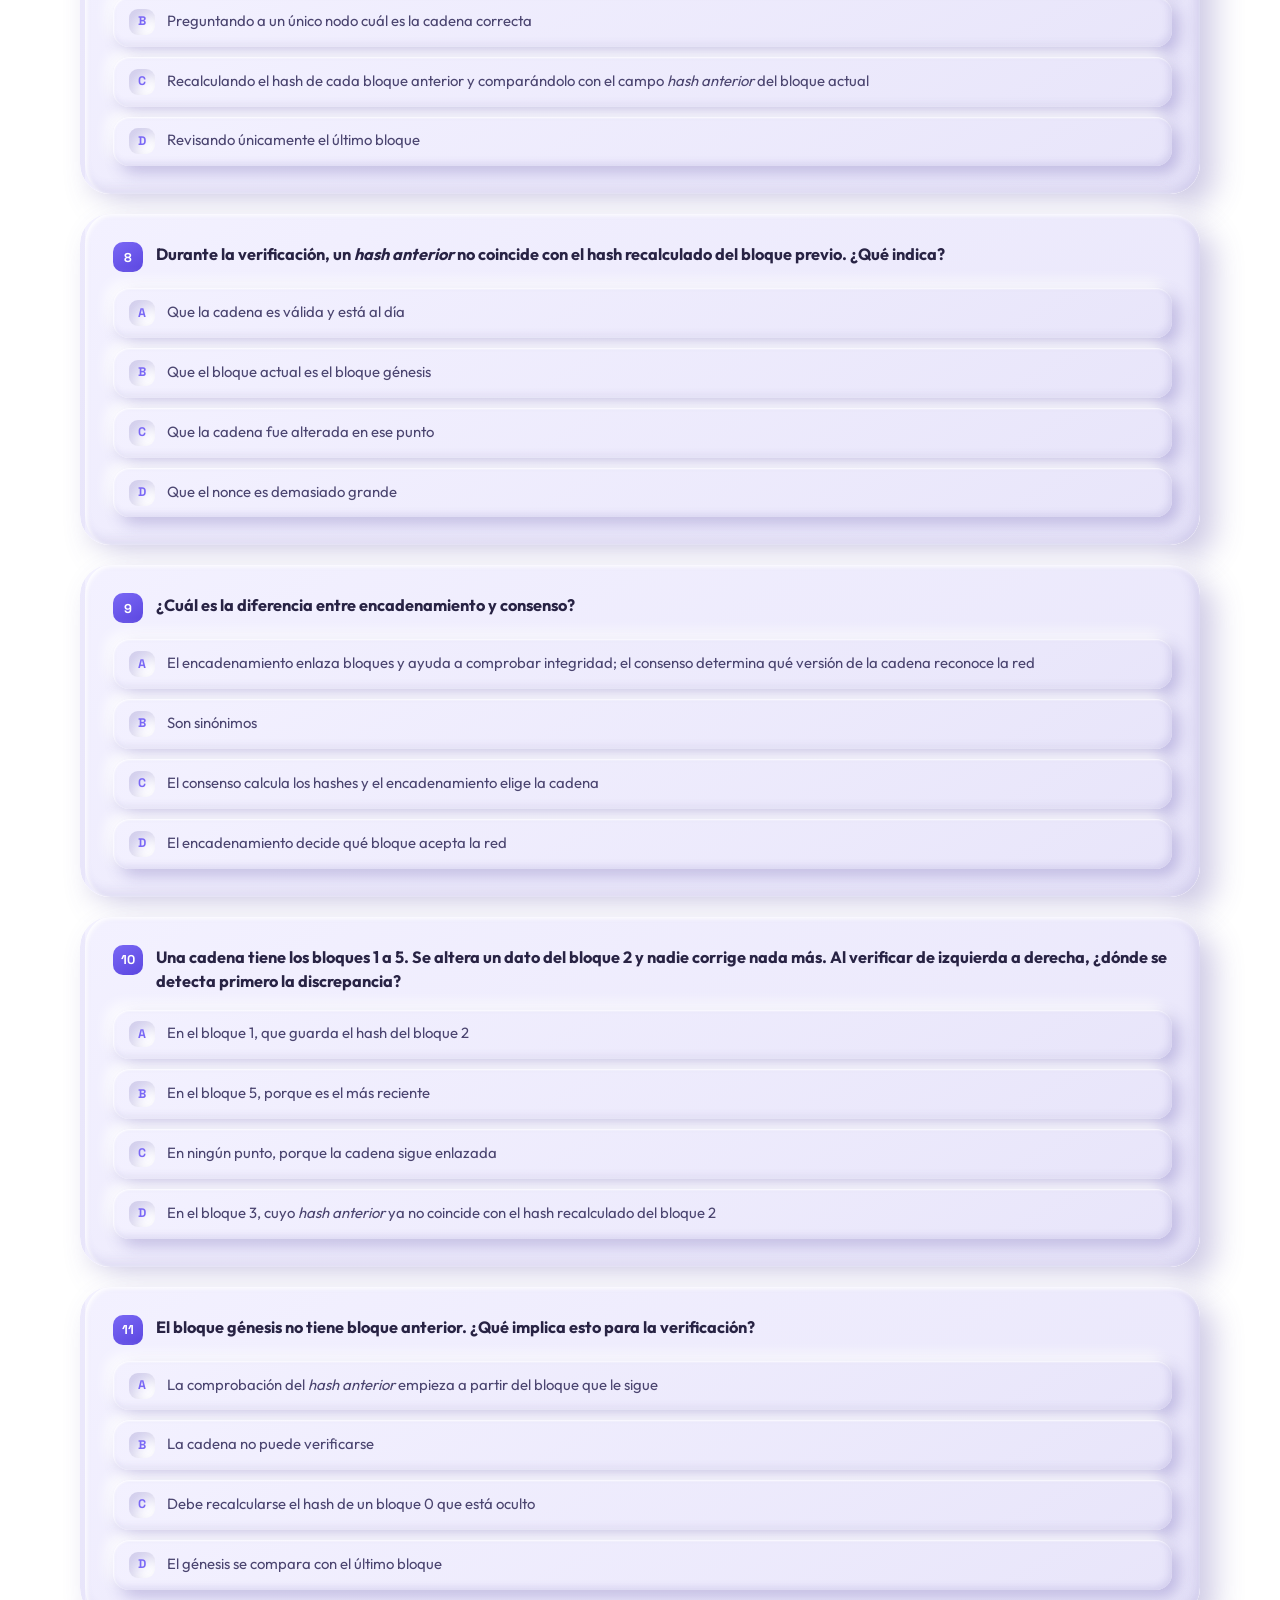
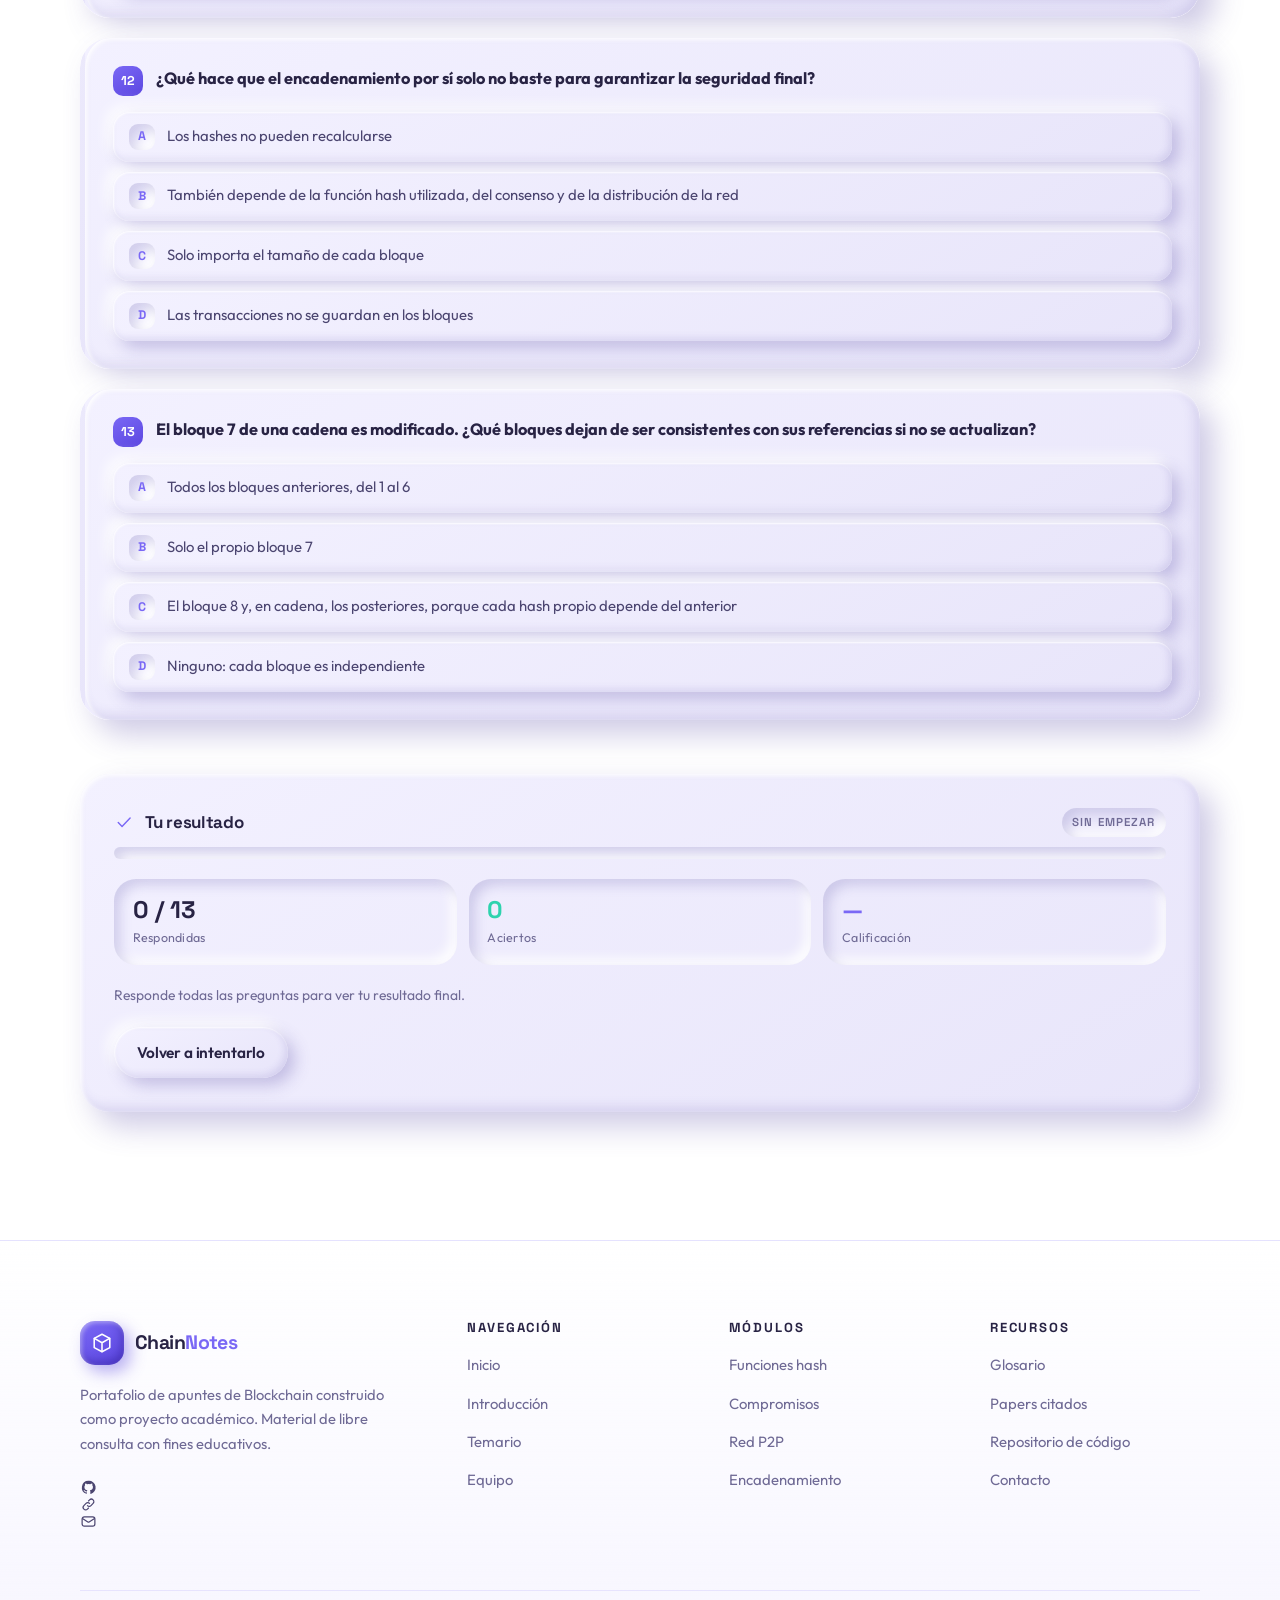
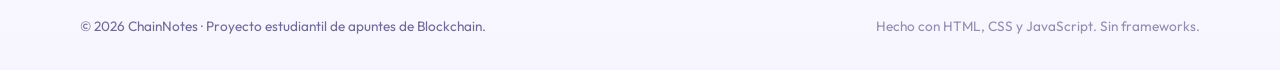
<file: temas/encadenamiento.html>
<!DOCTYPE html>
<html lang="es">
<head>
<meta charset="UTF-8">
<meta name="viewport" content="width=device-width, initial-scale=1">
<title>Encadenamiento de bloques — ChainNotes</title>
<meta name="description" content="Apunte sobre el encadenamiento de bloques, hashes, referencias al bloque anterior e integridad de una blockchain, con quiz de autoevaluación.">
<link rel="icon" href="../assets/favicon.svg" type="image/svg+xml">
<link rel="preconnect" href="https://fonts.googleapis.com">
<link rel="preconnect" href="https://fonts.gstatic.com" crossorigin>
<link href="https://fonts.googleapis.com/css2?family=Outfit:wght@300;400;500;600;700;800&family=Space+Grotesk:wght@400;500;600;700&display=swap" rel="stylesheet">
<link rel="stylesheet" href="../assets/css/styles.css">
<link rel="stylesheet" href="../assets/css/apuntes.css">
</head>
<body>

<!-- ============ SPRITE DE ICONOS ============ -->
<svg class="sprite" aria-hidden="true" focusable="false" xmlns="http://www.w3.org/2000/svg">
  <symbol id="i-cube" viewBox="0 0 24 24"><path d="M12 2.5 20.5 7v10L12 21.5 3.5 17V7L12 2.5Z"/><path d="M3.7 7 12 11.7 20.3 7M12 11.7V21.4"/></symbol>
  <symbol id="i-lock" viewBox="0 0 24 24"><rect x="4" y="10" width="16" height="11" rx="3"/><path d="M8 10V7a4 4 0 0 1 8 0v3"/><circle cx="12" cy="15.5" r="1.4"/></symbol>
  <symbol id="i-nodes" viewBox="0 0 24 24"><circle cx="12" cy="4.5" r="2.5"/><circle cx="4.8" cy="18" r="2.5"/><circle cx="19.2" cy="18" r="2.5"/><path d="M10.6 6.7 6.2 15.8M13.4 6.7l4.4 9.1M7.3 18h9.4"/></symbol>
  <symbol id="i-bitcoin" viewBox="0 0 24 24"><circle cx="12" cy="12" r="9"/><path d="M9.5 7.8h4.1a2.2 2.2 0 0 1 0 4.4H9.5m0 0h4.6a2.2 2.2 0 0 1 0 4.4H9.5m0-8.8v8.8M11 5.6v2.2m0 8.4v2.2m2.6-12.8v2.2m0 8.4v2.2"/></symbol>
  <symbol id="i-eth" viewBox="0 0 24 24"><path d="M12 2.5 5.5 13 12 16.8 18.5 13 12 2.5Z"/><path d="m5.5 14.6 6.5 6.9 6.5-6.9L12 18.4 5.5 14.6Z"/></symbol>
  <symbol id="i-code" viewBox="0 0 24 24"><path d="m8.5 8-4.6 4 4.6 4M15.5 8l4.6 4-4.6 4M13.6 4.8 10.4 19.2"/></symbol>
  <symbol id="i-token" viewBox="0 0 24 24"><circle cx="9" cy="9" r="5.2"/><path d="M13.9 6.6A5.2 5.2 0 1 1 11 18.7"/><path d="M9 6.6v4.8"/></symbol>
  <symbol id="i-defi" viewBox="0 0 24 24"><path d="M3.5 19.5h17M6 19.5v-6M11 19.5V8M16 19.5v-9"/><path d="m5 10 5.6-5.2 4 2.6 4.6-4.1"/></symbol>
  <symbol id="i-layers" viewBox="0 0 24 24"><path d="m12 3 8.5 4.3L12 11.6 3.5 7.3 12 3Z"/><path d="m3.5 12 8.5 4.3 8.5-4.3M3.5 16.7 12 21l8.5-4.3"/></symbol>
  <symbol id="i-shield" viewBox="0 0 24 24"><path d="M12 2.8 19.5 6v6.1c0 4.2-3 7.5-7.5 9.1-4.5-1.6-7.5-4.9-7.5-9.1V6L12 2.8Z"/><path d="m8.8 12 2.3 2.4 4.1-4.6"/></symbol>
  <symbol id="i-globe" viewBox="0 0 24 24"><circle cx="12" cy="12" r="9"/><path d="M3.3 9.8h17.4M3.3 14.2h17.4"/><path d="M12 3c-2.6 2.6-3.9 5.6-3.9 9s1.3 6.4 3.9 9c2.6-2.6 3.9-5.6 3.9-9S14.6 5.6 12 3Z"/></symbol>
  <symbol id="i-scale" viewBox="0 0 24 24"><path d="M12 4v16M7 20h10M5 8h14l-2.5-3h-9L5 8Z"/><path d="M8.5 8 6 13.5a2.6 2.6 0 0 0 5 0L8.5 8ZM15.5 8 13 13.5a2.6 2.6 0 0 0 5 0L15.5 8Z"/></symbol>
  <symbol id="i-arrow" viewBox="0 0 24 24"><path d="M5 12h14M13 6l6 6-6 6"/></symbol>
  <symbol id="i-check" viewBox="0 0 24 24"><path d="m5 12.5 4.5 4.5L19 7"/></symbol>
  <symbol id="i-github" viewBox="0 0 24 24"><path d="M12 2.6a9.4 9.4 0 0 0-3 18.3c.5.1.6-.2.6-.5v-1.7c-2.6.6-3.2-1.2-3.2-1.2-.4-1.1-1-1.4-1-1.4-.9-.6.1-.6.1-.6 1 .1 1.5 1 1.5 1 .9 1.5 2.3 1.1 2.9.8.1-.6.3-1.1.6-1.3-2.1-.2-4.3-1-4.3-4.6 0-1 .4-1.9 1-2.5-.1-.3-.4-1.3.1-2.6 0 0 .8-.3 2.6 1a9 9 0 0 1 4.7 0c1.8-1.3 2.6-1 2.6-1 .5 1.3.2 2.3.1 2.6.6.6 1 1.5 1 2.5 0 3.6-2.2 4.4-4.3 4.6.3.3.6.9.6 1.8v2.7c0 .3.2.6.7.5A9.4 9.4 0 0 0 12 2.6Z"/></symbol>
  <symbol id="i-link" viewBox="0 0 24 24"><path d="M10.5 13.5a3.5 3.5 0 0 0 5 0l3-3a3.5 3.5 0 0 0-5-5l-1.5 1.5"/><path d="M13.5 10.5a3.5 3.5 0 0 0-5 0l-3 3a3.5 3.5 0 0 0 5 5L12 17"/></symbol>
  <symbol id="i-mail" viewBox="0 0 24 24"><rect x="3" y="5.5" width="18" height="13" rx="3"/><path d="m4 8 7.1 4.6a1.7 1.7 0 0 0 1.8 0L20 8"/></symbol>
  <symbol id="i-sun" viewBox="0 0 24 24"><circle cx="12" cy="12" r="4"/><path d="M12 2.8v2.4M12 18.8v2.4M4.3 4.3l1.7 1.7M18 18l1.7 1.7M2.8 12h2.4M18.8 12h2.4M4.3 19.7 6 18M18 6l1.7-1.7"/></symbol>
  <symbol id="i-moon" viewBox="0 0 24 24"><path d="M20 14.4A8.2 8.2 0 0 1 9.6 4 8.5 8.5 0 1 0 20 14.4Z"/></symbol>
</svg>

<div class="scroll-progress" aria-hidden="true"><span id="progressBar"></span></div>
<a class="skip-link" href="#encadenamiento">Saltar al contenido</a>

<!-- ============ HEADER ============ -->
<header class="header" id="header">
  <div class="container header__inner">
    <a class="brand" href="#inicio" aria-label="ChainNotes, ir al inicio">
      <span class="brand__mark" aria-hidden="true"><svg viewBox="0 0 24 24"><use href="#i-cube"/></svg></span>
      <span class="brand__text">Chain<em>Notes</em></span>
    </a>

    <nav class="nav" id="nav" aria-label="Navegación principal">
      <ul class="nav__list">
        <li><a class="nav__link" href="../index.html">Inicio</a></li>
        <li><a class="nav__link is-active" href="#encadenamiento">Encadenamiento</a></li>
        <li><a class="nav__link" href="#integridad">Integridad</a></li>
        <li><a class="nav__link" href="#quiz">Quiz</a></li>
      </ul>
    </nav>

    <div class="header__actions">
      <button class="clay-btn clay-btn--icon" id="themeToggle" type="button" aria-label="Cambiar tema" title="Cambiar tema">
        <svg class="ico-sun" viewBox="0 0 24 24"><use href="#i-sun"/></svg>
        <svg class="ico-moon" viewBox="0 0 24 24"><use href="#i-moon"/></svg>
      </button>
      <a class="clay-btn clay-btn--primary header__cta" href="#encadenamiento">
        Leer el apunte <svg viewBox="0 0 24 24"><use href="#i-arrow"/></svg>
      </a>
      <button class="burger" id="burger" type="button" aria-label="Abrir menú" aria-expanded="false" aria-controls="nav">
        <span></span><span></span><span></span>
      </button>
    </div>
  </div>
</header>

<main>

<section class="topic-hero" id="inicio">
  <div class="blobs" aria-hidden="true"><span class="blob blob--1" data-parallax="0.16"></span><span class="blob blob--2" data-parallax="-0.10"></span><span class="blob blob--3" data-parallax="0.07"></span><span class="blob blob--4" data-parallax="-0.05"></span></div>
  <div class="container topic-hero__inner"><div>
    <nav class="crumbs anim" style="--d:0ms" aria-label="Ruta de navegación"><a href="../index.html">Apuntes</a><svg viewBox="0 0 24 24" aria-hidden="true"><use href="#i-arrow"/></svg><a href="../index.html#temas">Temario</a><svg viewBox="0 0 24 24" aria-hidden="true"><use href="#i-arrow"/></svg><span>04 · Estructura de bloques</span></nav>
    <span class="badge anim" style="--d:60ms"><span class="badge__dot"></span>Módulo 04 · Estructura de blockchain</span>
    <h1 class="topic-hero__title anim" style="--d:120ms">Cómo se encadenan<br><span class="grad">los bloques</span></h1>
    <p class="topic-hero__lead anim" style="--d:200ms">Cada bloque guarda una referencia al bloque anterior mediante su hash. Esta relación convierte una secuencia de datos en una cadena verificable: si alguien modifica un bloque, las referencias posteriores dejan de coincidir.</p>
    <ul class="topic-hero__meta anim" style="--d:280ms"><li><svg viewBox="0 0 24 24"><use href="#i-layers"/></svg>Bloques</li><li><svg viewBox="0 0 24 24"><use href="#i-code"/></svg>Hash anterior</li><li><svg viewBox="0 0 24 24"><use href="#i-shield"/></svg>Integridad</li><li><svg viewBox="0 0 24 24"><use href="#i-check"/></svg>13 preguntas de quiz</li></ul>
  </div></div>
  <div class="container"><nav class="clay-card toc reveal" aria-label="Contenido del apunte"><h2>Contenido del apunte</h2><ul class="toc__list"><li><a href="#encadenamiento"><span class="toc__n">01</span>Qué significa encadenar bloques</a></li><li><a href="#estructura"><span class="toc__n">02</span>Estructura de un bloque</a></li><li><a href="#integridad"><span class="toc__n">03</span>Integridad y detección de cambios</a></li><li><a href="#verificacion"><span class="toc__n">04</span>Cómo se verifica la cadena</a></li><li><a href="#limites"><span class="toc__n">05</span>Qué aporta y qué no aporta</a></li><li><a href="#resumen"><span class="toc__n">06</span>Síntesis</a></li><li><a href="#quiz"><span class="toc__n">07</span>Quiz</a></li></ul></nav></div>
</section>

<section class="section note" id="encadenamiento">
  <div class="container">
    <header class="note__head reveal">
      <span class="eyebrow">
        <span class="eyebrow__line">

        </span>Encadenamiento</span><h2 class="section__title">Una cadena de referencias verificables</h2><div class="goal"><svg viewBox="0 0 24 24" aria-hidden="true"><use href="#i-check"/></svg><p style="margin:0"><strong>Objetivo:</strong> comprender cómo la referencia al bloque anterior protege la continuidad e integridad de una blockchain.</p></div></header><div class="note__grid"><div class="note__body reveal"><p>Una blockchain no es solamente una lista de bloques. Cada bloque contiene información propia y una referencia al bloque anterior, normalmente su <strong>hash</strong>.</p><p>El primer bloque se conoce como <strong>bloque génesis</strong>. A partir de él, cada nuevo bloque se enlaza con el anterior y forma una secuencia ordenada.</p><div class="callout callout--key"><span class="callout__title">Idea principal</span>El hash de un bloque funciona como una huella digital. Guardarlo en el siguiente bloque permite comprobar que la cadena no fue alterada.</div></div></div></div></section>

<section class="section note" id="estructura">
  <div class="container">
    <header class="note__head reveal">
      <span class="eyebrow">
        <span class="eyebrow__line">

        </span>Estructura</span><h2 class="section__title">Qué contiene un bloque</h2></header><div class="note__grid"><div class="note__body reveal"><p>Un bloque puede incluir transacciones u otros datos, una marca de tiempo, un número usado por el consenso y la referencia criptográfica al bloque anterior.</p><ul class="plain-list"><li><strong>Datos:</strong> la información que se quiere registrar.</li><li><strong>Hash propio:</strong> huella calculada a partir del contenido del bloque.</li><li><strong>Hash anterior:</strong> referencia que conecta el bloque con su predecesor.</li><li><strong>Metadatos:</strong> información como el tiempo de creación o el nonce.</li></ul><div class="callout callout--key"><span class="callout__title">Esquema mínimo</span><strong>Bloque n = datos + hash del bloque n−1 + metadatos</strong></div></div></div></div></section>

<section class="section note" id="integridad">
  <div class="container">
    <header class="note__head reveal">
      <span class="eyebrow">
        <span class="eyebrow__line">

        </span>Integridad</span><h2 class="section__title">Por qué una modificación se vuelve visible</h2></header><div class="note__grid"><div class="note__body reveal"><p>Si se cambia un dato dentro del bloque 2, su hash también cambia. Sin embargo, el bloque 3 conserva la referencia al hash original del bloque 2.</p><p>La referencia deja de coincidir y la alteración puede detectarse al recalcular y comparar los hashes. Además, habría que actualizar todos los bloques posteriores y superar las reglas de consenso de la red.</p><div class="callout callout--warn"><span class="callout__title">Importante</span>El encadenamiento permite detectar cambios, pero la seguridad final también depende del hash utilizado, del consenso y de la distribución de la red.</div></div></div></div></section>

<section class="section note" id="verificacion">
  <div class="container">
    <header class="note__head reveal">
      <span class="eyebrow">
        <span class="eyebrow__line">

        </span>Verificación</span><h2 class="section__title">Comprobar la continuidad de la cadena</h2></header><div class="note__grid"><div class="note__body reveal"><p>Para verificar una cadena, se recorre cada bloque y se comprueba que el campo <strong>hash anterior</strong> coincide con el hash calculado del bloque previo.</p><ol><li>Se calcula de nuevo el hash del bloque anterior.</li><li>Se compara con la referencia almacenada en el bloque actual.</li><li>Se repite el proceso hasta llegar al bloque más reciente.</li></ol><div class="callout callout--key"><span class="callout__title">Flujo de comprobación</span><strong>Hash del bloque anterior → comparación → siguiente bloque → cadena válida o alterada</strong></div></div></div></div></section>

<section class="section note" id="limites">
  <div class="container">
    <header class="note__head reveal">
      <span class="eyebrow">
        <span class="eyebrow__line">
          
        </span>Alcance</span><h2 class="section__title">Qué aporta el encadenamiento</h2></header><div class="note__grid"><div class="note__body reveal"><ul><li>Relaciona los bloques en un orden concreto.</li><li>Permite detectar modificaciones en un bloque o en sus referencias.</li><li>Hace visible la dependencia entre un bloque y todos los que vienen después.</li><li>No decide por sí solo qué bloque acepta la red: esa función corresponde al consenso.</li></ul><div class="callout callout--note"><span class="callout__title">Encadenamiento no es consenso</span>El hash enlaza los bloques y ayuda a comprobar su integridad. El consenso determina qué versión de la cadena reconoce la red.</div></div></div></div></section>

<section class="section note" id="resumen">
  <div class="container">
    <header class="note__head reveal">
      <span class="eyebrow">
        <span class="eyebrow__line">

        </span>Resumen</span><h2 class="section__title">La fuerza de la referencia anterior</h2></header><div class="note__grid"><div class="note__body reveal"><ul><li>Cada bloque contiene una referencia al bloque anterior.</li><li>El hash resume el contenido del bloque y permite detectar cambios.</li><li>El bloque génesis inicia la cadena.</li><li>Una modificación rompe la coincidencia con los bloques posteriores.</li><li>La integridad de la cadena y la aceptación de la cadena requieren mecanismos complementarios.</li></ul></div></div></div></section>

<!-- ============ 07 · QUIZ ============ -->
<section class="section note" id="quiz">
  <div class="container">
    <header class="note__head reveal">
      <span class="eyebrow"><span class="eyebrow__line"></span> Módulo 07</span>
      <h2 class="section__title">Pon a prueba lo aprendido</h2>
      <div class="goal">
        <svg viewBox="0 0 24 24"><use href="#i-check"/></svg>
        <p style="margin:0"><strong>13 preguntas</strong> sobre los conceptos clave. Al
        responder verás si acertaste, por qué, y qué sección repasar.</p>
      </div>
    </header>

    <div class="quiz" id="quizList">
      <noscript><p class="lab__note">El quiz necesita JavaScript activado.</p></noscript>
    </div>

    <div class="clay-card lab quiz__score reveal" id="quizScore">
      <div class="lab__head">
        <h2 class="lab__title"><svg viewBox="0 0 24 24"><use href="#i-check"/></svg> Tu resultado</h2>
        <span class="lab__tag" id="quizTag">sin empezar</span>
      </div>
      <div class="quiz__bar" aria-hidden="true"><span id="quizBar"></span></div>
      <div class="readout">
        <div class="metric"><span class="metric__num" id="quizDone">0 / 13</span><span class="metric__label">Respondidas</span></div>
        <div class="metric"><span class="metric__num metric__num--mint" id="quizRight">0</span><span class="metric__label">Aciertos</span></div>
        <div class="metric"><span class="metric__num metric__num--violet" id="quizGrade">—</span><span class="metric__label">Calificación</span></div>
      </div>
      <p class="lab__note" id="quizMsg" aria-live="polite">Responde todas las preguntas para ver tu resultado final.</p>
      <div class="controls" style="margin:1.2rem 0 0">
        <div class="field field--auto"><button class="clay-btn" id="quizReset" type="button">Volver a intentarlo</button></div>
      </div>
    </div>
  </div>
</section>

<!-- ============ FOOTER ============ -->
<footer class="footer">
  <div class="container">
    <div class="footer__grid">
      <div class="footer__brand">
        <a class="brand" href="#inicio">
          <span class="brand__mark" aria-hidden="true"><svg viewBox="0 0 24 24"><use href="#i-cube"/></svg></span>
          <span class="brand__text">Chain<em>Notes</em></span>
        </a>
        <p>Portafolio de apuntes de Blockchain construido como proyecto académico. Material de libre consulta con fines educativos.</p>
        <div class="footer__socials">
          <a href="#" aria-label="GitHub"><svg viewBox="0 0 24 24"><use href="#i-github"/></svg></a>
          <a href="#" aria-label="Sitio web"><svg viewBox="0 0 24 24"><use href="#i-link"/></svg></a>
          <a href="#" aria-label="Correo"><svg viewBox="0 0 24 24"><use href="#i-mail"/></svg></a>
        </div>
      </div>

      <nav class="footer__col" aria-label="Navegación del pie">
        <h3>Navegación</h3>
        <ul>
          <li><a href="../index.html">Inicio</a></li>
          <li><a href="../index.html#intro">Introducción</a></li>
          <li><a href="../index.html#temas">Temario</a></li>
          <li><a href="../index.html#equipo">Equipo</a></li>
        </ul>
      </nav>

      <nav class="footer__col" aria-label="Módulos destacados">
        <h3>Módulos</h3>
        <ul>
          <li><a href="hash.html">Funciones hash</a></li>
          <li><a href="compromisos.html">Compromisos</a></li>
          <li><a href="firma-digital.html">Red P2P</a></li>
          <li><a href="encadenamiento.html">Encadenamiento</a></li>
        </ul>
      </nav>

      <div class="footer__col">
        <h3>Recursos</h3>
        <ul>
          <li><a href="#">Glosario</a></li>
          <li><a href="#">Papers citados</a></li>
          <li><a href="#">Repositorio de código</a></li>
          <li><a href="mailto:contacto@chainnotes.example">Contacto</a></li>
        </ul>
      </div>
    </div>

    <div class="footer__bottom">
      <p>&copy; <span id="year">2026</span> ChainNotes · Proyecto estudiantil de apuntes de Blockchain.</p>
      <p class="footer__note">Hecho con HTML, CSS y JavaScript. Sin frameworks.</p>
    </div>
  </div>
</footer>

<script src="../assets/js/main.js" defer></script>
<script src="../assets/js/quiz-encadenamiento.js" defer></script>
<script src="../assets/js/quiz.js" defer></script>
</body>
</html>
</file>
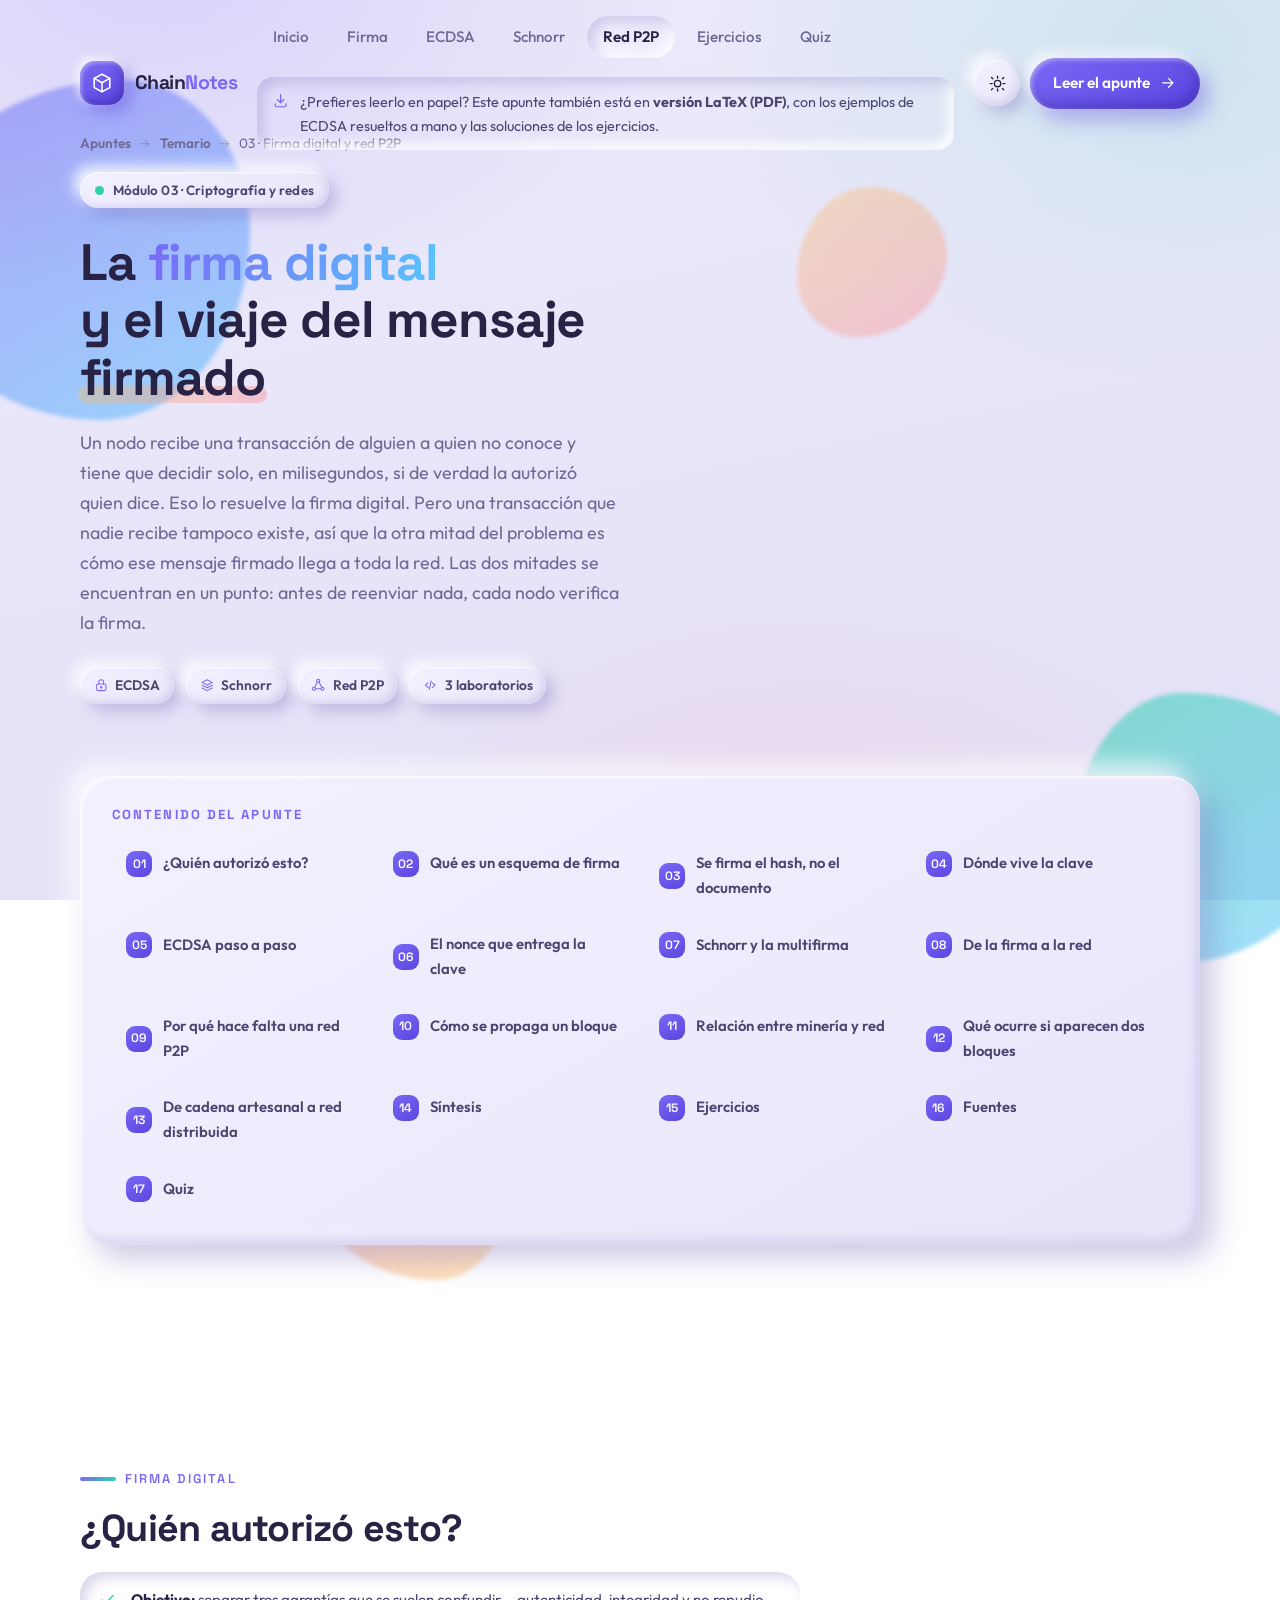
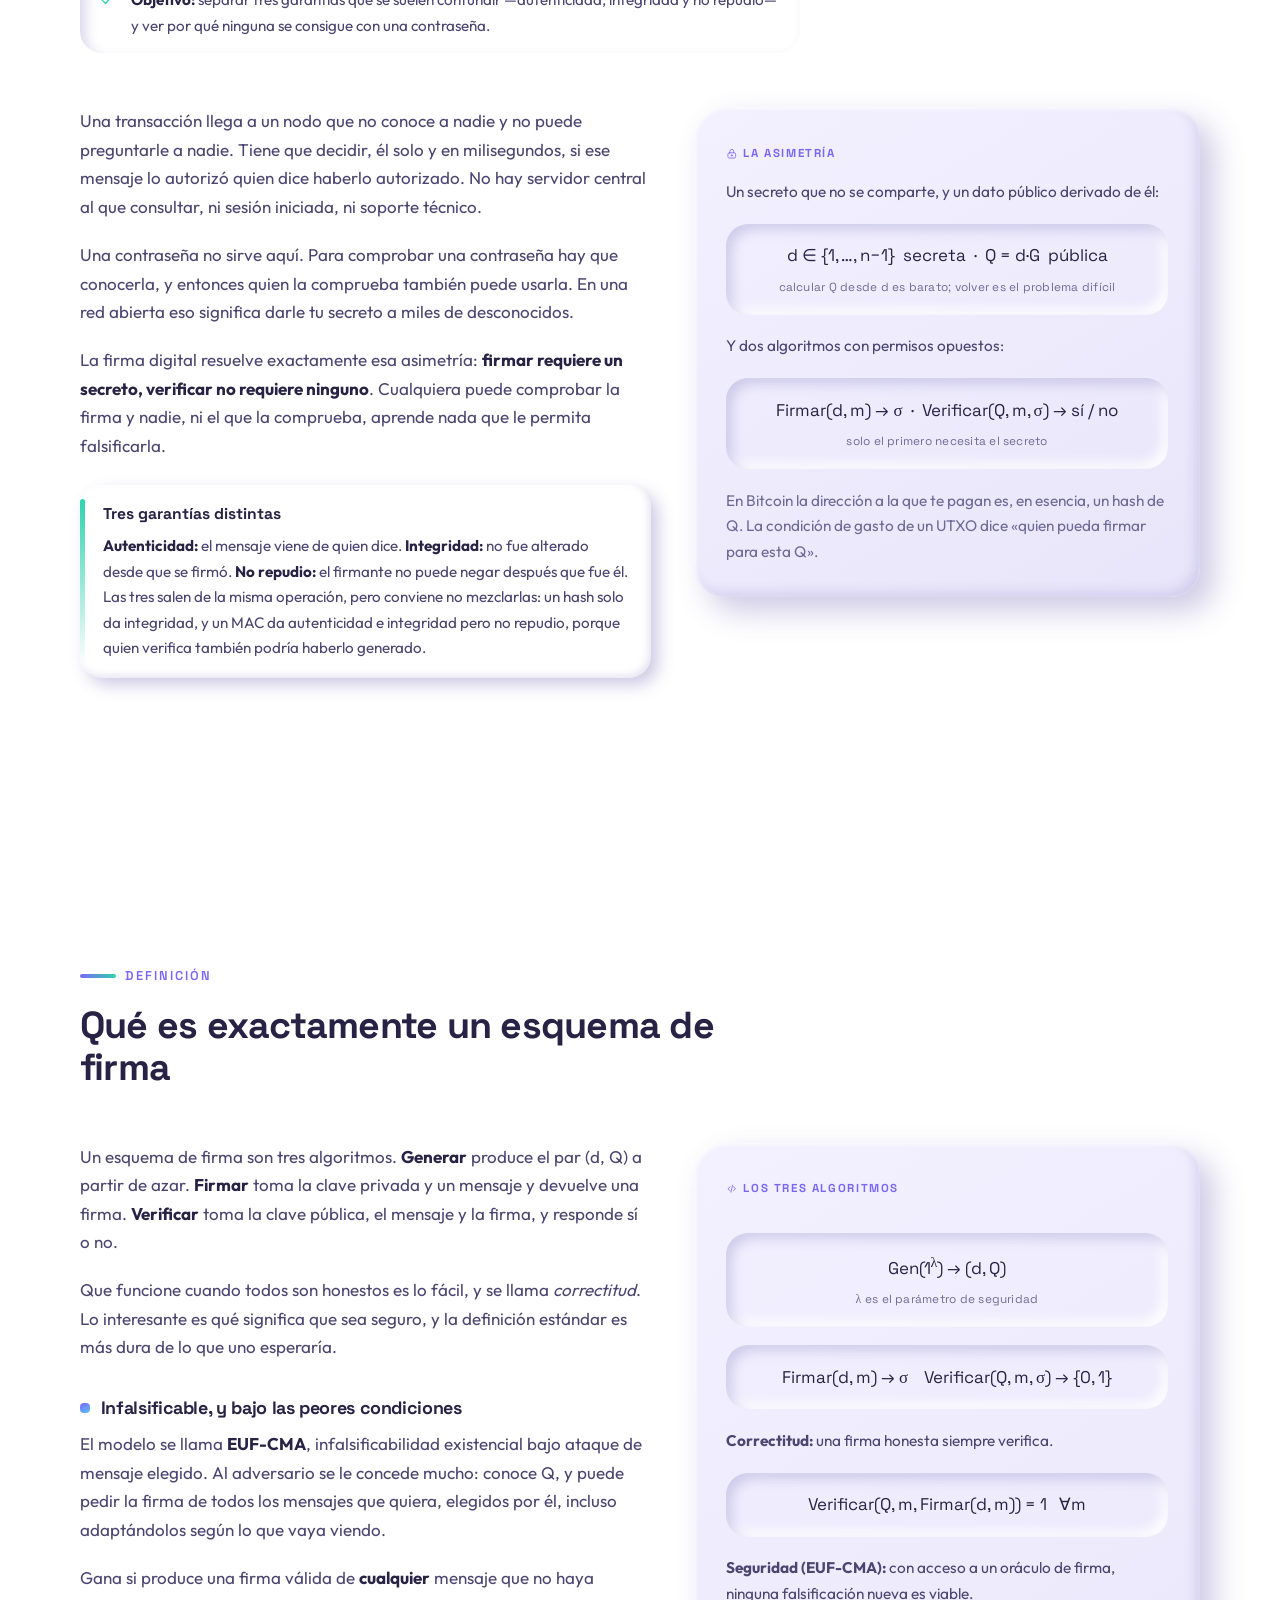
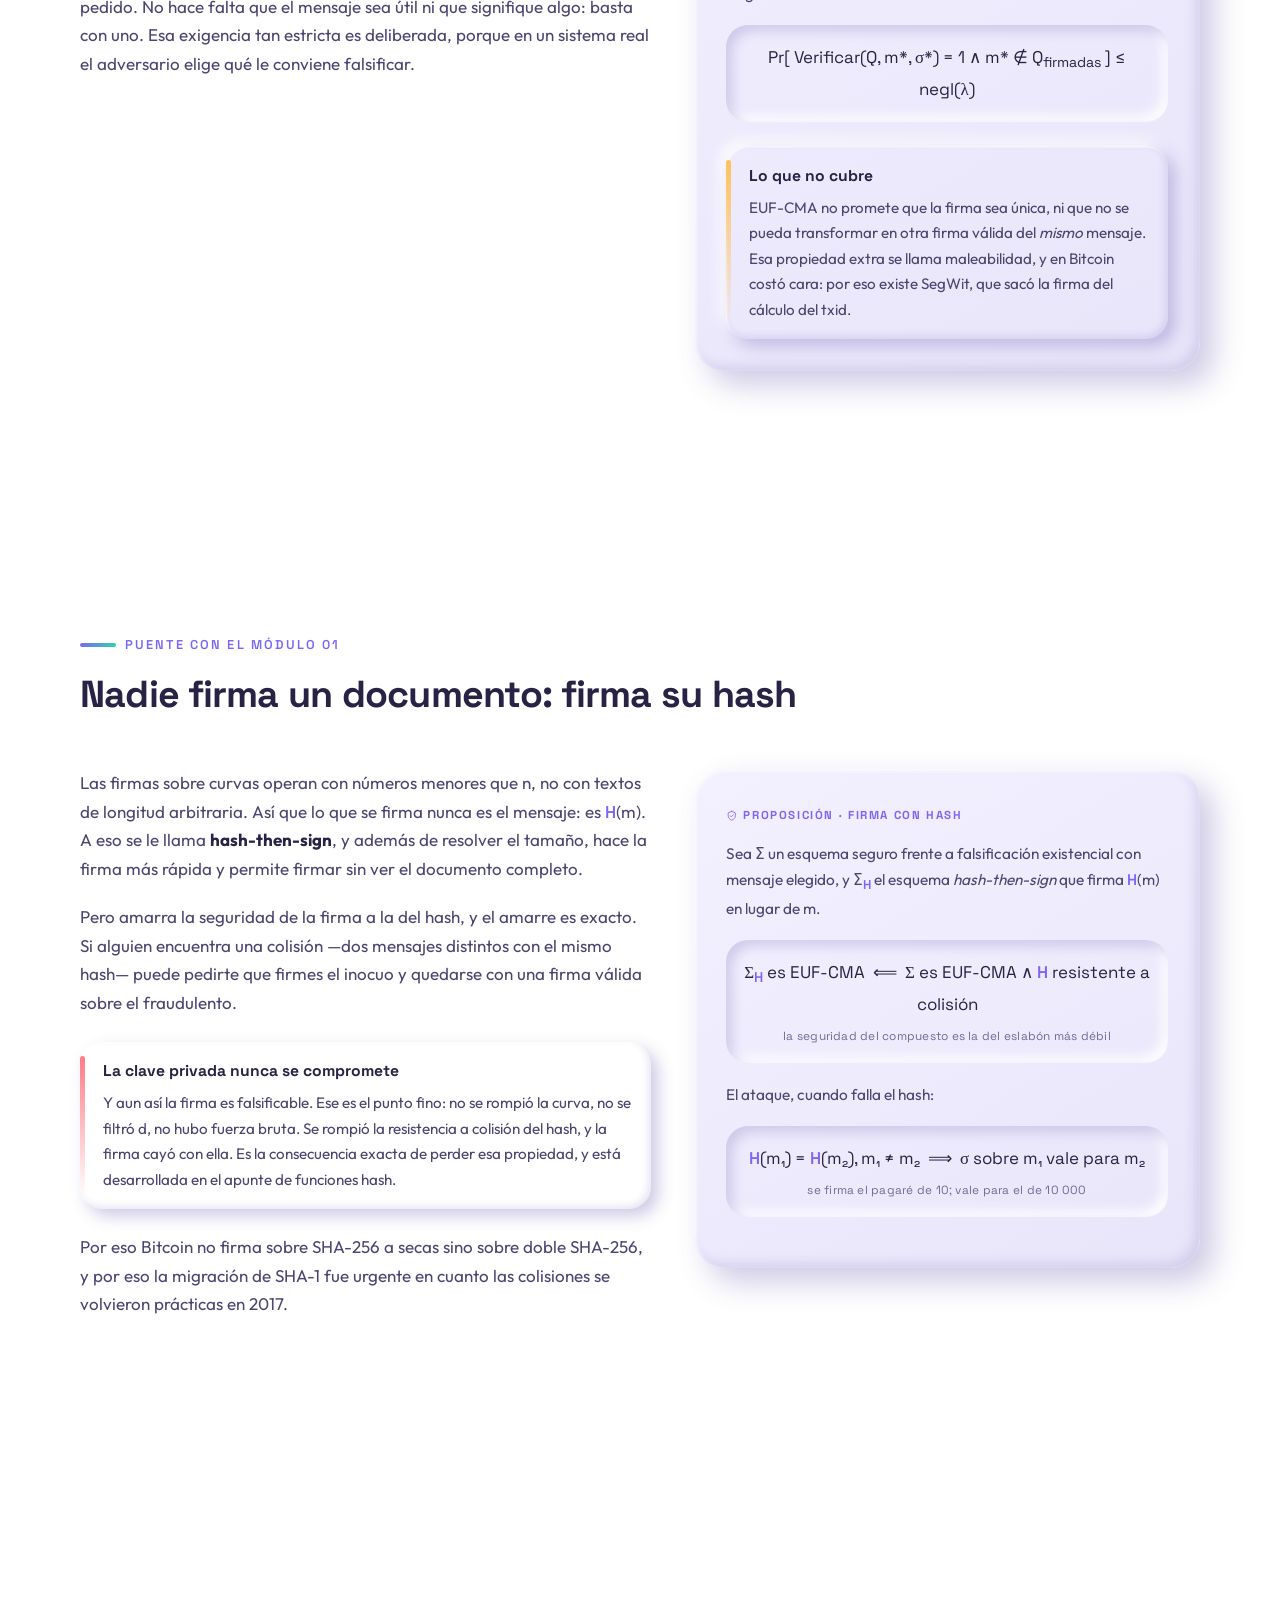
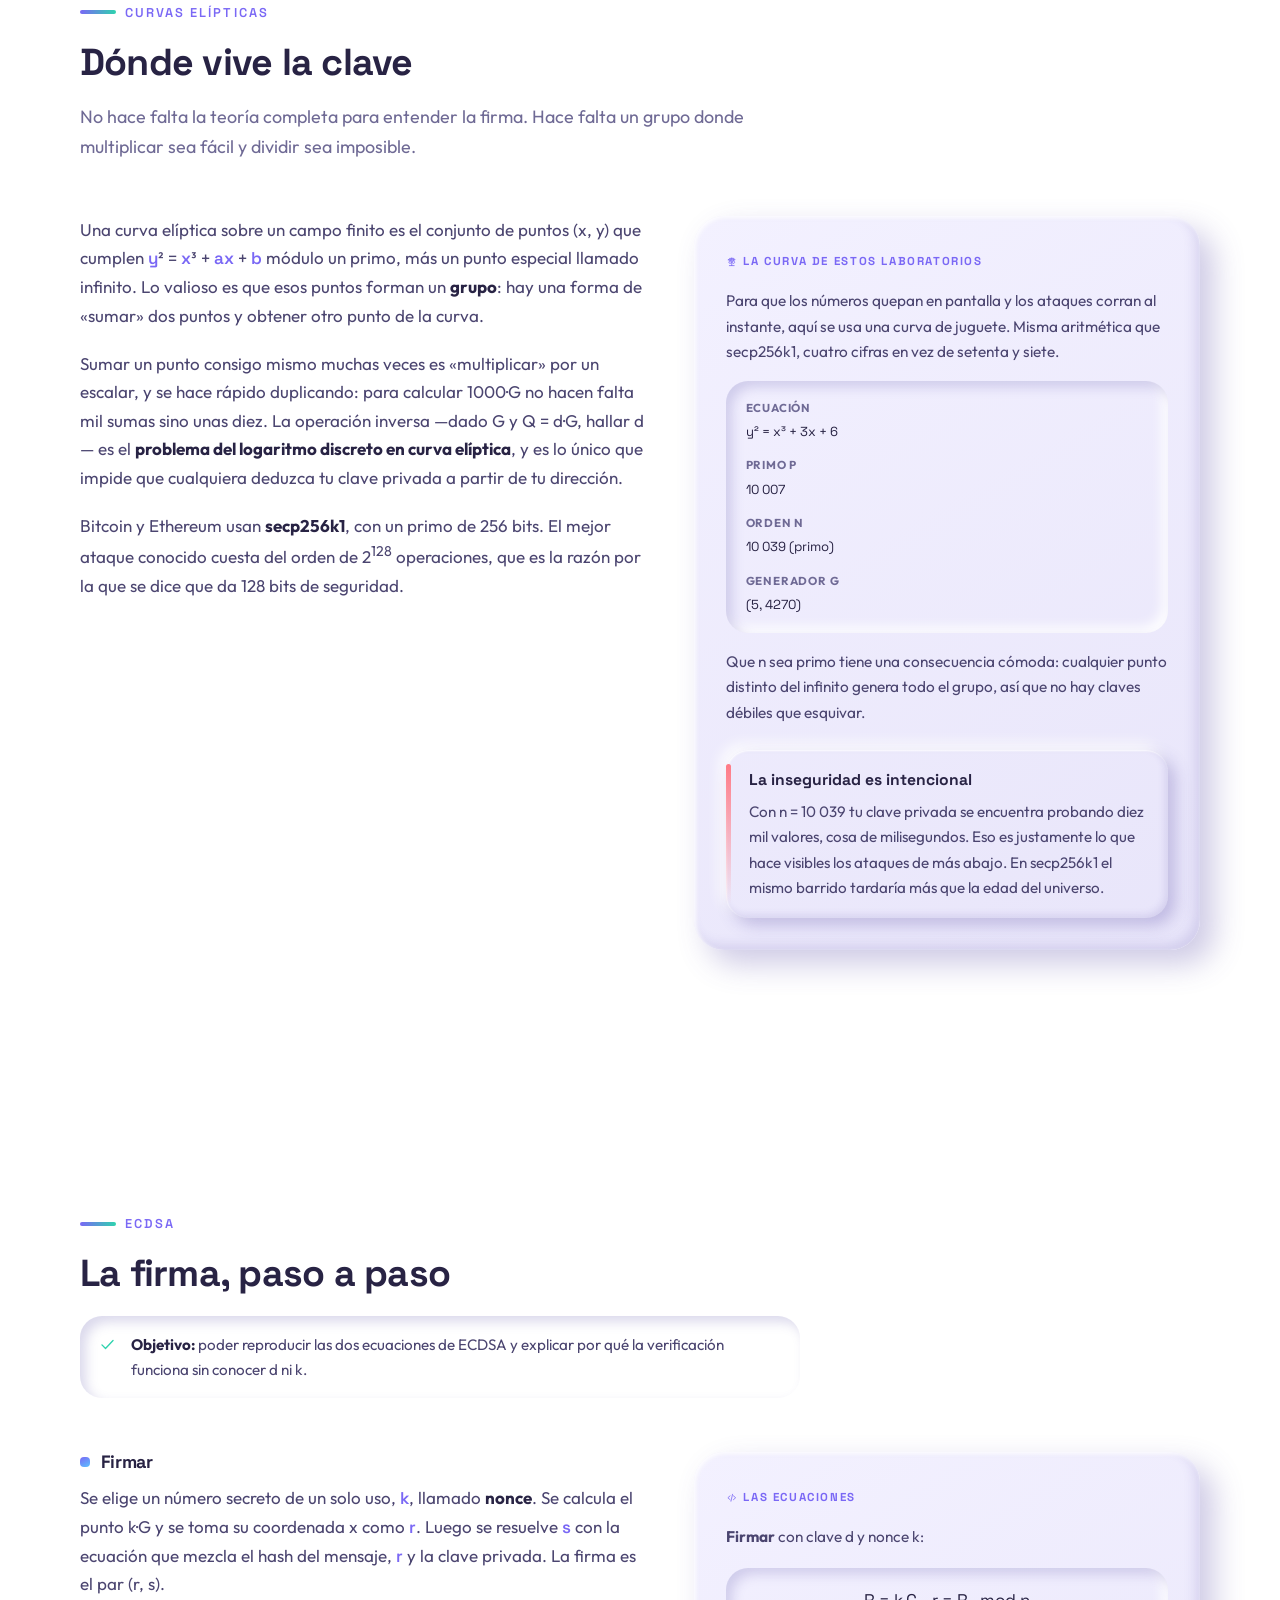
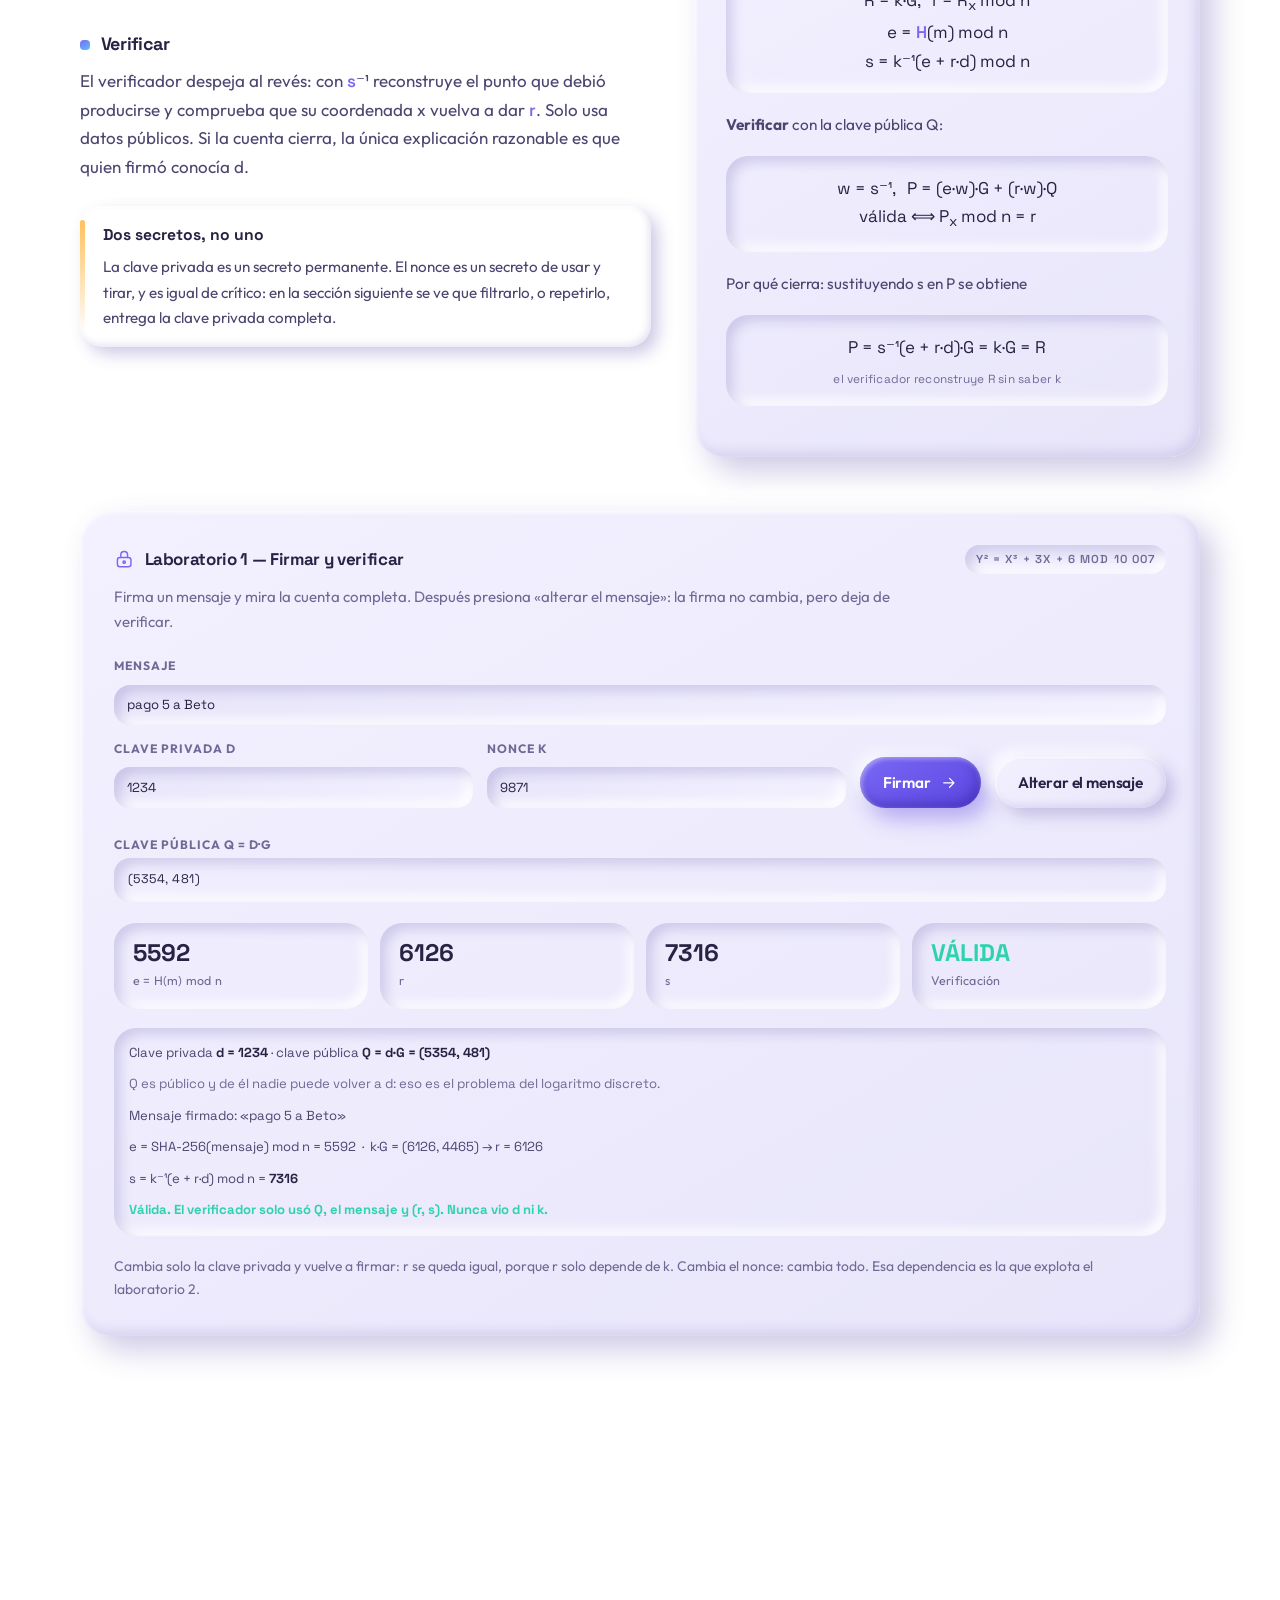
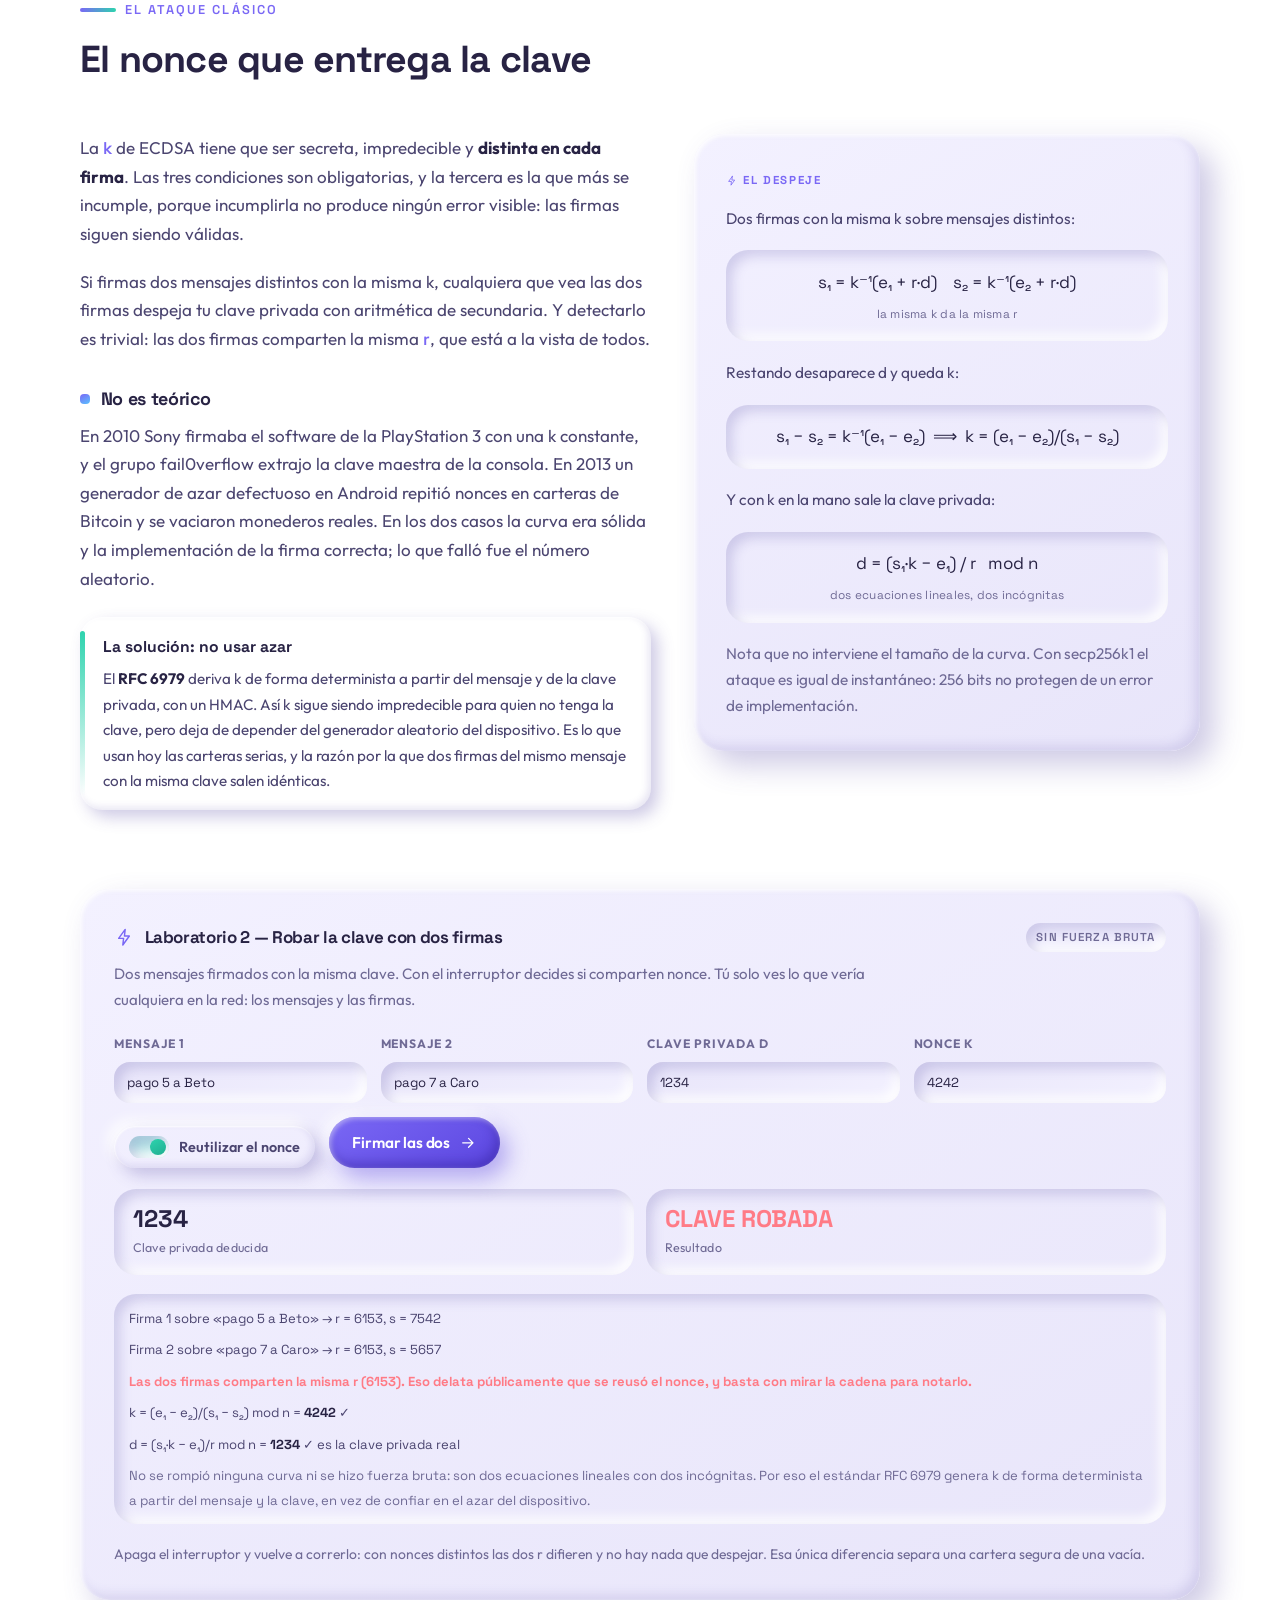
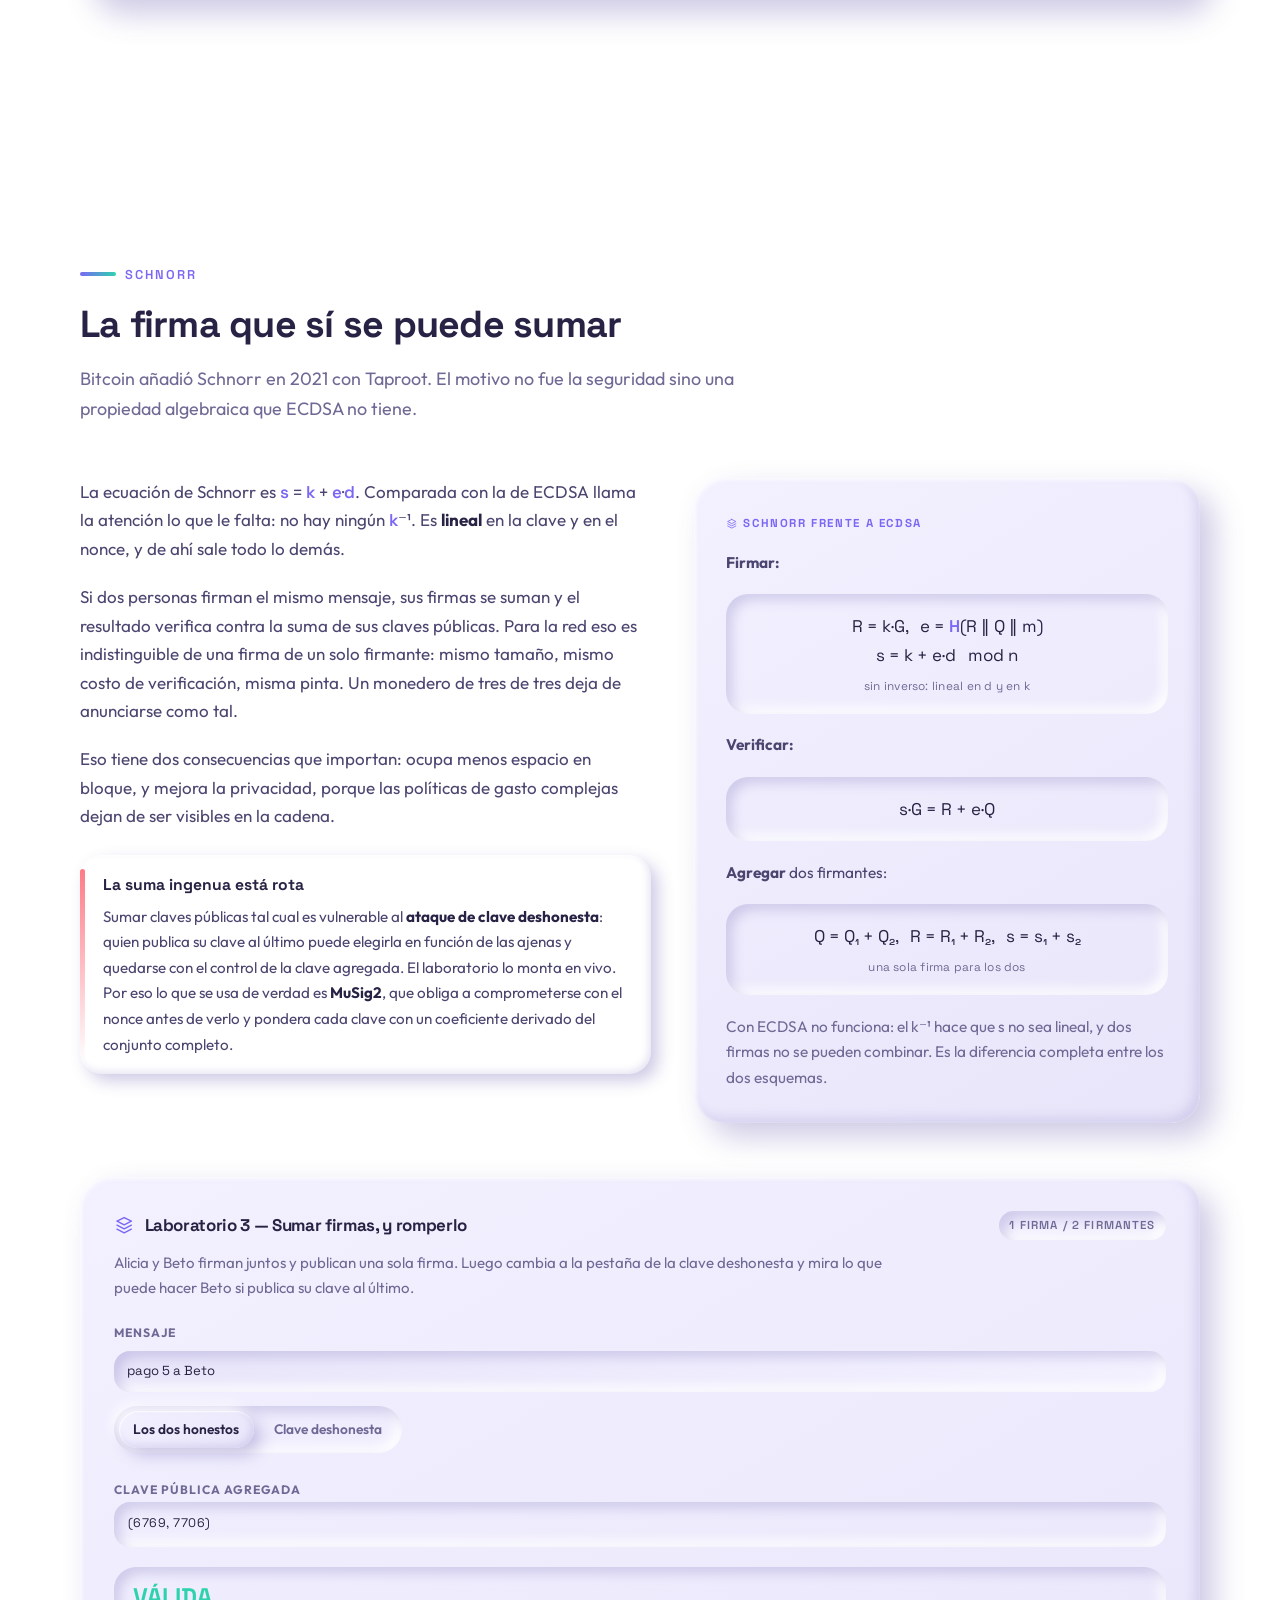
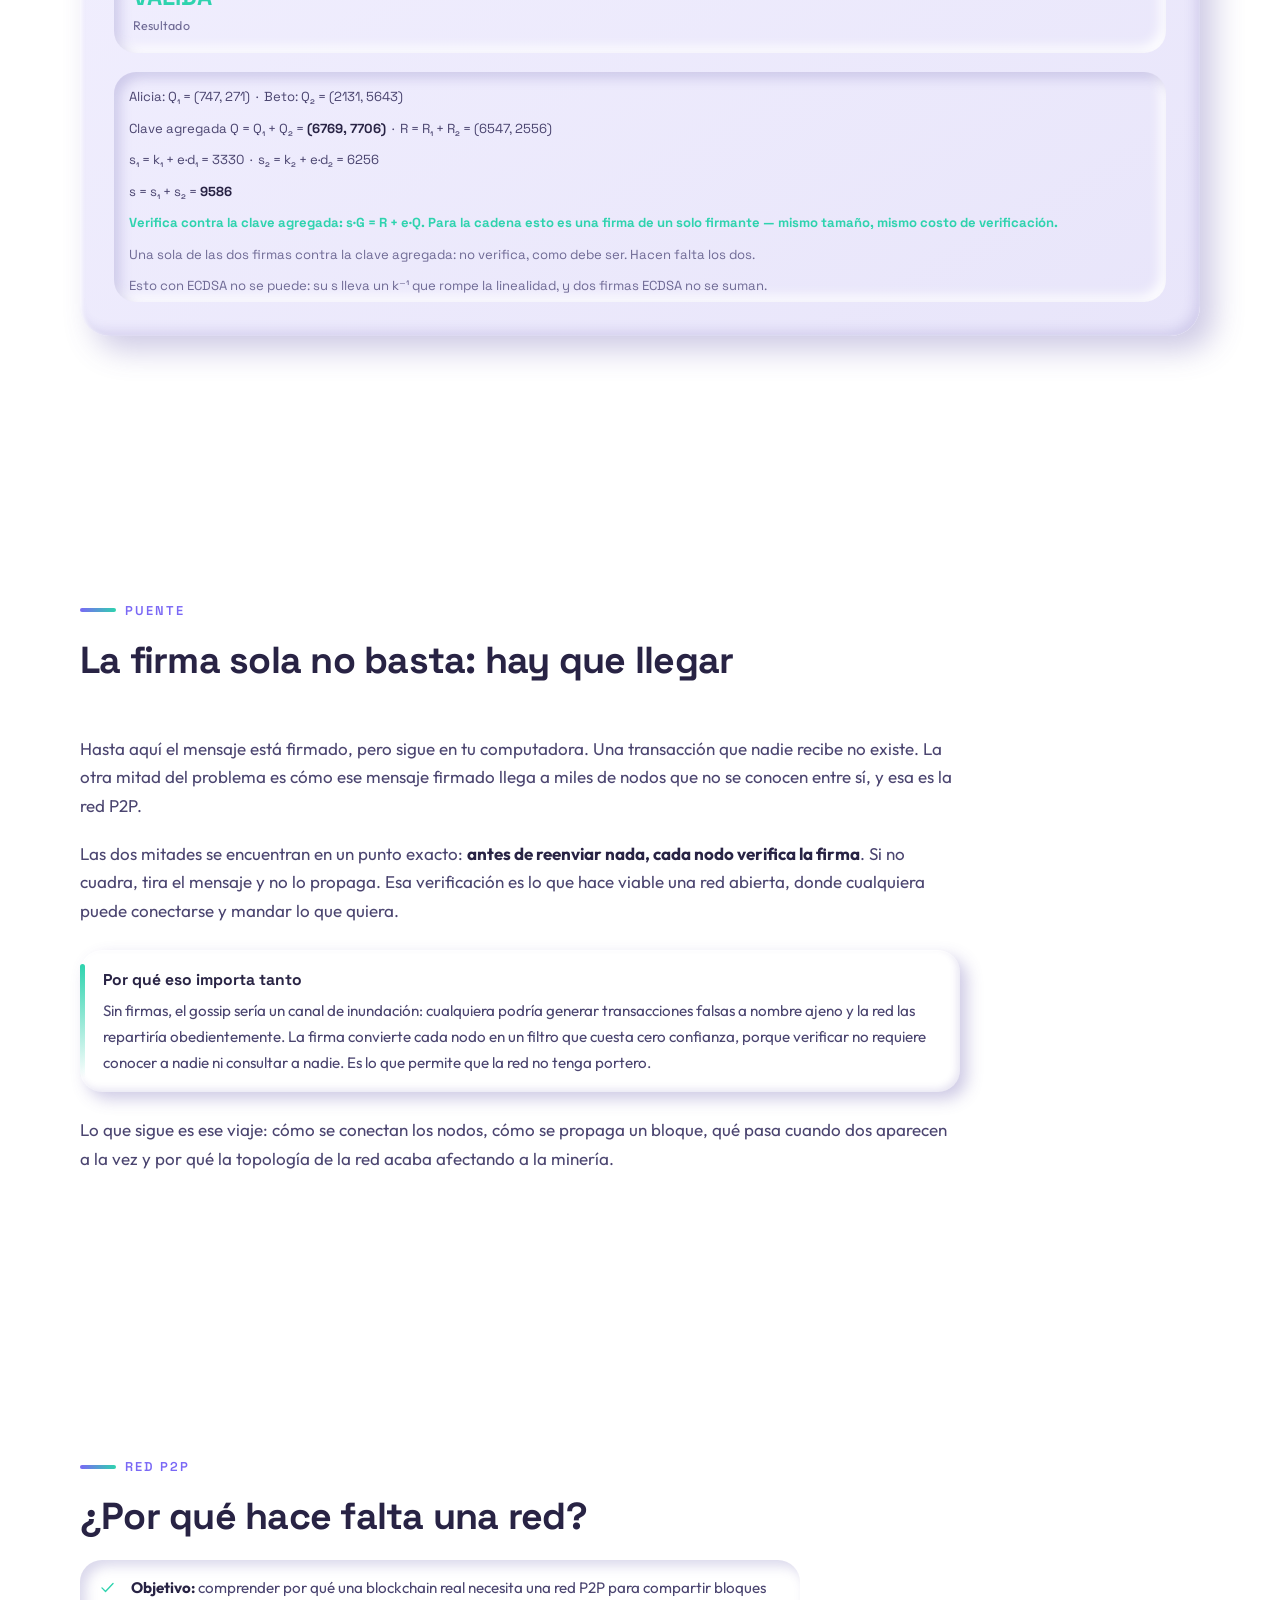
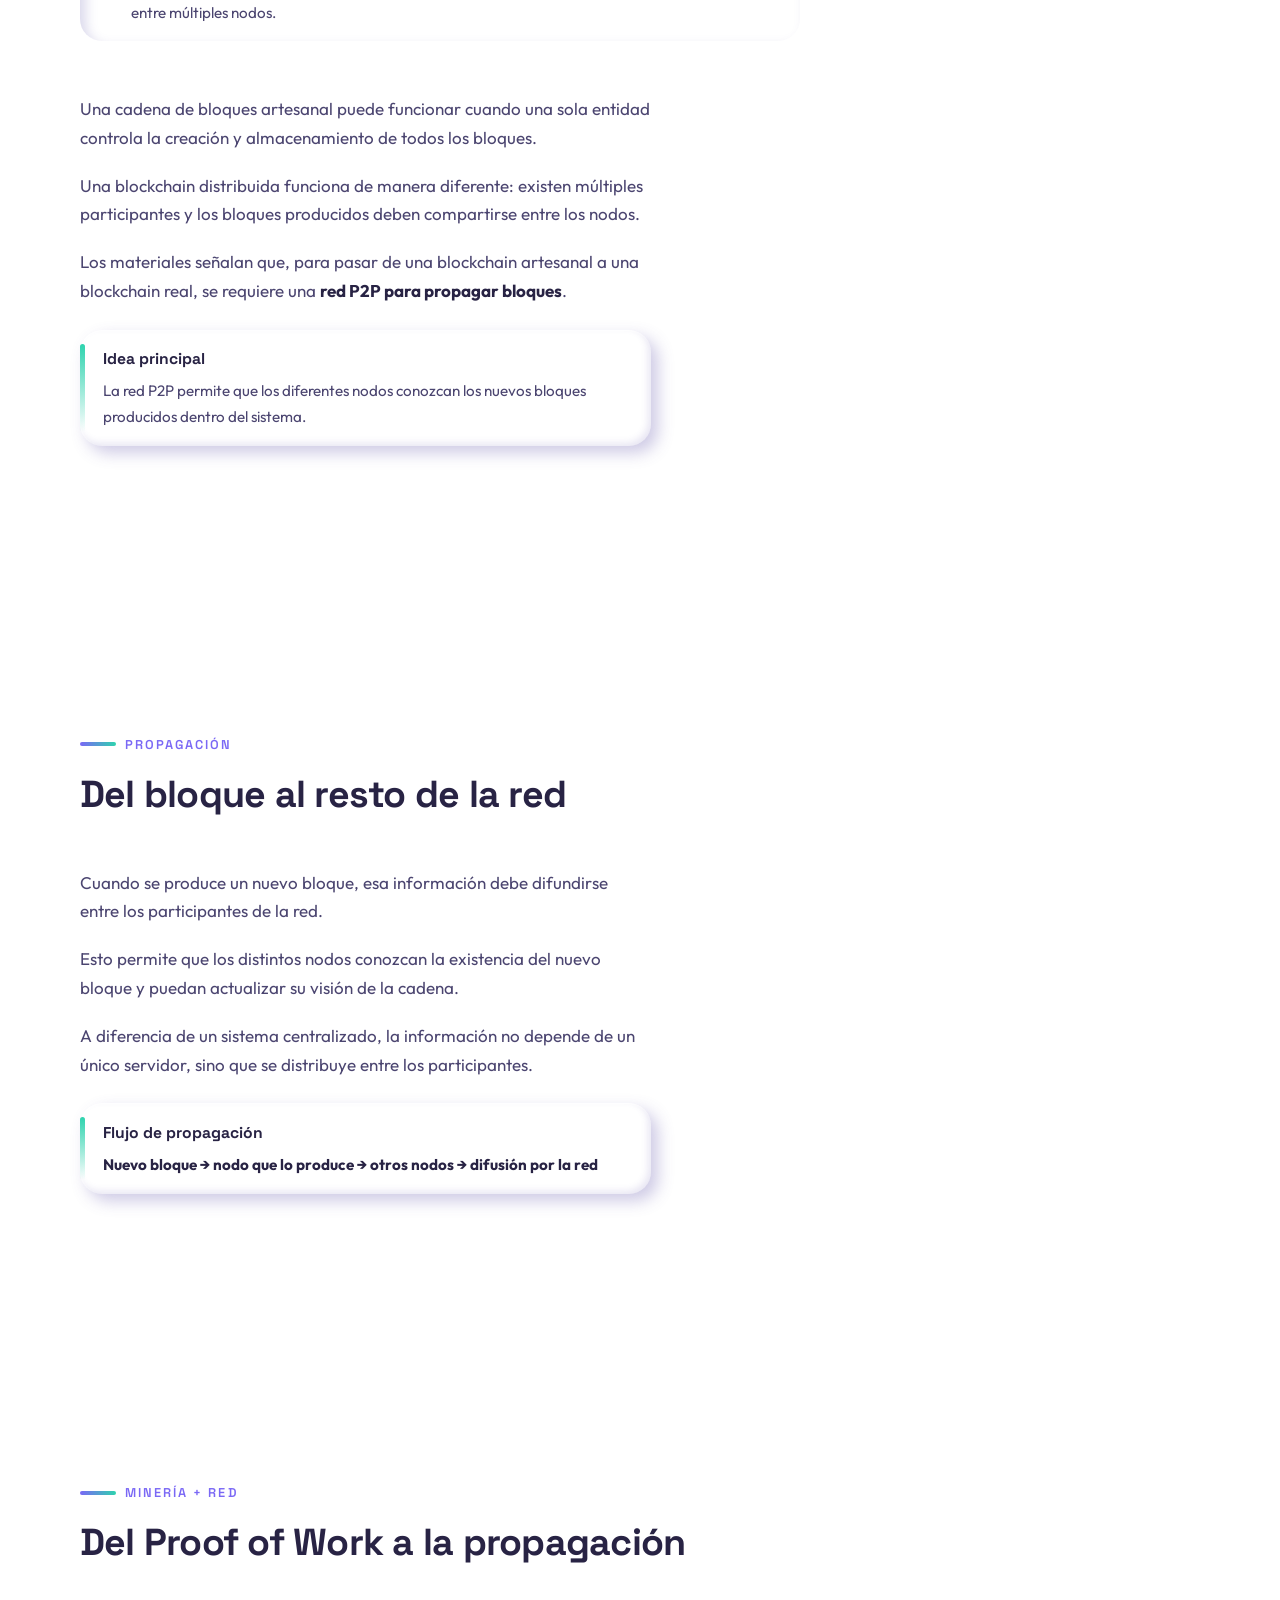
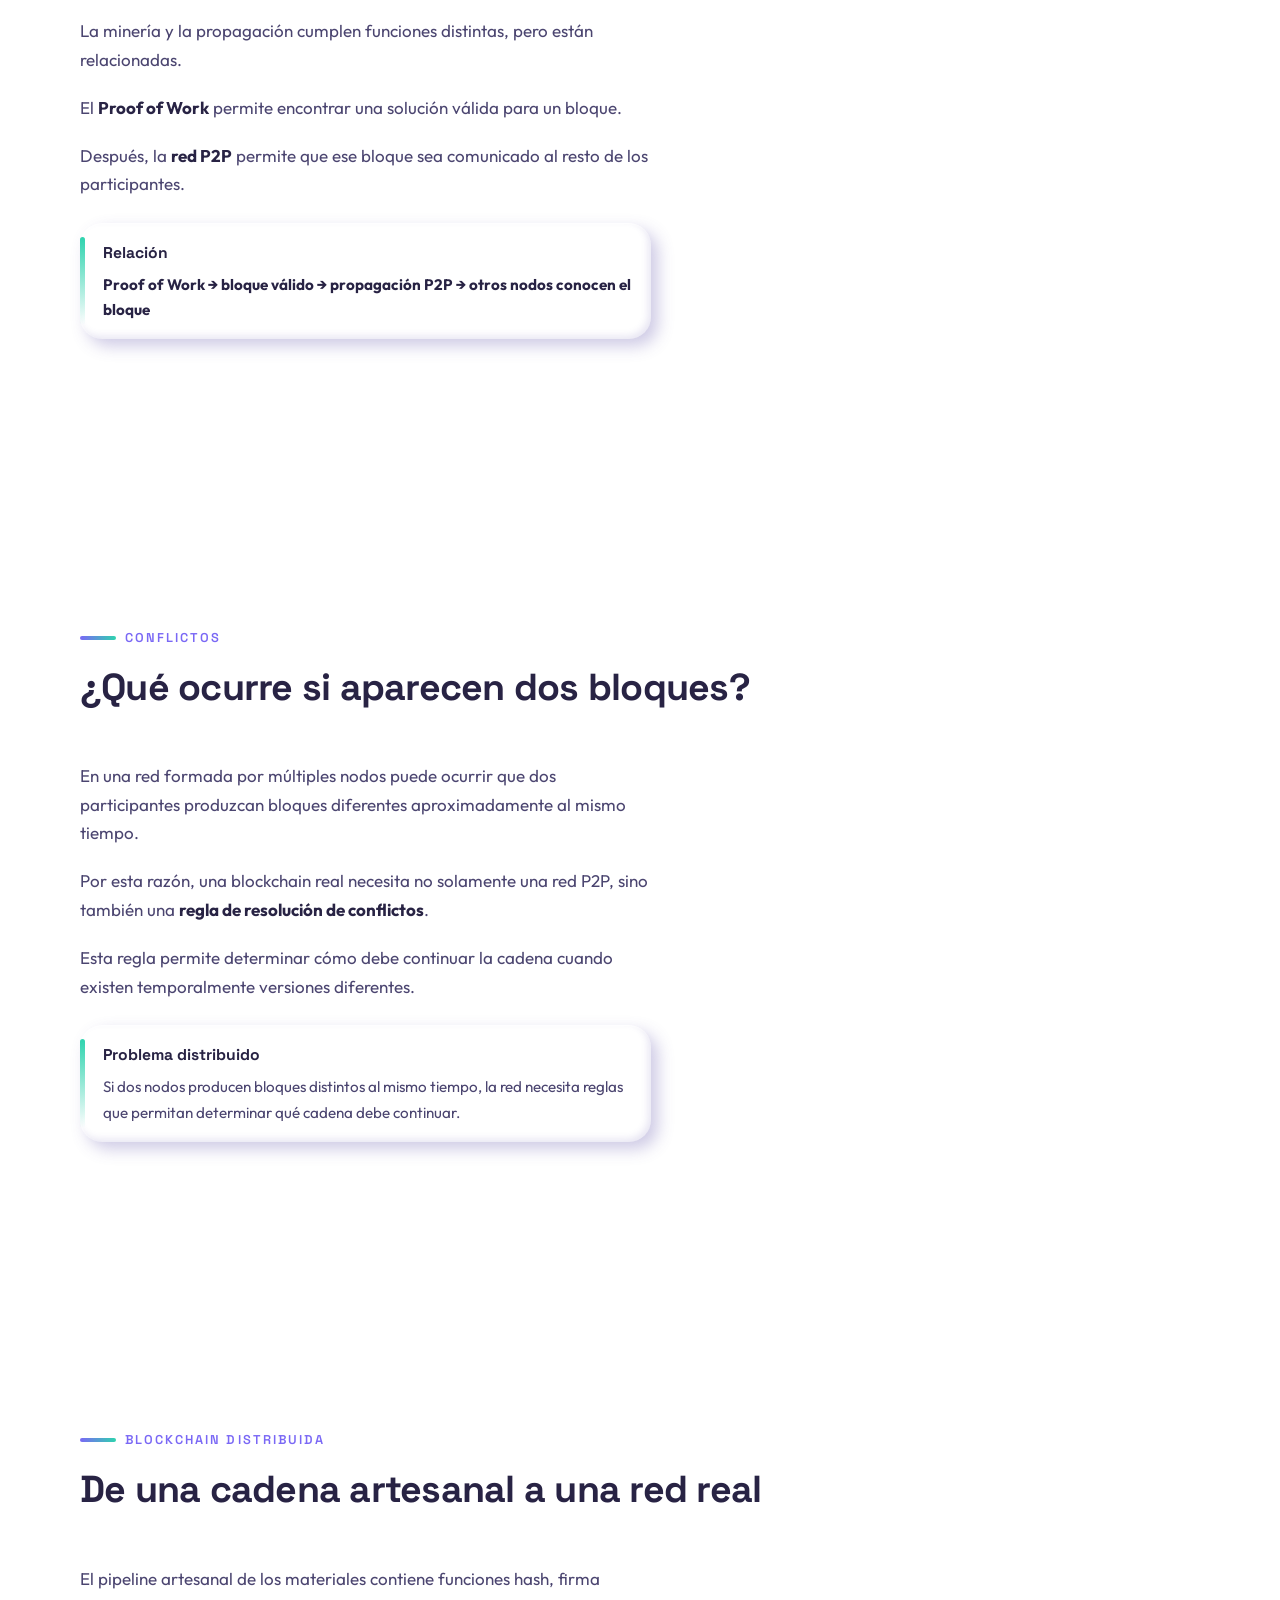
<file: temas/firma-digital.html>
<!DOCTYPE html>
<html lang="es">
<head>
<meta charset="UTF-8">
<meta name="viewport" content="width=device-width, initial-scale=1">
<title>Firma digital y red P2P — ChainNotes</title>
<meta
  name="description"
  content="Apunte: firma digital y red P2P. Autenticidad e integridad, esquemas de firma y EUF-CMA, hash-then-sign, curvas elípticas, ECDSA paso a paso, el ataque del nonce repetido, Schnorr y multifirma; y después el viaje del mensaje firmado por la red. Con tres laboratorios interactivos.">
<link rel="icon" href="../assets/favicon.svg" type="image/svg+xml">
<link rel="preconnect" href="https://fonts.googleapis.com">
<link rel="preconnect" href="https://fonts.gstatic.com" crossorigin>
<link href="https://fonts.googleapis.com/css2?family=Outfit:wght@300;400;500;600;700;800&family=Space+Grotesk:wght@400;500;600;700&display=swap" rel="stylesheet">
<link rel="stylesheet" href="../assets/css/styles.css">
<link rel="stylesheet" href="../assets/css/apuntes.css?v=7">
</head>
<body>

<!-- ============ SPRITE DE ICONOS ============ -->
<svg class="sprite" aria-hidden="true" focusable="false" xmlns="http://www.w3.org/2000/svg">
  <symbol id="i-cube" viewBox="0 0 24 24"><path d="M12 2.5 20.5 7v10L12 21.5 3.5 17V7L12 2.5Z"/><path d="M3.7 7 12 11.7 20.3 7M12 11.7V21.4"/></symbol>
  <symbol id="i-lock" viewBox="0 0 24 24"><rect x="4" y="10" width="16" height="11" rx="3"/><path d="M8 10V7a4 4 0 0 1 8 0v3"/><circle cx="12" cy="15.5" r="1.4"/></symbol>
  <symbol id="i-nodes" viewBox="0 0 24 24"><circle cx="12" cy="4.5" r="2.5"/><circle cx="4.8" cy="18" r="2.5"/><circle cx="19.2" cy="18" r="2.5"/><path d="M10.6 6.7 6.2 15.8M13.4 6.7l4.4 9.1M7.3 18h9.4"/></symbol>
  <symbol id="i-bitcoin" viewBox="0 0 24 24"><circle cx="12" cy="12" r="9"/><path d="M9.5 7.8h4.1a2.2 2.2 0 0 1 0 4.4H9.5m0 0h4.6a2.2 2.2 0 0 1 0 4.4H9.5m0-8.8v8.8M11 5.6v2.2m0 8.4v2.2m2.6-12.8v2.2m0 8.4v2.2"/></symbol>
  <symbol id="i-eth" viewBox="0 0 24 24"><path d="M12 2.5 5.5 13 12 16.8 18.5 13 12 2.5Z"/><path d="m5.5 14.6 6.5 6.9 6.5-6.9L12 18.4 5.5 14.6Z"/></symbol>
  <symbol id="i-code" viewBox="0 0 24 24"><path d="m8.5 8-4.6 4 4.6 4M15.5 8l4.6 4-4.6 4M13.6 4.8 10.4 19.2"/></symbol>
  <symbol id="i-token" viewBox="0 0 24 24"><circle cx="9" cy="9" r="5.2"/><path d="M13.9 6.6A5.2 5.2 0 1 1 11 18.7"/><path d="M9 6.6v4.8"/></symbol>
  <symbol id="i-defi" viewBox="0 0 24 24"><path d="M3.5 19.5h17M6 19.5v-6M11 19.5V8M16 19.5v-9"/><path d="m5 10 5.6-5.2 4 2.6 4.6-4.1"/></symbol>
  <symbol id="i-layers" viewBox="0 0 24 24"><path d="m12 3 8.5 4.3L12 11.6 3.5 7.3 12 3Z"/><path d="m3.5 12 8.5 4.3 8.5-4.3M3.5 16.7 12 21l8.5-4.3"/></symbol>
  <symbol id="i-shield" viewBox="0 0 24 24"><path d="M12 2.8 19.5 6v6.1c0 4.2-3 7.5-7.5 9.1-4.5-1.6-7.5-4.9-7.5-9.1V6L12 2.8Z"/><path d="m8.8 12 2.3 2.4 4.1-4.6"/></symbol>
  <symbol id="i-globe" viewBox="0 0 24 24"><circle cx="12" cy="12" r="9"/><path d="M3.3 9.8h17.4M3.3 14.2h17.4"/><path d="M12 3c-2.6 2.6-3.9 5.6-3.9 9s1.3 6.4 3.9 9c2.6-2.6 3.9-5.6 3.9-9S14.6 5.6 12 3Z"/></symbol>
  <symbol id="i-scale" viewBox="0 0 24 24"><path d="M12 4v16M7 20h10M5 8h14l-2.5-3h-9L5 8Z"/><path d="M8.5 8 6 13.5a2.6 2.6 0 0 0 5 0L8.5 8ZM15.5 8 13 13.5a2.6 2.6 0 0 0 5 0L15.5 8Z"/></symbol>
  <symbol id="i-bolt" viewBox="0 0 24 24"><path d="M13.2 2.8 5.5 13.4h5.8l-.9 7.8 7.7-10.6h-5.8l.9-7.8Z"/></symbol>
  <symbol id="i-download" viewBox="0 0 24 24"><path d="M12 3.5v11M7.5 10.5 12 15l4.5-4.5"/><path d="M4.5 16.5v2a2 2 0 0 0 2 2h11a2 2 0 0 0 2-2v-2"/></symbol>
  <symbol id="i-arrow" viewBox="0 0 24 24"><path d="M5 12h14M13 6l6 6-6 6"/></symbol>
  <symbol id="i-check" viewBox="0 0 24 24"><path d="m5 12.5 4.5 4.5L19 7"/></symbol>
  <symbol id="i-github" viewBox="0 0 24 24"><path d="M12 2.6a9.4 9.4 0 0 0-3 18.3c.5.1.6-.2.6-.5v-1.7c-2.6.6-3.2-1.2-3.2-1.2-.4-1.1-1-1.4-1-1.4-.9-.6.1-.6.1-.6 1 .1 1.5 1 1.5 1 .9 1.5 2.3 1.1 2.9.8.1-.6.3-1.1.6-1.3-2.1-.2-4.3-1-4.3-4.6 0-1 .4-1.9 1-2.5-.1-.3-.4-1.3.1-2.6 0 0 .8-.3 2.6 1a9 9 0 0 1 4.7 0c1.8-1.3 2.6-1 2.6-1 .5 1.3.2 2.3.1 2.6.6.6 1 1.5 1 2.5 0 3.6-2.2 4.4-4.3 4.6.3.3.6.9.6 1.8v2.7c0 .3.2.6.7.5A9.4 9.4 0 0 0 12 2.6Z"/></symbol>
  <symbol id="i-link" viewBox="0 0 24 24"><path d="M10.5 13.5a3.5 3.5 0 0 0 5 0l3-3a3.5 3.5 0 0 0-5-5l-1.5 1.5"/><path d="M13.5 10.5a3.5 3.5 0 0 0-5 0l-3 3a3.5 3.5 0 0 0 5 5L12 17"/></symbol>
  <symbol id="i-mail" viewBox="0 0 24 24"><rect x="3" y="5.5" width="18" height="13" rx="3"/><path d="m4 8 7.1 4.6a1.7 1.7 0 0 0 1.8 0L20 8"/></symbol>
  <symbol id="i-sun" viewBox="0 0 24 24"><circle cx="12" cy="12" r="4"/><path d="M12 2.8v2.4M12 18.8v2.4M4.3 4.3l1.7 1.7M18 18l1.7 1.7M2.8 12h2.4M18.8 12h2.4M4.3 19.7 6 18M18 6l1.7-1.7"/></symbol>
  <symbol id="i-moon" viewBox="0 0 24 24"><path d="M20 14.4A8.2 8.2 0 0 1 9.6 4 8.5 8.5 0 1 0 20 14.4Z"/></symbol>
</svg>

<div class="scroll-progress" aria-hidden="true"><span id="progressBar"></span></div>
<a class="skip-link" href="#autorizacion">Saltar al contenido</a>

<!-- ============ HEADER ============ -->
<header class="header" id="header">
  <div class="container header__inner">
    <a class="brand" href="../index.html" aria-label="ChainNotes, ir al inicio">
      <span class="brand__mark" aria-hidden="true"><svg viewBox="0 0 24 24"><use href="#i-cube"/></svg></span>
      <span class="brand__text">Chain<em>Notes</em></span>
    </a>

<nav class="nav" id="nav" aria-label="Navegación principal">
    <ul class="nav__list">
      <li><a class="nav__link" href="../index.html">Inicio</a></li>
      <li><a class="nav__link is-active" href="#autorizacion">Firma</a></li>
      <li><a class="nav__link" href="#ecdsa">ECDSA</a></li>
      <li><a class="nav__link" href="#schnorr">Schnorr</a></li>
      <li><a class="nav__link" href="#p2p">Red P2P</a></li>
      <li><a class="nav__link" href="#ejercicios">Ejercicios</a></li>
      <li><a class="nav__link" href="#quiz">Quiz</a></li>
      </ul>
      <p class="toc__pdf">
        <svg viewBox="0 0 24 24" aria-hidden="true"><use href="#i-download"/></svg>
        <span>¿Prefieres leerlo en papel? Este apunte también está en
        <a href="../latex/firma-digital.pdf" target="_blank" rel="noopener">versión LaTeX (PDF)</a>,
        con los ejemplos de ECDSA resueltos a mano y las soluciones de los ejercicios.</span>
      </p>
    </nav>

    <div class="header__actions">
      <button class="clay-btn clay-btn--icon" id="themeToggle" type="button" aria-label="Cambiar tema" title="Cambiar tema">
        <svg class="ico-sun" viewBox="0 0 24 24"><use href="#i-sun"/></svg>
        <svg class="ico-moon" viewBox="0 0 24 24"><use href="#i-moon"/></svg>
      </button>
      <a class="clay-btn clay-btn--primary header__cta" href="#autorizacion">
        Leer el apunte <svg viewBox="0 0 24 24"><use href="#i-arrow"/></svg>
      </a>
      <button class="burger" id="burger" type="button" aria-label="Abrir menú" aria-expanded="false" aria-controls="nav">
        <span></span><span></span><span></span>
      </button>
    </div>
  </div>
</header>

<main>

  <!-- ============ HERO ============ -->
  <!-- ============ CABECERA DEL TEMA ============ -->
<section class="topic-hero" id="inicio">

  <div class="blobs" aria-hidden="true">
    <span class="blob blob--1" data-parallax="0.16"></span>
    <span class="blob blob--2" data-parallax="-0.10"></span>
    <span class="blob blob--3" data-parallax="0.07"></span>
    <span class="blob blob--4" data-parallax="-0.05"></span>
  </div>


  <div class="container topic-hero__inner">

    <div>

      <nav class="crumbs anim" style="--d:0ms" aria-label="Ruta de navegación">

        <a href="../index.html">Apuntes</a>

        <svg viewBox="0 0 24 24" aria-hidden="true">
          <use href="#i-arrow"/>
        </svg>

        <a href="../index.html#temas">Temario</a>

        <svg viewBox="0 0 24 24" aria-hidden="true">
          <use href="#i-arrow"/>
        </svg>

        <span>03 · Firma digital y red P2P</span>

      </nav>


      <span class="badge anim" style="--d:60ms">
        <span class="badge__dot"></span>
        Módulo 03 · Criptografía y redes
      </span>


      <h1 class="topic-hero__title anim" style="--d:120ms">
        La <span class="grad">firma digital</span><br>
        y el viaje del mensaje <span class="underlined">firmado</span>
      </h1>


      <p class="topic-hero__lead anim" style="--d:200ms">
        Un nodo recibe una transacción de alguien a quien no conoce y tiene que decidir
        solo, en milisegundos, si de verdad la autorizó quien dice. Eso lo resuelve la firma
        digital. Pero una transacción que nadie recibe tampoco existe, así que la otra mitad
        del problema es cómo ese mensaje firmado llega a toda la red. Las dos mitades se
        encuentran en un punto: antes de reenviar nada, cada nodo verifica la firma.
      </p>


      <ul class="topic-hero__meta anim" style="--d:280ms">

        <li><svg viewBox="0 0 24 24"><use href="#i-lock"/></svg> ECDSA</li>
        <li><svg viewBox="0 0 24 24"><use href="#i-layers"/></svg> Schnorr</li>
        <li><svg viewBox="0 0 24 24"><use href="#i-nodes"/></svg> Red P2P</li>
        <li><svg viewBox="0 0 24 24"><use href="#i-code"/></svg> 3 laboratorios</li>

      </ul>

    </div>

  </div>


  <!-- ============ ÍNDICE ============ -->
  <div class="container">

    <nav class="clay-card toc reveal" aria-label="Contenido del apunte">

      <h2>Contenido del apunte</h2>

      <ul class="toc__list">
        <li><a href="#autorizacion"><span class="toc__n">01</span> ¿Quién autorizó esto?</a></li>
        <li><a href="#esquema"><span class="toc__n">02</span> Qué es un esquema de firma</a></li>
        <li><a href="#hash-sign"><span class="toc__n">03</span> Se firma el hash, no el documento</a></li>
        <li><a href="#curva"><span class="toc__n">04</span> Dónde vive la clave</a></li>
        <li><a href="#ecdsa"><span class="toc__n">05</span> ECDSA paso a paso</a></li>
        <li><a href="#nonce-k"><span class="toc__n">06</span> El nonce que entrega la clave</a></li>
        <li><a href="#schnorr"><span class="toc__n">07</span> Schnorr y la multifirma</a></li>
        <li><a href="#de-la-firma-a-la-red"><span class="toc__n">08</span> De la firma a la red</a></li>
        <li><a href="#p2p"><span class="toc__n">09</span> Por qué hace falta una red P2P</a></li>
        <li><a href="#propagacion"><span class="toc__n">10</span> Cómo se propaga un bloque</a></li>
        <li><a href="#mineria-red"><span class="toc__n">11</span> Relación entre minería y red</a></li>
        <li><a href="#conflictos"><span class="toc__n">12</span> Qué ocurre si aparecen dos bloques</a></li>
        <li><a href="#blockchain-real"><span class="toc__n">13</span> De cadena artesanal a red distribuida</a></li>
        <li><a href="#resumen"><span class="toc__n">14</span> Síntesis</a></li>
        <li><a href="#ejercicios"><span class="toc__n">15</span> Ejercicios</a></li>
        <li><a href="#fuentes"><span class="toc__n">16</span> Fuentes</a></li>
        <li><a href="#quiz"><span class="toc__n">17</span> Quiz</a></li>
      </ul>

    </nav>

  </div>

</section>


  <!-- ============ 01 · QUIÉN AUTORIZA ============ -->
  <section class="section note" id="autorizacion">
    <div class="container">
      <header class="note__head reveal">
        <span class="eyebrow"><span class="eyebrow__line"></span> Firma digital</span>
        <h2 class="section__title">¿Quién autorizó esto?</h2>
        <div class="goal">
          <svg viewBox="0 0 24 24" aria-hidden="true"><use href="#i-check"/></svg>
          <p style="margin:0"><strong>Objetivo:</strong> separar tres garantías que se suelen
          confundir —autenticidad, integridad y no repudio— y ver por qué ninguna se consigue
          con una contraseña.</p>
        </div>
      </header>

      <div class="note__grid">
        <div class="note__body reveal">
          <p>
            Una transacción llega a un nodo que no conoce a nadie y no puede preguntarle a nadie.
            Tiene que decidir, él solo y en milisegundos, si ese mensaje lo autorizó quien dice
            haberlo autorizado. No hay servidor central al que consultar, ni sesión iniciada, ni
            soporte técnico.
          </p>
          <p>
            Una contraseña no sirve aquí. Para comprobar una contraseña hay que conocerla, y
            entonces quien la comprueba también puede usarla. En una red abierta eso significa
            darle tu secreto a miles de desconocidos.
          </p>
          <p>
            La firma digital resuelve exactamente esa asimetría: <strong>firmar requiere un
            secreto, verificar no requiere ninguno</strong>. Cualquiera puede comprobar la firma
            y nadie, ni el que la comprueba, aprende nada que le permita falsificarla.
          </p>
          <div class="callout callout--key">
            <span class="callout__title">Tres garantías distintas</span>
            <strong>Autenticidad:</strong> el mensaje viene de quien dice.
            <strong>Integridad:</strong> no fue alterado desde que se firmó.
            <strong>No repudio:</strong> el firmante no puede negar después que fue él. Las tres
            salen de la misma operación, pero conviene no mezclarlas: un hash solo da integridad,
            y un MAC da autenticidad e integridad pero no repudio, porque quien verifica también
            podría haberlo generado.
          </div>
        </div>

        <aside class="clay-card formal reveal" style="--d:80ms">
          <span class="formal__tag"><svg viewBox="0 0 24 24" style="width:1em;height:1em"><use href="#i-lock"/></svg> La asimetría</span>
          <p>Un secreto que no se comparte, y un dato público derivado de él:</p>
          <span class="eq">
            d ∈ {1, …, n−1} &nbsp;secreta &nbsp;·&nbsp; Q = d·G &nbsp;pública
            <small>calcular Q desde d es barato; volver es el problema difícil</small>
          </span>
          <p>Y dos algoritmos con permisos opuestos:</p>
          <span class="eq">
            Firmar(d, m) → σ &nbsp;·&nbsp; Verificar(Q, m, σ) → sí / no
            <small>solo el primero necesita el secreto</small>
          </span>
          <p class="lab__note" style="margin-top:1.1rem">
            En Bitcoin la dirección a la que te pagan es, en esencia, un hash de Q. La condición
            de gasto de un UTXO dice «quien pueda firmar para esta Q».
          </p>
        </aside>
      </div>
    </div>
  </section>


  <!-- ============ 02 · EL ESQUEMA ============ -->
  <section class="section note" id="esquema">
    <div class="container">
      <header class="note__head reveal">
        <span class="eyebrow"><span class="eyebrow__line"></span> Definición</span>
        <h2 class="section__title">Qué es exactamente un esquema de firma</h2>
      </header>

      <div class="note__grid">
        <div class="note__body reveal">
          <p>
            Un esquema de firma son tres algoritmos. <strong>Generar</strong> produce el par
            (d, Q) a partir de azar. <strong>Firmar</strong> toma la clave privada y un mensaje y
            devuelve una firma. <strong>Verificar</strong> toma la clave pública, el mensaje y la
            firma, y responde sí o no.
          </p>
          <p>
            Que funcione cuando todos son honestos es lo fácil, y se llama <em>correctitud</em>.
            Lo interesante es qué significa que sea seguro, y la definición estándar es más dura
            de lo que uno esperaría.
          </p>
          <h3>Infalsificable, y bajo las peores condiciones</h3>
          <p>
            El modelo se llama <strong>EUF-CMA</strong>, infalsificabilidad existencial bajo
            ataque de mensaje elegido. Al adversario se le concede mucho: conoce Q, y puede pedir
            la firma de todos los mensajes que quiera, elegidos por él, incluso adaptándolos
            según lo que vaya viendo.
          </p>
          <p>
            Gana si produce una firma válida de <strong>cualquier</strong> mensaje que no haya
            pedido. No hace falta que el mensaje sea útil ni que signifique algo: basta con uno.
            Esa exigencia tan estricta es deliberada, porque en un sistema real el adversario
            elige qué le conviene falsificar.
          </p>
        </div>

        <aside class="clay-card formal reveal" style="--d:80ms">
          <span class="formal__tag"><svg viewBox="0 0 24 24" style="width:1em;height:1em"><use href="#i-code"/></svg> Los tres algoritmos</span>
          <span class="eq">
            Gen(1<sup>λ</sup>) → (d, Q)
            <small>λ es el parámetro de seguridad</small>
          </span>
          <span class="eq">
            Firmar(d, m) → σ &nbsp;&nbsp; Verificar(Q, m, σ) → {0, 1}
          </span>
          <p><strong>Correctitud:</strong> una firma honesta siempre verifica.</p>
          <span class="eq">
            Verificar(Q, m, Firmar(d, m)) = 1 &nbsp; ∀m
          </span>
          <p><strong>Seguridad (EUF-CMA):</strong> con acceso a un oráculo de firma, ninguna
            falsificación nueva es viable.</p>
          <span class="eq">
            Pr[ Verificar(Q, m*, σ*) = 1 ∧ m* ∉ Q<sub>firmadas</sub> ] ≤ negl(λ)
          </span>
          <div class="callout callout--note" style="margin-bottom:0">
            <span class="callout__title">Lo que no cubre</span>
            EUF-CMA no promete que la firma sea única, ni que no se pueda transformar en otra
            firma válida del <em>mismo</em> mensaje. Esa propiedad extra se llama maleabilidad, y
            en Bitcoin costó cara: por eso existe SegWit, que sacó la firma del cálculo del txid.
          </div>
        </aside>
      </div>
    </div>
  </section>


  <!-- ============ 03 · HASH-THEN-SIGN ============ -->
  <section class="section note" id="hash-sign">
    <div class="container">
      <header class="note__head reveal">
        <span class="eyebrow"><span class="eyebrow__line"></span> Puente con el módulo 01</span>
        <h2 class="section__title">Nadie firma un documento: firma su hash</h2>
      </header>

      <div class="note__grid">
        <div class="note__body reveal">
          <p>
            Las firmas sobre curvas operan con números menores que n, no con textos de longitud
            arbitraria. Así que lo que se firma nunca es el mensaje: es <var>H</var>(m). A eso se
            le llama <strong>hash-then-sign</strong>, y además de resolver el tamaño, hace la
            firma más rápida y permite firmar sin ver el documento completo.
          </p>
          <p>
            Pero amarra la seguridad de la firma a la del hash, y el amarre es exacto. Si alguien
            encuentra una colisión —dos mensajes distintos con el mismo hash— puede pedirte que
            firmes el inocuo y quedarse con una firma válida sobre el fraudulento.
          </p>
          <div class="callout callout--warn">
            <span class="callout__title">La clave privada nunca se compromete</span>
            Y aun así la firma es falsificable. Ese es el punto fino: no se rompió la curva, no se
            filtró d, no hubo fuerza bruta. Se rompió la resistencia a colisión del hash, y la
            firma cayó con ella. Es la consecuencia exacta de perder esa propiedad, y está
            desarrollada en el apunte de funciones hash.
          </div>
          <p>
            Por eso Bitcoin no firma sobre SHA-256 a secas sino sobre doble SHA-256, y por eso la
            migración de SHA-1 fue urgente en cuanto las colisiones se volvieron prácticas en 2017.
          </p>
        </div>

        <aside class="clay-card formal reveal" style="--d:80ms">
          <span class="formal__tag"><svg viewBox="0 0 24 24" style="width:1em;height:1em"><use href="#i-shield"/></svg> Proposición · firma con hash</span>
          <p>
            Sea Σ un esquema seguro frente a falsificación existencial con mensaje elegido, y
            Σ<sub><var>H</var></sub> el esquema <em>hash-then-sign</em> que firma
            <var>H</var>(m) en lugar de m.
          </p>
          <span class="eq">
            Σ<sub><var>H</var></sub> es EUF-CMA &nbsp;⟸&nbsp; Σ es EUF-CMA ∧ <var>H</var> resistente a colisión
            <small>la seguridad del compuesto es la del eslabón más débil</small>
          </span>
          <p>El ataque, cuando falla el hash:</p>
          <span class="eq">
            <var>H</var>(m₁) = <var>H</var>(m₂), m₁ ≠ m₂ &nbsp;⟹&nbsp; σ sobre m₁ vale para m₂
            <small>se firma el pagaré de 10; vale para el de 10 000</small>
          </span>
        </aside>
      </div>
    </div>
  </section>


  <!-- ============ 04 · LA CURVA ============ -->
  <section class="section note" id="curva">
    <div class="container">
      <header class="note__head reveal">
        <span class="eyebrow"><span class="eyebrow__line"></span> Curvas elípticas</span>
        <h2 class="section__title">Dónde vive la clave</h2>
        <p class="section__lead">
          No hace falta la teoría completa para entender la firma. Hace falta un grupo donde
          multiplicar sea fácil y dividir sea imposible.
        </p>
      </header>

      <div class="note__grid">
        <div class="note__body reveal">
          <p>
            Una curva elíptica sobre un campo finito es el conjunto de puntos (x, y) que cumplen
            <var>y</var>² = <var>x</var>³ + <var>ax</var> + <var>b</var> módulo un primo, más un
            punto especial llamado infinito. Lo valioso es que esos puntos forman un
            <strong>grupo</strong>: hay una forma de «sumar» dos puntos y obtener otro punto de la
            curva.
          </p>
          <p>
            Sumar un punto consigo mismo muchas veces es «multiplicar» por un escalar, y se hace
            rápido duplicando: para calcular 1000·G no hacen falta mil sumas sino unas diez. La
            operación inversa —dado G y Q = d·G, hallar d— es el <strong>problema del logaritmo
            discreto en curva elíptica</strong>, y es lo único que impide que cualquiera deduzca
            tu clave privada a partir de tu dirección.
          </p>
          <p>
            Bitcoin y Ethereum usan <strong>secp256k1</strong>, con un primo de 256 bits. El mejor
            ataque conocido cuesta del orden de 2<sup>128</sup> operaciones, que es la razón por la
            que se dice que da 128 bits de seguridad.
          </p>
        </div>

        <aside class="clay-card formal reveal" style="--d:80ms">
          <span class="formal__tag"><svg viewBox="0 0 24 24" style="width:1em;height:1em"><use href="#i-scale"/></svg> La curva de estos laboratorios</span>
          <p>
            Para que los números quepan en pantalla y los ataques corran al instante, aquí se usa
            una curva de juguete. Misma aritmética que secp256k1, cuatro cifras en vez de setenta
            y siete.
          </p>
          <dl class="params" style="margin:0">
            <div><dt>Ecuación</dt><dd>y² = x³ + 3x + 6</dd></div>
            <div><dt>Primo p</dt><dd>10 007</dd></div>
            <div><dt>Orden n</dt><dd>10 039 (primo)</dd></div>
            <div><dt>Generador G</dt><dd>(5, 4270)</dd></div>
          </dl>
          <p style="margin-top:1em">
            Que n sea primo tiene una consecuencia cómoda: cualquier punto distinto del infinito
            genera todo el grupo, así que no hay claves débiles que esquivar.
          </p>
          <div class="callout callout--warn" style="margin-bottom:0">
            <span class="callout__title">La inseguridad es intencional</span>
            Con n = 10 039 tu clave privada se encuentra probando diez mil valores, cosa de
            milisegundos. Eso es justamente lo que hace visibles los ataques de más abajo. En
            secp256k1 el mismo barrido tardaría más que la edad del universo.
          </div>
        </aside>
      </div>
    </div>
  </section>


  <!-- ============ 05 · ECDSA ============ -->
  <section class="section note" id="ecdsa">
    <div class="container">
      <header class="note__head reveal">
        <span class="eyebrow"><span class="eyebrow__line"></span> ECDSA</span>
        <h2 class="section__title">La firma, paso a paso</h2>
        <div class="goal">
          <svg viewBox="0 0 24 24" aria-hidden="true"><use href="#i-check"/></svg>
          <p style="margin:0"><strong>Objetivo:</strong> poder reproducir las dos ecuaciones de
          ECDSA y explicar por qué la verificación funciona sin conocer d ni k.</p>
        </div>
      </header>

      <div class="note__grid">
        <div class="note__body reveal">
          <h3 style="margin-top:0">Firmar</h3>
          <p>
            Se elige un número secreto de un solo uso, <var>k</var>, llamado <strong>nonce</strong>.
            Se calcula el punto k·G y se toma su coordenada x como <var>r</var>. Luego se resuelve
            <var>s</var> con la ecuación que mezcla el hash del mensaje, <var>r</var> y la clave
            privada. La firma es el par (r, s).
          </p>
          <h3>Verificar</h3>
          <p>
            El verificador despeja al revés: con <var>s</var>⁻¹ reconstruye el punto que debió
            producirse y comprueba que su coordenada x vuelva a dar <var>r</var>. Solo usa datos
            públicos. Si la cuenta cierra, la única explicación razonable es que quien firmó
            conocía d.
          </p>
          <div class="callout callout--note">
            <span class="callout__title">Dos secretos, no uno</span>
            La clave privada es un secreto permanente. El nonce es un secreto de usar y tirar, y
            es igual de crítico: en la sección siguiente se ve que filtrarlo, o repetirlo, entrega
            la clave privada completa.
          </div>
        </div>

        <aside class="clay-card formal reveal" style="--d:80ms">
          <span class="formal__tag"><svg viewBox="0 0 24 24" style="width:1em;height:1em"><use href="#i-code"/></svg> Las ecuaciones</span>
          <p><strong>Firmar</strong> con clave d y nonce k:</p>
          <span class="eq">
            R = k·G, &nbsp; r = R<sub>x</sub> mod n<br>
            e = <var>H</var>(m) mod n<br>
            s = k⁻¹(e + r·d) mod n
          </span>
          <p><strong>Verificar</strong> con la clave pública Q:</p>
          <span class="eq">
            w = s⁻¹, &nbsp; P = (e·w)·G + (r·w)·Q<br>
            válida ⟺ P<sub>x</sub> mod n = r
          </span>
          <p>Por qué cierra: sustituyendo s en P se obtiene</p>
          <span class="eq">
            P = s⁻¹(e + r·d)·G = k·G = R
            <small>el verificador reconstruye R sin saber k</small>
          </span>
        </aside>
      </div>

      <!-- LAB 1 -->
      <div class="clay-card lab reveal">
        <div class="lab__head">
          <h2 class="lab__title"><svg viewBox="0 0 24 24"><use href="#i-lock"/></svg> Laboratorio 1 — Firmar y verificar</h2>
          <span class="lab__tag">y² = x³ + 3x + 6 mod 10 007</span>
        </div>
        <p class="lab__intro">
          Firma un mensaje y mira la cuenta completa. Después presiona «alterar el mensaje»: la
          firma no cambia, pero deja de verificar.
        </p>

        <div class="controls">
          <div class="field field--wide">
            <label class="field__label" for="sgMsg">Mensaje</label>
            <input type="text" id="sgMsg" class="mono" value="pago 5 a Beto">
          </div>
          <div class="field">
            <label class="field__label" for="sgD">Clave privada d</label>
            <input type="number" id="sgD" class="mono" value="1234" min="1" max="10038">
          </div>
          <div class="field">
            <label class="field__label" for="sgK">Nonce k</label>
            <input type="number" id="sgK" class="mono" value="9871" min="1" max="10038">
          </div>
          <div class="field field--auto">
            <button class="clay-btn clay-btn--primary" id="sgSign" type="button">
              Firmar <svg viewBox="0 0 24 24"><use href="#i-arrow"/></svg>
            </button>
          </div>
          <div class="field field--auto">
            <button class="clay-btn" id="sgTamper" type="button">Alterar el mensaje</button>
          </div>
        </div>

        <span class="field__label">Clave pública Q = d·G</span>
        <code class="hashout hashout--sm" id="sgQ"></code>

        <div class="readout">
          <div class="metric"><span class="metric__num" id="sgE">—</span><span class="metric__label">e = H(m) mod n</span></div>
          <div class="metric"><span class="metric__num" id="sgR">—</span><span class="metric__label">r</span></div>
          <div class="metric"><span class="metric__num" id="sgS">—</span><span class="metric__label">s</span></div>
          <div class="metric"><span class="metric__num" id="sgVerdict">—</span><span class="metric__label">Verificación</span></div>
        </div>
        <div class="log" id="sgLog" aria-live="polite"></div>
        <p class="lab__note">
          Cambia solo la clave privada y vuelve a firmar: r se queda igual, porque r solo depende
          de k. Cambia el nonce: cambia todo. Esa dependencia es la que explota el laboratorio 2.
        </p>
      </div>
    </div>
  </section>


  <!-- ============ 06 · EL NONCE ============ -->
  <section class="section note" id="nonce-k">
    <div class="container">
      <header class="note__head reveal">
        <span class="eyebrow"><span class="eyebrow__line"></span> El ataque clásico</span>
        <h2 class="section__title">El nonce que entrega la clave</h2>
      </header>

      <div class="note__grid">
        <div class="note__body reveal">
          <p>
            La <var>k</var> de ECDSA tiene que ser secreta, impredecible y <strong>distinta en
            cada firma</strong>. Las tres condiciones son obligatorias, y la tercera es la que más
            se incumple, porque incumplirla no produce ningún error visible: las firmas siguen
            siendo válidas.
          </p>
          <p>
            Si firmas dos mensajes distintos con la misma k, cualquiera que vea las dos firmas
            despeja tu clave privada con aritmética de secundaria. Y detectarlo es trivial: las
            dos firmas comparten la misma <var>r</var>, que está a la vista de todos.
          </p>
          <h3>No es teórico</h3>
          <p>
            En 2010 Sony firmaba el software de la PlayStation 3 con una k constante, y el grupo
            fail0verflow extrajo la clave maestra de la consola. En 2013 un generador de azar
            defectuoso en Android repitió nonces en carteras de Bitcoin y se vaciaron monederos
            reales. En los dos casos la curva era sólida y la implementación de la firma correcta;
            lo que falló fue el número aleatorio.
          </p>
          <div class="callout callout--key">
            <span class="callout__title">La solución: no usar azar</span>
            El <strong>RFC 6979</strong> deriva k de forma determinista a partir del mensaje y de
            la clave privada, con un HMAC. Así k sigue siendo impredecible para quien no tenga la
            clave, pero deja de depender del generador aleatorio del dispositivo. Es lo que usan
            hoy las carteras serias, y la razón por la que dos firmas del mismo mensaje con la
            misma clave salen idénticas.
          </div>
        </div>

        <aside class="clay-card formal reveal" style="--d:80ms">
          <span class="formal__tag"><svg viewBox="0 0 24 24" style="width:1em;height:1em"><use href="#i-bolt"/></svg> El despeje</span>
          <p>Dos firmas con la misma k sobre mensajes distintos:</p>
          <span class="eq">
            s₁ = k⁻¹(e₁ + r·d) &nbsp;&nbsp; s₂ = k⁻¹(e₂ + r·d)
            <small>la misma k da la misma r</small>
          </span>
          <p>Restando desaparece d y queda k:</p>
          <span class="eq">
            s₁ − s₂ = k⁻¹(e₁ − e₂) &nbsp;⟹&nbsp; k = (e₁ − e₂)/(s₁ − s₂)
          </span>
          <p>Y con k en la mano sale la clave privada:</p>
          <span class="eq">
            d = (s₁·k − e₁) / r &nbsp; mod n
            <small>dos ecuaciones lineales, dos incógnitas</small>
          </span>
          <p class="lab__note" style="margin-top:1.1rem">
            Nota que no interviene el tamaño de la curva. Con secp256k1 el ataque es igual de
            instantáneo: 256 bits no protegen de un error de implementación.
          </p>
        </aside>
      </div>

      <!-- LAB 2 -->
      <div class="clay-card lab reveal">
        <div class="lab__head">
          <h2 class="lab__title"><svg viewBox="0 0 24 24"><use href="#i-bolt"/></svg> Laboratorio 2 — Robar la clave con dos firmas</h2>
          <span class="lab__tag">sin fuerza bruta</span>
        </div>
        <p class="lab__intro">
          Dos mensajes firmados con la misma clave. Con el interruptor decides si comparten nonce.
          Tú solo ves lo que vería cualquiera en la red: los mensajes y las firmas.
        </p>

        <div class="controls">
          <div class="field">
            <label class="field__label" for="nkMsg1">Mensaje 1</label>
            <input type="text" id="nkMsg1" class="mono" value="pago 5 a Beto">
          </div>
          <div class="field">
            <label class="field__label" for="nkMsg2">Mensaje 2</label>
            <input type="text" id="nkMsg2" class="mono" value="pago 7 a Caro">
          </div>
          <div class="field">
            <label class="field__label" for="nkD">Clave privada d</label>
            <input type="number" id="nkD" class="mono" value="1234" min="1" max="10038">
          </div>
          <div class="field">
            <label class="field__label" for="nkK">Nonce k</label>
            <input type="number" id="nkK" class="mono" value="4242" min="1" max="10038">
          </div>
          <div class="field field--auto">
            <label class="switch">
              <input type="checkbox" id="nkReuse" checked>
              <span class="switch__track"></span>
              <span>Reutilizar el nonce</span>
            </label>
          </div>
          <div class="field field--auto">
            <button class="clay-btn clay-btn--primary" id="nkRun" type="button">
              Firmar las dos <svg viewBox="0 0 24 24"><use href="#i-arrow"/></svg>
            </button>
          </div>
        </div>

        <div class="readout">
          <div class="metric"><span class="metric__num" id="nkRecD">—</span><span class="metric__label">Clave privada deducida</span></div>
          <div class="metric"><span class="metric__num" id="nkVerdict">—</span><span class="metric__label">Resultado</span></div>
        </div>
        <div class="log" id="nkLog" aria-live="polite"></div>
        <p class="lab__note">
          Apaga el interruptor y vuelve a correrlo: con nonces distintos las dos r difieren y no
          hay nada que despejar. Esa única diferencia separa una cartera segura de una vacía.
        </p>
      </div>
    </div>
  </section>


  <!-- ============ 07 · SCHNORR ============ -->
  <section class="section note" id="schnorr">
    <div class="container">
      <header class="note__head reveal">
        <span class="eyebrow"><span class="eyebrow__line"></span> Schnorr</span>
        <h2 class="section__title">La firma que sí se puede sumar</h2>
        <p class="section__lead">
          Bitcoin añadió Schnorr en 2021 con Taproot. El motivo no fue la seguridad sino una
          propiedad algebraica que ECDSA no tiene.
        </p>
      </header>

      <div class="note__grid">
        <div class="note__body reveal">
          <p>
            La ecuación de Schnorr es <var>s</var> = <var>k</var> + <var>e</var>·<var>d</var>.
            Comparada con la de ECDSA llama la atención lo que le falta: no hay ningún
            <var>k</var>⁻¹. Es <strong>lineal</strong> en la clave y en el nonce, y de ahí sale
            todo lo demás.
          </p>
          <p>
            Si dos personas firman el mismo mensaje, sus firmas se suman y el resultado verifica
            contra la suma de sus claves públicas. Para la red eso es indistinguible de una firma
            de un solo firmante: mismo tamaño, mismo costo de verificación, misma pinta. Un
            monedero de tres de tres deja de anunciarse como tal.
          </p>
          <p>
            Eso tiene dos consecuencias que importan: ocupa menos espacio en bloque, y mejora la
            privacidad, porque las políticas de gasto complejas dejan de ser visibles en la cadena.
          </p>
          <div class="callout callout--warn">
            <span class="callout__title">La suma ingenua está rota</span>
            Sumar claves públicas tal cual es vulnerable al <strong>ataque de clave deshonesta</strong>:
            quien publica su clave al último puede elegirla en función de las ajenas y quedarse
            con el control de la clave agregada. El laboratorio lo monta en vivo. Por eso lo que
            se usa de verdad es <strong>MuSig2</strong>, que obliga a comprometerse con el nonce
            antes de verlo y pondera cada clave con un coeficiente derivado del conjunto completo.
          </div>
        </div>

        <aside class="clay-card formal reveal" style="--d:80ms">
          <span class="formal__tag"><svg viewBox="0 0 24 24" style="width:1em;height:1em"><use href="#i-layers"/></svg> Schnorr frente a ECDSA</span>
          <p><strong>Firmar:</strong></p>
          <span class="eq">
            R = k·G, &nbsp; e = <var>H</var>(R ‖ Q ‖ m)<br>
            s = k + e·d &nbsp; mod n
            <small>sin inverso: lineal en d y en k</small>
          </span>
          <p><strong>Verificar:</strong></p>
          <span class="eq">
            s·G = R + e·Q
          </span>
          <p><strong>Agregar</strong> dos firmantes:</p>
          <span class="eq">
            Q = Q₁ + Q₂, &nbsp; R = R₁ + R₂, &nbsp; s = s₁ + s₂
            <small>una sola firma para los dos</small>
          </span>
          <p class="lab__note" style="margin-top:1.1rem">
            Con ECDSA no funciona: el k⁻¹ hace que s no sea lineal, y dos firmas no se pueden
            combinar. Es la diferencia completa entre los dos esquemas.
          </p>
        </aside>
      </div>

      <!-- LAB 3 -->
      <div class="clay-card lab reveal">
        <div class="lab__head">
          <h2 class="lab__title"><svg viewBox="0 0 24 24"><use href="#i-layers"/></svg> Laboratorio 3 — Sumar firmas, y romperlo</h2>
          <span class="lab__tag" id="scSize">—</span>
        </div>
        <p class="lab__intro">
          Alicia y Beto firman juntos y publican una sola firma. Luego cambia a la pestaña de la
          clave deshonesta y mira lo que puede hacer Beto si publica su clave al último.
        </p>

        <div class="controls">
          <div class="field field--wide">
            <label class="field__label" for="scMsg">Mensaje</label>
            <input type="text" id="scMsg" class="mono" value="pago 5 a Beto">
          </div>
          <div class="field field--auto">
            <div class="seg" id="scSeg" role="group" aria-label="Escenario">
              <button type="button" data-mode="honesto" aria-pressed="true">Los dos honestos</button>
              <button type="button" data-mode="deshonesto" aria-pressed="false">Clave deshonesta</button>
            </div>
          </div>
        </div>

        <span class="field__label">Clave pública agregada</span>
        <code class="hashout hashout--sm" id="scQ"></code>

        <div class="readout">
          <div class="metric"><span class="metric__num" id="scVerdict">—</span><span class="metric__label">Resultado</span></div>
        </div>
        <div class="log" id="scLog" aria-live="polite"></div>
      </div>
    </div>
  </section>


  <!-- ============ 08 · PUENTE: DE LA FIRMA A LA RED ============ -->
  <section class="section note" id="de-la-firma-a-la-red">
    <div class="container">
      <header class="note__head reveal">
        <span class="eyebrow"><span class="eyebrow__line"></span> Puente</span>
        <h2 class="section__title">La firma sola no basta: hay que llegar</h2>
      </header>

      <div class="note__body reveal" style="max-width:80ch">
        <p>
          Hasta aquí el mensaje está firmado, pero sigue en tu computadora. Una transacción que
          nadie recibe no existe. La otra mitad del problema es cómo ese mensaje firmado llega a
          miles de nodos que no se conocen entre sí, y esa es la red P2P.
        </p>
        <p>
          Las dos mitades se encuentran en un punto exacto: <strong>antes de reenviar nada, cada
          nodo verifica la firma</strong>. Si no cuadra, tira el mensaje y no lo propaga. Esa
          verificación es lo que hace viable una red abierta, donde cualquiera puede conectarse y
          mandar lo que quiera.
        </p>
        <div class="callout callout--key">
          <span class="callout__title">Por qué eso importa tanto</span>
          Sin firmas, el gossip sería un canal de inundación: cualquiera podría generar
          transacciones falsas a nombre ajeno y la red las repartiría obedientemente. La firma
          convierte cada nodo en un filtro que cuesta cero confianza, porque verificar no requiere
          conocer a nadie ni consultar a nadie. Es lo que permite que la red no tenga portero.
        </div>
        <p>
          Lo que sigue es ese viaje: cómo se conectan los nodos, cómo se propaga un bloque, qué
          pasa cuando dos aparecen a la vez y por qué la topología de la red acaba afectando a la
          minería.
        </p>
      </div>
    </div>
  </section>


  <!-- ============ RED P2P ============ -->
  <section class="section note" id="p2p">
    <div class="container">

      <header class="note__head reveal">

        <span class="eyebrow">
          <span class="eyebrow__line"></span>
          Red P2P
        </span>


        <h2 class="section__title">
          ¿Por qué hace falta una red?
        </h2>


        <div class="goal">

          <svg viewBox="0 0 24 24" aria-hidden="true">
            <use href="#i-check"/>
          </svg>

          <p style="margin:0">

            <strong>Objetivo:</strong>
            comprender por qué una blockchain real necesita
            una red P2P para compartir bloques entre múltiples nodos.

          </p>

        </div>

      </header>


      <div class="note__grid">

        <div class="note__body reveal">

          <p>
            Una cadena de bloques artesanal puede funcionar cuando
            una sola entidad controla la creación y almacenamiento
            de todos los bloques.
          </p>

          <p>
            Una blockchain distribuida funciona de manera diferente:
            existen múltiples participantes y los bloques producidos
            deben compartirse entre los nodos.
          </p>

          <p>
            Los materiales señalan que, para pasar de una blockchain
            artesanal a una blockchain real, se requiere una
            <strong>red P2P para propagar bloques</strong>.
          </p>


          <div class="callout callout--key">

            <span class="callout__title">
              Idea principal
            </span>

            La red P2P permite que los diferentes nodos conozcan
            los nuevos bloques producidos dentro del sistema.

          </div>

        </div>

      </div>

    </div>
  </section>


  <!-- ============ PROPAGACIÓN ============ -->
  <section class="section note" id="propagacion">
    <div class="container">

      <header class="note__head reveal">

        <span class="eyebrow">
          <span class="eyebrow__line"></span>
          Propagación
        </span>


        <h2 class="section__title">
          Del bloque al resto de la red
        </h2>

      </header>


      <div class="note__grid">

        <div class="note__body reveal">

          <p>
            Cuando se produce un nuevo bloque, esa información debe
            difundirse entre los participantes de la red.
          </p>

          <p>
            Esto permite que los distintos nodos conozcan la existencia
            del nuevo bloque y puedan actualizar su visión de la cadena.
          </p>

          <p>
            A diferencia de un sistema centralizado, la información
            no depende de un único servidor, sino que se distribuye
            entre los participantes.
          </p>


          <div class="callout callout--key">

            <span class="callout__title">
              Flujo de propagación
            </span>

            <strong>
              Nuevo bloque → nodo que lo produce →
              otros nodos → difusión por la red
            </strong>

          </div>

        </div>

      </div>

    </div>
  </section>


  <!-- ============ RELACIÓN CON MINERÍA ============ -->
  <section class="section note" id="mineria-red">
    <div class="container">

      <header class="note__head reveal">

        <span class="eyebrow">
          <span class="eyebrow__line"></span>
          Minería + red
        </span>


        <h2 class="section__title">
          Del Proof of Work a la propagación
        </h2>

      </header>


      <div class="note__grid">

        <div class="note__body reveal">

          <p>
            La minería y la propagación cumplen funciones distintas,
            pero están relacionadas.
          </p>

          <p>
            El <strong>Proof of Work</strong> permite encontrar una
            solución válida para un bloque.
          </p>

          <p>
            Después, la <strong>red P2P</strong> permite que ese bloque
            sea comunicado al resto de los participantes.
          </p>


          <div class="callout callout--key">

            <span class="callout__title">
              Relación
            </span>

            <strong>
              Proof of Work → bloque válido →
              propagación P2P → otros nodos conocen el bloque
            </strong>

          </div>

        </div>

      </div>

    </div>
  </section>


  <!-- ============ CONFLICTOS ============ -->
  <section class="section note" id="conflictos">
    <div class="container">

      <header class="note__head reveal">

        <span class="eyebrow">
          <span class="eyebrow__line"></span>
          Conflictos
        </span>


        <h2 class="section__title">
          ¿Qué ocurre si aparecen dos bloques?
        </h2>

      </header>


      <div class="note__grid">

        <div class="note__body reveal">

          <p>
            En una red formada por múltiples nodos puede ocurrir
            que dos participantes produzcan bloques diferentes
            aproximadamente al mismo tiempo.
          </p>

          <p>
            Por esta razón, una blockchain real necesita no solamente
            una red P2P, sino también una
            <strong>regla de resolución de conflictos</strong>.
          </p>

          <p>
            Esta regla permite determinar cómo debe continuar la cadena
            cuando existen temporalmente versiones diferentes.
          </p>


          <div class="callout callout--key">

            <span class="callout__title">
              Problema distribuido
            </span>

            Si dos nodos producen bloques distintos al mismo tiempo,
            la red necesita reglas que permitan determinar qué cadena
            debe continuar.

          </div>

        </div>

      </div>

    </div>
  </section>


  <!-- ============ BLOCKCHAIN REAL ============ -->
  <section class="section note" id="blockchain-real">
    <div class="container">

      <header class="note__head reveal">

        <span class="eyebrow">
          <span class="eyebrow__line"></span>
          Blockchain distribuida
        </span>


        <h2 class="section__title">
          De una cadena artesanal a una red real
        </h2>

      </header>


      <div class="note__grid">

        <div class="note__body reveal">

          <p>
            El pipeline artesanal de los materiales contiene funciones hash,
            firma digital, encadenamiento y sellado de tiempo.
          </p>

          <p>
            Sin embargo, el documento indica que para convertirse en
            una blockchain real necesita elementos adicionales:
          </p>


          <ol>

            <li>
              Un <strong>mecanismo de consenso</strong>
              para múltiples nodos.
            </li>

            <li>
              Una <strong>red P2P</strong>
              para propagar los bloques.
            </li>

            <li>
              Una <strong>regla de resolución de conflictos</strong>
              cuando aparecen bloques distintos.
            </li>

          </ol>


          <div class="callout callout--key">

            <span class="callout__title">
              De modelo educativo a red real
            </span>

            <strong>
              Encadenamiento + consenso + red P2P +
              resolución de conflictos
            </strong>

          </div>

        </div>

      </div>

    </div>
  </section>


  <!-- ============ RESUMEN ============ -->
  <section class="section note" id="resumen">
    <div class="container">

      <header class="note__head reveal">
        <span class="eyebrow"><span class="eyebrow__line"></span> Resumen</span>
        <h2 class="section__title">Las dos mitades, juntas</h2>
      </header>

      <div class="table-wrap reveal" style="margin-top:0">
        <table class="nb">
          <thead>
            <tr><th scope="col">Pregunta</th><th scope="col">La responde</th><th scope="col">Cómo</th></tr>
          </thead>
          <tbody>
            <tr><td>¿Quién autorizó esto?</td><td><strong>La firma</strong></td><td>Solo quien tiene d puede producir (r, s); cualquiera lo comprueba con Q.</td></tr>
            <tr><td>¿Lo alteraron?</td><td><strong>La firma</strong></td><td>Se firma <var>H</var>(m): cambiar un carácter cambia e y la verificación falla.</td></tr>
            <tr><td>¿Puede negarlo después?</td><td><strong>La firma</strong></td><td>No repudio: verificar no requiere el secreto, así que nadie más pudo firmarlo.</td></tr>
            <tr><td>¿Cómo se entera la red?</td><td><strong>El gossip</strong></td><td>Cada nodo reenvía a sus pares; en pocos saltos el mensaje llega a todos.</td></tr>
            <tr><td>¿Por qué no se inunda de basura?</td><td><strong>Las dos</strong></td><td>Cada nodo verifica la firma <em>antes</em> de reenviar; lo inválido muere en el primer salto.</td></tr>
            <tr><td>¿Y si llegan dos bloques a la vez?</td><td><strong>El consenso</strong></td><td>Bifurcación temporal y regla de la cadena con más trabajo.</td></tr>
          </tbody>
        </table>
      </div>

      <div class="note__grid" style="margin-top:clamp(26px,3.4vw,44px)">
        <div class="note__body reveal">
          <h3 style="margin-top:0">Lo que hay que llevarse</h3>
          <ul class="plain-list">
            <li>Firmar necesita un secreto; verificar no necesita ninguno. Esa asimetría es lo que permite una red abierta sin portero.</li>
            <li style="--accent:var(--sky)">Nunca se firma el documento, sino su hash. La seguridad de la firma queda amarrada a la resistencia a colisión del hash.</li>
            <li style="--accent:var(--mint)">ECDSA necesita un nonce secreto, impredecible y <strong>distinto cada vez</strong>. Repetirlo entrega la clave privada con álgebra de secundaria, sin tocar la curva.</li>
            <li style="--accent:var(--coral)">Schnorr es lineal, así que las firmas se suman y una multifirma parece una firma normal. La agregación ingenua de claves es atacable; por eso existe MuSig2.</li>
            <li style="--accent:var(--amber)">Una transacción firmada que nadie recibe no existe. La red P2P la reparte, y cada nodo la verifica antes de reenviarla.</li>
          </ul>
        </div>

        <aside class="clay-card formal reveal" style="--d:80ms">
          <span class="formal__tag"><svg viewBox="0 0 24 24" style="width:1em;height:1em"><use href="#i-code"/></svg> Glosario mínimo</span>
          <dl class="params" style="margin:0;grid-template-columns:1fr">
            <div><dt>Clave privada d</dt><dd>Escalar secreto; con él se firma.</dd></div>
            <div><dt>Clave pública Q</dt><dd>El punto d·G; con él se verifica.</dd></div>
            <div><dt>Nonce k</dt><dd>Secreto de un solo uso por firma. No confundir con el nonce de cuentas ni con el de minería.</dd></div>
            <div><dt>ECDLP</dt><dd>Dado G y Q = d·G, hallar d. El problema que sostiene todo.</dd></div>
            <div><dt>EUF-CMA</dt><dd>Infalsificable aunque el adversario pida firmas de mensajes que él elige.</dd></div>
            <div><dt>Maleabilidad</dt><dd>Poder transformar una firma válida en otra firma válida del mismo mensaje.</dd></div>
            <div><dt>Gossip</dt><dd>Cada nodo reenvía a sus pares lo que recibe y valida.</dd></div>
          </dl>
        </aside>
      </div>

    </div>
  </section>
<!-- ============ EJERCICIOS PROPAGACIÓN ============ -->
<section class="section note" id="ejercicios">
  <div class="container">

    <header class="note__head reveal">

      <span class="eyebrow">
        <span class="eyebrow__line"></span>
        Ejercicios
      </span>

      <h2 class="section__title">
        Propagación de bloques en la red
      </h2>

      <p class="section__lead">
        Los tres primeros son de la mitad criptográfica y se comprueban con los
        laboratorios de esta página. Los cuatro últimos son de la red.
      </p>

    </header>


    <div class="note__grid">

      <div class="note__body reveal">

        <!-- EJERCICIO 1 -->
        <h3 style="margin-top:0">Ejercicio 1 · Por qué cierra la verificación</h3>

        <p>
          Partiendo de <var>s</var> = <var>k</var>⁻¹(<var>e</var> + <var>r</var>·<var>d</var>),
          demuestra que el punto que calcula el verificador,
          <var>P</var> = (<var>e</var>·<var>w</var>)·<var>G</var> + (<var>r</var>·<var>w</var>)·<var>Q</var>
          con <var>w</var> = <var>s</var>⁻¹, es exactamente <var>R</var> = <var>k</var>·<var>G</var>.
          Explica en una línea por qué eso convence al verificador de que quien firmó conocía
          <var>d</var>.
        </p>

        <details>
          <summary><strong>Ver respuesta</strong></summary>
          <p>Sustituyendo <var>Q</var> = <var>d</var>·<var>G</var> y sacando <var>G</var> de factor:</p>
          <span class="eq">
            P = (e·w)·G + (r·w)·(d·G) = (w·(e + r·d))·G
          </span>
          <p>
            Y como <var>w</var> = <var>s</var>⁻¹ = (<var>k</var>⁻¹(<var>e</var> + <var>r</var>·<var>d</var>))⁻¹
            = <var>k</var>·(<var>e</var> + <var>r</var>·<var>d</var>)⁻¹, el paréntesis se cancela:
          </p>
          <span class="eq">
            P = k·(e + r·d)⁻¹·(e + r·d)·G = k·G = R
          </span>
          <p>
            Por eso <var>P<sub>x</sub></var> mod n vuelve a dar <var>r</var>. Lo que convence al
            verificador es que la igualdad solo puede cumplirse si quien construyó <var>s</var>
            conocía el <var>d</var> que satisface <var>Q</var> = <var>d</var>·<var>G</var>;
            producir una <var>s</var> que cuadre sin saber <var>d</var> equivale a resolver el
            logaritmo discreto.
          </p>
        </details>

        <hr>

        <!-- EJERCICIO 5 -->
        <h3>Ejercicio 2 · El nonce repetido</h3>

        <p>
          Dos firmas con la misma clave y el mismo nonce dan
          <var>s</var>₁ = 7316 y <var>s</var>₂ sobre otro mensaje, ambas con la misma
          <var>r</var>. Deduce la fórmula que recupera <var>k</var> y luego la que recupera
          <var>d</var>, y explica por qué el tamaño de la curva no influye en la dificultad del
          ataque. Compruébalo en el laboratorio 2.
        </p>

        <details>
          <summary><strong>Ver respuesta</strong></summary>
          <p>Las dos ecuaciones comparten <var>k</var> y <var>d</var>:</p>
          <span class="eq">
            s₁ = k⁻¹(e₁ + r·d) &nbsp;&nbsp; s₂ = k⁻¹(e₂ + r·d)
          </span>
          <p>Al restar, el término con <var>d</var> se cancela:</p>
          <span class="eq">
            s₁ − s₂ = k⁻¹(e₁ − e₂) &nbsp;⟹&nbsp; k = (e₁ − e₂)·(s₁ − s₂)⁻¹ mod n
          </span>
          <p>Y despejando <var>d</var> de la primera:</p>
          <span class="eq">
            d = (s₁·k − e₁)·r⁻¹ mod n
          </span>
          <p>
            El tamaño de la curva no influye porque <strong>no se resuelve ningún logaritmo
            discreto</strong>: son dos ecuaciones lineales en ℤ<sub>n</sub> con dos incógnitas, y
            resolverlas cuesta un par de inversos modulares. Con secp256k1 es igual de
            instantáneo. La seguridad de la curva protege contra el problema difícil, no contra
            un error de implementación que regala la información.
          </p>
        </details>

        <hr>

        <!-- EJERCICIO 6 -->
        <h3>Ejercicio 3 · Por qué ECDSA no se puede agregar</h3>

        <p>
          En Schnorr, dos firmas sobre el mismo mensaje se suman y el resultado verifica contra
          la suma de las claves públicas. Intenta hacer lo mismo con ECDSA: escribe
          <var>s</var>₁ + <var>s</var>₂ y explica qué término impide que el resultado tenga la
          forma de una firma ECDSA válida.
        </p>

        <details>
          <summary><strong>Ver respuesta</strong></summary>
          <p>En Schnorr la suma funciona porque <var>s</var> es lineal:</p>
          <span class="eq">
            s₁ + s₂ = (k₁ + k₂) + e·(d₁ + d₂)
            <small>tiene exactamente la forma s = k + e·d con k y d agregados</small>
          </span>
          <p>En ECDSA, en cambio:</p>
          <span class="eq">
            s₁ + s₂ = k₁⁻¹(e + r₁·d₁) + k₂⁻¹(e + r₂·d₂)
          </span>
          <p>
            El estorbo es el <strong>inverso del nonce</strong>. Cada sumando lleva su propio
            <var>k</var>⁻¹, y no hay forma de factorizar un <var>k</var>⁻¹ común, porque
            <var>k</var>₁⁻¹ + <var>k</var>₂⁻¹ ≠ (<var>k</var>₁ + <var>k</var>₂)⁻¹. Además cada
            firma tiene su propia <var>r</var>, mientras que una firma agregada necesitaría una
            sola. El resultado no es una firma ECDSA de nada.
          </p>
          <p>
            Esa es la diferencia completa entre los dos esquemas, y la razón de que Taproot
            adoptara Schnorr en 2021.
          </p>
        </details>

        <hr>

        <!-- EJERCICIO 4 -->
        <h3>Ejercicio 4 · Propagación P2P</h3>

        <p>
          El nodo A conoce un nuevo bloque.
          Después comunica su existencia a los nodos B y C.
          Posteriormente, B lo comparte con D y C lo comparte con E.
        </p>

        <p>
          <strong>Pregunta:</strong>
          ¿qué característica de una red P2P se representa
          en este ejemplo?
        </p>

        <details>
          <summary><strong>Ver respuesta</strong></summary>

          <p>
            Representa la <strong>propagación distribuida</strong>.
            La información puede pasar de un nodo a otros nodos
            sin depender de un único servidor central.
          </p>
        </details>


        <hr>


        <!-- EJERCICIO 2 -->
        <h3>Ejercicio 5 · Minería y propagación</h3>

        <p>
          Un minero encuentra una solución válida de Proof of Work
          para un nuevo bloque.
        </p>

        <p>
          <strong>Pregunta:</strong>
          ¿por qué no es suficiente con que solamente ese minero
          conozca el bloque?
        </p>

        <details>
          <summary><strong>Ver respuesta</strong></summary>

          <p>
            Porque una blockchain distribuida está formada por
            múltiples participantes.
          </p>

          <p>
            El nuevo bloque debe propagarse por la red para que
            otros nodos puedan conocerlo y actualizar su visión
            de la cadena.
          </p>
        </details>


        <hr>


        <!-- EJERCICIO 3 -->
        <h3>Ejercicio 6 · Dos bloques al mismo tiempo</h3>

        <p>
          El nodo A recibe primero el bloque X,
          mientras que otro grupo de nodos recibe primero
          un bloque Y diferente.
        </p>

        <p>
          Ambos bloques fueron producidos aproximadamente
          al mismo tiempo.
        </p>

        <p>
          <strong>Pregunta:</strong>
          ¿qué problema aparece y qué necesita el sistema
          para solucionarlo?
        </p>

        <details>
          <summary><strong>Ver respuesta</strong></summary>

          <p>
            Aparece temporalmente un
            <strong>conflicto entre versiones de la cadena</strong>.
          </p>

          <p>
            El sistema necesita reglas de consenso y de resolución
            de conflictos que permitan determinar cómo debe continuar
            la cadena.
          </p>
        </details>


        <hr>


        <!-- EJERCICIO 4 -->
        <h3>Ejercicio 7 · Ordena el proceso</h3>

        <p>
          Ordena los siguientes acontecimientos:
        </p>

        <ul>
          <li>Otros nodos conocen el nuevo bloque.</li>
          <li>Se obtiene una solución válida de Proof of Work.</li>
          <li>El bloque se propaga por la red P2P.</li>
          <li>Se produce un nuevo bloque válido.</li>
        </ul>

        <details>
          <summary><strong>Ver respuesta</strong></summary>

          <ol>
            <li>
              Se obtiene una solución válida de Proof of Work.
            </li>

            <li>
              Se produce un nuevo bloque válido.
            </li>

            <li>
              El bloque se propaga por la red P2P.
            </li>

            <li>
              Otros nodos conocen el nuevo bloque.
            </li>
          </ol>
        </details>


        <div class="callout callout--key">

          <span class="callout__title">
            Idea general
          </span>

          <strong>
            Proof of Work → nuevo bloque →
            propagación P2P → otros nodos
          </strong>

        </div>

      </div>

    </div>

  </div>
</section>



  <!-- ============ 16 · FUENTES ============ -->
  <section class="section note" id="fuentes">
    <div class="container">
      <header class="note__head reveal">
        <span class="eyebrow"><span class="eyebrow__line"></span> Módulo 16</span>
        <h2 class="section__title">Referencias</h2>
        <p class="section__lead">
          Estado del material en octubre de 2026. Las fuentes primarias van primero; los
          estándares y BIP son los que rigen las implementaciones reales.
        </p>
      </header>

      <div class="two-col reveal">
        <div class="note__body">
          <h3 style="margin-top:0">Fundamentos de la firma</h3>
          <ul class="plain-list">
            <li>Goldwasser, S., Micali, S. y Rivest, R. <em>A Digital Signature Scheme Secure Against Adaptive Chosen-Message Attacks</em>, SIAM J. Comput., 1988. Es el artículo que define EUF-CMA, el modelo de seguridad del módulo 02.</li>
            <li style="--accent:var(--sky)">Johnson, D., Menezes, A. y Vanstone, S. <em>The Elliptic Curve Digital Signature Algorithm (ECDSA)</em>, International Journal of Information Security, 2001. La referencia canónica del esquema del módulo 05.</li>
            <li style="--accent:var(--mint)">Schnorr, C. P. <em>Efficient Signature Generation by Smart Cards</em>, Journal of Cryptology, 1991. El esquema original; su patente venció en 2008, que es parte de por qué Bitcoin nació con ECDSA.</li>
            <li style="--accent:var(--coral)">Koblitz, N. y Miller, V. Propusieron de forma independiente la criptografía de curva elíptica en 1985.</li>
          </ul>

          <h3>Estándares y parámetros</h3>
          <ul class="plain-list">
            <li>NIST, <em>FIPS 186-5: Digital Signature Standard</em>, 2023. Incluye ECDSA y EdDSA. <a href="https://csrc.nist.gov/pubs/fips/186-5/final" rel="noopener">csrc.nist.gov</a></li>
            <li style="--accent:var(--sky)">SECG, <em>SEC 2: Recommended Elliptic Curve Domain Parameters</em>. De aquí salen los parámetros de secp256k1. <a href="https://www.secg.org/sec2-v2.pdf" rel="noopener">secg.org</a></li>
            <li style="--accent:var(--mint)">Pornin, T. <em>RFC 6979: Deterministic Usage of DSA and ECDSA</em>, 2013. La respuesta al problema del módulo 06. <a href="https://www.rfc-editor.org/rfc/rfc6979" rel="noopener">rfc-editor.org</a></li>
          </ul>

          <h3>Schnorr en Bitcoin</h3>
          <ul class="plain-list">
            <li>BIP-340, <em>Schnorr Signatures for secp256k1</em>. <a href="https://github.com/bitcoin/bips/blob/master/bip-0340.mediawiki" rel="noopener">github.com/bitcoin/bips</a></li>
            <li style="--accent:var(--sky)">BIP-341, <em>Taproot: SegWit version 1 spending rules</em>, activado en noviembre de 2021. <a href="https://github.com/bitcoin/bips/blob/master/bip-0341.mediawiki" rel="noopener">github.com/bitcoin/bips</a></li>
            <li style="--accent:var(--mint)">Nick, J., Ruffing, T. y Seurin, Y. <em>MuSig2: Simple Two-Round Schnorr Multi-Signatures</em>, CRYPTO 2021. Lo que arregla el ataque de clave deshonesta del laboratorio 3. <a href="https://eprint.iacr.org/2020/1261" rel="noopener">eprint.iacr.org/2020/1261</a></li>
          </ul>
        </div>

        <div class="note__body">
          <h3 style="margin-top:0">Cuando el nonce falla</h3>
          <ul class="plain-list">
            <li>fail0verflow, <em>Console Hacking 2010</em>, 27C3. La extracción de la clave de firma de la PlayStation 3 a partir de un nonce constante.</li>
            <li style="--accent:var(--coral)">Bitcoin.org, aviso de seguridad de agosto de 2013 sobre el generador de números aleatorios de Android y los nonces repetidos en carteras. <a href="https://bitcoin.org/en/alert/2013-08-11-android" rel="noopener">bitcoin.org</a></li>
          </ul>

          <h3>La red</h3>
          <ul class="plain-list">
            <li>Nakamoto, S. <em>Bitcoin: A Peer-to-Peer Electronic Cash System</em>, 2008. Secciones 5 y 8 para la propagación y la verificación simplificada. <a href="https://bitcoin.org/bitcoin.pdf" rel="noopener">bitcoin.org/bitcoin.pdf</a></li>
            <li style="--accent:var(--sky)">Decker, C. y Wattenhofer, R. <em>Information Propagation in the Bitcoin Network</em>, IEEE P2P 2013. El estudio que midió los retrasos de propagación y su relación con las bifurcaciones.</li>
            <li style="--accent:var(--mint)">BIP-152, <em>Compact Block Relay</em>. Cómo se redujo el tamaño de lo que viaja al anunciar un bloque. <a href="https://github.com/bitcoin/bips/blob/master/bip-0152.mediawiki" rel="noopener">github.com/bitcoin/bips</a></li>
            <li style="--accent:var(--coral)">Heilman, E. et al. <em>Eclipse Attacks on Bitcoin's Peer-to-Peer Network</em>, USENIX Security 2015. Qué pasa cuando a un nodo se le controlan todas sus conexiones. <a href="https://eprint.iacr.org/2015/263" rel="noopener">eprint.iacr.org/2015/263</a></li>
          </ul>

          <h3>Del curso</h3>
          <ul class="plain-list">
            <li>Temario del Curso de Blockchain, MathCon. La firma digital es la unidad 5 y las redes P2P la unidad 8. <a href="http://www.math.com.mx/curso_Blockchain.html" rel="noopener">math.com.mx/curso_Blockchain.html</a></li>
            <li style="--accent:var(--amber)">Apunte de funciones hash del propio curso, para el amarre entre colisión y falsificación del módulo 03. <a href="http://math.com.mx/funciones_hash.html" rel="noopener">math.com.mx/funciones_hash.html</a></li>
          </ul>

          <div class="callout callout--note" style="margin-top:1.4rem">
            <span class="callout__title">Sobre las fuentes de este apunte</span>
            A diferencia de los de prueba de trabajo y UTXO, este no parte de una página del
            profesor: no hay una de firma digital. El contenido se armó desde el temario del
            curso y las fuentes primarias de arriba. Si aparece esa página, conviene cotejar
            notación y alcance.
          </div>

          <p class="lab__note" style="margin-top:1.4rem">
            Los tres laboratorios usan una curva de juguete (p = 10 007) implementada para esta
            página. ECDSA, la recuperación de clave por nonce repetido y la agregación de Schnorr
            se verificaron contra una implementación de referencia independiente.
          </p>
        </div>
      </div>
    </div>
  </section>


  <!-- ============ CIERRE ============ -->
  <section class="cta-band">
    <div class="container">
      <div class="clay-card next-nav reveal">
        <div>
          <h2>Seguir por aquí</h2>
          <p>La firma se apoya en el hash, y la red en la prueba de trabajo.</p>
        </div>
        <div class="cta__actions">
          <a class="clay-btn clay-btn--primary clay-btn--lg" href="hash.html">
            Funciones hash <svg viewBox="0 0 24 24"><use href="#i-arrow"/></svg>
          </a>
          <a class="clay-btn clay-btn--lg" href="prueba-de-trabajo.html">Prueba de trabajo</a>
          <a class="clay-btn clay-btn--lg" href="../index.html#temas">Volver al temario</a>
        </div>
      </div>
    </div>
  </section>


<!-- ============ 17 · QUIZ ============ -->
<section class="section note" id="quiz">
  <div class="container">
    <header class="note__head reveal">
      <span class="eyebrow"><span class="eyebrow__line"></span> Módulo 17</span>
      <h2 class="section__title">Pon a prueba lo aprendido</h2>
      <div class="goal">
        <svg viewBox="0 0 24 24"><use href="#i-check"/></svg>
        <p style="margin:0"><strong>11 preguntas</strong> sobre los conceptos clave. Al
        responder verás si acertaste, por qué, y qué sección repasar.</p>
      </div>
    </header>

    <div class="quiz" id="quizList">
      <noscript><p class="lab__note">El quiz necesita JavaScript activado.</p></noscript>
    </div>

    <div class="clay-card lab quiz__score reveal" id="quizScore">
      <div class="lab__head">
        <h2 class="lab__title"><svg viewBox="0 0 24 24"><use href="#i-check"/></svg> Tu resultado</h2>
        <span class="lab__tag" id="quizTag">sin empezar</span>
      </div>
      <div class="quiz__bar" aria-hidden="true"><span id="quizBar"></span></div>
      <div class="readout">
        <div class="metric"><span class="metric__num" id="quizDone">0 / 11</span><span class="metric__label">Respondidas</span></div>
        <div class="metric"><span class="metric__num metric__num--mint" id="quizRight">0</span><span class="metric__label">Aciertos</span></div>
        <div class="metric"><span class="metric__num metric__num--violet" id="quizGrade">—</span><span class="metric__label">Calificación</span></div>
      </div>
      <p class="lab__note" id="quizMsg" aria-live="polite">Responde todas las preguntas para ver tu resultado final.</p>
      <div class="controls" style="margin:1.2rem 0 0">
        <div class="field field--auto"><button class="clay-btn" id="quizReset" type="button">Volver a intentarlo</button></div>
      </div>
    </div>
  </div>
</section>


</main>


<!-- ============ FOOTER ============ -->
<footer class="footer">
  <div class="container">
    <div class="footer__grid">
      <div class="footer__brand">
        <a class="brand" href="#inicio">
          <span class="brand__mark" aria-hidden="true"><svg viewBox="0 0 24 24"><use href="#i-cube"/></svg></span>
          <span class="brand__text">Chain<em>Notes</em></span>
        </a>
        <p>Portafolio de apuntes de Blockchain construido como proyecto académico. Material de libre consulta con fines educativos.</p>
        <div class="footer__socials">
          <a href="#" aria-label="GitHub"><svg viewBox="0 0 24 24"><use href="#i-github"/></svg></a>
          <a href="#" aria-label="Sitio web"><svg viewBox="0 0 24 24"><use href="#i-link"/></svg></a>
          <a href="#" aria-label="Correo"><svg viewBox="0 0 24 24"><use href="#i-mail"/></svg></a>
        </div>
      </div>

      <nav class="footer__col" aria-label="Navegación del pie">

  <h3>Navegación</h3>

  <ul>

    <li>
      <a href="../index.html">
        Inicio
      </a>
    </li>

    <li>
      <a href="../index.html#intro">
        Introducción
      </a>
    </li>

    <li>
      <a href="../index.html#temas">
        Temario
      </a>
    </li>

    <li>
      <a href="../index.html#equipo">
        Equipo
      </a>
    </li>

  </ul>

</nav>


<nav class="footer__col" aria-label="Módulos destacados">

  <h3>Módulos</h3>

  <ul>

    <li>
      <a href="hash.html">
        Funciones hash
      </a>
    </li>

    <li>
      <a href="compromisos.html">
        Compromisos
      </a>
    </li>

    <li>
      <a href="firma-digital.html">
        Red P2P
      </a>
    </li>

    <li>
      <a href="encadenamiento.html">
        Encadenamiento
      </a>
    </li>

  </ul>

</nav>

      <nav class="footer__col" aria-label="Módulos destacados">
        <h3>Módulos</h3>
        <ul>
          <li><a href="../index.html#temas">Fundamentos</a></li>
          <li><a href="../index.html#temas">Criptografía</a></li>
          <li><a href="../index.html#temas">Smart Contracts</a></li>
          <li><a href="../index.html#temas">DeFi</a></li>
        </ul>
      </nav>

      <div class="footer__col">
        <h3>Recursos</h3>
        <ul>
          <li><a href="#">Glosario</a></li>
          <li><a href="#">Papers citados</a></li>
          <li><a href="#">Repositorio de código</a></li>
          <li><a href="../index.html#contacto">Contacto</a></li>
        </ul>
      </div>
    </div>

    <div class="footer__bottom">
      <p>&copy; <span id="year">2026</span> ChainNotes · Proyecto estudiantil de apuntes de Blockchain.</p>
      <p class="footer__note">Hecho con HTML, CSS y JavaScript. Sin frameworks.</p>
    </div>
  </div>
</footer>

<script src="../assets/js/main.js" defer></script>
<script src="../assets/js/firma-digital.js" defer></script>
<script src="../assets/js/quiz-firma-digital.js" defer></script>
<script src="../assets/js/quiz.js" defer></script>
</body>
</html>
</file>
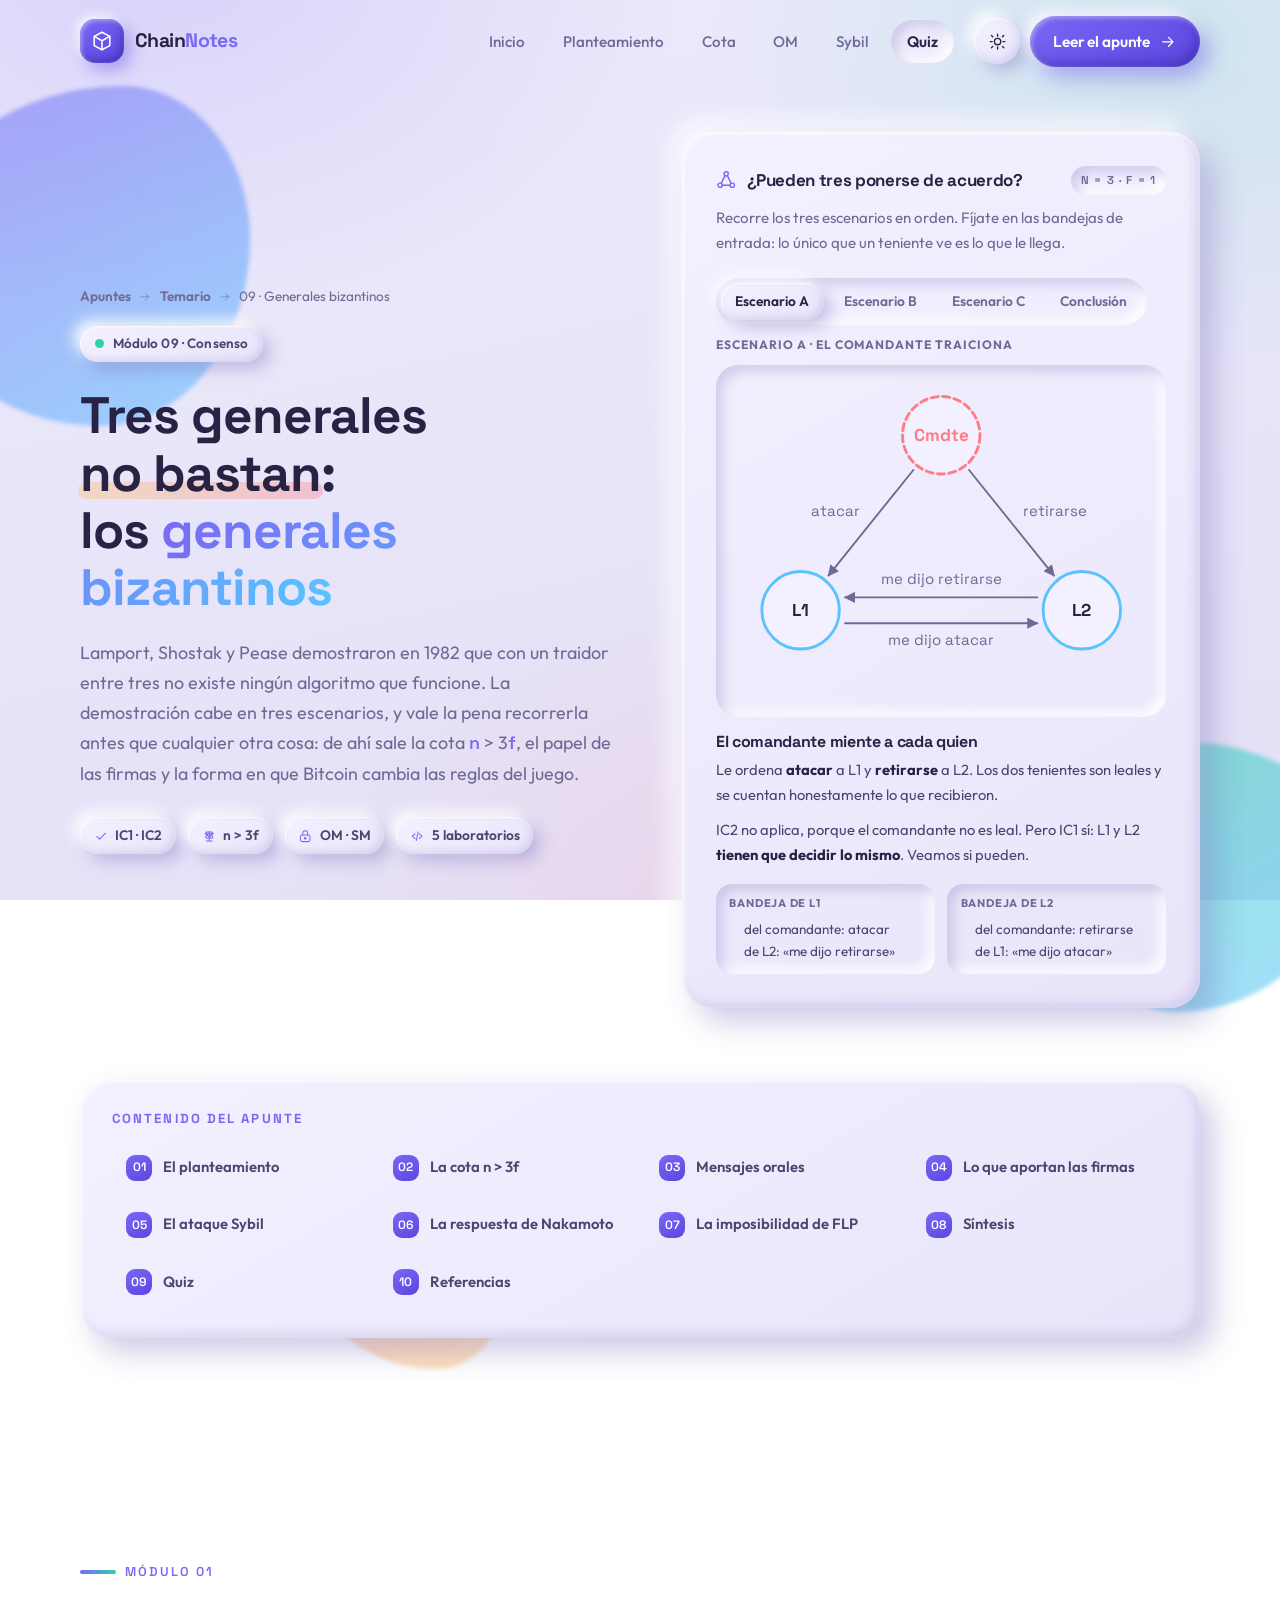
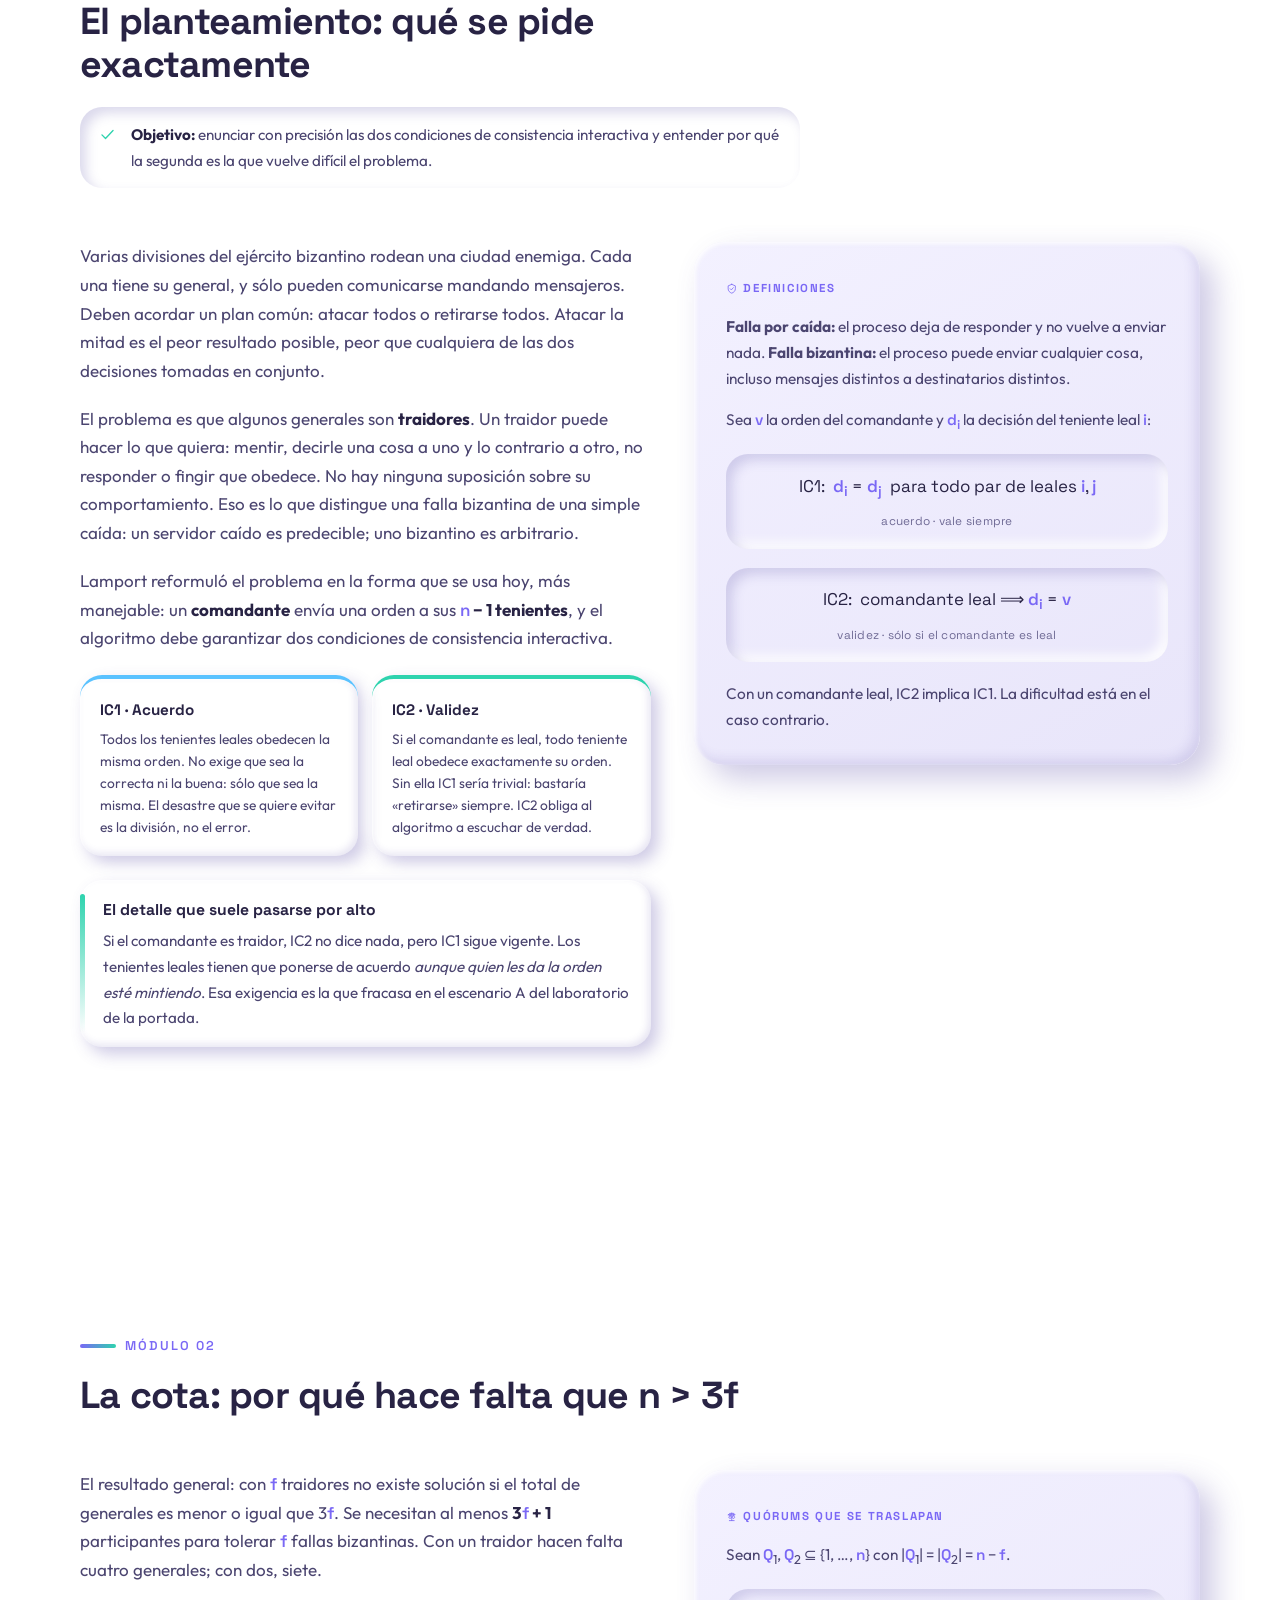
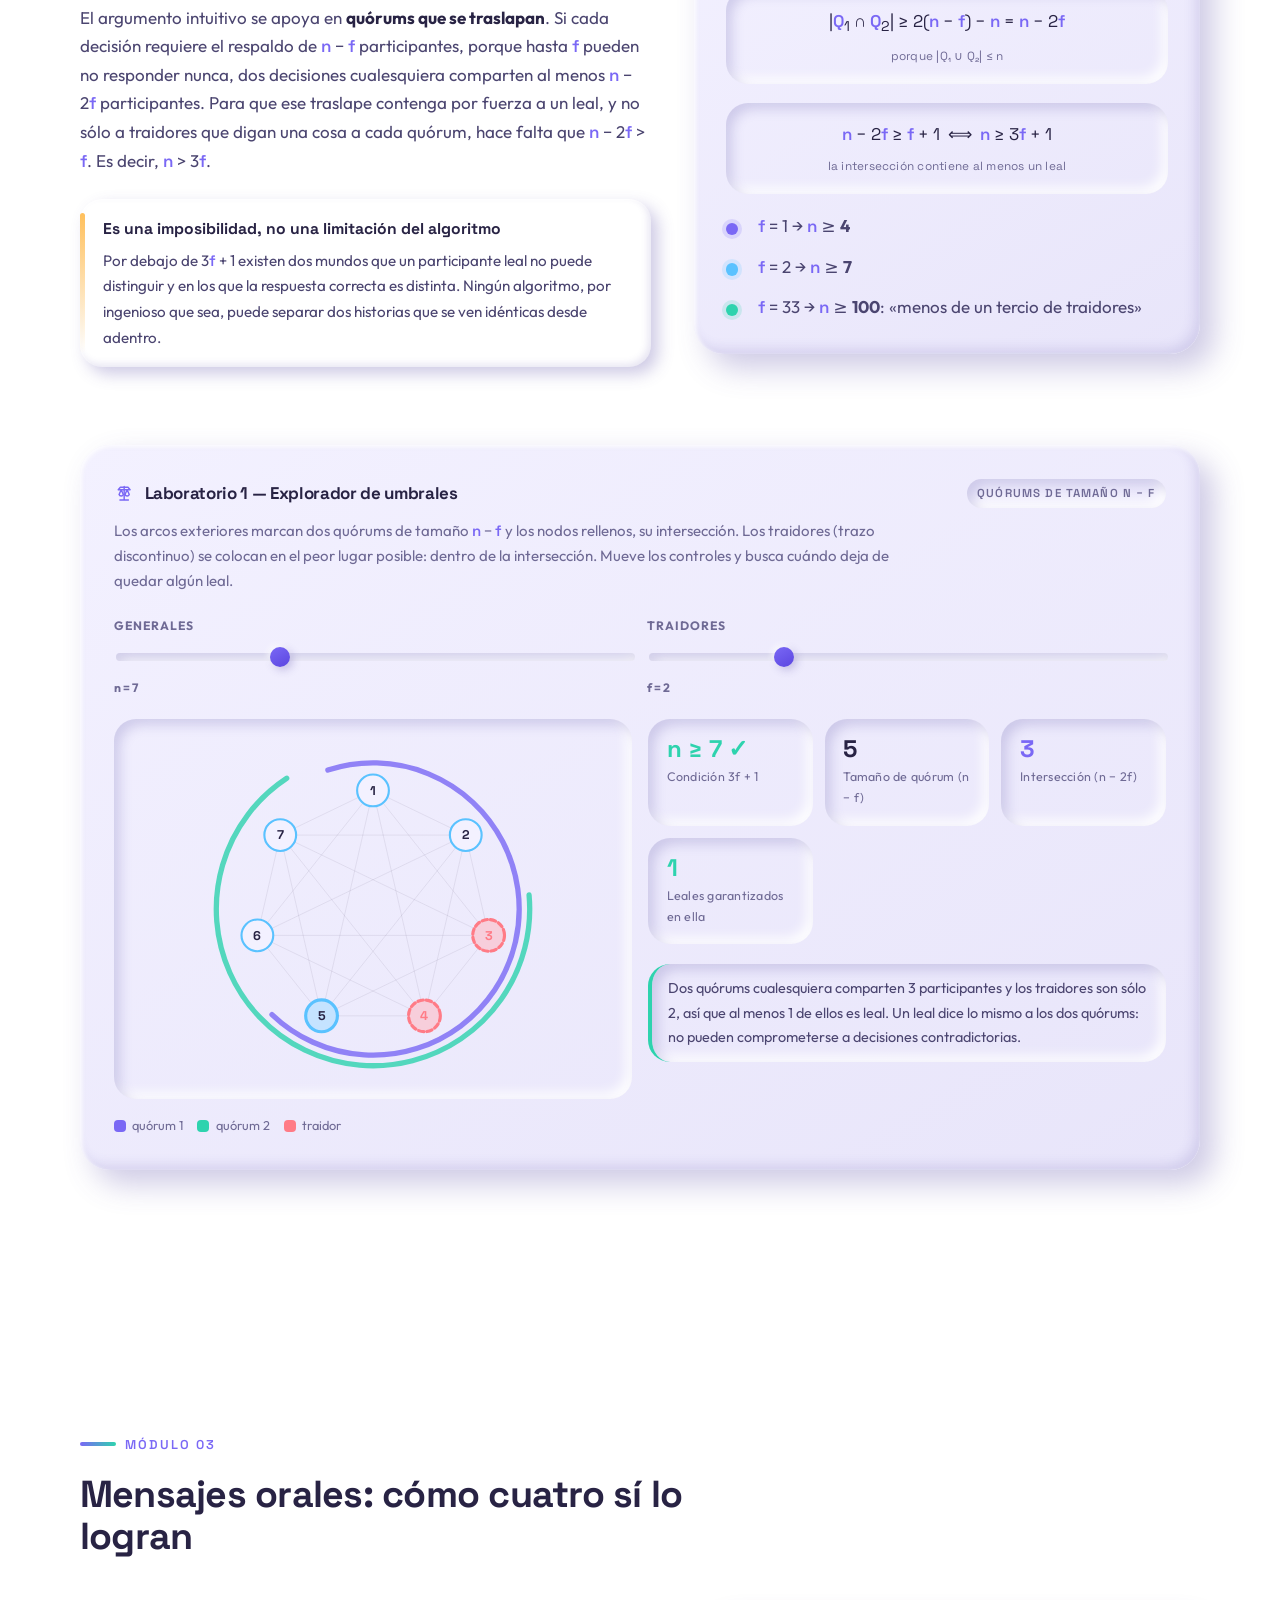
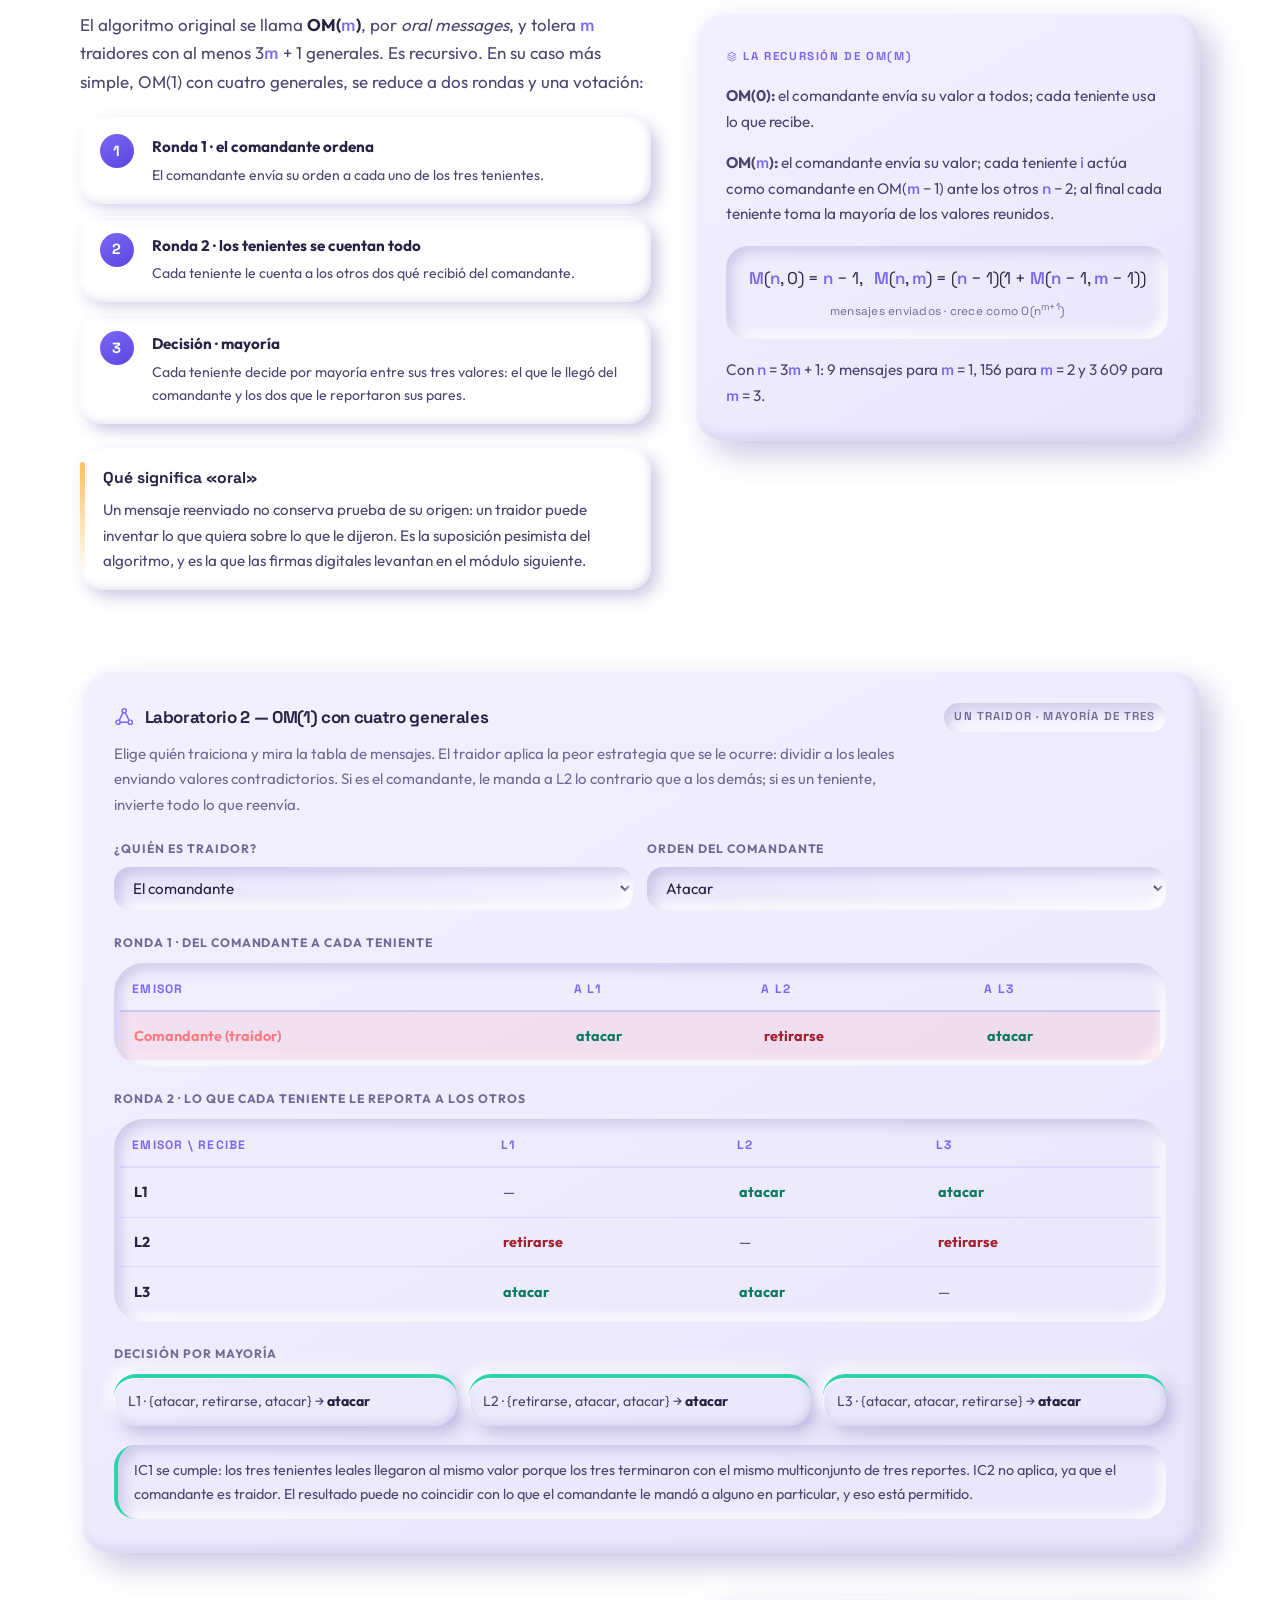
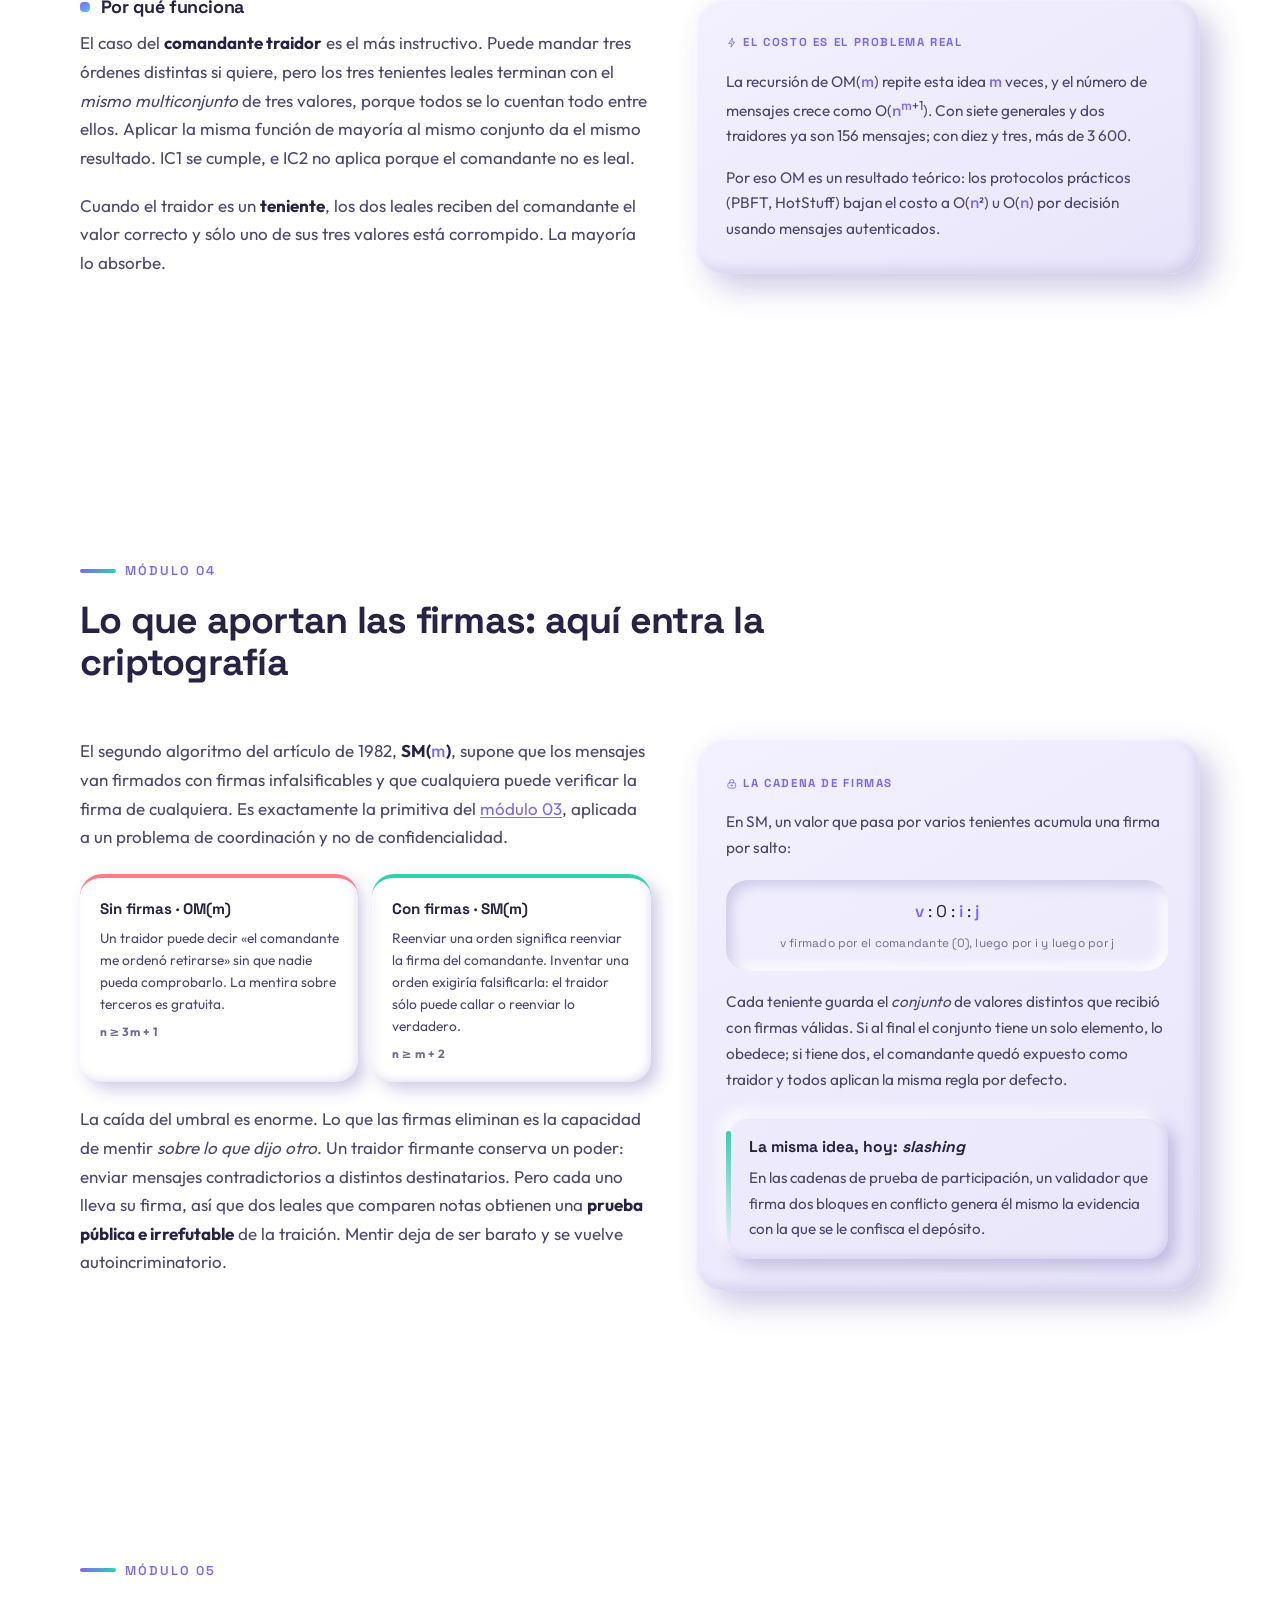
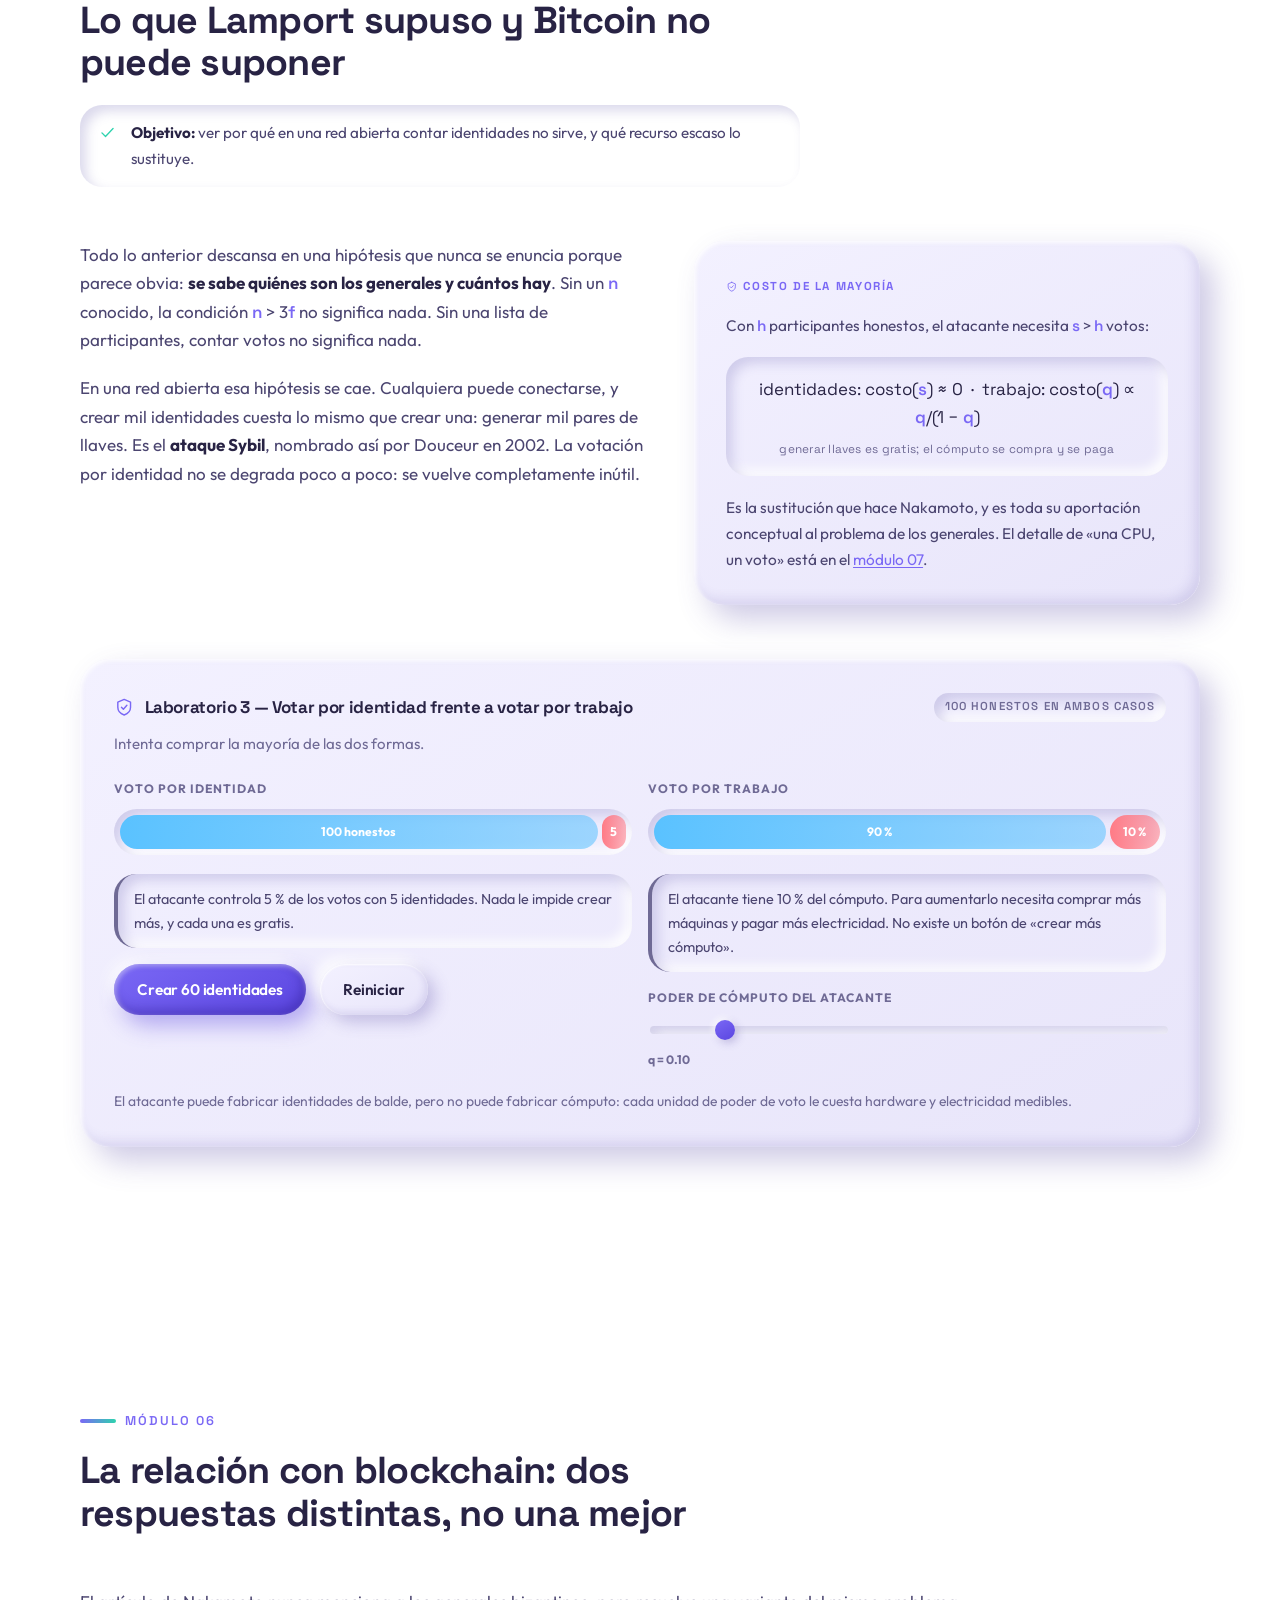
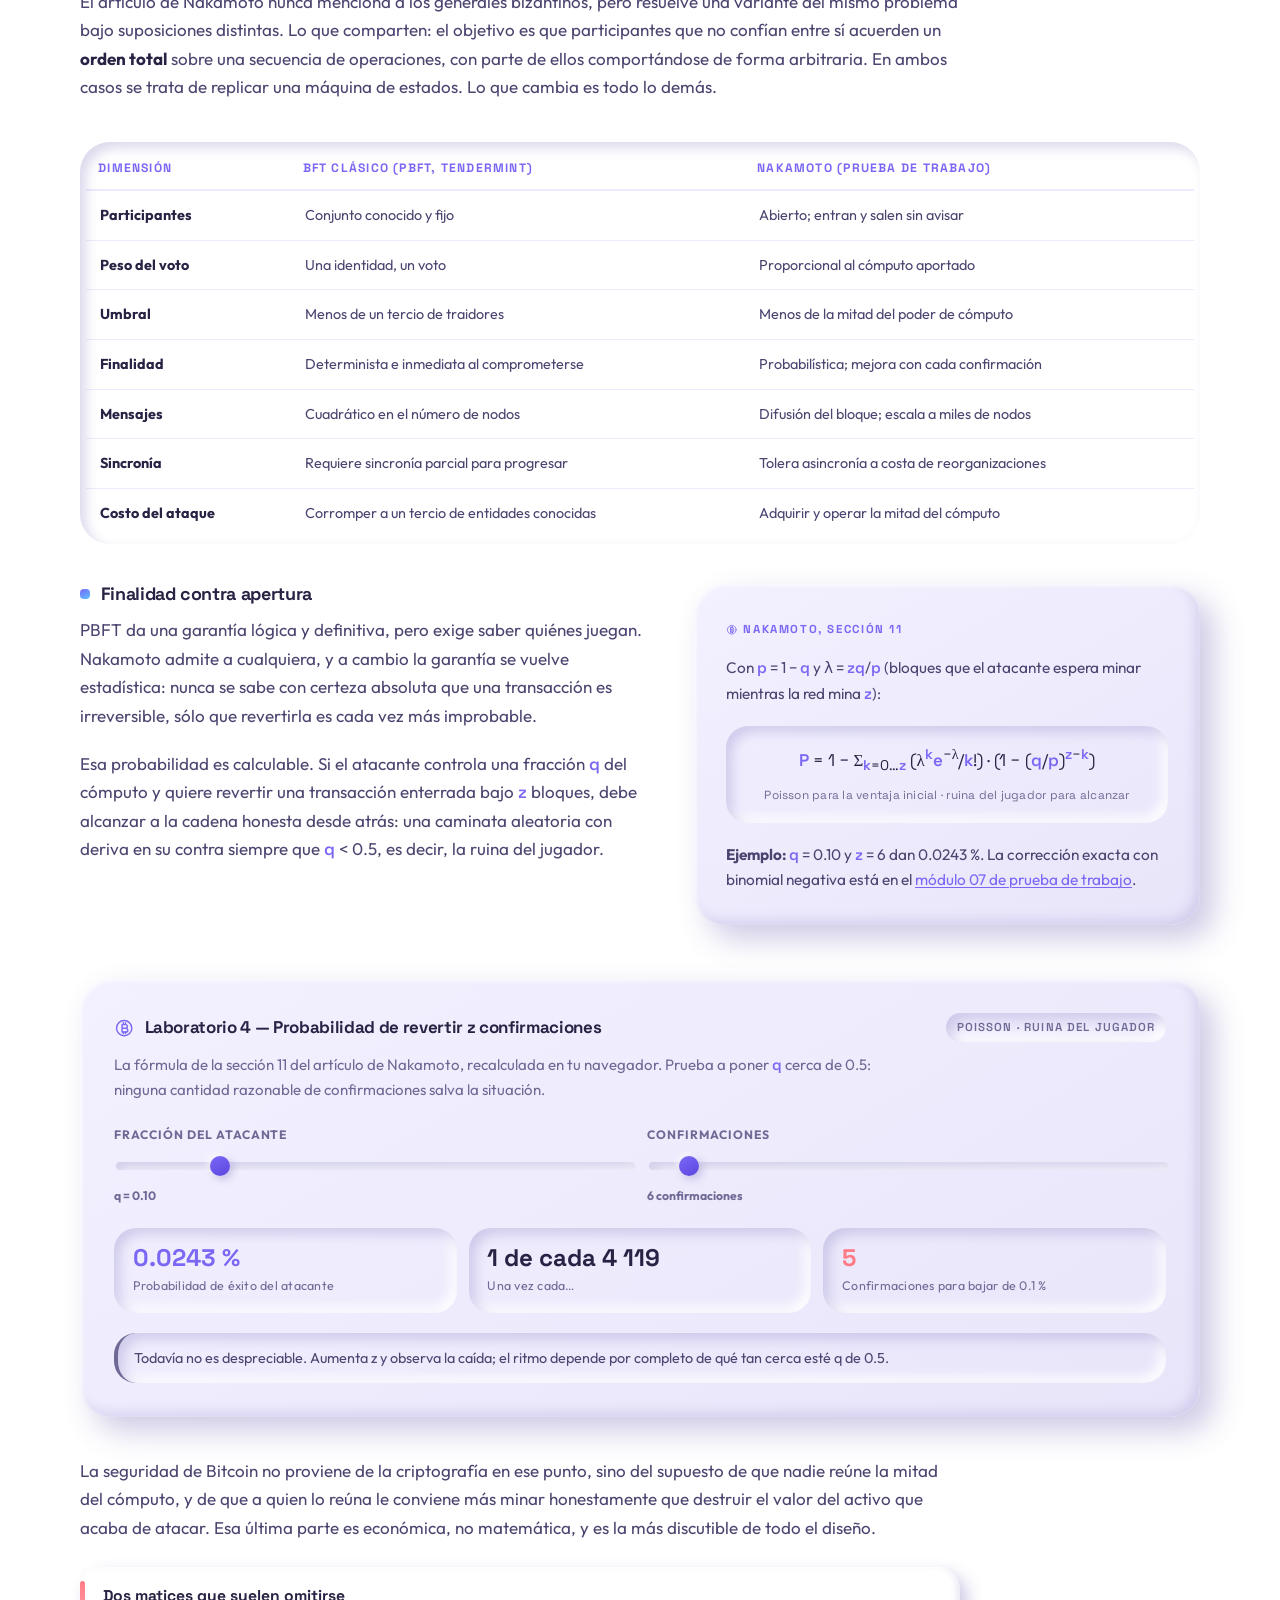
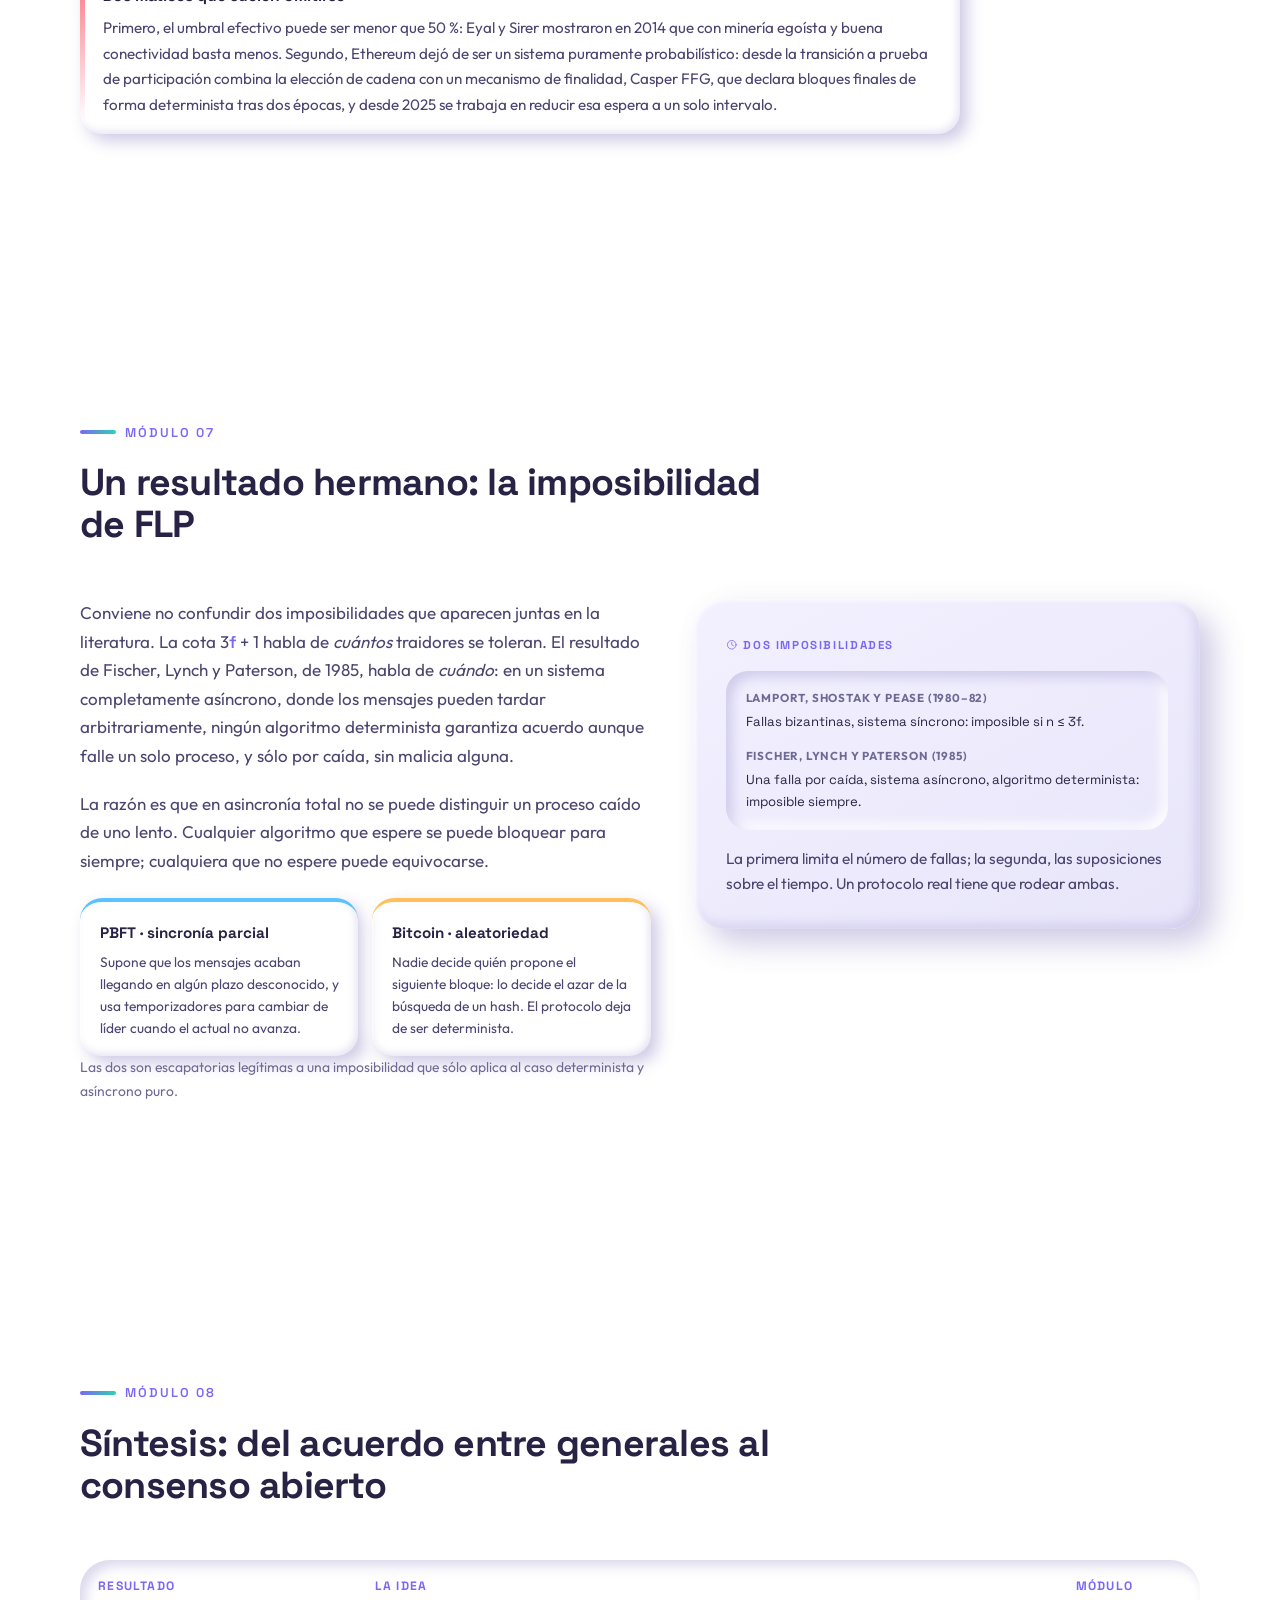
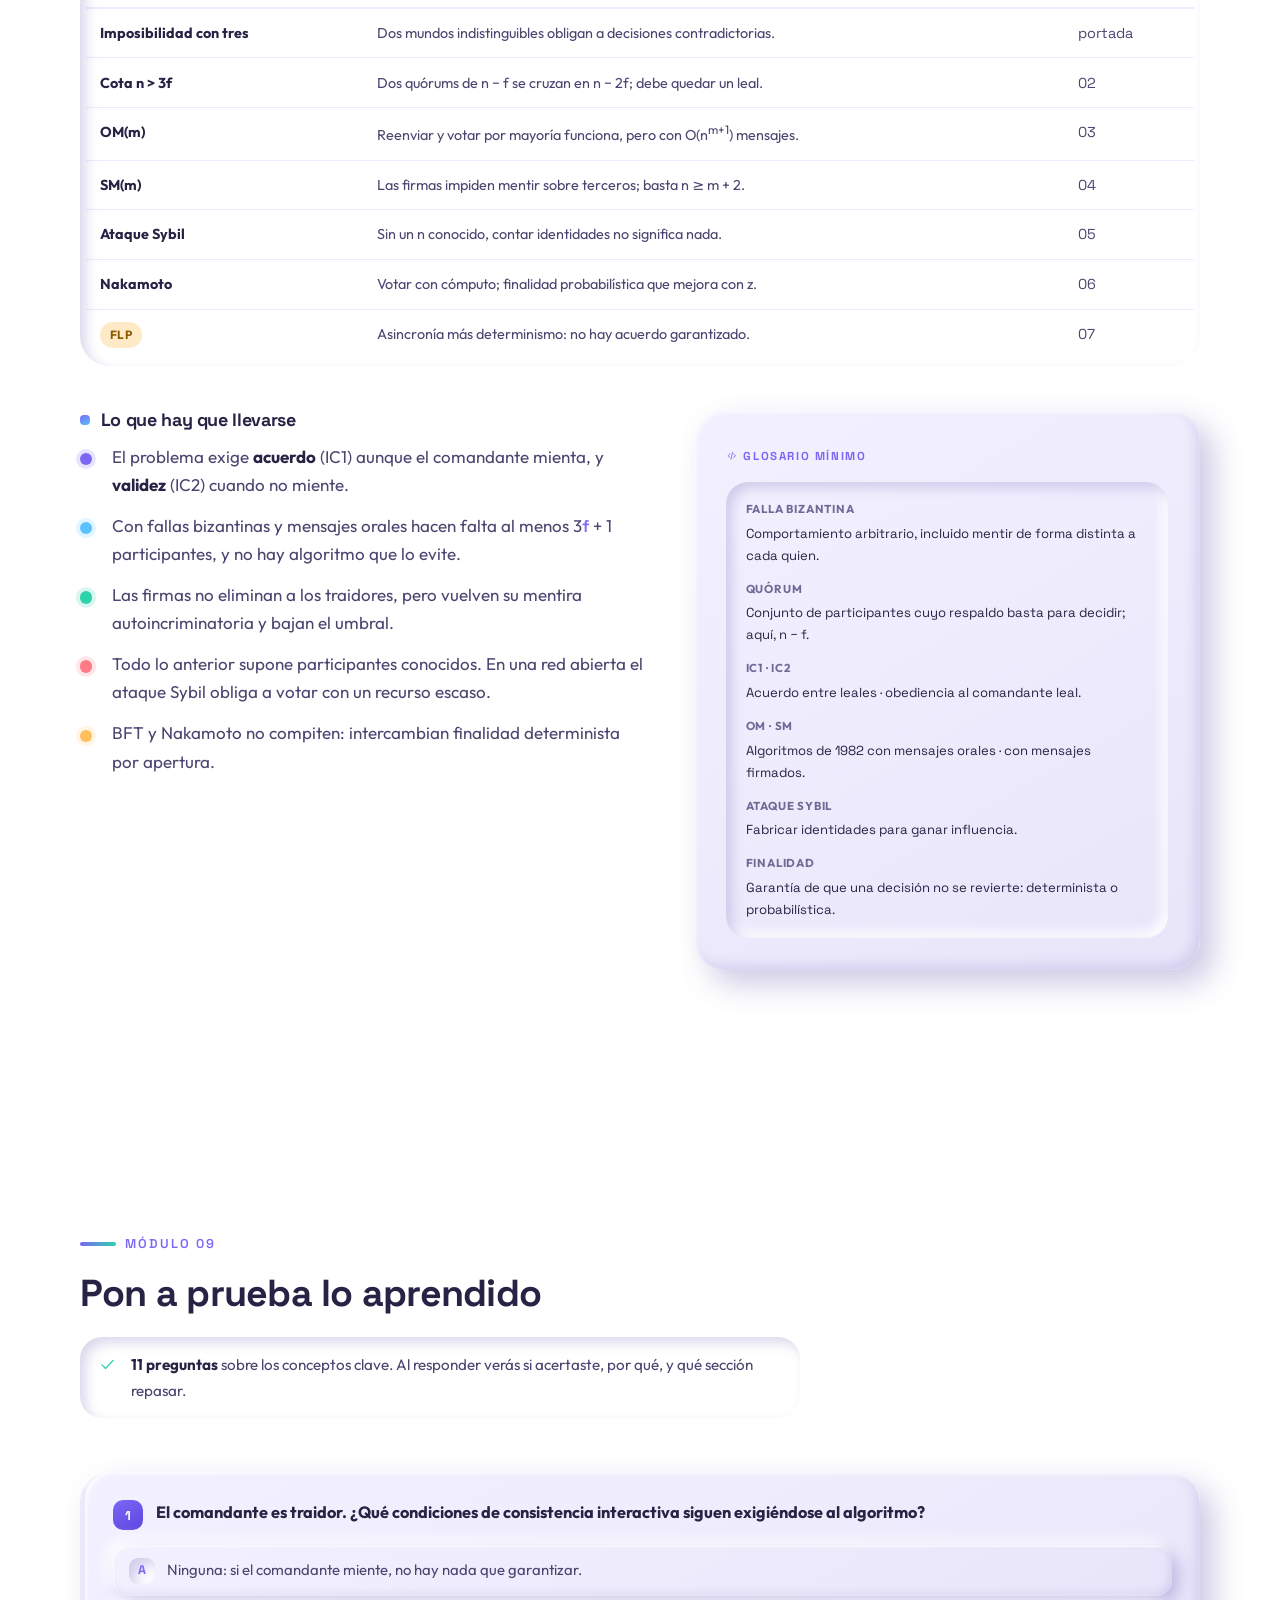
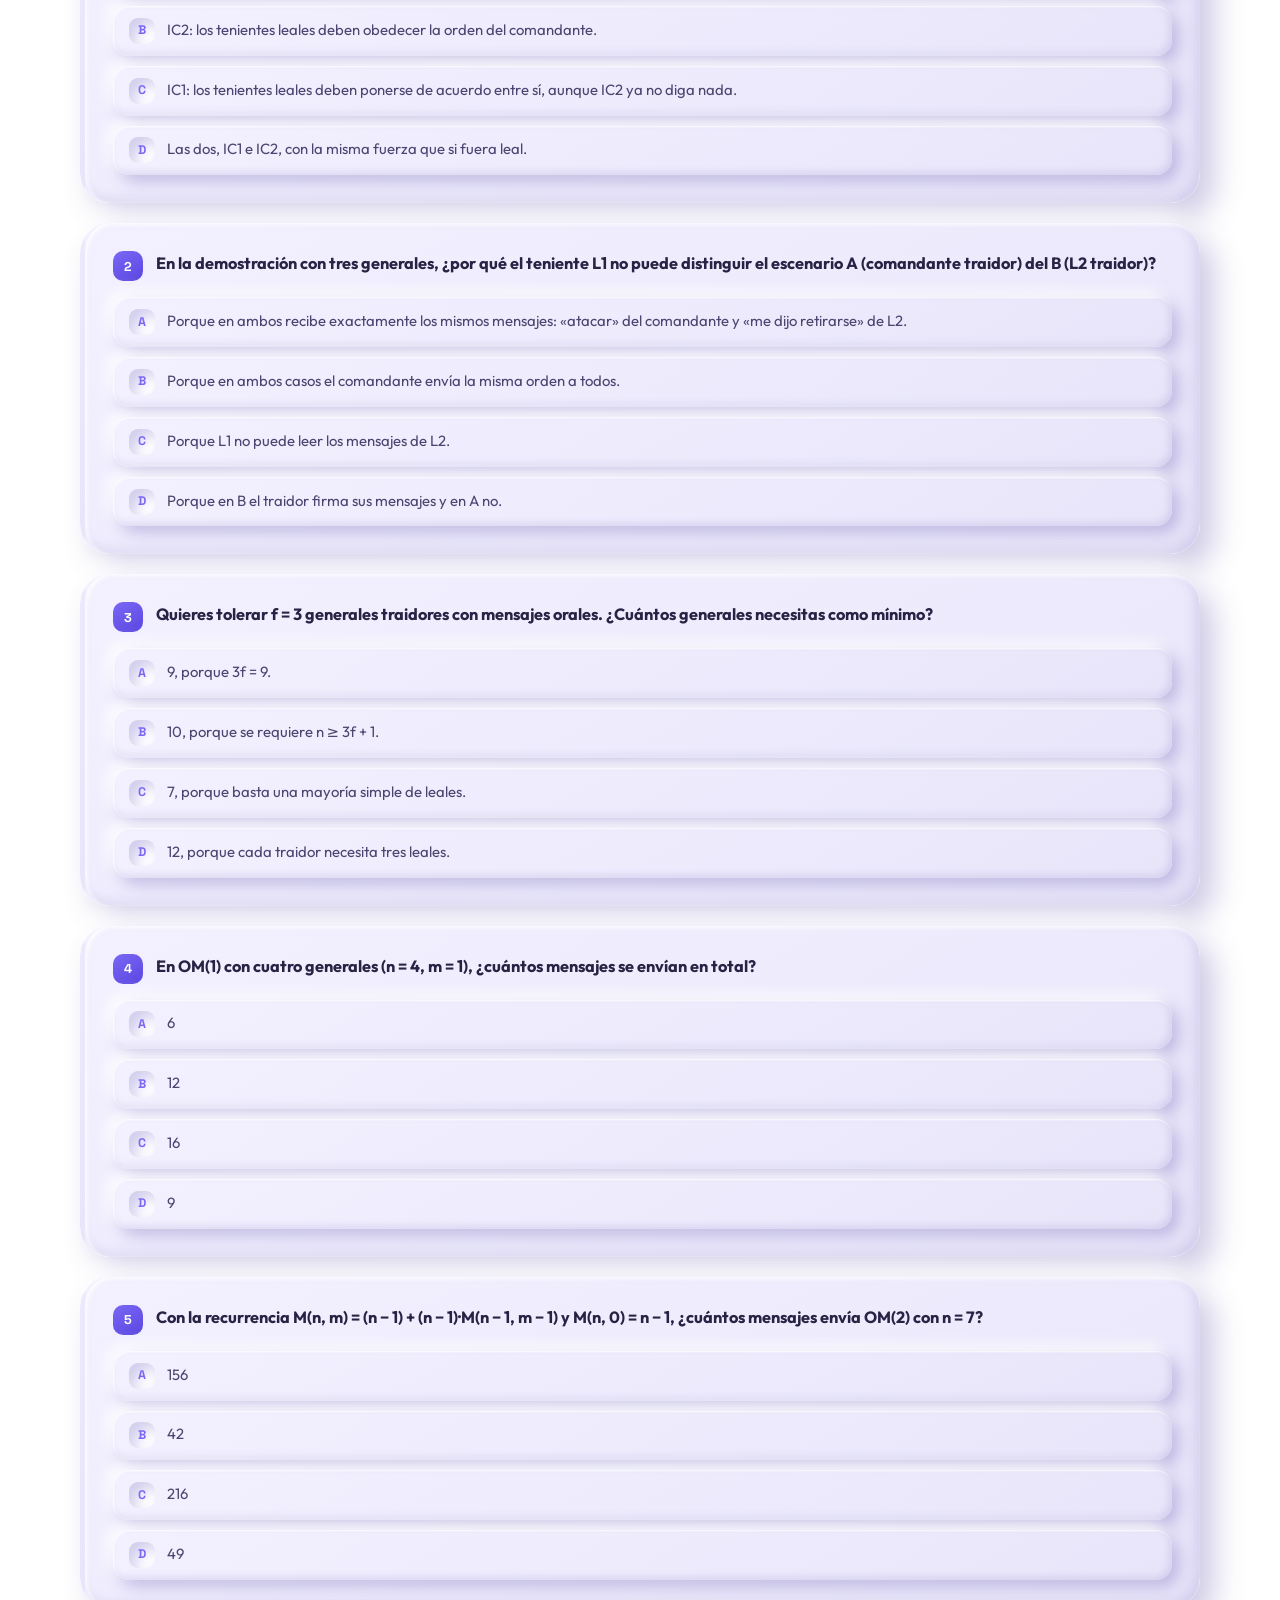
<file: temas/generales-bizantinos.html>
<!DOCTYPE html>
<html lang="es">
<head>
<meta charset="UTF-8">
<meta name="viewport" content="width=device-width, initial-scale=1">
<title>El problema de los generales bizantinos — ChainNotes</title>
<meta name="description" content="Apunte: el problema de los generales bizantinos. Consistencia interactiva (IC1 e IC2), la imposibilidad con tres generales, la cota n > 3f, los algoritmos OM y SM, el ataque Sybil, la respuesta de Nakamoto y la imposibilidad de FLP, con cinco laboratorios interactivos.">
<link rel="icon" href="../assets/favicon.svg" type="image/svg+xml">
<link rel="preconnect" href="https://fonts.googleapis.com">
<link rel="preconnect" href="https://fonts.gstatic.com" crossorigin>
<link href="https://fonts.googleapis.com/css2?family=Outfit:wght@300;400;500;600;700;800&family=Space+Grotesk:wght@400;500;600;700&display=swap" rel="stylesheet">
<link rel="stylesheet" href="../assets/css/styles.css">
<!-- ?v=6 rompe la caché: apuntes.css creció con los componentes de este apunte (y se corrigió el comentario de la sección P) -->
<link rel="stylesheet" href="../assets/css/apuntes.css?v=6">
</head>
<body>

<!-- ============ SPRITE DE ICONOS ============ -->
<svg class="sprite" aria-hidden="true" focusable="false" xmlns="http://www.w3.org/2000/svg">
  <symbol id="i-cube" viewBox="0 0 24 24"><path d="M12 2.5 20.5 7v10L12 21.5 3.5 17V7L12 2.5Z"/><path d="M3.7 7 12 11.7 20.3 7M12 11.7V21.4"/></symbol>
  <symbol id="i-lock" viewBox="0 0 24 24"><rect x="4" y="10" width="16" height="11" rx="3"/><path d="M8 10V7a4 4 0 0 1 8 0v3"/><circle cx="12" cy="15.5" r="1.4"/></symbol>
  <symbol id="i-nodes" viewBox="0 0 24 24"><circle cx="12" cy="4.5" r="2.5"/><circle cx="4.8" cy="18" r="2.5"/><circle cx="19.2" cy="18" r="2.5"/><path d="M10.6 6.7 6.2 15.8M13.4 6.7l4.4 9.1M7.3 18h9.4"/></symbol>
  <symbol id="i-bitcoin" viewBox="0 0 24 24"><circle cx="12" cy="12" r="9"/><path d="M9.5 7.8h4.1a2.2 2.2 0 0 1 0 4.4H9.5m0 0h4.6a2.2 2.2 0 0 1 0 4.4H9.5m0-8.8v8.8M11 5.6v2.2m0 8.4v2.2m2.6-12.8v2.2m0 8.4v2.2"/></symbol>
  <symbol id="i-code" viewBox="0 0 24 24"><path d="m8.5 8-4.6 4 4.6 4M15.5 8l4.6 4-4.6 4M13.6 4.8 10.4 19.2"/></symbol>
  <symbol id="i-layers" viewBox="0 0 24 24"><path d="m12 3 8.5 4.3L12 11.6 3.5 7.3 12 3Z"/><path d="m3.5 12 8.5 4.3 8.5-4.3M3.5 16.7 12 21l8.5-4.3"/></symbol>
  <symbol id="i-shield" viewBox="0 0 24 24"><path d="M12 2.8 19.5 6v6.1c0 4.2-3 7.5-7.5 9.1-4.5-1.6-7.5-4.9-7.5-9.1V6L12 2.8Z"/><path d="m8.8 12 2.3 2.4 4.1-4.6"/></symbol>
  <symbol id="i-scale" viewBox="0 0 24 24"><path d="M12 4v16M7 20h10M5 8h14l-2.5-3h-9L5 8Z"/><path d="M8.5 8 6 13.5a2.6 2.6 0 0 0 5 0L8.5 8ZM15.5 8 13 13.5a2.6 2.6 0 0 0 5 0L15.5 8Z"/></symbol>
  <symbol id="i-clock" viewBox="0 0 24 24"><circle cx="12" cy="12" r="9"/><path d="M12 7v5l3.4 2.2"/></symbol>
  <symbol id="i-bolt" viewBox="0 0 24 24"><path d="M13.2 2.8 5.5 13.4h5.8l-.9 7.8 7.7-10.6h-5.8l.9-7.8Z"/></symbol>
  <symbol id="i-arrow" viewBox="0 0 24 24"><path d="M5 12h14M13 6l6 6-6 6"/></symbol>
  <symbol id="i-check" viewBox="0 0 24 24"><path d="m5 12.5 4.5 4.5L19 7"/></symbol>
  <symbol id="i-github" viewBox="0 0 24 24"><path d="M12 2.6a9.4 9.4 0 0 0-3 18.3c.5.1.6-.2.6-.5v-1.7c-2.6.6-3.2-1.2-3.2-1.2-.4-1.1-1-1.4-1-1.4-.9-.6.1-.6.1-.6 1 .1 1.5 1 1.5 1 .9 1.5 2.3 1.1 2.9.8.1-.6.3-1.1.6-1.3-2.1-.2-4.3-1-4.3-4.6 0-1 .4-1.9 1-2.5-.1-.3-.4-1.3.1-2.6 0 0 .8-.3 2.6 1a9 9 0 0 1 4.7 0c1.8-1.3 2.6-1 2.6-1 .5 1.3.2 2.3.1 2.6.6.6 1 1.5 1 2.5 0 3.6-2.2 4.4-4.3 4.6.3.3.6.9.6 1.8v2.7c0 .3.2.6.7.5A9.4 9.4 0 0 0 12 2.6Z"/></symbol>
  <symbol id="i-link" viewBox="0 0 24 24"><path d="M10.5 13.5a3.5 3.5 0 0 0 5 0l3-3a3.5 3.5 0 0 0-5-5l-1.5 1.5"/><path d="M13.5 10.5a3.5 3.5 0 0 0-5 0l-3 3a3.5 3.5 0 0 0 5 5L12 17"/></symbol>
  <symbol id="i-mail" viewBox="0 0 24 24"><rect x="3" y="5.5" width="18" height="13" rx="3"/><path d="m4 8 7.1 4.6a1.7 1.7 0 0 0 1.8 0L20 8"/></symbol>
  <symbol id="i-sun" viewBox="0 0 24 24"><circle cx="12" cy="12" r="4"/><path d="M12 2.8v2.4M12 18.8v2.4M4.3 4.3l1.7 1.7M18 18l1.7 1.7M2.8 12h2.4M18.8 12h2.4M4.3 19.7 6 18M18 6l1.7-1.7"/></symbol>
  <symbol id="i-moon" viewBox="0 0 24 24"><path d="M20 14.4A8.2 8.2 0 0 1 9.6 4 8.5 8.5 0 1 0 20 14.4Z"/></symbol>
</svg>

<div class="scroll-progress" aria-hidden="true"><span id="progressBar"></span></div>
<a class="skip-link" href="#planteamiento">Saltar al contenido</a>

<!-- ============ HEADER ============ -->
<header class="header" id="header">
  <div class="container header__inner">
    <a class="brand" href="../index.html" aria-label="ChainNotes, ir al inicio">
      <span class="brand__mark" aria-hidden="true"><svg viewBox="0 0 24 24"><use href="#i-cube"/></svg></span>
      <span class="brand__text">Chain<em>Notes</em></span>
    </a>

    <nav class="nav" id="nav" aria-label="Navegación principal">
      <ul class="nav__list">
        <li><a class="nav__link" href="../index.html">Inicio</a></li>
        <li><a class="nav__link is-active" href="#planteamiento">Planteamiento</a></li>
        <li><a class="nav__link" href="#cota">Cota</a></li>
        <li><a class="nav__link" href="#om">OM</a></li>
        <li><a class="nav__link" href="#sybil">Sybil</a></li>
        <li><a class="nav__link" href="#quiz">Quiz</a></li>
      </ul>
    </nav>

    <div class="header__actions">
      <button class="clay-btn clay-btn--icon" id="themeToggle" type="button" aria-label="Cambiar tema" title="Cambiar tema">
        <svg class="ico-sun" viewBox="0 0 24 24"><use href="#i-sun"/></svg>
        <svg class="ico-moon" viewBox="0 0 24 24"><use href="#i-moon"/></svg>
      </button>
      <a class="clay-btn clay-btn--primary header__cta" href="#planteamiento">
        Leer el apunte <svg viewBox="0 0 24 24"><use href="#i-arrow"/></svg>
      </a>
      <button class="burger" id="burger" type="button" aria-label="Abrir menú" aria-expanded="false" aria-controls="nav">
        <span></span><span></span><span></span>
      </button>
    </div>
  </div>
</header>

<main class="apunte-bg">

<!-- ============ CABECERA DEL TEMA ============ -->
<section class="topic-hero" id="inicio">
  <div class="blobs" aria-hidden="true">
    <span class="blob blob--1" data-parallax="0.16"></span>
    <span class="blob blob--2" data-parallax="-0.10"></span>
    <span class="blob blob--3" data-parallax="0.07"></span>
    <span class="blob blob--4" data-parallax="-0.05"></span>
  </div>

  <div class="container topic-hero__inner">
    <div>
      <nav class="crumbs anim" style="--d:0ms" aria-label="Ruta de navegación">
        <a href="../index.html">Apuntes</a>
        <svg viewBox="0 0 24 24" aria-hidden="true"><use href="#i-arrow"/></svg>
        <a href="../index.html#temas">Temario</a>
        <svg viewBox="0 0 24 24" aria-hidden="true"><use href="#i-arrow"/></svg>
        <span>09 · Generales bizantinos</span>
      </nav>

      <span class="badge anim" style="--d:60ms">
        <span class="badge__dot"></span> Módulo 09 · Consenso
      </span>

      <h1 class="topic-hero__title anim" style="--d:120ms">
        Tres generales <span class="underlined">no bastan</span>:<br>
        los <span class="grad">generales bizantinos</span>
      </h1>

      <p class="topic-hero__lead anim" style="--d:200ms">
        Lamport, Shostak y Pease demostraron en 1982 que con un traidor entre tres no existe
        ningún algoritmo que funcione. La demostración cabe en tres escenarios, y vale la pena
        recorrerla antes que cualquier otra cosa: de ahí sale la cota <var>n</var> &gt; 3<var>f</var>,
        el papel de las firmas y la forma en que Bitcoin cambia las reglas del juego.
      </p>

      <ul class="topic-hero__meta anim" style="--d:280ms">
        <li><svg viewBox="0 0 24 24"><use href="#i-check"/></svg> IC1 · IC2</li>
        <li><svg viewBox="0 0 24 24"><use href="#i-scale"/></svg> n &gt; 3f</li>
        <li><svg viewBox="0 0 24 24"><use href="#i-lock"/></svg> OM · SM</li>
        <li><svg viewBox="0 0 24 24"><use href="#i-code"/></svg> 5 laboratorios</li>
      </ul>
    </div>

    <!-- LAB 0: la imposibilidad con tres generales -->
    <div class="clay-card lab anim anim--scale" style="--d:240ms;margin-top:0">
      <div class="lab__head">
        <h2 class="lab__title"><svg viewBox="0 0 24 24"><use href="#i-nodes"/></svg> ¿Pueden tres ponerse de acuerdo?</h2>
        <span class="lab__tag">n = 3 · f = 1</span>
      </div>
      <p class="lab__intro">
        Recorre los tres escenarios en orden. Fíjate en las bandejas de entrada: lo único que
        un teniente ve es lo que le llega.
      </p>

      <div class="seg" id="escSeg" role="group" aria-label="Escenario"></div>

      <span class="lab__sub" id="escTitulo" style="margin-top:.6rem">Escenario A</span>
      <div class="bgnet" id="escSvg"></div>
      <div class="scene" id="escTexto" aria-live="polite"></div>
    </div>
  </div>

  <div class="container">
    <nav class="clay-card toc reveal" aria-label="Contenido del apunte">
      <h2>Contenido del apunte</h2>
      <ul class="toc__list">
        <li><a href="#planteamiento"><span class="toc__n">01</span> El planteamiento</a></li>
        <li><a href="#cota"><span class="toc__n">02</span> La cota n &gt; 3f</a></li>
        <li><a href="#om"><span class="toc__n">03</span> Mensajes orales</a></li>
        <li><a href="#firmas"><span class="toc__n">04</span> Lo que aportan las firmas</a></li>
        <li><a href="#sybil"><span class="toc__n">05</span> El ataque Sybil</a></li>
        <li><a href="#nakamoto"><span class="toc__n">06</span> La respuesta de Nakamoto</a></li>
        <li><a href="#flp"><span class="toc__n">07</span> La imposibilidad de FLP</a></li>
        <li><a href="#sintesis"><span class="toc__n">08</span> Síntesis</a></li>
        <li><a href="#quiz"><span class="toc__n">09</span> Quiz</a></li>
        <li><a href="#referencias"><span class="toc__n">10</span> Referencias</a></li>
      </ul>
    </nav>
  </div>
</section>


<!-- ============ 01 · PLANTEAMIENTO ============ -->
<section class="section note" id="planteamiento">
  <div class="container">
    <header class="note__head reveal">
      <span class="eyebrow"><span class="eyebrow__line"></span> Módulo 01</span>
      <h2 class="section__title">El planteamiento: qué se pide exactamente</h2>
      <div class="goal">
        <svg viewBox="0 0 24 24"><use href="#i-check"/></svg>
        <p style="margin:0"><strong>Objetivo:</strong> enunciar con precisión las dos condiciones
        de consistencia interactiva y entender por qué la segunda es la que vuelve difícil el problema.</p>
      </div>
    </header>

    <div class="note__grid">
      <div class="note__body reveal">
        <p>
          Varias divisiones del ejército bizantino rodean una ciudad enemiga. Cada una tiene su
          general, y sólo pueden comunicarse mandando mensajeros. Deben acordar un plan común:
          atacar todos o retirarse todos. Atacar la mitad es el peor resultado posible, peor que
          cualquiera de las dos decisiones tomadas en conjunto.
        </p>
        <p>
          El problema es que algunos generales son <strong>traidores</strong>. Un traidor puede
          hacer lo que quiera: mentir, decirle una cosa a uno y lo contrario a otro, no responder
          o fingir que obedece. No hay ninguna suposición sobre su comportamiento. Eso es lo que
          distingue una falla bizantina de una simple caída: un servidor caído es predecible; uno
          bizantino es arbitrario.
        </p>
        <p>
          Lamport reformuló el problema en la forma que se usa hoy, más manejable: un
          <strong>comandante</strong> envía una orden a sus <strong><var>n</var> − 1 tenientes</strong>,
          y el algoritmo debe garantizar dos condiciones de consistencia interactiva.
        </p>

        <div class="quad" style="grid-template-columns:1fr 1fr">
          <div class="quad__cell" style="--accent:var(--sky)">
            <h4>IC1 · Acuerdo</h4>
            <p>Todos los tenientes leales obedecen la misma orden. No exige que sea la correcta
            ni la buena: sólo que sea la misma. El desastre que se quiere evitar es la división,
            no el error.</p>
          </div>
          <div class="quad__cell" style="--accent:var(--mint)">
            <h4>IC2 · Validez</h4>
            <p>Si el comandante es leal, todo teniente leal obedece exactamente su orden. Sin
            ella IC1 sería trivial: bastaría «retirarse» siempre. IC2 obliga al algoritmo a
            escuchar de verdad.</p>
          </div>
        </div>

        <div class="callout callout--key">
          <span class="callout__title">El detalle que suele pasarse por alto</span>
          Si el comandante es traidor, IC2 no dice nada, pero IC1 sigue vigente. Los tenientes
          leales tienen que ponerse de acuerdo <em>aunque quien les da la orden esté mintiendo</em>.
          Esa exigencia es la que fracasa en el escenario A del laboratorio de la portada.
        </div>
      </div>

      <aside class="clay-card formal reveal" style="--d:80ms">
        <span class="formal__tag"><svg viewBox="0 0 24 24" style="width:1em;height:1em"><use href="#i-shield"/></svg> Definiciones</span>
        <p><strong>Falla por caída:</strong> el proceso deja de responder y no vuelve a enviar nada.
          <strong>Falla bizantina:</strong> el proceso puede enviar cualquier cosa, incluso mensajes
          distintos a destinatarios distintos.</p>
        <p>Sea <var>v</var> la orden del comandante y <var>d</var><sub><var>i</var></sub> la decisión
          del teniente leal <var>i</var>:</p>
        <span class="eq">
          IC1: &nbsp;<var>d</var><sub><var>i</var></sub> = <var>d</var><sub><var>j</var></sub> &nbsp;para todo par de leales <var>i</var>, <var>j</var>
          <small>acuerdo · vale siempre</small>
        </span>
        <span class="eq">
          IC2: &nbsp;comandante leal ⟹ <var>d</var><sub><var>i</var></sub> = <var>v</var>
          <small>validez · sólo si el comandante es leal</small>
        </span>
        <p>Con un comandante leal, IC2 implica IC1. La dificultad está en el caso contrario.</p>
      </aside>
    </div>
  </div>
</section>


<!-- ============ 02 · LA COTA ============ -->
<section class="section note" id="cota">
  <div class="container">
    <header class="note__head reveal">
      <span class="eyebrow"><span class="eyebrow__line"></span> Módulo 02</span>
      <h2 class="section__title">La cota: por qué hace falta que n &gt; 3f</h2>
    </header>

    <div class="note__grid">
      <div class="note__body reveal">
        <p>
          El resultado general: con <var>f</var> traidores no existe solución si el total de
          generales es menor o igual que 3<var>f</var>. Se necesitan al menos
          <strong>3<var>f</var> + 1</strong> participantes para tolerar <var>f</var> fallas
          bizantinas. Con un traidor hacen falta cuatro generales; con dos, siete.
        </p>
        <p>
          El argumento intuitivo se apoya en <strong>quórums que se traslapan</strong>. Si cada
          decisión requiere el respaldo de <var>n</var> − <var>f</var> participantes, porque
          hasta <var>f</var> pueden no responder nunca, dos decisiones cualesquiera comparten al
          menos <var>n</var> − 2<var>f</var> participantes. Para que ese traslape contenga por
          fuerza a un leal, y no sólo a traidores que digan una cosa a cada quórum, hace falta
          que <var>n</var> − 2<var>f</var> &gt; <var>f</var>. Es decir, <var>n</var> &gt; 3<var>f</var>.
        </p>
        <div class="callout callout--note">
          <span class="callout__title">Es una imposibilidad, no una limitación del algoritmo</span>
          Por debajo de 3<var>f</var> + 1 existen dos mundos que un participante leal no puede
          distinguir y en los que la respuesta correcta es distinta. Ningún algoritmo, por
          ingenioso que sea, puede separar dos historias que se ven idénticas desde adentro.
        </div>
      </div>

      <aside class="clay-card formal reveal" style="--d:80ms">
        <span class="formal__tag"><svg viewBox="0 0 24 24" style="width:1em;height:1em"><use href="#i-scale"/></svg> Quórums que se traslapan</span>
        <p>Sean <var>Q</var><sub>1</sub>, <var>Q</var><sub>2</sub> ⊆ {1, …, <var>n</var>} con
          |<var>Q</var><sub>1</sub>| = |<var>Q</var><sub>2</sub>| = <var>n</var> − <var>f</var>.</p>
        <span class="eq">
          |<var>Q</var><sub>1</sub> ∩ <var>Q</var><sub>2</sub>| ≥ 2(<var>n</var> − <var>f</var>) − <var>n</var> = <var>n</var> − 2<var>f</var>
          <small>porque |Q₁ ∪ Q₂| ≤ n</small>
        </span>
        <span class="eq">
          <var>n</var> − 2<var>f</var> ≥ <var>f</var> + 1 &nbsp;⟺&nbsp; <var>n</var> ≥ 3<var>f</var> + 1
          <small>la intersección contiene al menos un leal</small>
        </span>
        <ul class="plain-list" style="margin:0">
          <li><var>f</var> = 1 → <var>n</var> ≥ <strong>4</strong></li>
          <li style="--accent:var(--sky)"><var>f</var> = 2 → <var>n</var> ≥ <strong>7</strong></li>
          <li style="--accent:var(--mint)"><var>f</var> = 33 → <var>n</var> ≥ <strong>100</strong>: «menos de un tercio de traidores»</li>
        </ul>
      </aside>
    </div>

    <!-- LAB 1 -->
    <div class="clay-card lab reveal">
      <div class="lab__head">
        <h2 class="lab__title"><svg viewBox="0 0 24 24"><use href="#i-scale"/></svg> Laboratorio 1 — Explorador de umbrales</h2>
        <span class="lab__tag">quórums de tamaño n − f</span>
      </div>
      <p class="lab__intro">
        Los arcos exteriores marcan dos quórums de tamaño <var>n</var> − <var>f</var> y los nodos
        rellenos, su intersección. Los traidores (trazo discontinuo) se colocan en el peor lugar
        posible: dentro de la intersección. Mueve los controles y busca cuándo deja de quedar algún leal.
      </p>

      <div class="controls">
        <div class="field">
          <label class="field__label" for="uN">Generales</label>
          <input type="range" id="uN" min="3" max="16" step="1" value="7">
          <span class="field__label" id="uNOut" style="text-transform:none;letter-spacing:0"></span>
        </div>
        <div class="field">
          <label class="field__label" for="uF">Traidores</label>
          <input type="range" id="uF" min="1" max="5" step="1" value="2">
          <span class="field__label" id="uFOut" style="text-transform:none;letter-spacing:0"></span>
        </div>
      </div>

      <div class="two-col" style="align-items:start">
        <div>
          <div class="bgnet" id="uSvg"></div>
          <div class="legend">
            <span><i style="background:var(--violet)"></i> quórum 1</span>
            <span><i style="background:var(--mint)"></i> quórum 2</span>
            <span><i style="background:var(--coral)"></i> traidor</span>
          </div>
        </div>
        <div>
          <div class="readout" style="margin-top:0">
            <div class="metric"><span class="metric__num" id="uCond">—</span><span class="metric__label">Condición 3f + 1</span></div>
            <div class="metric"><span class="metric__num" id="uQuorum">—</span><span class="metric__label">Tamaño de quórum (n − f)</span></div>
            <div class="metric"><span class="metric__num metric__num--violet" id="uInter">—</span><span class="metric__label">Intersección (n − 2f)</span></div>
            <div class="metric"><span class="metric__num" id="uLeales">—</span><span class="metric__label">Leales garantizados en ella</span></div>
          </div>
          <p class="state" id="uNota" aria-live="polite"></p>
        </div>
      </div>
    </div>
  </div>
</section>


<!-- ============ 03 · MENSAJES ORALES ============ -->
<section class="section note" id="om">
  <div class="container">
    <header class="note__head reveal">
      <span class="eyebrow"><span class="eyebrow__line"></span> Módulo 03</span>
      <h2 class="section__title">Mensajes orales: cómo cuatro sí lo logran</h2>
    </header>

    <div class="note__grid">
      <div class="note__body reveal">
        <p>
          El algoritmo original se llama <strong>OM(<var>m</var>)</strong>, por <em>oral messages</em>,
          y tolera <var>m</var> traidores con al menos 3<var>m</var> + 1 generales. Es recursivo.
          En su caso más simple, OM(1) con cuatro generales, se reduce a dos rondas y una votación:
        </p>
        <div class="phases">
          <div class="phase"><div>
            <h4>Ronda 1 · el comandante ordena</h4>
            <p>El comandante envía su orden a cada uno de los tres tenientes.</p>
          </div></div>
          <div class="phase"><div>
            <h4>Ronda 2 · los tenientes se cuentan todo</h4>
            <p>Cada teniente le cuenta a los otros dos qué recibió del comandante.</p>
          </div></div>
          <div class="phase"><div>
            <h4>Decisión · mayoría</h4>
            <p>Cada teniente decide por mayoría entre sus tres valores: el que le llegó del
            comandante y los dos que le reportaron sus pares.</p>
          </div></div>
        </div>
        <div class="callout callout--note">
          <span class="callout__title">Qué significa «oral»</span>
          Un mensaje reenviado no conserva prueba de su origen: un traidor puede inventar lo que
          quiera sobre lo que le dijeron. Es la suposición pesimista del algoritmo, y es la que
          las firmas digitales levantan en el módulo siguiente.
        </div>
      </div>

      <aside class="clay-card formal reveal" style="--d:80ms">
        <span class="formal__tag"><svg viewBox="0 0 24 24" style="width:1em;height:1em"><use href="#i-layers"/></svg> La recursión de OM(m)</span>
        <p><strong>OM(0):</strong> el comandante envía su valor a todos; cada teniente usa lo que recibe.</p>
        <p><strong>OM(<var>m</var>):</strong> el comandante envía su valor; cada teniente
          <var>i</var> actúa como comandante en OM(<var>m</var> − 1) ante los otros <var>n</var> − 2;
          al final cada teniente toma la mayoría de los valores reunidos.</p>
        <span class="eq">
          <var>M</var>(<var>n</var>, 0) = <var>n</var> − 1, &nbsp;
          <var>M</var>(<var>n</var>, <var>m</var>) = (<var>n</var> − 1)(1 + <var>M</var>(<var>n</var> − 1, <var>m</var> − 1))
          <small>mensajes enviados · crece como O(n<sup>m+1</sup>)</small>
        </span>
        <p>Con <var>n</var> = 3<var>m</var> + 1: 9 mensajes para <var>m</var> = 1, 156 para
          <var>m</var> = 2 y 3 609 para <var>m</var> = 3.</p>
      </aside>
    </div>

    <!-- LAB 2 -->
    <div class="clay-card lab reveal">
      <div class="lab__head">
        <h2 class="lab__title"><svg viewBox="0 0 24 24"><use href="#i-nodes"/></svg> Laboratorio 2 — OM(1) con cuatro generales</h2>
        <span class="lab__tag">un traidor · mayoría de tres</span>
      </div>
      <p class="lab__intro">
        Elige quién traiciona y mira la tabla de mensajes. El traidor aplica la peor estrategia
        que se le ocurre: dividir a los leales enviando valores contradictorios. Si es el
        comandante, le manda a L2 lo contrario que a los demás; si es un teniente, invierte todo
        lo que reenvía.
      </p>

      <div class="controls">
        <div class="field" style="flex-basis:200px">
          <label class="field__label" for="omTraidor">¿Quién es traidor?</label>
          <select id="omTraidor">
            <option value="C" selected>El comandante</option>
            <option value="L1">El teniente 1</option>
            <option value="L2">El teniente 2</option>
            <option value="L3">El teniente 3</option>
          </select>
        </div>
        <div class="field" style="flex-basis:200px">
          <label class="field__label" for="omOrden">Orden del comandante</label>
          <select id="omOrden">
            <option value="A" selected>Atacar</option>
            <option value="R">Retirarse</option>
          </select>
        </div>
      </div>

      <span class="lab__sub">Ronda 1 · del comandante a cada teniente</span>
      <div class="table-wrap" id="omR1" style="margin-top:0"></div>
      <span class="lab__sub">Ronda 2 · lo que cada teniente le reporta a los otros</span>
      <div class="table-wrap" id="omR2" style="margin-top:0"></div>
      <span class="lab__sub">Decisión por mayoría</span>
      <div class="verdict" id="omDec"></div>
      <p class="state" id="omNota" aria-live="polite"></p>
    </div>

    <div class="note__grid" style="margin-top:clamp(26px,3.4vw,44px)">
      <div class="note__body reveal">
        <h3 style="margin-top:0">Por qué funciona</h3>
        <p>
          El caso del <strong>comandante traidor</strong> es el más instructivo. Puede mandar tres
          órdenes distintas si quiere, pero los tres tenientes leales terminan con el
          <em>mismo multiconjunto</em> de tres valores, porque todos se lo cuentan todo entre
          ellos. Aplicar la misma función de mayoría al mismo conjunto da el mismo resultado. IC1
          se cumple, e IC2 no aplica porque el comandante no es leal.
        </p>
        <p>
          Cuando el traidor es un <strong>teniente</strong>, los dos leales reciben del comandante
          el valor correcto y sólo uno de sus tres valores está corrompido. La mayoría lo absorbe.
        </p>
      </div>
      <aside class="clay-card formal reveal" style="--d:80ms">
        <span class="formal__tag"><svg viewBox="0 0 24 24" style="width:1em;height:1em"><use href="#i-bolt"/></svg> El costo es el problema real</span>
        <p>La recursión de OM(<var>m</var>) repite esta idea <var>m</var> veces, y el número de
          mensajes crece como O(<var>n</var><sup><var>m</var>+1</sup>). Con siete generales y dos
          traidores ya son 156 mensajes; con diez y tres, más de 3 600.</p>
        <p>Por eso OM es un resultado teórico: los protocolos prácticos (PBFT, HotStuff) bajan el
          costo a O(<var>n</var>²) u O(<var>n</var>) por decisión usando mensajes autenticados.</p>
      </aside>
    </div>
  </div>
</section>


<!-- ============ 04 · FIRMAS ============ -->
<section class="section note" id="firmas">
  <div class="container">
    <header class="note__head reveal">
      <span class="eyebrow"><span class="eyebrow__line"></span> Módulo 04</span>
      <h2 class="section__title">Lo que aportan las firmas: aquí entra la criptografía</h2>
    </header>

    <div class="note__grid">
      <div class="note__body reveal">
        <p>
          El segundo algoritmo del artículo de 1982, <strong>SM(<var>m</var>)</strong>, supone que
          los mensajes van firmados con firmas infalsificables y que cualquiera puede verificar la
          firma de cualquiera. Es exactamente la primitiva del
          <a href="firma-digital.html">módulo 03</a>, aplicada a un problema de coordinación y no
          de confidencialidad.
        </p>
        <div class="quad" style="grid-template-columns:1fr 1fr">
          <div class="quad__cell" style="--accent:var(--coral)">
            <h4>Sin firmas · OM(m)</h4>
            <p>Un traidor puede decir «el comandante me ordenó retirarse» sin que nadie pueda
            comprobarlo. La mentira sobre terceros es gratuita.</p>
            <small style="text-transform:none">n ≥ 3m + 1</small>
          </div>
          <div class="quad__cell" style="--accent:var(--mint)">
            <h4>Con firmas · SM(m)</h4>
            <p>Reenviar una orden significa reenviar la firma del comandante. Inventar una orden
            exigiría falsificarla: el traidor sólo puede callar o reenviar lo verdadero.</p>
            <small style="text-transform:none">n ≥ m + 2</small>
          </div>
        </div>
        <p style="margin-top:1.4em">
          La caída del umbral es enorme. Lo que las firmas eliminan es la capacidad de mentir
          <em>sobre lo que dijo otro</em>. Un traidor firmante conserva un poder: enviar mensajes
          contradictorios a distintos destinatarios. Pero cada uno lleva su firma, así que dos
          leales que comparen notas obtienen una <strong>prueba pública e irrefutable</strong> de
          la traición. Mentir deja de ser barato y se vuelve autoincriminatorio.
        </p>
      </div>

      <aside class="clay-card formal reveal" style="--d:80ms">
        <span class="formal__tag"><svg viewBox="0 0 24 24" style="width:1em;height:1em"><use href="#i-lock"/></svg> La cadena de firmas</span>
        <p>En SM, un valor que pasa por varios tenientes acumula una firma por salto:</p>
        <span class="eq">
          <var>v</var> : 0 : <var>i</var> : <var>j</var>
          <small>v firmado por el comandante (0), luego por i y luego por j</small>
        </span>
        <p>Cada teniente guarda el <em>conjunto</em> de valores distintos que recibió con firmas
          válidas. Si al final el conjunto tiene un solo elemento, lo obedece; si tiene dos, el
          comandante quedó expuesto como traidor y todos aplican la misma regla por defecto.</p>
        <div class="callout callout--key" style="margin-bottom:0">
          <span class="callout__title">La misma idea, hoy: <em>slashing</em></span>
          En las cadenas de prueba de participación, un validador que firma dos bloques en
          conflicto genera él mismo la evidencia con la que se le confisca el depósito.
        </div>
      </aside>
    </div>
  </div>
</section>


<!-- ============ 05 · SYBIL ============ -->
<section class="section note" id="sybil">
  <div class="container">
    <header class="note__head reveal">
      <span class="eyebrow"><span class="eyebrow__line"></span> Módulo 05</span>
      <h2 class="section__title">Lo que Lamport supuso y Bitcoin no puede suponer</h2>
      <div class="goal">
        <svg viewBox="0 0 24 24"><use href="#i-check"/></svg>
        <p style="margin:0"><strong>Objetivo:</strong> ver por qué en una red abierta contar
        identidades no sirve, y qué recurso escaso lo sustituye.</p>
      </div>
    </header>

    <div class="note__grid">
      <div class="note__body reveal">
        <p>
          Todo lo anterior descansa en una hipótesis que nunca se enuncia porque parece obvia:
          <strong>se sabe quiénes son los generales y cuántos hay</strong>. Sin un <var>n</var>
          conocido, la condición <var>n</var> &gt; 3<var>f</var> no significa nada. Sin una lista
          de participantes, contar votos no significa nada.
        </p>
        <p>
          En una red abierta esa hipótesis se cae. Cualquiera puede conectarse, y crear mil
          identidades cuesta lo mismo que crear una: generar mil pares de llaves. Es el
          <strong>ataque Sybil</strong>, nombrado así por Douceur en 2002. La votación por
          identidad no se degrada poco a poco: se vuelve completamente inútil.
        </p>
      </div>
      <aside class="clay-card formal reveal" style="--d:80ms">
        <span class="formal__tag"><svg viewBox="0 0 24 24" style="width:1em;height:1em"><use href="#i-shield"/></svg> Costo de la mayoría</span>
        <p>Con <var>h</var> participantes honestos, el atacante necesita <var>s</var> &gt; <var>h</var> votos:</p>
        <span class="eq">
          identidades: costo(<var>s</var>) ≈ 0 &nbsp;·&nbsp; trabajo: costo(<var>q</var>) ∝ <var>q</var>/(1 − <var>q</var>)
          <small>generar llaves es gratis; el cómputo se compra y se paga</small>
        </span>
        <p>Es la sustitución que hace Nakamoto, y es toda su aportación conceptual al problema de
          los generales. El detalle de «una CPU, un voto» está en el
          <a href="prueba-de-trabajo.html#voto">módulo 07</a>.</p>
      </aside>
    </div>

    <!-- LAB 3 -->
    <div class="clay-card lab reveal">
      <div class="lab__head">
        <h2 class="lab__title"><svg viewBox="0 0 24 24"><use href="#i-shield"/></svg> Laboratorio 3 — Votar por identidad frente a votar por trabajo</h2>
        <span class="lab__tag">100 honestos en ambos casos</span>
      </div>
      <p class="lab__intro">Intenta comprar la mayoría de las dos formas.</p>

      <div class="two-col">
        <div>
          <span class="lab__sub" style="margin-top:0">Voto por identidad</span>
          <div class="mix mix--live" id="sBarId" role="img" aria-label="Votos honestos frente a votos del atacante"></div>
          <p class="state" id="sNotaId" aria-live="polite"></p>
          <div class="controls" style="margin:1rem 0 0">
            <div class="field field--auto"><button class="clay-btn clay-btn--primary" id="sMas" type="button">Crear 60 identidades</button></div>
            <div class="field field--auto"><button class="clay-btn" id="sReset" type="button">Reiniciar</button></div>
          </div>
        </div>
        <div>
          <span class="lab__sub" style="margin-top:0">Voto por trabajo</span>
          <div class="mix mix--live" id="sBarW" role="img" aria-label="Cómputo honesto frente a cómputo del atacante"></div>
          <p class="state" id="sNotaW" aria-live="polite"></p>
          <div class="controls" style="margin:1rem 0 0">
            <div class="field">
              <label class="field__label" for="sQ">Poder de cómputo del atacante</label>
              <input type="range" id="sQ" min="1" max="70" step="1" value="10">
              <span class="field__label" id="sQOut" style="text-transform:none;letter-spacing:0"></span>
            </div>
          </div>
        </div>
      </div>
      <p class="lab__note">
        El atacante puede fabricar identidades de balde, pero no puede fabricar cómputo: cada
        unidad de poder de voto le cuesta hardware y electricidad medibles.
      </p>
    </div>
  </div>
</section>


<!-- ============ 06 · NAKAMOTO ============ -->
<section class="section note" id="nakamoto">
  <div class="container">
    <header class="note__head reveal">
      <span class="eyebrow"><span class="eyebrow__line"></span> Módulo 06</span>
      <h2 class="section__title">La relación con blockchain: dos respuestas distintas, no una mejor</h2>
    </header>

    <div class="note__body reveal" style="max-width:80ch">
      <p>
        El artículo de Nakamoto nunca menciona a los generales bizantinos, pero resuelve una
        variante del mismo problema bajo suposiciones distintas. Lo que comparten: el objetivo es
        que participantes que no confían entre sí acuerden un <strong>orden total</strong> sobre
        una secuencia de operaciones, con parte de ellos comportándose de forma arbitraria. En
        ambos casos se trata de replicar una máquina de estados. Lo que cambia es todo lo demás.
      </p>
    </div>

    <div class="table-wrap reveal">
      <table class="nb">
        <thead>
          <tr><th scope="col">Dimensión</th><th scope="col">BFT clásico (PBFT, Tendermint)</th><th scope="col">Nakamoto (prueba de trabajo)</th></tr>
        </thead>
        <tbody>
          <tr><td><strong>Participantes</strong></td><td>Conjunto conocido y fijo</td><td>Abierto; entran y salen sin avisar</td></tr>
          <tr><td><strong>Peso del voto</strong></td><td>Una identidad, un voto</td><td>Proporcional al cómputo aportado</td></tr>
          <tr><td><strong>Umbral</strong></td><td>Menos de un tercio de traidores</td><td>Menos de la mitad del poder de cómputo</td></tr>
          <tr><td><strong>Finalidad</strong></td><td>Determinista e inmediata al comprometerse</td><td>Probabilística; mejora con cada confirmación</td></tr>
          <tr><td><strong>Mensajes</strong></td><td>Cuadrático en el número de nodos</td><td>Difusión del bloque; escala a miles de nodos</td></tr>
          <tr><td><strong>Sincronía</strong></td><td>Requiere sincronía parcial para progresar</td><td>Tolera asincronía a costa de reorganizaciones</td></tr>
          <tr><td><strong>Costo del ataque</strong></td><td>Corromper a un tercio de entidades conocidas</td><td>Adquirir y operar la mitad del cómputo</td></tr>
        </tbody>
      </table>
    </div>

    <div class="note__grid" style="margin-top:clamp(26px,3.4vw,40px)">
      <div class="note__body reveal">
        <h3 style="margin-top:0">Finalidad contra apertura</h3>
        <p>
          PBFT da una garantía lógica y definitiva, pero exige saber quiénes juegan. Nakamoto
          admite a cualquiera, y a cambio la garantía se vuelve estadística: nunca se sabe con
          certeza absoluta que una transacción es irreversible, sólo que revertirla es cada vez
          más improbable.
        </p>
        <p>
          Esa probabilidad es calculable. Si el atacante controla una fracción <var>q</var> del
          cómputo y quiere revertir una transacción enterrada bajo <var>z</var> bloques, debe
          alcanzar a la cadena honesta desde atrás: una caminata aleatoria con deriva en su contra
          siempre que <var>q</var> &lt; 0.5, es decir, la ruina del jugador.
        </p>
      </div>
      <aside class="clay-card formal reveal" style="--d:80ms">
        <span class="formal__tag"><svg viewBox="0 0 24 24" style="width:1em;height:1em"><use href="#i-bitcoin"/></svg> Nakamoto, sección 11</span>
        <p>Con <var>p</var> = 1 − <var>q</var> y λ = <var>z</var><var>q</var>/<var>p</var> (bloques
          que el atacante espera minar mientras la red mina <var>z</var>):</p>
        <span class="eq">
          <var>P</var> = 1 − Σ<sub><var>k</var>=0…<var>z</var></sub> <span style="white-space:nowrap">(λ<sup><var>k</var></sup><var>e</var><sup>−λ</sup>/<var>k</var>!)</span> · (1 − (<var>q</var>/<var>p</var>)<sup><var>z</var>−<var>k</var></sup>)
          <small>Poisson para la ventaja inicial · ruina del jugador para alcanzar</small>
        </span>
        <p><strong>Ejemplo:</strong> <var>q</var> = 0.10 y <var>z</var> = 6 dan 0.0243 %. La
          corrección exacta con binomial negativa está en el
          <a href="prueba-de-trabajo.html#ataque">módulo 07 de prueba de trabajo</a>.</p>
      </aside>
    </div>

    <!-- LAB 4 -->
    <div class="clay-card lab reveal">
      <div class="lab__head">
        <h2 class="lab__title"><svg viewBox="0 0 24 24"><use href="#i-bitcoin"/></svg> Laboratorio 4 — Probabilidad de revertir z confirmaciones</h2>
        <span class="lab__tag">Poisson · ruina del jugador</span>
      </div>
      <p class="lab__intro">
        La fórmula de la sección 11 del artículo de Nakamoto, recalculada en tu navegador. Prueba
        a poner <var>q</var> cerca de 0.5: ninguna cantidad razonable de confirmaciones salva la situación.
      </p>
      <div class="controls">
        <div class="field">
          <label class="field__label" for="pQ">Fracción del atacante</label>
          <input type="range" id="pQ" min="1" max="49" step="1" value="10">
          <span class="field__label" id="pQOut" style="text-transform:none;letter-spacing:0"></span>
        </div>
        <div class="field">
          <label class="field__label" for="pZ">Confirmaciones</label>
          <input type="range" id="pZ" min="0" max="100" step="1" value="6">
          <span class="field__label" id="pZOut" style="text-transform:none;letter-spacing:0"></span>
        </div>
      </div>
      <div class="readout">
        <div class="metric"><span class="metric__num metric__num--violet" id="pRes">—</span><span class="metric__label">Probabilidad de éxito del atacante</span></div>
        <div class="metric"><span class="metric__num" id="pOdds">—</span><span class="metric__label">Una vez cada…</span></div>
        <div class="metric"><span class="metric__num metric__num--coral" id="pMin">—</span><span class="metric__label">Confirmaciones para bajar de 0.1 %</span></div>
      </div>
      <p class="state" id="pNota" aria-live="polite"></p>
    </div>

    <div class="note__body reveal" style="max-width:80ch;margin-top:clamp(26px,3.4vw,40px)">
      <p>
        La seguridad de Bitcoin no proviene de la criptografía en ese punto, sino del supuesto de
        que nadie reúne la mitad del cómputo, y de que a quien lo reúna le conviene más minar
        honestamente que destruir el valor del activo que acaba de atacar. Esa última parte es
        económica, no matemática, y es la más discutible de todo el diseño.
      </p>
      <div class="callout callout--warn">
        <span class="callout__title">Dos matices que suelen omitirse</span>
        Primero, el umbral efectivo puede ser menor que 50 %: Eyal y Sirer mostraron en 2014 que
        con minería egoísta y buena conectividad basta menos. Segundo, Ethereum dejó de ser un
        sistema puramente probabilístico: desde la transición a prueba de participación combina
        la elección de cadena con un mecanismo de finalidad, Casper FFG, que declara bloques
        finales de forma determinista tras dos épocas, y desde 2025 se trabaja en reducir esa
        espera a un solo intervalo.
      </div>
    </div>
  </div>
</section>


<!-- ============ 07 · FLP ============ -->
<section class="section note" id="flp">
  <div class="container">
    <header class="note__head reveal">
      <span class="eyebrow"><span class="eyebrow__line"></span> Módulo 07</span>
      <h2 class="section__title">Un resultado hermano: la imposibilidad de FLP</h2>
    </header>

    <div class="note__grid">
      <div class="note__body reveal">
        <p>
          Conviene no confundir dos imposibilidades que aparecen juntas en la literatura. La cota
          3<var>f</var> + 1 habla de <em>cuántos</em> traidores se toleran. El resultado de
          Fischer, Lynch y Paterson, de 1985, habla de <em>cuándo</em>: en un sistema
          completamente asíncrono, donde los mensajes pueden tardar arbitrariamente, ningún
          algoritmo determinista garantiza acuerdo aunque falle un solo proceso, y sólo por
          caída, sin malicia alguna.
        </p>
        <p>
          La razón es que en asincronía total no se puede distinguir un proceso caído de uno
          lento. Cualquier algoritmo que espere se puede bloquear para siempre; cualquiera que no
          espere puede equivocarse.
        </p>
        <div class="quad" style="grid-template-columns:1fr 1fr">
          <div class="quad__cell" style="--accent:var(--sky)">
            <h4>PBFT · sincronía parcial</h4>
            <p>Supone que los mensajes acaban llegando en algún plazo desconocido, y usa
            temporizadores para cambiar de líder cuando el actual no avanza.</p>
          </div>
          <div class="quad__cell" style="--accent:var(--amber)">
            <h4>Bitcoin · aleatoriedad</h4>
            <p>Nadie decide quién propone el siguiente bloque: lo decide el azar de la búsqueda
            de un hash. El protocolo deja de ser determinista.</p>
          </div>
        </div>
        <p class="lab__note">Las dos son escapatorias legítimas a una imposibilidad que sólo aplica al caso determinista y asíncrono puro.</p>
      </div>

      <aside class="clay-card formal reveal" style="--d:80ms">
        <span class="formal__tag"><svg viewBox="0 0 24 24" style="width:1em;height:1em"><use href="#i-clock"/></svg> Dos imposibilidades</span>
        <dl class="params" style="margin:0;grid-template-columns:1fr">
          <div><dt>Lamport, Shostak y Pease (1980–82)</dt><dd>Fallas bizantinas, sistema síncrono: imposible si n ≤ 3f.</dd></div>
          <div><dt>Fischer, Lynch y Paterson (1985)</dt><dd>Una falla por caída, sistema asíncrono, algoritmo determinista: imposible siempre.</dd></div>
        </dl>
        <p style="margin-top:1em">La primera limita el número de fallas; la segunda, las
          suposiciones sobre el tiempo. Un protocolo real tiene que rodear ambas.</p>
      </aside>
    </div>
  </div>
</section>


<!-- ============ 08 · SÍNTESIS ============ -->
<section class="section note" id="sintesis">
  <div class="container">
    <header class="note__head reveal">
      <span class="eyebrow"><span class="eyebrow__line"></span> Módulo 08</span>
      <h2 class="section__title">Síntesis: del acuerdo entre generales al consenso abierto</h2>
    </header>

    <div class="table-wrap reveal" style="margin-top:0">
      <table class="nb">
        <thead><tr><th scope="col">Resultado</th><th scope="col">La idea</th><th scope="col">Módulo</th></tr></thead>
        <tbody>
          <tr><td><strong>Imposibilidad con tres</strong></td><td>Dos mundos indistinguibles obligan a decisiones contradictorias.</td><td class="num"><a href="#inicio">portada</a></td></tr>
          <tr><td><strong>Cota n &gt; 3f</strong></td><td>Dos quórums de n − f se cruzan en n − 2f; debe quedar un leal.</td><td class="num"><a href="#cota">02</a></td></tr>
          <tr><td><strong>OM(m)</strong></td><td>Reenviar y votar por mayoría funciona, pero con O(n<sup>m+1</sup>) mensajes.</td><td class="num"><a href="#om">03</a></td></tr>
          <tr><td><strong>SM(m)</strong></td><td>Las firmas impiden mentir sobre terceros; basta n ≥ m + 2.</td><td class="num"><a href="#firmas">04</a></td></tr>
          <tr><td><strong>Ataque Sybil</strong></td><td>Sin un n conocido, contar identidades no significa nada.</td><td class="num"><a href="#sybil">05</a></td></tr>
          <tr><td><strong>Nakamoto</strong></td><td>Votar con cómputo; finalidad probabilística que mejora con z.</td><td class="num"><a href="#nakamoto">06</a></td></tr>
          <tr><td><span class="status status--warn">FLP</span></td><td>Asincronía más determinismo: no hay acuerdo garantizado.</td><td class="num"><a href="#flp">07</a></td></tr>
        </tbody>
      </table>
    </div>

    <div class="note__grid" style="margin-top:clamp(26px,3.4vw,44px)">
      <div class="note__body reveal">
        <h3 style="margin-top:0">Lo que hay que llevarse</h3>
        <ul class="plain-list">
          <li>El problema exige <strong>acuerdo</strong> (IC1) aunque el comandante mienta, y <strong>validez</strong> (IC2) cuando no miente.</li>
          <li style="--accent:var(--sky)">Con fallas bizantinas y mensajes orales hacen falta al menos 3<var>f</var> + 1 participantes, y no hay algoritmo que lo evite.</li>
          <li style="--accent:var(--mint)">Las firmas no eliminan a los traidores, pero vuelven su mentira autoincriminatoria y bajan el umbral.</li>
          <li style="--accent:var(--coral)">Todo lo anterior supone participantes conocidos. En una red abierta el ataque Sybil obliga a votar con un recurso escaso.</li>
          <li style="--accent:var(--amber)">BFT y Nakamoto no compiten: intercambian finalidad determinista por apertura.</li>
        </ul>
      </div>

      <aside class="clay-card formal reveal" style="--d:80ms">
        <span class="formal__tag"><svg viewBox="0 0 24 24" style="width:1em;height:1em"><use href="#i-code"/></svg> Glosario mínimo</span>
        <dl class="params" style="margin:0;grid-template-columns:1fr">
          <div><dt>Falla bizantina</dt><dd>Comportamiento arbitrario, incluido mentir de forma distinta a cada quien.</dd></div>
          <div><dt>Quórum</dt><dd>Conjunto de participantes cuyo respaldo basta para decidir; aquí, n − f.</dd></div>
          <div><dt>IC1 · IC2</dt><dd>Acuerdo entre leales · obediencia al comandante leal.</dd></div>
          <div><dt>OM · SM</dt><dd>Algoritmos de 1982 con mensajes orales · con mensajes firmados.</dd></div>
          <div><dt>Ataque Sybil</dt><dd>Fabricar identidades para ganar influencia.</dd></div>
          <div><dt>Finalidad</dt><dd>Garantía de que una decisión no se revierte: determinista o probabilística.</dd></div>
        </dl>
      </aside>
    </div>
  </div>
</section>


<!-- ============ 09 · QUIZ ============ -->
<section class="section note" id="quiz">
  <div class="container">
    <header class="note__head reveal">
      <span class="eyebrow"><span class="eyebrow__line"></span> Módulo 09</span>
      <h2 class="section__title">Pon a prueba lo aprendido</h2>
      <div class="goal">
        <svg viewBox="0 0 24 24"><use href="#i-check"/></svg>
        <p style="margin:0"><strong>11 preguntas</strong> sobre los conceptos clave. Al
        responder verás si acertaste, por qué, y qué sección repasar.</p>
      </div>
    </header>

    <div class="quiz" id="quizList">
      <noscript><p class="lab__note">El quiz necesita JavaScript activado.</p></noscript>
    </div>

    <div class="clay-card lab quiz__score reveal" id="quizScore">
      <div class="lab__head">
        <h2 class="lab__title"><svg viewBox="0 0 24 24"><use href="#i-check"/></svg> Tu resultado</h2>
        <span class="lab__tag" id="quizTag">sin empezar</span>
      </div>
      <div class="quiz__bar" aria-hidden="true"><span id="quizBar"></span></div>
      <div class="readout">
        <div class="metric"><span class="metric__num" id="quizDone">0 / 11</span><span class="metric__label">Respondidas</span></div>
        <div class="metric"><span class="metric__num metric__num--mint" id="quizRight">0</span><span class="metric__label">Aciertos</span></div>
        <div class="metric"><span class="metric__num metric__num--violet" id="quizGrade">—</span><span class="metric__label">Calificación</span></div>
      </div>
      <p class="lab__note" id="quizMsg" aria-live="polite">Responde todas las preguntas para ver tu resultado final.</p>
      <div class="controls" style="margin:1.2rem 0 0">
        <div class="field field--auto"><button class="clay-btn" id="quizReset" type="button">Volver a intentarlo</button></div>
      </div>
    </div>
  </div>
</section>


<!-- ============ 10 · REFERENCIAS ============ -->
<section class="section note" id="referencias">
  <div class="container">
    <header class="note__head reveal">
      <span class="eyebrow"><span class="eyebrow__line"></span> Módulo 10</span>
      <h2 class="section__title">Referencias</h2>
    </header>

    <div class="note__body reveal" style="max-width:80ch">
      <ol class="refs">
        <li>Lamport, L., Shostak, R., Pease, M. <em>The Byzantine Generals Problem</em>, ACM TOPLAS 4(3), 1982. El artículo fundacional; los algoritmos OM y SM están en las secciones 4 y 5. <a href="https://lamport.azurewebsites.net/pubs/byz.pdf" rel="noopener">lamport.azurewebsites.net</a></li>
        <li>Pease, M., Shostak, R., Lamport, L. <em>Reaching Agreement in the Presence of Faults</em>, JACM 27(2), 1980. Contiene la cota original.</li>
        <li>Fischer, M., Lynch, N., Paterson, M. <em>Impossibility of Distributed Consensus with One Faulty Process</em>, JACM 32(2), 1985. <a href="https://groups.csail.mit.edu/tds/papers/Lynch/jacm85.pdf" rel="noopener">groups.csail.mit.edu</a></li>
        <li>Castro, M., Liskov, B. <em>Practical Byzantine Fault Tolerance</em>, OSDI 1999. Primer BFT eficiente en redes asíncronas reales. <a href="https://pmg.csail.mit.edu/papers/osdi99.pdf" rel="noopener">pmg.csail.mit.edu</a></li>
        <li>Douceur, J. <em>The Sybil Attack</em>, IPTPS 2002. <a href="https://www.microsoft.com/en-us/research/publication/the-sybil-attack/" rel="noopener">microsoft.com/research</a></li>
        <li>Nakamoto, S. <em>Bitcoin: A Peer-to-Peer Electronic Cash System</em>, 2008. Secciones 4, 5 y 11. <a href="https://bitcoin.org/bitcoin.pdf" rel="noopener">bitcoin.org/bitcoin.pdf</a></li>
        <li>Eyal, I., Sirer, E. G. <em>Majority is not Enough: Bitcoin Mining is Vulnerable</em>, FC 2014. <a href="https://arxiv.org/abs/1311.0243" rel="noopener">arxiv.org/abs/1311.0243</a></li>
        <li>Garay, J., Kiayias, A., Leonardos, N. <em>The Bitcoin Backbone Protocol</em>, EUROCRYPT 2015. Análisis formal de las garantías de Nakamoto. <a href="https://eprint.iacr.org/2014/765" rel="noopener">eprint.iacr.org/2014/765</a></li>
        <li>Yin, M. et al. <em>HotStuff: BFT Consensus with Linearity and Responsiveness</em>, PODC 2019. Base de los BFT usados hoy en Aptos, Sui y derivados. <a href="https://arxiv.org/abs/1803.05069" rel="noopener">arxiv.org/abs/1803.05069</a></li>
        <li>Buterin, V., Griffith, V. <em>Casper the Friendly Finality Gadget</em>, 2017. Finalidad determinista sobre una cadena de elección probabilística. <a href="https://arxiv.org/abs/1710.09437" rel="noopener">arxiv.org/abs/1710.09437</a></li>
        <li>Buchman, E. <em>Tendermint: Byzantine Fault Tolerance in the Age of Blockchains</em>, tesis de maestría, 2016. <a href="https://atrium.lib.uoguelph.ca/items/5e9d3d2f-1cb5-4a21-b73f-e67b04b38ecc" rel="noopener">atrium.lib.uoguelph.ca</a></li>
      </ol>
      <p class="lab__note">
        Los simuladores usan estrategias de traición fijas y modelos simplificados.
        Fuente temática: <a href="http://www.math.com.mx/g_b.html" rel="noopener">math.com.mx/g_b.html</a>.
      </p>
    </div>
  </div>
</section>


<!-- ============ CIERRE ============ -->
<section class="cta-band">
  <div class="container">
    <div class="clay-card next-nav reveal">
      <div>
        <h2>¿Sigues con el consenso?</h2>
        <p>La prueba de trabajo desarrolla a fondo la respuesta de Nakamoto: minería, dificultad y la carrera del atacante.</p>
      </div>
      <div class="cta__actions">
        <a class="clay-btn clay-btn--primary clay-btn--lg" href="prueba-de-trabajo.html">
          Repasar prueba de trabajo <svg viewBox="0 0 24 24"><use href="#i-arrow"/></svg>
        </a>
        <a class="clay-btn clay-btn--lg" href="firma-digital.html">Repasar firma digital</a>
        <a class="clay-btn clay-btn--lg" href="../index.html#temas">Volver al temario</a>
      </div>
    </div>
  </div>
</section>

</main>

<!-- ============ FOOTER ============ -->
<footer class="footer">
  <div class="container">
    <div class="footer__grid">
      <div class="footer__brand">
        <a class="brand" href="../index.html">
          <span class="brand__mark" aria-hidden="true"><svg viewBox="0 0 24 24"><use href="#i-cube"/></svg></span>
          <span class="brand__text">Chain<em>Notes</em></span>
        </a>
        <p>Portafolio de apuntes de Blockchain construido como proyecto académico. Material de libre consulta con fines educativos.</p>
        <div class="footer__socials">
          <a href="#" aria-label="GitHub"><svg viewBox="0 0 24 24"><use href="#i-github"/></svg></a>
          <a href="#" aria-label="Sitio web"><svg viewBox="0 0 24 24"><use href="#i-link"/></svg></a>
          <a href="#" aria-label="Correo"><svg viewBox="0 0 24 24"><use href="#i-mail"/></svg></a>
        </div>
      </div>

      <nav class="footer__col" aria-label="Navegación del pie">
        <h3>Navegación</h3>
        <ul>
          <li><a href="../index.html">Inicio</a></li>
          <li><a href="../index.html#intro">Introducción</a></li>
          <li><a href="../index.html#temas">Temario</a></li>
          <li><a href="../index.html#equipo">Equipo</a></li>
        </ul>
      </nav>

      <nav class="footer__col" aria-label="Módulos destacados">
        <h3>Módulos</h3>
        <ul>
          <li><a href="hash.html">Funciones hash</a></li>
          <li><a href="firma-digital.html">Firma digital</a></li>
          <li><a href="prueba-de-trabajo.html">Prueba de trabajo</a></li>
          <li><a href="generales-bizantinos.html">Generales bizantinos</a></li>
        </ul>
      </nav>

      <div class="footer__col">
        <h3>Recursos</h3>
        <ul>
          <li><a href="#referencias">Papers citados</a></li>
          <li><a href="http://www.math.com.mx/g_b.html" rel="noopener">Fuente temática</a></li>
          <li><a href="#">Repositorio de código</a></li>
          <li><a href="../index.html#contacto">Contacto</a></li>
        </ul>
      </div>
    </div>

    <div class="footer__bottom">
      <p>&copy; <span id="year">2026</span> ChainNotes · Proyecto estudiantil de apuntes de Blockchain.</p>
      <p class="footer__note">Hecho con HTML, CSS y JavaScript. Sin frameworks.</p>
    </div>
  </div>
</footer>

<script src="../assets/js/main.js" defer></script>
<script src="../assets/js/generales-bizantinos.js" defer></script>
<script src="../assets/js/quiz-generales-bizantinos.js" defer></script>
<script src="../assets/js/quiz.js" defer></script>
</body>
</html>
</file>
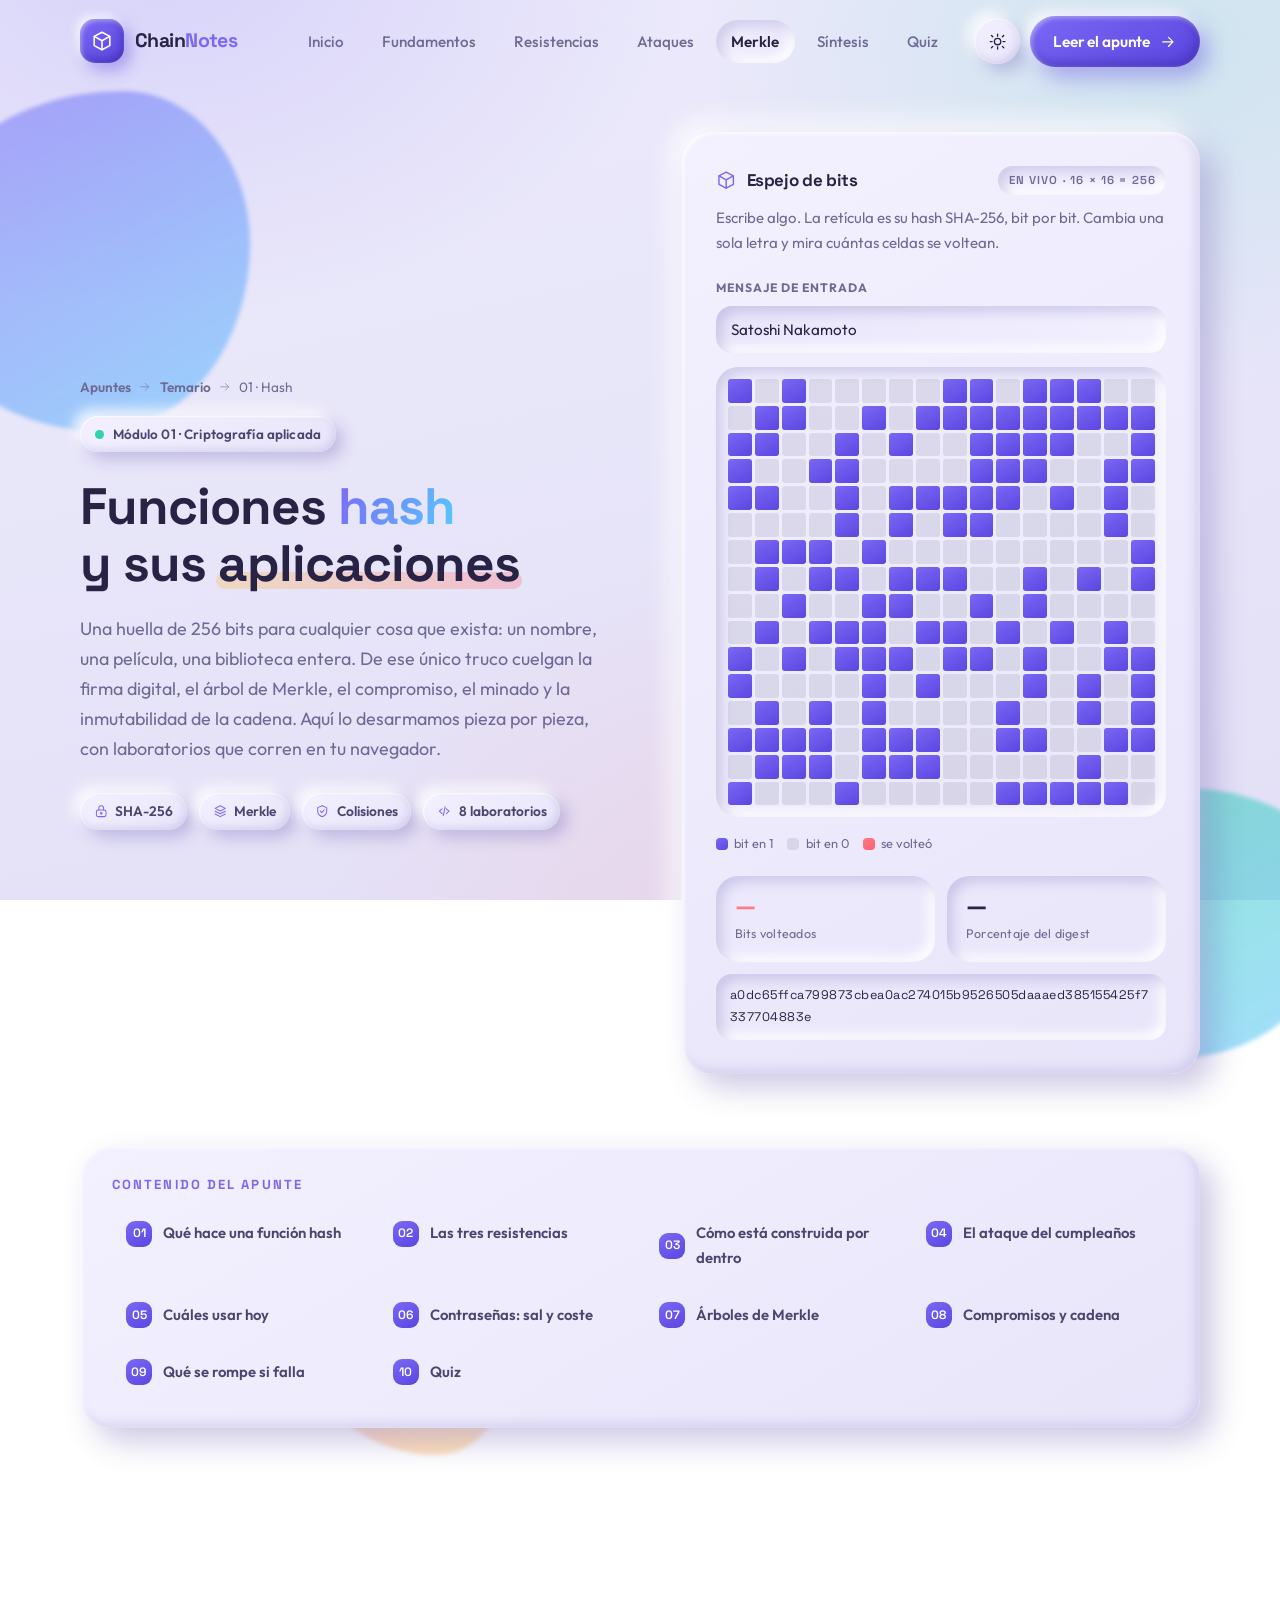
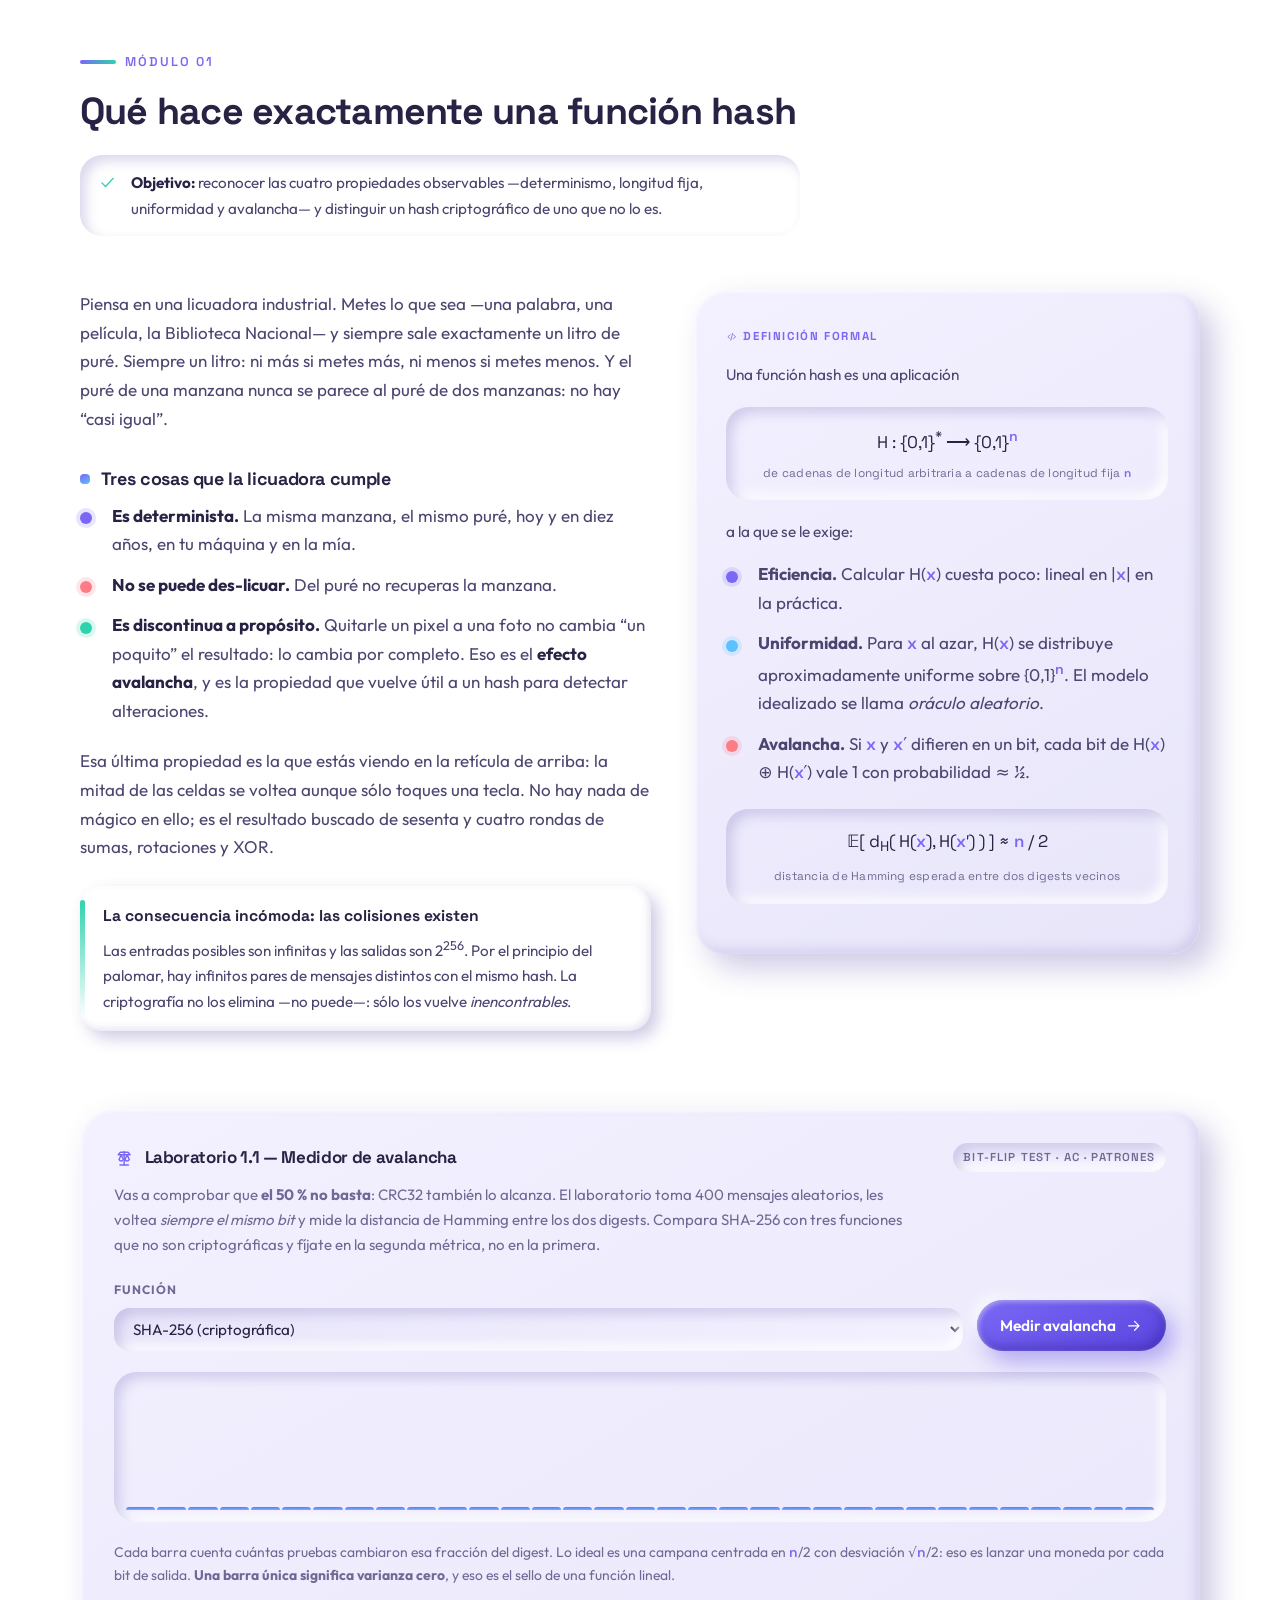
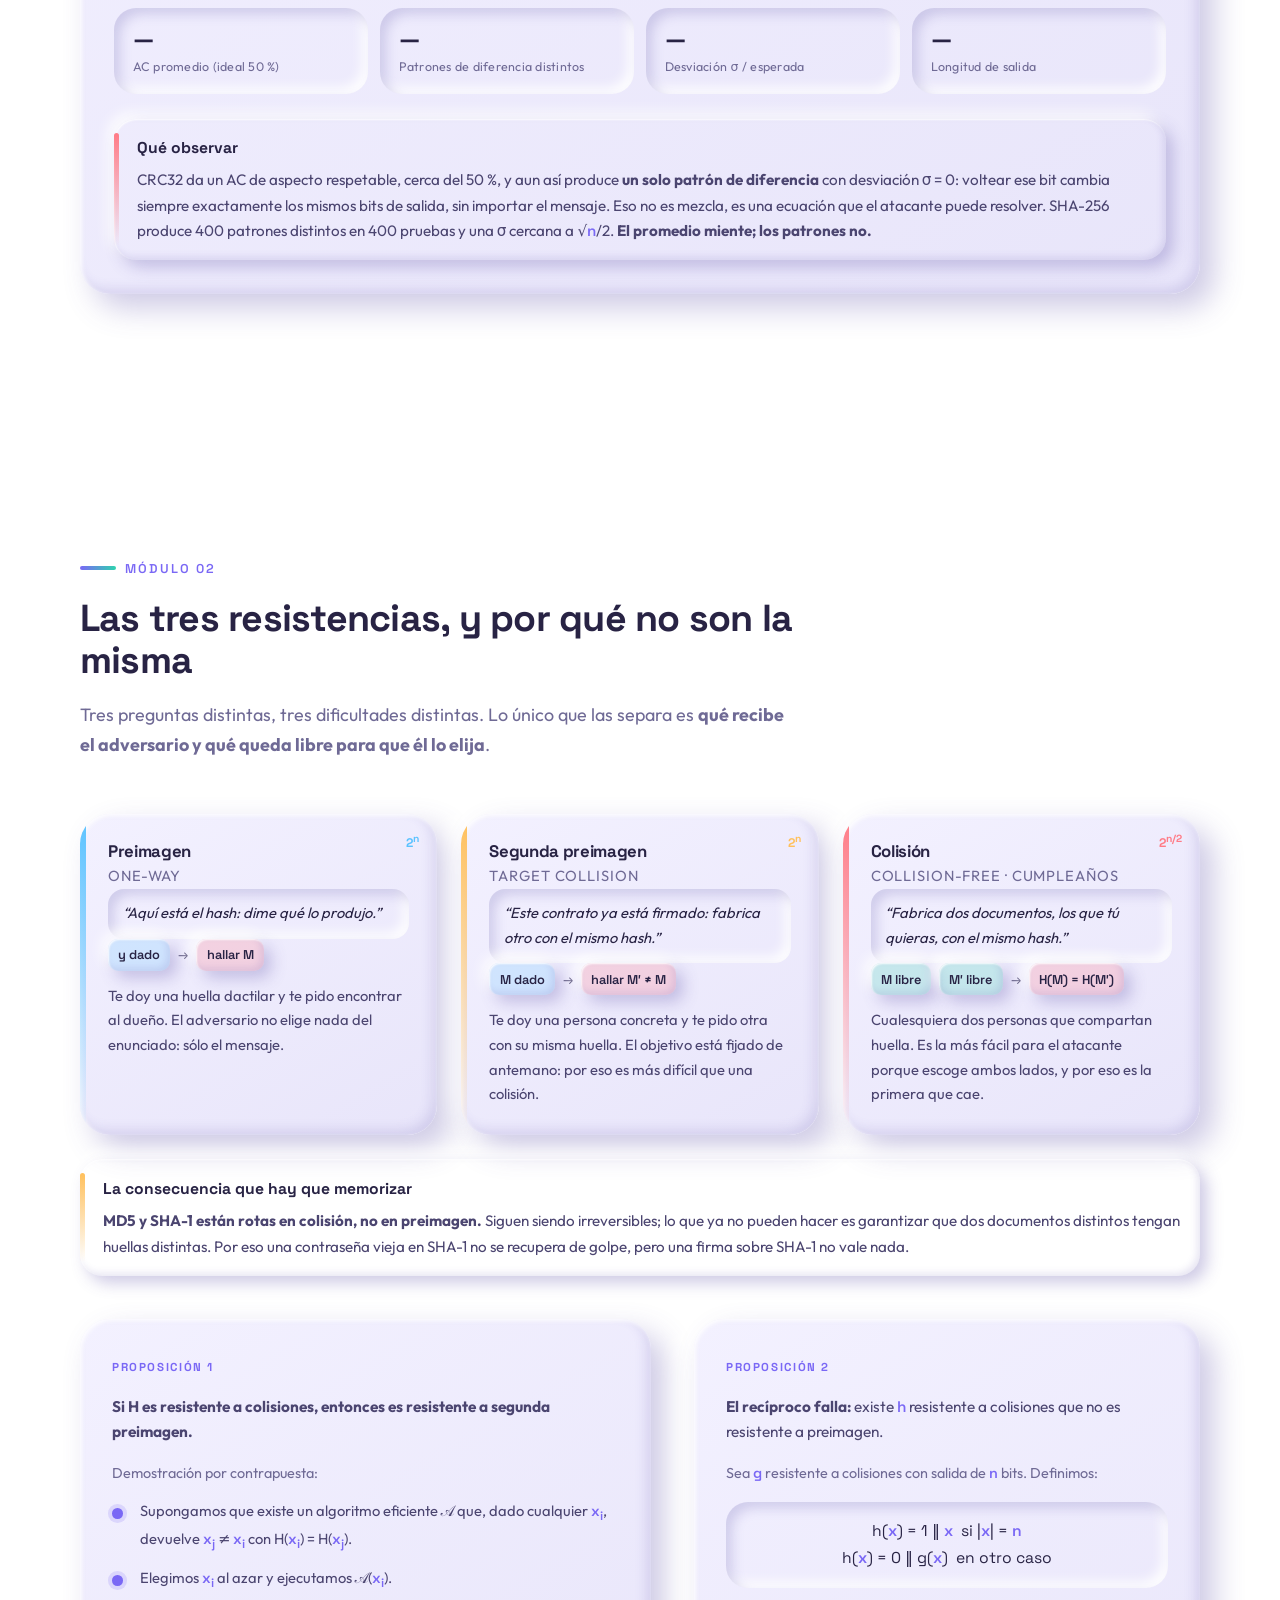
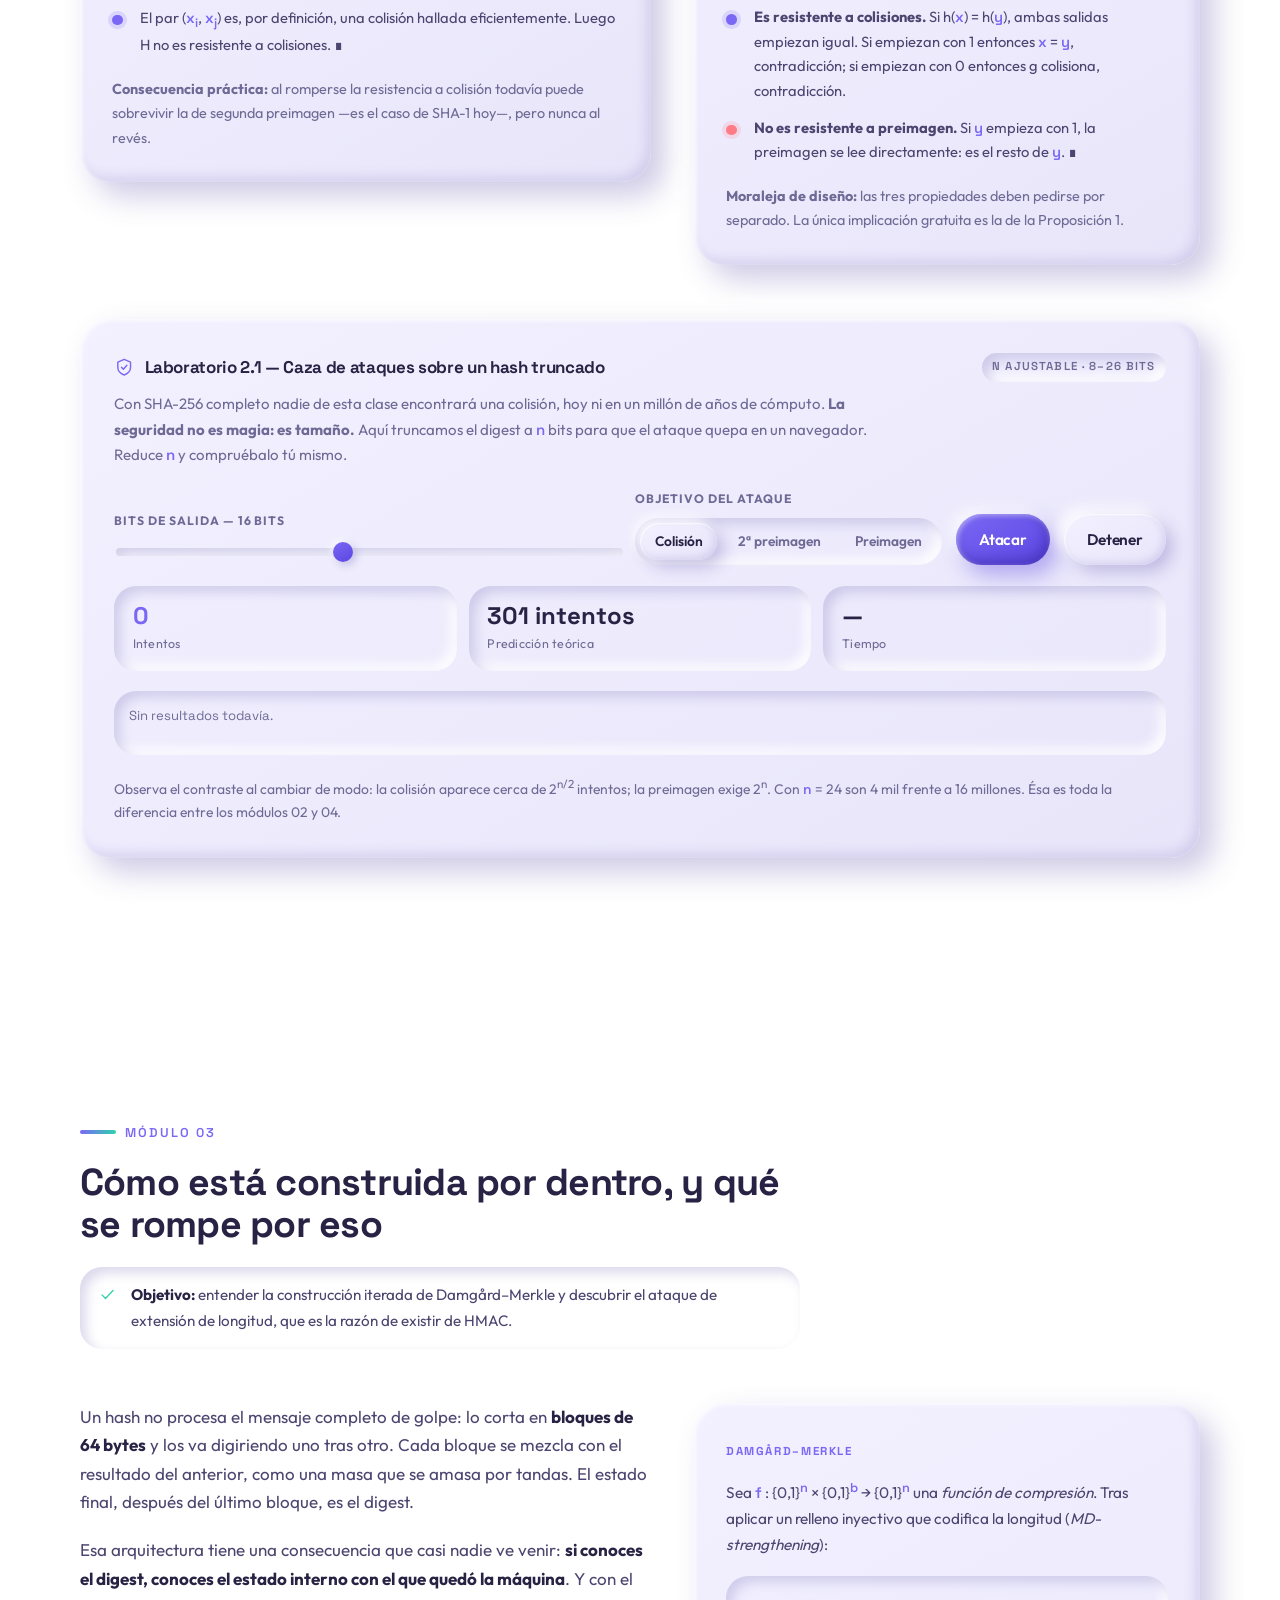
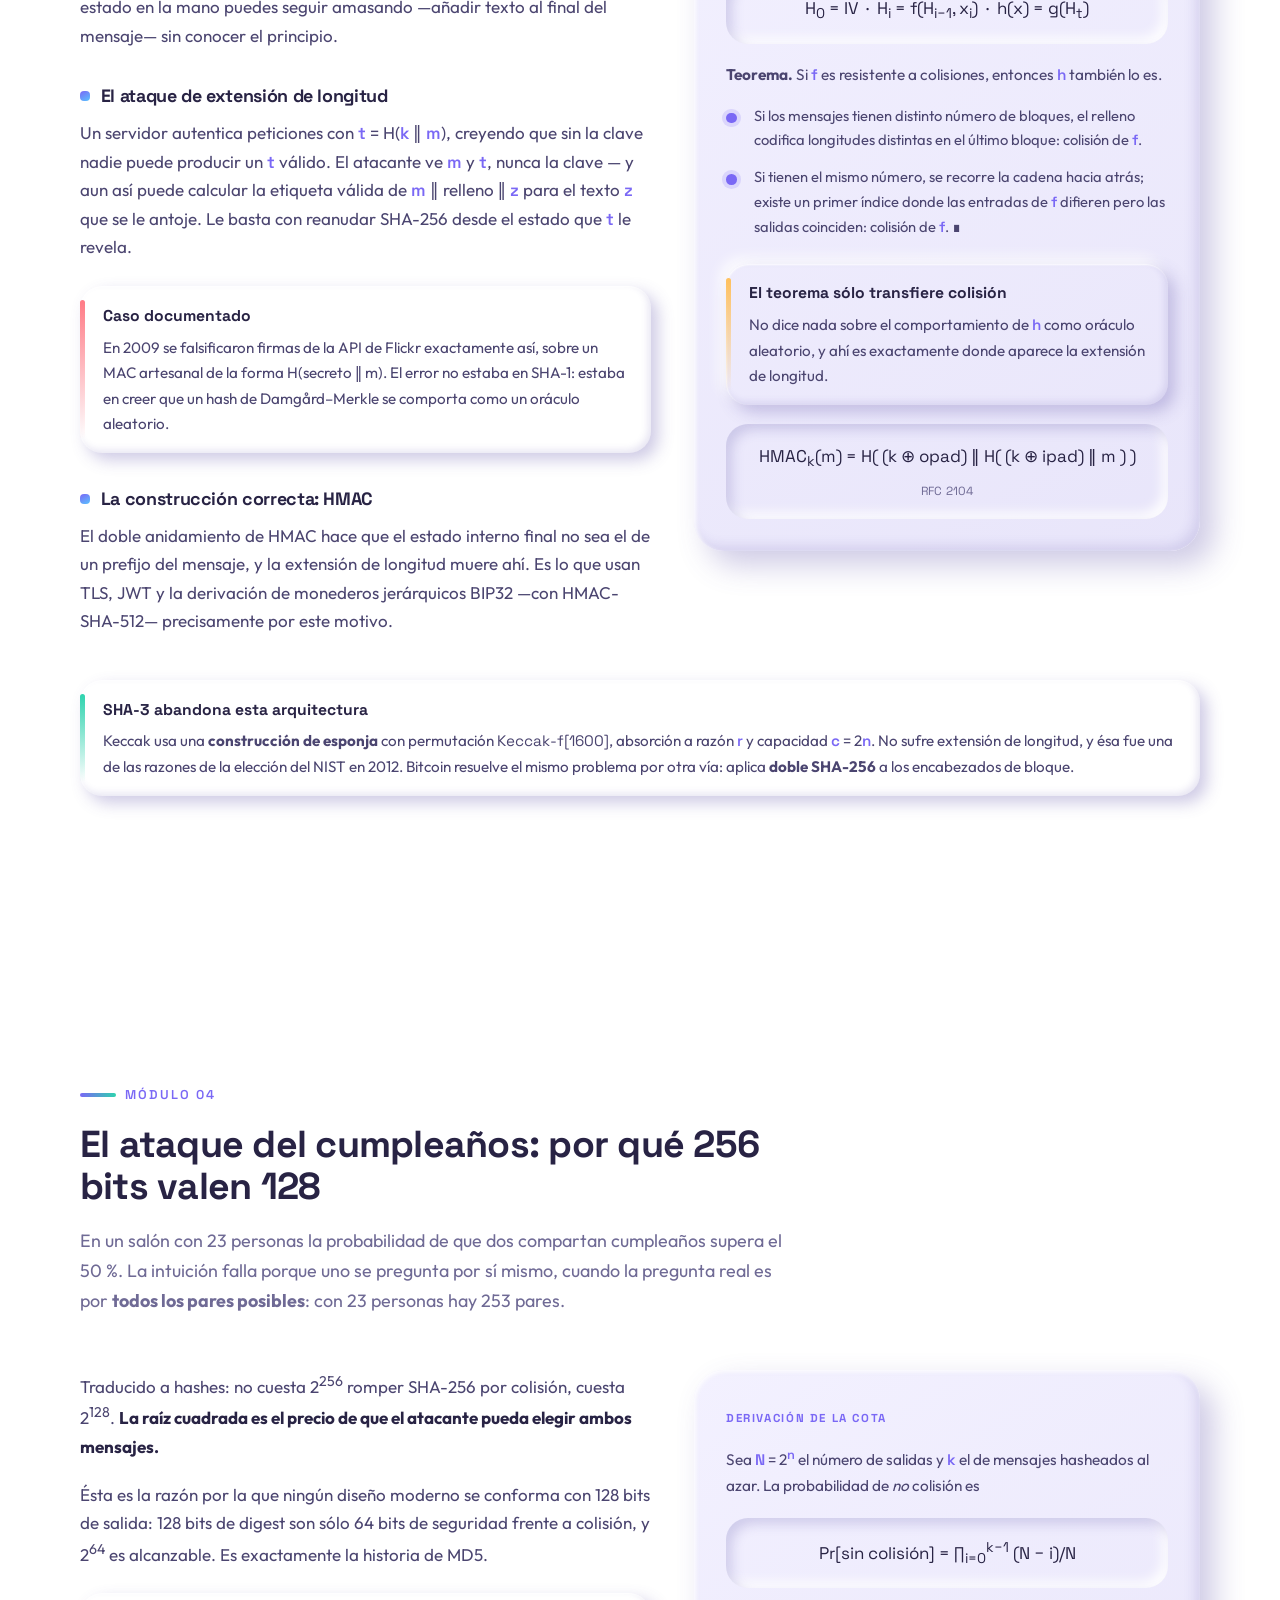
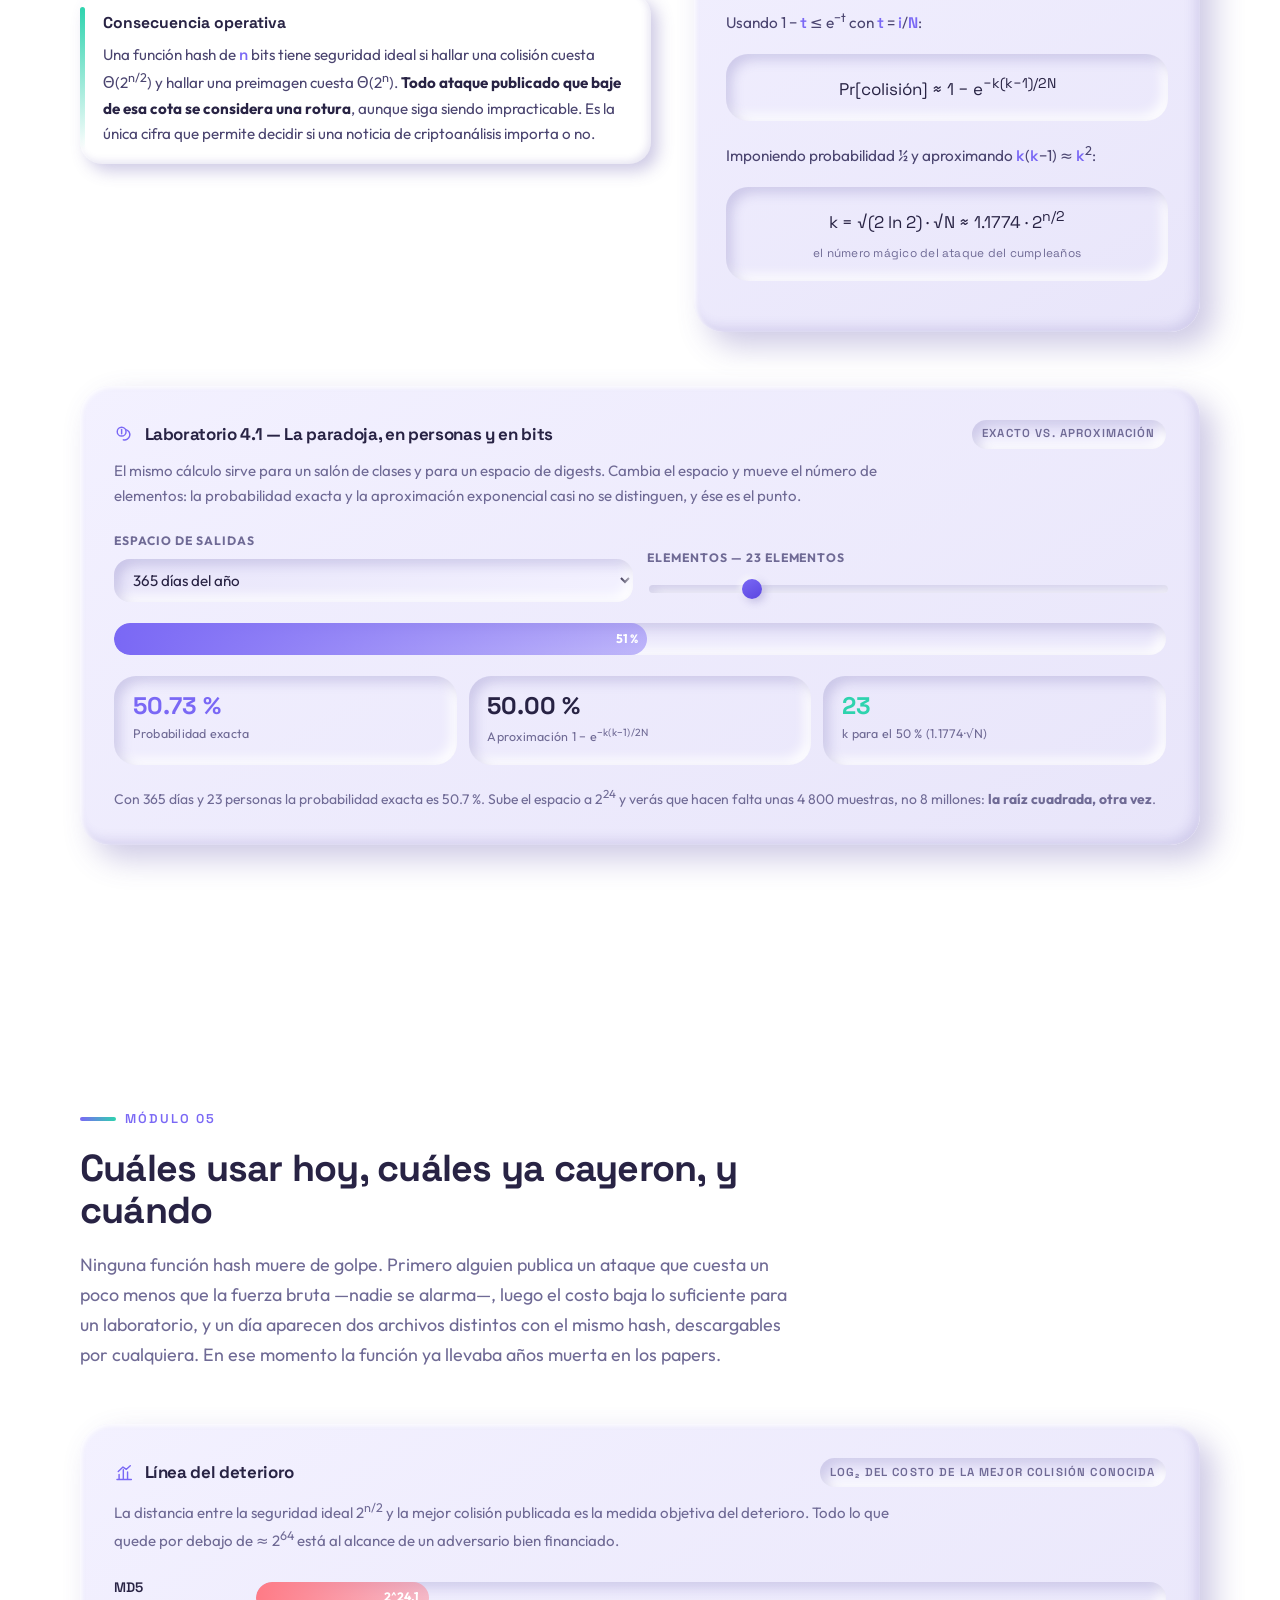
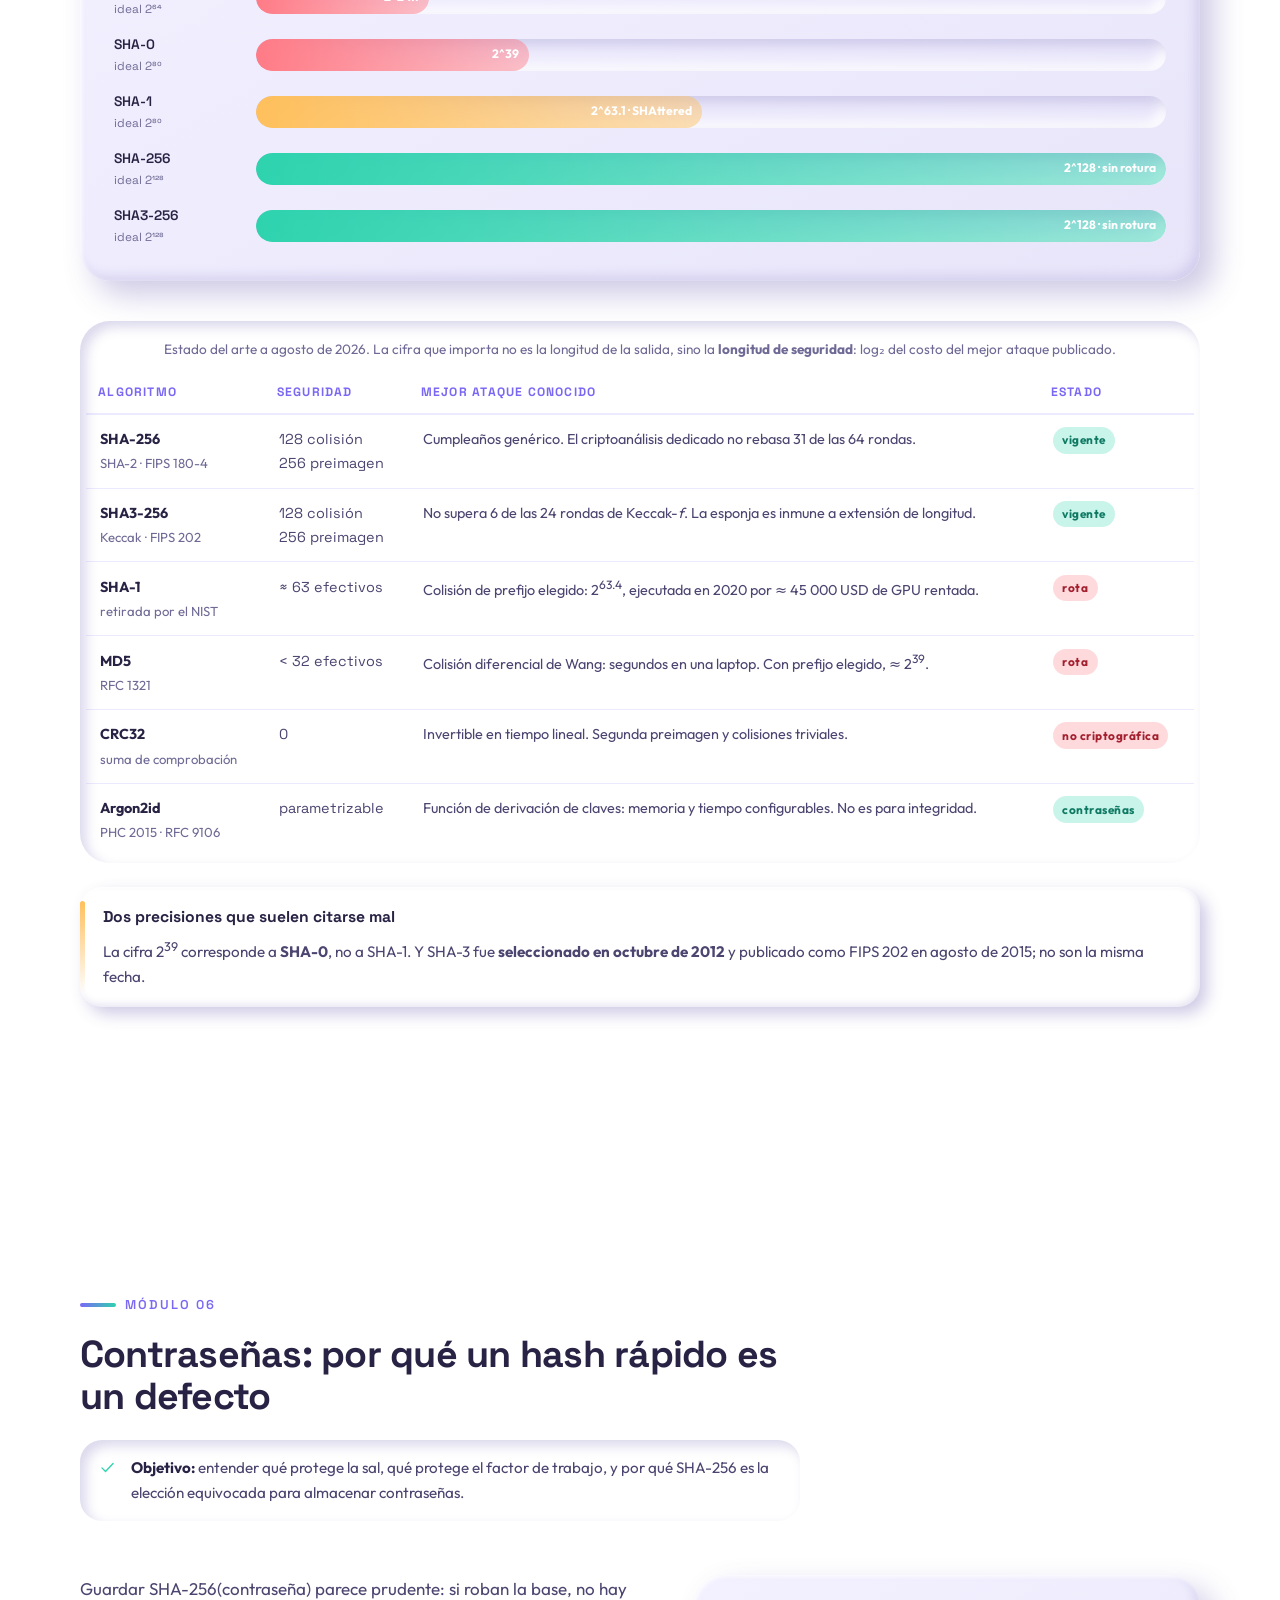
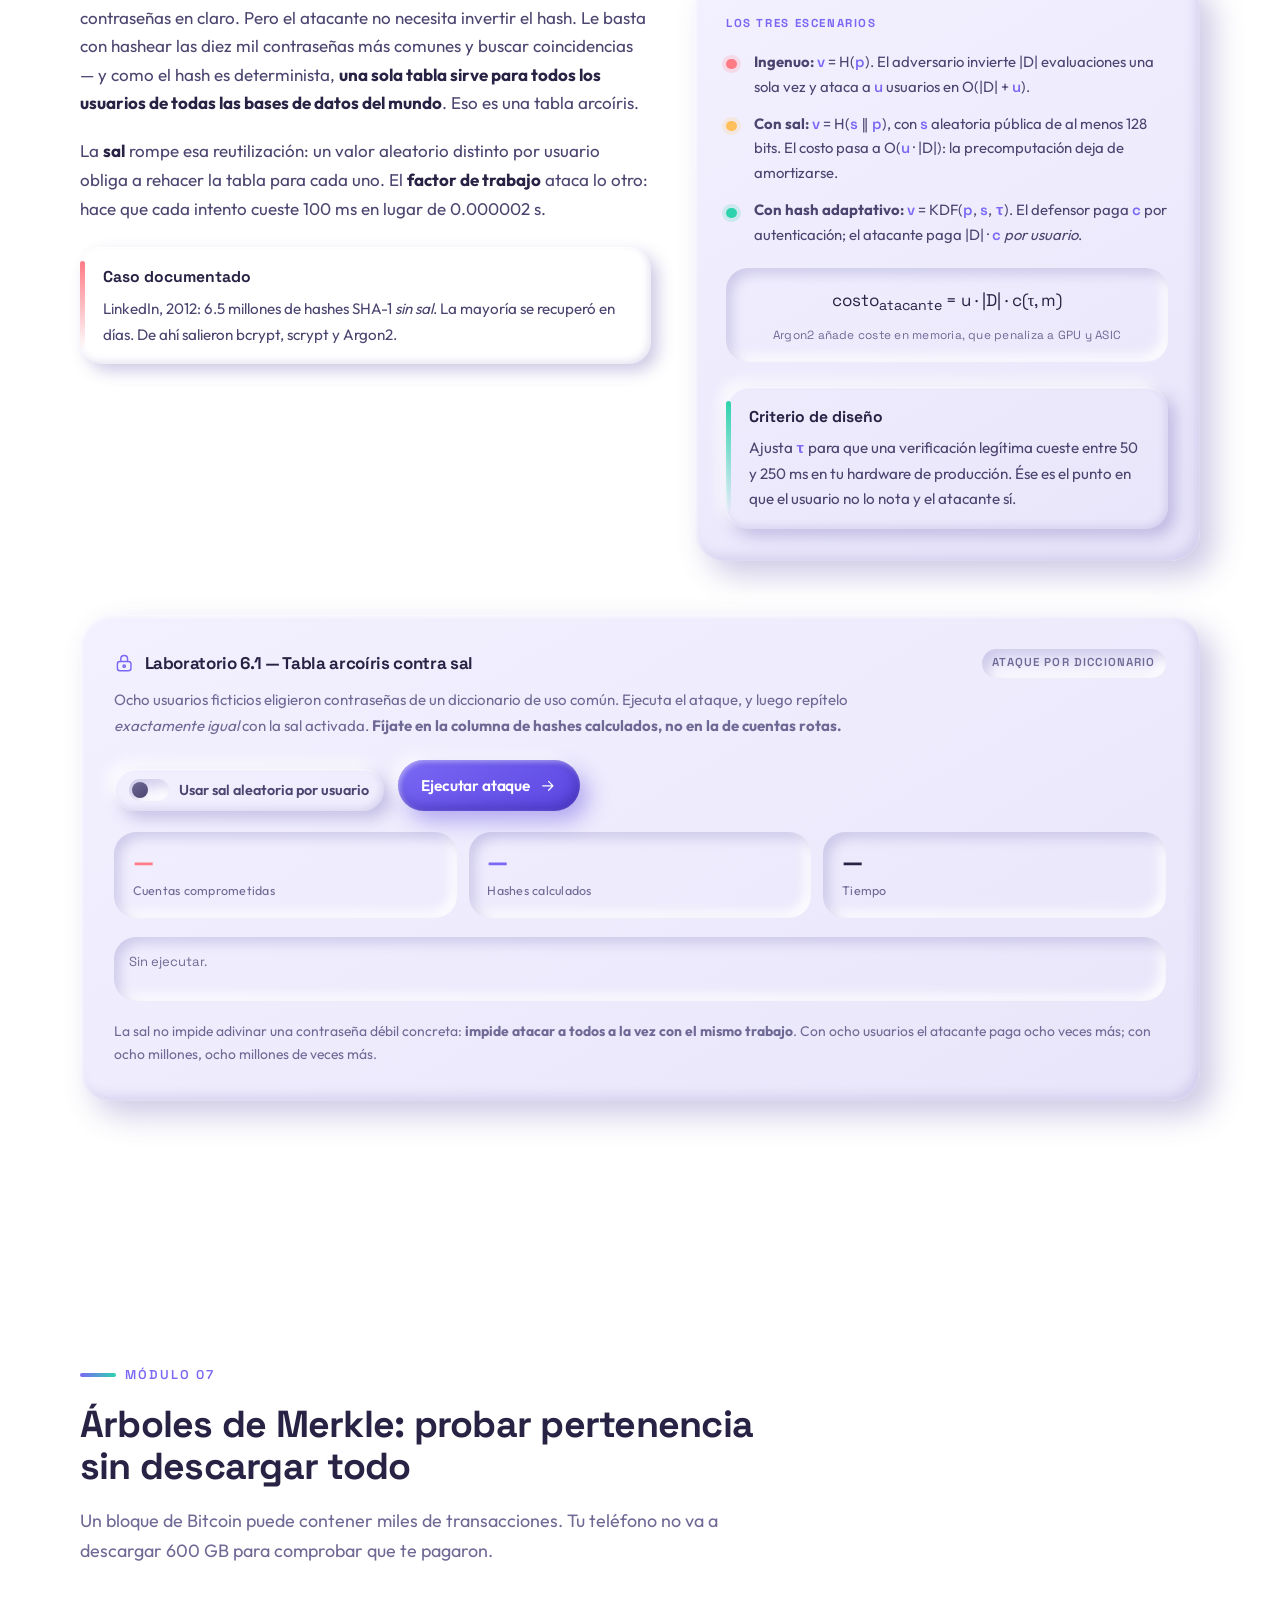
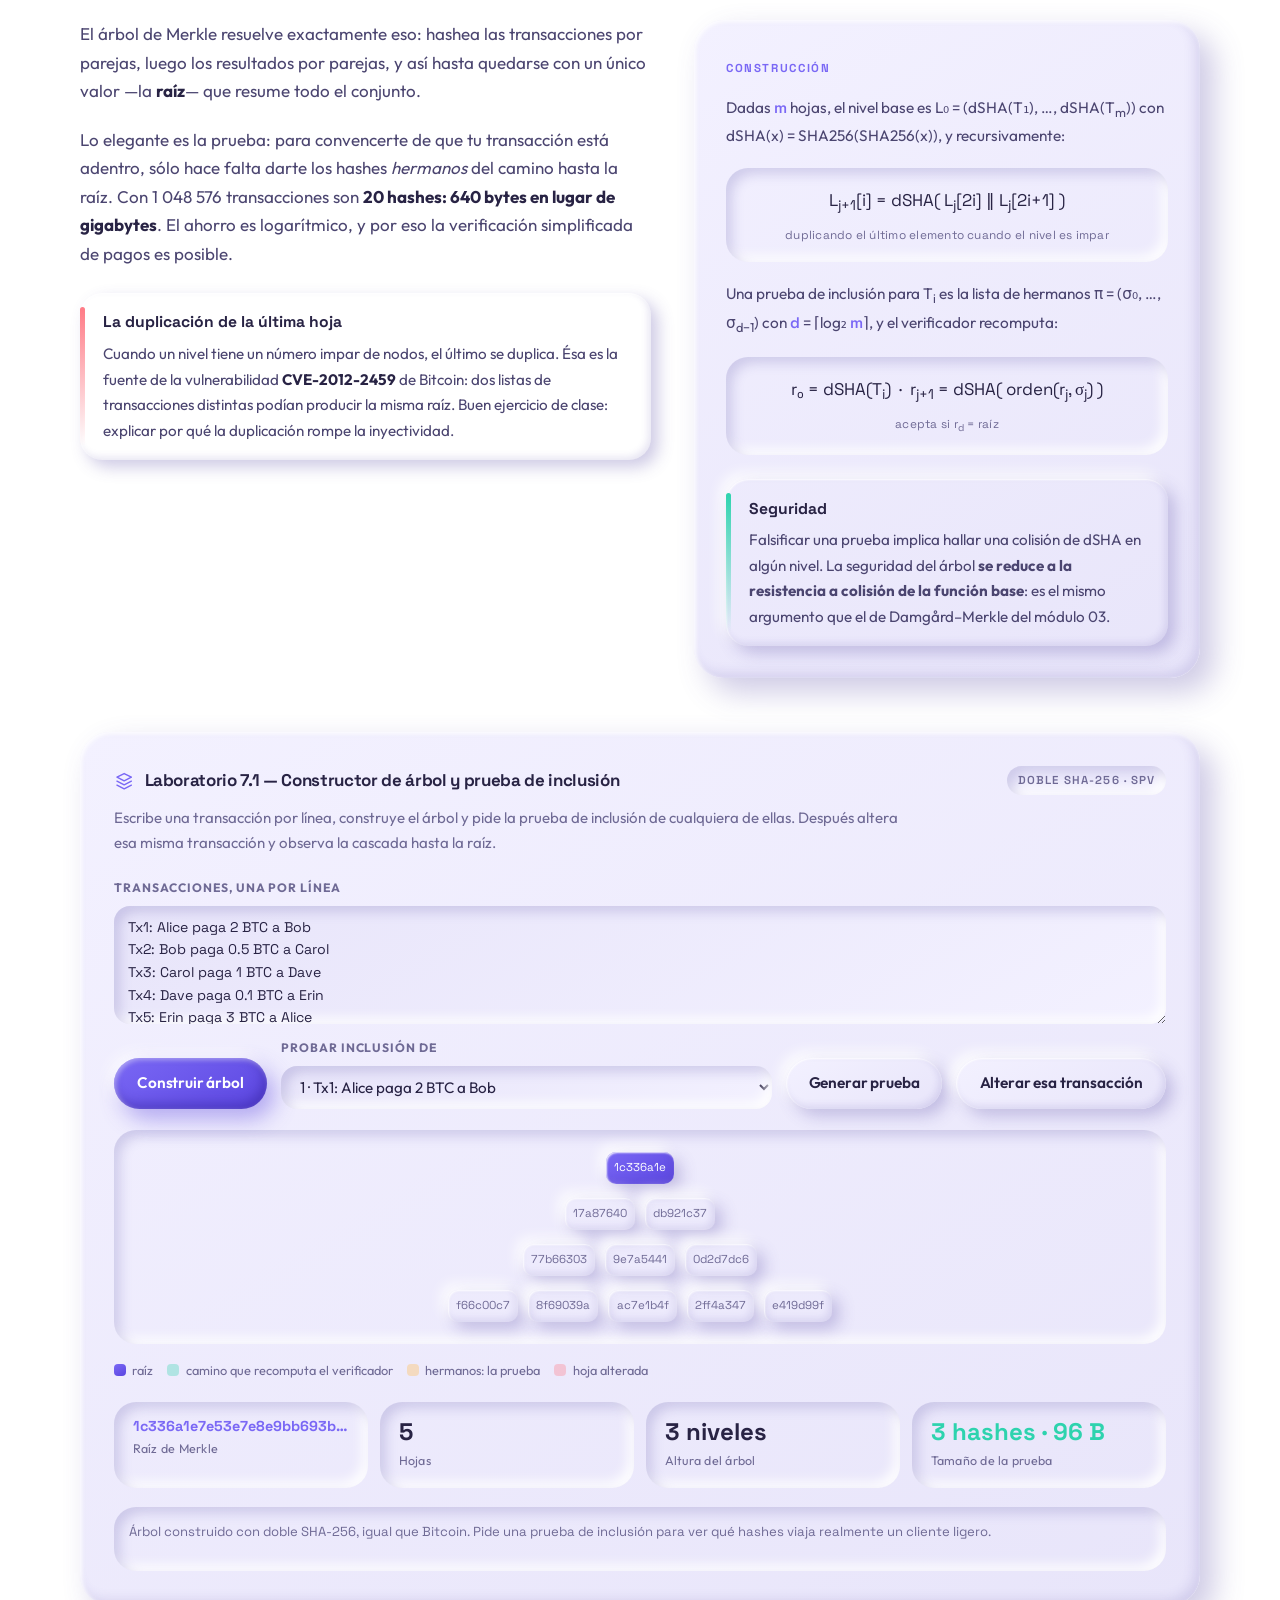
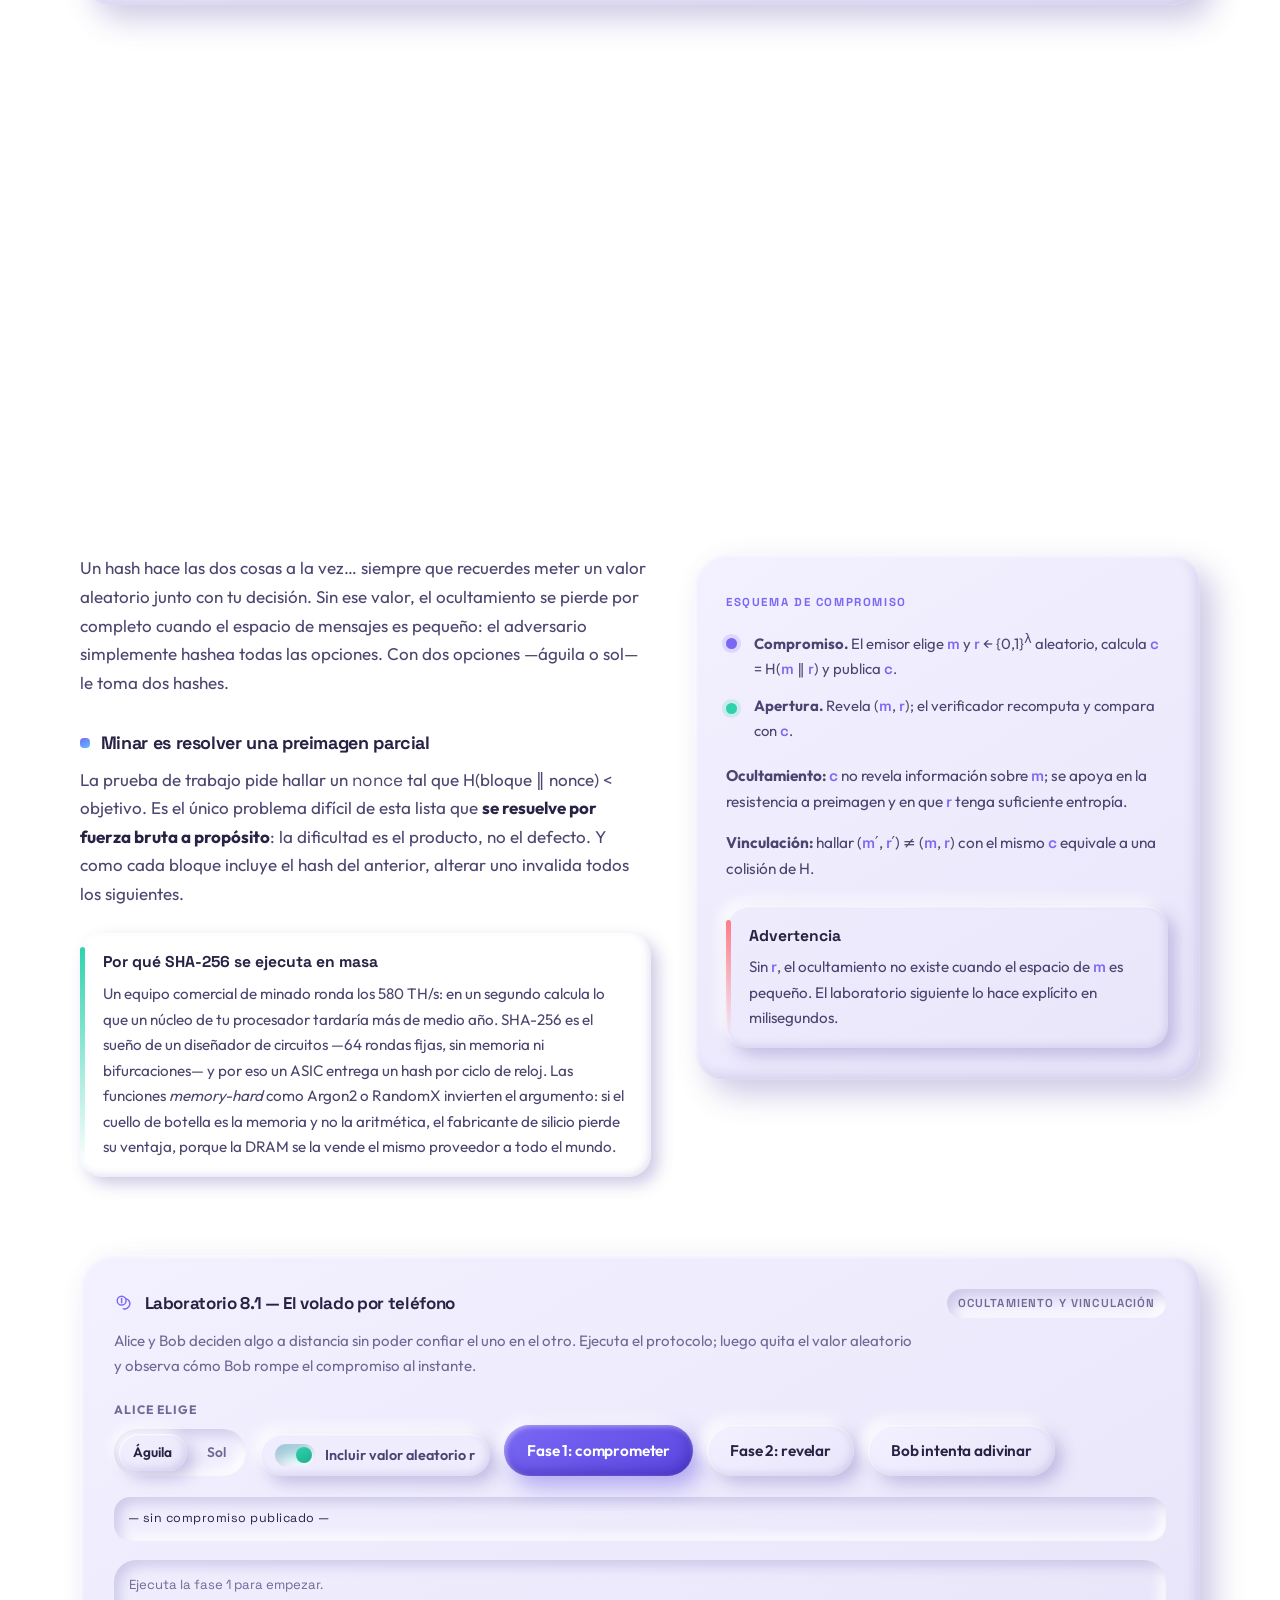
<file: temas/hash.html>
<!DOCTYPE html>
<html lang="es">
<head>
<meta charset="UTF-8">
<meta name="viewport" content="width=device-width, initial-scale=1">
<title>Funciones hash y sus aplicaciones — ChainNotes</title>
<meta name="description" content="Apunte 01: funciones hash. Avalancha, las tres resistencias, Damgard-Merkle y extension de longitud, ataque del cumpleanos, arboles de Merkle, compromisos y prueba de trabajo, con ocho laboratorios interactivos.">
<link rel="icon" href="../assets/favicon.svg" type="image/svg+xml">
<link rel="preconnect" href="https://fonts.googleapis.com">
<link rel="preconnect" href="https://fonts.gstatic.com" crossorigin>
<link href="https://fonts.googleapis.com/css2?family=Outfit:wght@300;400;500;600;700;800&family=Space+Grotesk:wght@400;500;600;700&display=swap" rel="stylesheet">
<link rel="stylesheet" href="../assets/css/styles.css">
<link rel="stylesheet" href="../assets/css/apuntes.css">
</head>
<body>

<!-- ============ SPRITE DE ICONOS ============ -->
<svg class="sprite" aria-hidden="true" focusable="false" xmlns="http://www.w3.org/2000/svg">
  <symbol id="i-cube" viewBox="0 0 24 24"><path d="M12 2.5 20.5 7v10L12 21.5 3.5 17V7L12 2.5Z"/><path d="M3.7 7 12 11.7 20.3 7M12 11.7V21.4"/></symbol>
  <symbol id="i-lock" viewBox="0 0 24 24"><rect x="4" y="10" width="16" height="11" rx="3"/><path d="M8 10V7a4 4 0 0 1 8 0v3"/><circle cx="12" cy="15.5" r="1.4"/></symbol>
  <symbol id="i-nodes" viewBox="0 0 24 24"><circle cx="12" cy="4.5" r="2.5"/><circle cx="4.8" cy="18" r="2.5"/><circle cx="19.2" cy="18" r="2.5"/><path d="M10.6 6.7 6.2 15.8M13.4 6.7l4.4 9.1M7.3 18h9.4"/></symbol>
  <symbol id="i-bitcoin" viewBox="0 0 24 24"><circle cx="12" cy="12" r="9"/><path d="M9.5 7.8h4.1a2.2 2.2 0 0 1 0 4.4H9.5m0 0h4.6a2.2 2.2 0 0 1 0 4.4H9.5m0-8.8v8.8M11 5.6v2.2m0 8.4v2.2m2.6-12.8v2.2m0 8.4v2.2"/></symbol>
  <symbol id="i-eth" viewBox="0 0 24 24"><path d="M12 2.5 5.5 13 12 16.8 18.5 13 12 2.5Z"/><path d="m5.5 14.6 6.5 6.9 6.5-6.9L12 18.4 5.5 14.6Z"/></symbol>
  <symbol id="i-code" viewBox="0 0 24 24"><path d="m8.5 8-4.6 4 4.6 4M15.5 8l4.6 4-4.6 4M13.6 4.8 10.4 19.2"/></symbol>
  <symbol id="i-token" viewBox="0 0 24 24"><circle cx="9" cy="9" r="5.2"/><path d="M13.9 6.6A5.2 5.2 0 1 1 11 18.7"/><path d="M9 6.6v4.8"/></symbol>
  <symbol id="i-defi" viewBox="0 0 24 24"><path d="M3.5 19.5h17M6 19.5v-6M11 19.5V8M16 19.5v-9"/><path d="m5 10 5.6-5.2 4 2.6 4.6-4.1"/></symbol>
  <symbol id="i-layers" viewBox="0 0 24 24"><path d="m12 3 8.5 4.3L12 11.6 3.5 7.3 12 3Z"/><path d="m3.5 12 8.5 4.3 8.5-4.3M3.5 16.7 12 21l8.5-4.3"/></symbol>
  <symbol id="i-shield" viewBox="0 0 24 24"><path d="M12 2.8 19.5 6v6.1c0 4.2-3 7.5-7.5 9.1-4.5-1.6-7.5-4.9-7.5-9.1V6L12 2.8Z"/><path d="m8.8 12 2.3 2.4 4.1-4.6"/></symbol>
  <symbol id="i-globe" viewBox="0 0 24 24"><circle cx="12" cy="12" r="9"/><path d="M3.3 9.8h17.4M3.3 14.2h17.4"/><path d="M12 3c-2.6 2.6-3.9 5.6-3.9 9s1.3 6.4 3.9 9c2.6-2.6 3.9-5.6 3.9-9S14.6 5.6 12 3Z"/></symbol>
  <symbol id="i-scale" viewBox="0 0 24 24"><path d="M12 4v16M7 20h10M5 8h14l-2.5-3h-9L5 8Z"/><path d="M8.5 8 6 13.5a2.6 2.6 0 0 0 5 0L8.5 8ZM15.5 8 13 13.5a2.6 2.6 0 0 0 5 0L15.5 8Z"/></symbol>
  <symbol id="i-arrow" viewBox="0 0 24 24"><path d="M5 12h14M13 6l6 6-6 6"/></symbol>
  <symbol id="i-check" viewBox="0 0 24 24"><path d="m5 12.5 4.5 4.5L19 7"/></symbol>
  <symbol id="i-download" viewBox="0 0 24 24"><path d="M12 3.5v11M7.5 10.5 12 15l4.5-4.5"/><path d="M4.5 16.5v2a2 2 0 0 0 2 2h11a2 2 0 0 0 2-2v-2"/></symbol>
  <symbol id="i-github" viewBox="0 0 24 24"><path d="M12 2.6a9.4 9.4 0 0 0-3 18.3c.5.1.6-.2.6-.5v-1.7c-2.6.6-3.2-1.2-3.2-1.2-.4-1.1-1-1.4-1-1.4-.9-.6.1-.6.1-.6 1 .1 1.5 1 1.5 1 .9 1.5 2.3 1.1 2.9.8.1-.6.3-1.1.6-1.3-2.1-.2-4.3-1-4.3-4.6 0-1 .4-1.9 1-2.5-.1-.3-.4-1.3.1-2.6 0 0 .8-.3 2.6 1a9 9 0 0 1 4.7 0c1.8-1.3 2.6-1 2.6-1 .5 1.3.2 2.3.1 2.6.6.6 1 1.5 1 2.5 0 3.6-2.2 4.4-4.3 4.6.3.3.6.9.6 1.8v2.7c0 .3.2.6.7.5A9.4 9.4 0 0 0 12 2.6Z"/></symbol>
  <symbol id="i-link" viewBox="0 0 24 24"><path d="M10.5 13.5a3.5 3.5 0 0 0 5 0l3-3a3.5 3.5 0 0 0-5-5l-1.5 1.5"/><path d="M13.5 10.5a3.5 3.5 0 0 0-5 0l-3 3a3.5 3.5 0 0 0 5 5L12 17"/></symbol>
  <symbol id="i-mail" viewBox="0 0 24 24"><rect x="3" y="5.5" width="18" height="13" rx="3"/><path d="m4 8 7.1 4.6a1.7 1.7 0 0 0 1.8 0L20 8"/></symbol>
  <symbol id="i-sun" viewBox="0 0 24 24"><circle cx="12" cy="12" r="4"/><path d="M12 2.8v2.4M12 18.8v2.4M4.3 4.3l1.7 1.7M18 18l1.7 1.7M2.8 12h2.4M18.8 12h2.4M4.3 19.7 6 18M18 6l1.7-1.7"/></symbol>
  <symbol id="i-moon" viewBox="0 0 24 24"><path d="M20 14.4A8.2 8.2 0 0 1 9.6 4 8.5 8.5 0 1 0 20 14.4Z"/></symbol>
</svg>

<div class="scroll-progress" aria-hidden="true"><span id="progressBar"></span></div>
<a class="skip-link" href="#fundamentos">Saltar al contenido</a>

<!-- ============ HEADER ============ -->
<header class="header" id="header">
  <div class="container header__inner">
    <a class="brand" href="../index.html" aria-label="ChainNotes, ir al inicio">
      <span class="brand__mark" aria-hidden="true"><svg viewBox="0 0 24 24"><use href="#i-cube"/></svg></span>
      <span class="brand__text">Chain<em>Notes</em></span>
    </a>

    <nav class="nav" id="nav" aria-label="Navegación principal">
      <ul class="nav__list">
        <li><a class="nav__link" href="../index.html">Inicio</a></li>
        <li><a class="nav__link is-active" href="#fundamentos">Fundamentos</a></li>
        <li><a class="nav__link" href="#resistencias">Resistencias</a></li>
        <li><a class="nav__link" href="#cumpleanos">Ataques</a></li>
        <li><a class="nav__link" href="#merkle">Merkle</a></li>
        <li><a class="nav__link" href="#sintesis">Síntesis</a></li>
        <li><a class="nav__link" href="#quiz">Quiz</a></li>
      </ul>
    </nav>

    <div class="header__actions">
      <button class="clay-btn clay-btn--icon" id="themeToggle" type="button" aria-label="Cambiar tema" title="Cambiar tema">
        <svg class="ico-sun" viewBox="0 0 24 24"><use href="#i-sun"/></svg>
        <svg class="ico-moon" viewBox="0 0 24 24"><use href="#i-moon"/></svg>
      </button>
      <a class="clay-btn clay-btn--primary header__cta" href="#fundamentos">
        Leer el apunte <svg viewBox="0 0 24 24"><use href="#i-arrow"/></svg>
      </a>
      <button class="burger" id="burger" type="button" aria-label="Abrir menú" aria-expanded="false" aria-controls="nav">
        <span></span><span></span><span></span>
      </button>
    </div>
  </div>
</header>

<main>

<!-- ============ CABECERA DEL TEMA ============ -->
<section class="topic-hero" id="inicio">
  <div class="blobs" aria-hidden="true">
    <span class="blob blob--1" data-parallax="0.16"></span>
    <span class="blob blob--2" data-parallax="-0.10"></span>
    <span class="blob blob--3" data-parallax="0.07"></span>
    <span class="blob blob--4" data-parallax="-0.05"></span>
  </div>

  <div class="container topic-hero__inner">
    <div>
      <nav class="crumbs anim" style="--d:0ms" aria-label="Ruta de navegación">
        <a href="../index.html">Apuntes</a>
        <svg viewBox="0 0 24 24" aria-hidden="true"><use href="#i-arrow"/></svg>
        <a href="../index.html#temas">Temario</a>
        <svg viewBox="0 0 24 24" aria-hidden="true"><use href="#i-arrow"/></svg>
        <span>01 · Hash</span>
      </nav>

      <span class="badge anim" style="--d:60ms">
        <span class="badge__dot"></span> Módulo 01 · Criptografía aplicada
      </span>

      <h1 class="topic-hero__title anim" style="--d:120ms">
        Funciones <span class="grad">hash</span><br>
        y sus <span class="underlined">aplicaciones</span>
      </h1>

      <p class="topic-hero__lead anim" style="--d:200ms">
        Una huella de 256 bits para cualquier cosa que exista: un nombre, una película,
        una biblioteca entera. De ese único truco cuelgan la firma digital, el árbol de
        Merkle, el compromiso, el minado y la inmutabilidad de la cadena. Aquí lo
        desarmamos pieza por pieza, con laboratorios que corren en tu navegador.
      </p>

      <ul class="topic-hero__meta anim" style="--d:280ms">
        <li><svg viewBox="0 0 24 24"><use href="#i-lock"/></svg> SHA-256</li>
        <li><svg viewBox="0 0 24 24"><use href="#i-layers"/></svg> Merkle</li>
        <li><svg viewBox="0 0 24 24"><use href="#i-shield"/></svg> Colisiones</li>
        <li><svg viewBox="0 0 24 24"><use href="#i-code"/></svg> 8 laboratorios</li>
      </ul>
    </div>

    <!-- LAB 1: espejo de bits, dentro de la cabecera -->
    <div class="clay-card lab anim anim--scale" style="--d:240ms;margin-top:0">
      <div class="lab__head">
        <h2 class="lab__title"><svg viewBox="0 0 24 24"><use href="#i-cube"/></svg> Espejo de bits</h2>
        <span class="lab__tag">en vivo · 16 × 16 = 256</span>
      </div>
      <p class="lab__intro">
        Escribe algo. La retícula es su hash SHA-256, bit por bit. Cambia una sola
        letra y mira cuántas celdas se voltean.
      </p>

      <div class="field field--wide" style="margin-bottom:14px">
        <label class="field__label" for="mirrorInput">Mensaje de entrada</label>
        <input type="text" id="mirrorInput" value="Satoshi Nakamoto" autocomplete="off" spellcheck="false">
      </div>

      <div class="bitgrid" id="mirrorGrid" aria-hidden="true"></div>

      <div class="legend">
        <span><i style="background:linear-gradient(150deg,var(--violet),var(--violet-deep))"></i> bit en 1</span>
        <span><i style="background:color-mix(in srgb,var(--ink) 10%,transparent)"></i> bit en 0</span>
        <span><i style="background:linear-gradient(150deg,var(--coral),#ff5f6d)"></i> se volteó</span>
      </div>

      <div class="readout">
        <div class="metric">
          <span class="metric__num metric__num--coral" id="mirrorFlips">—</span>
          <span class="metric__label">Bits volteados</span>
        </div>
        <div class="metric">
          <span class="metric__num" id="mirrorPct">—</span>
          <span class="metric__label">Porcentaje del digest</span>
        </div>
      </div>

      <code class="hashout hashout--sm" id="mirrorHash" style="margin-top:12px"></code>
    </div>
  </div>

  <div class="container">
    <nav class="clay-card toc reveal" aria-label="Contenido del apunte">
      <h2>Contenido del apunte</h2>
      <ul class="toc__list">
        <li><a href="#fundamentos"><span class="toc__n">01</span> Qué hace una función hash</a></li>
        <li><a href="#resistencias"><span class="toc__n">02</span> Las tres resistencias</a></li>
        <li><a href="#construccion"><span class="toc__n">03</span> Cómo está construida por dentro</a></li>
        <li><a href="#cumpleanos"><span class="toc__n">04</span> El ataque del cumpleaños</a></li>
        <li><a href="#algoritmos"><span class="toc__n">05</span> Cuáles usar hoy</a></li>
        <li><a href="#contrasenas"><span class="toc__n">06</span> Contraseñas: sal y coste</a></li>
        <li><a href="#merkle"><span class="toc__n">07</span> Árboles de Merkle</a></li>
        <li><a href="#blockchain"><span class="toc__n">08</span> Compromisos y cadena</a></li>
        <li><a href="#sintesis"><span class="toc__n">09</span> Qué se rompe si falla</a></li>
        <li><a href="#quiz"><span class="toc__n">10</span> Quiz</a></li>
      </ul>
    </nav>
  </div>
</section>


<!-- ============ 01 · FUNDAMENTOS ============ -->
<section class="section note" id="fundamentos">
  <div class="container">
    <header class="note__head reveal">
      <span class="eyebrow"><span class="eyebrow__line"></span> Módulo 01</span>
      <h2 class="section__title">Qué hace exactamente una función hash</h2>
      <div class="goal">
        <svg viewBox="0 0 24 24"><use href="#i-check"/></svg>
        <p style="margin:0"><strong>Objetivo:</strong> reconocer las cuatro propiedades observables
        —determinismo, longitud fija, uniformidad y avalancha— y distinguir un hash
        criptográfico de uno que no lo es.</p>
      </div>
    </header>

    <div class="note__grid">
      <div class="note__body reveal">
        <p>
          Piensa en una licuadora industrial. Metes lo que sea —una palabra, una película,
          la Biblioteca Nacional— y siempre sale exactamente un litro de puré. Siempre un
          litro: ni más si metes más, ni menos si metes menos. Y el puré de una manzana
          nunca se parece al puré de dos manzanas: no hay “casi igual”.
        </p>

        <h3>Tres cosas que la licuadora cumple</h3>
        <ul class="plain-list">
          <li><strong>Es determinista.</strong> La misma manzana, el mismo puré, hoy y en diez
            años, en tu máquina y en la mía.</li>
          <li style="--accent:var(--coral)"><strong>No se puede des-licuar.</strong> Del puré no
            recuperas la manzana.</li>
          <li style="--accent:var(--mint)"><strong>Es discontinua a propósito.</strong> Quitarle un
            pixel a una foto no cambia “un poquito” el resultado: lo cambia por completo. Eso es el
            <strong>efecto avalancha</strong>, y es la propiedad que vuelve útil a un hash para
            detectar alteraciones.</li>
        </ul>

        <p>
          Esa última propiedad es la que estás viendo en la retícula de arriba: la mitad de las
          celdas se voltea aunque sólo toques una tecla. No hay nada de mágico en ello; es el
          resultado buscado de sesenta y cuatro rondas de sumas, rotaciones y XOR.
        </p>

        <div class="callout callout--key">
          <span class="callout__title">La consecuencia incómoda: las colisiones existen</span>
          Las entradas posibles son infinitas y las salidas son 2<sup>256</sup>. Por el
          principio del palomar, hay infinitos pares de mensajes distintos con el mismo hash.
          La criptografía no los elimina —no puede—: sólo los vuelve <em>inencontrables</em>.
        </div>
      </div>

      <aside class="clay-card formal reveal" style="--d:80ms">
        <span class="formal__tag"><svg viewBox="0 0 24 24" style="width:1em;height:1em"><use href="#i-code"/></svg> Definición formal</span>
        <p>Una función hash es una aplicación</p>
        <span class="eq">
          H : {0,1}<sup>*</sup> ⟶ {0,1}<sup><var>n</var></sup>
          <small>de cadenas de longitud arbitraria a cadenas de longitud fija <var>n</var></small>
        </span>
        <p>a la que se le exige:</p>
        <ul class="plain-list">
          <li><strong>Eficiencia.</strong> Calcular H(<var>x</var>) cuesta poco: lineal en
            |<var>x</var>| en la práctica.</li>
          <li style="--accent:var(--sky)"><strong>Uniformidad.</strong> Para <var>x</var> al azar,
            H(<var>x</var>) se distribuye aproximadamente uniforme sobre {0,1}<sup><var>n</var></sup>.
            El modelo idealizado se llama <em>oráculo aleatorio</em>.</li>
          <li style="--accent:var(--coral)"><strong>Avalancha.</strong> Si <var>x</var> y
            <var>x</var>′ difieren en un bit, cada bit de H(<var>x</var>) ⊕ H(<var>x</var>′) vale 1
            con probabilidad ≈ ½.</li>
        </ul>
        <span class="eq">
          𝔼[ d<sub>H</sub>( H(<var>x</var>), H(<var>x</var>′) ) ] ≈ <var>n</var> / 2
          <small>distancia de Hamming esperada entre dos digests vecinos</small>
        </span>
      </aside>
    </div>

    <!-- LAB 2 -->
    <div class="clay-card lab reveal">
      <div class="lab__head">
        <h2 class="lab__title"><svg viewBox="0 0 24 24"><use href="#i-scale"/></svg> Laboratorio 1.1 — Medidor de avalancha</h2>
        <span class="lab__tag">bit-flip test · AC · patrones</span>
      </div>
      <p class="lab__intro">
        Vas a comprobar que <strong>el 50 % no basta</strong>: CRC32 también lo alcanza. El
        laboratorio toma 400 mensajes aleatorios, les voltea <em>siempre el mismo bit</em> y mide
        la distancia de Hamming entre los dos digests. Compara SHA-256 con tres funciones que no
        son criptográficas y fíjate en la segunda métrica, no en la primera.
      </p>

      <div class="controls">
        <div class="field">
          <label class="field__label" for="avFunc">Función</label>
          <select id="avFunc">
            <option value="sha256">SHA-256 (criptográfica)</option>
            <option value="crc32">CRC32 (suma de comprobación)</option>
            <option value="suma">Suma de bytes (juguete)</option>
            <option value="xor">XOR de palabras (lineal)</option>
          </select>
        </div>
        <div class="field field--auto">
          <button class="clay-btn clay-btn--primary" id="avBtn" type="button">
            Medir avalancha <svg viewBox="0 0 24 24"><use href="#i-arrow"/></svg>
          </button>
        </div>
      </div>

      <div class="bars" id="avBars" role="img" aria-label="Distribución de bits cambiados"></div>
      <p class="lab__note">
        Cada barra cuenta cuántas pruebas cambiaron esa fracción del digest. Lo ideal es una
        campana centrada en <var>n</var>/2 con desviación √<var>n</var>/2: eso es lanzar una moneda
        por cada bit de salida. <strong>Una barra única significa varianza cero</strong>, y eso es
        el sello de una función lineal.
      </p>

      <div class="readout">
        <div class="metric">
          <span class="metric__num" id="avAC">—</span>
          <span class="metric__label">AC promedio (ideal 50 %)</span>
        </div>
        <div class="metric">
          <span class="metric__num" id="avPat">—</span>
          <span class="metric__label">Patrones de diferencia distintos</span>
        </div>
        <div class="metric">
          <span class="metric__num" id="avSD">—</span>
          <span class="metric__label">Desviación σ / esperada</span>
        </div>
        <div class="metric">
          <span class="metric__num" id="avN">—</span>
          <span class="metric__label">Longitud de salida</span>
        </div>
      </div>

      <div class="callout callout--warn" style="margin-bottom:0">
        <span class="callout__title">Qué observar</span>
        CRC32 da un AC de aspecto respetable, cerca del 50 %, y aun así produce
        <strong>un solo patrón de diferencia</strong> con desviación σ = 0: voltear ese bit cambia
        siempre exactamente los mismos bits de salida, sin importar el mensaje. Eso no es mezcla,
        es una ecuación que el atacante puede resolver. SHA-256 produce 400 patrones distintos en
        400 pruebas y una σ cercana a √<var>n</var>/2. <strong>El promedio miente; los patrones
        no.</strong>
      </div>
    </div>
  </div>
</section>


<!-- ============ 02 · LAS TRES RESISTENCIAS ============ -->
<section class="section note" id="resistencias">
  <div class="container">
    <header class="note__head reveal">
      <span class="eyebrow"><span class="eyebrow__line"></span> Módulo 02</span>
      <h2 class="section__title">Las tres resistencias, y por qué no son la misma</h2>
      <p class="section__lead">
        Tres preguntas distintas, tres dificultades distintas. Lo único que las separa es
        <strong>qué recibe el adversario y qué queda libre para que él lo elija</strong>.
      </p>
    </header>

    <div class="resist">
      <article class="clay-card resist__card reveal" style="--accent:var(--sky)">
        <span class="resist__cost">2<sup>n</sup></span>
        <h3>Preimagen</h3>
        <p class="resist__sub">one-way</p>
        <p class="resist__quote">“Aquí está el hash: dime qué lo produjo.”</p>
        <div class="resist__flow">
          <span class="resist__box resist__box--given">y dado</span>
          <span>→</span>
          <span class="resist__box resist__box--find">hallar M</span>
        </div>
        <p>Te doy una huella dactilar y te pido encontrar al dueño. El adversario no elige nada
          del enunciado: sólo el mensaje.</p>
      </article>

      <article class="clay-card resist__card reveal" style="--accent:var(--amber); --d:80ms">
        <span class="resist__cost">2<sup>n</sup></span>
        <h3>Segunda preimagen</h3>
        <p class="resist__sub">target collision</p>
        <p class="resist__quote">“Este contrato ya está firmado: fabrica otro con el mismo hash.”</p>
        <div class="resist__flow">
          <span class="resist__box resist__box--given">M dado</span>
          <span>→</span>
          <span class="resist__box resist__box--find">hallar M′ ≠ M</span>
        </div>
        <p>Te doy una persona concreta y te pido otra con su misma huella. El objetivo está
          fijado de antemano: por eso es más difícil que una colisión.</p>
      </article>

      <article class="clay-card resist__card reveal" style="--accent:var(--coral); --d:160ms">
        <span class="resist__cost">2<sup>n/2</sup></span>
        <h3>Colisión</h3>
        <p class="resist__sub">collision-free · cumpleaños</p>
        <p class="resist__quote">“Fabrica dos documentos, los que tú quieras, con el mismo hash.”</p>
        <div class="resist__flow">
          <span class="resist__box resist__box--free">M libre</span>
          <span class="resist__box resist__box--free">M′ libre</span>
          <span>→</span>
          <span class="resist__box resist__box--find">H(M) = H(M′)</span>
        </div>
        <p>Cualesquiera dos personas que compartan huella. Es la más fácil para el atacante
          porque escoge ambos lados, y por eso es la primera que cae.</p>
      </article>
    </div>

    <div class="callout callout--note">
      <span class="callout__title">La consecuencia que hay que memorizar</span>
      <strong>MD5 y SHA-1 están rotas en colisión, no en preimagen.</strong> Siguen siendo
      irreversibles; lo que ya no pueden hacer es garantizar que dos documentos distintos tengan
      huellas distintas. Por eso una contraseña vieja en SHA-1 no se recupera de golpe, pero una
      firma sobre SHA-1 no vale nada.
    </div>

    <div class="note__grid" style="margin-top:clamp(26px,3.4vw,44px)">
      <aside class="clay-card formal reveal">
        <span class="formal__tag">Proposición 1</span>
        <p><strong>Si H es resistente a colisiones, entonces es resistente a segunda preimagen.</strong></p>
        <p class="muted-p" style="font-size:.9rem">Demostración por contrapuesta:</p>
        <ul class="plain-list" style="font-size:.92rem">
          <li>Supongamos que existe un algoritmo eficiente 𝒜 que, dado cualquier
            <var>x<sub>i</sub></var>, devuelve <var>x<sub>j</sub></var> ≠ <var>x<sub>i</sub></var>
            con H(<var>x<sub>i</sub></var>) = H(<var>x<sub>j</sub></var>).</li>
          <li>Elegimos <var>x<sub>i</sub></var> al azar y ejecutamos 𝒜(<var>x<sub>i</sub></var>).</li>
          <li>El par (<var>x<sub>i</sub></var>, <var>x<sub>j</sub></var>) es, por definición, una
            colisión hallada eficientemente. Luego H no es resistente a colisiones. ∎</li>
        </ul>
        <p class="muted-p" style="font-size:.9rem;margin-bottom:0">
          <strong>Consecuencia práctica:</strong> al romperse la resistencia a colisión todavía
          puede sobrevivir la de segunda preimagen —es el caso de SHA-1 hoy—, pero nunca al revés.
        </p>
      </aside>

      <aside class="clay-card formal reveal" style="--d:80ms">
        <span class="formal__tag">Proposición 2</span>
        <p><strong>El recíproco falla:</strong> existe <var>h</var> resistente a colisiones que
          no es resistente a preimagen.</p>
        <p class="muted-p" style="font-size:.9rem">Sea <var>g</var> resistente a colisiones con
          salida de <var>n</var> bits. Definimos:</p>
        <span class="eq" style="font-size:.98rem">
          h(<var>x</var>) = 1 ‖ <var>x</var> &nbsp;si |<var>x</var>| = <var>n</var><br>
          h(<var>x</var>) = 0 ‖ g(<var>x</var>) &nbsp;en otro caso
        </span>
        <ul class="plain-list" style="font-size:.92rem">
          <li><strong>Es resistente a colisiones.</strong> Si h(<var>x</var>) = h(<var>y</var>),
            ambas salidas empiezan igual. Si empiezan con 1 entonces <var>x</var> = <var>y</var>,
            contradicción; si empiezan con 0 entonces g colisiona, contradicción.</li>
          <li style="--accent:var(--coral)"><strong>No es resistente a preimagen.</strong> Si
            <var>y</var> empieza con 1, la preimagen se lee directamente: es el resto de
            <var>y</var>. ∎</li>
        </ul>
        <p class="muted-p" style="font-size:.9rem;margin-bottom:0">
          <strong>Moraleja de diseño:</strong> las tres propiedades deben pedirse por separado.
          La única implicación gratuita es la de la Proposición 1.
        </p>
      </aside>
    </div>

    <!-- LAB 3 -->
    <div class="clay-card lab reveal">
      <div class="lab__head">
        <h2 class="lab__title"><svg viewBox="0 0 24 24"><use href="#i-shield"/></svg> Laboratorio 2.1 — Caza de ataques sobre un hash truncado</h2>
        <span class="lab__tag">n ajustable · 8–26 bits</span>
      </div>
      <p class="lab__intro">
        Con SHA-256 completo nadie de esta clase encontrará una colisión, hoy ni en un millón de
        años de cómputo. <strong>La seguridad no es magia: es tamaño.</strong> Aquí truncamos el
        digest a <var>n</var> bits para que el ataque quepa en un navegador. Reduce
        <var>n</var> y compruébalo tú mismo.
      </p>

      <div class="controls">
        <div class="field">
          <label class="field__label" for="colBits">Bits de salida — <span id="colBitsLabel">16 bits</span></label>
          <input type="range" id="colBits" min="8" max="26" value="16" step="1">
        </div>
        <div class="field field--auto">
          <span class="field__label">Objetivo del ataque</span>
          <div class="seg" id="colModes">
            <button type="button" data-mode="colision" aria-pressed="true">Colisión</button>
            <button type="button" data-mode="segunda" aria-pressed="false">2ª preimagen</button>
            <button type="button" data-mode="preimagen" aria-pressed="false">Preimagen</button>
          </div>
        </div>
        <div class="field field--auto">
          <button class="clay-btn clay-btn--primary" id="colStart" type="button">Atacar</button>
        </div>
        <div class="field field--auto">
          <button class="clay-btn" id="colStop" type="button" disabled>Detener</button>
        </div>
      </div>

      <div class="readout" style="margin-top:0">
        <div class="metric">
          <span class="metric__num metric__num--violet" id="colTries">0</span>
          <span class="metric__label">Intentos</span>
        </div>
        <div class="metric">
          <span class="metric__num" id="colTheory">—</span>
          <span class="metric__label">Predicción teórica</span>
        </div>
        <div class="metric">
          <span class="metric__num" id="colTime">—</span>
          <span class="metric__label">Tiempo</span>
        </div>
      </div>

      <div class="log" id="colLog"><p class="dim">Sin resultados todavía.</p></div>

      <p class="lab__note">
        Observa el contraste al cambiar de modo: la colisión aparece cerca de
        2<sup>n/2</sup> intentos; la preimagen exige 2<sup>n</sup>. Con <var>n</var> = 24 son
        4 mil frente a 16 millones. Ésa es toda la diferencia entre los módulos 02 y 04.
      </p>
    </div>
  </div>
</section>


<!-- ============ 03 · CONSTRUCCIÓN ============ -->
<section class="section note" id="construccion">
  <div class="container">
    <header class="note__head reveal">
      <span class="eyebrow"><span class="eyebrow__line"></span> Módulo 03</span>
      <h2 class="section__title">Cómo está construida por dentro, y qué se rompe por eso</h2>
      <div class="goal">
        <svg viewBox="0 0 24 24"><use href="#i-check"/></svg>
        <p style="margin:0"><strong>Objetivo:</strong> entender la construcción iterada de
        Damgård–Merkle y descubrir el ataque de extensión de longitud, que es la razón de
        existir de HMAC.</p>
      </div>
    </header>

    <div class="note__grid">
      <div class="note__body reveal">
        <p>
          Un hash no procesa el mensaje completo de golpe: lo corta en <strong>bloques de 64
          bytes</strong> y los va digiriendo uno tras otro. Cada bloque se mezcla con el resultado
          del anterior, como una masa que se amasa por tandas. El estado final, después del último
          bloque, es el digest.
        </p>
        <p>
          Esa arquitectura tiene una consecuencia que casi nadie ve venir: <strong>si conoces el
          digest, conoces el estado interno con el que quedó la máquina</strong>. Y con el estado
          en la mano puedes seguir amasando —añadir texto al final del mensaje— sin conocer el
          principio.
        </p>

        <h3>El ataque de extensión de longitud</h3>
        <p>
          Un servidor autentica peticiones con <var>t</var> = H(<var>k</var> ‖ <var>m</var>),
          creyendo que sin la clave nadie puede producir un <var>t</var> válido. El atacante ve
          <var>m</var> y <var>t</var>, nunca la clave — y aun así puede calcular la etiqueta
          válida de <var>m</var> ‖ relleno ‖ <var>z</var> para el texto <var>z</var> que se le
          antoje. Le basta con reanudar SHA-256 desde el estado que <var>t</var> le revela.
        </p>

        <div class="callout callout--warn">
          <span class="callout__title">Caso documentado</span>
          En 2009 se falsificaron firmas de la API de Flickr exactamente así, sobre un MAC
          artesanal de la forma H(secreto ‖ m). El error no estaba en SHA-1: estaba en creer que
          un hash de Damgård–Merkle se comporta como un oráculo aleatorio.
        </div>

        <h3>La construcción correcta: HMAC</h3>
        <p>
          El doble anidamiento de HMAC hace que el estado interno final no sea el de un prefijo
          del mensaje, y la extensión de longitud muere ahí. Es lo que usan TLS, JWT y la
          derivación de monederos jerárquicos BIP32 —con HMAC-SHA-512— precisamente por este motivo.
        </p>
      </div>

      <aside class="clay-card formal reveal" style="--d:80ms">
        <span class="formal__tag">Damgård–Merkle</span>
        <p>Sea <var>f</var> : {0,1}<sup><var>n</var></sup> × {0,1}<sup><var>b</var></sup> →
          {0,1}<sup><var>n</var></sup> una <em>función de compresión</em>. Tras aplicar un relleno
          inyectivo que codifica la longitud (<em>MD-strengthening</em>):</p>
        <span class="eq">
          H<sub>0</sub> = IV &nbsp;·&nbsp; H<sub>i</sub> = f(H<sub>i−1</sub>, x<sub>i</sub>)
          &nbsp;·&nbsp; h(x) = g(H<sub>t</sub>)
        </span>

        <p><strong>Teorema.</strong> Si <var>f</var> es resistente a colisiones, entonces
          <var>h</var> también lo es.</p>
        <ul class="plain-list" style="font-size:.92rem">
          <li>Si los mensajes tienen distinto número de bloques, el relleno codifica longitudes
            distintas en el último bloque: colisión de <var>f</var>.</li>
          <li>Si tienen el mismo número, se recorre la cadena hacia atrás; existe un primer índice
            donde las entradas de <var>f</var> difieren pero las salidas coinciden: colisión de
            <var>f</var>. ∎</li>
        </ul>

        <div class="callout callout--note" style="margin-bottom:0">
          <span class="callout__title">El teorema sólo transfiere colisión</span>
          No dice nada sobre el comportamiento de <var>h</var> como oráculo aleatorio, y ahí es
          exactamente donde aparece la extensión de longitud.
        </div>

        <span class="eq" style="margin-bottom:0">
          HMAC<sub>k</sub>(m) = H( (k ⊕ opad) ‖ H( (k ⊕ ipad) ‖ m ) )
          <small>RFC 2104</small>
        </span>
      </aside>
    </div>

    <div class="callout callout--key">
      <span class="callout__title">SHA-3 abandona esta arquitectura</span>
      Keccak usa una <strong>construcción de esponja</strong> con permutación
      <span class="mono">Keccak-f[1600]</span>, absorción a razón <var>r</var> y capacidad
      <var>c</var> = 2<var>n</var>. No sufre extensión de longitud, y ésa fue una de las razones
      de la elección del NIST en 2012. Bitcoin resuelve el mismo problema por otra vía: aplica
      <strong>doble SHA-256</strong> a los encabezados de bloque.
    </div>
  </div>
</section>


<!-- ============ 04 · CUMPLEAÑOS ============ -->
<section class="section note" id="cumpleanos">
  <div class="container">
    <header class="note__head reveal">
      <span class="eyebrow"><span class="eyebrow__line"></span> Módulo 04</span>
      <h2 class="section__title">El ataque del cumpleaños: por qué 256 bits valen 128</h2>
      <p class="section__lead">
        En un salón con 23 personas la probabilidad de que dos compartan cumpleaños supera el
        50 %. La intuición falla porque uno se pregunta por sí mismo, cuando la pregunta real es
        por <strong>todos los pares posibles</strong>: con 23 personas hay 253 pares.
      </p>
    </header>

    <div class="note__grid">
      <div class="note__body reveal">
        <p>
          Traducido a hashes: no cuesta 2<sup>256</sup> romper SHA-256 por colisión, cuesta
          2<sup>128</sup>. <strong>La raíz cuadrada es el precio de que el atacante pueda elegir
          ambos mensajes.</strong>
        </p>
        <p>
          Ésta es la razón por la que ningún diseño moderno se conforma con 128 bits de salida:
          128 bits de digest son sólo 64 bits de seguridad frente a colisión, y 2<sup>64</sup> es
          alcanzable. Es exactamente la historia de MD5.
        </p>

        <div class="callout callout--key">
          <span class="callout__title">Consecuencia operativa</span>
          Una función hash de <var>n</var> bits tiene seguridad ideal si hallar una colisión
          cuesta Θ(2<sup>n/2</sup>) y hallar una preimagen cuesta Θ(2<sup>n</sup>).
          <strong>Todo ataque publicado que baje de esa cota se considera una rotura</strong>,
          aunque siga siendo impracticable. Es la única cifra que permite decidir si una noticia
          de criptoanálisis importa o no.
        </div>
      </div>

      <aside class="clay-card formal reveal" style="--d:80ms">
        <span class="formal__tag">Derivación de la cota</span>
        <p>Sea <var>N</var> = 2<sup><var>n</var></sup> el número de salidas y <var>k</var> el de
          mensajes hasheados al azar. La probabilidad de <em>no</em> colisión es</p>
        <span class="eq">
          Pr[sin colisión] = ∏<sub>i=0</sub><sup>k−1</sup> (N − i)/N
        </span>
        <p>Usando 1 − <var>t</var> ≤ e<sup>−t</sup> con <var>t</var> = <var>i</var>/<var>N</var>:</p>
        <span class="eq">
          Pr[colisión] ≈ 1 − e<sup>−k(k−1)/2N</sup>
        </span>
        <p>Imponiendo probabilidad ½ y aproximando <var>k</var>(<var>k</var>−1) ≈
          <var>k</var><sup>2</sup>:</p>
        <span class="eq">
          k = √(2 ln 2) · √N ≈ 1.1774 · 2<sup>n/2</sup>
          <small>el número mágico del ataque del cumpleaños</small>
        </span>
      </aside>
    </div>

    <!-- LAB 4 -->
    <div class="clay-card lab reveal">
      <div class="lab__head">
        <h2 class="lab__title"><svg viewBox="0 0 24 24"><use href="#i-token"/></svg> Laboratorio 4.1 — La paradoja, en personas y en bits</h2>
        <span class="lab__tag">exacto vs. aproximación</span>
      </div>
      <p class="lab__intro">
        El mismo cálculo sirve para un salón de clases y para un espacio de digests. Cambia el
        espacio y mueve el número de elementos: la probabilidad exacta y la aproximación
        exponencial casi no se distinguen, y ése es el punto.
      </p>

      <div class="controls">
        <div class="field">
          <label class="field__label" for="bdSpace">Espacio de salidas</label>
          <select id="bdSpace">
            <option value="365">365 días del año</option>
            <option value="256">2⁸ = 256 salidas</option>
            <option value="65536">2¹⁶ = 65 536 salidas</option>
            <option value="16777216">2²⁴ = 16 777 216 salidas</option>
          </select>
        </div>
        <div class="field">
          <label class="field__label" for="bdK">Elementos — <span id="bdKLabel">23 elementos</span></label>
          <input type="range" id="bdK" min="2" max="114" value="23" step="1">
        </div>
      </div>

      <div class="decay__track"><span class="decay__fill" id="bdBar" style="--accent:var(--violet)"></span></div>

      <div class="readout">
        <div class="metric">
          <span class="metric__num metric__num--violet" id="bdExact">—</span>
          <span class="metric__label">Probabilidad exacta</span>
        </div>
        <div class="metric">
          <span class="metric__num" id="bdApprox">—</span>
          <span class="metric__label">Aproximación 1 − e<sup>−k(k−1)/2N</sup></span>
        </div>
        <div class="metric">
          <span class="metric__num metric__num--mint" id="bdHalf">—</span>
          <span class="metric__label">k para el 50 % (1.1774·√N)</span>
        </div>
      </div>

      <p class="lab__note">
        Con 365 días y 23 personas la probabilidad exacta es 50.7 %. Sube el espacio a
        2<sup>24</sup> y verás que hacen falta unas 4 800 muestras, no 8 millones:
        <strong>la raíz cuadrada, otra vez</strong>.
      </p>
    </div>
  </div>
</section>


<!-- ============ 05 · ALGORITMOS ============ -->
<section class="section note" id="algoritmos">
  <div class="container">
    <header class="note__head reveal">
      <span class="eyebrow"><span class="eyebrow__line"></span> Módulo 05</span>
      <h2 class="section__title">Cuáles usar hoy, cuáles ya cayeron, y cuándo</h2>
      <p class="section__lead">
        Ninguna función hash muere de golpe. Primero alguien publica un ataque que cuesta un poco
        menos que la fuerza bruta —nadie se alarma—, luego el costo baja lo suficiente para un
        laboratorio, y un día aparecen dos archivos distintos con el mismo hash, descargables por
        cualquiera. En ese momento la función ya llevaba años muerta en los papers.
      </p>
    </header>

    <div class="clay-card lab reveal" style="margin-top:0">
      <div class="lab__head">
        <h2 class="lab__title"><svg viewBox="0 0 24 24"><use href="#i-defi"/></svg> Línea del deterioro</h2>
        <span class="lab__tag">log₂ del costo de la mejor colisión conocida</span>
      </div>
      <p class="lab__intro">
        La distancia entre la seguridad ideal 2<sup>n/2</sup> y la mejor colisión publicada es la
        medida objetiva del deterioro. Todo lo que quede por debajo de ≈ 2<sup>64</sup> está al
        alcance de un adversario bien financiado.
      </p>

      <div class="decay">
        <div class="decay__row">
          <span class="decay__name">MD5 <small>ideal 2⁶⁴</small></span>
          <div class="decay__track">
            <span class="decay__fill" data-w="19" data-label="2^24.1" style="--accent:var(--coral)"></span>
          </div>
        </div>
        <div class="decay__row">
          <span class="decay__name">SHA-0 <small>ideal 2⁸⁰</small></span>
          <div class="decay__track">
            <span class="decay__fill" data-w="30" data-label="2^39" style="--accent:var(--coral)"></span>
          </div>
        </div>
        <div class="decay__row">
          <span class="decay__name">SHA-1 <small>ideal 2⁸⁰</small></span>
          <div class="decay__track">
            <span class="decay__fill" data-w="49" data-label="2^63.1 · SHAttered" style="--accent:var(--amber)"></span>
          </div>
        </div>
        <div class="decay__row">
          <span class="decay__name">SHA-256 <small>ideal 2¹²⁸</small></span>
          <div class="decay__track">
            <span class="decay__fill" data-w="100" data-label="2^128 · sin rotura" style="--accent:var(--mint)"></span>
          </div>
        </div>
        <div class="decay__row">
          <span class="decay__name">SHA3-256 <small>ideal 2¹²⁸</small></span>
          <div class="decay__track">
            <span class="decay__fill" data-w="100" data-label="2^128 · sin rotura" style="--accent:var(--mint)"></span>
          </div>
        </div>
      </div>
    </div>

    <div class="table-wrap reveal">
      <table class="nb">
        <caption class="center muted-p" style="padding:.8em;font-size:.85rem">
          Estado del arte a agosto de 2026. La cifra que importa no es la longitud de la salida,
          sino la <strong>longitud de seguridad</strong>: log₂ del costo del mejor ataque publicado.
        </caption>
        <thead>
          <tr>
            <th>Algoritmo</th>
            <th>Seguridad</th>
            <th>Mejor ataque conocido</th>
            <th>Estado</th>
          </tr>
        </thead>
        <tbody>
          <tr>
            <td><strong>SHA-256</strong><br><span class="muted-p" style="font-size:.82rem">SHA-2 · FIPS 180-4</span></td>
            <td class="num">128 colisión<br>256 preimagen</td>
            <td>Cumpleaños genérico. El criptoanálisis dedicado no rebasa 31 de las 64 rondas.</td>
            <td><span class="status status--ok">vigente</span></td>
          </tr>
          <tr>
            <td><strong>SHA3-256</strong><br><span class="muted-p" style="font-size:.82rem">Keccak · FIPS 202</span></td>
            <td class="num">128 colisión<br>256 preimagen</td>
            <td>No supera 6 de las 24 rondas de Keccak-<em>f</em>. La esponja es inmune a extensión de longitud.</td>
            <td><span class="status status--ok">vigente</span></td>
          </tr>
          <tr>
            <td><strong>SHA-1</strong><br><span class="muted-p" style="font-size:.82rem">retirada por el NIST</span></td>
            <td class="num">≈ 63 efectivos</td>
            <td>Colisión de prefijo elegido: 2<sup>63.4</sup>, ejecutada en 2020 por ≈ 45 000 USD de GPU rentada.</td>
            <td><span class="status status--bad">rota</span></td>
          </tr>
          <tr>
            <td><strong>MD5</strong><br><span class="muted-p" style="font-size:.82rem">RFC 1321</span></td>
            <td class="num">&lt; 32 efectivos</td>
            <td>Colisión diferencial de Wang: segundos en una laptop. Con prefijo elegido, ≈ 2<sup>39</sup>.</td>
            <td><span class="status status--bad">rota</span></td>
          </tr>
          <tr>
            <td><strong>CRC32</strong><br><span class="muted-p" style="font-size:.82rem">suma de comprobación</span></td>
            <td class="num">0</td>
            <td>Invertible en tiempo lineal. Segunda preimagen y colisiones triviales.</td>
            <td><span class="status status--bad">no criptográfica</span></td>
          </tr>
          <tr>
            <td><strong>Argon2id</strong><br><span class="muted-p" style="font-size:.82rem">PHC 2015 · RFC 9106</span></td>
            <td class="num">parametrizable</td>
            <td>Función de derivación de claves: memoria y tiempo configurables. No es para integridad.</td>
            <td><span class="status status--ok">contraseñas</span></td>
          </tr>
        </tbody>
      </table>
    </div>

    <div class="callout callout--note">
      <span class="callout__title">Dos precisiones que suelen citarse mal</span>
      La cifra 2<sup>39</sup> corresponde a <strong>SHA-0</strong>, no a SHA-1. Y SHA-3 fue
      <strong>seleccionado en octubre de 2012</strong> y publicado como FIPS 202 en agosto de 2015;
      no son la misma fecha.
    </div>
  </div>
</section>


<!-- ============ 06 · CONTRASEÑAS ============ -->
<section class="section note" id="contrasenas">
  <div class="container">
    <header class="note__head reveal">
      <span class="eyebrow"><span class="eyebrow__line"></span> Módulo 06</span>
      <h2 class="section__title">Contraseñas: por qué un hash rápido es un defecto</h2>
      <div class="goal">
        <svg viewBox="0 0 24 24"><use href="#i-check"/></svg>
        <p style="margin:0"><strong>Objetivo:</strong> entender qué protege la sal, qué protege el
        factor de trabajo, y por qué SHA-256 es la elección equivocada para almacenar contraseñas.</p>
      </div>
    </header>

    <div class="note__grid">
      <div class="note__body reveal">
        <p>
          Guardar SHA-256(contraseña) parece prudente: si roban la base, no hay contraseñas en
          claro. Pero el atacante no necesita invertir el hash. Le basta con hashear las diez mil
          contraseñas más comunes y buscar coincidencias — y como el hash es determinista,
          <strong>una sola tabla sirve para todos los usuarios de todas las bases de datos del
          mundo</strong>. Eso es una tabla arcoíris.
        </p>
        <p>
          La <strong>sal</strong> rompe esa reutilización: un valor aleatorio distinto por usuario
          obliga a rehacer la tabla para cada uno. El <strong>factor de trabajo</strong> ataca lo
          otro: hace que cada intento cueste 100 ms en lugar de 0.000002 s.
        </p>

        <div class="callout callout--warn">
          <span class="callout__title">Caso documentado</span>
          LinkedIn, 2012: 6.5 millones de hashes SHA-1 <em>sin sal</em>. La mayoría se recuperó en
          días. De ahí salieron bcrypt, scrypt y Argon2.
        </div>
      </div>

      <aside class="clay-card formal reveal" style="--d:80ms">
        <span class="formal__tag">Los tres escenarios</span>
        <ul class="plain-list" style="font-size:.93rem">
          <li style="--accent:var(--coral)"><strong>Ingenuo:</strong> <var>v</var> = H(<var>p</var>).
            El adversario invierte |D| evaluaciones una sola vez y ataca a <var>u</var> usuarios en
            O(|D| + <var>u</var>).</li>
          <li style="--accent:var(--amber)"><strong>Con sal:</strong> <var>v</var> =
            H(<var>s</var> ‖ <var>p</var>), con <var>s</var> aleatoria pública de al menos 128 bits.
            El costo pasa a O(<var>u</var> · |D|): la precomputación deja de amortizarse.</li>
          <li style="--accent:var(--mint)"><strong>Con hash adaptativo:</strong> <var>v</var> =
            KDF(<var>p</var>, <var>s</var>, <var>τ</var>). El defensor paga <var>c</var> por
            autenticación; el atacante paga |D| · <var>c</var> <em>por usuario</em>.</li>
        </ul>
        <span class="eq">
          costo<sub>atacante</sub> = u · |D| · c(τ, m)
          <small>Argon2 añade coste en memoria, que penaliza a GPU y ASIC</small>
        </span>
        <div class="callout callout--key" style="margin-bottom:0">
          <span class="callout__title">Criterio de diseño</span>
          Ajusta <var>τ</var> para que una verificación legítima cueste entre 50 y 250 ms en tu
          hardware de producción. Ése es el punto en que el usuario no lo nota y el atacante sí.
        </div>
      </aside>
    </div>

    <!-- LAB 5 -->
    <div class="clay-card lab reveal">
      <div class="lab__head">
        <h2 class="lab__title"><svg viewBox="0 0 24 24"><use href="#i-lock"/></svg> Laboratorio 6.1 — Tabla arcoíris contra sal</h2>
        <span class="lab__tag">ataque por diccionario</span>
      </div>
      <p class="lab__intro">
        Ocho usuarios ficticios eligieron contraseñas de un diccionario de uso común. Ejecuta el
        ataque, y luego repítelo <em>exactamente igual</em> con la sal activada.
        <strong>Fíjate en la columna de hashes calculados, no en la de cuentas rotas.</strong>
      </p>

      <div class="controls">
        <div class="field field--auto">
          <label class="switch">
            <input type="checkbox" id="saltOn">
            <span class="switch__track" aria-hidden="true"></span>
            Usar sal aleatoria por usuario
          </label>
        </div>
        <div class="field field--auto">
          <button class="clay-btn clay-btn--primary" id="saltBtn" type="button">
            Ejecutar ataque <svg viewBox="0 0 24 24"><use href="#i-arrow"/></svg>
          </button>
        </div>
      </div>

      <div class="readout" style="margin-top:0">
        <div class="metric">
          <span class="metric__num metric__num--coral" id="saltCracked">—</span>
          <span class="metric__label">Cuentas comprometidas</span>
        </div>
        <div class="metric">
          <span class="metric__num metric__num--violet" id="saltHashes">—</span>
          <span class="metric__label">Hashes calculados</span>
        </div>
        <div class="metric">
          <span class="metric__num" id="saltTime">—</span>
          <span class="metric__label">Tiempo</span>
        </div>
      </div>

      <div class="log" id="saltLog"><p class="dim">Sin ejecutar.</p></div>

      <p class="lab__note">
        La sal no impide adivinar una contraseña débil concreta: <strong>impide atacar a todos a
        la vez con el mismo trabajo</strong>. Con ocho usuarios el atacante paga ocho veces más;
        con ocho millones, ocho millones de veces más.
      </p>
    </div>
  </div>
</section>


<!-- ============ 07 · MERKLE ============ -->
<section class="section note" id="merkle">
  <div class="container">
    <header class="note__head reveal">
      <span class="eyebrow"><span class="eyebrow__line"></span> Módulo 07</span>
      <h2 class="section__title">Árboles de Merkle: probar pertenencia sin descargar todo</h2>
      <p class="section__lead">
        Un bloque de Bitcoin puede contener miles de transacciones. Tu teléfono no va a descargar
        600 GB para comprobar que te pagaron.
      </p>
    </header>

    <div class="note__grid">
      <div class="note__body reveal">
        <p>
          El árbol de Merkle resuelve exactamente eso: hashea las transacciones por parejas, luego
          los resultados por parejas, y así hasta quedarse con un único valor —la
          <strong>raíz</strong>— que resume todo el conjunto.
        </p>
        <p>
          Lo elegante es la prueba: para convencerte de que tu transacción está adentro, sólo hace
          falta darte los hashes <em>hermanos</em> del camino hasta la raíz. Con 1 048 576
          transacciones son <strong>20 hashes: 640 bytes en lugar de gigabytes</strong>. El ahorro
          es logarítmico, y por eso la verificación simplificada de pagos es posible.
        </p>

        <div class="callout callout--warn">
          <span class="callout__title">La duplicación de la última hoja</span>
          Cuando un nivel tiene un número impar de nodos, el último se duplica. Ésa es la fuente de
          la vulnerabilidad <strong>CVE-2012-2459</strong> de Bitcoin: dos listas de transacciones
          distintas podían producir la misma raíz. Buen ejercicio de clase: explicar por qué la
          duplicación rompe la inyectividad.
        </div>
      </div>

      <aside class="clay-card formal reveal" style="--d:80ms">
        <span class="formal__tag">Construcción</span>
        <p>Dadas <var>m</var> hojas, el nivel base es L₀ = (dSHA(T₁), …, dSHA(T<sub>m</sub>)) con
          dSHA(x) = SHA256(SHA256(x)), y recursivamente:</p>
        <span class="eq">
          L<sub>j+1</sub>[i] = dSHA( L<sub>j</sub>[2i] ‖ L<sub>j</sub>[2i+1] )
          <small>duplicando el último elemento cuando el nivel es impar</small>
        </span>
        <p>Una prueba de inclusión para T<sub>i</sub> es la lista de hermanos
          π = (σ₀, …, σ<sub>d−1</sub>) con <var>d</var> = ⌈log₂ <var>m</var>⌉, y el verificador
          recomputa:</p>
        <span class="eq">
          r₀ = dSHA(T<sub>i</sub>) &nbsp;·&nbsp;
          r<sub>j+1</sub> = dSHA( orden(r<sub>j</sub>, σ<sub>j</sub>) )
          <small>acepta si r<sub>d</sub> = raíz</small>
        </span>
        <div class="callout callout--key" style="margin-bottom:0">
          <span class="callout__title">Seguridad</span>
          Falsificar una prueba implica hallar una colisión de dSHA en algún nivel. La seguridad
          del árbol <strong>se reduce a la resistencia a colisión de la función base</strong>: es
          el mismo argumento que el de Damgård–Merkle del módulo 03.
        </div>
      </aside>
    </div>

    <!-- LAB 6 -->
    <div class="clay-card lab reveal">
      <div class="lab__head">
        <h2 class="lab__title"><svg viewBox="0 0 24 24"><use href="#i-layers"/></svg> Laboratorio 7.1 — Constructor de árbol y prueba de inclusión</h2>
        <span class="lab__tag">doble SHA-256 · SPV</span>
      </div>
      <p class="lab__intro">
        Escribe una transacción por línea, construye el árbol y pide la prueba de inclusión de
        cualquiera de ellas. Después altera esa misma transacción y observa la cascada hasta la raíz.
      </p>

      <div class="controls">
        <div class="field field--wide">
          <label class="field__label" for="mkTxs">Transacciones, una por línea</label>
          <textarea id="mkTxs" spellcheck="false">Tx1: Alice paga 2 BTC a Bob
Tx2: Bob paga 0.5 BTC a Carol
Tx3: Carol paga 1 BTC a Dave
Tx4: Dave paga 0.1 BTC a Erin
Tx5: Erin paga 3 BTC a Alice</textarea>
        </div>
        <div class="field field--auto">
          <button class="clay-btn clay-btn--primary" id="mkBuild" type="button">Construir árbol</button>
        </div>
        <div class="field">
          <label class="field__label" for="mkPick">Probar inclusión de</label>
          <select id="mkPick"></select>
        </div>
        <div class="field field--auto">
          <button class="clay-btn" id="mkProof" type="button">Generar prueba</button>
        </div>
        <div class="field field--auto">
          <button class="clay-btn" id="mkTamper" type="button">Alterar esa transacción</button>
        </div>
      </div>

      <div class="merkle" id="mkTree"></div>

      <div class="legend">
        <span><i style="background:linear-gradient(150deg,var(--violet),var(--violet-deep))"></i> raíz</span>
        <span><i style="background:color-mix(in srgb,var(--mint) 32%,transparent)"></i> camino que recomputa el verificador</span>
        <span><i style="background:color-mix(in srgb,var(--amber) 38%,transparent)"></i> hermanos: la prueba</span>
        <span><i style="background:color-mix(in srgb,var(--coral) 34%,transparent)"></i> hoja alterada</span>
      </div>

      <div class="readout">
        <div class="metric">
          <span class="metric__num metric__num--violet" id="mkRoot" style="font-size:.9rem">—</span>
          <span class="metric__label">Raíz de Merkle</span>
        </div>
        <div class="metric">
          <span class="metric__num" id="mkLeaves">—</span>
          <span class="metric__label">Hojas</span>
        </div>
        <div class="metric">
          <span class="metric__num" id="mkHeight">—</span>
          <span class="metric__label">Altura del árbol</span>
        </div>
        <div class="metric">
          <span class="metric__num metric__num--mint" id="mkSize">—</span>
          <span class="metric__label">Tamaño de la prueba</span>
        </div>
      </div>

      <div class="log" id="mkLog"></div>
    </div>
  </div>
</section>


<!-- ============ 08 · COMPROMISOS Y CADENA ============ -->
<section class="section note" id="blockchain">
  <div class="container">
    <header class="note__head reveal">
      <span class="eyebrow"><span class="eyebrow__line"></span> Módulo 08</span>
      <h2 class="section__title">Compromisos, prueba de trabajo y la cadena</h2>
      <p class="section__lead">
        Un compromiso es un sobre cerrado: pones dentro tu decisión, entregas el sobre, y más
        tarde lo abres. Quien lo tiene no puede leerlo (<strong>ocultamiento</strong>) y tú ya no
        puedes cambiar lo que hay dentro (<strong>vinculación</strong>).
      </p>
    </header>

    <div class="note__grid">
      <div class="note__body reveal">
        <p>
          Un hash hace las dos cosas a la vez… siempre que recuerdes meter un valor aleatorio
          junto con tu decisión. Sin ese valor, el ocultamiento se pierde por completo cuando el
          espacio de mensajes es pequeño: el adversario simplemente hashea todas las opciones.
          Con dos opciones —águila o sol— le toma dos hashes.
        </p>

        <h3>Minar es resolver una preimagen parcial</h3>
        <p>
          La prueba de trabajo pide hallar un <span class="mono">nonce</span> tal que
          H(bloque ‖ nonce) &lt; objetivo. Es el único problema difícil de esta lista que
          <strong>se resuelve por fuerza bruta a propósito</strong>: la dificultad es el producto,
          no el defecto. Y como cada bloque incluye el hash del anterior, alterar uno invalida
          todos los siguientes.
        </p>

        <div class="callout callout--key">
          <span class="callout__title">Por qué SHA-256 se ejecuta en masa</span>
          Un equipo comercial de minado ronda los 580 TH/s: en un segundo calcula lo que un núcleo
          de tu procesador tardaría más de medio año. SHA-256 es el sueño de un diseñador de
          circuitos —64 rondas fijas, sin memoria ni bifurcaciones— y por eso un ASIC entrega un
          hash por ciclo de reloj. Las funciones <em>memory-hard</em> como Argon2 o RandomX
          invierten el argumento: si el cuello de botella es la memoria y no la aritmética, el
          fabricante de silicio pierde su ventaja, porque la DRAM se la vende el mismo proveedor
          a todo el mundo.
        </div>
      </div>

      <aside class="clay-card formal reveal" style="--d:80ms">
        <span class="formal__tag">Esquema de compromiso</span>
        <ul class="plain-list" style="font-size:.93rem">
          <li><strong>Compromiso.</strong> El emisor elige <var>m</var> y
            <var>r</var> ← {0,1}<sup>λ</sup> aleatorio, calcula
            <var>c</var> = H(<var>m</var> ‖ <var>r</var>) y publica <var>c</var>.</li>
          <li style="--accent:var(--mint)"><strong>Apertura.</strong> Revela (<var>m</var>,
            <var>r</var>); el verificador recomputa y compara con <var>c</var>.</li>
        </ul>
        <p><strong>Ocultamiento:</strong> <var>c</var> no revela información sobre <var>m</var>;
          se apoya en la resistencia a preimagen y en que <var>r</var> tenga suficiente entropía.</p>
        <p><strong>Vinculación:</strong> hallar (<var>m</var>′, <var>r</var>′) ≠ (<var>m</var>,
          <var>r</var>) con el mismo <var>c</var> equivale a una colisión de H.</p>
        <div class="callout callout--warn" style="margin-bottom:0">
          <span class="callout__title">Advertencia</span>
          Sin <var>r</var>, el ocultamiento no existe cuando el espacio de <var>m</var> es
          pequeño. El laboratorio siguiente lo hace explícito en milisegundos.
        </div>
      </aside>
    </div>

    <!-- LAB 7 -->
    <div class="clay-card lab reveal">
      <div class="lab__head">
        <h2 class="lab__title"><svg viewBox="0 0 24 24"><use href="#i-token"/></svg> Laboratorio 8.1 — El volado por teléfono</h2>
        <span class="lab__tag">ocultamiento y vinculación</span>
      </div>
      <p class="lab__intro">
        Alice y Bob deciden algo a distancia sin poder confiar el uno en el otro. Ejecuta el
        protocolo; luego quita el valor aleatorio y observa cómo Bob rompe el compromiso al instante.
      </p>

      <div class="controls">
        <div class="field field--auto">
          <span class="field__label">Alice elige</span>
          <div class="seg" id="cmChoice">
            <button type="button" data-choice="aguila" aria-pressed="true">Águila</button>
            <button type="button" data-choice="sol" aria-pressed="false">Sol</button>
          </div>
        </div>
        <div class="field field--auto">
          <label class="switch">
            <input type="checkbox" id="cmUseR" checked>
            <span class="switch__track" aria-hidden="true"></span>
            Incluir valor aleatorio r
          </label>
        </div>
        <div class="field field--auto">
          <button class="clay-btn clay-btn--primary" id="cmCommit" type="button">Fase 1: comprometer</button>
        </div>
        <div class="field field--auto">
          <button class="clay-btn" id="cmReveal" type="button" disabled>Fase 2: revelar</button>
        </div>
        <div class="field field--auto">
          <button class="clay-btn" id="cmAttack" type="button" disabled>Bob intenta adivinar</button>
        </div>
      </div>

      <code class="hashout hashout--sm" id="cmOut">— sin compromiso publicado —</code>
      <div class="log" id="cmLog"><p class="dim">Ejecuta la fase 1 para empezar.</p></div>
    </div>

    <!-- LAB 8 -->
    <div class="clay-card lab reveal">
      <div class="lab__head">
        <h2 class="lab__title"><svg viewBox="0 0 24 24"><use href="#i-bitcoin"/></svg> Laboratorio 8.2 — Prueba de trabajo y cadena de bloques</h2>
        <span class="lab__tag">preimagen parcial</span>
      </div>
      <p class="lab__intro">
        Mina los tres bloques, y después <strong>edita el contenido de cualquiera</strong>.
        Verás la cascada de invalidación: para volver a hacer válida la cadena tienes que reminar
        ese bloque <em>y todos los posteriores</em>. Eso es el costo de reescribir la historia.
      </p>

      <div class="controls">
        <div class="field">
          <label class="field__label" for="powDiff">Dificultad — <span id="powDiffLabel">3 ceros hexadecimales</span></label>
          <input type="range" id="powDiff" min="1" max="5" value="3" step="1">
        </div>
        <div class="field field--auto">
          <button class="clay-btn clay-btn--primary" id="powMine" type="button">Minar la cadena</button>
        </div>
        <div class="field field--auto">
          <button class="clay-btn" id="powStop" type="button" disabled>Detener</button>
        </div>
        <div class="field field--auto">
          <span class="field__label">Trabajo realizado</span>
          <span class="mono" id="powStats" style="font-size:.9rem;color:var(--muted)">—</span>
        </div>
      </div>

      <div class="chainlab" id="powChain"></div>

      <p class="lab__note">
        Cada cero hexadecimal adicional multiplica por 16 el trabajo esperado. La red de Bitcoin
        opera hoy alrededor de 19 ceros: por eso el ajuste de dificultad mide trabajo real y no
        buena suerte.
      </p>
    </div>
  </div>
</section>


<!-- ============ 09 · SÍNTESIS ============ -->
<section class="section note" id="sintesis">
  <div class="container">
    <header class="note__head reveal">
      <span class="eyebrow"><span class="eyebrow__line"></span> Síntesis</span>
      <h2 class="section__title">Qué se rompe exactamente cuando falla cada propiedad</h2>
      <p class="section__lead">
        Hasta aquí las propiedades se enunciaron por separado. Conviene ahora invertir la
        pregunta: si mañana alguien rompe la resistencia a colisión de la función que estás usando,
        <strong>¿qué deja de funcionar y qué sigue en pie?</strong> La respuesta no es «todo».
      </p>
    </header>

    <div class="callout callout--key reveal">
      <span class="callout__title">El caso canónico: la firma digital</span>
      Nadie firma un documento: <strong>se firma su hash</strong>. Si el atacante consigue dos
      textos con la misma huella —uno inocuo y otro fraudulento— basta con hacer firmar el primero
      para quedarse con una firma válida sobre el segundo. La clave privada nunca se compromete y,
      aun así, la firma es falsificable. Ésa es la consecuencia exacta de perder la resistencia a
      colisión — y es lo que ocurrió con el certificado de CA falso construido sobre MD5 en 2008 y
      con el malware Flame en 2012.
    </div>

    <div class="table-wrap reveal">
      <table class="nb">
        <thead>
          <tr>
            <th>Propiedad</th>
            <th>Si falla, el adversario puede…</th>
            <th>Dónde duele primero</th>
            <th>Costo ideal</th>
          </tr>
        </thead>
        <tbody>
          <tr>
            <td><strong>Preimagen</strong><br><span class="muted-p" style="font-size:.82rem">one-way</span></td>
            <td>Invertir huellas publicadas: recuperar contraseñas de un volcado, <strong>leer el
              contenido de un compromiso antes de que lo abran</strong>.</td>
            <td>Ocultamiento del compromiso · contraseñas · direcciones</td>
            <td class="num">2<sup>n</sup></td>
          </tr>
          <tr>
            <td><strong>Segunda preimagen</strong><br><span class="muted-p" style="font-size:.82rem">target collision</span></td>
            <td>Sustituir un objeto <em>ya publicado y aceptado</em> por otro sin alterar ningún
              hash previamente difundido.</td>
            <td>Encadenamiento de bloques · prueba de Merkle · documento firmado</td>
            <td class="num">2<sup>n</sup></td>
          </tr>
          <tr>
            <td><strong>Colisión</strong><br><span class="muted-p" style="font-size:.82rem">collision-free</span></td>
            <td>Fabricar de antemano dos objetos intercambiables: <strong>hacer firmar uno y
              exhibir el otro</strong>, o abrir un mismo compromiso de dos maneras.</td>
            <td>Firma digital · vinculación del compromiso · raíz de Merkle</td>
            <td class="num">2<sup>n/2</sup></td>
          </tr>
          <tr>
            <td><strong>Colisión de prefijo elegido</strong><br><span class="muted-p" style="font-size:.82rem">chosen-prefix</span></td>
            <td>Dar a las dos versiones un encabezado realista fijado de antemano —nombres, montos,
              campos de un certificado X.509—, no dos archivos basura.</td>
            <td>Documentos con formato · certificados · PGP</td>
            <td class="num">≥ 2<sup>n/2</sup></td>
          </tr>
          <tr>
            <td><strong>Inmunidad a extensión de longitud</strong><br><span class="muted-p" style="font-size:.82rem">propiedad de la construcción</span></td>
            <td>Forjar etiquetas de autenticación para mensajes que nunca vio,
              <strong>sin conocer la clave</strong>, si el MAC es el ingenuo H(k ‖ m).</td>
            <td>MAC artesanal · APIs firmadas · BIP32</td>
            <td class="num">—</td>
          </tr>
          <tr>
            <td><strong>Salida indistinguible de aleatoria</strong><br><span class="muted-p" style="font-size:.82rem">avalancha · uniformidad</span></td>
            <td>Sesgar o anticipar valores derivados del hash: el nonce ganador, el resultado de un
              sorteo, la clave hija de un monedero jerárquico.</td>
            <td>Prueba de trabajo · aleatoriedad pública · HMAC</td>
            <td class="num">—</td>
          </tr>
          <tr>
            <td><strong>Costo de evaluación controlable</strong><br><span class="muted-p" style="font-size:.82rem">sólo para KDF</span></td>
            <td>Evaluar miles de millones de candidatos por segundo en GPU o ASIC: la velocidad,
              virtud en todo lo demás, aquí es el defecto.</td>
            <td>Almacenamiento de contraseñas · cifrado de monederos</td>
            <td class="num">—</td>
          </tr>
        </tbody>
      </table>
    </div>

    <div class="callout callout--note reveal">
      <span class="callout__title">La regla que ordena la tabla</span>
      Una propiedad rota no derriba el sistema entero: derriba <strong>los elementos cuya
      seguridad se reduce a ella</strong>. Preimagen protege lo que debe permanecer oculto;
      segunda preimagen protege lo que ya fue publicado y aceptado; colisión protege lo que será
      elegido por el propio adversario.
    </div>

    <div class="note__grid" style="margin-top:clamp(26px,3.4vw,44px)">
      <div class="note__body reveal">
        <h3>Una nota sobre el adversario cuántico</h3>
        <p>
          El algoritmo de Grover reduce la búsqueda de preimagen de 2<sup>n</sup> a
          ≈ 2<sup>n/2</sup>, y el de Brassard–Høyer–Tapp llevaría las colisiones a
          2<sup>n/3</sup> — pero exigiendo memoria cuántica de acceso aleatorio en una escala que
          hoy nadie considera realista. Bajo modelos con memoria acotada, la ventaja cuántica sobre
          colisiones casi desaparece.
        </p>
        <p>
          La consecuencia práctica es sencilla: <strong>SHA-256 conserva del orden de 128 bits
          frente a preimagen cuántica y no es la pieza urgente</strong>. La presión post-cuántica
          está en la firma —ECDSA cae ante Shor—, no en la función hash. De hecho, los esquemas de
          firma construidos exclusivamente con hash (FIPS 205, SLH-DSA) son la respuesta, no el
          problema.
        </p>
      </div>

      <aside class="clay-card formal reveal" style="--d:80ms">
        <span class="formal__tag">Proposición 3 · hash-then-sign</span>
        <p>Sea Σ un esquema de firma seguro frente a falsificación existencial, y Σ<sup>H</sup> el
          esquema que firma H(<var>m</var>) en lugar de <var>m</var>. Para todo falsificador 𝒜:</p>
        <span class="eq" style="font-size:.95rem">
          Adv<sup>euf-cma</sup><sub>Σ<sup>H</sup></sub>(𝒜) ≤
          Adv<sup>euf-cma</sup><sub>Σ</sub>(ℬ) + Adv<sup>col</sup><sub>H</sub>(𝒞)
        </span>
        <p class="muted-p" style="font-size:.9rem;margin-bottom:0">
          <strong>La lectura importante es la contrapuesta.</strong> La desigualdad sólo garantiza
          seguridad mientras el segundo término sea despreciable; en cuanto la ventaja de colisión
          deja de serlo, la cota se vacía y la falsificación es efectiva. Eso es exactamente lo que
          ocurrió con MD5 y con SHA-1.
        </p>
      </aside>
    </div>
  </div>
</section>


<!-- ============ 10 · QUIZ ============ -->
<section class="section note" id="quiz">
  <div class="container">
    <header class="note__head reveal">
      <span class="eyebrow"><span class="eyebrow__line"></span> Módulo 10</span>
      <h2 class="section__title">Pon a prueba lo aprendido</h2>
      <div class="goal">
        <svg viewBox="0 0 24 24"><use href="#i-check"/></svg>
        <p style="margin:0"><strong>12 preguntas</strong> sobre los conceptos clave. Al
        responder verás si acertaste, por qué, y qué sección repasar.</p>
      </div>
    </header>

    <div class="quiz" id="quizList">
      <noscript><p class="lab__note">El quiz necesita JavaScript activado.</p></noscript>
    </div>

    <div class="clay-card lab quiz__score reveal" id="quizScore">
      <div class="lab__head">
        <h2 class="lab__title"><svg viewBox="0 0 24 24"><use href="#i-check"/></svg> Tu resultado</h2>
        <span class="lab__tag" id="quizTag">sin empezar</span>
      </div>
      <div class="quiz__bar" aria-hidden="true"><span id="quizBar"></span></div>
      <div class="readout">
        <div class="metric"><span class="metric__num" id="quizDone">0 / 12</span><span class="metric__label">Respondidas</span></div>
        <div class="metric"><span class="metric__num metric__num--mint" id="quizRight">0</span><span class="metric__label">Aciertos</span></div>
        <div class="metric"><span class="metric__num metric__num--violet" id="quizGrade">—</span><span class="metric__label">Calificación</span></div>
      </div>
      <p class="lab__note" id="quizMsg" aria-live="polite">Responde todas las preguntas para ver tu resultado final.</p>
      <div class="controls" style="margin:1.2rem 0 0">
        <div class="field field--auto"><button class="clay-btn" id="quizReset" type="button">Volver a intentarlo</button></div>
      </div>
    </div>
  </div>
</section>


<!-- ============ CIERRE ============ -->
<section class="cta-band">
  <div class="container">
    <div class="clay-card next-nav reveal">
      <div>
        <h2>Siguiente módulo: esquemas de compromiso</h2>
        <p>Del sobre cerrado al compromiso de Pedersen: sumar sin revelar los montos.</p>
      </div>
      <div class="cta__actions">
        <a class="clay-btn clay-btn--primary clay-btn--lg" href="compromisos.html">
          Continuar <svg viewBox="0 0 24 24"><use href="#i-arrow"/></svg>
        </a>
        <a class="clay-btn clay-btn--lg" href="../latex/funciones-hash.pdf"
           download type="application/pdf">
          <svg viewBox="0 0 24 24"><use href="#i-download"/></svg> Descargar PDF
        </a>
        <a class="clay-btn clay-btn--lg" href="../index.html#temas">Volver al temario</a>
      </div>
    </div>
  </div>
</section>

</main>

<!-- ============ FOOTER ============ -->
<footer class="footer">
  <div class="container">
    <div class="footer__grid">
      <div class="footer__brand">
        <a class="brand" href="../index.html">
          <span class="brand__mark" aria-hidden="true"><svg viewBox="0 0 24 24"><use href="#i-cube"/></svg></span>
          <span class="brand__text">Chain<em>Notes</em></span>
        </a>
        <p>Portafolio de apuntes de Blockchain construido como proyecto académico. Material de libre consulta con fines educativos.</p>
        <div class="footer__socials">
          <a href="#" aria-label="GitHub"><svg viewBox="0 0 24 24"><use href="#i-github"/></svg></a>
          <a href="#" aria-label="Sitio web"><svg viewBox="0 0 24 24"><use href="#i-link"/></svg></a>
          <a href="#" aria-label="Correo"><svg viewBox="0 0 24 24"><use href="#i-mail"/></svg></a>
        </div>
      </div>

      <nav class="footer__col" aria-label="Navegación del pie">
        <h3>Navegación</h3>
        <ul>
          <li><a href="../index.html">Inicio</a></li>
          <li><a href="../index.html#intro">Introducción</a></li>
          <li><a href="../index.html#temas">Temario</a></li>
          <li><a href="../index.html#equipo">Equipo</a></li>
        </ul>
      </nav>

      <nav class="footer__col" aria-label="Módulos destacados">
        <h3>Módulos</h3>
        <ul>
          <li><a href="../index.html#temas">Fundamentos</a></li>
          <li><a href="../index.html#temas">Criptografía</a></li>
          <li><a href="../index.html#temas">Smart Contracts</a></li>
          <li><a href="../index.html#temas">DeFi</a></li>
        </ul>
      </nav>

      <div class="footer__col">
        <h3>Recursos</h3>
        <ul>
          <li><a href="#">Glosario</a></li>
          <li><a href="#">Papers citados</a></li>
          <li><a href="#">Repositorio de código</a></li>
          <li><a href="../index.html#contacto">Contacto</a></li>
        </ul>
      </div>
    </div>

    <div class="footer__bottom">
      <p>&copy; <span id="year">2026</span> ChainNotes · Proyecto estudiantil de apuntes de Blockchain.</p>
      <p class="footer__note">Hecho con HTML, CSS y JavaScript. Sin frameworks.</p>
    </div>
  </div>
</footer>

<script src="../assets/js/main.js" defer></script>
<script src="../assets/js/hash.js" defer></script>
<script src="../assets/js/quiz-hash.js" defer></script>
<script src="../assets/js/quiz.js" defer></script>
</body>
</html>
</file>
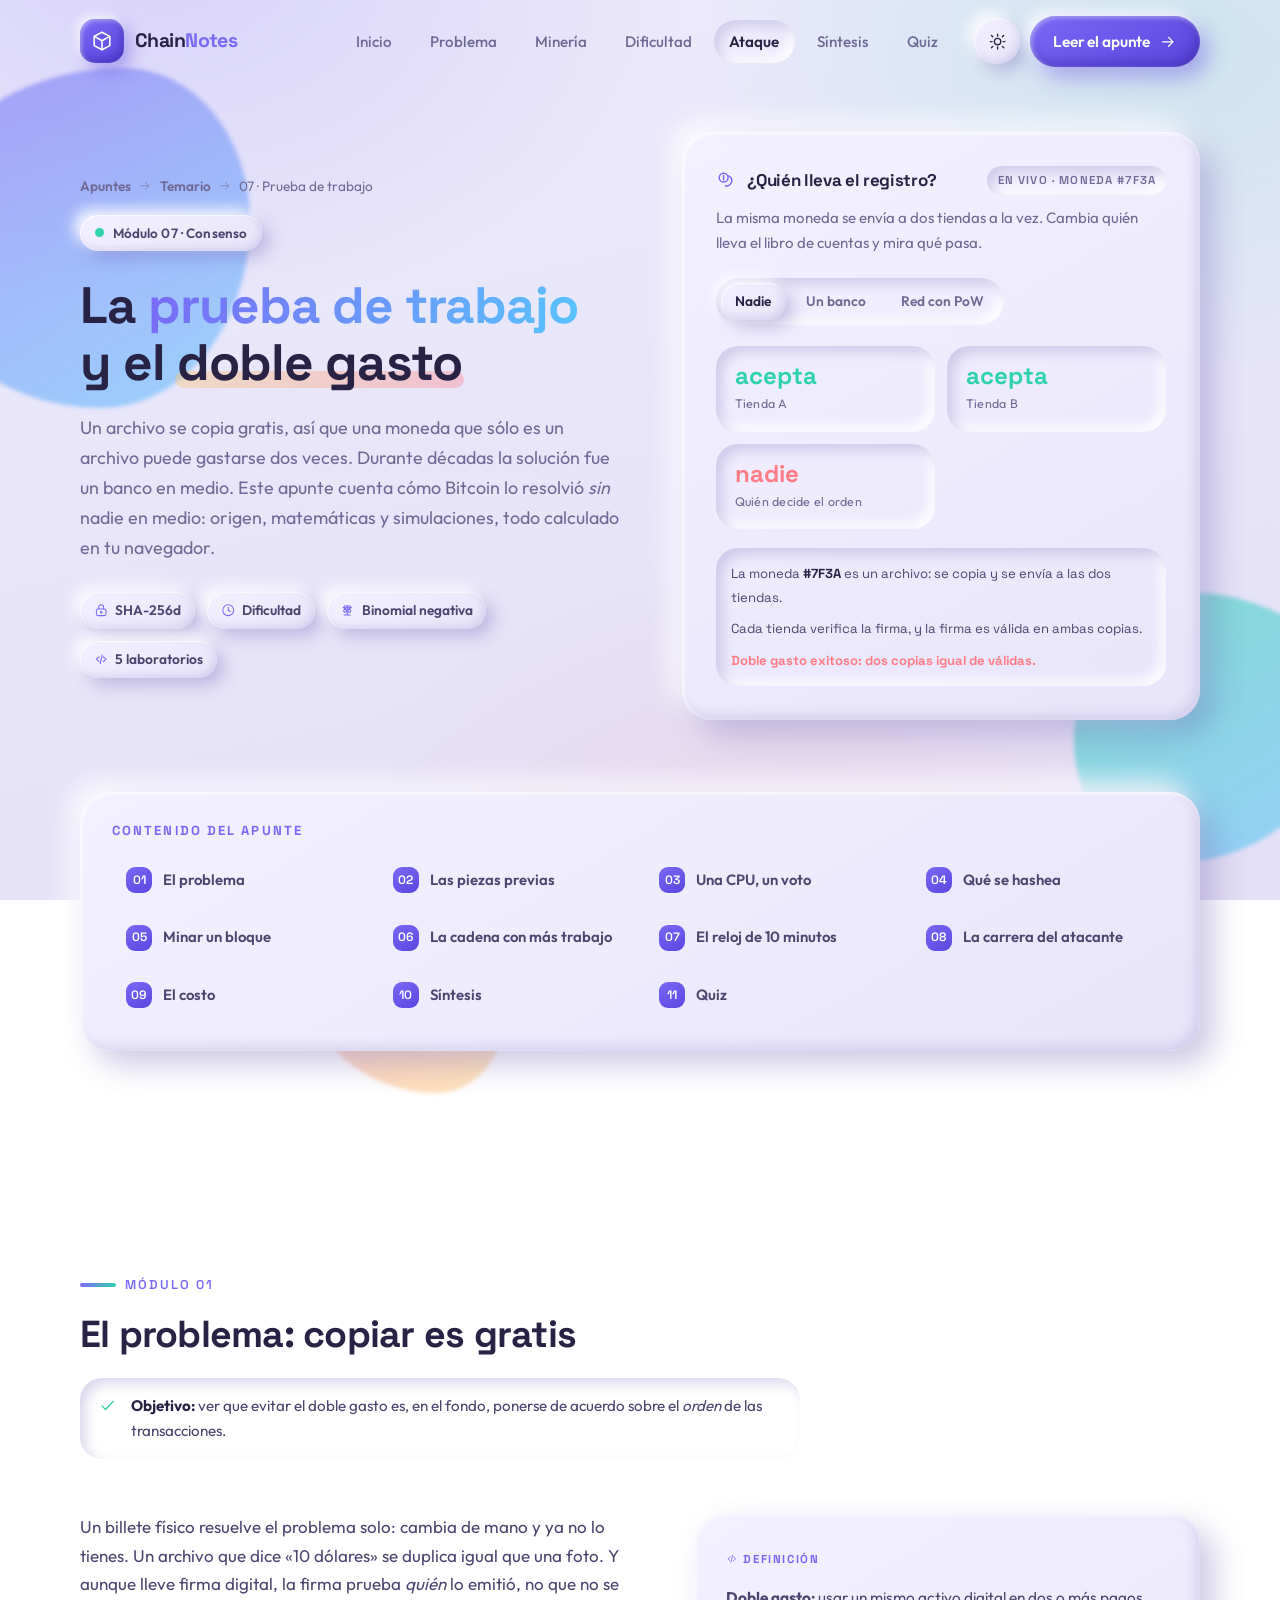
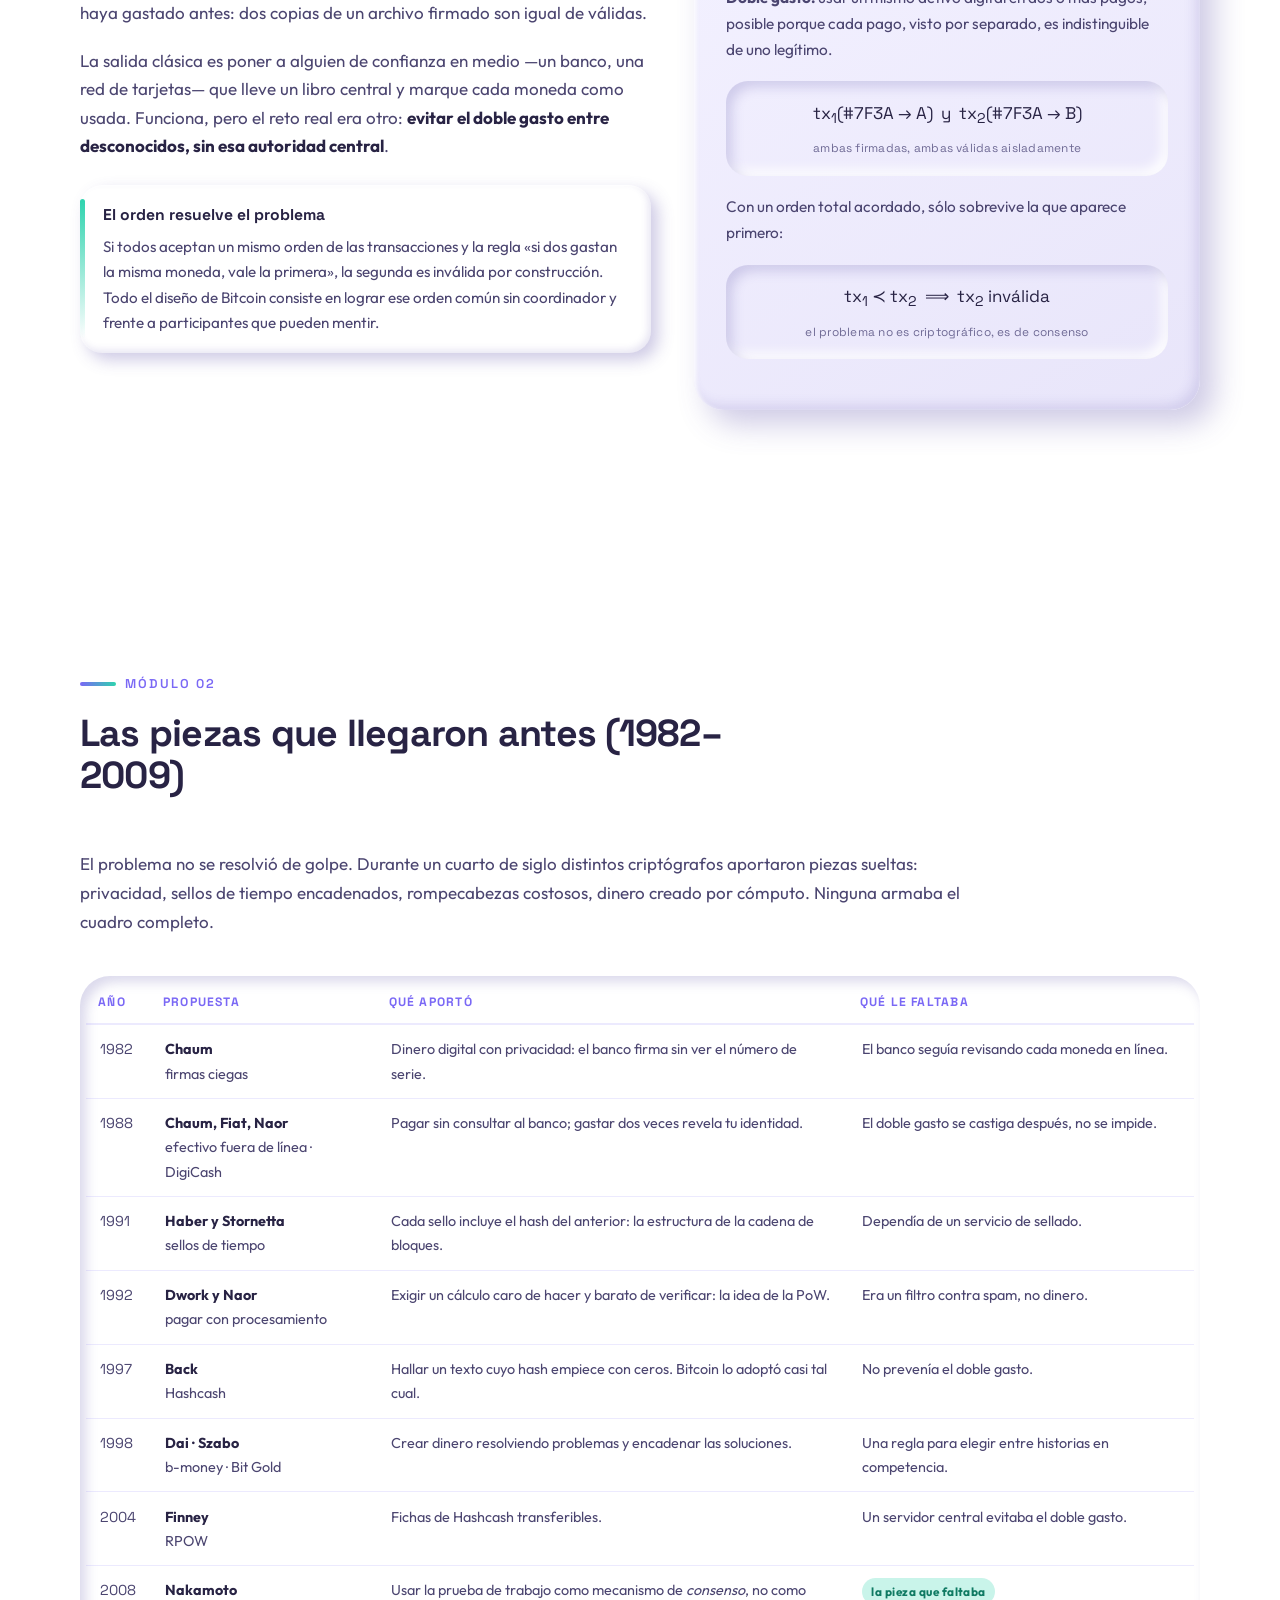
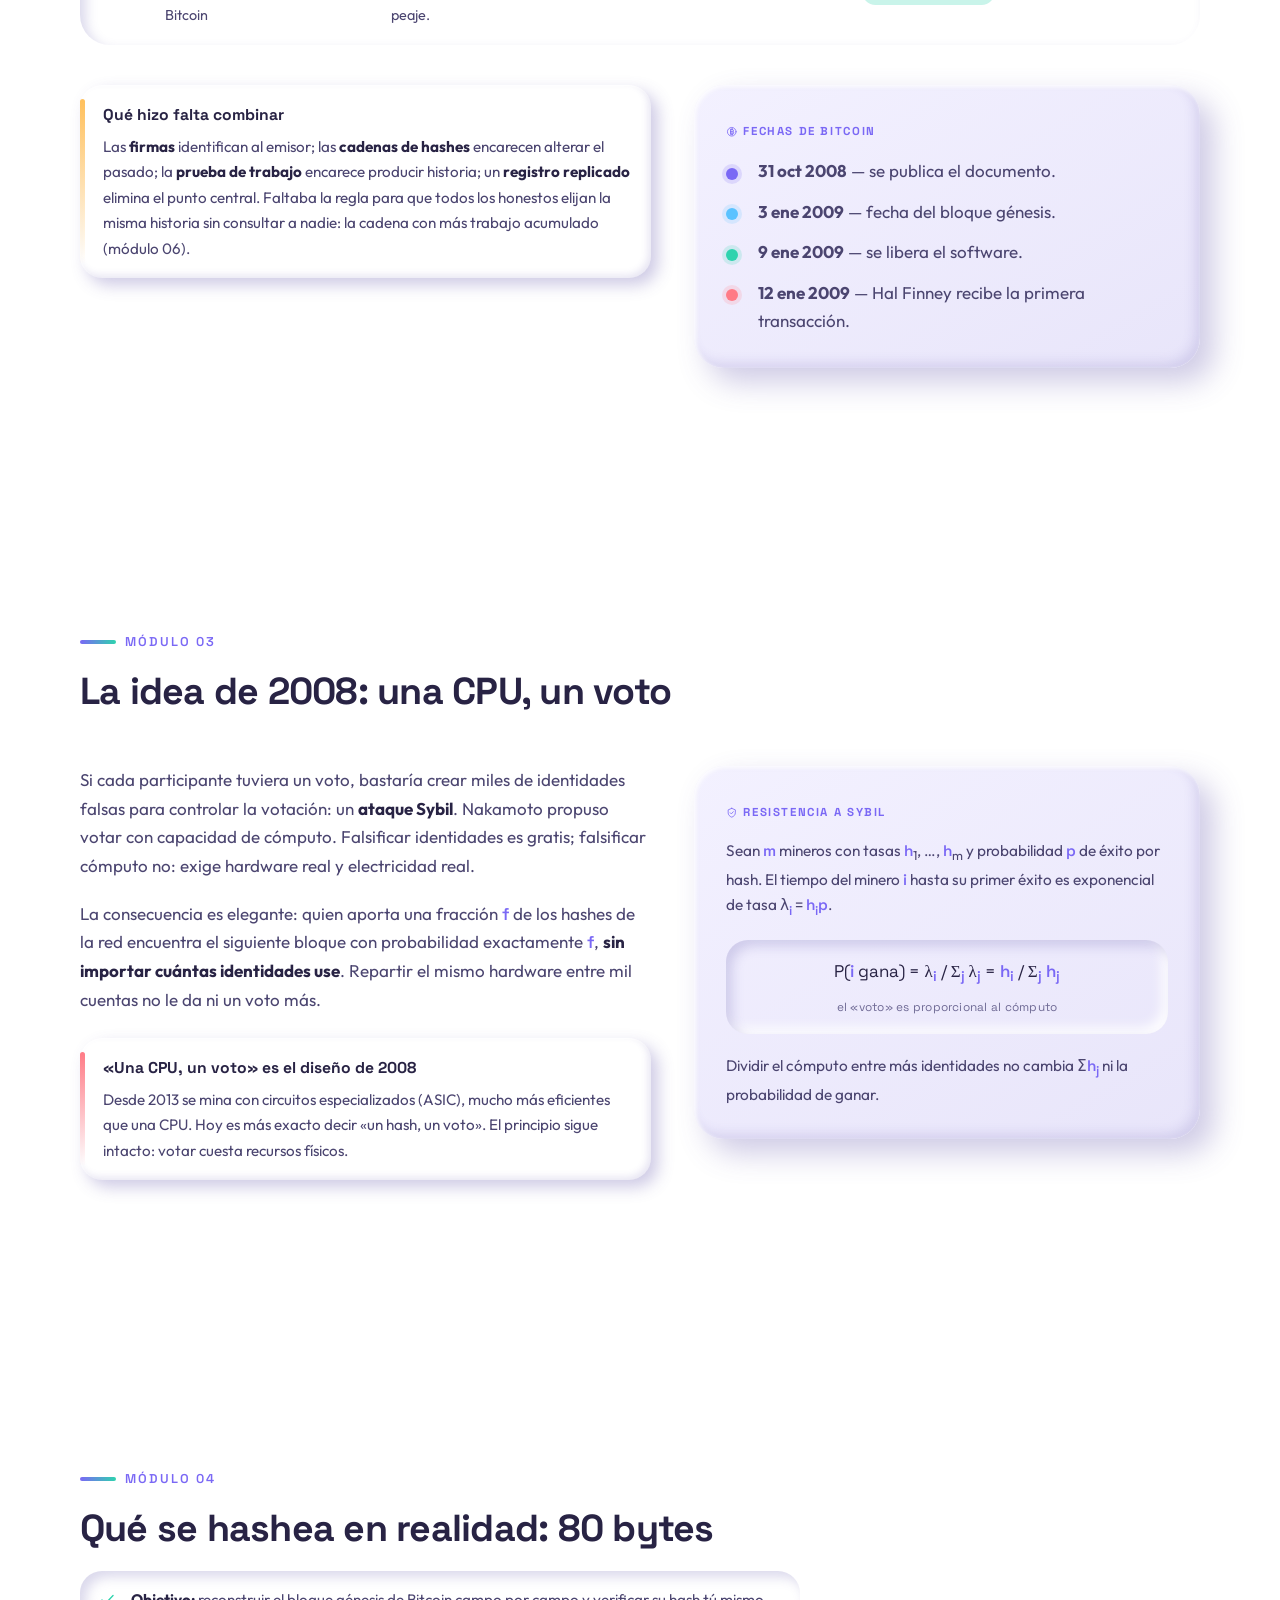
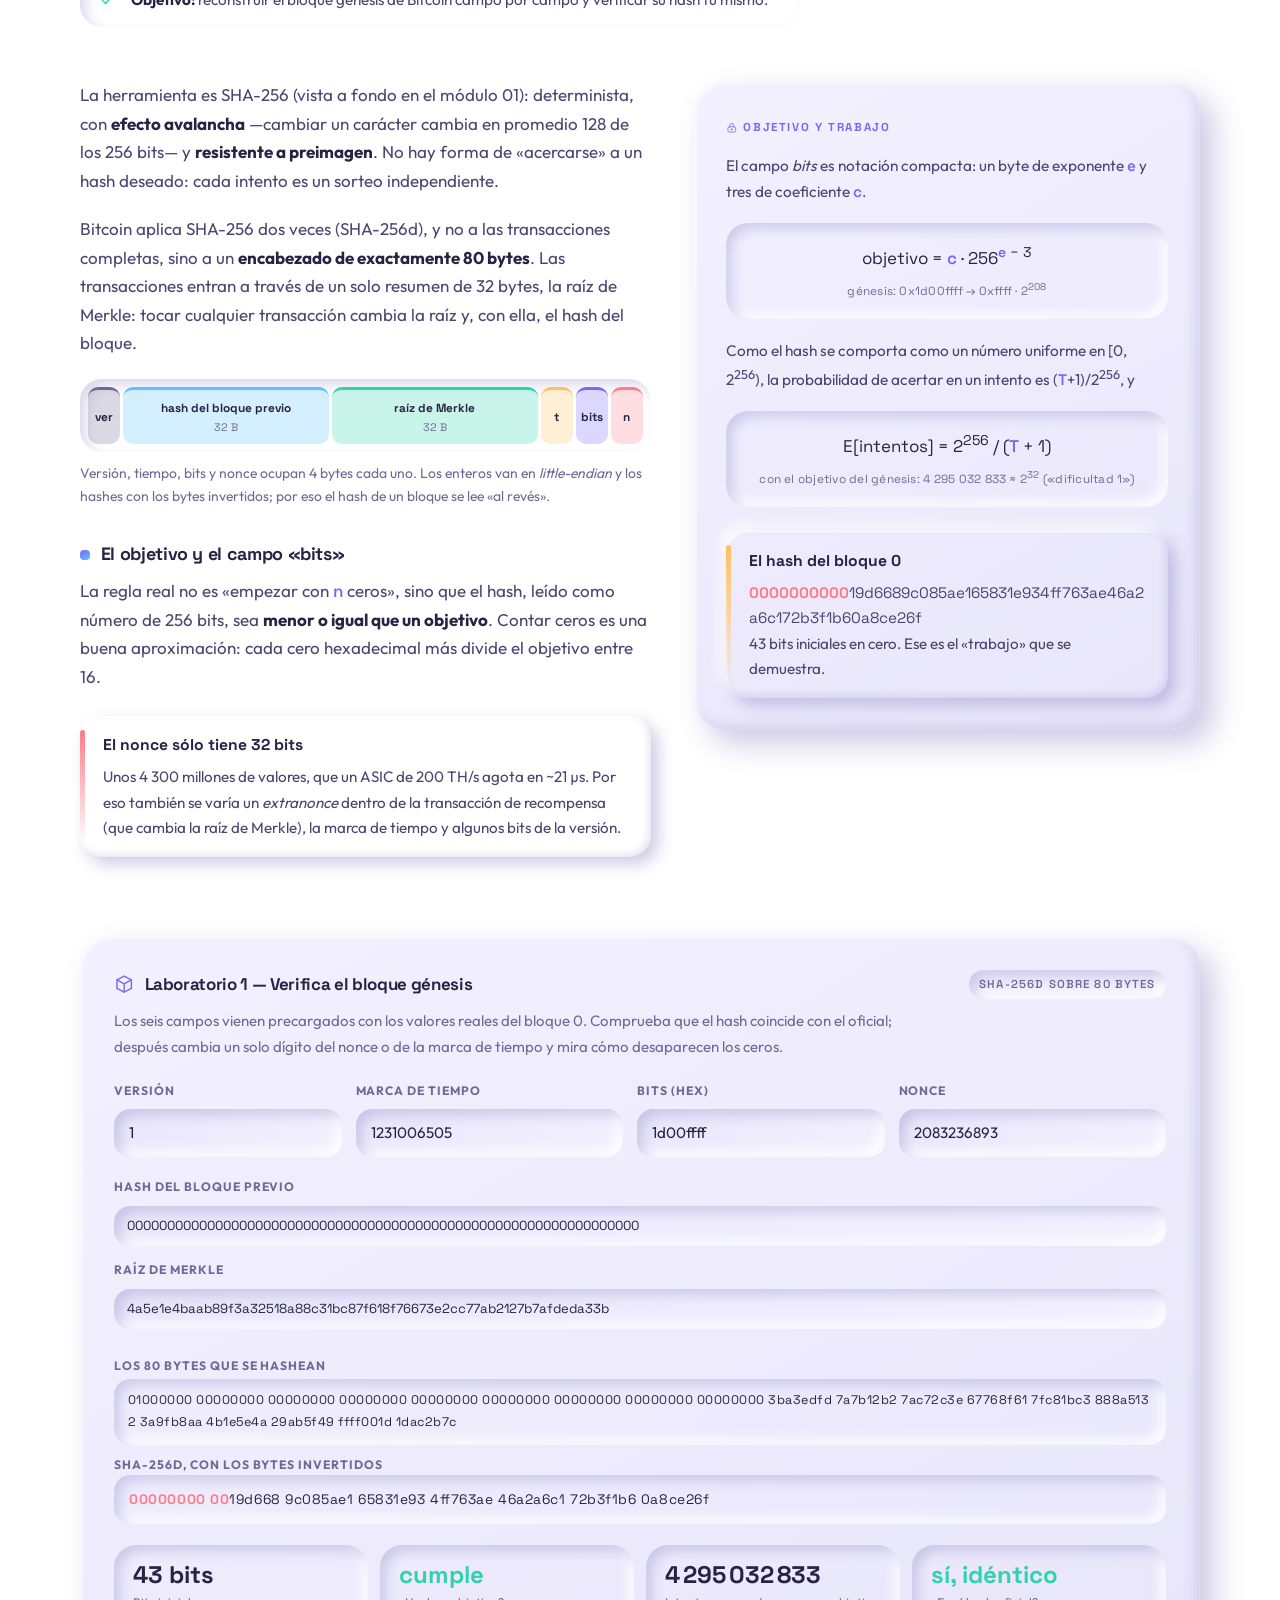
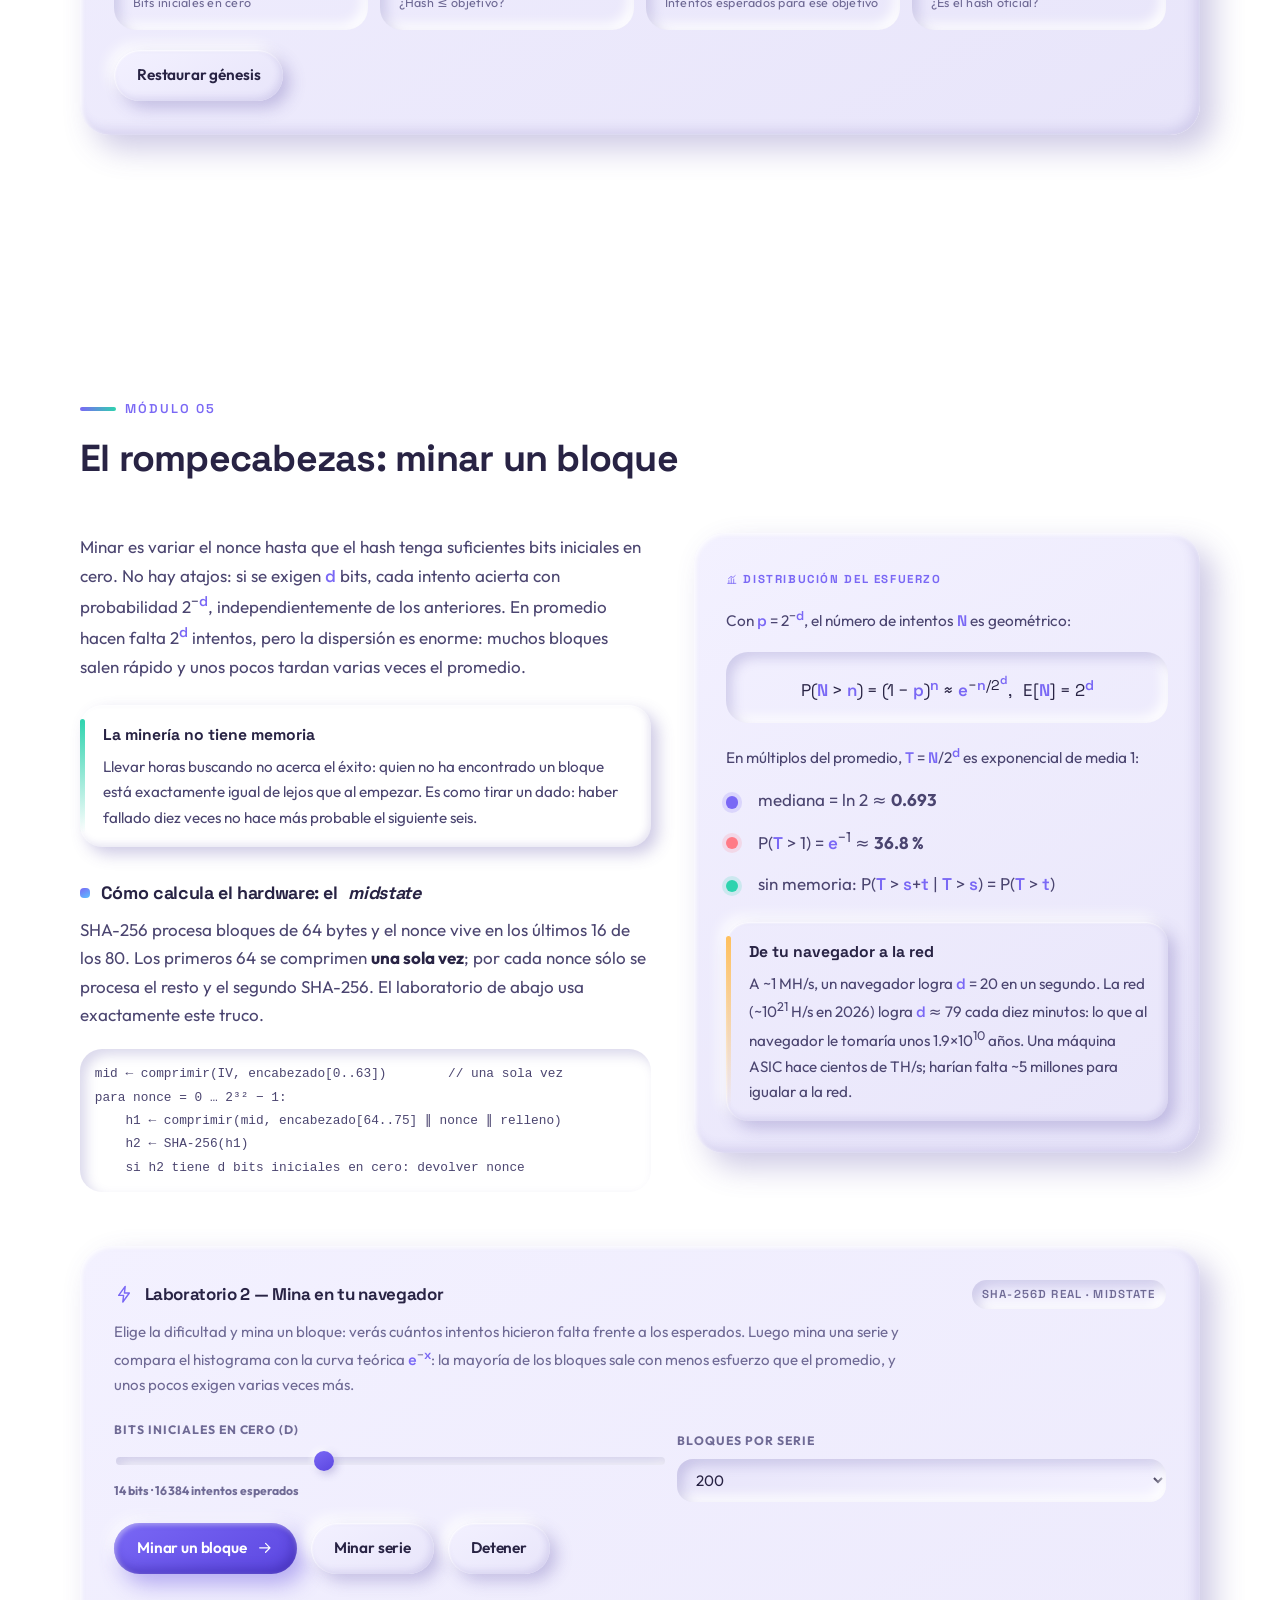
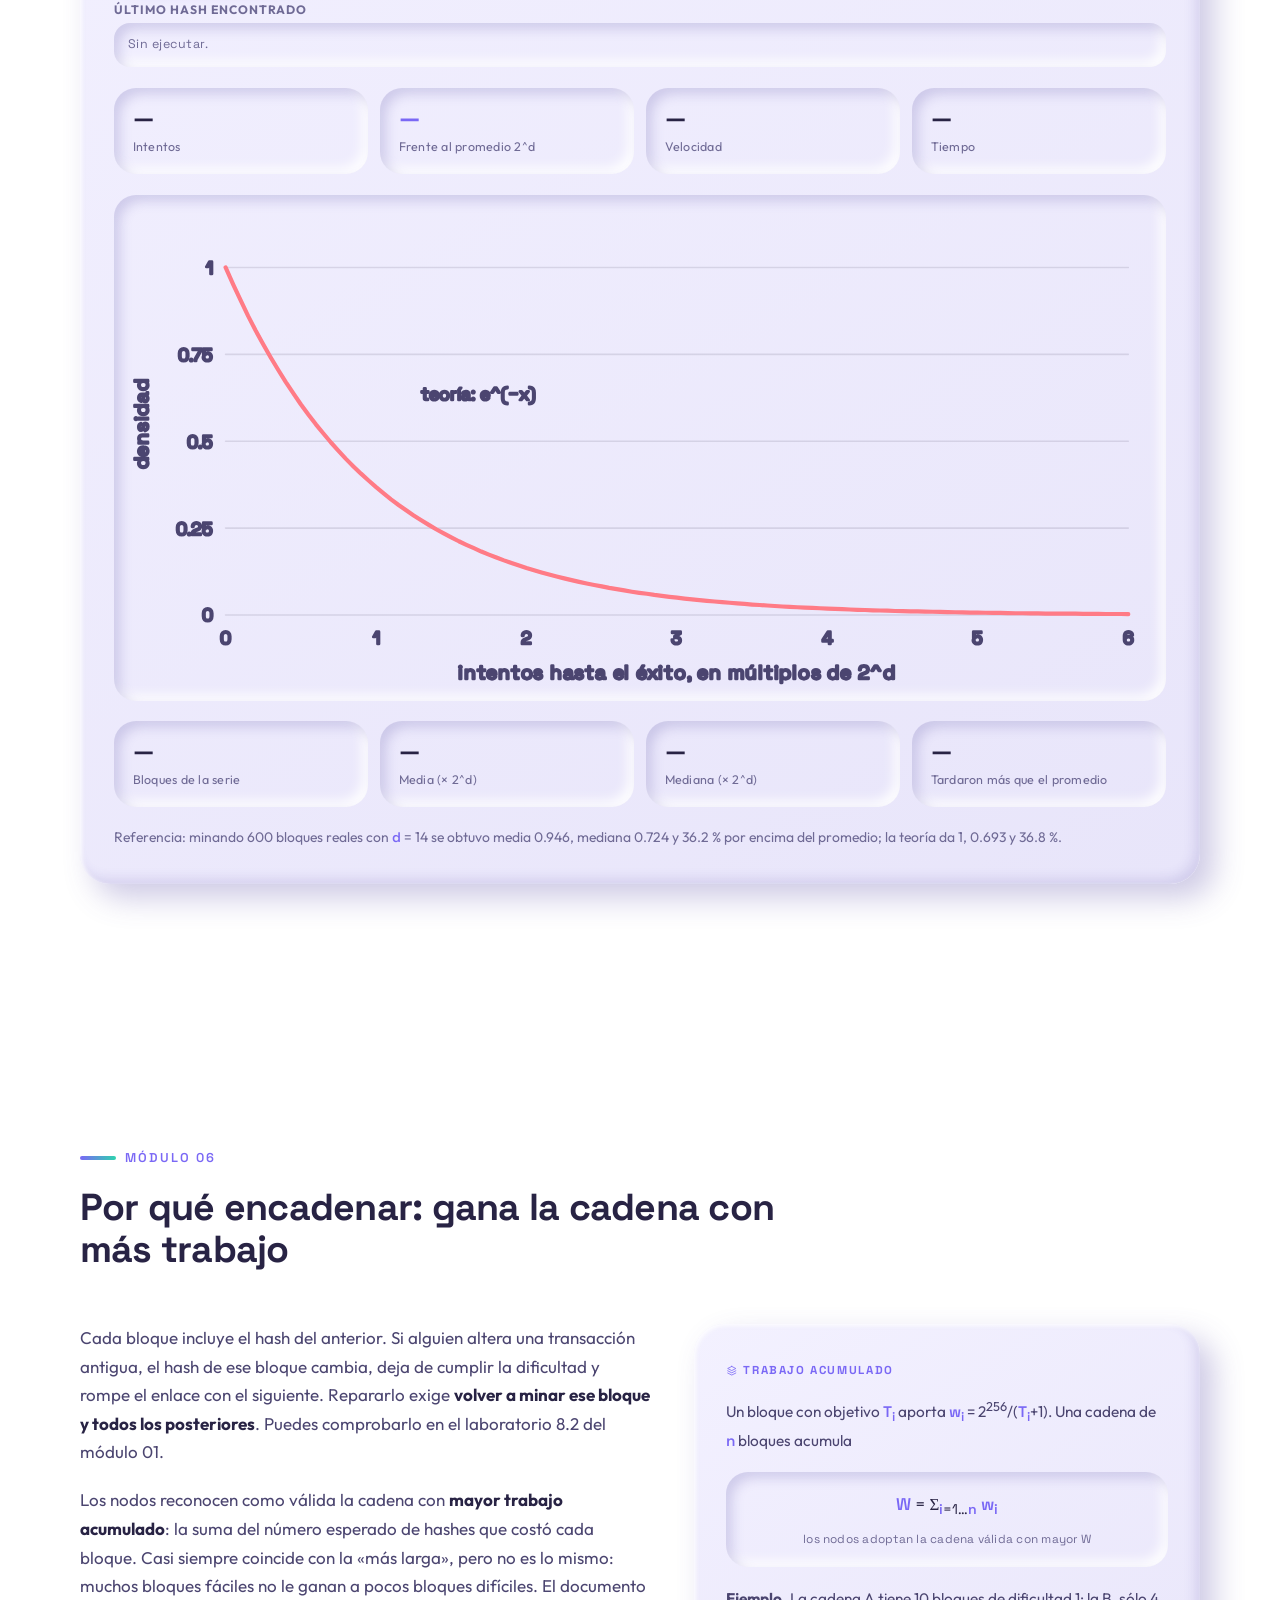
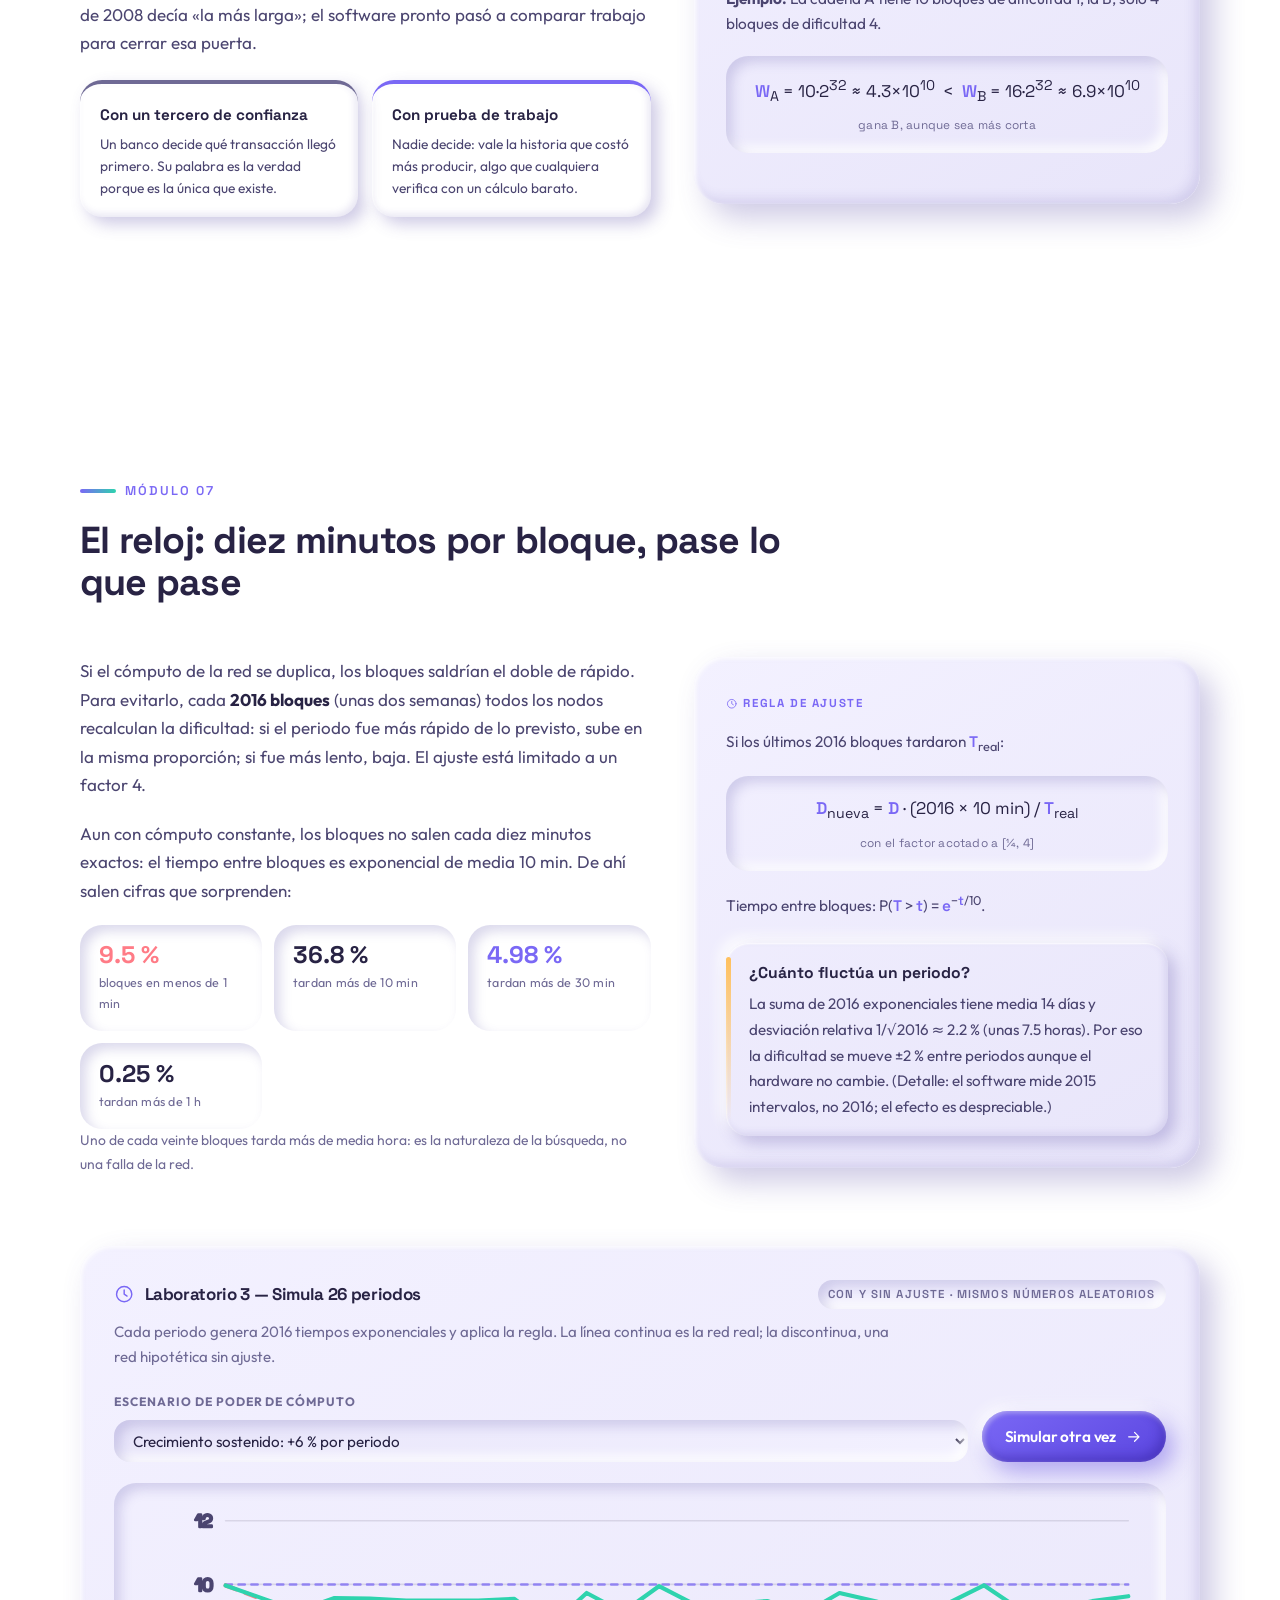
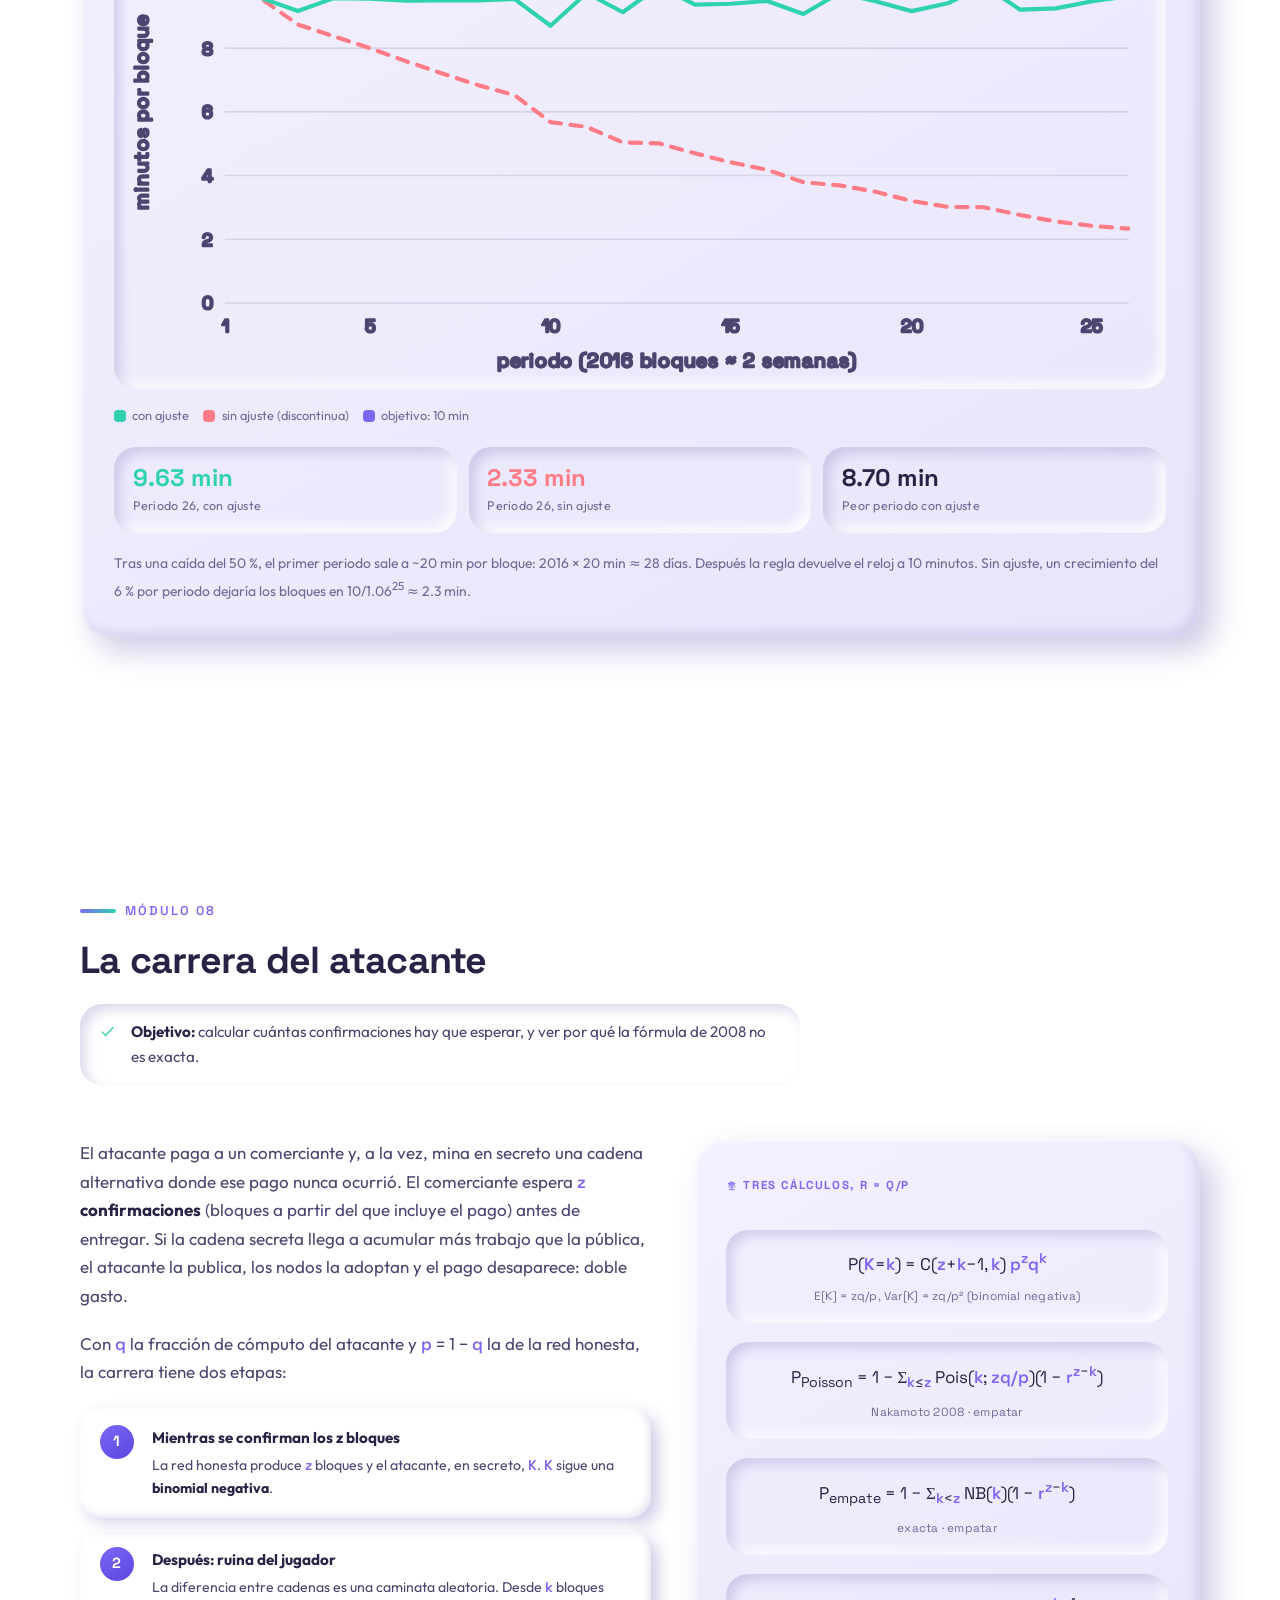
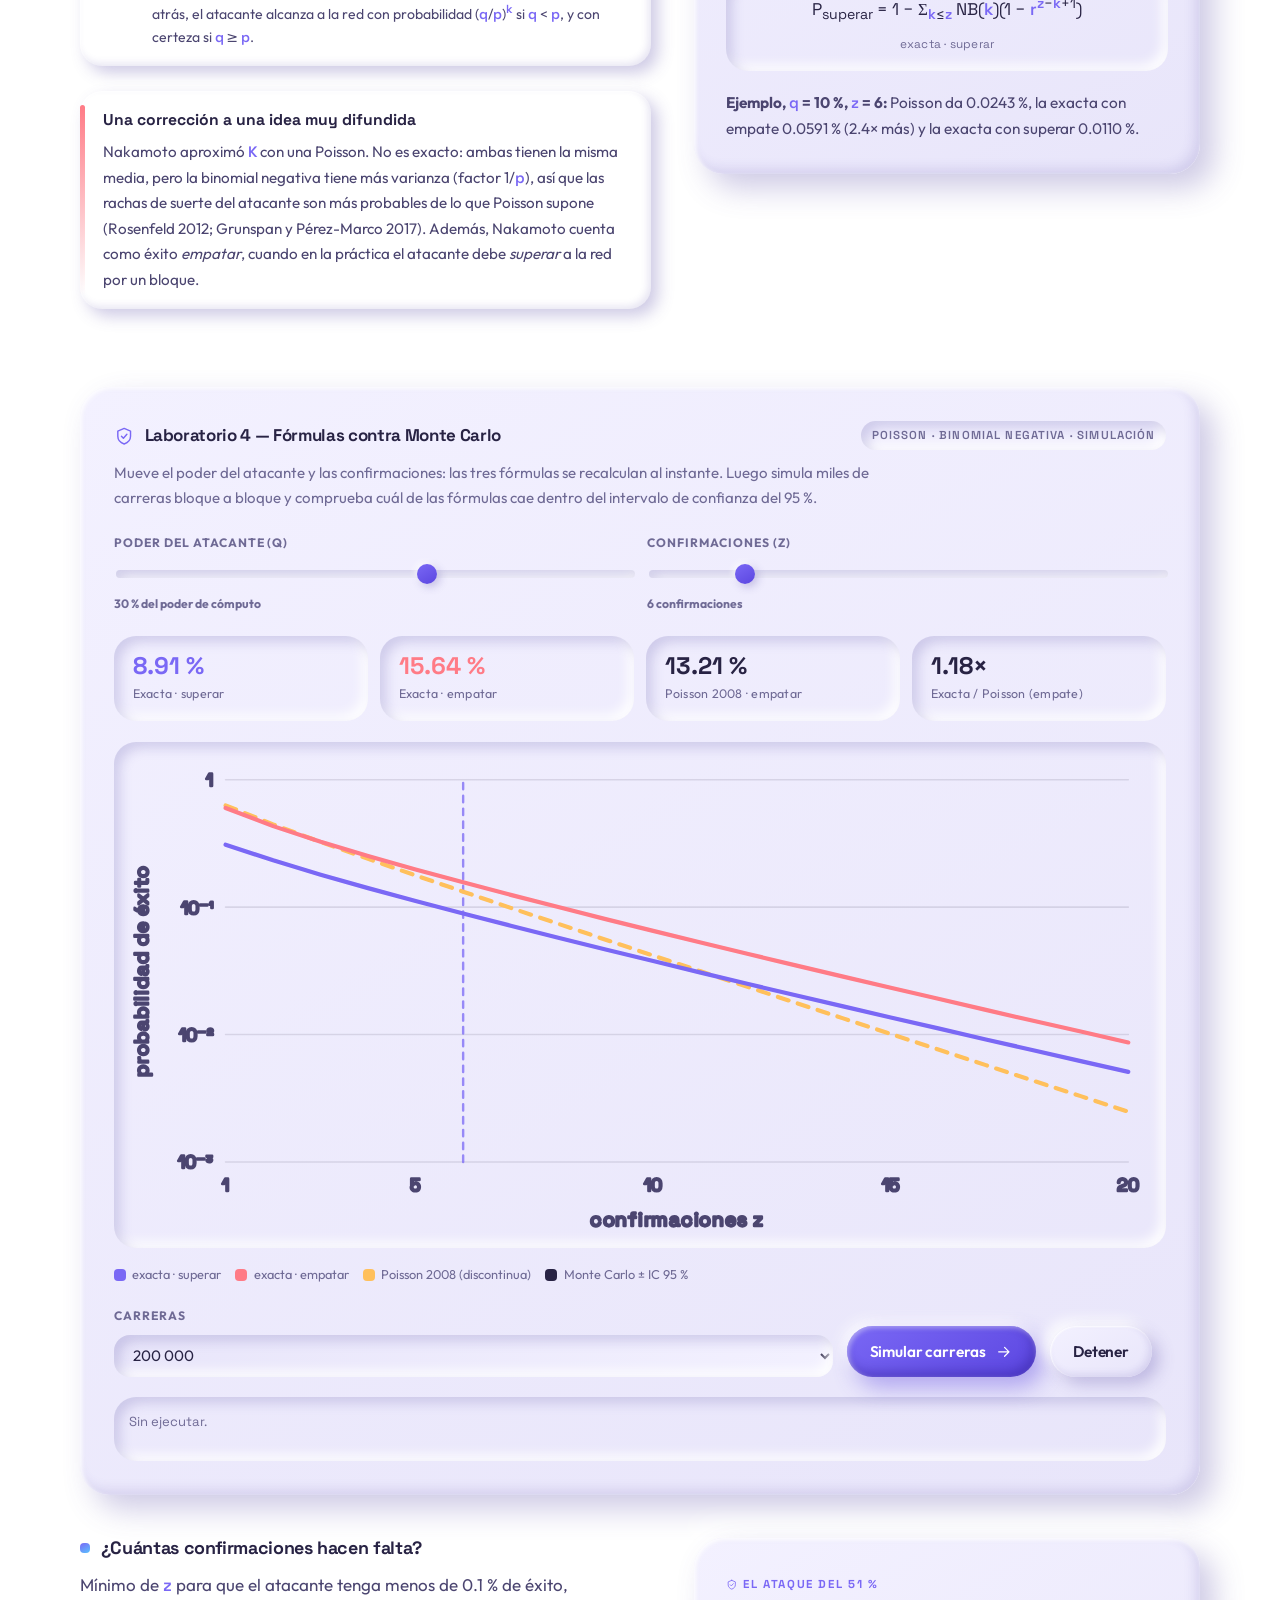
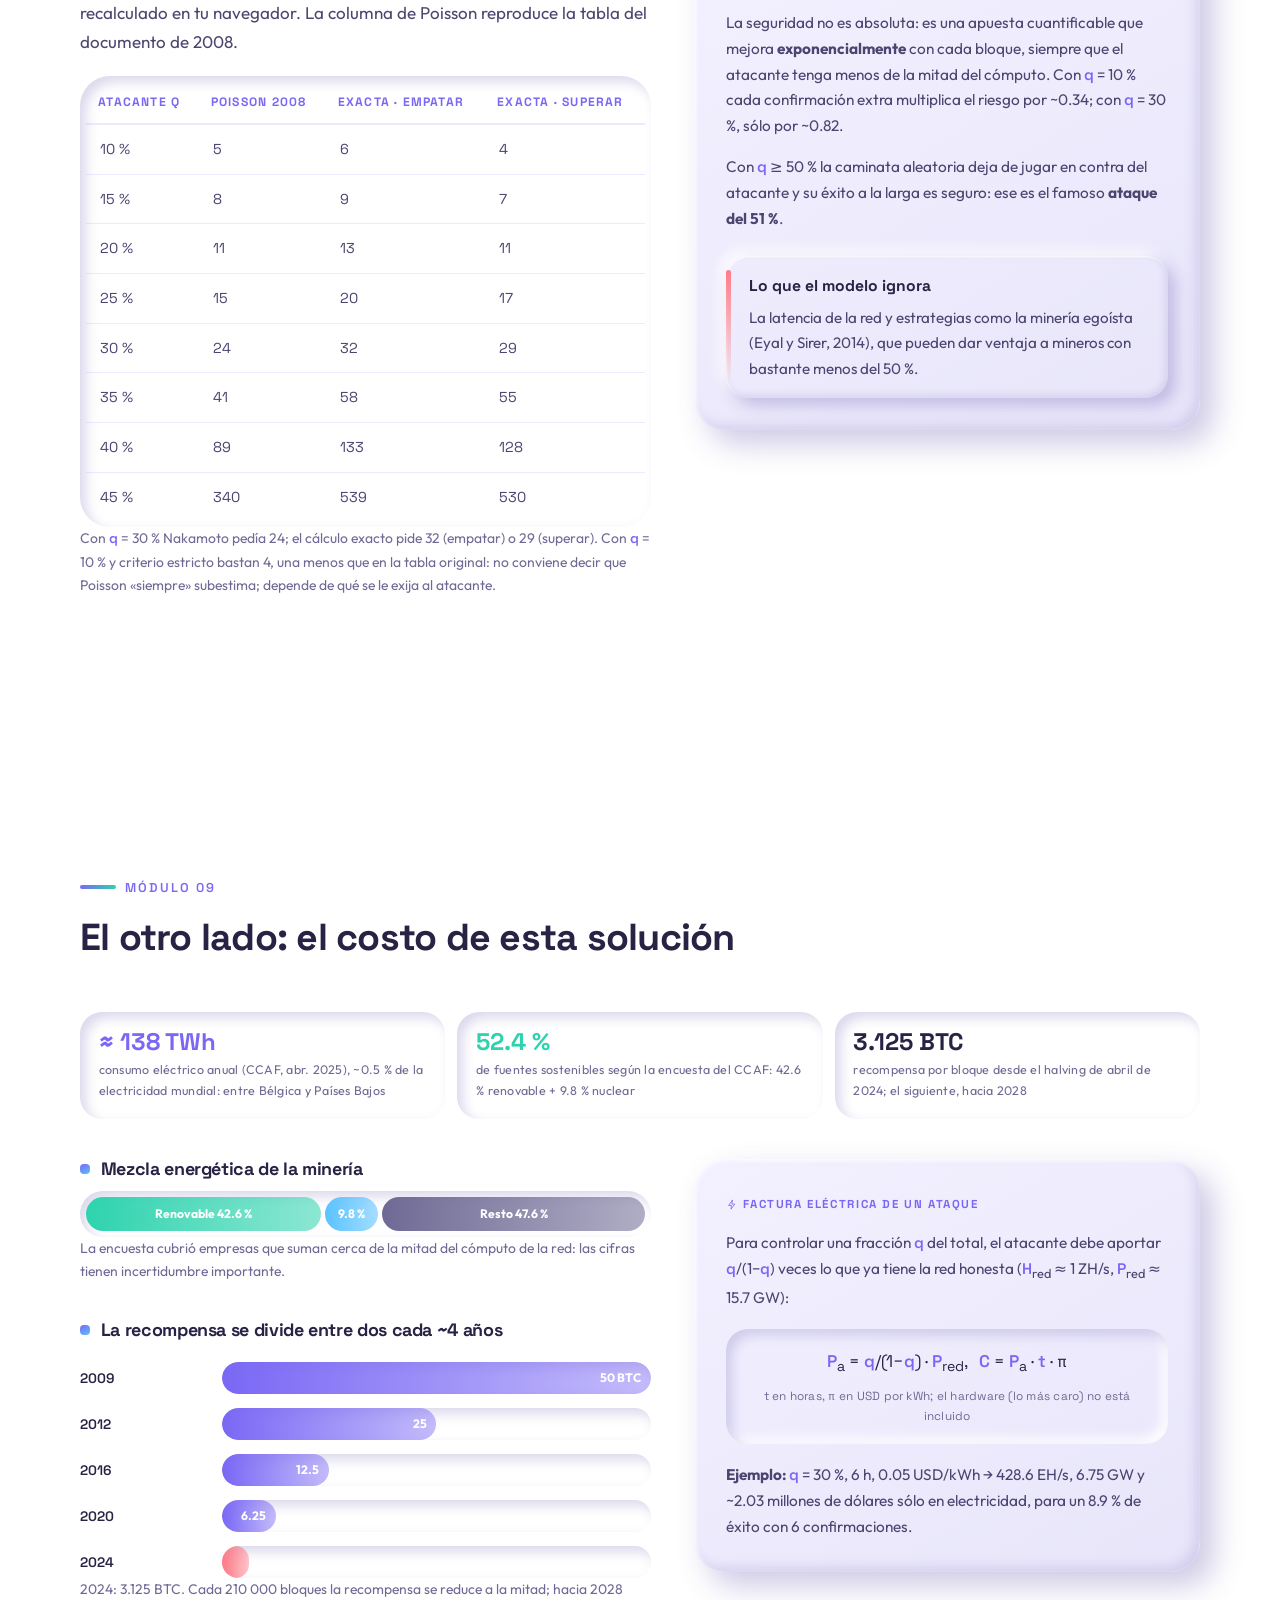
<file: temas/prueba-de-trabajo.html>
<!DOCTYPE html>
<html lang="es">
<head>
<meta charset="UTF-8">
<meta name="viewport" content="width=device-width, initial-scale=1">
<title>La prueba de trabajo y el doble gasto — ChainNotes</title>
<meta name="description" content="Apunte: la prueba de trabajo y el problema del doble gasto. Antecedentes, una CPU un voto, el encabezado de 80 bytes, minería, ajuste de dificultad, la carrera del atacante (Poisson frente a binomial negativa) y el costo energético, con cinco laboratorios interactivos.">
<link rel="icon" href="../assets/favicon.svg" type="image/svg+xml">
<link rel="preconnect" href="https://fonts.googleapis.com">
<link rel="preconnect" href="https://fonts.gstatic.com" crossorigin>
<link href="https://fonts.googleapis.com/css2?family=Outfit:wght@300;400;500;600;700;800&family=Space+Grotesk:wght@400;500;600;700&display=swap" rel="stylesheet">
<link rel="stylesheet" href="../assets/css/styles.css">
<!-- ?v=3 rompe la caché: apuntes.css creció con los componentes de este apunte -->
<link rel="stylesheet" href="../assets/css/apuntes.css?v=3">
</head>
<body>

<!-- ============ SPRITE DE ICONOS ============ -->
<svg class="sprite" aria-hidden="true" focusable="false" xmlns="http://www.w3.org/2000/svg">
  <symbol id="i-cube" viewBox="0 0 24 24"><path d="M12 2.5 20.5 7v10L12 21.5 3.5 17V7L12 2.5Z"/><path d="M3.7 7 12 11.7 20.3 7M12 11.7V21.4"/></symbol>
  <symbol id="i-lock" viewBox="0 0 24 24"><rect x="4" y="10" width="16" height="11" rx="3"/><path d="M8 10V7a4 4 0 0 1 8 0v3"/><circle cx="12" cy="15.5" r="1.4"/></symbol>
  <symbol id="i-nodes" viewBox="0 0 24 24"><circle cx="12" cy="4.5" r="2.5"/><circle cx="4.8" cy="18" r="2.5"/><circle cx="19.2" cy="18" r="2.5"/><path d="M10.6 6.7 6.2 15.8M13.4 6.7l4.4 9.1M7.3 18h9.4"/></symbol>
  <symbol id="i-bitcoin" viewBox="0 0 24 24"><circle cx="12" cy="12" r="9"/><path d="M9.5 7.8h4.1a2.2 2.2 0 0 1 0 4.4H9.5m0 0h4.6a2.2 2.2 0 0 1 0 4.4H9.5m0-8.8v8.8M11 5.6v2.2m0 8.4v2.2m2.6-12.8v2.2m0 8.4v2.2"/></symbol>
  <symbol id="i-code" viewBox="0 0 24 24"><path d="m8.5 8-4.6 4 4.6 4M15.5 8l4.6 4-4.6 4M13.6 4.8 10.4 19.2"/></symbol>
  <symbol id="i-token" viewBox="0 0 24 24"><circle cx="9" cy="9" r="5.2"/><path d="M13.9 6.6A5.2 5.2 0 1 1 11 18.7"/><path d="M9 6.6v4.8"/></symbol>
  <symbol id="i-defi" viewBox="0 0 24 24"><path d="M3.5 19.5h17M6 19.5v-6M11 19.5V8M16 19.5v-9"/><path d="m5 10 5.6-5.2 4 2.6 4.6-4.1"/></symbol>
  <symbol id="i-layers" viewBox="0 0 24 24"><path d="m12 3 8.5 4.3L12 11.6 3.5 7.3 12 3Z"/><path d="m3.5 12 8.5 4.3 8.5-4.3M3.5 16.7 12 21l8.5-4.3"/></symbol>
  <symbol id="i-shield" viewBox="0 0 24 24"><path d="M12 2.8 19.5 6v6.1c0 4.2-3 7.5-7.5 9.1-4.5-1.6-7.5-4.9-7.5-9.1V6L12 2.8Z"/><path d="m8.8 12 2.3 2.4 4.1-4.6"/></symbol>
  <symbol id="i-scale" viewBox="0 0 24 24"><path d="M12 4v16M7 20h10M5 8h14l-2.5-3h-9L5 8Z"/><path d="M8.5 8 6 13.5a2.6 2.6 0 0 0 5 0L8.5 8ZM15.5 8 13 13.5a2.6 2.6 0 0 0 5 0L15.5 8Z"/></symbol>
  <symbol id="i-clock" viewBox="0 0 24 24"><circle cx="12" cy="12" r="9"/><path d="M12 7v5l3.4 2.2"/></symbol>
  <symbol id="i-bolt" viewBox="0 0 24 24"><path d="M13.2 2.8 5.5 13.4h5.8l-.9 7.8 7.7-10.6h-5.8l.9-7.8Z"/></symbol>
  <symbol id="i-arrow" viewBox="0 0 24 24"><path d="M5 12h14M13 6l6 6-6 6"/></symbol>
  <symbol id="i-check" viewBox="0 0 24 24"><path d="m5 12.5 4.5 4.5L19 7"/></symbol>
  <symbol id="i-download" viewBox="0 0 24 24"><path d="M12 3.5v11M7.5 10.5 12 15l4.5-4.5"/><path d="M4.5 16.5v2a2 2 0 0 0 2 2h11a2 2 0 0 0 2-2v-2"/></symbol>
  <symbol id="i-github" viewBox="0 0 24 24"><path d="M12 2.6a9.4 9.4 0 0 0-3 18.3c.5.1.6-.2.6-.5v-1.7c-2.6.6-3.2-1.2-3.2-1.2-.4-1.1-1-1.4-1-1.4-.9-.6.1-.6.1-.6 1 .1 1.5 1 1.5 1 .9 1.5 2.3 1.1 2.9.8.1-.6.3-1.1.6-1.3-2.1-.2-4.3-1-4.3-4.6 0-1 .4-1.9 1-2.5-.1-.3-.4-1.3.1-2.6 0 0 .8-.3 2.6 1a9 9 0 0 1 4.7 0c1.8-1.3 2.6-1 2.6-1 .5 1.3.2 2.3.1 2.6.6.6 1 1.5 1 2.5 0 3.6-2.2 4.4-4.3 4.6.3.3.6.9.6 1.8v2.7c0 .3.2.6.7.5A9.4 9.4 0 0 0 12 2.6Z"/></symbol>
  <symbol id="i-link" viewBox="0 0 24 24"><path d="M10.5 13.5a3.5 3.5 0 0 0 5 0l3-3a3.5 3.5 0 0 0-5-5l-1.5 1.5"/><path d="M13.5 10.5a3.5 3.5 0 0 0-5 0l-3 3a3.5 3.5 0 0 0 5 5L12 17"/></symbol>
  <symbol id="i-mail" viewBox="0 0 24 24"><rect x="3" y="5.5" width="18" height="13" rx="3"/><path d="m4 8 7.1 4.6a1.7 1.7 0 0 0 1.8 0L20 8"/></symbol>
  <symbol id="i-sun" viewBox="0 0 24 24"><circle cx="12" cy="12" r="4"/><path d="M12 2.8v2.4M12 18.8v2.4M4.3 4.3l1.7 1.7M18 18l1.7 1.7M2.8 12h2.4M18.8 12h2.4M4.3 19.7 6 18M18 6l1.7-1.7"/></symbol>
  <symbol id="i-moon" viewBox="0 0 24 24"><path d="M20 14.4A8.2 8.2 0 0 1 9.6 4 8.5 8.5 0 1 0 20 14.4Z"/></symbol>
</svg>

<div class="scroll-progress" aria-hidden="true"><span id="progressBar"></span></div>
<a class="skip-link" href="#problema">Saltar al contenido</a>

<!-- ============ HEADER ============ -->
<header class="header" id="header">
  <div class="container header__inner">
    <a class="brand" href="../index.html" aria-label="ChainNotes, ir al inicio">
      <span class="brand__mark" aria-hidden="true"><svg viewBox="0 0 24 24"><use href="#i-cube"/></svg></span>
      <span class="brand__text">Chain<em>Notes</em></span>
    </a>

    <nav class="nav" id="nav" aria-label="Navegación principal">
      <ul class="nav__list">
        <li><a class="nav__link" href="../index.html">Inicio</a></li>
        <li><a class="nav__link is-active" href="#problema">Problema</a></li>
        <li><a class="nav__link" href="#mineria">Minería</a></li>
        <li><a class="nav__link" href="#dificultad">Dificultad</a></li>
        <li><a class="nav__link" href="#ataque">Ataque</a></li>
        <li><a class="nav__link" href="#sintesis">Síntesis</a></li>
        <li><a class="nav__link" href="#quiz">Quiz</a></li>
      </ul>
    </nav>

    <div class="header__actions">
      <button class="clay-btn clay-btn--icon" id="themeToggle" type="button" aria-label="Cambiar tema" title="Cambiar tema">
        <svg class="ico-sun" viewBox="0 0 24 24"><use href="#i-sun"/></svg>
        <svg class="ico-moon" viewBox="0 0 24 24"><use href="#i-moon"/></svg>
      </button>
      <a class="clay-btn clay-btn--primary header__cta" href="#problema">
        Leer el apunte <svg viewBox="0 0 24 24"><use href="#i-arrow"/></svg>
      </a>
      <button class="burger" id="burger" type="button" aria-label="Abrir menú" aria-expanded="false" aria-controls="nav">
        <span></span><span></span><span></span>
      </button>
    </div>
  </div>
</header>

<main>

<!-- ============ CABECERA DEL TEMA ============ -->
<section class="topic-hero" id="inicio">
  <div class="blobs" aria-hidden="true">
    <span class="blob blob--1" data-parallax="0.16"></span>
    <span class="blob blob--2" data-parallax="-0.10"></span>
    <span class="blob blob--3" data-parallax="0.07"></span>
    <span class="blob blob--4" data-parallax="-0.05"></span>
  </div>

  <div class="container topic-hero__inner">
    <div>
      <nav class="crumbs anim" style="--d:0ms" aria-label="Ruta de navegación">
        <a href="../index.html">Apuntes</a>
        <svg viewBox="0 0 24 24" aria-hidden="true"><use href="#i-arrow"/></svg>
        <a href="../index.html#temas">Temario</a>
        <svg viewBox="0 0 24 24" aria-hidden="true"><use href="#i-arrow"/></svg>
        <span>07 · Prueba de trabajo</span>
      </nav>

      <span class="badge anim" style="--d:60ms">
        <span class="badge__dot"></span> Módulo 07 · Consenso
      </span>

      <h1 class="topic-hero__title anim" style="--d:120ms">
        La <span class="grad">prueba de trabajo</span><br>
        y el <span class="underlined">doble gasto</span>
      </h1>

      <p class="topic-hero__lead anim" style="--d:200ms">
        Un archivo se copia gratis, así que una moneda que sólo es un archivo puede gastarse
        dos veces. Durante décadas la solución fue un banco en medio. Este apunte cuenta cómo
        Bitcoin lo resolvió <em>sin</em> nadie en medio: origen, matemáticas y simulaciones,
        todo calculado en tu navegador.
      </p>

      <ul class="topic-hero__meta anim" style="--d:280ms">
        <li><svg viewBox="0 0 24 24"><use href="#i-lock"/></svg> SHA-256d</li>
        <li><svg viewBox="0 0 24 24"><use href="#i-clock"/></svg> Dificultad</li>
        <li><svg viewBox="0 0 24 24"><use href="#i-scale"/></svg> Binomial negativa</li>
        <li><svg viewBox="0 0 24 24"><use href="#i-code"/></svg> 5 laboratorios</li>
      </ul>
    </div>

    <!-- LAB 0: quién lleva el registro -->
    <div class="clay-card lab anim anim--scale" style="--d:240ms;margin-top:0">
      <div class="lab__head">
        <h2 class="lab__title"><svg viewBox="0 0 24 24"><use href="#i-token"/></svg> ¿Quién lleva el registro?</h2>
        <span class="lab__tag">en vivo · moneda #7F3A</span>
      </div>
      <p class="lab__intro">
        La misma moneda se envía a dos tiendas a la vez. Cambia quién lleva el libro de
        cuentas y mira qué pasa.
      </p>

      <div class="controls">
        <div class="field field--auto">
          <div class="seg" id="ldgSeg" role="group" aria-label="Modelo de registro">
            <button type="button" data-model="nadie" aria-pressed="true">Nadie</button>
            <button type="button" data-model="banco" aria-pressed="false">Un banco</button>
            <button type="button" data-model="red" aria-pressed="false">Red con PoW</button>
          </div>
        </div>
      </div>

      <div class="readout">
        <div class="metric">
          <span class="metric__num" id="ldgA">—</span>
          <span class="metric__label">Tienda A</span>
        </div>
        <div class="metric">
          <span class="metric__num" id="ldgB">—</span>
          <span class="metric__label">Tienda B</span>
        </div>
        <div class="metric">
          <span class="metric__num" id="ldgWho">—</span>
          <span class="metric__label">Quién decide el orden</span>
        </div>
      </div>
      <div class="log" id="ldgLog" aria-live="polite"></div>
    </div>
  </div>

  <div class="container">
    <nav class="clay-card toc reveal" aria-label="Contenido del apunte">
      <h2>Contenido del apunte</h2>
      <ul class="toc__list">
        <li><a href="#problema"><span class="toc__n">01</span> El problema</a></li>
        <li><a href="#antecedentes"><span class="toc__n">02</span> Las piezas previas</a></li>
        <li><a href="#voto"><span class="toc__n">03</span> Una CPU, un voto</a></li>
        <li><a href="#bloque"><span class="toc__n">04</span> Qué se hashea</a></li>
        <li><a href="#mineria"><span class="toc__n">05</span> Minar un bloque</a></li>
        <li><a href="#cadena"><span class="toc__n">06</span> La cadena con más trabajo</a></li>
        <li><a href="#dificultad"><span class="toc__n">07</span> El reloj de 10 minutos</a></li>
        <li><a href="#ataque"><span class="toc__n">08</span> La carrera del atacante</a></li>
        <li><a href="#costo"><span class="toc__n">09</span> El costo</a></li>
        <li><a href="#sintesis"><span class="toc__n">10</span> Síntesis</a></li>
        <li><a href="#quiz"><span class="toc__n">11</span> Quiz</a></li>
      </ul>
    </nav>
  </div>
</section>


<!-- ============ 01 · EL PROBLEMA ============ -->
<section class="section note" id="problema">
  <div class="container">
    <header class="note__head reveal">
      <span class="eyebrow"><span class="eyebrow__line"></span> Módulo 01</span>
      <h2 class="section__title">El problema: copiar es gratis</h2>
      <div class="goal">
        <svg viewBox="0 0 24 24"><use href="#i-check"/></svg>
        <p style="margin:0"><strong>Objetivo:</strong> ver que evitar el doble gasto es, en el
        fondo, ponerse de acuerdo sobre el <em>orden</em> de las transacciones.</p>
      </div>
    </header>

    <div class="note__grid">
      <div class="note__body reveal">
        <p>
          Un billete físico resuelve el problema solo: cambia de mano y ya no lo tienes. Un
          archivo que dice «10 dólares» se duplica igual que una foto. Y aunque lleve firma
          digital, la firma prueba <em>quién</em> lo emitió, no que no se haya gastado antes:
          dos copias de un archivo firmado son igual de válidas.
        </p>
        <p>
          La salida clásica es poner a alguien de confianza en medio —un banco, una red de
          tarjetas— que lleve un libro central y marque cada moneda como usada. Funciona, pero
          el reto real era otro: <strong>evitar el doble gasto entre desconocidos, sin esa
          autoridad central</strong>.
        </p>
        <div class="callout callout--key">
          <span class="callout__title">El orden resuelve el problema</span>
          Si todos aceptan un mismo orden de las transacciones y la regla «si dos gastan la
          misma moneda, vale la primera», la segunda es inválida por construcción. Todo el
          diseño de Bitcoin consiste en lograr ese orden común sin coordinador y frente a
          participantes que pueden mentir.
        </div>
      </div>

      <aside class="clay-card formal reveal" style="--d:80ms">
        <span class="formal__tag"><svg viewBox="0 0 24 24" style="width:1em;height:1em"><use href="#i-code"/></svg> Definición</span>
        <p><strong>Doble gasto:</strong> usar un mismo activo digital en dos o más pagos,
          posible porque cada pago, visto por separado, es indistinguible de uno legítimo.</p>
        <span class="eq">
          tx<sub>1</sub>(#7F3A → A) &nbsp;y&nbsp; tx<sub>2</sub>(#7F3A → B)
          <small>ambas firmadas, ambas válidas aisladamente</small>
        </span>
        <p>Con un orden total acordado, sólo sobrevive la que aparece primero:</p>
        <span class="eq">
          tx<sub>1</sub> ≺ tx<sub>2</sub> &nbsp;⟹&nbsp; tx<sub>2</sub> inválida
          <small>el problema no es criptográfico, es de consenso</small>
        </span>
      </aside>
    </div>
  </div>
</section>


<!-- ============ 02 · ANTECEDENTES ============ -->
<section class="section note" id="antecedentes">
  <div class="container">
    <header class="note__head reveal">
      <span class="eyebrow"><span class="eyebrow__line"></span> Módulo 02</span>
      <h2 class="section__title">Las piezas que llegaron antes (1982–2009)</h2>
    </header>

    <div class="note__body reveal" style="max-width:80ch">
      <p>
        El problema no se resolvió de golpe. Durante un cuarto de siglo distintos criptógrafos
        aportaron piezas sueltas: privacidad, sellos de tiempo encadenados, rompecabezas
        costosos, dinero creado por cómputo. Ninguna armaba el cuadro completo.
      </p>
    </div>

    <div class="table-wrap reveal">
      <table class="nb">
        <thead>
          <tr><th scope="col">Año</th><th scope="col">Propuesta</th><th scope="col">Qué aportó</th><th scope="col">Qué le faltaba</th></tr>
        </thead>
        <tbody>
          <tr><td class="num">1982</td><td><strong>Chaum</strong><br>firmas ciegas</td><td>Dinero digital con privacidad: el banco firma sin ver el número de serie.</td><td>El banco seguía revisando cada moneda en línea.</td></tr>
          <tr><td class="num">1988</td><td><strong>Chaum, Fiat, Naor</strong><br>efectivo fuera de línea · DigiCash</td><td>Pagar sin consultar al banco; gastar dos veces revela tu identidad.</td><td>El doble gasto se castiga después, no se impide.</td></tr>
          <tr><td class="num">1991</td><td><strong>Haber y Stornetta</strong><br>sellos de tiempo</td><td>Cada sello incluye el hash del anterior: la estructura de la cadena de bloques.</td><td>Dependía de un servicio de sellado.</td></tr>
          <tr><td class="num">1992</td><td><strong>Dwork y Naor</strong><br>pagar con procesamiento</td><td>Exigir un cálculo caro de hacer y barato de verificar: la idea de la PoW.</td><td>Era un filtro contra spam, no dinero.</td></tr>
          <tr><td class="num">1997</td><td><strong>Back</strong><br>Hashcash</td><td>Hallar un texto cuyo hash empiece con ceros. Bitcoin lo adoptó casi tal cual.</td><td>No prevenía el doble gasto.</td></tr>
          <tr><td class="num">1998</td><td><strong>Dai · Szabo</strong><br>b-money · Bit Gold</td><td>Crear dinero resolviendo problemas y encadenar las soluciones.</td><td>Una regla para elegir entre historias en competencia.</td></tr>
          <tr><td class="num">2004</td><td><strong>Finney</strong><br>RPOW</td><td>Fichas de Hashcash transferibles.</td><td>Un servidor central evitaba el doble gasto.</td></tr>
          <tr><td class="num">2008</td><td><strong>Nakamoto</strong><br>Bitcoin</td><td>Usar la prueba de trabajo como mecanismo de <em>consenso</em>, no como peaje.</td><td><span class="status status--ok">la pieza que faltaba</span></td></tr>
        </tbody>
      </table>
    </div>

    <div class="note__grid" style="margin-top:clamp(26px,3.4vw,40px)">
      <div class="note__body reveal">
        <div class="callout callout--note" style="margin-top:0">
          <span class="callout__title">Qué hizo falta combinar</span>
          Las <strong>firmas</strong> identifican al emisor; las <strong>cadenas de hashes</strong>
          encarecen alterar el pasado; la <strong>prueba de trabajo</strong> encarece producir
          historia; un <strong>registro replicado</strong> elimina el punto central. Faltaba la
          regla para que todos los honestos elijan la misma historia sin consultar a nadie: la
          cadena con más trabajo acumulado (módulo 06).
        </div>
      </div>
      <aside class="clay-card formal reveal" style="--d:80ms">
        <span class="formal__tag"><svg viewBox="0 0 24 24" style="width:1em;height:1em"><use href="#i-bitcoin"/></svg> Fechas de Bitcoin</span>
        <ul class="plain-list" style="margin:0">
          <li><strong>31 oct 2008</strong> — se publica el documento.</li>
          <li style="--accent:var(--sky)"><strong>3 ene 2009</strong> — fecha del bloque génesis.</li>
          <li style="--accent:var(--mint)"><strong>9 ene 2009</strong> — se libera el software.</li>
          <li style="--accent:var(--coral)"><strong>12 ene 2009</strong> — Hal Finney recibe la primera transacción.</li>
        </ul>
      </aside>
    </div>
  </div>
</section>


<!-- ============ 03 · UNA CPU, UN VOTO ============ -->
<section class="section note" id="voto">
  <div class="container">
    <header class="note__head reveal">
      <span class="eyebrow"><span class="eyebrow__line"></span> Módulo 03</span>
      <h2 class="section__title">La idea de 2008: una CPU, un voto</h2>
    </header>

    <div class="note__grid">
      <div class="note__body reveal">
        <p>
          Si cada participante tuviera un voto, bastaría crear miles de identidades falsas
          para controlar la votación: un <strong>ataque Sybil</strong>. Nakamoto propuso votar
          con capacidad de cómputo. Falsificar identidades es gratis; falsificar cómputo no:
          exige hardware real y electricidad real.
        </p>
        <p>
          La consecuencia es elegante: quien aporta una fracción <var>f</var> de los hashes de
          la red encuentra el siguiente bloque con probabilidad exactamente <var>f</var>,
          <strong>sin importar cuántas identidades use</strong>. Repartir el mismo hardware
          entre mil cuentas no le da ni un voto más.
        </p>
        <div class="callout callout--warn">
          <span class="callout__title">«Una CPU, un voto» es el diseño de 2008</span>
          Desde 2013 se mina con circuitos especializados (ASIC), mucho más eficientes que una
          CPU. Hoy es más exacto decir «un hash, un voto». El principio sigue intacto: votar
          cuesta recursos físicos.
        </div>
      </div>

      <aside class="clay-card formal reveal" style="--d:80ms">
        <span class="formal__tag"><svg viewBox="0 0 24 24" style="width:1em;height:1em"><use href="#i-shield"/></svg> Resistencia a Sybil</span>
        <p>Sean <var>m</var> mineros con tasas <var>h</var><sub>1</sub>, …, <var>h</var><sub>m</sub>
          y probabilidad <var>p</var> de éxito por hash. El tiempo del minero <var>i</var> hasta
          su primer éxito es exponencial de tasa λ<sub><var>i</var></sub> = <var>h</var><sub><var>i</var></sub><var>p</var>.</p>
        <span class="eq">
          P(<var>i</var> gana) = λ<sub><var>i</var></sub> / Σ<sub><var>j</var></sub> λ<sub><var>j</var></sub>
          = <var>h</var><sub><var>i</var></sub> / Σ<sub><var>j</var></sub> <var>h</var><sub><var>j</var></sub>
          <small>el «voto» es proporcional al cómputo</small>
        </span>
        <p>Dividir el cómputo entre más identidades no cambia Σ<var>h</var><sub><var>j</var></sub>
          ni la probabilidad de ganar.</p>
      </aside>
    </div>
  </div>
</section>


<!-- ============ 04 · QUÉ SE HASHEA ============ -->
<section class="section note" id="bloque">
  <div class="container">
    <header class="note__head reveal">
      <span class="eyebrow"><span class="eyebrow__line"></span> Módulo 04</span>
      <h2 class="section__title">Qué se hashea en realidad: 80 bytes</h2>
      <div class="goal">
        <svg viewBox="0 0 24 24"><use href="#i-check"/></svg>
        <p style="margin:0"><strong>Objetivo:</strong> reconstruir el bloque génesis de Bitcoin
        campo por campo y verificar su hash tú mismo.</p>
      </div>
    </header>

    <div class="note__grid">
      <div class="note__body reveal">
        <p>
          La herramienta es SHA-256 (vista a fondo en el <a href="hash.html">módulo 01</a>):
          determinista, con <strong>efecto avalancha</strong> —cambiar un carácter cambia en
          promedio 128 de los 256 bits— y <strong>resistente a preimagen</strong>. No hay forma
          de «acercarse» a un hash deseado: cada intento es un sorteo independiente.
        </p>
        <p>
          Bitcoin aplica SHA-256 dos veces (SHA-256d), y no a las transacciones completas,
          sino a un <strong>encabezado de exactamente 80 bytes</strong>. Las transacciones
          entran a través de un solo resumen de 32 bytes, la
          <a href="hash.html#merkle">raíz de Merkle</a>: tocar cualquier transacción cambia la
          raíz y, con ella, el hash del bloque.
        </p>

        <div class="bytebar" role="img" aria-label="Encabezado de 80 bytes: versión 4, bloque previo 32, raíz de Merkle 32, marca de tiempo 4, bits 4, nonce 4">
          <span style="--w:4;--accent:var(--muted)" title="Versión · 4 bytes"><b>ver</b></span>
          <span style="--w:32;--accent:var(--sky)"><b>hash del bloque previo</b><small>32 B</small></span>
          <span style="--w:32;--accent:var(--mint)"><b>raíz de Merkle</b><small>32 B</small></span>
          <span style="--w:4;--accent:var(--amber)" title="Marca de tiempo · 4 bytes"><b>t</b></span>
          <span style="--w:4;--accent:var(--violet)" title="Bits · 4 bytes"><b>bits</b></span>
          <span style="--w:4;--accent:var(--coral)" title="Nonce · 4 bytes"><b>n</b></span>
        </div>
        <p class="lab__note" style="margin-top:.6rem">
          Versión, tiempo, bits y nonce ocupan 4 bytes cada uno. Los enteros van en
          <em>little-endian</em> y los hashes con los bytes invertidos; por eso el hash de un
          bloque se lee «al revés».
        </p>

        <h3>El objetivo y el campo «bits»</h3>
        <p>
          La regla real no es «empezar con <var>n</var> ceros», sino que el hash, leído como
          número de 256 bits, sea <strong>menor o igual que un objetivo</strong>. Contar ceros
          es una buena aproximación: cada cero hexadecimal más divide el objetivo entre 16.
        </p>

        <div class="callout callout--warn">
          <span class="callout__title">El nonce sólo tiene 32 bits</span>
          Unos 4 300 millones de valores, que un ASIC de 200 TH/s agota en ~21 µs. Por eso
          también se varía un <em>extranonce</em> dentro de la transacción de recompensa (que
          cambia la raíz de Merkle), la marca de tiempo y algunos bits de la versión.
        </div>
      </div>

      <aside class="clay-card formal reveal" style="--d:80ms">
        <span class="formal__tag"><svg viewBox="0 0 24 24" style="width:1em;height:1em"><use href="#i-lock"/></svg> Objetivo y trabajo</span>
        <p>El campo <em>bits</em> es notación compacta: un byte de exponente <var>e</var> y tres
          de coeficiente <var>c</var>.</p>
        <span class="eq">
          objetivo = <var>c</var> · 256<sup><var>e</var> − 3</sup>
          <small>génesis: 0x1d00ffff → 0xffff · 2<sup>208</sup></small>
        </span>
        <p>Como el hash se comporta como un número uniforme en [0, 2<sup>256</sup>), la
          probabilidad de acertar en un intento es (<var>T</var>+1)/2<sup>256</sup>, y</p>
        <span class="eq">
          E[intentos] = 2<sup>256</sup> / (<var>T</var> + 1)
          <small>con el objetivo del génesis: 4 295 032 833 ≈ 2<sup>32</sup> («dificultad 1»)</small>
        </span>
        <div class="callout callout--note" style="margin-bottom:0">
          <span class="callout__title">El hash del bloque 0</span>
          <span class="mono" style="word-break:break-all"><b style="color:var(--coral)">0000000000</b>19d6689c085ae165831e934ff763ae46a2a6c172b3f1b60a8ce26f</span><br>
          43 bits iniciales en cero. Ese es el «trabajo» que se demuestra.
        </div>
      </aside>
    </div>

    <!-- LAB 1 -->
    <div class="clay-card lab reveal">
      <div class="lab__head">
        <h2 class="lab__title"><svg viewBox="0 0 24 24"><use href="#i-cube"/></svg> Laboratorio 1 — Verifica el bloque génesis</h2>
        <span class="lab__tag">SHA-256d sobre 80 bytes</span>
      </div>
      <p class="lab__intro">
        Los seis campos vienen precargados con los valores reales del bloque 0. Comprueba que
        el hash coincide con el oficial; después cambia un solo dígito del nonce o de la marca
        de tiempo y mira cómo desaparecen los ceros.
      </p>

      <div class="controls">
        <div class="field" style="flex-basis:120px"><label class="field__label" for="genVersion">Versión</label>
          <input type="number" id="genVersion" min="0" step="1"></div>
        <div class="field" style="flex-basis:160px"><label class="field__label" for="genTime">Marca de tiempo</label>
          <input type="number" id="genTime" min="0" step="1"></div>
        <div class="field" style="flex-basis:140px"><label class="field__label" for="genBits">Bits (hex)</label>
          <input type="text" id="genBits" spellcheck="false" autocomplete="off"></div>
        <div class="field" style="flex-basis:160px"><label class="field__label" for="genNonce">Nonce</label>
          <input type="number" id="genNonce" min="0" step="1"></div>
      </div>
      <div class="controls">
        <div class="field field--wide"><label class="field__label" for="genPrev">Hash del bloque previo</label>
          <input type="text" id="genPrev" class="mono" spellcheck="false" autocomplete="off"></div>
        <div class="field field--wide"><label class="field__label" for="genMerkle">Raíz de Merkle</label>
          <input type="text" id="genMerkle" class="mono" spellcheck="false" autocomplete="off"></div>
      </div>

      <span class="field__label">Los 80 bytes que se hashean</span>
      <code class="hashout hashout--sm" id="genBytes"></code>
      <span class="field__label" style="margin-top:.8em;display:block">SHA-256d, con los bytes invertidos</span>
      <code class="hashout" id="genHash" aria-live="polite"></code>

      <div class="readout">
        <div class="metric"><span class="metric__num" id="genZeros">—</span><span class="metric__label">Bits iniciales en cero</span></div>
        <div class="metric"><span class="metric__num" id="genOk">—</span><span class="metric__label">¿Hash ≤ objetivo?</span></div>
        <div class="metric"><span class="metric__num" id="genWork">—</span><span class="metric__label">Intentos esperados para ese objetivo</span></div>
        <div class="metric"><span class="metric__num" id="genOfficial">—</span><span class="metric__label">¿Es el hash oficial?</span></div>
      </div>

      <div class="controls" style="margin:1.2rem 0 0">
        <div class="field field--auto">
          <button class="clay-btn" id="genReset" type="button">Restaurar génesis</button>
        </div>
      </div>
    </div>
  </div>
</section>


<!-- ============ 05 · MINAR ============ -->
<section class="section note" id="mineria">
  <div class="container">
    <header class="note__head reveal">
      <span class="eyebrow"><span class="eyebrow__line"></span> Módulo 05</span>
      <h2 class="section__title">El rompecabezas: minar un bloque</h2>
    </header>

    <div class="note__grid">
      <div class="note__body reveal">
        <p>
          Minar es variar el nonce hasta que el hash tenga suficientes bits iniciales en
          cero. No hay atajos: si se exigen <var>d</var> bits, cada intento acierta con
          probabilidad 2<sup>−<var>d</var></sup>, independientemente de los anteriores. En
          promedio hacen falta 2<sup><var>d</var></sup> intentos, pero la dispersión es enorme:
          muchos bloques salen rápido y unos pocos tardan varias veces el promedio.
        </p>
        <div class="callout callout--key">
          <span class="callout__title">La minería no tiene memoria</span>
          Llevar horas buscando no acerca el éxito: quien no ha encontrado un bloque está
          exactamente igual de lejos que al empezar. Es como tirar un dado: haber fallado diez
          veces no hace más probable el siguiente seis.
        </div>

        <h3>Cómo calcula el hardware: el <em>midstate</em></h3>
        <p>
          SHA-256 procesa bloques de 64 bytes y el nonce vive en los últimos 16 de los 80. Los
          primeros 64 se comprimen <strong>una sola vez</strong>; por cada nonce sólo se procesa
          el resto y el segundo SHA-256. El laboratorio de abajo usa exactamente este truco.
        </p>
<pre class="code"><code>mid ← comprimir(IV, encabezado[0..63])        // una sola vez
para nonce = 0 … 2³² − 1:
    h1 ← comprimir(mid, encabezado[64..75] ‖ nonce ‖ relleno)
    h2 ← SHA-256(h1)
    si h2 tiene d bits iniciales en cero: devolver nonce</code></pre>
      </div>

      <aside class="clay-card formal reveal" style="--d:80ms">
        <span class="formal__tag"><svg viewBox="0 0 24 24" style="width:1em;height:1em"><use href="#i-defi"/></svg> Distribución del esfuerzo</span>
        <p>Con <var>p</var> = 2<sup>−<var>d</var></sup>, el número de intentos <var>N</var> es geométrico:</p>
        <span class="eq">
          P(<var>N</var> &gt; <var>n</var>) = (1 − <var>p</var>)<sup><var>n</var></sup> ≈ <var>e</var><sup>−<var>n</var>/2<sup><var>d</var></sup></sup>,
          &nbsp; E[<var>N</var>] = 2<sup><var>d</var></sup>
        </span>
        <p>En múltiplos del promedio, <var>T</var> = <var>N</var>/2<sup><var>d</var></sup> es
          exponencial de media 1:</p>
        <ul class="plain-list">
          <li>mediana = ln 2 ≈ <strong>0.693</strong></li>
          <li style="--accent:var(--coral)">P(<var>T</var> &gt; 1) = <var>e</var><sup>−1</sup> ≈ <strong>36.8 %</strong></li>
          <li style="--accent:var(--mint)">sin memoria: P(<var>T</var> &gt; <var>s</var>+<var>t</var> | <var>T</var> &gt; <var>s</var>) = P(<var>T</var> &gt; <var>t</var>)</li>
        </ul>
        <div class="callout callout--note" style="margin-bottom:0">
          <span class="callout__title">De tu navegador a la red</span>
          A ~1 MH/s, un navegador logra <var>d</var> = 20 en un segundo. La red (~10<sup>21</sup>
          H/s en 2026) logra <var>d</var> ≈ 79 cada diez minutos: lo que al navegador le
          tomaría unos 1.9×10<sup>10</sup> años. Una máquina ASIC hace cientos de TH/s; harían
          falta ~5 millones para igualar a la red.
        </div>
      </aside>
    </div>

    <!-- LAB 2 -->
    <div class="clay-card lab reveal">
      <div class="lab__head">
        <h2 class="lab__title"><svg viewBox="0 0 24 24"><use href="#i-bolt"/></svg> Laboratorio 2 — Mina en tu navegador</h2>
        <span class="lab__tag">SHA-256d real · midstate</span>
      </div>
      <p class="lab__intro">
        Elige la dificultad y mina un bloque: verás cuántos intentos hicieron falta frente a
        los esperados. Luego mina una serie y compara el histograma con la curva teórica
        <var>e</var><sup>−<var>x</var></sup>: la mayoría de los bloques sale con menos
        esfuerzo que el promedio, y unos pocos exigen varias veces más.
      </p>

      <div class="controls">
        <div class="field">
          <label class="field__label" for="minD">Bits iniciales en cero (d)</label>
          <input type="range" id="minD" min="8" max="24" step="1" value="14">
          <span class="field__label" id="minDOut" style="text-transform:none;letter-spacing:0"></span>
        </div>
        <div class="field" style="flex-basis:150px">
          <label class="field__label" for="minN">Bloques por serie</label>
          <select id="minN">
            <option value="50">50</option>
            <option value="200" selected>200</option>
            <option value="500">500</option>
          </select>
        </div>
      </div>
      <div class="controls">
        <div class="field field--auto">
          <button class="clay-btn clay-btn--primary" id="minOne" type="button">Minar un bloque <svg viewBox="0 0 24 24"><use href="#i-arrow"/></svg></button>
        </div>
        <div class="field field--auto"><button class="clay-btn" id="minSeries" type="button">Minar serie</button></div>
        <div class="field field--auto"><button class="clay-btn" id="minStop" type="button" disabled>Detener</button></div>
      </div>

      <span class="field__label">Último hash encontrado</span>
      <code class="hashout hashout--sm" id="minHash"><span class="muted-p">Sin ejecutar.</span></code>

      <div class="readout">
        <div class="metric"><span class="metric__num" id="minTries">—</span><span class="metric__label">Intentos</span></div>
        <div class="metric"><span class="metric__num metric__num--violet" id="minRatio">—</span><span class="metric__label">Frente al promedio 2^d</span></div>
        <div class="metric"><span class="metric__num" id="minSpeed">—</span><span class="metric__label">Velocidad</span></div>
        <div class="metric"><span class="metric__num" id="minTime">—</span><span class="metric__label">Tiempo</span></div>
      </div>

      <div class="szwrap" id="minHist"></div>
      <div class="readout">
        <div class="metric"><span class="metric__num" id="minCount">—</span><span class="metric__label">Bloques de la serie</span></div>
        <div class="metric"><span class="metric__num" id="minMean">—</span><span class="metric__label">Media (× 2^d)</span></div>
        <div class="metric"><span class="metric__num" id="minMedian">—</span><span class="metric__label">Mediana (× 2^d)</span></div>
        <div class="metric"><span class="metric__num" id="minOver">—</span><span class="metric__label">Tardaron más que el promedio</span></div>
      </div>
      <p class="lab__note">
        Referencia: minando 600 bloques reales con <var>d</var> = 14 se obtuvo media 0.946,
        mediana 0.724 y 36.2 % por encima del promedio; la teoría da 1, 0.693 y 36.8 %.
      </p>
    </div>
  </div>
</section>


<!-- ============ 06 · LA CADENA CON MÁS TRABAJO ============ -->
<section class="section note" id="cadena">
  <div class="container">
    <header class="note__head reveal">
      <span class="eyebrow"><span class="eyebrow__line"></span> Módulo 06</span>
      <h2 class="section__title">Por qué encadenar: gana la cadena con más trabajo</h2>
    </header>

    <div class="note__grid">
      <div class="note__body reveal">
        <p>
          Cada bloque incluye el hash del anterior. Si alguien altera una transacción
          antigua, el hash de ese bloque cambia, deja de cumplir la dificultad y rompe el
          enlace con el siguiente. Repararlo exige <strong>volver a minar ese bloque y todos
          los posteriores</strong>. Puedes comprobarlo en el
          <a href="hash.html#blockchain">laboratorio 8.2 del módulo 01</a>.
        </p>
        <p>
          Los nodos reconocen como válida la cadena con <strong>mayor trabajo acumulado</strong>:
          la suma del número esperado de hashes que costó cada bloque. Casi siempre coincide
          con la «más larga», pero no es lo mismo: muchos bloques fáciles no le ganan a pocos
          bloques difíciles. El documento de 2008 decía «la más larga»; el software pronto
          pasó a comparar trabajo para cerrar esa puerta.
        </p>

        <div class="quad" style="grid-template-columns:1fr 1fr">
          <div class="quad__cell" style="--accent:var(--muted)">
            <h4>Con un tercero de confianza</h4>
            <p>Un banco decide qué transacción llegó primero. Su palabra es la verdad porque es
            la única que existe.</p>
          </div>
          <div class="quad__cell" style="--accent:var(--violet)">
            <h4>Con prueba de trabajo</h4>
            <p>Nadie decide: vale la historia que costó más producir, algo que cualquiera
            verifica con un cálculo barato.</p>
          </div>
        </div>
      </div>

      <aside class="clay-card formal reveal" style="--d:80ms">
        <span class="formal__tag"><svg viewBox="0 0 24 24" style="width:1em;height:1em"><use href="#i-layers"/></svg> Trabajo acumulado</span>
        <p>Un bloque con objetivo <var>T</var><sub><var>i</var></sub> aporta
          <var>w</var><sub><var>i</var></sub> = 2<sup>256</sup>/(<var>T</var><sub><var>i</var></sub>+1).
          Una cadena de <var>n</var> bloques acumula</p>
        <span class="eq">
          <var>W</var> = Σ<sub><var>i</var>=1…<var>n</var></sub> <var>w</var><sub><var>i</var></sub>
          <small>los nodos adoptan la cadena válida con mayor W</small>
        </span>
        <p><strong>Ejemplo.</strong> La cadena A tiene 10 bloques de dificultad 1; la B, sólo 4
          bloques de dificultad 4.</p>
        <span class="eq">
          <var>W</var><sub>A</sub> = 10·2<sup>32</sup> ≈ 4.3×10<sup>10</sup> &nbsp;&lt;&nbsp;
          <var>W</var><sub>B</sub> = 16·2<sup>32</sup> ≈ 6.9×10<sup>10</sup>
          <small>gana B, aunque sea más corta</small>
        </span>
      </aside>
    </div>
  </div>
</section>


<!-- ============ 07 · DIFICULTAD ============ -->
<section class="section note" id="dificultad">
  <div class="container">
    <header class="note__head reveal">
      <span class="eyebrow"><span class="eyebrow__line"></span> Módulo 07</span>
      <h2 class="section__title">El reloj: diez minutos por bloque, pase lo que pase</h2>
    </header>

    <div class="note__grid">
      <div class="note__body reveal">
        <p>
          Si el cómputo de la red se duplica, los bloques saldrían el doble de rápido. Para
          evitarlo, cada <strong>2016 bloques</strong> (unas dos semanas) todos los nodos
          recalculan la dificultad: si el periodo fue más rápido de lo previsto, sube en la
          misma proporción; si fue más lento, baja. El ajuste está limitado a un factor 4.
        </p>
        <p>
          Aun con cómputo constante, los bloques no salen cada diez minutos exactos: el tiempo
          entre bloques es exponencial de media 10 min. De ahí salen cifras que sorprenden:
        </p>
        <div class="readout" style="margin-top:0">
          <div class="metric"><span class="metric__num metric__num--coral">9.5 %</span><span class="metric__label">bloques en menos de 1 min</span></div>
          <div class="metric"><span class="metric__num">36.8 %</span><span class="metric__label">tardan más de 10 min</span></div>
          <div class="metric"><span class="metric__num metric__num--violet">4.98 %</span><span class="metric__label">tardan más de 30 min</span></div>
          <div class="metric"><span class="metric__num">0.25 %</span><span class="metric__label">tardan más de 1 h</span></div>
        </div>
        <p class="lab__note">Uno de cada veinte bloques tarda más de media hora: es la naturaleza de la búsqueda, no una falla de la red.</p>
      </div>

      <aside class="clay-card formal reveal" style="--d:80ms">
        <span class="formal__tag"><svg viewBox="0 0 24 24" style="width:1em;height:1em"><use href="#i-clock"/></svg> Regla de ajuste</span>
        <p>Si los últimos 2016 bloques tardaron <var>T</var><sub>real</sub>:</p>
        <span class="eq">
          <var>D</var><sub>nueva</sub> = <var>D</var> · (2016 × 10 min) / <var>T</var><sub>real</sub>
          <small>con el factor acotado a [¼, 4]</small>
        </span>
        <p>Tiempo entre bloques: P(<var>T</var> &gt; <var>t</var>) = <var>e</var><sup>−<var>t</var>/10</sup>.</p>
        <div class="callout callout--note" style="margin-bottom:0">
          <span class="callout__title">¿Cuánto fluctúa un periodo?</span>
          La suma de 2016 exponenciales tiene media 14 días y desviación relativa
          1/√2016 ≈ 2.2 % (unas 7.5 horas). Por eso la dificultad se mueve ±2 % entre periodos
          aunque el hardware no cambie. (Detalle: el software mide 2015 intervalos, no 2016;
          el efecto es despreciable.)
        </div>
      </aside>
    </div>

    <!-- LAB 3 -->
    <div class="clay-card lab reveal">
      <div class="lab__head">
        <h2 class="lab__title"><svg viewBox="0 0 24 24"><use href="#i-clock"/></svg> Laboratorio 3 — Simula 26 periodos</h2>
        <span class="lab__tag">con y sin ajuste · mismos números aleatorios</span>
      </div>
      <p class="lab__intro">
        Cada periodo genera 2016 tiempos exponenciales y aplica la regla. La línea continua es
        la red real; la discontinua, una red hipotética sin ajuste.
      </p>
      <div class="controls">
        <div class="field">
          <label class="field__label" for="difScenario">Escenario de poder de cómputo</label>
          <select id="difScenario">
            <option value="crecimiento">Crecimiento sostenido: +6 % por periodo</option>
            <option value="caida">Caída súbita del 50 % en el periodo 9 (como junio de 2021)</option>
            <option value="duplicacion">Duplicación súbita en el periodo 9</option>
            <option value="constante">Poder de cómputo constante</option>
          </select>
        </div>
        <div class="field field--auto">
          <button class="clay-btn clay-btn--primary" id="difRun" type="button">Simular otra vez <svg viewBox="0 0 24 24"><use href="#i-arrow"/></svg></button>
        </div>
      </div>
      <div class="szwrap" id="difChart"></div>
      <div class="legend">
        <span><i style="background:var(--mint)"></i> con ajuste</span>
        <span><i style="background:var(--coral)"></i> sin ajuste (discontinua)</span>
        <span><i style="background:var(--violet)"></i> objetivo: 10 min</span>
      </div>
      <div class="readout">
        <div class="metric"><span class="metric__num metric__num--mint" id="difLast">—</span><span class="metric__label">Periodo 26, con ajuste</span></div>
        <div class="metric"><span class="metric__num metric__num--coral" id="difLastNo">—</span><span class="metric__label">Periodo 26, sin ajuste</span></div>
        <div class="metric"><span class="metric__num" id="difWorst">—</span><span class="metric__label">Peor periodo con ajuste</span></div>
      </div>
      <p class="lab__note">
        Tras una caída del 50 %, el primer periodo sale a ~20 min por bloque: 2016 × 20 min ≈
        28 días. Después la regla devuelve el reloj a 10 minutos. Sin ajuste, un crecimiento
        del 6 % por periodo dejaría los bloques en 10/1.06<sup>25</sup> ≈ 2.3 min.
      </p>
    </div>
  </div>
</section>


<!-- ============ 08 · LA CARRERA DEL ATACANTE ============ -->
<section class="section note" id="ataque">
  <div class="container">
    <header class="note__head reveal">
      <span class="eyebrow"><span class="eyebrow__line"></span> Módulo 08</span>
      <h2 class="section__title">La carrera del atacante</h2>
      <div class="goal">
        <svg viewBox="0 0 24 24"><use href="#i-check"/></svg>
        <p style="margin:0"><strong>Objetivo:</strong> calcular cuántas confirmaciones hay que
        esperar, y ver por qué la fórmula de 2008 no es exacta.</p>
      </div>
    </header>

    <div class="note__grid">
      <div class="note__body reveal">
        <p>
          El atacante paga a un comerciante y, a la vez, mina en secreto una cadena
          alternativa donde ese pago nunca ocurrió. El comerciante espera <var>z</var>
          <strong>confirmaciones</strong> (bloques a partir del que incluye el pago) antes de
          entregar. Si la cadena secreta llega a acumular más trabajo que la pública, el
          atacante la publica, los nodos la adoptan y el pago desaparece: doble gasto.
        </p>
        <p>
          Con <var>q</var> la fracción de cómputo del atacante y <var>p</var> = 1 − <var>q</var>
          la de la red honesta, la carrera tiene dos etapas:
        </p>
        <div class="phases">
          <div class="phase"><div>
            <h4>Mientras se confirman los z bloques</h4>
            <p>La red honesta produce <var>z</var> bloques y el atacante, en secreto, <var>K</var>.
            <var>K</var> sigue una <strong>binomial negativa</strong>.</p>
          </div></div>
          <div class="phase"><div>
            <h4>Después: ruina del jugador</h4>
            <p>La diferencia entre cadenas es una caminata aleatoria. Desde <var>k</var> bloques
            atrás, el atacante alcanza a la red con probabilidad (<var>q</var>/<var>p</var>)<sup><var>k</var></sup>
            si <var>q</var> &lt; <var>p</var>, y con certeza si <var>q</var> ≥ <var>p</var>.</p>
          </div></div>
        </div>

        <div class="callout callout--warn">
          <span class="callout__title">Una corrección a una idea muy difundida</span>
          Nakamoto aproximó <var>K</var> con una Poisson. No es exacto: ambas tienen la misma
          media, pero la binomial negativa tiene más varianza (factor 1/<var>p</var>), así que
          las rachas de suerte del atacante son más probables de lo que Poisson supone
          (Rosenfeld 2012; Grunspan y Pérez-Marco 2017). Además, Nakamoto cuenta como éxito
          <em>empatar</em>, cuando en la práctica el atacante debe <em>superar</em> a la red por
          un bloque.
        </div>
      </div>

      <aside class="clay-card formal reveal" style="--d:80ms">
        <span class="formal__tag"><svg viewBox="0 0 24 24" style="width:1em;height:1em"><use href="#i-scale"/></svg> Tres cálculos, r = q/p</span>
        <span class="eq">
          P(<var>K</var>=<var>k</var>) = C(<var>z</var>+<var>k</var>−1, <var>k</var>) <var>p</var><sup><var>z</var></sup><var>q</var><sup><var>k</var></sup>
          <small>E[K] = zq/p, Var[K] = zq/p² (binomial negativa)</small>
        </span>
        <span class="eq">
          P<sub>Poisson</sub> = 1 − Σ<sub><var>k</var>≤<var>z</var></sub> Pois(<var>k</var>; <var>zq/p</var>)(1 − <var>r</var><sup><var>z</var>−<var>k</var></sup>)
          <small>Nakamoto 2008 · empatar</small>
        </span>
        <span class="eq">
          P<sub>empate</sub> = 1 − Σ<sub><var>k</var>&lt;<var>z</var></sub> NB(<var>k</var>)(1 − <var>r</var><sup><var>z</var>−<var>k</var></sup>)
          <small>exacta · empatar</small>
        </span>
        <span class="eq">
          P<sub>superar</sub> = 1 − Σ<sub><var>k</var>≤<var>z</var></sub> NB(<var>k</var>)(1 − <var>r</var><sup><var>z</var>−<var>k</var>+1</sup>)
          <small>exacta · superar</small>
        </span>
        <p><strong>Ejemplo, <var>q</var> = 10 %, <var>z</var> = 6:</strong> Poisson da 0.0243 %,
          la exacta con empate 0.0591 % (2.4× más) y la exacta con superar 0.0110 %.</p>
      </aside>
    </div>

    <!-- LAB 4 -->
    <div class="clay-card lab reveal">
      <div class="lab__head">
        <h2 class="lab__title"><svg viewBox="0 0 24 24"><use href="#i-shield"/></svg> Laboratorio 4 — Fórmulas contra Monte Carlo</h2>
        <span class="lab__tag">Poisson · binomial negativa · simulación</span>
      </div>
      <p class="lab__intro">
        Mueve el poder del atacante y las confirmaciones: las tres fórmulas se recalculan al
        instante. Luego simula miles de carreras bloque a bloque y comprueba cuál de las
        fórmulas cae dentro del intervalo de confianza del 95 %.
      </p>

      <div class="controls">
        <div class="field">
          <label class="field__label" for="rcQ">Poder del atacante (q)</label>
          <input type="range" id="rcQ" min="1" max="49" step="1" value="30">
          <span class="field__label" id="rcQOut" style="text-transform:none;letter-spacing:0"></span>
        </div>
        <div class="field">
          <label class="field__label" for="rcZ">Confirmaciones (z)</label>
          <input type="range" id="rcZ" min="1" max="30" step="1" value="6">
          <span class="field__label" id="rcZOut" style="text-transform:none;letter-spacing:0"></span>
        </div>
      </div>

      <div class="readout">
        <div class="metric"><span class="metric__num metric__num--violet" id="rcBeat">—</span><span class="metric__label">Exacta · superar</span></div>
        <div class="metric"><span class="metric__num metric__num--coral" id="rcTie">—</span><span class="metric__label">Exacta · empatar</span></div>
        <div class="metric"><span class="metric__num" id="rcPois">—</span><span class="metric__label">Poisson 2008 · empatar</span></div>
        <div class="metric"><span class="metric__num" id="rcRatio">—</span><span class="metric__label">Exacta / Poisson (empate)</span></div>
      </div>

      <div class="szwrap" id="rcChart"></div>
      <div class="legend">
        <span><i style="background:var(--violet)"></i> exacta · superar</span>
        <span><i style="background:var(--coral)"></i> exacta · empatar</span>
        <span><i style="background:var(--amber)"></i> Poisson 2008 (discontinua)</span>
        <span><i style="background:var(--ink)"></i> Monte Carlo ± IC 95 %</span>
      </div>

      <div class="controls" style="margin-top:1.3rem;margin-bottom:0">
        <div class="field" style="flex-basis:170px">
          <label class="field__label" for="rcN">Carreras</label>
          <select id="rcN">
            <option value="20000">20 000</option>
            <option value="200000" selected>200 000</option>
            <option value="1000000">1 000 000</option>
          </select>
        </div>
        <div class="field field--auto"><button class="clay-btn clay-btn--primary" id="rcRun" type="button">Simular carreras <svg viewBox="0 0 24 24"><use href="#i-arrow"/></svg></button></div>
        <div class="field field--auto"><button class="clay-btn" id="rcStop" type="button" disabled>Detener</button></div>
        <div class="field field--auto"><span class="field__label" id="rcProg"></span></div>
      </div>
      <div class="log" id="rcLog" aria-live="polite"><p class="dim">Sin ejecutar.</p></div>
    </div>

    <div class="note__grid" style="margin-top:clamp(26px,3.4vw,44px)">
      <div class="note__body reveal">
        <h3>¿Cuántas confirmaciones hacen falta?</h3>
        <p>
          Mínimo de <var>z</var> para que el atacante tenga menos de 0.1 % de éxito,
          recalculado en tu navegador. La columna de Poisson reproduce la tabla del documento
          de 2008.
        </p>
        <div class="table-wrap" style="margin-top:0">
          <table class="nb" style="min-width:420px">
            <thead><tr><th scope="col">Atacante q</th><th scope="col">Poisson 2008</th><th scope="col">Exacta · empatar</th><th scope="col">Exacta · superar</th></tr></thead>
            <tbody id="confTable"></tbody>
          </table>
        </div>
        <p class="lab__note">
          Con <var>q</var> = 30 % Nakamoto pedía 24; el cálculo exacto pide 32 (empatar) o 29
          (superar). Con <var>q</var> = 10 % y criterio estricto bastan 4, una menos que en la
          tabla original: no conviene decir que Poisson «siempre» subestima; depende de qué se
          le exija al atacante.
        </p>
      </div>

      <aside class="clay-card formal reveal" style="--d:80ms">
        <span class="formal__tag"><svg viewBox="0 0 24 24" style="width:1em;height:1em"><use href="#i-shield"/></svg> El ataque del 51 %</span>
        <p>
          La seguridad no es absoluta: es una apuesta cuantificable que mejora
          <strong>exponencialmente</strong> con cada bloque, siempre que el atacante tenga
          menos de la mitad del cómputo. Con <var>q</var> = 10 % cada confirmación extra
          multiplica el riesgo por ~0.34; con <var>q</var> = 30 %, sólo por ~0.82.
        </p>
        <p>
          Con <var>q</var> ≥ 50 % la caminata aleatoria deja de jugar en contra del atacante y
          su éxito a la larga es seguro: ese es el famoso <strong>ataque del 51 %</strong>.
        </p>
        <div class="callout callout--warn" style="margin-bottom:0">
          <span class="callout__title">Lo que el modelo ignora</span>
          La latencia de la red y estrategias como la minería egoísta (Eyal y Sirer, 2014),
          que pueden dar ventaja a mineros con bastante menos del 50 %.
        </div>
      </aside>
    </div>
  </div>
</section>


<!-- ============ 09 · EL COSTO ============ -->
<section class="section note" id="costo">
  <div class="container">
    <header class="note__head reveal">
      <span class="eyebrow"><span class="eyebrow__line"></span> Módulo 09</span>
      <h2 class="section__title">El otro lado: el costo de esta solución</h2>
    </header>

    <div class="readout reveal" style="margin-top:0">
      <div class="metric"><span class="metric__num metric__num--violet">≈ 138 TWh</span><span class="metric__label">consumo eléctrico anual (CCAF, abr. 2025), ~0.5 % de la electricidad mundial: entre Bélgica y Países Bajos</span></div>
      <div class="metric"><span class="metric__num metric__num--mint">52.4 %</span><span class="metric__label">de fuentes sostenibles según la encuesta del CCAF: 42.6 % renovable + 9.8 % nuclear</span></div>
      <div class="metric"><span class="metric__num">3.125 BTC</span><span class="metric__label">recompensa por bloque desde el halving de abril de 2024; el siguiente, hacia 2028</span></div>
    </div>

    <div class="note__grid" style="margin-top:clamp(26px,3.4vw,40px)">
      <div class="note__body reveal">
        <h3 style="margin-top:0">Mezcla energética de la minería</h3>
        <div class="mix" role="img" aria-label="Renovable 42.6 %, nuclear 9.8 %, resto 47.6 %">
          <span style="--w:42.6;--accent:var(--mint)">Renovable 42.6 %</span>
          <span style="--w:9.8;--accent:var(--sky)">9.8 %</span>
          <span style="--w:47.6;--accent:var(--muted)">Resto 47.6 %</span>
        </div>
        <p class="lab__note">La encuesta cubrió empresas que suman cerca de la mitad del cómputo de la red: las cifras tienen incertidumbre importante.</p>

        <h3>La recompensa se divide entre dos cada ~4 años</h3>
        <div class="decay">
          <div class="decay__row"><span class="decay__name">2009</span><div class="decay__track"><span class="decay__fill" data-w="100" data-label="50 BTC" style="--accent:var(--violet)"></span></div></div>
          <div class="decay__row"><span class="decay__name">2012</span><div class="decay__track"><span class="decay__fill" data-w="50" data-label="25" style="--accent:var(--violet)"></span></div></div>
          <div class="decay__row"><span class="decay__name">2016</span><div class="decay__track"><span class="decay__fill" data-w="25" data-label="12.5" style="--accent:var(--violet)"></span></div></div>
          <div class="decay__row"><span class="decay__name">2020</span><div class="decay__track"><span class="decay__fill" data-w="12.5" data-label="6.25" style="--accent:var(--violet)"></span></div></div>
          <div class="decay__row"><span class="decay__name">2024</span><div class="decay__track"><span class="decay__fill" data-w="6.25" data-label="" style="--accent:var(--coral)"></span></div></div>
        </div>
        <p class="lab__note">2024: 3.125 BTC. Cada 210 000 bloques la recompensa se reduce a la mitad; hacia 2028 será 1.5625.</p>
      </div>

      <aside class="clay-card formal reveal" style="--d:80ms">
        <span class="formal__tag"><svg viewBox="0 0 24 24" style="width:1em;height:1em"><use href="#i-bolt"/></svg> Factura eléctrica de un ataque</span>
        <p>Para controlar una fracción <var>q</var> del total, el atacante debe aportar
          <var>q</var>/(1−<var>q</var>) veces lo que ya tiene la red honesta
          (<var>H</var><sub>red</sub> ≈ 1 ZH/s, <var>P</var><sub>red</sub> ≈ 15.7 GW):</p>
        <span class="eq">
          <var>P</var><sub>a</sub> = <var>q</var>/(1−<var>q</var>) · <var>P</var><sub>red</sub>,
          &nbsp; <var>C</var> = <var>P</var><sub>a</sub> · <var>t</var> · π
          <small>t en horas, π en USD por kWh; el hardware (lo más caro) no está incluido</small>
        </span>
        <p><strong>Ejemplo:</strong> <var>q</var> = 30 %, 6 h, 0.05 USD/kWh → 428.6 EH/s,
          6.75 GW y ~2.03 millones de dólares sólo en electricidad, para un 8.9 % de éxito con
          6 confirmaciones.</p>
      </aside>
    </div>

    <!-- LAB 5 -->
    <div class="clay-card lab reveal">
      <div class="lab__head">
        <h2 class="lab__title"><svg viewBox="0 0 24 24"><use href="#i-bolt"/></svg> Laboratorio 5 — ¿Cuánto cuesta atacar?</h2>
        <span class="lab__tag">orden de magnitud</span>
      </div>
      <div class="controls">
        <div class="field"><label class="field__label" for="cstQ">Fracción del atacante</label>
          <input type="range" id="cstQ" min="5" max="45" step="1" value="30">
          <span class="field__label" id="cstQOut" style="text-transform:none;letter-spacing:0"></span></div>
        <div class="field"><label class="field__label" for="cstH">Duración</label>
          <input type="range" id="cstH" min="1" max="72" step="1" value="6">
          <span class="field__label" id="cstHOut" style="text-transform:none;letter-spacing:0"></span></div>
        <div class="field"><label class="field__label" for="cstP">Precio de la electricidad</label>
          <input type="range" id="cstP" min="2" max="20" step="1" value="5">
          <span class="field__label" id="cstPOut" style="text-transform:none;letter-spacing:0"></span></div>
      </div>
      <div class="readout">
        <div class="metric"><span class="metric__num" id="cstHs">—</span><span class="metric__label">Cómputo necesario</span></div>
        <div class="metric"><span class="metric__num" id="cstGw">—</span><span class="metric__label">Potencia eléctrica</span></div>
        <div class="metric"><span class="metric__num metric__num--coral" id="cstUsd">—</span><span class="metric__label">Electricidad del ataque</span></div>
        <div class="metric"><span class="metric__num metric__num--violet" id="cstWin">—</span><span class="metric__label">Éxito con z = 6 (superar)</span></div>
      </div>
    </div>

    <div class="quad" style="margin-top:clamp(26px,3.4vw,40px)">
      <div class="quad__cell reveal" style="--accent:var(--mint)">
        <h4>Quienes defienden el diseño</h4>
        <p>El gasto no es desperdicio sino el fundamento de la seguridad: un costo real y
        auditable vuelve inviable reescribir la historia. Más de la mitad de la energía es
        sostenible, y la minería puede absorber excedentes o apagarse cuando la red eléctrica
        lo necesita, como en las tormentas invernales de Texas.</p>
      </div>
      <div class="quad__cell reveal" style="--accent:var(--coral)">
        <h4>Quienes lo cuestionan</h4>
        <p>El consumo total es comparable al de países europeos medianos, persisten emisiones
        de gas y carbón y la minería se concentra en pocas empresas y regiones. Proponen la
        prueba de participación (Ethereum, 2022), que logra consenso sin gasto energético
        intensivo, a cambio de otros supuestos de seguridad.</p>
      </div>
    </div>
    <p class="lab__note reveal">Ambas posturas coinciden en algo: la prueba de trabajo no elimina la posibilidad de un ataque, la vuelve costosa. Si ese costo vale la pena frente a otros diseños sigue siendo un debate abierto.</p>
  </div>
</section>


<!-- ============ 10 · SÍNTESIS ============ -->
<section class="section note" id="sintesis">
  <div class="container">
    <header class="note__head reveal">
      <span class="eyebrow"><span class="eyebrow__line"></span> Módulo 10</span>
      <h2 class="section__title">Síntesis: qué resolvió la prueba de trabajo</h2>
    </header>

    <div class="table-wrap reveal" style="margin-top:0">
      <table class="nb">
        <thead><tr><th scope="col">Lo que aporta</th><th scope="col">Cómo</th><th scope="col">Módulo</th></tr></thead>
        <tbody>
          <tr><td><strong>Resistencia a Sybil</strong></td><td>Cada voto cuesta hardware y electricidad; las identidades falsas no suman cómputo.</td><td class="num"><a href="#voto">03</a></td></tr>
          <tr><td><strong>Un orden común sin coordinador</strong></td><td>Todos adoptan la cadena con más trabajo acumulado; la segunda moneda gastada es inválida.</td><td class="num"><a href="#cadena">06</a></td></tr>
          <tr><td><strong>Un reloj autorregulado</strong></td><td>El ajuste cada 2016 bloques mantiene ~10 minutos por bloque, entre o salga el hardware que sea.</td><td class="num"><a href="#dificultad">07</a></td></tr>
          <tr><td><strong>Un fraude cada vez más caro</strong></td><td>Para un atacante minoritario, revertir un pago cae exponencialmente con las confirmaciones; verificar cuesta un solo hash.</td><td class="num"><a href="#ataque">08</a></td></tr>
          <tr><td><span class="status status--warn">lo que no garantiza</span></td><td>Seguridad absoluta: es probabilística, supone mayoría honesta del cómputo y tiene un costo energético medible.</td><td class="num"><a href="#costo">09</a></td></tr>
        </tbody>
      </table>
    </div>

    <div class="note__grid" style="margin-top:clamp(26px,3.4vw,44px)">
      <div class="note__body reveal">
        <h3 style="margin-top:0">Lo que hay que llevarse</h3>
        <ul class="plain-list">
          <li>El doble gasto es un problema de <strong>orden</strong>: con un banco es trivial; sin él hace falta un acuerdo entre desconocidos.</li>
          <li style="--accent:var(--sky)">La prueba de trabajo convierte el voto en algo que cuesta recursos físicos; el hash garantiza que no hay atajos: ensayos independientes, tiempos exponenciales, sin memoria.</li>
          <li style="--accent:var(--mint)">Encadenar obliga a rehacer todo el trabajo posterior para reescribir el pasado; la regla del mayor trabajo y el ajuste de dificultad dan una historia única y un reloj estable.</li>
          <li style="--accent:var(--coral)">La seguridad mejora exponencialmente con las confirmaciones mientras el atacante tenga menos del 50 %. La fórmula correcta es la binomial negativa, no la Poisson de 2008.</li>
          <li style="--accent:var(--amber)">Esa seguridad tiene un costo energético real y un debate abierto sobre si merece la pena.</li>
        </ul>
      </div>

      <aside class="clay-card formal reveal" style="--d:80ms">
        <span class="formal__tag"><svg viewBox="0 0 24 24" style="width:1em;height:1em"><use href="#i-code"/></svg> Glosario mínimo</span>
        <dl class="params" style="margin:0;grid-template-columns:1fr">
          <div><dt>Confirmación</dt><dd>Bloque añadido a partir del que contiene el pago (z cuenta ese bloque).</dd></div>
          <div><dt>Dificultad</dt><dd>Cuánto menor es el objetivo actual que el del génesis; dificultad 1 ≈ 2³² hashes.</dd></div>
          <div><dt>Objetivo (target)</dt><dd>Número de 256 bits; un hash válido debe ser ≤ objetivo.</dd></div>
          <div><dt>Nonce · extranonce</dt><dd>Campo de 32 bits que se varía al minar; el extranonce, dentro de la recompensa, amplía la búsqueda.</dd></div>
          <div><dt>Midstate</dt><dd>Estado de SHA-256 tras los primeros 64 bytes del encabezado.</dd></div>
          <div><dt>Ataque Sybil</dt><dd>Fabricar identidades para ganar influencia.</dd></div>
        </dl>
      </aside>
    </div>

    <p class="lab__note reveal">
      <strong>Referencias:</strong> Nakamoto (2008) · Chaum (1983) · Chaum, Fiat y Naor (1990) ·
      Haber y Stornetta (1991) · Dwork y Naor (1993) · Back (1997) · Dai (1998) · Szabo (2005) ·
      Finney (2004) · Rosenfeld (2012, arXiv:1402.2009) · Grunspan y Pérez-Marco (2017,
      arXiv:1702.02867) · Eyal y Sirer (2014) · Cambridge Centre for Alternative Finance (2025).
      Fuente temática: <a href="http://math.com.mx/pt.html" rel="noopener">math.com.mx/pt.html</a>.
    </p>
  </div>
</section>


<!-- ============ 11 · QUIZ ============ -->
<section class="section note" id="quiz">
  <div class="container">
    <header class="note__head reveal">
      <span class="eyebrow"><span class="eyebrow__line"></span> Módulo 11</span>
      <h2 class="section__title">Pon a prueba lo aprendido</h2>
      <div class="goal">
        <svg viewBox="0 0 24 24"><use href="#i-check"/></svg>
        <p style="margin:0"><strong>12 preguntas</strong> sobre los conceptos clave. Al
        responder verás si acertaste, por qué, y qué sección repasar.</p>
      </div>
    </header>

    <div class="quiz" id="quizList">
      <noscript><p class="lab__note">El quiz necesita JavaScript activado.</p></noscript>
    </div>

    <div class="clay-card lab quiz__score reveal" id="quizScore">
      <div class="lab__head">
        <h2 class="lab__title"><svg viewBox="0 0 24 24"><use href="#i-check"/></svg> Tu resultado</h2>
        <span class="lab__tag" id="quizTag">sin empezar</span>
      </div>
      <div class="quiz__bar" aria-hidden="true"><span id="quizBar"></span></div>
      <div class="readout">
        <div class="metric"><span class="metric__num" id="quizDone">0 / 12</span><span class="metric__label">Respondidas</span></div>
        <div class="metric"><span class="metric__num metric__num--mint" id="quizRight">0</span><span class="metric__label">Aciertos</span></div>
        <div class="metric"><span class="metric__num metric__num--violet" id="quizGrade">—</span><span class="metric__label">Calificación</span></div>
      </div>
      <p class="lab__note" id="quizMsg" aria-live="polite">Responde todas las preguntas para ver tu resultado final.</p>
      <div class="controls" style="margin:1.2rem 0 0">
        <div class="field field--auto"><button class="clay-btn" id="quizReset" type="button">Volver a intentarlo</button></div>
      </div>
    </div>
  </div>
</section>


<!-- ============ CIERRE ============ -->
<section class="cta-band">
  <div class="container">
    <div class="clay-card next-nav reveal">
      <div>
        <h2>¿Quieres el desarrollo completo?</h2>
        <p>El PDF incluye las derivaciones, todas las gráficas y los datos de las simulaciones.</p>
      </div>
      <div class="cta__actions">
        <a class="clay-btn clay-btn--primary clay-btn--lg" href="../latex/problemas.pdf" download type="application/pdf">
          <svg viewBox="0 0 24 24"><use href="#i-download"/></svg> Descargar PDF
        </a>
        <a class="clay-btn clay-btn--lg" href="hash.html">Repasar funciones hash</a>
        <a class="clay-btn clay-btn--lg" href="../index.html#temas">Volver al temario</a>
      </div>
    </div>
  </div>
</section>

</main>

<!-- ============ FOOTER ============ -->
<footer class="footer">
  <div class="container">
    <div class="footer__grid">
      <div class="footer__brand">
        <a class="brand" href="../index.html">
          <span class="brand__mark" aria-hidden="true"><svg viewBox="0 0 24 24"><use href="#i-cube"/></svg></span>
          <span class="brand__text">Chain<em>Notes</em></span>
        </a>
        <p>Portafolio de apuntes de Blockchain construido como proyecto académico. Material de libre consulta con fines educativos.</p>
        <div class="footer__socials">
          <a href="#" aria-label="GitHub"><svg viewBox="0 0 24 24"><use href="#i-github"/></svg></a>
          <a href="#" aria-label="Sitio web"><svg viewBox="0 0 24 24"><use href="#i-link"/></svg></a>
          <a href="#" aria-label="Correo"><svg viewBox="0 0 24 24"><use href="#i-mail"/></svg></a>
        </div>
      </div>

      <nav class="footer__col" aria-label="Navegación del pie">
        <h3>Navegación</h3>
        <ul>
          <li><a href="../index.html">Inicio</a></li>
          <li><a href="../index.html#intro">Introducción</a></li>
          <li><a href="../index.html#temas">Temario</a></li>
          <li><a href="../index.html#equipo">Equipo</a></li>
        </ul>
      </nav>

      <nav class="footer__col" aria-label="Módulos destacados">
        <h3>Módulos</h3>
        <ul>
          <li><a href="hash.html">Funciones hash</a></li>
          <li><a href="compromisos.html">Compromisos</a></li>
          <li><a href="utxo-y-mineria.html">UTXO y minería</a></li>
          <li><a href="prueba-de-trabajo.html">Prueba de trabajo</a></li>
        </ul>
      </nav>

      <div class="footer__col">
        <h3>Recursos</h3>
        <ul>
          <li><a href="../latex/problemas.pdf" download>Apunte en PDF</a></li>
          <li><a href="http://math.com.mx/pt.html" rel="noopener">Fuente temática</a></li>
          <li><a href="#">Repositorio de código</a></li>
          <li><a href="../index.html#contacto">Contacto</a></li>
        </ul>
      </div>
    </div>

    <div class="footer__bottom">
      <p>&copy; <span id="year">2026</span> ChainNotes · Proyecto estudiantil de apuntes de Blockchain.</p>
      <p class="footer__note">Hecho con HTML, CSS y JavaScript. Sin frameworks.</p>
    </div>
  </div>
</footer>

<script src="../assets/js/main.js" defer></script>
<script src="../assets/js/prueba-de-trabajo.js" defer></script>
<script src="../assets/js/quiz-prueba-de-trabajo.js" defer></script>
<script src="../assets/js/quiz.js" defer></script>
</body>
</html>
</file>
<file: assets/css/styles.css>
/* =========================================================
   ChainNotes — Portafolio de apuntes de Blockchain
   Estilo: Claymorphism (superficies suaves, sombras dobles)
   ========================================================= */

/* ---------- 1. Tokens ---------- */
:root{
  /* Paleta */
  --violet:#7a68f5;
  --violet-deep:#5b46e0;
  --mint:#2ed3ae;
  --coral:#ff7b86;
  --amber:#ffc05c;
  --sky:#5ac2ff;

  /* Superficies (tema claro) */
  --bg:#eceafb;
  --bg-2:#e3e0f7;
  --surface:#f3f1ff;
  --surface-2:#e8e5fa;
  --ink:#282344;
  --ink-soft:#4b4570;
  --muted:#6f6a95;
  --line:rgba(122,104,245,.14);

  /* Sombras de arcilla */
  --sh-dark:rgba(93,80,168,.30);
  --sh-dark-strong:rgba(93,80,168,.42);
  --sh-light:rgba(255,255,255,.92);

  --clay:
      14px 14px 30px var(--sh-dark),
      -10px -10px 26px var(--sh-light),
      inset 2px 2px 4px var(--sh-light),
      inset -5px -5px 12px rgba(93,80,168,.16);

  --clay-sm:
      7px 7px 16px var(--sh-dark),
      -6px -6px 14px var(--sh-light),
      inset 1px 1px 2px var(--sh-light),
      inset -3px -3px 7px rgba(93,80,168,.14);

  --clay-inset:
      inset 6px 6px 12px rgba(93,80,168,.22),
      inset -6px -6px 12px var(--sh-light);

  --clay-hover:
      20px 22px 42px var(--sh-dark-strong),
      -12px -12px 30px var(--sh-light),
      inset 2px 2px 4px var(--sh-light),
      inset -6px -6px 14px rgba(93,80,168,.18);

  /* Formas */
  --r-xl:38px;
  --r-lg:30px;
  --r-md:22px;
  --r-sm:16px;
  --r-pill:999px;

  /* Layout */
  --maxw:1200px;
  --gutter:clamp(20px, 4vw, 40px);
  --header-h:78px;

  /* Movimiento */
  --ease:cubic-bezier(.22,.9,.28,1);
  --ease-back:cubic-bezier(.34,1.56,.64,1);
  --t-fast:.22s;
  --t:.4s;
  --t-slow:.7s;
}

html[data-theme="dark"]{
  --bg:#15142a;
  --bg-2:#101026;
  --surface:#1e1d3a;
  --surface-2:#252346;
  --ink:#eeecff;
  --ink-soft:#c8c4ec;
  --muted:#9a95c4;
  --line:rgba(160,145,255,.18);

  --sh-dark:rgba(5,4,18,.62);
  --sh-dark-strong:rgba(5,4,18,.78);
  --sh-light:rgba(126,113,215,.20);

  --clay:
      14px 14px 30px var(--sh-dark),
      -10px -10px 26px var(--sh-light),
      inset 2px 2px 4px rgba(160,145,255,.13),
      inset -5px -5px 12px rgba(0,0,0,.35);

  --clay-sm:
      7px 7px 16px var(--sh-dark),
      -6px -6px 14px var(--sh-light),
      inset 1px 1px 2px rgba(160,145,255,.12),
      inset -3px -3px 7px rgba(0,0,0,.32);

  --clay-inset:
      inset 6px 6px 12px rgba(0,0,0,.45),
      inset -6px -6px 12px rgba(126,113,215,.18);

  --clay-hover:
      20px 22px 44px var(--sh-dark-strong),
      -12px -12px 30px var(--sh-light),
      inset 2px 2px 4px rgba(160,145,255,.14),
      inset -6px -6px 14px rgba(0,0,0,.38);
}

/* ---------- 2. Reset / base ---------- */
*,*::before,*::after{box-sizing:border-box}

html{
  scroll-behavior:smooth;
  scroll-padding-top:calc(var(--header-h) + 24px);
  -webkit-text-size-adjust:100%;
}

body{
  margin:0;
  font-family:"Outfit", ui-sans-serif, system-ui, -apple-system, "Segoe UI", sans-serif;
  font-size:clamp(15.5px, .35vw + 15px, 17px);
  line-height:1.68;
  color:var(--ink-soft);
  background:
    radial-gradient(900px 620px at 12% -6%,  rgba(122,104,245,.18), transparent 60%),
    radial-gradient(760px 560px at 92% 4%,   rgba(46,211,174,.15),  transparent 62%),
    radial-gradient(820px 640px at 62% 104%, rgba(255,123,134,.14), transparent 62%),
    linear-gradient(168deg, var(--bg), var(--bg-2));
  background-attachment:fixed;
  overflow-x:hidden;
  transition:background-color var(--t) var(--ease), color var(--t) var(--ease);
}

h1,h2,h3{
  font-family:"Space Grotesk", "Outfit", sans-serif;
  color:var(--ink);
  line-height:1.12;
  letter-spacing:-.02em;
  margin:0 0 .5em;
  font-weight:700;
}
p{margin:0 0 1em}
a{color:inherit;text-decoration:none}
ul{list-style:none;margin:0;padding:0}
img,svg{display:block;max-width:100%}
button{font:inherit;color:inherit;border:0;background:none;cursor:pointer}

svg:not(.sprite){
  width:1em;height:1em;
  fill:none;stroke:currentColor;
  stroke-width:1.7;stroke-linecap:round;stroke-linejoin:round;
}
/* Iconos macizos */
#i-github path{fill:currentColor;stroke:none}

.sprite{position:absolute;width:0;height:0;overflow:hidden}

::selection{background:var(--violet);color:#fff}

:focus-visible{
  outline:3px solid var(--violet);
  outline-offset:3px;
  border-radius:6px;
}

.container{
  width:100%;
  max-width:var(--maxw);
  margin-inline:auto;
  padding-inline:var(--gutter);
}

.skip-link{
  position:fixed;top:-100px;left:50%;transform:translateX(-50%);
  z-index:200;padding:12px 22px;border-radius:var(--r-pill);
  background:var(--violet);color:#fff;font-weight:600;
  transition:top var(--t) var(--ease);
}
.skip-link:focus{top:14px}

/* ---------- 3. Piezas de arcilla reutilizables ---------- */
.clay-card{
  position:relative;
  background:linear-gradient(150deg, var(--surface), var(--surface-2));
  border-radius:var(--r-lg);
  box-shadow:var(--clay);
  transition:box-shadow var(--t) var(--ease), transform var(--t) var(--ease);
}

.clay-btn{
  --btn-bg:linear-gradient(150deg, var(--surface), var(--surface-2));
  display:inline-flex;align-items:center;gap:.6em;
  padding:.82em 1.5em;
  border-radius:var(--r-pill);
  background:var(--btn-bg);
  color:var(--ink);
  font-weight:600;
  font-size:.96rem;
  letter-spacing:-.01em;
  box-shadow:var(--clay-sm);
  transition:transform var(--t-fast) var(--ease-back),
             box-shadow var(--t-fast) var(--ease),
             filter var(--t-fast) var(--ease);
  white-space:nowrap;
}
.clay-btn svg{width:1.15em;height:1.15em;transition:transform var(--t-fast) var(--ease)}
.clay-btn:hover{transform:translateY(-3px);box-shadow:var(--clay-hover)}
.clay-btn:hover svg{transform:translateX(3px)}
.clay-btn:active{transform:translateY(1px) scale(.985);box-shadow:var(--clay-inset)}

.clay-btn--primary{
  --btn-bg:linear-gradient(150deg, var(--violet), var(--violet-deep));
  color:#fff;
  box-shadow:
      8px 10px 22px rgba(91,70,224,.42),
      -5px -5px 14px var(--sh-light),
      inset 2px 2px 5px rgba(255,255,255,.42),
      inset -4px -5px 12px rgba(48,32,150,.45);
}
.clay-btn--primary:hover{
  box-shadow:
      12px 16px 34px rgba(91,70,224,.5),
      -6px -6px 16px var(--sh-light),
      inset 2px 2px 6px rgba(255,255,255,.5),
      inset -5px -6px 14px rgba(48,32,150,.5);
}
.clay-btn--lg{padding:1.02em 1.9em;font-size:1.02rem}
.clay-btn--icon{padding:0;width:46px;height:46px;justify-content:center;flex:0 0 auto}
.clay-btn--icon svg{width:1.25em;height:1.25em}

.eyebrow{
  display:inline-flex;align-items:center;gap:.7em;
  font-family:"Space Grotesk",sans-serif;
  font-size:.8rem;font-weight:600;
  letter-spacing:.16em;text-transform:uppercase;
  color:var(--violet);
  margin-bottom:1.1rem;
}
html[data-theme="dark"] .eyebrow{color:#a696ff}
.eyebrow__line{
  width:36px;height:4px;border-radius:var(--r-pill);
  background:linear-gradient(90deg,var(--violet),var(--mint));
}

.section{padding:clamp(80px,10vw,140px) 0;position:relative}
.section__head{max-width:660px;margin:0 auto clamp(48px,6vw,76px);text-align:center}
.section__head .eyebrow{justify-content:center}
.section__title{font-size:clamp(1.9rem,4vw,3rem)}
.section__lead{font-size:clamp(1.02rem,1.4vw,1.16rem);color:var(--muted)}
.section__lead--center{margin-inline:auto}
.muted-p{color:var(--muted)}

.grad{
  background:linear-gradient(112deg,var(--violet) 0%, var(--sky) 46%, var(--mint) 100%);
  -webkit-background-clip:text;background-clip:text;
  color:transparent;
  background-size:220% auto;
  animation:gradShift 9s var(--ease) infinite;
}
@keyframes gradShift{
  0%,100%{background-position:0% 50%}
  50%{background-position:100% 50%}
}

.underlined{position:relative;display:inline-block;white-space:nowrap}
.underlined::after{
  content:"";position:absolute;left:-2px;right:-2px;bottom:.06em;height:.34em;
  border-radius:var(--r-pill);
  background:linear-gradient(90deg,var(--amber),var(--coral));
  opacity:.35;z-index:-1;
  transform-origin:left center;
  animation:drawLine 1.1s .8s var(--ease) both;
}
@keyframes drawLine{from{transform:scaleX(0)}to{transform:scaleX(1)}}

/* ---------- 4. Barra de progreso ---------- */
.scroll-progress{
  position:fixed;inset:0 0 auto 0;height:4px;z-index:120;pointer-events:none;
}
.scroll-progress span{
  display:block;height:100%;width:0%;
  background:linear-gradient(90deg,var(--violet),var(--sky),var(--mint));
  border-radius:0 var(--r-pill) var(--r-pill) 0;
  box-shadow:0 0 14px rgba(122,104,245,.6);
  transition:width .1s linear;
}

/* ---------- 5. Header ---------- */
.header{
  position:fixed;top:0;left:0;right:0;z-index:100;
  padding:16px 0;
  transition:padding var(--t) var(--ease), background-color var(--t) var(--ease),
             box-shadow var(--t) var(--ease), backdrop-filter var(--t) var(--ease);
}
.header.is-stuck{
  padding:9px 0;
  background:color-mix(in srgb, var(--surface) 78%, transparent);
  backdrop-filter:blur(18px) saturate(150%);
  -webkit-backdrop-filter:blur(18px) saturate(150%);
  box-shadow:0 10px 34px var(--sh-dark);
}
.header__inner{display:flex;align-items:center;gap:20px}

.brand{display:inline-flex;align-items:center;gap:.65em;flex:0 0 auto}
.brand__mark{
  display:grid;place-items:center;
  width:44px;height:44px;border-radius:15px;
  background:linear-gradient(150deg,var(--violet),var(--violet-deep));
  color:#fff;
  box-shadow:
      6px 7px 16px rgba(91,70,224,.42),
      -3px -3px 10px var(--sh-light),
      inset 2px 2px 4px rgba(255,255,255,.4),
      inset -3px -4px 9px rgba(48,32,150,.45);
  transition:transform var(--t) var(--ease-back);
}
.brand__mark svg{width:22px;height:22px}
.brand:hover .brand__mark{transform:rotate(-10deg) scale(1.07)}
.brand__text{
  font-family:"Space Grotesk",sans-serif;
  font-weight:700;font-size:1.22rem;letter-spacing:-.03em;color:var(--ink);
}
.brand__text em{font-style:normal;color:var(--violet)}
html[data-theme="dark"] .brand__text em{color:#a696ff}

.nav{margin-left:auto}
.nav__list{display:flex;align-items:center;gap:6px}
.nav__link{
  position:relative;display:block;
  padding:.55em 1.05em;border-radius:var(--r-pill);
  font-weight:500;font-size:.95rem;color:var(--muted);
  transition:color var(--t-fast) var(--ease), box-shadow var(--t-fast) var(--ease),
             background-color var(--t-fast) var(--ease);
}
.nav__link:hover{color:var(--ink)}
.nav__link.is-active{
  color:var(--ink);font-weight:600;
  background:linear-gradient(150deg,var(--surface),var(--surface-2));
  box-shadow:var(--clay-inset);
}

.header__actions{display:flex;align-items:center;gap:10px;flex:0 0 auto}
.clay-btn--icon .ico-moon{display:none}
html[data-theme="dark"] .clay-btn--icon .ico-sun{display:none}
html[data-theme="dark"] .clay-btn--icon .ico-moon{display:block}
#themeToggle svg{animation:pop .4s var(--ease-back)}
@keyframes pop{from{transform:scale(.4) rotate(-40deg);opacity:0}to{transform:none;opacity:1}}

.burger{
  display:none;width:46px;height:46px;border-radius:15px;
  background:linear-gradient(150deg,var(--surface),var(--surface-2));
  box-shadow:var(--clay-sm);
  place-items:center;gap:5px;
}
.burger span{
  display:block;width:20px;height:2.4px;border-radius:2px;background:var(--ink);
  transition:transform var(--t) var(--ease), opacity var(--t-fast) var(--ease);
}
.burger[aria-expanded="true"] span:nth-child(1){transform:translateY(7.4px) rotate(45deg)}
.burger[aria-expanded="true"] span:nth-child(2){opacity:0;transform:scaleX(.2)}
.burger[aria-expanded="true"] span:nth-child(3){transform:translateY(-7.4px) rotate(-45deg)}

/* ---------- 6. Hero ---------- */
.hero{
  position:relative;
  min-height:min(100svh, 860px);
  display:flex;align-items:center;
  padding:calc(var(--header-h) + 56px) 0 76px;
  overflow:hidden;
}
.hero__inner{
  display:grid;
  grid-template-columns:minmax(0,1.05fr) minmax(0,.95fr);
  gap:clamp(40px,5vw,72px);
  align-items:center;
}

/* Blobs de arcilla flotantes */
.blobs{position:absolute;inset:0;pointer-events:none;z-index:0}
.blob{
  position:absolute;display:block;
  filter:blur(2px);
  opacity:.55;
  will-change:transform;
}
.blob--1{
  width:340px;height:340px;top:6%;left:-7%;
  background:linear-gradient(150deg,var(--violet),var(--sky));
  border-radius:63% 37% 44% 56% / 51% 45% 55% 49%;
  animation:morph 17s var(--ease) infinite, drift 21s ease-in-out infinite;
}
.blob--2{
  width:270px;height:270px;top:52%;right:-5%;
  background:linear-gradient(150deg,var(--mint),var(--sky));
  border-radius:40% 60% 62% 38% / 55% 40% 60% 45%;
  animation:morph 21s var(--ease) infinite reverse, drift 26s ease-in-out infinite reverse;
}
.blob--3{
  width:200px;height:200px;bottom:4%;left:24%;
  background:linear-gradient(150deg,var(--coral),var(--amber));
  border-radius:57% 43% 35% 65% / 43% 57% 43% 57%;
  animation:morph 15s var(--ease) infinite, drift 19s ease-in-out infinite;
  opacity:.42;
}
.blob--4{
  width:150px;height:150px;top:14%;right:26%;
  background:linear-gradient(150deg,var(--amber),var(--coral));
  border-radius:48% 52% 60% 40% / 60% 45% 55% 40%;
  animation:morph 13s var(--ease) infinite reverse, drift 23s ease-in-out infinite;
  opacity:.35;
}
@keyframes morph{
  0%,100%{border-radius:63% 37% 44% 56% / 51% 45% 55% 49%}
  33%{border-radius:38% 62% 63% 37% / 41% 59% 41% 59%}
  66%{border-radius:57% 43% 33% 67% / 62% 38% 62% 38%}
}
@keyframes drift{
  0%,100%{transform:translate3d(0,0,0) rotate(0deg)}
  50%{transform:translate3d(26px,-34px,0) rotate(14deg)}
}

.hero__copy,.hero__visual{position:relative;z-index:1}

.badge{
  display:inline-flex;align-items:center;gap:.65em;
  padding:.5em 1.1em;border-radius:var(--r-pill);
  background:linear-gradient(150deg,var(--surface),var(--surface-2));
  box-shadow:var(--clay-sm);
  font-size:.84rem;font-weight:600;color:var(--ink-soft);
  letter-spacing:.01em;margin-bottom:1.6rem;
}
.badge__dot{
  width:9px;height:9px;border-radius:50%;background:var(--mint);
  box-shadow:0 0 0 0 rgba(46,211,174,.65);
  animation:ping 2.1s var(--ease) infinite;
}
@keyframes ping{
  0%{box-shadow:0 0 0 0 rgba(46,211,174,.6)}
  70%{box-shadow:0 0 0 11px rgba(46,211,174,0)}
  100%{box-shadow:0 0 0 0 rgba(46,211,174,0)}
}

.hero__title{
  font-size:clamp(2.5rem,6.2vw,4.5rem);
  letter-spacing:-.035em;
  margin-bottom:.42em;
}
.hero__lead{
  font-size:clamp(1.03rem,1.5vw,1.2rem);
  color:var(--muted);
  max-width:56ch;
  margin-bottom:2.1rem;
}
.hero__actions{display:flex;flex-wrap:wrap;gap:14px;margin-bottom:2.4rem}

.hero__chips{display:flex;flex-wrap:wrap;gap:9px}
.hero__chips li{
  padding:.42em 1em;border-radius:var(--r-pill);
  font-size:.82rem;font-weight:600;color:var(--muted);
  font-family:"Space Grotesk",sans-serif;
  background:linear-gradient(150deg,var(--surface),var(--surface-2));
  box-shadow:var(--clay-inset);
  transition:transform var(--t-fast) var(--ease-back), color var(--t-fast) var(--ease);
}
.hero__chips li:hover{transform:translateY(-3px);color:var(--violet)}

/* Cadena de bloques ilustrada */
.hero__visual{
  position:relative;
  display:grid;place-items:center;
  min-height:420px;
  perspective:1100px;
}
.chain{
  display:flex;flex-direction:column;align-items:center;gap:4px;
  transform:rotateX(12deg) rotateY(-13deg) rotateZ(2deg);
  transform-style:preserve-3d;
  animation:chainFloat 8s ease-in-out infinite;
}
@keyframes chainFloat{
  0%,100%{transform:rotateX(12deg) rotateY(-13deg) translateY(0)}
  50%{transform:rotateX(9deg) rotateY(-9deg) translateY(-16px)}
}

.block{
  width:min(280px,74vw);
  padding:18px 22px 16px;
  border-radius:var(--r-md);
  animation:blockIn .8s var(--ease-back) both;
}
.block--1{animation-delay:.35s}
.block--2{animation-delay:.55s}
.block--3{animation-delay:.75s}
@keyframes blockIn{
  from{opacity:0;transform:translateY(26px) scale(.9)}
  to{opacity:1;transform:none}
}

.block__head{
  display:flex;align-items:center;gap:.55em;
  font-family:"Space Grotesk",sans-serif;
  font-weight:600;font-size:.9rem;color:var(--ink);
  margin-bottom:.55em;
}
.dot{width:10px;height:10px;border-radius:50%;flex:0 0 auto}
.dot--mint{background:var(--mint);box-shadow:0 0 10px var(--mint)}
.dot--violet{background:var(--violet);box-shadow:0 0 10px var(--violet)}
.dot--coral{background:var(--coral);box-shadow:0 0 10px var(--coral)}

.block__hash{
  font-family:"Space Grotesk",ui-monospace,monospace;
  font-size:.82rem;color:var(--muted);
  letter-spacing:.04em;margin:0 0 .85em;
}
.block__bars{display:flex;flex-direction:column;gap:7px;margin-bottom:.9em}
.block__bars i{
  display:block;height:8px;width:var(--w);border-radius:var(--r-pill);
  background:linear-gradient(90deg,var(--violet),var(--sky));
  box-shadow:var(--clay-inset);
  opacity:.75;
  animation:barGrow 1.1s var(--ease) both;
}
.block__bars i:nth-child(2){animation-delay:.12s;background:linear-gradient(90deg,var(--sky),var(--mint))}
.block__bars i:nth-child(3){animation-delay:.24s;background:linear-gradient(90deg,var(--mint),var(--violet))}
@keyframes barGrow{from{width:0}to{width:var(--w)}}

.block__foot{
  font-size:.76rem;font-weight:600;letter-spacing:.09em;text-transform:uppercase;
  color:var(--muted);
}

.chain__link{display:flex;flex-direction:column;align-items:center;gap:4px;padding:2px 0}
.chain__link i{
  width:5px;height:5px;border-radius:50%;
  background:var(--violet);opacity:.35;
  animation:flow 1.6s var(--ease) infinite;
}
.chain__link i:nth-child(2){animation-delay:.18s}
.chain__link i:nth-child(3){animation-delay:.36s}
@keyframes flow{
  0%,100%{opacity:.22;transform:scale(.8)}
  50%{opacity:1;transform:scale(1.35)}
}

.float-tag{
  position:absolute;
  display:inline-flex;align-items:center;gap:.5em;
  padding:.55em 1.05em;border-radius:var(--r-pill);
  background:linear-gradient(150deg,var(--surface),var(--surface-2));
  box-shadow:var(--clay-sm);
  font-family:"Space Grotesk",sans-serif;
  font-size:.8rem;font-weight:600;color:var(--ink);
  white-space:nowrap;
}
.float-tag svg{width:1.05em;height:1.05em;color:var(--violet)}
.float-tag--a{top:4%;left:-4%;animation:bob 5.5s ease-in-out infinite}
.float-tag--b{bottom:16%;right:-4%;animation:bob 6.8s ease-in-out .7s infinite}
.float-tag--c{bottom:12%;left:-7%;animation:bob 6.1s ease-in-out 1.4s infinite}
@keyframes bob{
  0%,100%{transform:translateY(0) rotate(-2deg)}
  50%{transform:translateY(-15px) rotate(2deg)}
}

.hero__scroll{
  position:absolute;bottom:26px;left:50%;transform:translateX(-50%);
  display:flex;flex-direction:column;align-items:center;gap:.6em;
  font-size:.72rem;font-weight:600;letter-spacing:.24em;text-transform:uppercase;
  color:var(--muted);
  animation:fadeIn 1s 1.4s var(--ease) both;
}
.hero__scroll span{
  width:24px;height:38px;border-radius:var(--r-pill);
  box-shadow:var(--clay-inset);position:relative;
}
.hero__scroll span::after{
  content:"";position:absolute;left:50%;top:8px;
  width:5px;height:9px;margin-left:-2.5px;border-radius:var(--r-pill);
  background:var(--violet);
  animation:wheel 1.9s var(--ease) infinite;
}
@keyframes wheel{
  0%{opacity:0;transform:translateY(0)}
  30%{opacity:1}
  100%{opacity:0;transform:translateY(14px)}
}
@keyframes fadeIn{from{opacity:0}to{opacity:1}}

/* ---------- 7. Introducción ---------- */
.intro__grid{
  display:grid;
  grid-template-columns:minmax(0,1fr) minmax(0,1fr);
  gap:clamp(36px,5vw,72px);
  align-items:center;
}
.intro__cards{
  display:grid;grid-template-columns:repeat(2,minmax(0,1fr));
  gap:clamp(16px,2vw,22px);
}
.feature{padding:28px 24px 24px;border-radius:var(--r-md)}
.feature:nth-child(even){margin-top:22px}
.feature h3{font-size:1.12rem;margin-bottom:.4em}
.feature p{font-size:.92rem;color:var(--muted);margin:0}
.feature:hover{box-shadow:var(--clay-hover)}

.feature__icon{
  display:grid;place-items:center;
  width:52px;height:52px;border-radius:18px;
  margin-bottom:1rem;color:#fff;
  box-shadow:
      6px 7px 15px rgba(93,80,168,.34),
      -3px -3px 9px var(--sh-light),
      inset 2px 2px 4px rgba(255,255,255,.42),
      inset -3px -4px 9px rgba(0,0,0,.16);
  transition:transform var(--t) var(--ease-back);
}
.feature__icon svg{width:25px;height:25px}
.feature:hover .feature__icon{transform:rotate(-8deg) scale(1.08)}
.feature__icon--violet{background:linear-gradient(150deg,var(--violet),var(--violet-deep))}
.feature__icon--mint{background:linear-gradient(150deg,var(--mint),#12a486)}
.feature__icon--coral{background:linear-gradient(150deg,var(--coral),#e8546a)}
.feature__icon--amber{background:linear-gradient(150deg,var(--amber),#f09a2c)}

.check-list{display:grid;gap:.85rem;margin-top:1.8rem}
.check-list li{
  display:flex;align-items:flex-start;gap:.85em;
  font-size:.97rem;color:var(--ink-soft);
}
.check{
  flex:0 0 auto;display:grid;place-items:center;
  width:26px;height:26px;border-radius:9px;margin-top:.18em;
  background:linear-gradient(150deg,var(--mint),#12a486);
  color:#fff;
  box-shadow:4px 5px 11px rgba(18,164,134,.35), inset 1px 1px 3px rgba(255,255,255,.5);
}
.check svg{width:14px;height:14px;stroke-width:2.6}

/* Ficha de la materia */
.course{
  display:grid;
  grid-template-columns:1fr 1fr 2fr 1fr;
  gap:clamp(18px,2.6vw,30px);
  margin-top:clamp(56px,7vw,88px);
  padding:clamp(26px,3.6vw,38px) clamp(24px,4vw,44px);
  border-radius:var(--r-xl);
}
.course__item{display:flex;align-items:center;gap:.95rem;min-width:0}
.course__icon{
  flex:0 0 auto;display:grid;place-items:center;
  width:48px;height:48px;border-radius:16px;color:#fff;
  box-shadow:
      5px 6px 13px rgba(93,80,168,.3),
      -3px -3px 9px var(--sh-light),
      inset 2px 2px 4px rgba(255,255,255,.42),
      inset -3px -4px 9px rgba(0,0,0,.16);
}
.course__icon svg{width:23px;height:23px}
.course__icon--violet{background:linear-gradient(150deg,var(--violet),var(--violet-deep))}
.course__icon--mint{background:linear-gradient(150deg,var(--mint),#12a486)}
.course__icon--coral{background:linear-gradient(150deg,var(--coral),#e8546a)}
.course__icon--amber{background:linear-gradient(150deg,var(--amber),#f09a2c)}
.course__label{
  display:block;
  font-family:"Space Grotesk",sans-serif;
  font-size:.74rem;font-weight:600;letter-spacing:.12em;text-transform:uppercase;
  color:var(--muted);margin-bottom:.2em;
}
.course__value{
  display:block;
  font-family:"Space Grotesk",sans-serif;
  font-size:clamp(1.08rem,1.6vw,1.3rem);font-weight:700;letter-spacing:-.01em;line-height:1.25;
  color:var(--ink);
  font-variant-numeric:tabular-nums;
}

/* ---------- 8. Temario ---------- */
.topics__grid{
  display:grid;
  grid-template-columns:repeat(auto-fit,minmax(290px,1fr));
  gap:clamp(20px,2.4vw,30px);
}
.topic{
  padding:32px 28px 28px;
  overflow:hidden;
  transform-style:preserve-3d;
  will-change:transform;
}
.topic::before{
  content:"";position:absolute;inset:0;border-radius:inherit;
  background:radial-gradient(340px 220px at var(--mx,50%) var(--my,0%),
             color-mix(in srgb, var(--accent) 22%, transparent), transparent 70%);
  opacity:0;transition:opacity var(--t) var(--ease);
  pointer-events:none;
}
.topic:hover::before{opacity:1}
.topic:hover{box-shadow:var(--clay-hover)}

.topic__num{
  position:absolute;top:20px;right:24px;
  font-family:"Space Grotesk",sans-serif;
  font-size:2.6rem;font-weight:700;letter-spacing:-.05em;
  color:var(--accent);opacity:.16;line-height:1;
  transition:opacity var(--t) var(--ease), transform var(--t) var(--ease-back);
}
.topic:hover .topic__num{opacity:.3;transform:scale(1.1) translateY(-2px)}

.topic__icon{
  display:grid;place-items:center;
  width:56px;height:56px;border-radius:19px;
  margin-bottom:1.15rem;
  color:var(--accent);
  background:linear-gradient(150deg,var(--surface),var(--surface-2));
  box-shadow:var(--clay-sm);
  transition:transform var(--t) var(--ease-back), box-shadow var(--t) var(--ease),
             color var(--t) var(--ease), background var(--t) var(--ease);
}
.topic__icon svg{width:27px;height:27px}
.topic:hover .topic__icon{
  transform:translateY(-4px) rotate(-8deg) scale(1.06);
  color:#fff;
  background:linear-gradient(150deg, var(--accent), color-mix(in srgb, var(--accent) 62%, #000));
  box-shadow:
      8px 10px 20px color-mix(in srgb, var(--accent) 42%, transparent),
      inset 2px 2px 5px rgba(255,255,255,.4),
      inset -3px -4px 10px rgba(0,0,0,.2);
}

.topic__title{font-size:1.2rem;margin-bottom:.55em;position:relative}
.topic__desc{font-size:.93rem;color:var(--muted);margin-bottom:1.35em;position:relative}

.topic__tags{display:flex;flex-wrap:wrap;gap:7px;position:relative}
.topic__tags li{
  padding:.34em .85em;border-radius:var(--r-pill);
  font-size:.75rem;font-weight:600;letter-spacing:.01em;
  font-family:"Space Grotesk",sans-serif;
  color:var(--accent);
  background:color-mix(in srgb, var(--accent) 13%, transparent);
  border:1px solid color-mix(in srgb, var(--accent) 22%, transparent);
}

/* ---------- 9. Equipo ---------- */
.team__grid{
  display:grid;
  grid-template-columns:repeat(auto-fit,minmax(268px,1fr));
  gap:clamp(20px,2.4vw,30px);
}
.person{
  padding:34px 28px 28px;
  text-align:center;
  display:flex;flex-direction:column;align-items:center;
  transform-style:preserve-3d;
  will-change:transform;
}
.person:hover{box-shadow:var(--clay-hover)}

.person__avatar{
  display:grid;place-items:center;
  width:88px;height:88px;border-radius:32px;
  margin-bottom:1.15rem;
  background:linear-gradient(145deg,var(--a1),var(--a2));
  color:#fff;
  font-family:"Space Grotesk",sans-serif;
  font-size:1.6rem;font-weight:700;letter-spacing:-.02em;
  box-shadow:
      9px 11px 24px rgba(93,80,168,.36),
      -5px -5px 14px var(--sh-light),
      inset 3px 3px 7px rgba(255,255,255,.4),
      inset -4px -6px 14px rgba(0,0,0,.2);
  transition:transform var(--t) var(--ease-back), border-radius var(--t) var(--ease);
}
.person:hover .person__avatar{transform:translateY(-5px) rotate(-6deg);border-radius:40% 60% 55% 45% / 50% 45% 55% 50%}

.person__name{font-size:1.15rem;margin-bottom:.55em}
.person__role{
  display:inline-flex;align-items:center;gap:.45em;
  padding:.45em 1em;border-radius:var(--r-pill);
  font-family:"Space Grotesk",sans-serif;
  font-size:.8rem;font-weight:600;letter-spacing:.03em;
  color:var(--violet);
  box-shadow:var(--clay-inset);
  margin:0;
}
.person__role svg{width:16px;height:16px;flex:0 0 auto}
html[data-theme="dark"] .person__role{color:#a696ff}

/* ---------- 10. CTA ---------- */
.cta-band{padding:0 0 clamp(80px,9vw,120px)}
.cta{
  display:flex;flex-wrap:wrap;align-items:center;justify-content:space-between;
  gap:clamp(24px,4vw,48px);
  padding:clamp(34px,5vw,54px) clamp(28px,5vw,58px);
  border-radius:var(--r-xl);
  overflow:hidden;
}
.cta::after{
  content:"";position:absolute;right:-90px;top:-90px;
  width:280px;height:280px;
  background:linear-gradient(150deg,var(--violet),var(--mint));
  border-radius:48% 52% 60% 40% / 55% 45% 55% 45%;
  opacity:.16;
  animation:morph 18s var(--ease) infinite;
  pointer-events:none;
}
.cta__text{flex:1 1 340px;position:relative}
.cta__text h2{font-size:clamp(1.5rem,2.8vw,2.1rem);margin-bottom:.35em}
.cta__text p{color:var(--muted);margin:0}
.cta__actions{display:flex;flex-wrap:wrap;gap:14px;position:relative}
.cta__actions--pdfs{display:grid;grid-template-columns:repeat(2,minmax(0,1fr));gap:12px}
.cta__actions--pdfs .clay-btn{justify-content:flex-start}

/* ---------- 11. Footer ---------- */
.footer{
  position:relative;
  padding:clamp(56px,7vw,80px) 0 32px;
  background:linear-gradient(180deg, transparent, color-mix(in srgb, var(--surface) 70%, transparent));
  border-top:1px solid var(--line);
}
.footer__grid{
  display:grid;
  grid-template-columns:minmax(0,1.6fr) repeat(3,minmax(0,1fr));
  gap:clamp(30px,4vw,52px);
}
.footer__brand p{
  font-size:.92rem;color:var(--muted);
  max-width:38ch;margin:1.1rem 0 1.4rem;
}
.footer__course{display:grid;gap:.5rem;margin:0}
.footer__course div{display:flex;flex-wrap:wrap;gap:.2em .6em;align-items:baseline}
.footer__course dt{
  font-family:"Space Grotesk",sans-serif;
  font-size:.72rem;font-weight:600;letter-spacing:.12em;text-transform:uppercase;
  color:var(--muted);
}
.footer__course dd{margin:0;font-size:.92rem;font-weight:600;color:var(--ink)}

.footer__col h3{
  font-size:.82rem;font-weight:700;letter-spacing:.14em;text-transform:uppercase;
  color:var(--ink);margin-bottom:1.1em;
}
.footer__col ul{display:grid;gap:.62rem}
.footer__col a{
  font-size:.93rem;color:var(--muted);
  transition:color var(--t-fast) var(--ease), padding-left var(--t-fast) var(--ease);
}
.footer__col a:hover{color:var(--violet);padding-left:5px}

.footer__bottom{
  display:flex;flex-wrap:wrap;align-items:center;justify-content:space-between;
  gap:12px;
  margin-top:clamp(40px,5vw,60px);
  padding-top:24px;
  border-top:1px solid var(--line);
}
.footer__bottom p{margin:0;font-size:.85rem;color:var(--muted)}
.footer__note{opacity:.75}

/* ---------- 12. Animaciones de entrada ---------- */
.anim{
  opacity:0;
  transform:translateY(26px);
  animation:riseIn .85s var(--d,0ms) var(--ease) forwards;
}
.anim--scale{transform:translateY(20px) scale(.96)}
@keyframes riseIn{to{opacity:1;transform:none}}

.reveal{
  opacity:0;
  transform:translateY(34px);
  transition:opacity .8s var(--d,0ms) var(--ease),
             transform .8s var(--d,0ms) var(--ease);
}
.reveal.is-visible{opacity:1;transform:none}

/* La inclinación 3D necesita responder rápido al puntero */
[data-tilt]{transition:box-shadow var(--t) var(--ease), transform .18s ease-out}

/* ---------- 13. Responsive ---------- */
@media (max-width:1000px){
  .hero{min-height:auto;padding-top:calc(var(--header-h) + 40px)}
  .hero__inner{grid-template-columns:1fr;gap:56px}
  .hero__lead{margin-inline:auto}
  .hero__copy{text-align:center}
  .hero__actions,.hero__chips{justify-content:center}
  .hero__visual{min-height:380px}
  .hero__scroll{display:none}
  .intro__grid{grid-template-columns:1fr}
  .course{grid-template-columns:repeat(2,minmax(0,1fr))}
  .course__item--wide{grid-column:1 / -1;order:-1}
  .footer__grid{grid-template-columns:repeat(2,minmax(0,1fr))}
  .footer__brand{grid-column:1 / -1}
}

@media (max-width:860px){
  .header__cta{display:none}
  .burger{display:grid}

  .nav{
    position:fixed;inset:0 0 auto 0;
    margin:0;padding:calc(var(--header-h) + 22px) var(--gutter) 30px;
    background:color-mix(in srgb, var(--surface) 96%, transparent);
    backdrop-filter:blur(20px);
    -webkit-backdrop-filter:blur(20px);
    box-shadow:0 22px 50px var(--sh-dark);
    border-radius:0 0 var(--r-xl) var(--r-xl);
    transform:translateY(-102%);
    opacity:0;visibility:hidden;
    transition:transform var(--t-slow) var(--ease), opacity var(--t) var(--ease),
               visibility var(--t) var(--ease);
  }
  .nav.is-open{transform:translateY(0);opacity:1;visibility:visible}
  .nav__list{flex-direction:column;align-items:stretch;gap:10px}
  .nav__link{
    padding:.95em 1.3em;font-size:1.05rem;border-radius:var(--r-md);
    box-shadow:var(--clay-sm);
  }
  .nav__link.is-active{box-shadow:var(--clay-inset)}
}

@media (max-width:640px){
  :root{--r-xl:30px;--r-lg:24px;--r-md:20px}
  .intro__cards{grid-template-columns:1fr}
  .feature:nth-child(even){margin-top:0}
  .course{grid-template-columns:1fr}
  /* No hay espacio libre alrededor de la cadena en pantallas estrechas */
  .float-tag{display:none}
  .hero__actions .clay-btn{flex:1 1 100%;justify-content:center}

  /* Los blobs pasan a ser ambiente: no deben competir con el titular */
  .blob{opacity:.3;filter:blur(34px)}
  .blob--1{width:230px;height:230px}
  .blob--2{width:190px;height:190px}
  .blob--3,.blob--4{display:none}
  .cta{flex-direction:column;align-items:flex-start;text-align:left}
  .cta__actions{width:100%}
  .cta__actions .clay-btn{flex:1 1 auto;justify-content:center}
  .cta__actions--pdfs{grid-template-columns:1fr}
  .footer__grid{grid-template-columns:1fr;gap:34px}
  .footer__bottom{flex-direction:column;align-items:flex-start}
}

/* ---------- 14. Accesibilidad de movimiento ---------- */
@media (prefers-reduced-motion:reduce){
  html{scroll-behavior:auto}
  *,*::before,*::after{
    animation-duration:.001ms !important;
    animation-iteration-count:1 !important;
    transition-duration:.001ms !important;
  }
  .anim,.reveal{opacity:1 !important;transform:none !important}
  .blob{display:none}
}

@media print{
  .header,.scroll-progress,.blobs,.hero__scroll,.float-tag{display:none !important}
  body{background:#fff}
  .clay-card{box-shadow:none;border:1px solid #ddd}
}
</file>
<file: assets/css/apuntes.css>
/* =========================================================
   ChainNotes — Hoja de apuntes (páginas de tema)
   Complementa styles.css y reutiliza sus mismos tokens de arcilla.
   ========================================================= */

/* ---------- A. Cabecera del tema ---------- */
.topic-hero{
  position:relative;
  padding:calc(var(--header-h) + 54px) 0 clamp(46px,7vw,88px);
  overflow:hidden;
}
.topic-hero__inner{
  position:relative;z-index:2;
  display:grid;grid-template-columns:1.02fr .98fr;
  gap:clamp(34px,5vw,62px);align-items:center;
}
.crumbs{
  display:flex;align-items:center;gap:.55em;flex-wrap:wrap;
  font-size:.85rem;color:var(--muted);margin-bottom:1.1rem;
}
.crumbs a{color:var(--muted);font-weight:600}
.crumbs a:hover{color:var(--violet)}
.crumbs svg{width:1em;height:1em;opacity:.6}

.topic-hero__title{font-size:clamp(2rem,4.4vw,3.2rem);margin-bottom:.42em}
.topic-hero__lead{
  font-size:clamp(1.02rem,1.4vw,1.16rem);
  color:var(--muted);max-width:56ch;
}
.topic-hero__meta{
  list-style:none;margin:1.8rem 0 0;padding:0;
  display:flex;flex-wrap:wrap;gap:12px;
}
.topic-hero__meta li{
  display:inline-flex;align-items:center;gap:.5em;
  padding:.5em 1em;border-radius:var(--r-pill);
  background:linear-gradient(150deg,var(--surface),var(--surface-2));
  box-shadow:var(--clay-sm);
  font-size:.86rem;font-weight:600;color:var(--ink-soft);
}
.topic-hero__meta svg{width:1.05em;height:1.05em;color:var(--violet)}

/* ---------- B. Índice del apunte ---------- */
.toc{
  margin-top:clamp(46px,6vw,72px);
  padding:clamp(22px,3vw,32px);
  border-radius:var(--r-lg);
}
.toc h2{
  font-size:.82rem;letter-spacing:.16em;text-transform:uppercase;
  color:var(--violet);margin:0 0 1.1rem;
}
html[data-theme="dark"] .toc h2{color:#a696ff}
.toc__list{
  list-style:none;margin:0;padding:0;
  display:grid;grid-template-columns:repeat(auto-fit,minmax(215px,1fr));gap:10px;
}
.toc__list a{
  display:flex;align-items:center;gap:.75em;
  padding:.72em .95em;border-radius:var(--r-sm);
  color:var(--ink-soft);font-weight:600;font-size:.93rem;
  transition:box-shadow var(--t-fast) var(--ease), transform var(--t-fast) var(--ease), color var(--t-fast) var(--ease);
}
.toc__list a:hover{
  transform:translateY(-2px);
  box-shadow:var(--clay-sm);
  color:var(--ink);
}
.toc__n{
  font-family:"Space Grotesk",monospace;font-size:.76rem;
  width:26px;height:26px;flex:0 0 auto;
  display:grid;place-items:center;border-radius:9px;
  background:linear-gradient(150deg,var(--violet),var(--violet-deep));
  color:#fff;
}

/* ---------- C. Cuerpo del apunte ---------- */
.note__head{max-width:720px;margin:0 0 clamp(34px,4.4vw,54px)}
.note__head .section__title{font-size:clamp(1.6rem,3.1vw,2.35rem)}

.goal{
  display:flex;gap:14px;align-items:flex-start;
  padding:1em 1.2em;border-radius:var(--r-md);
  box-shadow:var(--clay-inset);
  font-size:.95rem;color:var(--ink-soft);margin-top:1.4rem;
}
.goal strong{color:var(--ink)}
.goal svg{width:1.25em;height:1.25em;flex:0 0 auto;margin-top:.2em;color:var(--mint)}

.note__grid{
  display:grid;grid-template-columns:1.06fr .94fr;
  gap:clamp(26px,3.4vw,44px);align-items:start;
}
.note__body > :first-child{margin-top:0}
.note__body p{margin:0 0 1.15em}
.note__body h3{
  font-size:1.12rem;margin:2em 0 .7em;
  display:flex;align-items:center;gap:.6em;
}
.note__body h3::before{
  content:"";width:10px;height:10px;border-radius:4px;flex:0 0 auto;
  background:linear-gradient(150deg,var(--violet),var(--sky));
}
.note__body strong{color:var(--ink)}

.plain-list{list-style:none;margin:0 0 1.3em;padding:0;display:grid;gap:12px}
.plain-list li{position:relative;padding-left:1.9em;color:var(--ink-soft)}
.plain-list li::before{
  content:"";position:absolute;left:0;top:.62em;
  width:.72em;height:.72em;border-radius:50%;
  background:var(--accent,var(--violet));
  box-shadow:0 0 0 4px color-mix(in srgb,var(--accent,var(--violet)) 18%, transparent);
}

/* Tarjeta de formalismo: el lado matematico de cada modulo */
.formal{padding:clamp(22px,2.7vw,32px);border-radius:var(--r-lg)}
.formal__tag{
  display:inline-flex;align-items:center;gap:.5em;
  font-family:"Space Grotesk",sans-serif;font-size:.72rem;font-weight:700;
  letter-spacing:.14em;text-transform:uppercase;color:var(--violet);
  margin-bottom:1rem;
}
html[data-theme="dark"] .formal__tag{color:#a696ff}
.formal p{margin:0 0 1em;font-size:.96rem}
.formal p:last-child{margin-bottom:0}

.eq{
  display:block;text-align:center;
  font-family:"Space Grotesk","Cambria Math",serif;
  font-size:1.06rem;color:var(--ink);
  padding:1.05em 1em;margin:1.1em 0;
  border-radius:var(--r-md);
  box-shadow:var(--clay-inset);
  overflow-x:auto;
}
.eq small{display:block;font-size:.74rem;color:var(--muted);margin-top:.6em;letter-spacing:.02em}
var,.mono{font-family:"Space Grotesk",ui-monospace,SFMono-Regular,Menlo,monospace;font-style:normal}
var{color:var(--violet);font-weight:600}
html[data-theme="dark"] var{color:#a696ff}

/* Cita destacada / advertencia / conclusion */
.callout{
  position:relative;
  padding:1.1em 1.3em 1.1em 1.5em;
  border-radius:var(--r-md);
  box-shadow:var(--clay-sm);
  margin:1.6em 0;
  font-size:.95rem;
}
.callout::before{
  content:"";position:absolute;left:0;top:14px;bottom:14px;width:5px;
  border-radius:var(--r-pill);
  background:linear-gradient(180deg,var(--accent,var(--violet)),transparent);
}
.callout__title{
  display:block;font-family:"Space Grotesk",sans-serif;font-weight:700;
  color:var(--ink);margin-bottom:.35em;font-size:.98rem;
}
.callout--warn{--accent:var(--coral)}
.callout--key{--accent:var(--mint)}
.callout--note{--accent:var(--amber)}

/* ---------- D. Laboratorios interactivos ---------- */
.lab{
  margin-top:clamp(34px,4.5vw,54px);
  padding:clamp(22px,3vw,34px);
  border-radius:var(--r-lg);
}
.lab__head{
  display:flex;flex-wrap:wrap;align-items:center;gap:12px;
  justify-content:space-between;margin-bottom:.6rem;
}
.lab__title{
  font-size:1.06rem;margin:0;
  display:flex;align-items:center;gap:.6em;
}
.lab__title svg{width:1.2em;height:1.2em;color:var(--violet)}
.lab__tag{
  font-family:"Space Grotesk",sans-serif;font-size:.72rem;font-weight:600;
  letter-spacing:.1em;text-transform:uppercase;
  color:var(--muted);padding:.42em .9em;border-radius:var(--r-pill);
  box-shadow:var(--clay-inset);
}
.lab__intro{font-size:.94rem;color:var(--muted);margin:0 0 1.4rem;max-width:80ch}
.lab__note{font-size:.87rem;color:var(--muted);margin:1.2rem 0 0}

.controls{
  display:flex;flex-wrap:wrap;gap:14px;align-items:flex-end;
  margin-bottom:1.3rem;
}
.field{display:flex;flex-direction:column;gap:.45em;flex:1 1 210px;min-width:0}
.field--wide{flex:1 1 100%}
.field--auto{flex:0 0 auto}
.field__label{
  font-size:.76rem;font-weight:700;letter-spacing:.08em;text-transform:uppercase;
  color:var(--muted);
}
.field input[type="text"],
.field input[type="number"],
.field select,
.field textarea{
  width:100%;font:inherit;font-size:.95rem;color:var(--ink);
  padding:.72em 1em;border:0;border-radius:var(--r-sm);
  background:linear-gradient(150deg,var(--surface-2),var(--surface));
  box-shadow:var(--clay-inset);
  outline:none;
}
.field textarea{resize:vertical;min-height:118px;line-height:1.6;font-family:"Space Grotesk",monospace;font-size:.88rem}
.field input:focus-visible,.field select:focus-visible,.field textarea:focus-visible{
  box-shadow:var(--clay-inset),0 0 0 3px color-mix(in srgb,var(--violet) 45%,transparent);
}
.field input[type="range"]{
  -webkit-appearance:none;appearance:none;width:100%;height:22px;background:transparent;
}
.field input[type="range"]::-webkit-slider-runnable-track{
  height:8px;border-radius:var(--r-pill);box-shadow:var(--clay-inset);
  background:linear-gradient(150deg,var(--surface-2),var(--surface));
}
.field input[type="range"]::-moz-range-track{
  height:8px;border-radius:var(--r-pill);
  background:color-mix(in srgb,var(--violet) 18%,transparent);
}
.field input[type="range"]::-webkit-slider-thumb{
  -webkit-appearance:none;appearance:none;
  width:20px;height:20px;margin-top:-6px;border-radius:50%;
  background:linear-gradient(150deg,var(--violet),var(--violet-deep));
  box-shadow:3px 3px 8px var(--sh-dark),-2px -2px 6px var(--sh-light);
  cursor:pointer;
}
.field input[type="range"]::-moz-range-thumb{
  width:20px;height:20px;border:0;border-radius:50%;
  background:linear-gradient(150deg,var(--violet),var(--violet-deep));
  cursor:pointer;
}
.switch{
  display:inline-flex;align-items:center;gap:.7em;cursor:pointer;
  font-size:.9rem;font-weight:600;color:var(--ink-soft);
  padding:.62em 1.05em;border-radius:var(--r-pill);box-shadow:var(--clay-sm);
  user-select:none;
}
.switch input{position:absolute;opacity:0;width:0;height:0}
.switch__track{
  width:40px;height:22px;border-radius:var(--r-pill);flex:0 0 auto;
  box-shadow:var(--clay-inset);position:relative;
  transition:background var(--t-fast) var(--ease);
}
.switch__track::after{
  content:"";position:absolute;top:3px;left:3px;width:16px;height:16px;border-radius:50%;
  background:linear-gradient(150deg,var(--muted),var(--ink-soft));
  transition:transform var(--t-fast) var(--ease-back), background var(--t-fast) var(--ease);
}
.switch input:checked + .switch__track{background:color-mix(in srgb,var(--mint) 30%,transparent)}
.switch input:checked + .switch__track::after{
  transform:translateX(18px);
  background:linear-gradient(150deg,var(--mint),#1fae90);
}
.switch input:focus-visible + .switch__track{box-shadow:var(--clay-inset),0 0 0 3px color-mix(in srgb,var(--violet) 45%,transparent)}

.seg{display:inline-flex;gap:6px;padding:5px;border-radius:var(--r-pill);box-shadow:var(--clay-inset);flex-wrap:wrap}
.seg button{
  font:inherit;font-size:.86rem;font-weight:600;color:var(--muted);
  padding:.52em 1.05em;border:0;border-radius:var(--r-pill);background:transparent;
  cursor:pointer;transition:all var(--t-fast) var(--ease);
}
.seg button:hover{color:var(--ink)}
.seg button[aria-pressed="true"]{
  color:var(--ink);
  background:linear-gradient(150deg,var(--surface),var(--surface-2));
  box-shadow:var(--clay-sm);
}

/* Panel de resultados */
.readout{
  display:grid;grid-template-columns:repeat(auto-fit,minmax(150px,1fr));
  gap:12px;margin-top:1.3rem;
}
.metric{padding:.95em 1.1em;border-radius:var(--r-md);box-shadow:var(--clay-inset)}
.metric__num{
  display:block;font-family:"Space Grotesk",sans-serif;font-weight:700;
  font-size:clamp(1.15rem,2.1vw,1.5rem);color:var(--ink);line-height:1.2;
  overflow-wrap:anywhere;
}
.metric__num--mint{color:var(--mint)}
.metric__num--coral{color:var(--coral)}
.metric__num--violet{color:var(--violet)}
html[data-theme="dark"] .metric__num--violet{color:#a696ff}
.metric__label{display:block;font-size:.78rem;color:var(--muted);margin-top:.3em;letter-spacing:.02em}

.hashout{
  display:block;font-family:"Space Grotesk",ui-monospace,monospace;
  font-size:.86rem;letter-spacing:.04em;word-break:break-all;line-height:1.75;
  color:var(--ink);padding:.9em 1.1em;border-radius:var(--r-sm);
  box-shadow:var(--clay-inset);
}
.hashout--sm{font-size:.78rem}
.hashout b{color:var(--coral);font-weight:700}

/* Reticula de bits */
.bitgrid{
  display:grid;grid-template-columns:repeat(16,1fr);gap:3px;
  padding:12px;border-radius:var(--r-md);box-shadow:var(--clay-inset);
}
.bitgrid i{
  aspect-ratio:1;border-radius:3px;
  background:color-mix(in srgb,var(--ink) 10%,transparent);
  transition:background .32s var(--ease), transform .32s var(--ease-back);
}
.bitgrid i.on{background:linear-gradient(150deg,var(--violet),var(--violet-deep))}
.bitgrid i.flip{background:linear-gradient(150deg,var(--coral),#ff5f6d);transform:scale(1.18)}
.bitgrid i.on.flip{background:linear-gradient(150deg,var(--amber),var(--coral))}

.legend{
  display:flex;flex-wrap:wrap;gap:14px;margin-top:1rem;
  font-size:.8rem;color:var(--muted);
}
.legend span{display:inline-flex;align-items:center;gap:.5em}
.legend i{width:12px;height:12px;border-radius:4px;display:inline-block}

/* Barras genericas (histogramas, distribuciones) */
.bars{
  display:flex;align-items:flex-end;gap:2px;height:150px;
  padding:12px;border-radius:var(--r-md);box-shadow:var(--clay-inset);
}
.bars i{
  flex:1 1 0;min-width:2px;border-radius:3px 3px 0 0;
  background:linear-gradient(180deg,var(--violet),var(--sky));
  transition:height .4s var(--ease);
}
.bars i.hot{background:linear-gradient(180deg,var(--coral),var(--amber))}

/* ---------- E. Las tres resistencias ---------- */
.resist{
  display:grid;grid-template-columns:repeat(auto-fit,minmax(255px,1fr));
  gap:clamp(16px,2.2vw,24px);
}
.resist__card{padding:clamp(20px,2.5vw,28px);border-radius:var(--r-lg);position:relative;overflow:hidden}
.resist__card::before{
  content:"";position:absolute;inset:0 auto 0 0;width:6px;
  background:linear-gradient(180deg,var(--accent),transparent);
}
.resist__cost{
  position:absolute;top:16px;right:18px;
  font-family:"Space Grotesk",sans-serif;font-size:.78rem;font-weight:700;
  color:var(--accent);
}
.resist__card h3{font-size:1.05rem;margin:0 0 .2em;padding-right:70px}
.resist__sub{font-size:.78rem;color:var(--muted);letter-spacing:.06em;text-transform:uppercase;margin:0 0 1em}
.resist__quote{
  font-size:.93rem;font-style:italic;color:var(--ink);
  padding:.85em 1em;border-radius:var(--r-sm);box-shadow:var(--clay-inset);margin:0 0 1em;
}
.resist__card p{font-size:.92rem;margin:0}
.resist__flow{
  display:flex;align-items:center;gap:8px;flex-wrap:wrap;
  margin:0 0 1em;font-size:.8rem;font-family:"Space Grotesk",sans-serif;
}
.resist__box{
  padding:.42em .8em;border-radius:10px;font-weight:600;
  box-shadow:var(--clay-sm);color:var(--ink-soft);
}
.resist__box--given{background:color-mix(in srgb,var(--sky) 22%,transparent);color:var(--ink)}
.resist__box--find{background:color-mix(in srgb,var(--coral) 24%,transparent);color:var(--ink)}
.resist__box--free{background:color-mix(in srgb,var(--mint) 22%,transparent);color:var(--ink)}

/* ---------- F. Tablas ---------- */
.table-wrap{
  overflow-x:auto;border-radius:var(--r-lg);padding:6px;
  box-shadow:var(--clay-inset);margin-top:clamp(26px,3.4vw,40px);
}
table.nb{border-collapse:collapse;width:100%;min-width:640px;font-size:.9rem}
table.nb th,table.nb td{padding:.85em 1em;text-align:left;vertical-align:top}
table.nb thead th{
  font-family:"Space Grotesk",sans-serif;font-size:.76rem;letter-spacing:.1em;
  text-transform:uppercase;color:var(--violet);font-weight:700;
  border-bottom:2px solid var(--line);
}
html[data-theme="dark"] table.nb thead th{color:#a696ff}
table.nb tbody tr + tr{border-top:1px solid var(--line)}
table.nb tbody tr:hover{background:color-mix(in srgb,var(--violet) 7%,transparent)}
table.nb td strong{color:var(--ink)}
table.nb .num{font-family:"Space Grotesk",monospace;white-space:nowrap}

.status{
  display:inline-block;padding:.28em .8em;border-radius:var(--r-pill);
  font-size:.74rem;font-weight:700;letter-spacing:.04em;white-space:nowrap;
}
.status--ok{background:color-mix(in srgb,var(--mint) 26%,transparent);color:#0f7a63}
.status--warn{background:color-mix(in srgb,var(--amber) 34%,transparent);color:#8a5a00}
.status--bad{background:color-mix(in srgb,var(--coral) 28%,transparent);color:#a3202f}
html[data-theme="dark"] .status--ok{color:#7bf0d3}
html[data-theme="dark"] .status--warn{color:#ffd48c}
html[data-theme="dark"] .status--bad{color:#ffb0b8}

/* ---------- G. Linea de tiempo del deterioro ---------- */
.decay{display:grid;gap:14px;margin-top:1.4rem}
.decay__row{display:grid;grid-template-columns:128px 1fr;gap:14px;align-items:center}
.decay__name{font-family:"Space Grotesk",sans-serif;font-weight:600;font-size:.86rem;color:var(--ink)}
.decay__name small{display:block;color:var(--muted);font-weight:400;font-size:.74rem}
.decay__track{
  position:relative;height:32px;border-radius:var(--r-pill);
  box-shadow:var(--clay-inset);overflow:hidden;
}
.decay__fill{
  height:100%;border-radius:var(--r-pill);
  background:linear-gradient(90deg,var(--accent),color-mix(in srgb,var(--accent) 45%,transparent));
  display:flex;align-items:center;justify-content:flex-end;
  padding-right:.8em;font-size:.76rem;font-weight:700;color:#fff;
  width:0;transition:width 1.1s var(--ease);white-space:nowrap;
}

/* ---------- H. Arbol de Merkle ---------- */
.merkle{
  display:flex;flex-direction:column;gap:14px;
  padding:clamp(14px,2vw,22px);border-radius:var(--r-md);
  box-shadow:var(--clay-inset);overflow-x:auto;
}
.merkle__level{display:flex;justify-content:center;gap:10px;min-width:min-content}
.merkle__node{
  font-family:"Space Grotesk",monospace;font-size:.72rem;
  padding:.55em .7em;border-radius:10px;white-space:nowrap;
  box-shadow:var(--clay-sm);color:var(--muted);
  transition:all var(--t-fast) var(--ease);
}
.merkle__node--path{background:color-mix(in srgb,var(--mint) 32%,transparent);color:var(--ink)}
.merkle__node--sib{background:color-mix(in srgb,var(--amber) 38%,transparent);color:var(--ink)}
.merkle__node--bad{background:color-mix(in srgb,var(--coral) 34%,transparent);color:var(--ink)}
/* La raíz conserva su color aunque también pertenezca al camino verificado. */
.merkle__node--root{background:linear-gradient(150deg,var(--violet),var(--violet-deep));color:#fff}

/* ---------- I. Cadena de bloques minable ---------- */
.chainlab{display:grid;grid-template-columns:repeat(auto-fit,minmax(215px,1fr));gap:16px}
.miniblock{
  padding:16px;border-radius:var(--r-md);box-shadow:var(--clay-sm);
  display:flex;flex-direction:column;gap:10px;
  border-top:4px solid var(--mint);
  transition:border-color var(--t-fast) var(--ease);
}
.miniblock.is-invalid{border-top-color:var(--coral)}
.miniblock__head{
  display:flex;justify-content:space-between;align-items:center;
  font-family:"Space Grotesk",sans-serif;font-size:.82rem;font-weight:700;color:var(--ink);
}
.miniblock__state{font-size:.72rem;font-weight:700;letter-spacing:.05em}
.miniblock.is-valid .miniblock__state{color:var(--mint)}
.miniblock.is-invalid .miniblock__state{color:var(--coral)}
.miniblock input{
  width:100%;font:inherit;font-size:.85rem;color:var(--ink);
  padding:.55em .75em;border:0;border-radius:10px;
  background:linear-gradient(150deg,var(--surface-2),var(--surface));
  box-shadow:var(--clay-inset);outline:none;
}
.miniblock dl{margin:0;display:grid;gap:5px;font-size:.71rem;font-family:"Space Grotesk",monospace}
.miniblock dt{color:var(--muted);letter-spacing:.04em}
.miniblock dd{margin:0;color:var(--ink-soft);word-break:break-all}
.miniblock dd.hit{color:var(--mint);font-weight:700}

/* ---------- J. Utilidades ---------- */
.log{
  font-family:"Space Grotesk",ui-monospace,monospace;font-size:.82rem;
  padding:1em 1.15em;border-radius:var(--r-md);box-shadow:var(--clay-inset);
  min-height:64px;max-height:230px;overflow-y:auto;color:var(--ink-soft);
  margin-top:1.2rem;line-height:1.85;
}
.log p{margin:0}
.log .ok{color:var(--mint);font-weight:700}
.log .bad{color:var(--coral);font-weight:700}
.log .dim{color:var(--muted)}
.stack{display:grid;gap:14px}
.two-col{display:grid;grid-template-columns:1fr 1fr;gap:16px}
.center{text-align:center}

/* ---------- K. Cierre ---------- */
.next-nav{
  display:flex;flex-wrap:wrap;gap:16px;justify-content:space-between;align-items:center;
  padding:clamp(22px,3vw,34px);border-radius:var(--r-lg);
}
.next-nav h2{font-size:1.25rem;margin:0 0 .25em}
.next-nav p{margin:0;font-size:.93rem;color:var(--muted)}

/* ---------- L. Responsive ---------- */
@media (max-width:1000px){
  .topic-hero__inner{grid-template-columns:1fr;gap:44px}
  .note__grid{grid-template-columns:1fr}
}
@media (max-width:640px){
  .two-col{grid-template-columns:1fr}
  .decay__row{grid-template-columns:1fr;gap:6px}
  .readout{grid-template-columns:repeat(auto-fit,minmax(128px,1fr))}
  .bitgrid{gap:2px;padding:8px}
  .resist__cost{position:static;display:block;margin-bottom:.3em}
  .resist__card h3{padding-right:0}
}
@media (prefers-reduced-motion:reduce){
  .bitgrid i,.bars i,.decay__fill{transition:none !important}
}

/* =========================================================
   M. Apunte 02 — Esquemas de compromiso
   ========================================================= */

/* Valor faltante o peligroso dentro de una salida monoespaciada */
.hashout.is-warn{color:var(--coral);font-weight:700}

/* Parámetros del grupo: pares etiqueta/valor en rejilla */
.params{
  display:grid;grid-template-columns:repeat(auto-fit,minmax(210px,1fr));gap:12px;
  margin:1.1rem 0 0;padding:1em 1.15em;border-radius:var(--r-md);box-shadow:var(--clay-inset);
}
.params div{display:flex;flex-direction:column;gap:.25em;min-width:0}
.params dt{
  font-size:.72rem;font-weight:700;letter-spacing:.07em;text-transform:uppercase;
  color:var(--muted);
}
.params dd{
  margin:0;font-family:"Space Grotesk",ui-monospace,monospace;font-size:.82rem;
  color:var(--ink);overflow-wrap:anywhere;
}

/* Cuadrante ocultamiento × vinculación */
.quad{
  display:grid;grid-template-columns:repeat(2,1fr);gap:14px;
  margin-top:1.4rem;
}
.quad__cell{
  padding:1.05em 1.15em;border-radius:var(--r-md);box-shadow:var(--clay-sm);
  border-top:4px solid var(--accent,var(--violet));
}
.quad__cell h4{
  margin:0 0 .35em;font-size:.95rem;color:var(--ink);
  font-family:"Space Grotesk",sans-serif;
}
.quad__cell p{margin:0;font-size:.86rem;color:var(--ink-soft);line-height:1.6}
.quad__cell small{
  display:block;margin-top:.6em;font-size:.74rem;color:var(--muted);
  letter-spacing:.04em;text-transform:uppercase;font-weight:700;
}
.quad__cell--dead{opacity:.62}
.quad__cell--dead h4{color:var(--coral)}

/* Gráfica SVG de tamaños */
.szwrap{
  margin-top:1.3rem;padding:12px;border-radius:var(--r-md);box-shadow:var(--clay-inset);
  overflow-x:auto;
}
.szwrap svg{display:block;width:100%;min-width:520px;height:auto}
.szgrid{stroke:color-mix(in srgb,var(--ink) 12%,transparent);stroke-width:1}
.szlab{
  font-family:"Space Grotesk",sans-serif;font-size:11px;fill:var(--muted);
}
.szlab--axis{font-size:12px;letter-spacing:.04em}
.szline{fill:none;stroke-width:2.6;stroke-linecap:round;stroke-linejoin:round}
.szline--coral{stroke:var(--coral)}
.szline--amber{stroke:var(--amber)}
.szline--mint{stroke:var(--mint)}
.szcursor{stroke:var(--violet);stroke-width:1.5;stroke-dasharray:4 4;opacity:.75}
.szdot--coral{fill:var(--coral)}
.szdot--amber{fill:var(--amber)}
.szdot--mint{fill:var(--mint)}

/* Fases de un protocolo, numeradas */
.phases{display:grid;gap:12px;margin:1.3rem 0 0;counter-reset:phase}
.phase{
  display:grid;grid-template-columns:38px 1fr;gap:14px;align-items:start;
  padding:1em 1.15em;border-radius:var(--r-md);box-shadow:var(--clay-sm);
}
.phase::before{
  counter-increment:phase;content:counter(phase);
  display:grid;place-items:center;width:34px;height:34px;border-radius:50%;
  font-family:"Space Grotesk",sans-serif;font-weight:700;font-size:.92rem;color:#fff;
  background:linear-gradient(150deg,var(--violet),var(--violet-deep));
}
.phase h4{margin:0 0 .25em;font-size:.95rem;color:var(--ink)}
.phase p{margin:0;font-size:.88rem;color:var(--ink-soft);line-height:1.65}

@media (max-width:640px){
  .quad{grid-template-columns:1fr}
  .params{grid-template-columns:1fr}
}

/* =========================================================
   N. Apunte 07 — Prueba de trabajo y doble gasto
   ========================================================= */

/* Encabezado de 80 bytes: cada campo ocupa su ancho real (--w en bytes) */
.bytebar{
  display:flex;gap:3px;margin:1.3rem 0 0;padding:8px;
  border-radius:var(--r-md);box-shadow:var(--clay-inset);
}
.bytebar span{
  flex:var(--w) 1 0;min-width:0;padding:.7em .3em;border-radius:10px;
  display:flex;flex-direction:column;align-items:center;justify-content:center;text-align:center;
  background:color-mix(in srgb,var(--accent) 26%,transparent);
  border-top:3px solid var(--accent);
  font-family:"Space Grotesk",sans-serif;font-size:.74rem;color:var(--ink);
}
.bytebar b{font-weight:700;overflow:hidden;text-overflow:ellipsis;white-space:nowrap;max-width:100%}
.bytebar small{font-size:.68rem;color:var(--muted)}

/* Barra apilada (mezcla energética) */
.mix{
  display:flex;height:46px;padding:6px;gap:4px;
  border-radius:var(--r-pill);box-shadow:var(--clay-inset);
}
.mix span{
  flex:var(--w) 1 0;min-width:0;border-radius:var(--r-pill);
  display:flex;align-items:center;justify-content:center;
  background:linear-gradient(90deg,var(--accent),color-mix(in srgb,var(--accent) 55%,transparent));
  font-size:.76rem;font-weight:700;color:#fff;white-space:nowrap;overflow:hidden;
}

/* Gráficas SVG: complementan las clases .sz* del apunte 02 */
.szbar{fill:color-mix(in srgb,var(--violet) 45%,transparent);stroke:var(--violet);stroke-width:1}
.szline--violet{stroke:var(--violet)}
.szline--ink{stroke:var(--ink);stroke-width:1.6}
.szdot--violet{fill:var(--violet)}
.szdot--coral,.szdot--violet{stroke:var(--surface);stroke-width:2}

/* Pseudocódigo */
pre.code{
  margin:1.1em 0 0;padding:1em 1.15em;overflow-x:auto;
  border-radius:var(--r-md);box-shadow:var(--clay-inset);
  font-family:"Space Grotesk",ui-monospace,monospace;font-size:.8rem;line-height:1.75;
  color:var(--ink-soft);
}
/* Sin esto, el <pre> impone su ancho mínimo a la columna de la rejilla en móvil */
.note__grid > *{min-width:0}
.field input.mono{font-family:"Space Grotesk",ui-monospace,monospace;font-size:.82rem}

@media (max-width:640px){
  .bytebar{flex-wrap:wrap}
  .bytebar span{flex:1 1 30%}
  .mix span:nth-child(2){font-size:0}
}

/* =========================================================
   O. Apunte 08 — Modelo UTXO frente a modelo de cuentas
   ========================================================= */

/* Cartera: cada moneda es una ficha que puede quedar seleccionada */
.coins{
  display:flex;flex-wrap:wrap;gap:8px;margin-top:1.1rem;
  padding:.9em 1em;border-radius:var(--r-md);box-shadow:var(--clay-inset);
}
.coin{
  font-family:"Space Grotesk",ui-monospace,monospace;font-size:.78rem;font-weight:600;
  padding:.5em .8em;border-radius:var(--r-pill);box-shadow:var(--clay-sm);
  color:var(--muted);white-space:nowrap;
  transition:background var(--t-fast) var(--ease),color var(--t-fast) var(--ease);
}
.coin.is-sel{
  background:linear-gradient(150deg,var(--violet),var(--violet-deep));color:#fff;
}
/* Una moneda por debajo del umbral de polvo cuesta más gastarla de lo que vale */
.coin.is-dust{color:var(--coral)}
.coin.is-dust.is-sel{color:#fff}

/* Carriles de ejecución paralela: un carril es un núcleo */
.lanes{display:grid;gap:12px;margin-top:1.2rem}
.lane{
  display:grid;grid-template-columns:92px 1fr;gap:12px;align-items:center;
  padding:.8em .9em;border-radius:var(--r-md);box-shadow:var(--clay-sm);
  border-left:4px solid var(--accent,var(--violet));
}
.lane__n{
  font-family:"Space Grotesk",sans-serif;font-size:.74rem;font-weight:700;
  color:var(--muted);letter-spacing:.06em;text-transform:uppercase;
}
.lane__txs{display:flex;flex-wrap:wrap;gap:8px}
.txchip{
  font-family:"Space Grotesk",ui-monospace,monospace;font-size:.76rem;
  padding:.45em .75em;border-radius:10px;color:var(--ink);white-space:nowrap;
  background:color-mix(in srgb,var(--accent,var(--violet)) 24%,transparent);
}
.txchip small{display:block;font-size:.66rem;color:var(--muted);margin-top:.15em}

/* Transacciones del laboratorio del nonce: el borde dice en qué estado quedó cada una */
.txq{display:grid;gap:10px;margin-top:1.1rem}
.txq__row{
  display:flex;flex-wrap:wrap;gap:12px;align-items:center;justify-content:space-between;
  padding:.7em .9em;border-radius:var(--r-md);box-shadow:var(--clay-sm);
  border-left:4px solid var(--muted);
  transition:border-color var(--t-fast) var(--ease);
}
.txq__row.is-done{border-left-color:var(--mint)}
.txq__row.is-wait{border-left-color:var(--amber)}
.txq__row.is-bad{border-left-color:var(--coral)}
.txq__desc{
  font-family:"Space Grotesk",ui-monospace,monospace;font-size:.82rem;color:var(--ink-soft);
}
.txq__desc b{color:var(--ink)}
.txq__desc .dim{color:var(--muted)}

/* El panel de estado en disco del lab 0 reutiliza .log tal cual.
   Solo necesita que las claves largas puedan partirse. */
.log p{overflow-wrap:anywhere}

@media (max-width:640px){
  .lane{grid-template-columns:1fr;gap:8px}
}

/* =========================================================
   P. Apunte 09 — El problema de los generales bizantinos
   ========================================================= */

/* Diagramas de generales: los colores van por clase para respetar el tema */
.bgnet{padding:10px;border-radius:var(--r-md);box-shadow:var(--clay-inset)}
/* stroke:none anula el trazo global de los iconos (styles.css), que engrosaría el texto */
.bgnet svg{display:block;width:100%;height:auto;max-height:360px;margin:0 auto;stroke:none}
.bgnode{fill:var(--surface);stroke:var(--sky);stroke-width:2}
.bgnode--traidor{stroke:var(--coral);stroke-dasharray:5 3}
.bgnode--inter{fill:color-mix(in srgb,var(--sky) 30%,var(--surface));stroke-width:3}
.bgnode--traidor.bgnode--inter{fill:color-mix(in srgb,var(--coral) 30%,var(--surface))}
.bgname{font-family:"Space Grotesk",sans-serif;font-size:12px;font-weight:700;fill:var(--ink)}
.bgname--traidor{fill:var(--coral)}
.bgedge{stroke:var(--muted);stroke-width:1.3;fill:none}
.bgedge--mesh{stroke:color-mix(in srgb,var(--ink) 11%,transparent);stroke-width:.7}
.bgarrow{fill:var(--muted)}
.bglab{font-family:"Space Grotesk",sans-serif;font-size:10.5px;fill:var(--muted)}
.bgq{fill:none;stroke-width:5;stroke-linecap:round;opacity:.8}
.bgq--a{stroke:var(--violet)}
.bgq--b{stroke:var(--mint)}

/* Bandejas de entrada de cada teniente */
.inboxes{display:grid;grid-template-columns:repeat(auto-fit,minmax(190px,1fr));gap:12px;margin-top:1rem}
.inbox{padding:.8em 1em;border-radius:var(--r-sm);box-shadow:var(--clay-inset);font-size:.84rem}
.inbox__title{
  display:block;font-size:.7rem;font-weight:700;letter-spacing:.07em;text-transform:uppercase;
  color:var(--muted);margin-bottom:.4em;
}
.inbox ul{margin:0;padding-left:1.1em;color:var(--ink-soft)}
.inbox--match{background:color-mix(in srgb,var(--amber) 24%,transparent)}
.inbox--match .inbox__title{color:var(--ink)}
.scene{font-size:.92rem;color:var(--ink-soft);margin-top:1rem}
.scene h3{font-size:1rem;margin:0 0 .45em;color:var(--ink)}
.scene p{margin:0 0 .7em}
.scene strong{color:var(--ink)}

/* Subtítulo dentro de un laboratorio */
.lab__sub{
  display:block;margin:1.4rem 0 .6rem;
  font-size:.76rem;font-weight:700;letter-spacing:.08em;text-transform:uppercase;color:var(--muted);
}

/* Tablas de mensajes de OM(1) */
table.nb td.v-a{color:#0f7a63;font-weight:700}
table.nb td.v-r{color:#a3202f;font-weight:700}
html[data-theme="dark"] table.nb td.v-a{color:#7bf0d3}
html[data-theme="dark"] table.nb td.v-r{color:#ffb0b8}
table.nb tr.is-traitor{background:color-mix(in srgb,var(--coral) 11%,transparent)}
table.nb tr.is-traitor th{color:var(--coral)}
table.nb tbody th{font-weight:700;color:var(--ink);white-space:nowrap}

/* Decisión por mayoría */
.verdict{display:grid;grid-template-columns:repeat(auto-fit,minmax(200px,1fr));gap:12px}
.verdict__card{
  padding:.85em 1em;border-radius:var(--r-md);box-shadow:var(--clay-sm);
  border-top:4px solid var(--mint);font-size:.88rem;color:var(--ink-soft);
}
.verdict__card strong{color:var(--ink)}
.verdict__card--traidor{border-top-color:var(--coral);opacity:.72}

/* Nota de estado de un laboratorio */
.state{
  margin:1.2rem 0 0;padding:.9em 1.1em;border-radius:var(--r-md);
  box-shadow:var(--clay-inset);border-left:4px solid var(--muted);
  font-size:.9rem;color:var(--ink-soft);
}
.state--ok{border-left-color:var(--mint)}
.state--bad{border-left-color:var(--coral)}

/* Barras de votos (reutilizan .mix) */
.mix--live span{transition:flex-grow .45s var(--ease)}
.mix--live span:first-child{--accent:var(--sky)}
.mix--live span:last-child{--accent:var(--coral)}

/* Ejercicios con respuesta desplegable */
.exlist details{
  margin:.9em 0 0;padding:.8em 1.1em;border-radius:var(--r-md);box-shadow:var(--clay-inset);
}
.exlist summary{cursor:pointer;color:var(--violet)}
html[data-theme="dark"] .exlist summary{color:#a696ff}
.exlist details[open] summary{margin-bottom:.7em}
.exlist details p:last-child,.exlist details ul:last-child{margin-bottom:0}
.exlist hr{border:0;height:1px;background:var(--line);margin:2em 0}

/* Referencias */
.refs{margin:0;padding-left:1.4em;display:grid;gap:.6em;font-size:.9rem;color:var(--ink-soft)}
.refs em{color:var(--ink)}

@media (max-width:640px){
  .inboxes{grid-template-columns:1fr}
}
@media (prefers-reduced-motion:reduce){
  .mix--live span{transition:none !important}
}

/* Enlaces dentro del texto, sólo en este apunte (main.apunte-bg) */
.apunte-bg .note__body a:not(.clay-btn),.apunte-bg .formal a,.apunte-bg .lab__note a,.apunte-bg .refs a{
  color:var(--violet);text-decoration:underline;text-underline-offset:2px;text-decoration-thickness:1px;
}
html[data-theme="dark"] .apunte-bg .note__body a:not(.clay-btn),
html[data-theme="dark"] .apunte-bg .formal a,
html[data-theme="dark"] .apunte-bg .lab__note a,
html[data-theme="dark"] .apunte-bg .refs a{color:#a696ff}

/* =========================================================
   Q. Apunte 10 — Pruebas de conocimiento cero
   ========================================================= */

/* Los dos personajes: Peggy prueba, Víctor verifica */
.zk-peggy{color:var(--violet-deep);font-weight:700}
.zk-victor{color:#1b84c4;font-weight:700}
html[data-theme="dark"] .zk-peggy{color:#a696ff}
html[data-theme="dark"] .zk-victor{color:var(--sky)}

/* Botones de los laboratorios cuando todavía no toca usarlos */
.apunte-bg .lab .clay-btn:disabled{opacity:.42;cursor:not-allowed;transform:none;box-shadow:var(--clay-sm)}
.apunte-bg .lab .clay-btn:disabled svg{transform:none}

/* Escenarios SVG: stroke:none anula el trazo global de los iconos (styles.css) */
.zkstage{padding:10px;border-radius:var(--r-md);box-shadow:var(--clay-inset)}
.zkstage svg{display:block;width:100%;height:auto;max-height:430px;margin:0 auto;stroke:none;fill:none}
.zktxt{font-family:"Space Grotesk",sans-serif;font-size:12px;fill:var(--muted)}
.zktxt--big{font-size:21px;font-weight:700}
.zktxt--ink{fill:var(--ink)}

/* Cueva */
.zkrock{fill:color-mix(in srgb,var(--ink) 16%,var(--surface))}
.zktunnel{fill:none;stroke:var(--bg);stroke-width:34;stroke-linecap:round}
.zkdoor{fill:var(--amber);transition:opacity .25s var(--ease);transform-box:fill-box;transform-origin:center}
.zkdoor.is-open{opacity:.18}
.zkdoor.is-shake{animation:zkshake .18s 4 alternate}
@keyframes zkshake{from{transform:translateX(-3px)}to{transform:translateX(3px)}}
.zkveil{fill:var(--surface-2);transition:opacity .3s var(--ease)}
.zkactor text{fill:#fff;font-family:"Space Grotesk",sans-serif;font-size:12px;font-weight:700}
.zkactor--p circle{fill:var(--violet)}
.zkactor--v circle{fill:var(--sky)}
.zkshout{fill:#1b84c4;font-family:"Space Grotesk",sans-serif;font-size:16px;font-weight:700}
html[data-theme="dark"] .zkshout{fill:var(--sky)}

/* Historial de rondas */
.zkchips{
  display:flex;flex-wrap:wrap;gap:5px;margin-top:1rem;min-height:32px;max-height:104px;overflow-y:auto;
  padding:.6em .7em;border-radius:var(--r-sm);box-shadow:var(--clay-inset);
}
.zkchip{
  font-family:"Space Grotesk",monospace;font-size:.7rem;font-weight:600;
  padding:.22em .6em;border-radius:var(--r-pill);color:var(--ink);
  background:color-mix(in srgb,var(--mint) 30%,transparent);
}
.zkchip--bad{background:color-mix(in srgb,var(--coral) 38%,transparent)}

/* Medidor de confianza */
.zkmeter{height:14px;border-radius:var(--r-pill);box-shadow:var(--clay-inset);overflow:hidden;margin-top:.5em}
.zkmeter i{
  display:block;height:100%;width:0;border-radius:var(--r-pill);
  background:linear-gradient(90deg,var(--sky),var(--mint));transition:width .45s var(--ease);
}

/* Fila de rondas de la portada: cada círculo es un volado que hay que acertar */
.zkcoins{display:flex;flex-wrap:wrap;gap:5px;margin-top:.9rem;align-items:center}
.zkcoins i{
  width:14px;height:14px;border-radius:50%;
  background:linear-gradient(150deg,var(--violet),var(--violet-deep));box-shadow:var(--clay-sm);
}
.zkcoins span{font-size:.78rem;color:var(--muted);margin-left:.3em}
.zkhitos{list-style:none;margin:1rem 0 0;padding:0;display:grid;gap:8px}
.zkhitos li{
  display:flex;gap:.7em;align-items:center;font-size:.86rem;color:var(--muted);
  padding:.5em .8em;border-radius:var(--r-sm);box-shadow:var(--clay-inset);
  transition:color var(--t-fast) var(--ease),background var(--t-fast) var(--ease);
}
.zkhitos li::before{
  content:"";width:.8em;height:.8em;border-radius:50%;flex:0 0 auto;
  background:color-mix(in srgb,var(--ink) 16%,transparent);
}
.zkhitos li.is-on{color:var(--ink);background:color-mix(in srgb,var(--mint) 16%,transparent)}
.zkhitos li.is-on::before{background:var(--mint)}

/* Bolas de color */
.zkballs{
  position:relative;height:210px;border-radius:var(--r-md);box-shadow:var(--clay-inset);overflow:hidden;
}
.zkballs__tag{
  position:absolute;left:14px;top:12px;font-size:.7rem;font-weight:700;letter-spacing:.08em;
  text-transform:uppercase;color:var(--muted);
}
.zkballs__back{
  position:absolute;left:0;right:0;bottom:12px;text-align:center;font-size:.76rem;color:var(--muted);
  opacity:0;transition:opacity .3s var(--ease);
}
.zkballs.is-hidden .zkballs__back{opacity:1}
.zkball{
  position:absolute;top:58px;width:86px;height:86px;border-radius:50%;
  box-shadow:6px 8px 16px var(--sh-dark);
  transition:left .7s var(--ease),top .45s var(--ease),opacity .45s var(--ease),background .3s;
}
.zkball--r{background:radial-gradient(circle at 34% 30%,#ffc2c8,var(--coral) 55%,#c4404f)}
.zkball--g{background:radial-gradient(circle at 34% 30%,#aef7e4,var(--mint) 55%,#14977a)}
/* Víctor no distingue rojo de verde: para él las dos tienen el mismo gris */
.zkballs.is-victor .zkball{background:radial-gradient(circle at 34% 30%,#e4e2ee,#a29fb4 55%,#6f6c84)}
.zkballs.is-hidden .zkball{top:150px;opacity:.14}

/* 3-coloración */
.zkedge{stroke:var(--muted);stroke-width:2}
.zkedge--ok{stroke:var(--violet);stroke-width:5}
.zkedge--bad{stroke:var(--coral);stroke-width:5;stroke-dasharray:8 4}
.zkhit{stroke:transparent;stroke-width:16;cursor:pointer}
.zkedgeg:focus{outline:none}
.zkedgeg:focus-visible .zkedge{stroke:var(--violet);stroke-width:4}
.zkvert{fill:var(--surface);stroke:var(--ink);stroke-width:1.5}
.zkvert--sealed{fill:color-mix(in srgb,var(--ink) 12%,var(--surface))}
.zkvert--c0{fill:var(--amber)}
.zkvert--c1{fill:var(--mint)}
.zkvert--c2{fill:var(--sky)}
.zkvert--peek{opacity:.5}
.zkvnum{font-family:"Space Grotesk",sans-serif;font-size:13px;font-weight:700;fill:var(--ink)}
.zklock{fill:none;stroke:var(--muted);stroke-width:1.8;stroke-linejoin:round}

/* Cuaderno de Víctor: los colores que vio en cada sobre */
.zkbook{display:grid;grid-template-columns:repeat(7,1fr);gap:6px;margin-top:.4rem}
.zkbook__v{
  text-align:center;padding:.5em .2em;border-radius:var(--r-sm);box-shadow:var(--clay-inset);
  font-family:"Space Grotesk",sans-serif;font-size:.74rem;font-weight:700;color:var(--ink);
}
.zkbook__v.is-known{background:color-mix(in srgb,var(--coral) 22%,transparent)}
.zkbook__dots{display:flex;justify-content:center;gap:3px;min-height:10px;margin-top:.35em}
.zkdot{width:10px;height:10px;border-radius:50%;display:inline-block}
.zkdot--c0{background:var(--amber)}
.zkdot--c1{background:var(--mint)}
.zkdot--c2{background:var(--sky)}

/* Schnorr: pasos que se encienden */
.phases--live .phase{opacity:.5;transition:opacity var(--t-fast) var(--ease)}
.phases--live .phase.is-on{opacity:1}
.zkcalc{
  display:block;margin-top:.4em;font-family:"Space Grotesk",ui-monospace,monospace;
  font-size:.84rem;color:var(--ink);overflow-wrap:anywhere;
}
.zktbl{margin-top:1rem}
.zktbl table.nb{min-width:0}
.zktbl table.nb td,.zktbl table.nb th{padding:.55em .8em}
.zkok{color:#0f7a63;font-weight:700}
.zkbad{color:#a3202f;font-weight:700}
html[data-theme="dark"] .zkok{color:#7bf0d3}
html[data-theme="dark"] .zkbad{color:#ffb0b8}

/* Shamir */
.zkgrid{stroke:var(--line);stroke-width:1}
.zkaxis{stroke:var(--ink);stroke-width:1.2;opacity:.6}
.zkcurve{fill:none;stroke:var(--violet);stroke-width:3;stroke-linecap:round}
.zkcurve--fam{stroke:var(--sky);stroke-width:1.3;opacity:.55}
.zkcurve--dealer{stroke:var(--amber);stroke-width:1.8;stroke-dasharray:6 4}
.zkpt{fill:color-mix(in srgb,var(--ink) 26%,transparent)}
.zkpt--on{fill:var(--violet)}
.zkpt--fam{fill:var(--sky);opacity:.7}
.zkpt--secret{fill:var(--mint);stroke:var(--surface);stroke-width:2}
.zkshares{display:flex;flex-wrap:wrap;gap:8px}
.zkshare{
  font-family:"Space Grotesk",monospace;font-size:.8rem;font-weight:600;color:var(--muted);
  padding:.5em .9em;border-radius:var(--r-pill);box-shadow:var(--clay-sm);
  transition:background var(--t-fast) var(--ease),color var(--t-fast) var(--ease);
}
.zkshare[aria-pressed="true"]{background:linear-gradient(150deg,var(--violet),var(--violet-deep));color:#fff}

/* Las tres reglas, en tres columnas que se apilan en pantallas angostas */
.quad--3{grid-template-columns:repeat(3,1fr)}
@media (max-width:820px){
  .quad--3{grid-template-columns:1fr}
}

@media (max-width:640px){
  .zkbook{grid-template-columns:repeat(4,1fr)}
  .zkball{width:70px;height:70px}
}
@media (prefers-reduced-motion:reduce){
  .zkball,.zkmeter i,.zkdoor,.zkveil,.zkhitos li{transition:none !important}
  .zkdoor.is-shake{animation:none}
}

/* =========================================================
   R. Apunte 11 — El anillo de firmas
   ========================================================= */

/* Personas del anillo (laboratorio de la cabecera) */
.who{
  display:flex;flex-wrap:wrap;justify-content:center;gap:12px;
  padding:14px;border-radius:var(--r-md);box-shadow:var(--clay-inset);
}
.who__chip{
  display:flex;flex-direction:column;align-items:center;gap:5px;min-width:50px;
  font-size:.74rem;font-weight:600;color:var(--muted);
  transition:opacity var(--t-fast) var(--ease);
}
.who__face{
  width:42px;height:42px;border-radius:50%;display:grid;place-items:center;
  font-family:"Space Grotesk",sans-serif;font-weight:700;font-size:1rem;
  background:linear-gradient(150deg,var(--surface),var(--surface-2));
  box-shadow:var(--clay-sm);color:var(--ink-soft);
  transition:background var(--t-fast) var(--ease), color var(--t-fast) var(--ease);
}
.who__chip.is-signer{color:var(--ink)}
.who__chip.is-signer .who__face{background:linear-gradient(150deg,var(--violet),var(--violet-deep));color:#fff}
.who__chip.is-ring .who__face{background:color-mix(in srgb,var(--sky) 38%,var(--surface));color:var(--ink)}
.who__chip.is-out{opacity:.35}

/* Paneles del laboratorio 1 */
.pz{display:flex;flex-direction:column;gap:14px;padding:clamp(16px,2vw,22px);border-radius:var(--r-md);box-shadow:var(--clay-sm);min-width:0}
.pz .field{flex:0 0 auto}
.pz__title{margin:0;font-size:.98rem;color:var(--ink);display:flex;align-items:center;gap:.6em;flex-wrap:wrap}

/* Cuentas paso a paso */
.calc{
  font-family:"Space Grotesk",ui-monospace,monospace;font-size:.83rem;line-height:1.85;
  padding:1em 1.15em;border-radius:var(--r-md);box-shadow:var(--clay-inset);
  color:var(--ink-soft);overflow-x:auto;
}
.calc p{margin:0}
.calc b{color:var(--ink)}
.calc .ok,.calc b.ok{color:var(--mint);font-weight:700}
.calc .bad,.calc b.bad{color:var(--coral);font-weight:700}
.calc .dim{color:var(--muted);margin-top:.35em}

/* Bitácora del anillo */
.log--tall{max-height:420px;min-height:200px}
.log p + p{margin-top:.55em}
.log p.is-now{
  padding:.35em .7em;margin-left:-.7em;margin-right:-.7em;border-radius:12px;
  background:color-mix(in srgb,var(--amber) 20%,transparent);color:var(--ink);
}
.log b{color:var(--ink)}
.xsecret{opacity:.42}

/* Diagrama del anillo */
.ringlab{display:grid;grid-template-columns:1.1fr .9fr;gap:18px;margin-top:1.3rem;align-items:start}
.ringlab > *{min-width:0}
.ringwrap{padding:8px;border-radius:var(--r-md);box-shadow:var(--clay-inset)}
.ringwrap svg{display:block;width:100%;height:auto;max-width:560px;margin:0 auto}
/* text-anchor solo en las clases centradas: en CSS anularía el atributo de .rg-out */
.ringwrap text{stroke:none;font-family:"Space Grotesk",sans-serif}
.rg-lab,.rg-name,.rg-small{text-anchor:middle}
.rg-arc{fill:none;stroke:color-mix(in srgb,var(--ink) 24%,transparent);stroke-width:2.4;stroke-dasharray:6 6}
.rg-arc.is-done{stroke:var(--violet);stroke-dasharray:none}
.rg-head{fill:color-mix(in srgb,var(--ink) 24%,transparent);stroke:none}
.rg-head.is-done{fill:var(--violet)}
.rg-lab{font-size:14px;font-weight:600;fill:var(--muted)}
.rg-lab.is-done{fill:var(--violet);font-weight:700}
.rg-node{stroke-width:2.5;transition:fill var(--t-fast) var(--ease)}
.rg-node--pending{fill:var(--surface-2);stroke:color-mix(in srgb,var(--ink) 26%,transparent);stroke-dasharray:4 4}
.rg-node--signer{fill:var(--violet);stroke:var(--violet-deep)}
.rg-node--sim{fill:var(--mint);stroke:#1fae90}
.rg-now{fill:none;stroke:var(--amber);stroke-width:3.5}
.rg-name{font-size:15px;font-weight:700;fill:var(--ink)}
.rg-small{font-size:12px;font-weight:500;fill:var(--ink-soft)}
.rg-node--sim + .rg-name,.rg-node--sim + .rg-name + .rg-small{fill:#0c3b31}
.rg-name.is-light,.rg-small.is-light{fill:#fff}
.rg-out{font-size:14px;font-weight:600;fill:var(--ink-soft)}
html[data-theme="dark"] .rg-lab.is-done{fill:#a696ff}

/* Aviso de la versión en PDF, al pie del índice */
.toc__pdf{
  display:flex;gap:.7em;align-items:flex-start;
  margin:1.2rem 0 0;padding:.85em 1.05em;border-radius:var(--r-sm);
  box-shadow:var(--clay-inset);font-size:.9rem;color:var(--ink-soft);
}
.toc__pdf svg{width:1.2em;height:1.2em;flex:0 0 auto;margin-top:.15em;color:var(--violet)}
.toc__pdf a{font-weight:700}

/* Respuestas editables del laboratorio 3 */
.rinputs{display:grid;grid-template-columns:repeat(auto-fit,minmax(110px,1fr));gap:12px}
.rinputs .field{flex:none}

/* Tabla de sospechosos */
table.nb tr.is-real td{background:color-mix(in srgb,var(--violet) 13%,transparent)}

/* Quiz */
.quiz{display:grid;gap:clamp(14px,2vw,20px)}
.quiz__q{
  border:0;margin:0;min-width:0;
  padding:clamp(18px,2.4vw,28px);border-radius:var(--r-lg);
  border-left:5px solid transparent;
  transition:border-color var(--t-fast) var(--ease);
}
.quiz__q.is-right{border-left-color:var(--mint)}
.quiz__q.is-wrong{border-left-color:var(--coral)}
.quiz__q legend{
  float:left;width:100%;padding:0;margin:0 0 1rem;
  display:flex;gap:.8em;align-items:flex-start;
  font-weight:700;font-size:1.02rem;color:var(--ink);line-height:1.5;
}
.quiz__n{
  font-family:"Space Grotesk",monospace;font-size:.8rem;
  width:30px;height:30px;flex:0 0 auto;display:grid;place-items:center;border-radius:10px;
  background:linear-gradient(150deg,var(--violet),var(--violet-deep));color:#fff;
}
.quiz__opts{clear:both;display:grid;gap:10px}
.quiz__opt{
  display:flex;gap:.8em;align-items:flex-start;width:100%;text-align:left;
  font:inherit;font-size:.93rem;line-height:1.55;color:var(--ink-soft);
  padding:.8em 1.05em;border:0;border-radius:var(--r-sm);cursor:pointer;
  background:linear-gradient(150deg,var(--surface),var(--surface-2));
  box-shadow:var(--clay-sm);
  transition:transform var(--t-fast) var(--ease), background var(--t-fast) var(--ease), color var(--t-fast) var(--ease), opacity var(--t-fast) var(--ease);
}
.quiz__opt:hover:not(:disabled){transform:translateY(-2px);color:var(--ink)}
.quiz__opt:focus-visible{outline:3px solid color-mix(in srgb,var(--violet) 55%,transparent);outline-offset:2px}
.quiz__opt:disabled{cursor:default}
.quiz__opt:disabled:not(.is-right):not(.is-wrong){opacity:.55}
.quiz__letter{
  width:26px;height:26px;flex:0 0 auto;display:grid;place-items:center;border-radius:9px;
  font-family:"Space Grotesk",sans-serif;font-size:.78rem;font-weight:700;color:var(--violet);
  box-shadow:var(--clay-inset);
}
html[data-theme="dark"] .quiz__letter{color:#a696ff}
.quiz__opt.is-right{background:color-mix(in srgb,var(--mint) 26%,var(--surface));color:var(--ink)}
.quiz__opt.is-wrong{background:color-mix(in srgb,var(--coral) 24%,var(--surface));color:var(--ink)}
.quiz__opt.is-right .quiz__letter{background:var(--mint);color:#0c3b31;box-shadow:none}
.quiz__opt.is-wrong .quiz__letter{background:var(--coral);color:#fff;box-shadow:none}
.quiz__fb{
  margin:1rem 0 0;padding:.95em 1.15em;border-radius:var(--r-md);box-shadow:var(--clay-inset);
  font-size:.9rem;color:var(--ink-soft);line-height:1.65;
}
.quiz__fb .ok{color:#0f7a63}
.quiz__fb .bad{color:#c4313f}
html[data-theme="dark"] .quiz__fb .ok{color:#7bf0d3}
html[data-theme="dark"] .quiz__fb .bad{color:#ffb0b8}
.quiz__bar{height:12px;padding:3px;border-radius:var(--r-pill);box-shadow:var(--clay-inset);margin-top:.4rem}
.quiz__bar span{
  display:block;height:100%;width:0;border-radius:var(--r-pill);
  background:linear-gradient(90deg,var(--violet),var(--mint));
  transition:width .4s var(--ease);
}

@media (max-width:1000px){
  .ringlab{grid-template-columns:1fr}
}
@media (max-width:640px){
  .who{gap:8px;padding:10px}
  .who__face{width:36px;height:36px;font-size:.9rem}
  .quiz__q legend{font-size:.96rem}
}
@media (prefers-reduced-motion:reduce){
  .quiz__bar span,.quiz__opt,.rg-node,.who__chip,.who__face{transition:none !important}
}
</file>
